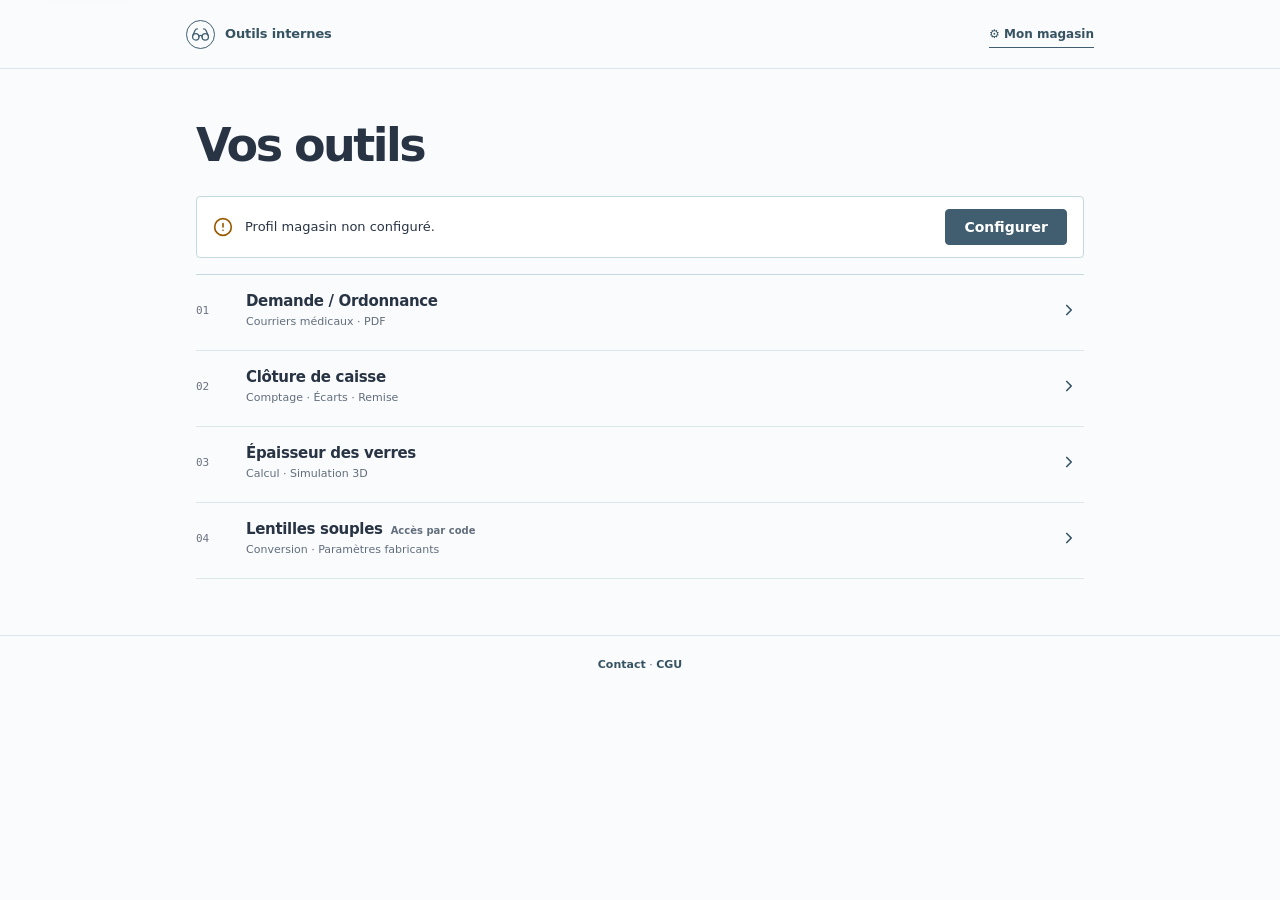
<file: index.html>
<!DOCTYPE html>
<html lang="fr">
<head>
  <meta charset="UTF-8">
  <meta http-equiv="Content-Security-Policy" content="default-src 'none'; script-src 'self' 'unsafe-inline' https://script.google.com https://script.googleusercontent.com https://gc.zgo.at; style-src 'self' 'unsafe-inline'; font-src 'self'; img-src 'self' data: https://j-rbs-hub.goatcounter.com; connect-src 'self' https://j-rbs-hub.goatcounter.com https://api.emailjs.com; base-uri 'none'; form-action 'none'; object-src 'none'">
  <meta name="viewport" content="width=device-width, initial-scale=1.0">
  <title>Outils internes</title>
  <link rel="icon" href="assets/favicon.svg" type="image/svg+xml">
  <meta name="theme-color" content="#FAFBFC">
  <link rel="stylesheet" href="assets/css/hub.css">
  <link rel="stylesheet" href="assets/css/repertoire.css">
  <style>
    /* QA-04 — Message non bloquant sous un champ de formulaire. */
    .field__msg {
      display: none;
      margin-top: 6px;
      font-size: var(--fs-sm);
      line-height: 1.4;
      color: var(--blue-800, #14527F);
    }
    .field__msg.is-shown { display: block; }

    /* Rubriques de la configuration magasin : les guides ne figurent plus sur l'accueil. */
    .settings-group-heading {
      margin: 16px 0 14px;
      font-size: 13px;
      color: #354e42;
      font-weight: 700;
      letter-spacing: -.015em;
    }
    .settings-group-heading--divider {
      border-top: 1px solid #d7dbd3;
      padding-top: 19px;
      margin: 21px 0 3px;
    }
    .settings-group-desc { font-size: 12px; color: #59685e; line-height: 1.5; }
    .sync-section:first-of-type { margin-top: 12px; }
    .sync-desc a { text-underline-offset: 3px; }
  </style>
  <link rel="stylesheet" href="assets/css/theme-bleu-gris.css">
</head>
<body>

  <a class="skip-link" href="#outils">Aller aux outils</a>

  <!-- ── FILIGRANE OPTIQUE (décoratif, non interactif) ──
       Motifs « lunettes » très estompés et immobiles : l'identité du métier
       reste posée derrière la page sans rien animer en permanence. Même tracé
       que la marque et que la favicon — un seul dessin de lunettes dans tout le
       site, à trois échelles. -->
  <div class="optic" aria-hidden="true">
    <!-- Deux motifs seulement, et cantonnés à la bande d'accueil : posés en
         pixels et non en pourcentage de hauteur, ils ne descendent jamais
         derrière la grille d'outils, où ils traversaient les cartes. -->
    <div class="m" style="left:4vw; top:190px; --w:150px; --r:-9deg;">
      <svg viewBox="0 0 24 24">
        <circle cx="6" cy="15" r="4"/><circle cx="18" cy="15" r="4"/>
        <path d="M14 15a2 2 0 0 0-2-2 2 2 0 0 0-2 2"/>
        <path d="M2.5 13 5 7c.7-1.3 1.4-2 3-2"/>
        <path d="M21.5 13 19 7c-.7-1.3-1.5-2-3-2"/>
      </svg>
    </div>
    <div class="m" style="left:96vw; top:140px; --w:140px; --r:7deg;">
      <svg viewBox="0 0 24 24">
        <rect x="2" y="10" width="9" height="9" rx="2.5"/>
        <rect x="13" y="10" width="9" height="9" rx="2.5"/>
        <path d="M13 13.5a2 2 0 0 0-2-2 2 2 0 0 0-2 2"/>
      </svg>
    </div>
  </div>

  <!-- ── BARRE SUPÉRIEURE ──
       Identité du magasin à gauche, actions transverses à droite. Collante :
       « Mon magasin » reste atteignable depuis toutes les sections du hub. -->
  <header class="topbar">
    <div class="topbar__inner">
      <div class="brand">
        <!-- Marque : la paire de lunettes se trace au premier chargement de la
             session (mise au point), puis se rejoue au survol de la marque.
             Au repos elle est entièrement visible — l'animation redessine, elle
             ne conditionne jamais l'affichage. -->
        <span class="brand__mark" id="brand-mark" aria-hidden="true">
          <svg viewBox="0 0 24 24">
            <path class="bm-temple bm-temple--l" pathLength="100" d="M2.5 13 5 7c.7-1.3 1.4-2 3-2"/>
            <path class="bm-temple bm-temple--r" pathLength="100" d="M21.5 13 19 7c-.7-1.3-1.5-2-3-2"/>
            <circle class="bm-lens bm-lens--l" pathLength="100" cx="6" cy="15" r="4"/>
            <circle class="bm-lens bm-lens--r" pathLength="100" cx="18" cy="15" r="4"/>
            <path class="bm-bridge" pathLength="100" d="M14 15a2 2 0 0 0-2-2 2 2 0 0 0-2 2"/>
          </svg>
        </span>
        <span class="brand__txt">
          <span class="brand__name" id="store-name">Outils internes</span>
          <span class="brand__meta" id="store-meta"></span>
        </span>
      </div>
      <nav class="topbar__actions" aria-label="Actions du magasin">
        <button class="store-settings-btn" id="open-settings" type="button">&#9881; Mon magasin</button>
      </nav>
    </div>
  </header>

  <main class="main">

    <section class="hero" aria-label="Accueil">
      <span class="today" id="today" role="img" aria-label="Date du jour">
        <span class="today__base" aria-hidden="true">
          <span class="today__wd" id="eph-wd">&nbsp;</span>
          <span class="today__day" id="eph-day">&nbsp;</span>
          <span class="today__mo" id="eph-mo">&nbsp;</span>
        </span>
        <span class="today__prev" aria-hidden="true">
          <span class="today__wd" id="eph-wd2">&nbsp;</span>
          <span class="today__day" id="eph-day2">&nbsp;</span>
          <span class="today__mo" id="eph-mo2">&nbsp;</span>
        </span>
      </span>
      <div class="hero__txt">
        <h1 class="hero__headline" id="outils">Vos outils</h1>
        <span class="hero__greet" id="welcome-greet" hidden>Bonjour</span>
      </div>
    </section>

    <!-- Paramétrage manquant : l'avis disparaît dès que le nom du magasin est saisi. -->
    <div class="notice notice--setup" id="setup-notice" hidden>
      <svg class="notice__ico" viewBox="0 0 24 24" aria-hidden="true">
        <circle cx="12" cy="12" r="10"/><path d="M12 8v4"/><path d="M12 16h.01"/>
      </svg>
      <span class="notice__txt">
        Profil magasin non configuré.
      </span>
      <button class="btn btn--primary" id="setup-notice-btn" type="button">Configurer</button>
    </div>

    <ul id="tools-grid" role="list">

      <!-- ORDONNANCE — bénéfice : le courrier au médecin part signé, sans
           téléphone ni brouillon manuscrit. Le courrier s'écrit, puis la plume
           passe : le document est prêt à envoyer. -->
      <li class="tool-card" data-tool="ordonnance">
        <span class="tool-card__icon" aria-hidden="true">
          <svg viewBox="0 0 24 24">
            <path d="M20 19.645V20a2 2 0 0 1-2 2H6a2 2 0 0 1-2-2V4a2 2 0 0 1 2-2h8a2.4 2.4 0 0 1 1.704.706l2.516 2.516"/>
            <path d="M14.487 7.858A1 1 0 0 1 14 7V2"/>
            <path class="acc ti-w ti-w--1" pathLength="100" d="M8 11h4.5"/>
            <path class="acc ti-w ti-w--2" pathLength="100" d="M8 14.5h3"/>
            <path class="ti-nib" d="M14.364 13.634a2 2 0 0 0-.506.854l-.837 2.87a.5.5 0 0 0 .62.62l2.87-.837a2 2 0 0 0 .854-.506l4.013-4.009a1 1 0 0 0-3.004-3.004z"/>
          </svg>
        </span>
        <h3 class="tool-card__title">
          <a class="tool-card__link" href="outils/demande-ordonnance/">Demande / Ordonnance</a>
        </h3>
        <p class="tool-card__pitch">
          Courriers médicaux · PDF
        </p>
        <svg class="tool-card__go" viewBox="0 0 24 24" aria-hidden="true">
          <path d="m9 18 6-6-6-6"/>
        </svg>

      </li>

      <!-- CLÔTURE — bénéfice : plus de recomptage ni de calcul à la main.
           Le montant se pose, puis la coche se trace : la caisse est comptée
           et validée pour la journée. -->
      <li class="tool-card" data-tool="caisse">
        <span class="tool-card__icon" aria-hidden="true">
          <svg viewBox="0 0 24 24">
            <path d="M11.748 18H4a2 2 0 0 1-2-2V8a2 2 0 0 1 2-2h16a2 2 0 0 1 2 2v4.875"/>
            <path d="M6 12h.01"/>
            <path d="M18 12h.01"/>
            <circle class="ti-amount" cx="12" cy="12" r="2"/>
            <path class="acc ti-ok" pathLength="100" d="m16 19 2 2 4-4"/>
          </svg>
        </span>
        <h3 class="tool-card__title">
          <a class="tool-card__link" href="outils/cloture-caisse/">Clôture de caisse</a>
        </h3>
        <p class="tool-card__pitch">
          Comptage · Écarts · Remise
        </p>
        <svg class="tool-card__go" viewBox="0 0 24 24" aria-hidden="true">
          <path d="m9 18 6-6-6-6"/>
        </svg>

      </li>

      <!-- ÉPAISSEUR — bénéfice : annoncer la bonne épaisseur avant la commande.
           La coupe du verre, vue de côté : le palet brut concave (bords épais,
           centre mince) se déforme en verre convexe (centre épais, bords
           minces), et revient. À mi-course les deux faces sont parallèles — le
           palet avant surfaçage. C'est l'objet même du calcul : l'épaisseur, et
           où elle se trouve.

           La forme est nue : ni axe optique, ni cote, ni instrument. Elle est
           seule de son jeu à n'avoir aucun élément d'accent, et c'est voulu —
           la silhouette porte les deux états à elle seule.

           Le verre est un aplat, pas un contour : à 28 px un plein donne la
           matière du verre là où un trait de 1,9 ne donne qu'un cerne. Le tracé
           est une seule courbe fermée — deux faces bombées reliées par les
           bords — et la forme a été redessinée plus large en conséquence : un
           contour ne se remplit pas sans reprendre les proportions.

           Seules les abscisses changent d'un état à l'autre ; la hauteur et la
           structure du chemin restent identiques — condition pour que
           l'interpolation soit possible.

           Le morphage passe par <animate> et non par une animation CSS : la
           propriété « d » n'est pas animable de façon fiable partout, or
           l'essentiel du parc est sous iOS. Le tracé au repos est le palet
           concave, complet : si l'animation ne part jamais, l'icône tient. -->
      <li class="tool-card" data-tool="epaisseur">
        <span class="tool-card__icon" aria-hidden="true">
          <svg viewBox="0 0 24 24">
            <path class="glass" d="M6.5 4C12.55 8 12.55 16 6.5 20L17.5 20C11.45 16 11.45 8 17.5 4Z">
              <animate id="lens-morph" attributeName="d" begin="indefinite" dur="1.15s" fill="remove" calcMode="spline" keyTimes="0;0.5;1" keySplines=".4 0 .2 1;.4 0 .2 1" values="M6.5 4C12.55 8 12.55 16 6.5 20L17.5 20C11.45 16 11.45 8 17.5 4Z;M11.1 4C5.13 8 5.13 16 11.1 20L12.9 20C18.87 16 18.87 8 12.9 4Z;M6.5 4C12.55 8 12.55 16 6.5 20L17.5 20C11.45 16 11.45 8 17.5 4Z"/>
            </path>
          </svg>
        </span>
        <h3 class="tool-card__title">
          <a class="tool-card__link" href="outils/epaisseur-verres/">Épaisseur des verres</a>
        </h3>
        <p class="tool-card__pitch">
          Calcul · Simulation 3D
        </p>
        <svg class="tool-card__go" viewBox="0 0 24 24" aria-hidden="true">
          <path d="m9 18 6-6-6-6"/>
        </svg>

      </li>

      <!-- LENTILLES SOUPLES — bénéfice : le calcul de conversion et le
           rapprochement avec le catalogue fabricant se font seuls, la
           décision reste celle de l'opticien. Icône statique (cercle de la
           lentille, zone optique accentuée au survol par le seul jeton de
           couleur déjà existant) : aucune animation dédiée, pour ne pas
           ajouter de nouvelle règle CSS hors du périmètre de ce ticket. -->
      <li class="tool-card" data-tool="lentilles">
        <span class="tool-card__icon" aria-hidden="true">
          <svg viewBox="0 0 24 24">
            <circle cx="12" cy="12" r="8.5"/>
            <circle class="acc" cx="12" cy="12" r="3"/>
          </svg>
        </span>
        <h3 class="tool-card__title">
          <a class="tool-card__link" href="outils/lentilles-souples/">Lentilles souples</a>
          <span class="tool-card__badge">Accès par code</span>
        </h3>
        <p class="tool-card__pitch">
          Conversion · Paramètres fabricants
        </p>
        <svg class="tool-card__go" viewBox="0 0 24 24" aria-hidden="true">
          <path d="m9 18 6-6-6-6"/>
        </svg>

      </li>

    </ul>


  </main>

  <footer class="site-footer">
    <p>
      <button type="button" class="footer-link" id="open-contact">Contact</button>
      <span aria-hidden="true"> · </span>
      <a class="footer-link" href="cgu/">CGU</a>
    </p>
  </footer>

  <!-- ── MODALE : MON MAGASIN ── -->
  <div class="modal-overlay" id="settings-modal" hidden>
    <div class="modal" role="dialog" aria-modal="true" aria-labelledby="modal-title">
      <h2 class="modal__title" id="modal-title">Mon magasin</h2>
      <p class="modal__hint">
        Coordonnées reprises automatiquement dans les outils. Enregistrées sur ce poste.
      </p>

      <form id="settings-form" novalidate>
        <h3 class="settings-group-heading">Coordonnées du magasin</h3>
        <label class="field">
          <span class="field__lbl">Nom du magasin <span class="field__req">obligatoire</span></span>
          <input type="text" id="f-nom" placeholder="Ex. : Optique du Centre" autocomplete="off" required>
        </label>

        <label class="field">
          <span class="field__lbl">Adresse <span class="field__opt">facultatif</span></span>
          <input type="text" id="f-adresse" placeholder="Centre Commercial…, 34000 Ville" autocomplete="off">
        </label>

        <label class="field">
          <span class="field__lbl">Téléphone <span class="field__opt">facultatif</span></span>
          <input type="text" inputmode="tel" id="f-tel" placeholder="04.00.00.00.00" autocomplete="off">
        </label>

        <label class="field">
          <span class="field__lbl">E-mail <span class="field__opt">facultatif</span></span>
          <input type="text" inputmode="email" id="f-mail" placeholder="contact@votremagasin.fr" autocomplete="off" aria-describedby="f-mail-msg">
          <span class="field__msg" id="f-mail-msg" role="status"></span>
        </label>

        <label class="field">
          <span class="field__lbl">Fond de caisse <span class="field__opt">facultatif</span></span>
          <input type="text" inputmode="decimal" id="f-fond" placeholder="Ex. : 53,80" autocomplete="off" aria-describedby="f-fond-hint">
          <span class="field__msg is-shown" id="f-fond-hint">Réserve laissée en caisse en fin de journée. Sert de valeur par défaut dans la Clôture de caisse.</span>
        </label>

        <div class="settings-group-heading settings-group-heading--divider" role="heading" aria-level="3">Paramètres</div>
        <p class="settings-group-desc">Synchronisation et sauvegarde du magasin, au choix.</p>
        <div class="sync-section">
          <p class="sync-title">Synchroniser plusieurs postes</p>
          <p class="sync-desc">
            Paramètres partagés avec Google Drive.
            <a href="docs/sync-drive/" target="_blank" rel="noopener noreferrer">Lire la procédure de synchronisation</a>.
          </p>
          <label class="field">
            <span class="field__lbl">URL de synchronisation</span>
            <input type="url" id="f-sync" placeholder="https://script.google.com/macros/s/…/exec" autocomplete="off">
          </label>
          <div class="sync-actions">
            <button type="button" class="btn btn--ghost" id="pull-sync">Récupérer depuis le Drive</button>
            <span class="sync-status" id="sync-status" role="status"></span>
          </div>
        </div>

        <div class="sync-section">
          <p class="sync-title">Sauvegarder par fichier</p>
          <p class="sync-desc">
            Export et restauration manuels.
            <a href="docs/sauvegarde-fichier/" target="_blank" rel="noopener noreferrer">Lire la procédure de sauvegarde</a>.
          </p>
          <div class="sync-actions">
            <button type="button" class="btn btn--ghost" id="backup-save">Sauvegarder dans un fichier</button>
            <button type="button" class="btn btn--ghost" id="backup-restore-btn">Restaurer un fichier…</button>
            <input type="file" id="backup-file" accept="application/json,.json" hidden>
          </div>
          <span class="sync-status" id="backup-status" role="status"></span>
        </div>

        <div class="modal__actions">
          <button type="button" class="btn btn--ghost" id="cancel-settings">Annuler</button>
          <button type="submit" class="btn btn--primary">Enregistrer</button>
        </div>
      </form>
    </div>
  </div>

  <!-- ── MODALE : CONTACT ──
       Même fonctionnement que le formulaire du CV : le message part en un clic
       par EmailJS, sans ouvrir de messagerie. Le champ Email sert d'adresse de
       réponse. -->
  <div class="modal-overlay" id="contact-modal" hidden>
    <div class="modal" role="dialog" aria-modal="true" aria-labelledby="contact-title">

      <div class="c-step" id="c-step-write">
        <h2 class="modal__title" id="contact-title">Me contacter</h2>
        <p class="modal__hint">Un problème, une idée ou une question sur ces outils&nbsp;? Écrivez ici, je vous réponds par e-mail.</p>

        <form id="contact-form" novalidate>
          <label class="field">
            <span class="field__lbl">Nom</span>
            <input type="text" id="c-nom" name="from_name" autocomplete="name" maxlength="100" required>
          </label>

          <label class="field">
            <span class="field__lbl">Email</span>
            <input type="email" id="c-email" name="from_email" autocomplete="email" maxlength="150" required>
          </label>

          <fieldset class="c-set" id="c-tools">
            <legend class="field__lbl">Outil concerné <span class="c-opt">facultatif</span></legend>
            <div class="c-chips">
              <label class="c-chip"><input type="checkbox" value="Page d'accueil"><span>Page d'accueil</span></label>
              <label class="c-chip"><input type="checkbox" value="Demande / Ordonnance"><span>Demande / Ordonnance</span></label>
              <label class="c-chip"><input type="checkbox" value="Clôture de caisse"><span>Clôture de caisse</span></label>
              <label class="c-chip"><input type="checkbox" value="Épaisseur des verres"><span>Épaisseur des verres</span></label>
              <label class="c-chip"><input type="checkbox" value="Lentilles souples"><span>Lentilles souples</span></label>
            </div>
          </fieldset>

          <label class="field">
            <span class="field__lbl">Message</span>
            <textarea id="c-message" name="message" rows="5" maxlength="2000" required></textarea>
          </label>

          <p class="c-error" id="c-msg" role="alert"></p>
          <div class="c-fail" id="c-fail" hidden>
            <p>Vous pouvez aussi écrire directement à <strong class="c-dest" id="c-dest"></strong>.</p>
            <button type="button" class="btn btn--ghost c-btn" id="c-copy-msg">Copier le message</button>
            <span class="c-copied" id="c-copied" role="status"></span>
          </div>

          <div class="modal__actions">
            <button type="button" class="btn btn--ghost" id="cancel-contact">Annuler</button>
            <button type="submit" class="btn btn--primary" id="c-submit">Envoyer</button>
          </div>
        </form>
      </div>

      <div class="c-step" id="c-step-done" hidden>
        <h2 class="modal__title" id="c-done-title" tabindex="-1">Message envoyé</h2>
        <p class="modal__hint">Merci. La réponse arrivera à <strong class="c-dest" id="c-reply-to"></strong>.</p>
        <div class="modal__actions">
          <button type="button" class="btn btn--primary" id="c-done">Fermer</button>
        </div>
      </div>

    </div>
  </div>

  <script>
    /* ── Retour arrière : une couche ouverte se ferme sur le geste retour ────────
       Sur Android, le bouton retour du système rejoue l'historique. Une couche
       ouverte — modale, feuille, assistant — n'y figurant pas, l'appui quittait la
       page entière au lieu de refermer la couche, et la saisie en cours partait
       avec elle.

       Chaque ouverture empile donc une entrée d'historique, et la fermeture la
       consomme. Rien n'est intercepté : c'est le navigateur qui dépile, on se
       contente d'écouter `popstate`. Le bouton de fermeture, la touche Échap et le
       clic sur le fond passent par le même chemin, de sorte que le geste du système
       et celui de l'interface aboutissent au même endroit.

       Ce bloc est identique dans index.html, outils/demande-ordonnance/index.html
       et outils/epaisseur-verres/index.html : les outils sont autonomes par
       construction, donc il est recopié plutôt qu'importé, et
       tests/navigation-retour.test.mjs vérifie que les copies ne divergent pas.
       Le raisonnement complet est dans docs/navigation-retour.md. */
    var Couches = (function () {
      var pile = [];
      var aIgnorer = 0;   // dépilages provoqués par nous, donc déjà traités

      window.addEventListener('popstate', function () {
        if (aIgnorer > 0) { aIgnorer -= 1; return; }
        var couche = pile.pop();
        if (couche) { couche.fermer(); }
      });

      /* Rechargement pendant qu'une couche était ouverte : l'entrée empilée
         survit, la couche non. Sans ce rattrapage, le premier appui sur retour
         tomberait dans le vide — et un appui qui ne fait rien se lit comme une
         application bloquée. */
      if (window.history.state && window.history.state.hubCouche) {
        try { window.history.back(); } catch (e) { /* historique indisponible */ }
      }

      /* Une traversée d'historique ne lève qu'un seul `popstate`, quelle que soit
         sa profondeur : on n'en ignore donc qu'un par appel, pas un par entrée. */
      function traverser(entrees) {
        if (!entrees) { return; }
        aIgnorer += 1;
        try { window.history.go(-entrees); } catch (e) { aIgnorer -= 1; }
      }

      return {
        /* `fermer` est la fonction qui remet réellement l'interface en état. */
        ouvrir: function (nom, fermer) {
          var empile = false;
          try { window.history.pushState({ hubCouche: nom }, ''); empile = true; }
          catch (e) { empile = false; }
          pile.push({ nom: nom, fermer: fermer, empile: empile });
        },

        /* Fermeture demandée par l'interface. On ferme d'abord — l'ordre des
           opérations reste celui d'avant l'historique — puis on consomme l'entrée
           empilée. Sans entrée empilée, parce que pushState a été refusé, on ferme
           quand même : mieux vaut une couche sans historique qu'une couche
           captive. Renvoie `true` si une couche a bien été fermée. */
        fermer: function () {
          var couche = pile.pop();
          if (!couche) { return false; }
          couche.fermer();
          traverser(couche.empile ? 1 : 0);
          return true;
        },

        /* Fermeture d'une couche et de tout ce qui a été empilé au-dessus d'elle —
           un assistant qu'on quitte d'un coup. Seule la fermeture de la couche
           nommée est jouée : rejouer celles du dessus ferait repasser par les
           étapes qu'on est précisément en train d'abandonner. */
        fermerJusqua: function (nom) {
          var i, profondeur = -1, entrees = 0, retirees;
          for (i = pile.length - 1; i >= 0; i -= 1) {
            if (pile[i].nom === nom) { profondeur = i; break; }
          }
          if (profondeur < 0) { return false; }
          retirees = pile.splice(profondeur);
          for (i = 0; i < retirees.length; i += 1) {
            if (retirees[i].empile) { entrees += 1; }
          }
          retirees[0].fermer();
          traverser(entrees);
          return true;
        },

        ouverte: function () { return pile.length > 0; }
      };
    })();

    var LS_PROFIL = 'profil-magasin-v1';
    var LS_SYNC   = 'sync-url-v1';
    var LS_SYNC_PENDING = 'sync-pending-v1';   // marque un envoi Drive échoué (profil local plus récent non synchronisé)
    var LS_RESERVE = 'cloture-fond-v1';
    var LS_FOND_CIBLE = 'cloture-fond-cible-v1';
    var LS_CAISSE = 'cloture-caisse-v1';
    var LS_JOUR   = 'hub-jour-v1';             // dernier jour où l'éphéméride a tourné
    var SS_INTRO  = 'hub-intro-v1';            // lecture unique des icônes dans cette session
    var HISTORY_DAYS = 15;

    function loadProfil() {
      try { return JSON.parse(localStorage.getItem(LS_PROFIL) || '{}') || {}; }
      catch (e) { return {}; }
    }

    /* Sécurité : ne conserver que des champs connus du profil (anti-injection à l'import).
       nom/adresse/tel/mail = chaînes ; fond = nombre >= 0 (réserve de caisse par défaut), sinon omis. */
    function sanitizeProfil(p) {
      if (!p || typeof p !== 'object') { return {}; }
      function s(v) { return typeof v === 'string' ? v : (v == null ? '' : String(v)); }
      var out = { nom: s(p.nom), adresse: s(p.adresse), tel: s(p.tel), mail: s(p.mail) };
      var f = (typeof p.fond === 'number') ? p.fond
            : parseFloat(String(p.fond == null ? '' : p.fond).replace(',', '.'));
      if (typeof f === 'number' && isFinite(f) && f >= 0) { out.fond = f; }
      return out;
    }

    function isConfigured(p) {
      return !!((p.nom || '').trim());
    }

    function syncUrl() {
      return (localStorage.getItem(LS_SYNC) || '').trim();
    }

    function renderHeader() {
      var p = loadProfil();
      var nameEl = document.getElementById('store-name');
      var metaEl = document.getElementById('store-meta');
      var notice = document.getElementById('setup-notice');

      var nom = (p.nom || '').trim();
      nameEl.textContent = nom || 'Outils internes';

      // La barre est compacte : adresse et téléphone tiennent sur une seule ligne,
      // séparés par un point médian plutôt qu'empilés.
      var metaParts = [];
      if ((p.adresse || '').trim()) { metaParts.push(p.adresse.trim()); }
      if ((p.tel || '').trim()) { metaParts.push('Tél : ' + p.tel.trim()); }
      metaEl.textContent = metaParts.join(' · ');

      notice.hidden = isConfigured(p);
    }

    function fillForm(p) {
      document.getElementById('f-nom').value = p.nom || '';
      document.getElementById('f-adresse').value = p.adresse || '';
      document.getElementById('f-tel').value = p.tel || '';
      document.getElementById('f-mail').value = p.mail || '';
      document.getElementById('f-fond').value = (typeof p.fond === 'number') ? String(p.fond).replace('.', ',') : '';
    }

    var modalTrigger = null;   // QA-02 : mémorise le bouton ayant ouvert la modale

    /* QA-02 — Liste des éléments focalisables actuellement visibles dans la modale. */
    function modalFocusables() {
      var modal = document.getElementById('settings-modal');
      var sel = 'a[href], button:not([disabled]), input:not([disabled]):not([type="hidden"]), ' +
                'select:not([disabled]), textarea:not([disabled])';
      return Array.prototype.slice.call(modal.querySelectorAll(sel)).filter(function (el) {
        return el.offsetWidth > 0 || el.offsetHeight > 0 || el === document.activeElement;
      });
    }

    function openModal(e) {
      // QA-02 : retient le déclencheur pour lui rendre le focus à la fermeture.
      modalTrigger = (e && e.currentTarget) || document.activeElement || null;
      fillForm(loadProfil());
      document.getElementById('f-sync').value = syncUrl();
      setStatus('');
      setBackupStatus('');
      setMailMsg('');
      document.getElementById('settings-modal').hidden = false;
      document.body.style.overflow = 'hidden';   // QA-03 : verrouille le scroll d'arrière-plan
      document.getElementById('f-nom').focus();
      // Le geste retour d'Android referme la modale au lieu de quitter le hub.
      Couches.ouvrir('reglages', closeModal);
    }

    /* Fermeture demandée par l'interface : on dépile, et c'est `popstate` qui
       appellera `closeModal`. Les deux gestes suivent ainsi le même chemin. */
    function demanderFermetureModal() {
      if (document.getElementById('settings-modal').hidden) { return; }
      Couches.fermer();
    }

    function closeModal() {
      var modal = document.getElementById('settings-modal');
      if (modal.hidden) { return; }
      modal.hidden = true;
      document.body.style.overflow = '';         // QA-03 : rétablit le scroll
      // QA-02 : redonne le focus au bouton d'origine.
      if (modalTrigger && typeof modalTrigger.focus === 'function') { modalTrigger.focus(); }
      modalTrigger = null;
    }

    /* QA-02 — Confinement du focus (Tab / Maj+Tab cyclent dans la modale). */
    function trapFocus(e) {
      if (e.key !== 'Tab') { return; }
      if (document.getElementById('settings-modal').hidden) { return; }
      var foc = modalFocusables();
      if (!foc.length) { return; }
      var first = foc[0];
      var last = foc[foc.length - 1];
      var active = document.activeElement;
      if (e.shiftKey) {
        if (active === first || !document.getElementById('settings-modal').contains(active)) {
          e.preventDefault();
          last.focus();
        }
      } else if (active === last) {
        e.preventDefault();
        first.focus();
      }
    }

    /* QA-04 — Message non bloquant sous le champ e-mail. */
    function setMailMsg(msg) {
      var el = document.getElementById('f-mail-msg');
      if (!el) { return; }
      el.textContent = msg || '';
      if (msg) { el.classList.add('is-shown'); }
      else { el.classList.remove('is-shown'); }
    }

    /* QA-04 — Validation souple : vide = valide ; sinon contrôle minimal. */
    function isPlausibleEmail(v) {
      return /^[^\s@]+@[^\s@]+\.[^\s@]+$/.test(v);
    }

    /* ── Synchronisation Google Drive via Apps Script (JSONP, sans CORS) ── */
    function setStatus(msg, ok) {
      var el = document.getElementById('sync-status');
      el.textContent = msg || '';
      el.className = 'sync-status' + (ok === true ? ' ok' : ok === false ? ' err' : '');
    }

    /* Sécurité : n'autoriser que les endpoints Apps Script HTTPS officiels pour la synchro JSONP.
       Seul l'identifiant de déploiement est retenu ; l'URL réellement chargée est reconstruite
       à partir de littéraux (cf. jsonp), donc aucune saisie ne peut détourner l'hôte ni le chemin. */
    var SYNC_PREFIXE = 'https://script.google.com/macros/s/';
    var SYNC_SUFFIXE = '/exec';
    var SYNC_ID = /^https:\/\/script\.google\.com\/macros\/s\/([A-Za-z0-9_-]{1,200})\/exec\/?$/;

    function syncEndpointId(u) {
      var brut = String(u == null ? '' : u).trim().split('#')[0].split('?')[0];
      var m = SYNC_ID.exec(brut);
      return m ? m[1] : '';
    }

    function isValidSyncUrl(u) {
      return syncEndpointId(u) !== '';
    }

    function jsonp(id, params, cb) {
      var name = 'cb_' + Date.now() + '_' + Math.floor(Math.random() * 1e6);
      var s = document.createElement('script');
      var done = false;
      var timer = setTimeout(function () { if (!done) { finish({ ok: false, error: 'délai dépassé' }); } }, 15000);
      function finish(res) {
        done = true;
        clearTimeout(timer);
        try { delete window[name]; } catch (e) { window[name] = undefined; }
        if (s.parentNode) { s.parentNode.removeChild(s); }
        cb(res);
      }
      window[name] = function (res) { finish(res); };
      s.onerror = function () { finish({ ok: false, error: 'réseau' }); };
      var q = [];
      for (var k in params) { if (params.hasOwnProperty(k)) { q.push(encodeURIComponent(k) + '=' + encodeURIComponent(params[k])); } }
      q.push('callback=' + name);
      /* Hôte et chemin sont des littéraux ; seul l'identifiant de déploiement,
         déjà filtré par syncEndpointId, est inséré (et ré-encodé par précaution). */
      s.src = SYNC_PREFIXE + encodeURIComponent(id) + SYNC_SUFFIXE + '?' + q.join('&');
      document.body.appendChild(s);
    }

    function syncPush(profil, onDone) {
      function done(ok) { if (typeof onDone === 'function') { onDone(ok); } }
      var url = syncUrl();
      if (!url) { done(true); return; }
      var id = syncEndpointId(url);
      if (!id) { setStatus('URL de synchronisation invalide (attendu : https://script.google.com/macros/s/…/exec).', false); done(false); return; }
      // Marque l'envoi comme « en attente » : tant qu'il n'a pas réussi, le profil local est plus récent
      // que le Drive et ne doit pas être écrasé par un syncPull silencieux (cf. syncPull).
      localStorage.setItem(LS_SYNC_PENDING, '1');
      setStatus('Envoi vers le Drive…');
      jsonp(id, { action: 'save', data: JSON.stringify(profil) }, function (res) {
        if (res && res.ok) {
          localStorage.removeItem(LS_SYNC_PENDING);
          setStatus('Enregistré sur le Drive ✓', true);
          done(true);
        } else {
          setStatus('Échec de l’envoi vers le Drive. Vos informations restent enregistrées sur cet appareil ; réessayez plus tard.', false);
          done(false);
        }
      });
    }

    function syncPull(silent) {
      var url = syncUrl();
      if (!url) { if (!silent) { setStatus('Renseignez d’abord l’URL de synchronisation.', false); } return; }
      var id = syncEndpointId(url);
      if (!id) { if (!silent) { setStatus('URL de synchronisation invalide (attendu : https://script.google.com/macros/s/…/exec).', false); } return; }
      // Ne pas écraser silencieusement au chargement un profil local non encore synchronisé
      // (un envoi précédent a échoué) : cela ferait perdre les dernières modifications.
      if (silent && localStorage.getItem(LS_SYNC_PENDING)) { return; }
      if (!silent) { setStatus('Récupération depuis le Drive…'); }
      jsonp(id, { action: 'load' }, function (res) {
        if (res && res.ok && res.data) {
          try {
            var p = JSON.parse(res.data);
            p = sanitizeProfil(p);
            localStorage.setItem(LS_PROFIL, JSON.stringify(p));
            fillForm(p);
            renderHeader();
            renderWelcome();
            if (!silent) { setStatus('Profil récupéré depuis le Drive ✓', true); }
          } catch (e) {
            if (!silent) { setStatus('Données du Drive illisibles.', false); }
          }
        } else if (res && res.ok) {
          if (!silent) { setStatus('Aucun profil enregistré sur le Drive pour le moment.'); }
        } else {
          if (!silent) { setStatus('Échec de la récupération.', false); }
        }
      });
    }

    document.getElementById('settings-form').addEventListener('submit', function (e) {
      e.preventDefault();
      var nomEl = document.getElementById('f-nom');
      if (!nomEl.value.trim()) { nomEl.focus(); return; }

      // Une URL de synchro saisie mais invalide bloque l'enregistrement : on garde la modale
      // ouverte, on affiche l'erreur et on focalise le champ — sans jamais pousser vers une
      // ancienne URL ni fermer la modale (l'erreur ne serait alors plus visible).
      var syncEl = document.getElementById('f-sync');
      var syncVal = syncEl.value.trim();
      if (syncVal && !isValidSyncUrl(syncVal)) {
        setStatus('URL de synchronisation invalide (attendu : https://script.google.com/macros/s/…/exec).', false);
        syncEl.focus();
        return;
      }

      // QA-04 : l'e-mail douteux n'empêche jamais l'enregistrement du profil.
      // On le sauvegarde tel quel et on affiche un simple avertissement.
      var mail = document.getElementById('f-mail').value.trim();
      setMailMsg(mail && !isPlausibleEmail(mail)
        ? 'Adresse e-mail inhabituelle, enregistrée telle quelle. Vérifiez-la si besoin.'
        : '');
      var fondRaw = document.getElementById('f-fond').value.trim();
      var fond = fondRaw === '' ? null : parseFloat(fondRaw.replace(',', '.'));
      var profil = {
        nom: nomEl.value.trim(),
        adresse: document.getElementById('f-adresse').value.trim(),
        tel: document.getElementById('f-tel').value.trim(),
        mail: mail
      };
      if (fond !== null && isFinite(fond) && fond >= 0) { profil.fond = fond; }
      localStorage.setItem(LS_PROFIL, JSON.stringify(profil));
      localStorage.setItem(LS_SYNC, syncVal);
      renderHeader();
      renderWelcome();

      if (syncVal) {
        // Synchro configurée : ne fermer la modale qu'une fois le résultat connu, pour que
        // l'échec éventuel de l'envoi reste visible (#sync-status est dans la modale).
        syncPush(profil, function (ok) { if (ok) { demanderFermetureModal(); } });
      } else {
        demanderFermetureModal();
      }
    });

    document.getElementById('pull-sync').addEventListener('click', function () {
      var syncEl = document.getElementById('f-sync');
      var syncVal = syncEl.value.trim();
      // URL invalide : ne pas interroger l'ancienne URL, afficher l'erreur et focaliser le champ.
      if (syncVal && !isValidSyncUrl(syncVal)) {
        setStatus('URL de synchronisation invalide (attendu : https://script.google.com/macros/s/…/exec).', false);
        syncEl.focus();
        return;
      }
      localStorage.setItem(LS_SYNC, syncVal);
      syncPull(false);
    });

    document.getElementById('open-settings').addEventListener('click', openModal);
    document.getElementById('setup-notice-btn').addEventListener('click', openModal);
    document.getElementById('cancel-settings').addEventListener('click', demanderFermetureModal);
    document.getElementById('settings-modal').addEventListener('click', function (e) {
      if (e.target === this) { demanderFermetureModal(); }
    });
    document.addEventListener('keydown', function (e) {
      if (e.key === 'Escape') { demanderFermetureModal(); return; }
      trapFocus(e);   // QA-02 : confine le focus tant que la modale est ouverte
    });

    /* ── Sauvegarde / Restauration de tout le magasin (un seul fichier) ──
       Toutes les pages partagent le même origine GitHub Pages : le hub peut donc
       lire/écrire les clés du profil ET de l'outil caisse. Rien ne quitte le
       navigateur, sauf si l'utilisateur dépose lui-même le fichier quelque part. */
    function readJSON(key, fallback) {
      try { var v = localStorage.getItem(key); return v == null ? fallback : JSON.parse(v); }
      catch (e) { return fallback; }
    }

    function capHistory(data) {
      if (!Array.isArray(data)) { return []; }
      var byDate = {};
      data.forEach(function (e) {
        // Rejette les entrées mal formées (fichier de sauvegarde forgé ou corrompu) : sans un
        // « comptage » numérique, l'affichage de l'historique planterait dans la Clôture de caisse.
        if (!e || typeof e.date !== 'string' || !e.date ||
            typeof e.comptage !== 'number' || !isFinite(e.comptage)) { return; }
        var prev = byDate[e.date];
        if (!prev || (e.ts || 0) >= (prev.ts || 0)) { byDate[e.date] = e; }
      });
      var arr = Object.keys(byDate).map(function (k) { return byDate[k]; });
      arr.sort(function (a, b) { return (b.ts || 0) - (a.ts || 0); });
      return arr.slice(0, HISTORY_DAYS);
    }

    function setBackupStatus(msg, ok) {
      var el = document.getElementById('backup-status');
      if (!el) { return; }
      el.textContent = msg || '';
      el.className = 'sync-status' + (ok === true ? ' ok' : ok === false ? ' err' : '');
    }

    function doBackup() {
      var reserveRaw = localStorage.getItem(LS_RESERVE);
      var fondCibleRaw = localStorage.getItem(LS_FOND_CIBLE);
      var bundle = {
        app: 'hub-magasin',
        version: 1,
        exportedAt: new Date().toISOString(),
        profil: loadProfil(),
        reserve: reserveRaw == null ? null : (parseFloat(reserveRaw) || 0),
        fondCible: fondCibleRaw == null ? null : (parseFloat(fondCibleRaw) || 0),
        caisse: capHistory(readJSON(LS_CAISSE, []))
      };
      var nom = (loadProfil().nom || 'magasin').trim().toLowerCase()
        .replace(/[^a-z0-9]+/g, '-').replace(/^-+|-+$/g, '') || 'magasin';
      var d = new Date();
      var stamp = d.getFullYear() + '-' + ('0' + (d.getMonth() + 1)).slice(-2) + '-' + ('0' + d.getDate()).slice(-2);
      var blob = new Blob([JSON.stringify(bundle, null, 2)], { type: 'application/json' });
      var url = URL.createObjectURL(blob);
      var a = document.createElement('a');
      a.href = url;
      a.download = 'sauvegarde-magasin-' + nom + '-' + stamp + '.json';
      document.body.appendChild(a);
      a.click();
      document.body.removeChild(a);
      setTimeout(function () { URL.revokeObjectURL(url); }, 1000);
      setBackupStatus('Sauvegarde téléchargée ✓', true);
    }

    function doRestore(file) {
      var reader = new FileReader();
      reader.onload = function () {
        var bundle;
        try { bundle = JSON.parse(reader.result); }
        catch (e) { setBackupStatus('Fichier illisible (format invalide).', false); return; }
        if (!bundle || bundle.app !== 'hub-magasin') {
          setBackupStatus('Ce fichier n’est pas une sauvegarde du magasin.', false);
          return;
        }
        if (bundle.profil && typeof bundle.profil === 'object') {
          var cleanProfil = sanitizeProfil(bundle.profil);
          localStorage.setItem(LS_PROFIL, JSON.stringify(cleanProfil));
          fillForm(cleanProfil);
          renderHeader();
          renderWelcome();
        }
        var reserve = typeof bundle.reserve === 'number' ? bundle.reserve : bundle.fond;
        if (typeof reserve === 'number') {
          localStorage.setItem(LS_RESERVE, reserve);
        }
        if (typeof bundle.fondCible === 'number') {
          localStorage.setItem(LS_FOND_CIBLE, bundle.fondCible);
        }
        if (Array.isArray(bundle.caisse)) {
          var local = readJSON(LS_CAISSE, []);
          var merged = capHistory((Array.isArray(local) ? local : []).concat(bundle.caisse));
          localStorage.setItem(LS_CAISSE, JSON.stringify(merged));
        }
        setBackupStatus('Sauvegarde restaurée ✓ : profil et paramètres de caisse remplacés, historique fusionné.', true);
      };
      reader.onerror = function () { setBackupStatus('Impossible de lire le fichier.', false); };
      reader.readAsText(file);
    }

    document.getElementById('backup-save').addEventListener('click', doBackup);
    document.getElementById('backup-restore-btn').addEventListener('click', function () {
      document.getElementById('backup-file').click();
    });
    document.getElementById('backup-file').addEventListener('change', function () {
      if (this.files && this.files[0]) { doRestore(this.files[0]); }
      this.value = '';
    });

    /* ── Accueil : salutation selon l'heure + éphéméride du jour ──
       L'éphéméride ne se retourne qu'au premier chargement d'une nouvelle
       journée : le mouvement rend compte d'un changement réel (la page du
       calendrier a tourné) au lieu de rejouer à chaque ouverture. */
    var JOURS = ['Dim', 'Lun', 'Mar', 'Mer', 'Jeu', 'Ven', 'Sam'];
    var MOIS  = ['Janv', 'Févr', 'Mars', 'Avr', 'Mai', 'Juin',
                 'Juil', 'Août', 'Sept', 'Oct', 'Nov', 'Déc'];

    function setTxt(id, v) { var el = document.getElementById(id); if (el) { el.textContent = v; } }

    function renderWelcome() {
      var now = new Date();
      var h = now.getHours();
      var greet = h < 6 ? 'Bonne nuit' : h < 12 ? 'Bonjour' : h < 18 ? 'Bon après-midi' : 'Bonsoir';
      var nom = (loadProfil().nom || '').trim();
      var g = document.getElementById('welcome-greet');
      if (g) { g.textContent = nom ? greet + ', ' + nom : greet; }

      // La vignette est annoncée d'un bloc aux lecteurs d'écran (« mardi
      // 6 août ») plutôt qu'en trois fragments illisibles.
      var tuile = document.getElementById('today');
      if (tuile) {
        tuile.setAttribute('aria-label', now.toLocaleDateString('fr-FR', {
          weekday: 'long', day: 'numeric', month: 'long'
        }));
      }

      var hier = new Date(now.getTime() - 86400000);
      setTxt('eph-wd', JOURS[now.getDay()]);
      setTxt('eph-day', String(now.getDate()));
      setTxt('eph-mo', MOIS[now.getMonth()]);
      setTxt('eph-wd2', JOURS[hier.getDay()]);
      setTxt('eph-day2', String(hier.getDate()));
      setTxt('eph-mo2', MOIS[hier.getMonth()]);
    }

    /* Clé de jour (jj/mm/aaaa) pour détecter un changement de date. */
    function jourKey(d) {
      return d.toLocaleDateString('fr-FR', { day: '2-digit', month: '2-digit', year: 'numeric' });
    }

    /* ── Coupe du verre : concave ↔ convexe ──
       Les trois autres icônes s'animent en CSS au survol. Celle-ci déforme un
       tracé, ce que le CSS ne fait pas de façon fiable partout : le morphage
       est confié à <animate>, qu'on déclenche ici.

       Deux garde-fous : la préférence de mouvement réduit est vérifiée à chaque
       lecture (et non une fois au chargement), et l'absence de beginElement
       n'est pas une erreur — l'icône reste alors sur son tracé au repos, qui
       est un dessin complet. */
    function playLens() {
      var a = document.getElementById('lens-morph');
      if (!a || typeof a.beginElement !== 'function') { return; }
      if (window.matchMedia('(prefers-reduced-motion: reduce)').matches) { return; }
      try { a.beginElement(); } catch (e) { /* SMIL indisponible : rien à faire */ }
    }

    var lensCard = document.querySelector('.tool-card[data-tool="epaisseur"]');
    if (lensCard) {
      // pointerenter, pas mouseover : une seule lecture à l'entrée du pointeur,
      // et rien du tout au doigt, où le survol n'existe pas.
      lensCard.addEventListener('pointerenter', playLens);
      lensCard.addEventListener('focusin', playLens);
    }

    /* ── Lecture unique des animations d'icône ──
       Le survol les rejoue à la demande sur un ordinateur ; au doigt, il n'y a
       pas de survol. On les joue donc une fois par session, jamais en boucle. */
    function playIntro() {
      if (window.matchMedia('(prefers-reduced-motion: reduce)').matches) { return; }
      var seen = false;
      try { seen = sessionStorage.getItem(SS_INTRO) === '1'; } catch (e) { seen = true; }
      if (seen) { return; }
      try { sessionStorage.setItem(SS_INTRO, '1'); } catch (e) { /* mode privé : on joue quand même */ }

      // La marque ouvre la séquence : la paire de lunettes se trace, puis les
      // cartes s'allument l'une après l'autre.
      var mark = document.getElementById('brand-mark');
      if (mark) {
        mark.classList.add('mark-play');
        setTimeout(function () { mark.classList.remove('mark-play'); }, 1000);
      }

      var cards = Array.prototype.slice.call(document.querySelectorAll('.tool-card:not(.tool-card--soon)'));
      cards.forEach(function (card, i) {
        setTimeout(function () {
          if (card.dataset.tool === 'epaisseur') { playLens(); return; }
          card.classList.add('icon-play');
          setTimeout(function () { card.classList.remove('icon-play'); }, 1100);
        }, 240 + i * 90);
      });
    }

    /* L'éphéméride tourne une page au premier chargement d'une journée nouvelle. */
    function playDayTurn() {
      if (window.matchMedia('(prefers-reduced-motion: reduce)').matches) { return; }
      var today = jourKey(new Date());
      var last;
      try { last = localStorage.getItem(LS_JOUR); } catch (e) { last = today; }
      if (last === today) { return; }
      try { localStorage.setItem(LS_JOUR, today); } catch (e) { /* stockage indisponible */ }
      var el = document.getElementById('today');
      // Sans repère antérieur (première visite), rien à « tourner » : on pose
      // seulement la date du jour.
      if (el && last) { el.classList.add('today--turn'); }
    }

    renderHeader();
    renderWelcome();
    playDayTurn();
    playIntro();
    if (syncUrl()) { syncPull(true); }   // rafraîchit en arrière-plan si la synchro est configurée
  </script>

  <!-- ── MODALE CONTACT : envoi par EmailJS, comme le formulaire du CV ──
       Le message (nom, e-mail, outil, texte, nom du magasin, type d'appareil)
       est transmis à l'API EmailJS, seul service tiers appelé par cette modale,
       puis remis par e-mail. Appel direct à l'API REST plutôt que la
       bibliothèque : aucun script externe à charger, seul `connect-src` est
       ouvert à api.emailjs.com. La clé publique est publique par conception
       (même usage que dans le navigateur avec la bibliothèque officielle). -->
  <script>
    (function contactModal() {
      var EMAILJS_URL = 'https://api.emailjs.com/api/v1.0/email/send';
      var EMAILJS_SERVICE  = 'service_tpynp8t';
      var EMAILJS_TEMPLATE = 'template_k8zwk94';
      var EMAILJS_PUBLIC_KEY = 'XaKCNJspsS14ZNmOl';
      var LS_CONTACT = 'contact-v1';   // nom et e-mail mémorisés sur cet appareil
      // Adresse de repli assemblée à l'exécution : une adresse littérale dans une
      // page publique est ramassée par les robots de collecte.
      var DEST = ['contact', 'panum.fr'].join(String.fromCharCode(64));

      var overlay = document.getElementById('contact-modal');
      var form    = document.getElementById('contact-form');
      if (!overlay || !form) { return; }
      var dialog    = overlay.querySelector('[role="dialog"]');
      var stepWrite = document.getElementById('c-step-write');
      var stepDone  = document.getElementById('c-step-done');
      var openBtn   = document.getElementById('open-contact');
      var cancelBtn = document.getElementById('cancel-contact');
      var submitBtn = document.getElementById('c-submit');
      var nomEl     = document.getElementById('c-nom');
      var emailEl   = document.getElementById('c-email');
      var msgEl     = document.getElementById('c-message');
      var noteEl    = document.getElementById('c-msg');
      var failEl    = document.getElementById('c-fail');
      var copiedEl  = document.getElementById('c-copied');
      var trigger   = null;   // bouton ayant ouvert la modale (focus rendu à la fermeture)
      var envoiEnCours = false;

      document.getElementById('c-dest').textContent = DEST;

      function lireJSON(cle) {
        try { return JSON.parse(localStorage.getItem(cle) || '{}') || {}; }
        catch (err) { return {}; }
      }

      function outilsChoisis() {
        return Array.prototype.slice.call(form.querySelectorAll('#c-tools input:checked'))
          .map(function (c) { return c.value; });
      }

      // Appareil et navigateur, en clair : aide à reproduire un problème.
      function appareil() {
        var ua = navigator.userAgent || '';
        var os = /iPhone|iPod/.test(ua) ? 'iPhone'
          : (/iPad/.test(ua) || (navigator.platform === 'MacIntel' && navigator.maxTouchPoints > 1)) ? 'iPad'
          : /Android/.test(ua) ? 'Android'
          : /Windows/.test(ua) ? 'Windows'
          : /Mac OS X|Macintosh/.test(ua) ? 'Mac'
          : /Linux/.test(ua) ? 'Linux' : 'appareil inconnu';
        var nav = /Edg\//.test(ua) ? 'Edge'
          : /Firefox\/|FxiOS/.test(ua) ? 'Firefox'
          : /Chrome\/|CriOS/.test(ua) ? 'Chrome'
          : /Safari\//.test(ua) ? 'Safari' : 'navigateur inconnu';
        return os + ', ' + nav;
      }

      // Le modèle EmailJS du CV lit from_name, from_email et message. Le contexte
      // du hub est donc placé dans `message` pour être lu quel que soit le modèle.
      function texteComplet() {
        var outils = outilsChoisis();
        var mag = lireJSON(LS_PROFIL);
        return '[Outils magasin]' + (outils.length ? ' Outil : ' + outils.join(', ') : '') + '\n\n' +
               msgEl.value.trim() + '\n\n-----\n' +
               (mag.nom ? 'Magasin : ' + mag.nom + (mag.tel ? ', ' + mag.tel : '') + '\n' : '') +
               'Appareil : ' + appareil();
      }

      function setNote(msg) {
        noteEl.textContent = msg || '';
        noteEl.classList.toggle('is-shown', !!msg);
      }

      function montrerFin(fini) {
        stepWrite.hidden = fini;
        stepDone.hidden = !fini;
        dialog.setAttribute('aria-labelledby', fini ? 'c-done-title' : 'contact-title');
      }

      function focusables() {
        var sel = 'a[href], button:not([disabled]), input:not([disabled]):not([type="hidden"]), ' +
                  'textarea:not([disabled])';
        return Array.prototype.slice.call(overlay.querySelectorAll(sel)).filter(function (el) {
          return el.offsetWidth > 0 || el.offsetHeight > 0 || el === document.activeElement;
        });
      }

      function open(e) {
        trigger = (e && e.currentTarget) || document.activeElement || null;
        form.reset();          // repart d'un formulaire vierge à chaque ouverture
        // Pré-remplissage : dernier nom/e-mail utilisés ici, sinon l'e-mail du magasin.
        var memo = lireJSON(LS_CONTACT);
        nomEl.value = memo.nom || '';
        emailEl.value = memo.email || lireJSON(LS_PROFIL).mail || '';
        setNote('');
        failEl.hidden = true;
        montrerFin(false);
        overlay.hidden = false;
        document.body.style.overflow = 'hidden';
        (nomEl.value ? (emailEl.value ? msgEl : emailEl) : nomEl).focus();
        // Même contrat que la modale « Mon magasin » : le geste retour referme.
        Couches.ouvrir('contact', close);
      }

      // Bouton, Échap et fond passent par la pile : le geste retour et l'interface
      // aboutissent au même endroit (voir docs/navigation-retour.md).
      function demanderFermeture() {
        if (overlay.hidden) { return; }
        Couches.fermer();
      }

      function close() {
        if (overlay.hidden) { return; }
        overlay.hidden = true;
        document.body.style.overflow = '';
        if (trigger && typeof trigger.focus === 'function') { trigger.focus(); }
        trigger = null;
      }

      function verifier() {
        if (nomEl.value.trim().length < 2) { return [nomEl, 'Indiquez votre nom.']; }
        if (!/^[^\s@]+@[^\s@]+\.[^\s@]+$/.test(emailEl.value.trim())) {
          return [emailEl, 'Indiquez une adresse e-mail valide, pour recevoir la réponse.'];
        }
        if (msgEl.value.trim().length < 10) { return [msgEl, 'Écrivez votre message (10 caractères au moins).']; }
        return null;
      }

      function copier(texte) {
        function ok() { copiedEl.textContent = 'Message copié.'; }
        function ko() { copiedEl.textContent = 'Copie impossible : sélectionnez le texte à la main.'; }
        if (navigator.clipboard && navigator.clipboard.writeText) {
          navigator.clipboard.writeText(texte).then(ok, ko);
        } else { ko(); }
      }

      form.addEventListener('input', function () { if (noteEl.textContent && !verifier()) { setNote(''); } });

      form.addEventListener('submit', function (e) {
        e.preventDefault();
        if (envoiEnCours) { return; }
        var erreur = verifier();
        if (erreur) { setNote(erreur[1]); erreur[0].focus(); return; }

        var nom = nomEl.value.trim();
        var email = emailEl.value.trim();
        var outils = outilsChoisis();
        envoiEnCours = true;
        submitBtn.disabled = true;
        submitBtn.textContent = 'Envoi…';
        setNote('');
        failEl.hidden = true;

        fetch(EMAILJS_URL, {
          method: 'POST',
          headers: { 'Content-Type': 'application/json' },
          body: JSON.stringify({
            service_id: EMAILJS_SERVICE,
            template_id: EMAILJS_TEMPLATE,
            user_id: EMAILJS_PUBLIC_KEY,
            template_params: {
              from_name: nom,
              from_email: email,
              reply_to: email,
              message: texteComplet(),
              subject: '[Outils magasin] ' + (outils.length ? outils.join(', ') : 'Message'),
              to_email: DEST
            }
          })
        }).then(function (rep) {
          if (!rep.ok) { throw new Error('HTTP ' + rep.status); }
          try { localStorage.setItem(LS_CONTACT, JSON.stringify({ nom: nom, email: email })); }
          catch (err) { /* stockage indisponible : simple confort perdu */ }
          document.getElementById('c-reply-to').textContent = email;
          montrerFin(true);
          document.getElementById('c-done-title').focus();
        }).catch(function () {
          setNote('L\'envoi n\'a pas abouti. Vérifiez la connexion et réessayez.');
          copiedEl.textContent = '';
          failEl.hidden = false;
        }).then(function () {
          envoiEnCours = false;
          submitBtn.disabled = false;
          submitBtn.textContent = 'Envoyer';
        });
      });

      document.getElementById('c-copy-msg').addEventListener('click', function () {
        copier('De : ' + nomEl.value.trim() + ' <' + emailEl.value.trim() + '>\n\n' + texteComplet());
      });
      document.getElementById('c-done').addEventListener('click', demanderFermeture);
      if (openBtn)   { openBtn.addEventListener('click', open); }
      if (cancelBtn) { cancelBtn.addEventListener('click', demanderFermeture); }
      overlay.addEventListener('click', function (e) { if (e.target === overlay) { demanderFermeture(); } });

      // Échap referme la modale. Tab / Maj+Tab confinent le focus dans la modale ouverte.
      document.addEventListener('keydown', function (e) {
        if (overlay.hidden) { return; }
        if (e.key === 'Escape') { demanderFermeture(); return; }
        if (e.key !== 'Tab') { return; }
        var foc = focusables();
        if (!foc.length) { return; }
        var first = foc[0];
        var last = foc[foc.length - 1];
        var active = document.activeElement;
        if (e.shiftKey) {
          if (active === first || !overlay.contains(active)) { e.preventDefault(); last.focus(); }
        } else if (active === last) { e.preventDefault(); first.focus(); }
      });
    })();
  </script>

  <!-- Compteur de visites GoatCounter : page d'accueil uniquement, sans cookie,
       aucune donnée saisie transmise. Le site j-rbs-hub doit exister côté
       GoatCounter (Settings > Sites) pour que la mesure soit enregistrée. -->
  <script data-goatcounter="https://j-rbs-hub.goatcounter.com/count"
          async src="https://gc.zgo.at/count.js"></script>

</body>
</html>
</file>
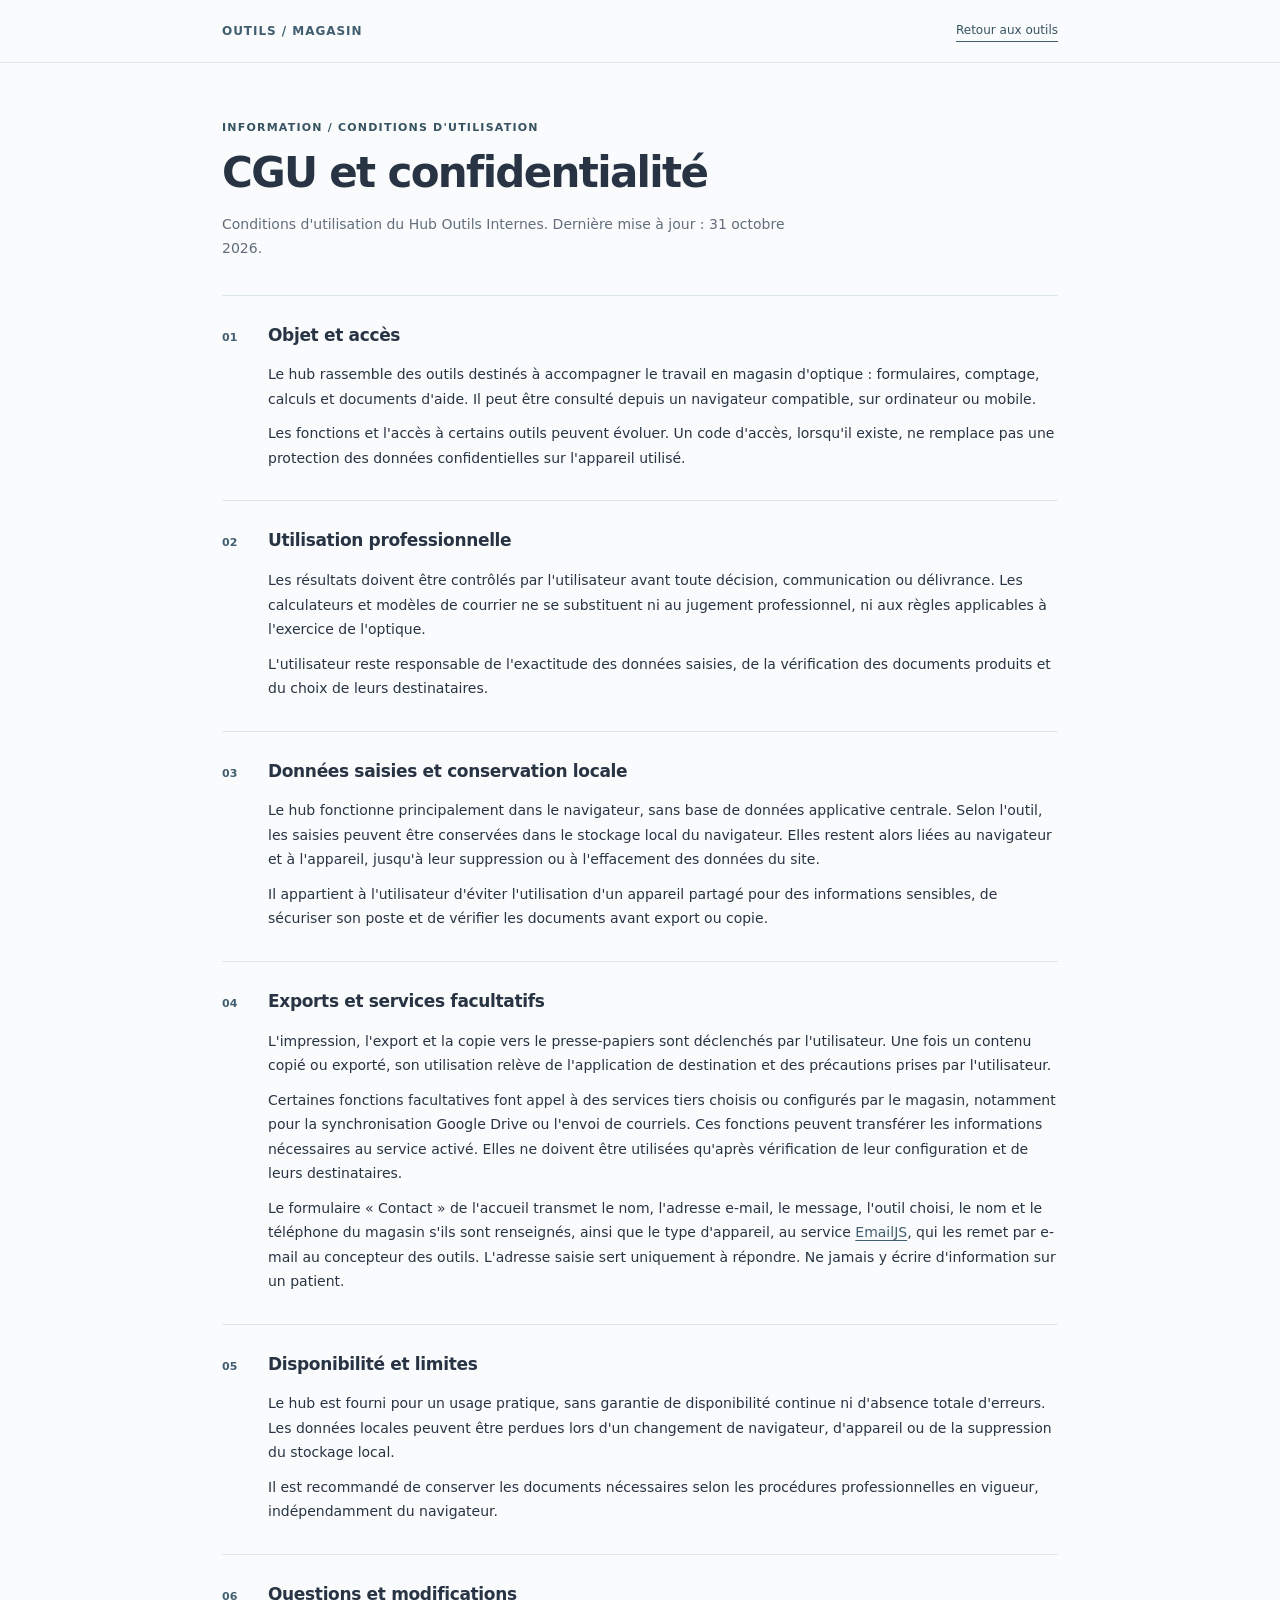
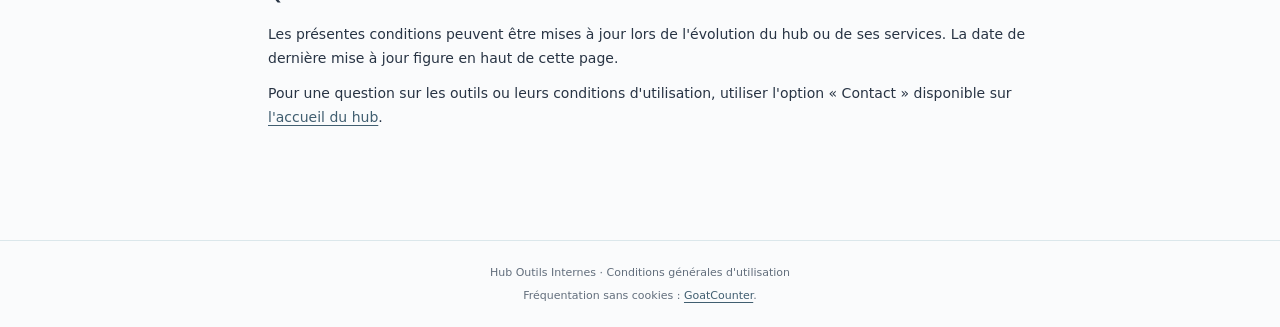
<file: cgu/index.html>
<!DOCTYPE html>
<html lang="fr">
<head>
  <meta charset="UTF-8">
  <meta http-equiv="Content-Security-Policy" content="default-src 'none'; style-src 'self' 'unsafe-inline'; font-src 'self'; img-src 'self' data:; connect-src 'none'; base-uri 'none'; form-action 'none'; object-src 'none'">
  <meta name="viewport" content="width=device-width, initial-scale=1.0">
  <meta name="theme-color" content="#FAFBFC">
  <meta name="description" content="Conditions générales d'utilisation et informations relatives aux données du hub d'outils métier.">
  <title>CGU et confidentialité · Hub Outils Internes</title>
  <link rel="icon" href="../assets/favicon.svg" type="image/svg+xml">
  <style>
    :root {
      --bg:#f5f3ed; --ink:#252a27; --sub:#59685e;
      --accent:#425d4f; --line:#d7dbd3; --paper:#fffefa;
      font-family:"Avenir Next","Segoe UI Variable Text","Segoe UI",system-ui,-apple-system,Roboto,Arial,sans-serif;
      color-scheme:light;
    }
    *,*::before,*::after{box-sizing:border-box}
    body{margin:0;background:var(--bg);color:var(--ink);font-size:14px;line-height:1.75}
    .top{border-bottom:1px solid var(--line)}
    .top__inner{max-width:880px;margin:0 auto;padding:20px 22px;display:flex;align-items:center;justify-content:space-between;gap:20px}
    .brand{font-size:12px;font-weight:700;letter-spacing:.08em;color:var(--accent)}
    a{color:var(--accent);text-underline-offset:3px}
    a:focus-visible{outline:2px solid var(--accent);outline-offset:3px}
    .back{font-size:12px;text-decoration:none;border-bottom:1px solid var(--accent)}
    main{max-width:880px;margin:0 auto;padding:55px 22px 80px}
    .eyebrow{font-size:11px;font-weight:700;letter-spacing:.11em;color:var(--accent)}
    h1{font-size:clamp(29px,5vw,42px);letter-spacing:-.04em;line-height:1.15;font-weight:650;margin:12px 0 14px}
    .lead{font-size:14px;color:var(--sub);margin:0 0 34px;max-width:66ch}
    section{border-top:1px solid var(--line);display:grid;grid-template-columns:30px minmax(0,1fr);gap:16px;padding:25px 0 20px}
    .number{font-size:11px;font-weight:700;color:var(--accent);padding-top:7px}
    h2{font-size:17px;font-weight:650;letter-spacing:-.02em;margin:0 0 12px}
    p{margin:0 0 10px}
    ul{margin:7px 0 12px;padding-left:19px}
    li{margin:5px 0}
    .foot{border-top:1px solid var(--line);padding:22px;text-align:center;font-size:11px;color:var(--sub)}
    .foot__analytics{display:block;margin-top:4px}
    @media(max-width:540px){main{padding:34px 18px 60px}.top__inner{padding:16px 18px}section{grid-template-columns:24px minmax(0,1fr);gap:10px}}
    @media print{body{background:#fff}main{padding:10mm 0}.top,.foot{display:none}section{break-inside:avoid}}
  </style>
  <link rel="stylesheet" href="../assets/css/theme-bleu-gris.css">
</head>
<body>
  <header class="top">
    <div class="top__inner">
      <span class="brand">OUTILS / MAGASIN</span>
      <a class="back" href="../">Retour aux outils</a>
    </div>
  </header>
  <main>
    <p class="eyebrow">INFORMATION / CONDITIONS D'UTILISATION</p>
    <h1>CGU et confidentialité</h1>
    <p class="lead">Conditions d'utilisation du Hub Outils Internes. Dernière mise à jour : 31 octobre 2026.</p>

    <section>
      <span class="number">01</span>
      <div>
        <h2>Objet et accès</h2>
        <p>Le hub rassemble des outils destinés à accompagner le travail en magasin d'optique : formulaires, comptage, calculs et documents d'aide. Il peut être consulté depuis un navigateur compatible, sur ordinateur ou mobile.</p>
        <p>Les fonctions et l'accès à certains outils peuvent évoluer. Un code d'accès, lorsqu'il existe, ne remplace pas une protection des données confidentielles sur l'appareil utilisé.</p>
      </div>
    </section>

    <section>
      <span class="number">02</span>
      <div>
        <h2>Utilisation professionnelle</h2>
        <p>Les résultats doivent être contrôlés par l'utilisateur avant toute décision, communication ou délivrance. Les calculateurs et modèles de courrier ne se substituent ni au jugement professionnel, ni aux règles applicables à l'exercice de l'optique.</p>
        <p>L'utilisateur reste responsable de l'exactitude des données saisies, de la vérification des documents produits et du choix de leurs destinataires.</p>
      </div>
    </section>

    <section>
      <span class="number">03</span>
      <div>
        <h2>Données saisies et conservation locale</h2>
        <p>Le hub fonctionne principalement dans le navigateur, sans base de données applicative centrale. Selon l'outil, les saisies peuvent être conservées dans le stockage local du navigateur. Elles restent alors liées au navigateur et à l'appareil, jusqu'à leur suppression ou à l'effacement des données du site.</p>
        <p>Il appartient à l'utilisateur d'éviter l'utilisation d'un appareil partagé pour des informations sensibles, de sécuriser son poste et de vérifier les documents avant export ou copie.</p>
      </div>
    </section>

    <section>
      <span class="number">04</span>
      <div>
        <h2>Exports et services facultatifs</h2>
        <p>L'impression, l'export et la copie vers le presse-papiers sont déclenchés par l'utilisateur. Une fois un contenu copié ou exporté, son utilisation relève de l'application de destination et des précautions prises par l'utilisateur.</p>
        <p>Certaines fonctions facultatives font appel à des services tiers choisis ou configurés par le magasin, notamment pour la synchronisation Google Drive ou l'envoi de courriels. Ces fonctions peuvent transférer les informations nécessaires au service activé. Elles ne doivent être utilisées qu'après vérification de leur configuration et de leurs destinataires.</p>
        <p>Le formulaire «&nbsp;Contact&nbsp;» de l'accueil transmet le nom, l'adresse e-mail, le message, l'outil choisi, le nom et le téléphone du magasin s'ils sont renseignés, ainsi que le type d'appareil, au service <a href="https://www.emailjs.com/" rel="noopener noreferrer">EmailJS</a>, qui les remet par e-mail au concepteur des outils. L'adresse saisie sert uniquement à répondre. Ne jamais y écrire d'information sur un patient.</p>
      </div>
    </section>

    <section>
      <span class="number">05</span>
      <div>
        <h2>Disponibilité et limites</h2>
        <p>Le hub est fourni pour un usage pratique, sans garantie de disponibilité continue ni d'absence totale d'erreurs. Les données locales peuvent être perdues lors d'un changement de navigateur, d'appareil ou de la suppression du stockage local.</p>
        <p>Il est recommandé de conserver les documents nécessaires selon les procédures professionnelles en vigueur, indépendamment du navigateur.</p>
      </div>
    </section>

    <section>
      <span class="number">06</span>
      <div>
        <h2>Questions et modifications</h2>
        <p>Les présentes conditions peuvent être mises à jour lors de l'évolution du hub ou de ses services. La date de dernière mise à jour figure en haut de cette page.</p>
        <p>Pour une question sur les outils ou leurs conditions d'utilisation, utiliser l'option « Contact » disponible sur <a href="../">l'accueil du hub</a>.</p>
      </div>
    </section>
  </main>
  <footer class="foot">Hub Outils Internes · Conditions générales d'utilisation
    <span class="foot__analytics">Fréquentation sans cookies : <a href="https://www.goatcounter.com/" rel="noopener noreferrer">GoatCounter</a>.</span>
  </footer>
</body>
</html>
</file>
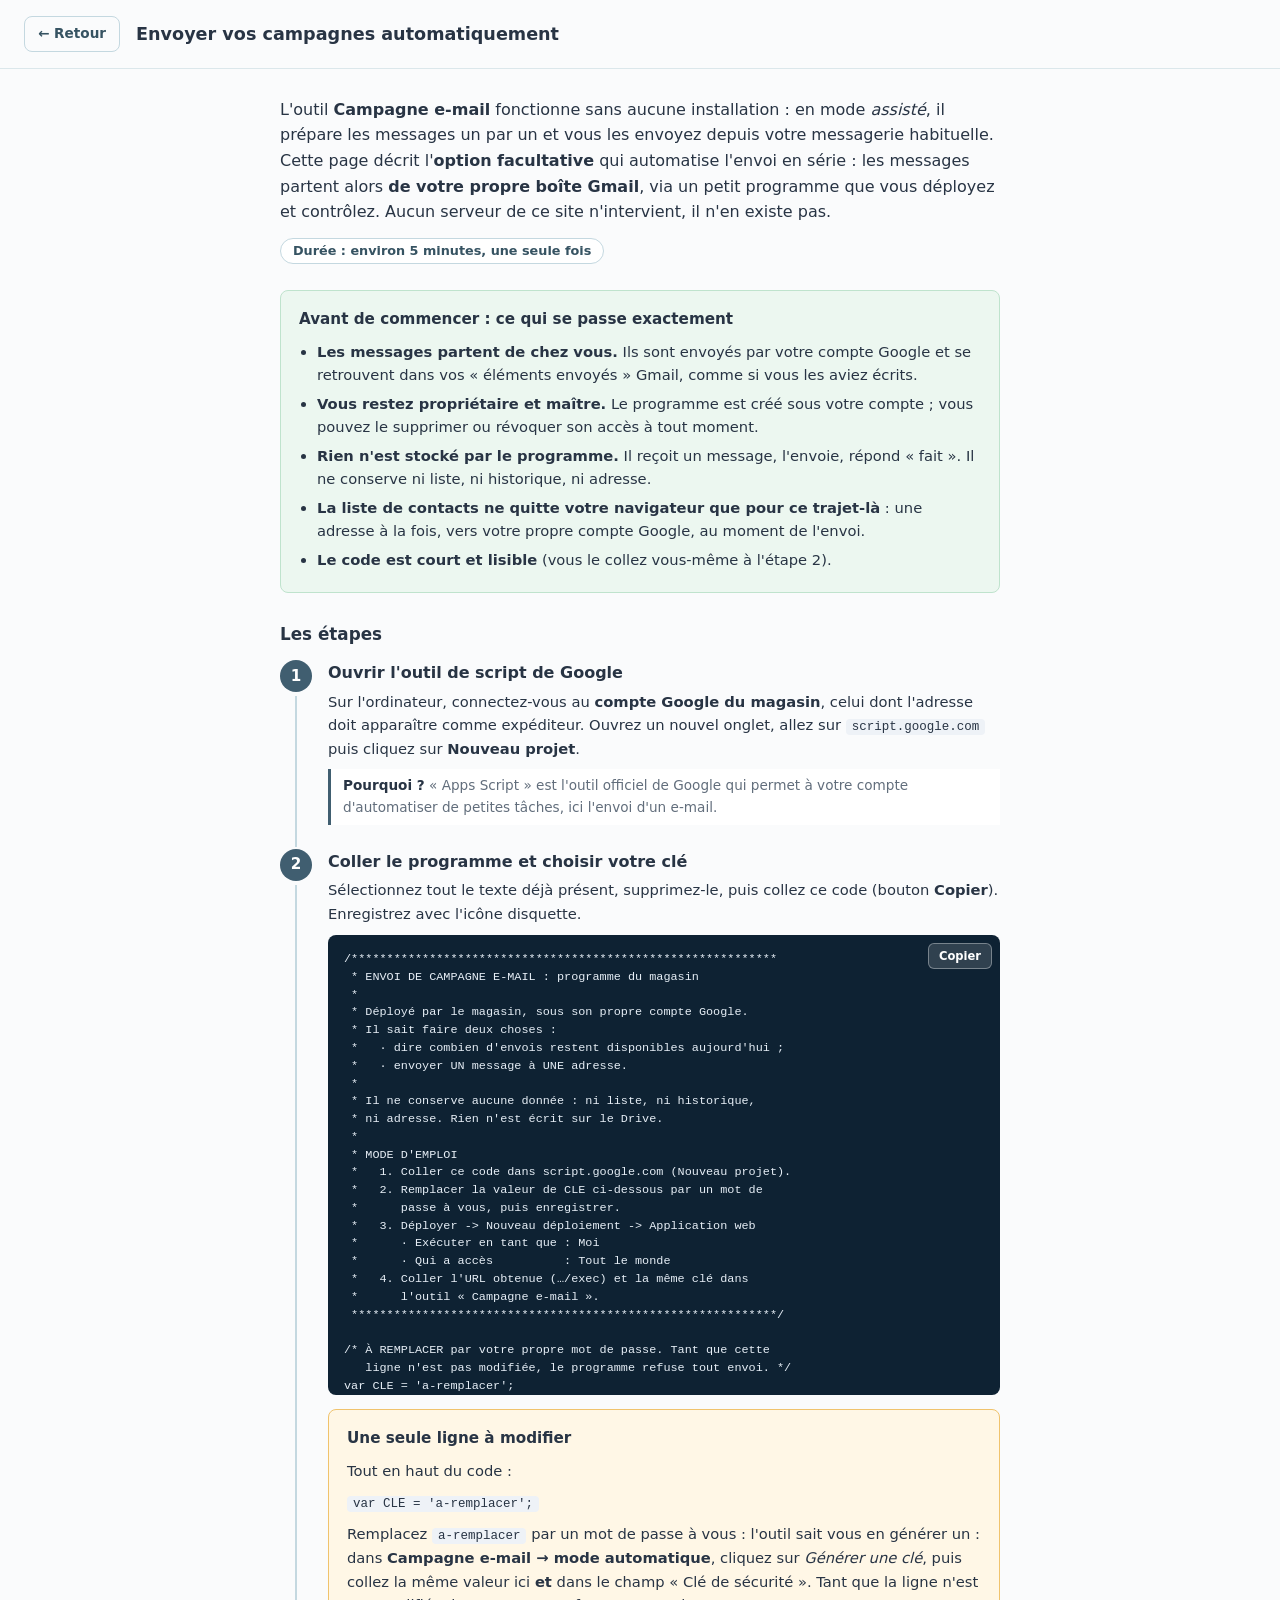
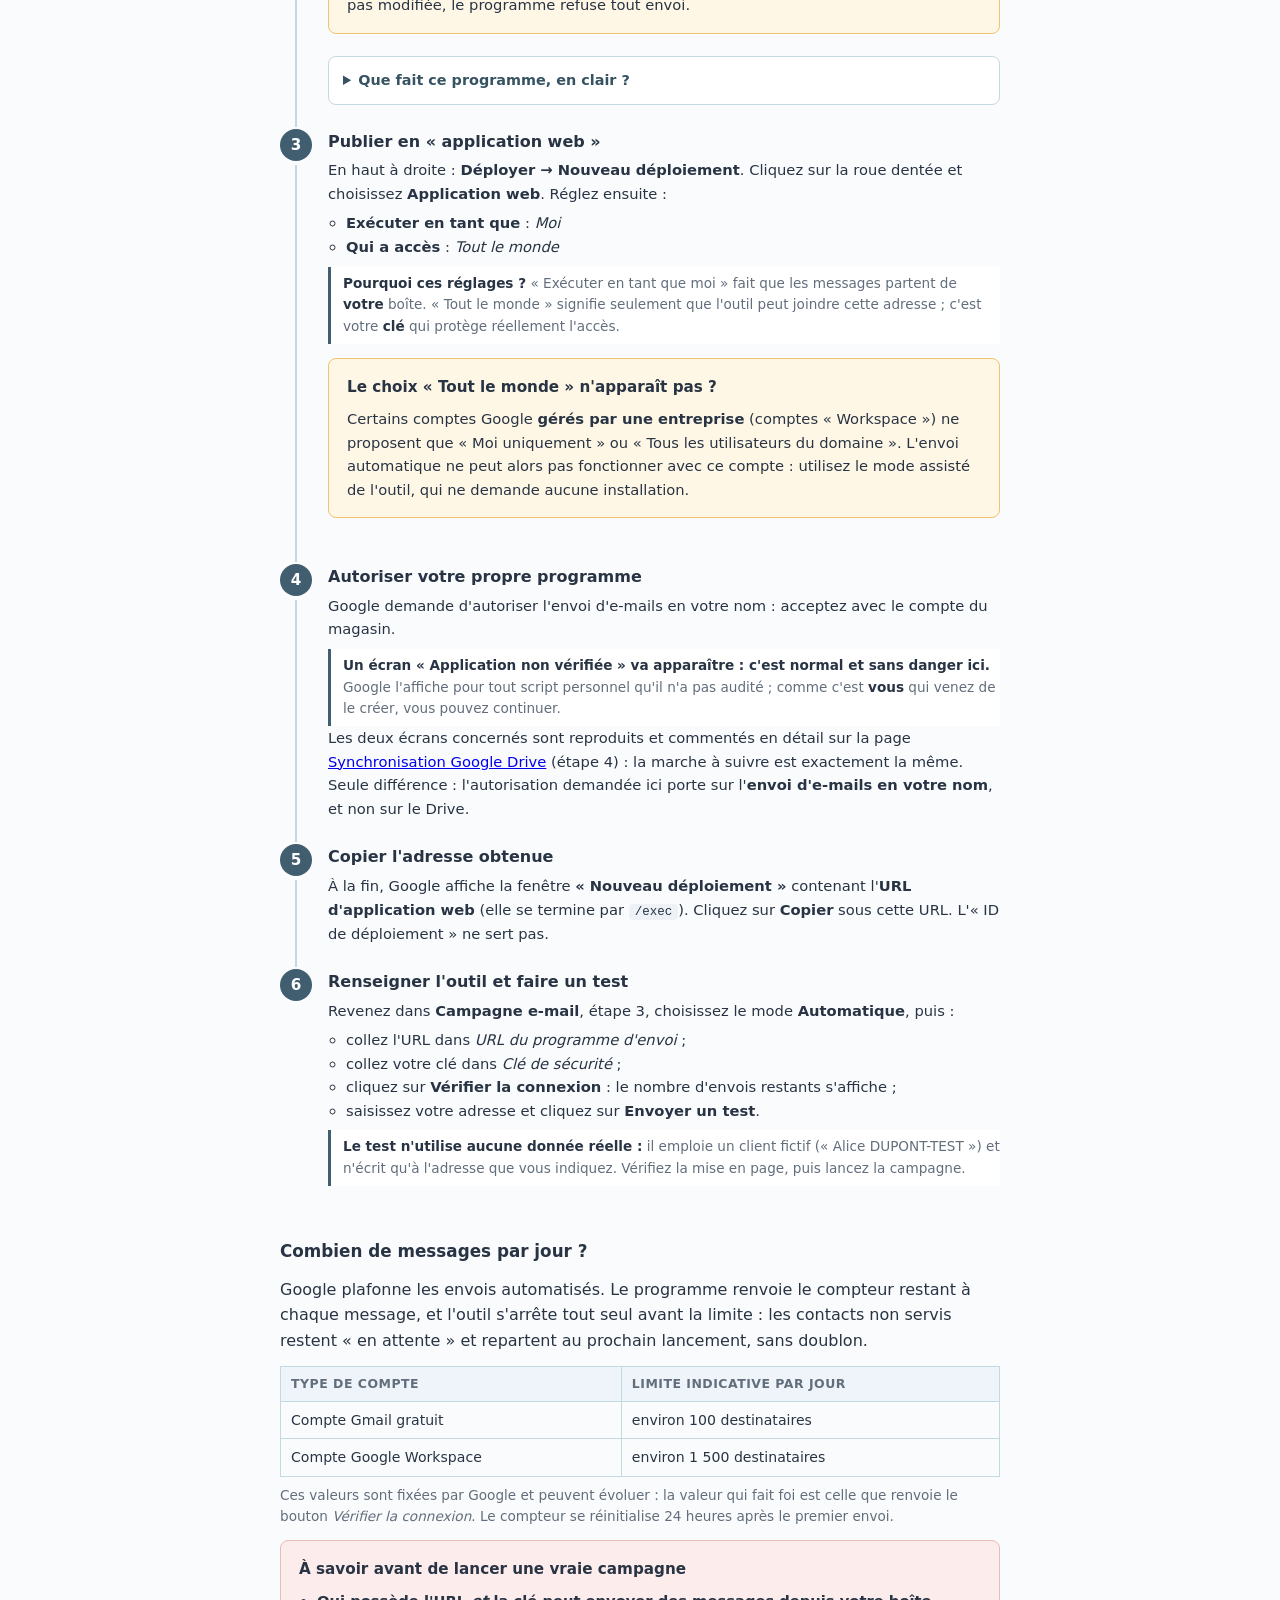
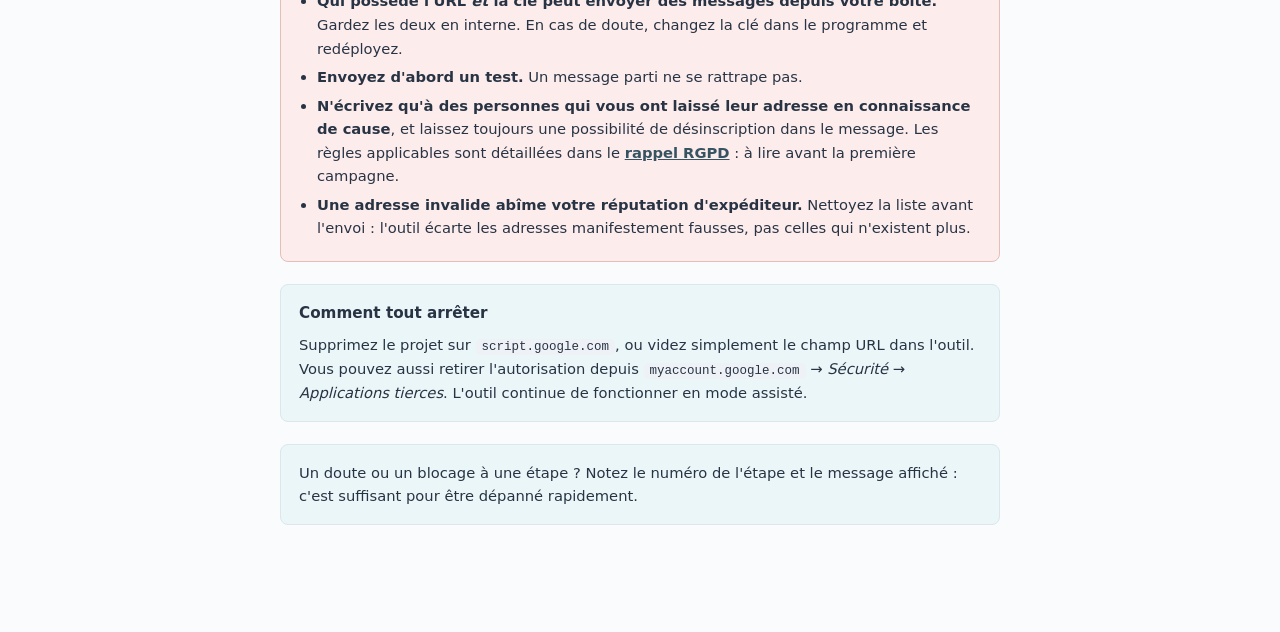
<file: docs/campagne-email/index.html>
<!DOCTYPE html>
<html lang="fr">
<head>
  <meta charset="UTF-8">
  <meta http-equiv="Content-Security-Policy" content="default-src 'none'; script-src 'self' 'unsafe-inline'; style-src 'self' 'unsafe-inline'; font-src 'self'; img-src 'self' data:; connect-src 'self'; base-uri 'none'; form-action 'none'; object-src 'none'">
  <meta name="viewport" content="width=device-width, initial-scale=1.0">
  <title>Envoi automatique des campagnes : procédure</title>
  <link rel="icon" href="../../assets/favicon.svg" type="image/svg+xml">
  <meta name="theme-color" content="#FAFBFC">
  <style>
    :root {
      --blue: #1F6FB2; --blue-d: #175A92; --ink: #1A2A3A; --bg: #F4F7FA;
      --white: #fff; --border: #D6E4F0; --grey: #5A7080; --green: #2E8B57; --radius: 8px;
    }
    * { box-sizing: border-box; margin: 0; padding: 0; }
    body {
      font-family: "Avenir Next", "Segoe UI Variable Text", "Segoe UI", system-ui, -apple-system, BlinkMacSystemFont, Roboto, "Helvetica Neue", Arial, sans-serif; background: var(--bg); color: var(--ink);
      line-height: 1.6; padding: 0 0 60px;
    }
    .site-header {
      background: var(--blue); color: #fff; padding: 16px 24px;
      display: flex; align-items: center; gap: 16px; flex-wrap: wrap;
    }
    .back-link {
      color: rgba(255,255,255,.9); text-decoration: none; font-size: .85rem;
      font-weight: 700; border: 1px solid rgba(255,255,255,.4);
      padding: 6px 13px; border-radius: var(--radius); white-space: nowrap;
    }
    .back-link:hover { background: rgba(255,255,255,.16); }
    .site-header h1 { font-size: 1.1rem; font-weight: 800; }
    main { max-width: 760px; margin: 0 auto; padding: 28px 20px; }
    h2 { font-size: 1.05rem; margin: 28px 0 12px; }
    p { margin-bottom: 12px; }
    .lead { font-size: 1rem; }
    .panel {
      border-radius: var(--radius); padding: 16px 18px; margin-bottom: 22px;
      font-size: .92rem;
    }
    .panel--info { background: #EAF2FA; border: 1px solid var(--border); }
    .panel--safe { background: #ECF7F0; border: 1px solid #BFE3CD; }
    .panel--warn { background: #FFF7E6; border: 1px solid #F0C36D; }
    .panel--stop { background: #FDECEC; border: 1px solid #E6BDB7; }
    .panel h3 { font-size: .95rem; margin-bottom: 8px; }
    .panel ul { margin: 6px 0 0 18px; }
    .panel li { margin-bottom: 5px; }
    .panel a { color: var(--blue-d); font-weight: 700; }
    .time {
      display: inline-block; font-size: .8rem; font-weight: 700; color: var(--blue-d);
      background: #fff; border: 1px solid var(--border); border-radius: 20px;
      padding: 2px 12px; margin-bottom: 14px;
    }
    ol.steps { list-style: none; counter-reset: step; margin-top: 6px; }
    ol.steps > li {
      counter-increment: step; position: relative;
      padding: 0 0 24px 48px; margin: 0;
    }
    ol.steps > li::before {
      content: counter(step); position: absolute; left: 0; top: 0;
      width: 32px; height: 32px; border-radius: 50%;
      background: var(--blue); color: #fff; font-weight: 800;
      display: flex; align-items: center; justify-content: center; font-size: .95rem;
    }
    ol.steps > li:not(:last-child)::after {
      content: ''; position: absolute; left: 15px; top: 36px; bottom: 2px;
      width: 2px; background: var(--border);
    }
    .step-title { font-weight: 700; margin-bottom: 4px; }
    .step-body { font-size: .92rem; }
    .step-body ul { margin: 6px 0 0 18px; }
    .why {
      font-size: .85rem; color: var(--grey); background: #fff;
      border-left: 3px solid var(--blue); padding: 6px 0 6px 12px; margin: 8px 0 0;
    }
    .why b { color: var(--ink); }
    code {
      background: #EEF2F7; padding: 1px 6px; border-radius: 4px;
      font-family: ui-monospace, Menlo, Consolas, monospace; font-size: .85em;
    }
    .code-wrap { position: relative; margin: 10px 0 4px; }
    pre {
      background: #0E2233; color: #E6EEF6; border-radius: var(--radius);
      padding: 16px; overflow-x: auto; font-size: .74rem; line-height: 1.5;
      font-family: ui-monospace, Menlo, Consolas, monospace;
      max-height: 460px; overflow-y: auto;
    }
    .copy-btn {
      position: absolute; top: 8px; right: 8px;
      font-family: inherit; font-size: .72rem; font-weight: 700;
      background: rgba(255,255,255,.14); color: #fff;
      border: 1px solid rgba(255,255,255,.35); border-radius: 6px;
      padding: 5px 10px; cursor: pointer;
    }
    .copy-btn:hover { background: rgba(255,255,255,.26); }
    details { margin-top: 10px; border: 1px solid var(--border); border-radius: var(--radius); background: #fff; }
    summary { cursor: pointer; font-weight: 700; padding: 12px 14px; font-size: .9rem; color: var(--blue-d); }
    details[open] summary { border-bottom: 1px solid var(--border); }
    .details-body { padding: 12px 14px; font-size: .9rem; }
    table.q { width: 100%; border-collapse: collapse; font-size: .88rem; margin: 8px 0 0; }
    table.q th, table.q td { border: 1px solid var(--border); padding: 7px 10px; text-align: left; }
    table.q th { background: #EEF4F9; font-size: .78rem; text-transform: uppercase; letter-spacing: .04em; color: var(--grey); }
  </style>
  <link rel="stylesheet" href="../../assets/css/theme-bleu-gris.css">
</head>
<body>
  <header class="site-header">
    <a class="back-link" href="../../">&#8592; Retour</a>
    <h1>Envoyer vos campagnes automatiquement</h1>
  </header>

  <main>
    <p class="lead">
      L'outil <strong>Campagne e-mail</strong> fonctionne sans aucune installation&nbsp;: en mode
      <em>assisté</em>, il prépare les messages un par un et vous les envoyez depuis votre messagerie
      habituelle. Cette page décrit l'<strong>option facultative</strong> qui automatise l'envoi en
      série&nbsp;: les messages partent alors <strong>de votre propre boîte Gmail</strong>, via un petit
      programme que vous déployez et contrôlez. Aucun serveur de ce site n'intervient, il n'en existe pas.
    </p>
    <p><span class="time">Durée : environ 5 minutes, une seule fois</span></p>

    <div class="panel panel--safe">
      <h3>Avant de commencer : ce qui se passe exactement</h3>
      <ul>
        <li><strong>Les messages partent de chez vous.</strong> Ils sont envoyés par votre compte Google
          et se retrouvent dans vos «&nbsp;éléments envoyés&nbsp;» Gmail, comme si vous les aviez écrits.</li>
        <li><strong>Vous restez propriétaire et maître.</strong> Le programme est créé sous votre compte&nbsp;;
          vous pouvez le supprimer ou révoquer son accès à tout moment.</li>
        <li><strong>Rien n'est stocké par le programme.</strong> Il reçoit un message, l'envoie, répond
          «&nbsp;fait&nbsp;». Il ne conserve ni liste, ni historique, ni adresse.</li>
        <li><strong>La liste de contacts ne quitte votre navigateur que pour ce trajet-là</strong>&nbsp;:
          une adresse à la fois, vers votre propre compte Google, au moment de l'envoi.</li>
        <li><strong>Le code est court et lisible</strong> (vous le collez vous-même à l'étape 2).</li>
      </ul>
    </div>

    <h2>Les étapes</h2>
    <ol class="steps">
      <li>
        <div class="step-title">Ouvrir l'outil de script de Google</div>
        <div class="step-body">
          Sur l'ordinateur, connectez-vous au <strong>compte Google du magasin</strong>, celui dont
          l'adresse doit apparaître comme expéditeur. Ouvrez un nouvel onglet, allez sur
          <code>script.google.com</code> puis cliquez sur <strong>Nouveau projet</strong>.
          <p class="why"><b>Pourquoi&nbsp;?</b> «&nbsp;Apps Script&nbsp;» est l'outil officiel de Google
          qui permet à votre compte d'automatiser de petites tâches, ici l'envoi d'un e-mail.</p>
        </div>
      </li>

      <li>
        <div class="step-title">Coller le programme et choisir votre clé</div>
        <div class="step-body">
          Sélectionnez tout le texte déjà présent, supprimez-le, puis collez ce code
          (bouton <strong>Copier</strong>). Enregistrez avec l'icône disquette.
          <div class="code-wrap">
            <button class="copy-btn" id="copy-code" type="button">Copier</button>
            <pre id="code">Chargement…</pre>
          </div>

          <div class="panel panel--warn" style="margin-top:14px;">
            <h3>Une seule ligne à modifier</h3>
            <p style="margin-bottom:8px;">Tout en haut du code&nbsp;:</p>
            <p style="margin-bottom:8px;"><code>var CLE = 'a-remplacer';</code></p>
            <p style="margin-bottom:0;">
              Remplacez <code>a-remplacer</code> par un mot de passe à vous : l'outil sait vous en
              générer un&nbsp;: dans <strong>Campagne e-mail → mode automatique</strong>, cliquez sur
              <em>Générer une clé</em>, puis collez la même valeur ici <strong>et</strong> dans le champ
              «&nbsp;Clé de sécurité&nbsp;». Tant que la ligne n'est pas modifiée, le programme refuse
              tout envoi.
            </p>
          </div>

          <details>
            <summary>Que fait ce programme, en clair&nbsp;?</summary>
            <div class="details-body">
              Il sait faire deux choses, et rien d'autre&nbsp;: <strong>«&nbsp;combien d'envois me
              reste-t-il aujourd'hui&nbsp;?&nbsp;»</strong> et <strong>«&nbsp;envoie ce message à cette
              adresse&nbsp;»</strong>. Chaque demande doit porter votre clé, sans quoi elle est refusée.
              Il n'accède à aucun fichier, ne lit aucun message reçu, et n'écrit rien nulle part.
              La mise en page du message est construite par le programme lui-même, à partir du texte
              que vous avez saisi dans l'outil.
            </div>
          </details>
        </div>
      </li>

      <li>
        <div class="step-title">Publier en « application web »</div>
        <div class="step-body">
          En haut à droite&nbsp;: <strong>Déployer &#8594; Nouveau déploiement</strong>. Cliquez sur la
          roue dentée et choisissez <strong>Application web</strong>. Réglez ensuite&nbsp;:
          <ul>
            <li><strong>Exécuter en tant que</strong>&nbsp;: <em>Moi</em></li>
            <li><strong>Qui a accès</strong>&nbsp;: <em>Tout le monde</em></li>
          </ul>
          <p class="why"><b>Pourquoi ces réglages&nbsp;?</b> «&nbsp;Exécuter en tant que moi&nbsp;» fait
          que les messages partent de <b>votre</b> boîte. «&nbsp;Tout le monde&nbsp;» signifie seulement
          que l'outil peut joindre cette adresse&nbsp;; c'est votre <b>clé</b> qui protège réellement
          l'accès.</p>

          <div class="panel panel--warn" style="margin-top:14px;">
            <h3>Le choix « Tout le monde » n'apparaît pas&nbsp;?</h3>
            <p style="margin-bottom:0;">Certains comptes Google <strong>gérés par une entreprise</strong>
              (comptes «&nbsp;Workspace&nbsp;») ne proposent que «&nbsp;Moi uniquement&nbsp;» ou
              «&nbsp;Tous les utilisateurs du domaine&nbsp;». L'envoi automatique ne peut alors pas
              fonctionner avec ce compte&nbsp;: utilisez le mode assisté de l'outil, qui ne demande
              aucune installation.</p>
          </div>
        </div>
      </li>

      <li>
        <div class="step-title">Autoriser votre propre programme</div>
        <div class="step-body">
          Google demande d'autoriser l'envoi d'e-mails en votre nom&nbsp;: acceptez avec le compte du magasin.
          <p class="why"><b>Un écran «&nbsp;Application non vérifiée&nbsp;» va apparaître : c'est normal
          et sans danger ici.</b> Google l'affiche pour tout script personnel qu'il n'a pas audité&nbsp;;
          comme c'est <b>vous</b> qui venez de le créer, vous pouvez continuer.</p>
          <p style="margin-bottom:0;">Les deux écrans concernés sont reproduits et commentés en détail
            sur la page <a href="../sync-drive/">Synchronisation Google&nbsp;Drive</a> (étape&nbsp;4)&nbsp;:
            la marche à suivre est exactement la même. Seule différence&nbsp;: l'autorisation demandée
            ici porte sur l'<strong>envoi d'e-mails en votre nom</strong>, et non sur le Drive.</p>
        </div>
      </li>

      <li>
        <div class="step-title">Copier l'adresse obtenue</div>
        <div class="step-body">
          À la fin, Google affiche la fenêtre <strong>«&nbsp;Nouveau déploiement&nbsp;»</strong> contenant
          l'<strong>URL d'application web</strong> (elle se termine par <code>/exec</code>). Cliquez sur
          <strong>Copier</strong> sous cette URL. L'«&nbsp;ID de déploiement&nbsp;» ne sert pas.
        </div>
      </li>

      <li>
        <div class="step-title">Renseigner l'outil et faire un test</div>
        <div class="step-body">
          Revenez dans <strong>Campagne e-mail</strong>, étape&nbsp;3, choisissez le mode
          <strong>Automatique</strong>, puis&nbsp;:
          <ul>
            <li>collez l'URL dans <em>URL du programme d'envoi</em>&nbsp;;</li>
            <li>collez votre clé dans <em>Clé de sécurité</em>&nbsp;;</li>
            <li>cliquez sur <strong>Vérifier la connexion</strong> : le nombre d'envois restants s'affiche&nbsp;;</li>
            <li>saisissez votre adresse et cliquez sur <strong>Envoyer un test</strong>.</li>
          </ul>
          <p class="why"><b>Le test n'utilise aucune donnée réelle&nbsp;:</b> il emploie un client fictif
          («&nbsp;Alice DUPONT-TEST&nbsp;») et n'écrit qu'à l'adresse que vous indiquez. Vérifiez la mise
          en page, puis lancez la campagne.</p>
        </div>
      </li>
    </ol>

    <h2>Combien de messages par jour&nbsp;?</h2>
    <p>
      Google plafonne les envois automatisés. Le programme renvoie le compteur restant à chaque message,
      et l'outil s'arrête tout seul avant la limite&nbsp;: les contacts non servis restent
      «&nbsp;en attente&nbsp;» et repartent au prochain lancement, sans doublon.
    </p>
    <table class="q">
      <thead>
        <tr><th>Type de compte</th><th>Limite indicative par jour</th></tr>
      </thead>
      <tbody>
        <tr><td>Compte Gmail gratuit</td><td>environ 100 destinataires</td></tr>
        <tr><td>Compte Google Workspace</td><td>environ 1&nbsp;500 destinataires</td></tr>
      </tbody>
    </table>
    <p style="font-size:.85rem;color:var(--grey);margin-top:8px;">
      Ces valeurs sont fixées par Google et peuvent évoluer&nbsp;: la valeur qui fait foi est celle que
      renvoie le bouton <em>Vérifier la connexion</em>. Le compteur se réinitialise 24&nbsp;heures après
      le premier envoi.
    </p>

    <div class="panel panel--stop">
      <h3>À savoir avant de lancer une vraie campagne</h3>
      <ul>
        <li><strong>Qui possède l'URL <em>et</em> la clé peut envoyer des messages depuis votre boîte.</strong>
          Gardez les deux en interne. En cas de doute, changez la clé dans le programme et redéployez.</li>
        <li><strong>Envoyez d'abord un test.</strong> Un message parti ne se rattrape pas.</li>
        <li><strong>N'écrivez qu'à des personnes qui vous ont laissé leur adresse en connaissance de cause</strong>,
          et laissez toujours une possibilité de désinscription dans le message. Les règles applicables
          sont détaillées dans le <a href="../rgpd-mailing/">rappel RGPD</a>&nbsp;: à lire avant la
          première campagne.</li>
        <li><strong>Une adresse invalide abîme votre réputation d'expéditeur.</strong> Nettoyez la liste
          avant l'envoi&nbsp;: l'outil écarte les adresses manifestement fausses, pas celles qui n'existent plus.</li>
      </ul>
    </div>

    <div class="panel panel--info">
      <h3>Comment tout arrêter</h3>
      <p style="margin-bottom:0;">
        Supprimez le projet sur <code>script.google.com</code>, ou videz simplement le champ URL dans
        l'outil. Vous pouvez aussi retirer l'autorisation depuis
        <code>myaccount.google.com</code> &#8594; <em>Sécurité</em> &#8594; <em>Applications tierces</em>.
        L'outil continue de fonctionner en mode assisté.
      </p>
    </div>

    <div class="panel panel--info">
      Un doute ou un blocage à une étape&nbsp;? Notez le numéro de l'étape et le message affiché&nbsp;:
      c'est suffisant pour être dépanné rapidement.
    </div>
  </main>

  <!-- Le programme est stocké dans un script non exécutable (type="text/plain") plutôt
       qu'écrit directement dans le <pre> : son contenu comporte des balises HTML, qui
       devraient sinon être échappées une par une — source d'erreurs à la moindre
       retouche. Il est recopié tel quel dans le <pre> au chargement. -->
  <script type="text/plain" id="gs-src">/************************************************************
 * ENVOI DE CAMPAGNE E-MAIL : programme du magasin
 *
 * Déployé par le magasin, sous son propre compte Google.
 * Il sait faire deux choses :
 *   · dire combien d'envois restent disponibles aujourd'hui ;
 *   · envoyer UN message à UNE adresse.
 *
 * Il ne conserve aucune donnée : ni liste, ni historique,
 * ni adresse. Rien n'est écrit sur le Drive.
 *
 * MODE D'EMPLOI
 *   1. Coller ce code dans script.google.com (Nouveau projet).
 *   2. Remplacer la valeur de CLE ci-dessous par un mot de
 *      passe à vous, puis enregistrer.
 *   3. Déployer -> Nouveau déploiement -> Application web
 *      · Exécuter en tant que : Moi
 *      · Qui a accès          : Tout le monde
 *   4. Coller l'URL obtenue (…/exec) et la même clé dans
 *      l'outil « Campagne e-mail ».
 ************************************************************/

/* À REMPLACER par votre propre mot de passe. Tant que cette
   ligne n'est pas modifiée, le programme refuse tout envoi. */
var CLE = 'a-remplacer';

/* Envois laissés disponibles : le programme s'arrête avant
   d'épuiser complètement le quota Google du compte. */
var MARGE_QUOTA = 5;


/* ---------------------------------------------------------- */
/* POINT D'ENTRÉE                                              */
/* ---------------------------------------------------------- */

function doGet(e) {
  var p = (e && e.parameter) || {};

  /* Sécurité : nom de callback JSONP valide uniquement. */
  var cb = p.callback;
  if (cb && !/^[A-Za-z_$][0-9A-Za-z_$.]*$/.test(cb)) { cb = null; }

  var res;
  try {
    if (CLE === 'a-remplacer' || String(p.cle || '') !== CLE) {
      res = { ok: false, error: 'cle' };
    } else if (p.a === 'quota') {
      res = { ok: true, quota: MailApp.getRemainingDailyQuota() };
    } else if (p.a === 'send') {
      res = envoyer_(p);
    } else {
      res = { ok: false, error: 'action inconnue' };
    }
  } catch (err) {
    res = { ok: false, error: court_(err) };
  }

  return sortie_(res, cb);
}


function sortie_(res, cb) {
  var json = JSON.stringify(res);
  if (cb) {
    return ContentService.createTextOutput(cb + '(' + json + ')')
      .setMimeType(ContentService.MimeType.JAVASCRIPT);
  }
  return ContentService.createTextOutput(json)
    .setMimeType(ContentService.MimeType.JSON);
}


/* ---------------------------------------------------------- */
/* ENVOI                                                       */
/* ---------------------------------------------------------- */

function envoyer_(p) {
  var to = String(p.to || '').trim();

  if (!/^[^\s@]+@[^\s@]+\.[^\s@]{2,}$/.test(to)) {
    return { ok: false, error: 'adresse invalide' };
  }

  var quota = MailApp.getRemainingDailyQuota();
  if (quota <= MARGE_QUOTA) {
    return { ok: false, error: 'quota', quota: quota };
  }

  /* Contenu de la campagne, tel que saisi dans l'outil. */
  var k = {
    objet:  String(p.obj || ''),
    salut:  String(p.salut || ''),
    titre:  String(p.tit || ''),
    corps:  String(p.cor || ''),
    encart: String(p.enc || ''),
    cta:    String(p.cta || ''),
    ctaUrl: String(p.url || ''),
    pied:   String(p.pied || '')
  };

  /* Identité du magasin, tirée du profil enregistré dans le navigateur. */
  var m = {
    nom:     String(p.mag || ''),
    ville:   String(p.vil || ''),
    adresse: String(p.adr || ''),
    tel:     String(p.tel || ''),
    mail:    String(p.mel || '')
  };

  /* Seuls les liens http(s) sont acceptés : un lien « javascript: »
     glissé dans le bouton n'a rien à faire dans un e-mail. */
  if (k.ctaUrl && !/^https?:\/\//i.test(k.ctaUrl)) { k.ctaUrl = ''; }

  var options = {
    htmlBody: emailHtml_(k, m),
    name: m.nom || 'Votre opticien'
  };
  if (/^[^\s@]+@[^\s@]+\.[^\s@]{2,}$/.test(m.mail)) { options.replyTo = m.mail; }

  GmailApp.sendEmail(to, entete_(k.objet), emailTexte_(k, m), options);

  return { ok: true, quota: MailApp.getRemainingDailyQuota() };
}


/* ---------------------------------------------------------- */
/* OUTILS                                                      */
/* ---------------------------------------------------------- */

/* Un objet d'e-mail ne contient jamais de retour à la ligne. */
function entete_(valeur) {
  return String(valeur || '(sans objet)')
    .replace(/[\r\n]+/g, ' ')
    .trim()
    .slice(0, 200) || '(sans objet)';
}

function court_(erreur) {
  var message = (erreur && erreur.message) ? erreur.message : erreur;
  return String(message || 'erreur inconnue')
    .replace(/[\r\n\t]+/g, ' ')
    .replace(/\s{2,}/g, ' ')
    .trim()
    .slice(0, 200);
}

function esc_(s) {
  return String(s == null ? '' : s)
    .replace(/&/g, '&amp;')
    .replace(/</g, '&lt;')
    .replace(/>/g, '&gt;')
    .replace(/"/g, '&quot;');
}


/* ---------------------------------------------------------- */
/* MISE EN PAGE DU MESSAGE                                     */
/*                                                             */
/* ⚠ emailHtml_() et emailTexte_() sont la copie exacte des    */
/* fonctions du même nom dans outils/campagne-email/ : c'est   */
/* ce qui garantit que l'aperçu affiché dans l'outil est bien  */
/* le message reçu par le client. Toute retouche ici doit être */
/* reportée là-bas, et réciproquement.                         */
/* ---------------------------------------------------------- */

function emailHtml_(k, m) {
  var F = "Arial, Helvetica, sans-serif";
  var h = '';

  function p(txt) {
    return '<p style="margin:0 0 16px;">' + esc_(txt).replace(/\n/g, '<br>') + '</p>';
  }

  h += '<table role="presentation" width="100%" cellpadding="0" cellspacing="0" border="0"'
    + ' style="border-collapse:collapse;background:#EEF4F9;"><tr><td align="center" style="padding:26px 12px;">';

  h += '<table role="presentation" width="560" cellpadding="0" cellspacing="0" border="0"'
    + ' style="width:560px;max-width:100%;border-collapse:collapse;background:#ffffff;border:1px solid #D6E4F0;">';

  /* En-tête : nom du magasin + ville */
  h += '<tr><td style="padding:18px 26px 14px;">'
    + '<table role="presentation" width="100%" cellpadding="0" cellspacing="0" border="0" style="border-collapse:collapse;"><tr>'
    + '<td style="font-family:' + F + ';font-size:19px;font-weight:bold;color:#1F6FB2;">' + esc_(m.nom) + '</td>'
    + (m.ville
      ? '<td align="right" style="font-family:' + F + ';font-size:12px;font-weight:bold;color:#5A7080;">' + esc_(m.ville) + '</td>'
      : '')
    + '</tr></table></td></tr>';

  /* Bandeau bleu */
  h += '<tr><td style="background:#1F6FB2;padding:9px 26px;font-family:' + F + ';font-size:12px;'
    + 'font-weight:bold;color:#ffffff;letter-spacing:0.6px;">VOTRE OPTICIEN'
    + (m.ville ? ' &#183; ' + esc_(m.ville.toUpperCase()) : '') + '</td></tr>';

  /* Accroche */
  if (k.titre) {
    h += '<tr><td style="padding:26px 26px 0;font-family:' + F + ';font-size:23px;line-height:1.25;'
      + 'font-weight:bold;color:#1A2A3A;">' + esc_(k.titre) + '</td></tr>';
  }

  /* Bouton d'action */
  if (k.cta && k.ctaUrl) {
    h += '<tr><td style="padding:18px 26px 6px;">'
      + '<a href="' + esc_(k.ctaUrl) + '" target="_blank" style="display:inline-block;background:#1F6FB2;'
      + 'color:#ffffff;text-decoration:none;font-family:' + F + ';font-size:12px;font-weight:bold;'
      + 'letter-spacing:0.8px;padding:12px 26px;border-radius:999px;">' + esc_(k.cta) + '</a></td></tr>';
  }

  /* Corps */
  h += '<tr><td style="background:#EFF6FC;padding:24px 26px;font-family:' + F + ';font-size:15px;'
    + 'line-height:1.65;color:#3E4C5E;">';
  h += p(k.salut);
  String(k.corps || '').split(/\n{2,}/).forEach(function (bloc) {
    if (bloc.trim()) { h += p(bloc.trim()); }
  });
  h += '</td></tr>';

  /* Encadré « bon à savoir » */
  if (k.encart) {
    h += '<tr><td style="padding:24px 26px 0;">'
      + '<table role="presentation" width="100%" cellpadding="0" cellspacing="0" border="0"'
      + ' style="border-collapse:collapse;border:1.5px solid #1F6FB2;"><tr>'
      + '<td style="padding:16px 18px;font-family:' + F + ';font-size:13.5px;line-height:1.55;color:#1A2A3A;">'
      + '<span style="font-weight:bold;color:#1F6FB2;">Le saviez-vous&#160;?</span><br>'
      + esc_(k.encart).replace(/\n/g, '<br>')
      + '</td></tr></table></td></tr>';
  }

  /* Coordonnées */
  var coord = [m.adresse, m.tel ? 'Tél ' + m.tel : '', m.mail].filter(Boolean).join(' &#183; ');
  h += '<tr><td style="padding:24px 26px 22px;font-family:' + F + ';font-size:13px;color:#1A2A3A;">'
    + '<span style="font-weight:bold;">' + esc_(m.nom) + '</span>'
    + (coord ? '<br><span style="color:#5A7080;font-size:12px;">' + coord + '</span>' : '')
    + '</td></tr>';

  h += '</table>';

  /* Désinscription, hors carte */
  if (k.pied) {
    h += '<table role="presentation" width="560" cellpadding="0" cellspacing="0" border="0"'
      + ' style="width:560px;max-width:100%;border-collapse:collapse;"><tr>'
      + '<td align="center" style="padding:16px 24px 0;font-family:' + F + ';font-size:11px;'
      + 'line-height:1.5;color:#8B929C;">' + esc_(k.pied) + '</td></tr></table>';
  }

  h += '</td></tr></table>';
  return h;
}


function emailTexte_(k, m) {
  var l = [];
  l.push(k.salut, '');
  if (k.titre) { l.push(k.titre, ''); }
  String(k.corps || '').split(/\n{2,}/).forEach(function (b) {
    if (b.trim()) { l.push(b.trim(), ''); }
  });
  if (k.cta && k.ctaUrl) { l.push(k.cta + ' : ' + k.ctaUrl, ''); }
  if (k.encart) { l.push('Le saviez-vous ? ' + k.encart, ''); }
  l.push(m.nom);
  var coord = [m.adresse, m.tel ? 'Tél ' + m.tel : '', m.mail].filter(Boolean).join(' · ');
  if (coord) { l.push(coord); }
  if (k.pied) { l.push('', '--', k.pied); }
  return l.join('\n');
}
</script>

  <script>
    (function () {
      var src = document.getElementById('gs-src');
      var pre = document.getElementById('code');
      if (src && pre) { pre.textContent = src.textContent.replace(/^\n/, ''); }

      document.getElementById('copy-code').addEventListener('click', function () {
        var btn = this;
        navigator.clipboard.writeText(pre.textContent).then(function () {
          btn.textContent = 'Copié ✓';
          setTimeout(function () { btn.textContent = 'Copier'; }, 2000);
        }, function () {
          btn.textContent = 'Échec';
          setTimeout(function () { btn.textContent = 'Copier'; }, 2000);
        });
      });
    })();
  </script>
</body>
</html>
</file>
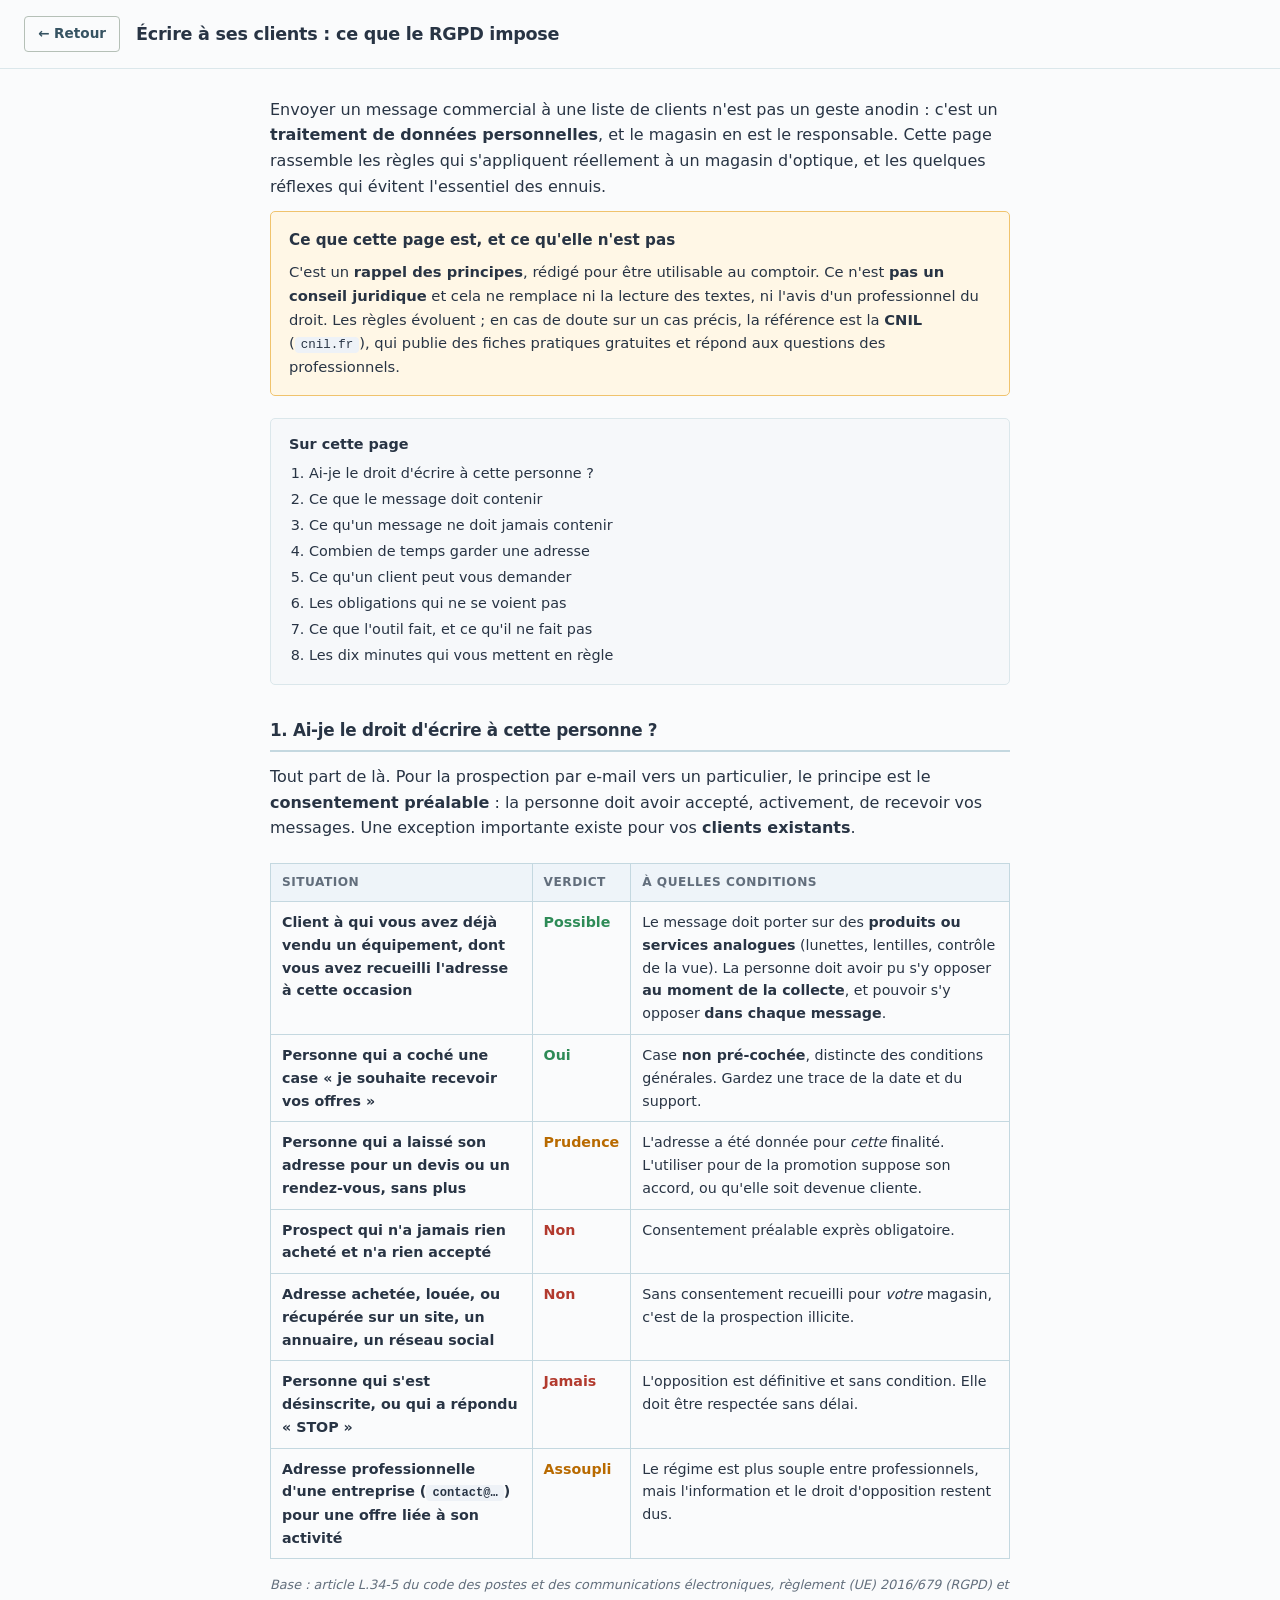
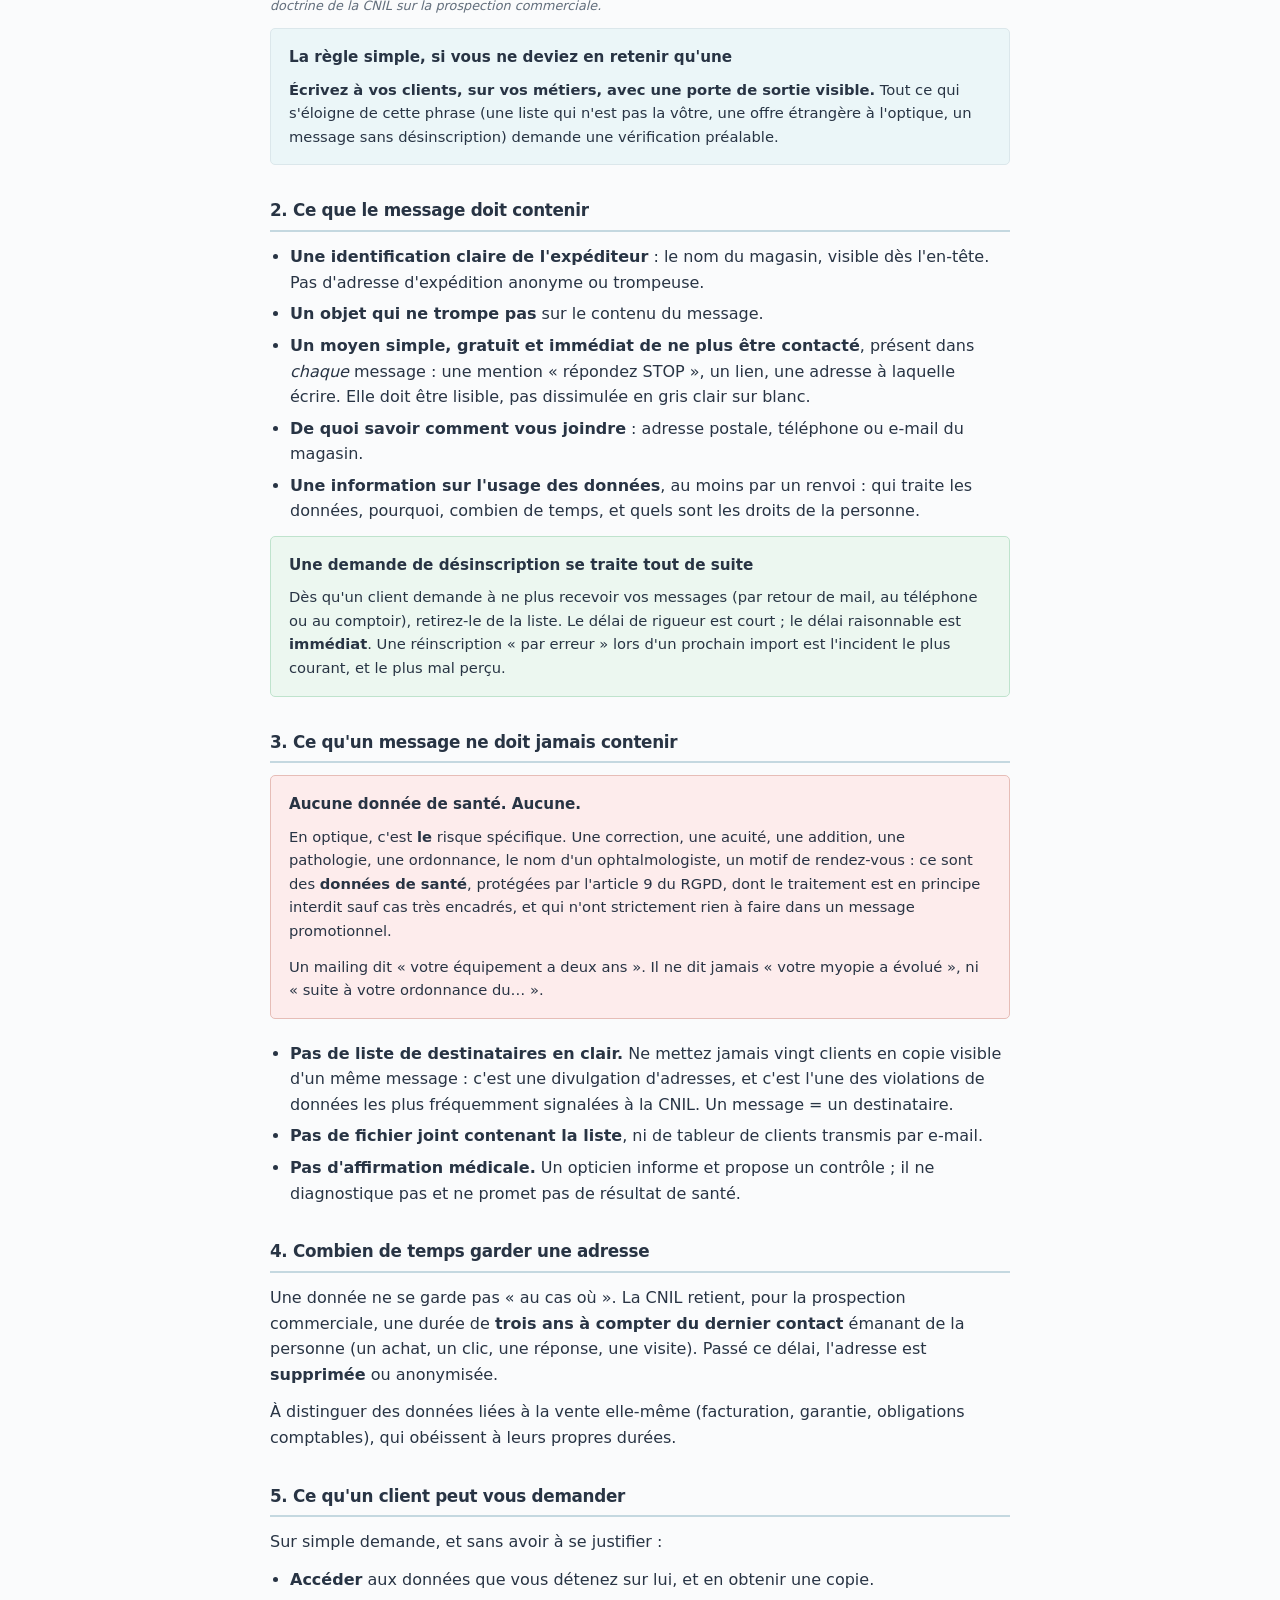
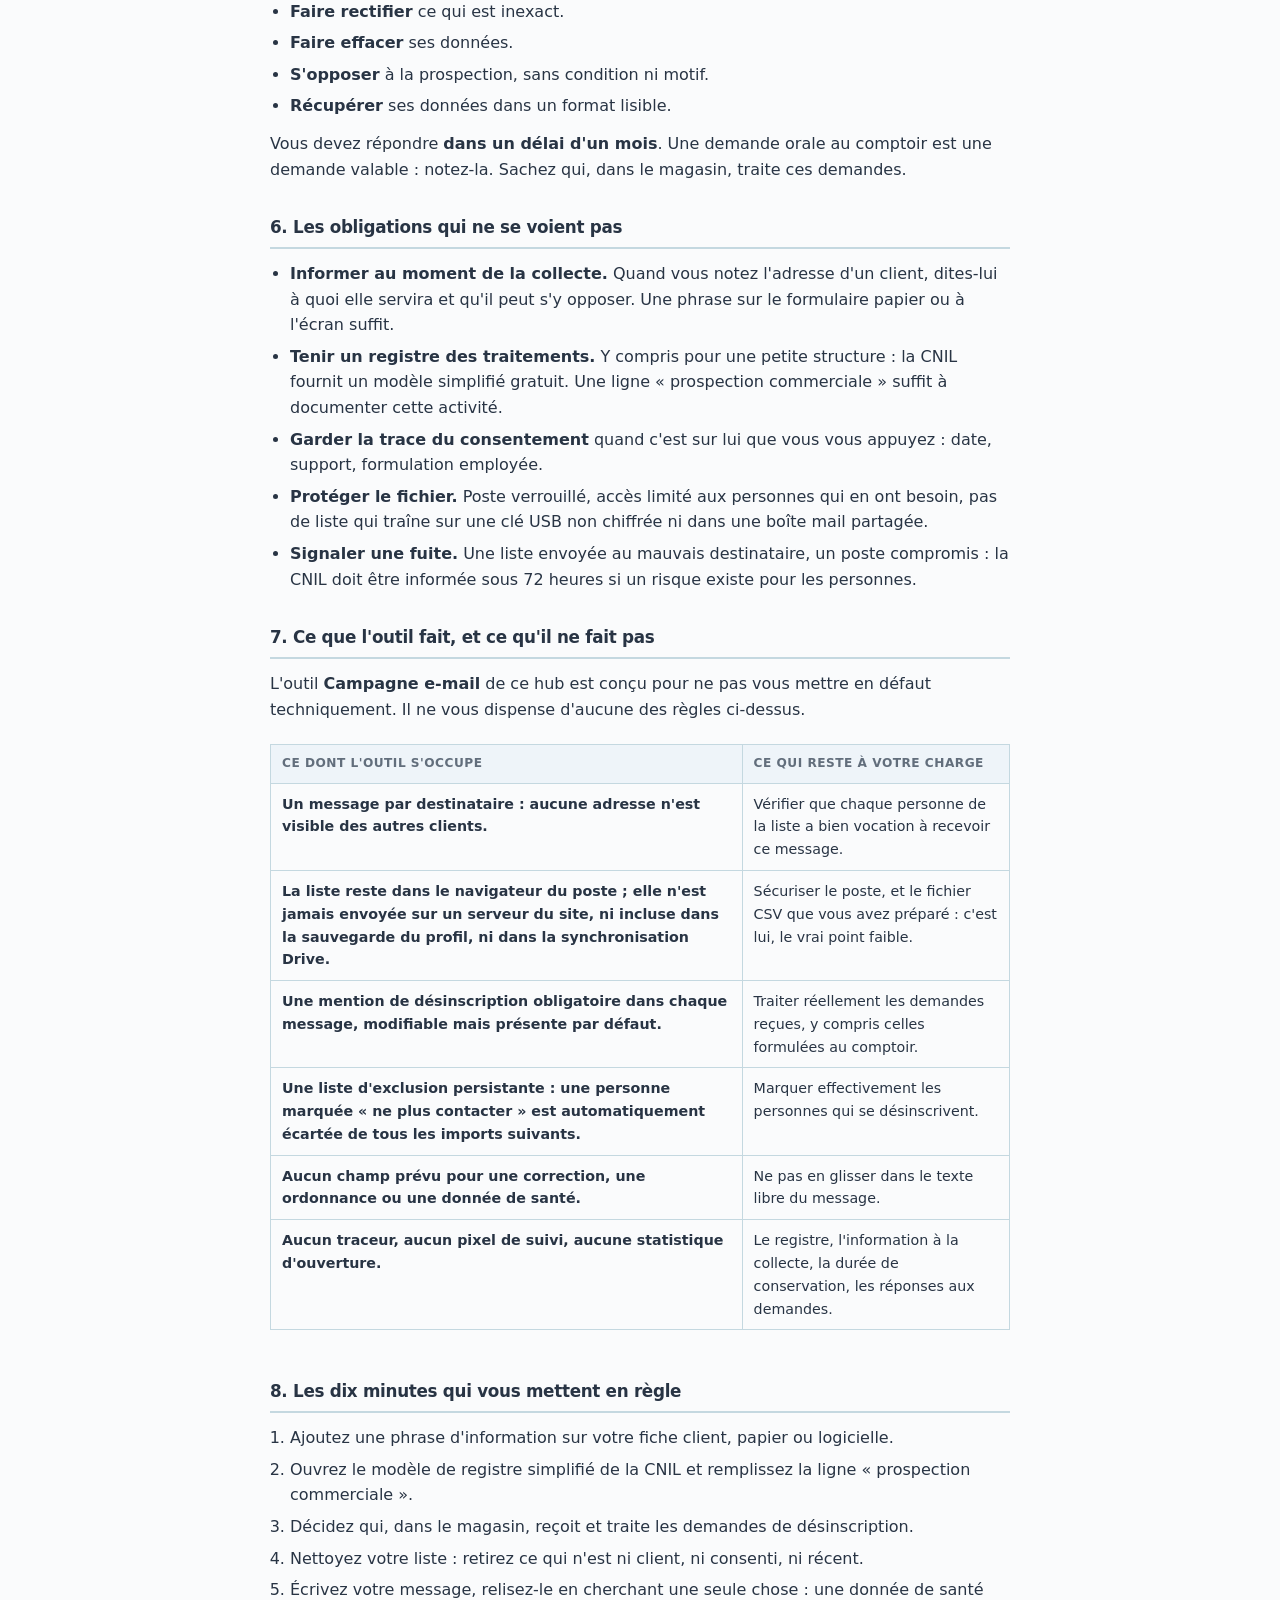
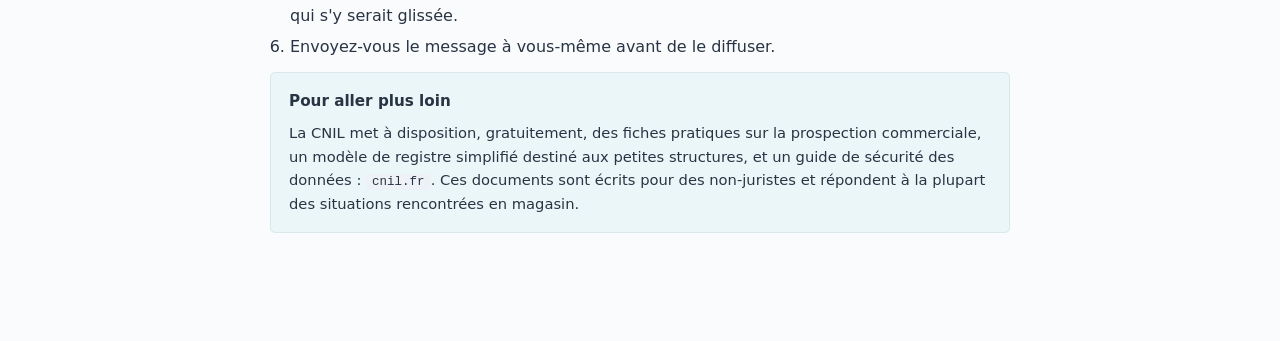
<file: docs/rgpd-mailing/index.html>
<!DOCTYPE html>
<html lang="fr">
<head>
  <meta charset="UTF-8">
  <meta http-equiv="Content-Security-Policy" content="default-src 'none'; script-src 'self' 'unsafe-inline'; style-src 'self' 'unsafe-inline'; font-src 'self'; img-src 'self' data:; connect-src 'self'; base-uri 'none'; form-action 'none'; object-src 'none'">
  <meta name="viewport" content="width=device-width, initial-scale=1.0">
  <title>Mailing clients : rappel RGPD</title>
  <link rel="icon" href="../../assets/favicon.svg" type="image/svg+xml">
  <meta name="theme-color" content="#FAFBFC">
  <style>
    :root {
      --blue: #1F6FB2; --blue-d: #175A92; --ink: #1A2A3A; --bg: #F4F7FA;
      --white: #fff; --border: #D6E4F0; --grey: #5A7080; --green: #2E8B57;
      --red: #B23A2E; --radius: 8px;
    }
    * { box-sizing: border-box; margin: 0; padding: 0; }
    body {
      font-family: "Avenir Next", "Segoe UI Variable Text", "Segoe UI", system-ui, -apple-system, BlinkMacSystemFont, Roboto, "Helvetica Neue", Arial, sans-serif; background: var(--bg); color: var(--ink);
      line-height: 1.6; padding: 0 0 60px;
    }
    .site-header {
      background: var(--blue); color: #fff; padding: 16px 24px;
      display: flex; align-items: center; gap: 16px; flex-wrap: wrap;
    }
    .back-link {
      color: rgba(255,255,255,.9); text-decoration: none; font-size: .85rem;
      font-weight: 700; border: 1px solid rgba(255,255,255,.4);
      padding: 6px 13px; border-radius: var(--radius); white-space: nowrap;
    }
    .back-link:hover { background: rgba(255,255,255,.16); }
    .site-header h1 { font-size: 1.1rem; font-weight: 800; }
    main { max-width: 780px; margin: 0 auto; padding: 28px 20px; }
    h2 {
      font-size: 1.05rem; margin: 32px 0 12px; padding-bottom: 6px;
      border-bottom: 2px solid var(--border);
    }
    h3 { font-size: .95rem; margin: 18px 0 6px; }
    p { margin-bottom: 12px; }
    ul, ol { margin: 6px 0 12px 20px; }
    li { margin-bottom: 6px; }
    .lead { font-size: 1rem; }
    strong { color: var(--ink); }
    a { color: var(--blue-d); font-weight: 700; }

    .panel {
      border-radius: var(--radius); padding: 16px 18px; margin-bottom: 22px;
      font-size: .92rem;
    }
    .panel--info { background: #EAF2FA; border: 1px solid var(--border); }
    .panel--safe { background: #ECF7F0; border: 1px solid #BFE3CD; }
    .panel--warn { background: #FFF7E6; border: 1px solid #F0C36D; }
    .panel--stop { background: #FDECEC; border: 1px solid #E6BDB7; }
    .panel h3 { font-size: .95rem; margin: 0 0 8px; }
    .panel ul, .panel ol { margin: 6px 0 0 18px; }
    .panel p:last-child, .panel ul:last-child { margin-bottom: 0; }

    table.g { width: 100%; border-collapse: collapse; font-size: .89rem; margin: 10px 0 16px; }
    table.g th, table.g td { border: 1px solid var(--border); padding: 9px 11px; text-align: left; vertical-align: top; }
    table.g th {
      background: #EEF4F9; font-size: .76rem; text-transform: uppercase;
      letter-spacing: .04em; color: var(--grey);
    }
    table.g td:first-child { font-weight: 600; }
    .verdict { font-weight: 800; white-space: nowrap; }
    .verdict--yes { color: var(--green); }
    .verdict--no  { color: var(--red); }
    .verdict--care { color: #B86A00; }

    .tw { overflow-x: auto; }
    code {
      background: #EEF2F7; padding: 1px 6px; border-radius: 4px;
      font-family: ui-monospace, Menlo, Consolas, monospace; font-size: .85em;
    }
    .src { font-size: .8rem; color: var(--grey); font-style: italic; }
    .toc {
      background: var(--white); border: 1px solid var(--border);
      border-radius: var(--radius); padding: 14px 18px; margin-bottom: 24px; font-size: .9rem;
    }
    .toc p { font-weight: 800; margin-bottom: 6px; }
    .toc ol { margin: 0 0 0 20px; }
    .toc li { margin-bottom: 3px; }

    /* UXER : identité Répertoire professionnel. Mise en forme uniquement. */
    :root {
      --blue:#425d4f;--blue-d:#354e42;--ink:#252a27;--grey:#59685e;
      --bg:#f5f3ed;--line:#d7dbd3;--border:#d7dbd3;--light:#ecf0e9;
      --radius:5px;
    }
    body { background:#f5f3ed; color:var(--ink); }
    body::before { display:none !important; animation:none !important; }
    :where(a,button,input,select,textarea):focus-visible { outline-color:#425d4f; }
    .ios-back { background:#354e42; box-shadow:0 4px 15px rgba(22,36,27,.18); border-radius:5px; }

    .site-header { background:#f5f3ed; color:#252a27; border-bottom:1px solid #d7dbd3; }
    .site-header h1 { color:#252a27; font-weight:650; letter-spacing:-.015em; }
    .site-header .back-link { color:#354e42; border-color:#b5c0b7; border-radius:4px; }
    .site-header .back-link:hover { background:#e7ece6; }
    .panel { border-radius:5px; }
    h2 { letter-spacing:-.018em; }
  </style>
  <link rel="stylesheet" href="../../assets/css/theme-bleu-gris.css">
</head>
<body>
  <header class="site-header">
    <a class="back-link" href="../../">&#8592; Retour</a>
    <h1>Écrire à ses clients : ce que le RGPD impose</h1>
  </header>

  <main>
    <p class="lead">
      Envoyer un message commercial à une liste de clients n'est pas un geste anodin&nbsp;: c'est un
      <strong>traitement de données personnelles</strong>, et le magasin en est le responsable. Cette
      page rassemble les règles qui s'appliquent réellement à un magasin d'optique, et les quelques
      réflexes qui évitent l'essentiel des ennuis.
    </p>

    <div class="panel panel--warn">
      <h3>Ce que cette page est, et ce qu'elle n'est pas</h3>
      <p>
        C'est un <strong>rappel des principes</strong>, rédigé pour être utilisable au comptoir. Ce
        n'est <strong>pas un conseil juridique</strong> et cela ne remplace ni la lecture des textes,
        ni l'avis d'un professionnel du droit. Les règles évoluent&nbsp;; en cas de doute sur un cas
        précis, la référence est la <strong>CNIL</strong> (<code>cnil.fr</code>), qui publie des fiches
        pratiques gratuites et répond aux questions des professionnels.
      </p>
    </div>

    <div class="toc">
      <p>Sur cette page</p>
      <ol>
        <li>Ai-je le droit d'écrire à cette personne&nbsp;?</li>
        <li>Ce que le message doit contenir</li>
        <li>Ce qu'un message ne doit jamais contenir</li>
        <li>Combien de temps garder une adresse</li>
        <li>Ce qu'un client peut vous demander</li>
        <li>Les obligations qui ne se voient pas</li>
        <li>Ce que l'outil fait, et ce qu'il ne fait pas</li>
        <li>Les dix minutes qui vous mettent en règle</li>
      </ol>
    </div>

    <h2>1. Ai-je le droit d'écrire à cette personne&nbsp;?</h2>
    <p>
      Tout part de là. Pour la prospection par e-mail vers un particulier, le principe est le
      <strong>consentement préalable</strong> : la personne doit avoir accepté, activement, de recevoir
      vos messages. Une exception importante existe pour vos <strong>clients existants</strong>.
    </p>

    <div class="tw">
      <table class="g">
        <thead>
          <tr><th>Situation</th><th>Verdict</th><th>À quelles conditions</th></tr>
        </thead>
        <tbody>
          <tr>
            <td>Client à qui vous avez déjà vendu un équipement, dont vous avez recueilli l'adresse à cette occasion</td>
            <td class="verdict verdict--yes">Possible</td>
            <td>Le message doit porter sur des <strong>produits ou services analogues</strong> (lunettes, lentilles, contrôle de la vue). La personne doit avoir pu s'y opposer <strong>au moment de la collecte</strong>, et pouvoir s'y opposer <strong>dans chaque message</strong>.</td>
          </tr>
          <tr>
            <td>Personne qui a coché une case «&nbsp;je souhaite recevoir vos offres&nbsp;»</td>
            <td class="verdict verdict--yes">Oui</td>
            <td>Case <strong>non pré-cochée</strong>, distincte des conditions générales. Gardez une trace de la date et du support.</td>
          </tr>
          <tr>
            <td>Personne qui a laissé son adresse pour un devis ou un rendez-vous, sans plus</td>
            <td class="verdict verdict--care">Prudence</td>
            <td>L'adresse a été donnée pour <em>cette</em> finalité. L'utiliser pour de la promotion suppose son accord, ou qu'elle soit devenue cliente.</td>
          </tr>
          <tr>
            <td>Prospect qui n'a jamais rien acheté et n'a rien accepté</td>
            <td class="verdict verdict--no">Non</td>
            <td>Consentement préalable exprès obligatoire.</td>
          </tr>
          <tr>
            <td>Adresse achetée, louée, ou récupérée sur un site, un annuaire, un réseau social</td>
            <td class="verdict verdict--no">Non</td>
            <td>Sans consentement recueilli pour <em>votre</em> magasin, c'est de la prospection illicite.</td>
          </tr>
          <tr>
            <td>Personne qui s'est désinscrite, ou qui a répondu «&nbsp;STOP&nbsp;»</td>
            <td class="verdict verdict--no">Jamais</td>
            <td>L'opposition est définitive et sans condition. Elle doit être respectée sans délai.</td>
          </tr>
          <tr>
            <td>Adresse professionnelle d'une entreprise (<code>contact@…</code>) pour une offre liée à son activité</td>
            <td class="verdict verdict--care">Assoupli</td>
            <td>Le régime est plus souple entre professionnels, mais l'information et le droit d'opposition restent dus.</td>
          </tr>
        </tbody>
      </table>
    </div>
    <p class="src">
      Base&nbsp;: article L.34-5 du code des postes et des communications électroniques, règlement (UE)
      2016/679 (RGPD) et doctrine de la CNIL sur la prospection commerciale.
    </p>

    <div class="panel panel--info">
      <h3>La règle simple, si vous ne deviez en retenir qu'une</h3>
      <p>
        <strong>Écrivez à vos clients, sur vos métiers, avec une porte de sortie visible.</strong>
        Tout ce qui s'éloigne de cette phrase (une liste qui n'est pas la vôtre, une offre étrangère à
        l'optique, un message sans désinscription) demande une vérification préalable.
      </p>
    </div>

    <h2>2. Ce que le message doit contenir</h2>
    <ul>
      <li><strong>Une identification claire de l'expéditeur</strong>&nbsp;: le nom du magasin, visible
        dès l'en-tête. Pas d'adresse d'expédition anonyme ou trompeuse.</li>
      <li><strong>Un objet qui ne trompe pas</strong> sur le contenu du message.</li>
      <li><strong>Un moyen simple, gratuit et immédiat de ne plus être contacté</strong>, présent dans
        <em>chaque</em> message&nbsp;: une mention «&nbsp;répondez STOP&nbsp;», un lien, une adresse à
        laquelle écrire. Elle doit être lisible, pas dissimulée en gris clair sur blanc.</li>
      <li><strong>De quoi savoir comment vous joindre</strong>&nbsp;: adresse postale, téléphone ou
        e-mail du magasin.</li>
      <li><strong>Une information sur l'usage des données</strong>, au moins par un renvoi&nbsp;:
        qui traite les données, pourquoi, combien de temps, et quels sont les droits de la personne.</li>
    </ul>

    <div class="panel panel--safe">
      <h3>Une demande de désinscription se traite tout de suite</h3>
      <p>
        Dès qu'un client demande à ne plus recevoir vos messages (par retour de mail, au téléphone ou
        au comptoir), retirez-le de la liste. Le délai de rigueur est court&nbsp;; le délai raisonnable
        est <strong>immédiat</strong>. Une réinscription «&nbsp;par erreur&nbsp;» lors d'un prochain
        import est l'incident le plus courant, et le plus mal perçu.
      </p>
    </div>

    <h2>3. Ce qu'un message ne doit jamais contenir</h2>

    <div class="panel panel--stop">
      <h3>Aucune donnée de santé. Aucune.</h3>
      <p>
        En optique, c'est <strong>le</strong> risque spécifique. Une correction, une acuité, une
        addition, une pathologie, une ordonnance, le nom d'un ophtalmologiste, un motif de
        rendez-vous&nbsp;: ce sont des <strong>données de santé</strong>, protégées par l'article 9 du
        RGPD, dont le traitement est en principe interdit sauf cas très encadrés, et qui n'ont
        strictement rien à faire dans un message promotionnel.
      </p>
      <p style="margin-top:10px;">
        Un mailing dit «&nbsp;votre équipement a deux ans&nbsp;». Il ne dit jamais «&nbsp;votre myopie
        a évolué&nbsp;», ni «&nbsp;suite à votre ordonnance du…&nbsp;».
      </p>
    </div>

    <ul>
      <li><strong>Pas de liste de destinataires en clair.</strong> Ne mettez jamais vingt clients en
        copie visible d'un même message&nbsp;: c'est une divulgation d'adresses, et c'est l'une des
        violations de données les plus fréquemment signalées à la CNIL. Un message&nbsp;= un
        destinataire.</li>
      <li><strong>Pas de fichier joint contenant la liste</strong>, ni de tableur de clients transmis
        par e-mail.</li>
      <li><strong>Pas d'affirmation médicale.</strong> Un opticien informe et propose un contrôle&nbsp;;
        il ne diagnostique pas et ne promet pas de résultat de santé.</li>
    </ul>

    <h2>4. Combien de temps garder une adresse</h2>
    <p>
      Une donnée ne se garde pas «&nbsp;au cas où&nbsp;». La CNIL retient, pour la prospection
      commerciale, une durée de <strong>trois ans à compter du dernier contact</strong> émanant de la
      personne (un achat, un clic, une réponse, une visite). Passé ce délai, l'adresse est
      <strong>supprimée</strong> ou anonymisée.
    </p>
    <p>
      À distinguer des données liées à la vente elle-même (facturation, garantie, obligations
      comptables), qui obéissent à leurs propres durées.
    </p>

    <h2>5. Ce qu'un client peut vous demander</h2>
    <p>Sur simple demande, et sans avoir à se justifier&nbsp;:</p>
    <ul>
      <li><strong>Accéder</strong> aux données que vous détenez sur lui, et en obtenir une copie.</li>
      <li><strong>Faire rectifier</strong> ce qui est inexact.</li>
      <li><strong>Faire effacer</strong> ses données.</li>
      <li><strong>S'opposer</strong> à la prospection, sans condition ni motif.</li>
      <li><strong>Récupérer</strong> ses données dans un format lisible.</li>
    </ul>
    <p>
      Vous devez répondre <strong>dans un délai d'un mois</strong>. Une demande orale au comptoir est
      une demande valable&nbsp;: notez-la. Sachez qui, dans le magasin, traite ces demandes.
    </p>

    <h2>6. Les obligations qui ne se voient pas</h2>
    <ul>
      <li><strong>Informer au moment de la collecte.</strong> Quand vous notez l'adresse d'un client,
        dites-lui à quoi elle servira et qu'il peut s'y opposer. Une phrase sur le formulaire papier ou
        à l'écran suffit.</li>
      <li><strong>Tenir un registre des traitements.</strong> Y compris pour une petite structure&nbsp;:
        la CNIL fournit un modèle simplifié gratuit. Une ligne «&nbsp;prospection commerciale&nbsp;»
        suffit à documenter cette activité.</li>
      <li><strong>Garder la trace du consentement</strong> quand c'est sur lui que vous vous appuyez&nbsp;:
        date, support, formulation employée.</li>
      <li><strong>Protéger le fichier.</strong> Poste verrouillé, accès limité aux personnes qui en ont
        besoin, pas de liste qui traîne sur une clé USB non chiffrée ni dans une boîte mail partagée.</li>
      <li><strong>Signaler une fuite.</strong> Une liste envoyée au mauvais destinataire, un poste
        compromis&nbsp;: la CNIL doit être informée sous 72&nbsp;heures si un risque existe pour les
        personnes.</li>
    </ul>

    <h2>7. Ce que l'outil fait, et ce qu'il ne fait pas</h2>
    <p>
      L'outil <strong>Campagne e-mail</strong> de ce hub est conçu pour ne pas vous mettre en défaut
      techniquement. Il ne vous dispense d'aucune des règles ci-dessus.
    </p>

    <div class="tw">
      <table class="g">
        <thead>
          <tr><th>Ce dont l'outil s'occupe</th><th>Ce qui reste à votre charge</th></tr>
        </thead>
        <tbody>
          <tr>
            <td>Un message par destinataire&nbsp;: aucune adresse n'est visible des autres clients.</td>
            <td>Vérifier que chaque personne de la liste a bien vocation à recevoir ce message.</td>
          </tr>
          <tr>
            <td>La liste reste dans le navigateur du poste&nbsp;; elle n'est jamais envoyée sur un serveur du site, ni incluse dans la sauvegarde du profil, ni dans la synchronisation Drive.</td>
            <td>Sécuriser le poste, et le fichier CSV que vous avez préparé : c'est lui, le vrai point faible.</td>
          </tr>
          <tr>
            <td>Une mention de désinscription obligatoire dans chaque message, modifiable mais présente par défaut.</td>
            <td>Traiter réellement les demandes reçues, y compris celles formulées au comptoir.</td>
          </tr>
          <tr>
            <td>Une liste d'exclusion persistante&nbsp;: une personne marquée «&nbsp;ne plus contacter&nbsp;» est automatiquement écartée de tous les imports suivants.</td>
            <td>Marquer effectivement les personnes qui se désinscrivent.</td>
          </tr>
          <tr>
            <td>Aucun champ prévu pour une correction, une ordonnance ou une donnée de santé.</td>
            <td>Ne pas en glisser dans le texte libre du message.</td>
          </tr>
          <tr>
            <td>Aucun traceur, aucun pixel de suivi, aucune statistique d'ouverture.</td>
            <td>Le registre, l'information à la collecte, la durée de conservation, les réponses aux demandes.</td>
          </tr>
        </tbody>
      </table>
    </div>

    <h2>8. Les dix minutes qui vous mettent en règle</h2>
    <ol>
      <li>Ajoutez une phrase d'information sur votre fiche client, papier ou logicielle.</li>
      <li>Ouvrez le modèle de registre simplifié de la CNIL et remplissez la ligne
        «&nbsp;prospection commerciale&nbsp;».</li>
      <li>Décidez qui, dans le magasin, reçoit et traite les demandes de désinscription.</li>
      <li>Nettoyez votre liste&nbsp;: retirez ce qui n'est ni client, ni consenti, ni récent.</li>
      <li>Écrivez votre message, relisez-le en cherchant une seule chose&nbsp;: une donnée de santé
        qui s'y serait glissée.</li>
      <li>Envoyez-vous le message à vous-même avant de le diffuser.</li>
    </ol>

    <div class="panel panel--info">
      <h3>Pour aller plus loin</h3>
      <p>
        La CNIL met à disposition, gratuitement, des fiches pratiques sur la prospection commerciale,
        un modèle de registre simplifié destiné aux petites structures, et un guide de sécurité des
        données&nbsp;: <code>cnil.fr</code>. Ces documents sont écrits pour des non-juristes et
        répondent à la plupart des situations rencontrées en magasin.
      </p>
    </div>
  </main>
</body>
</html>
</file>
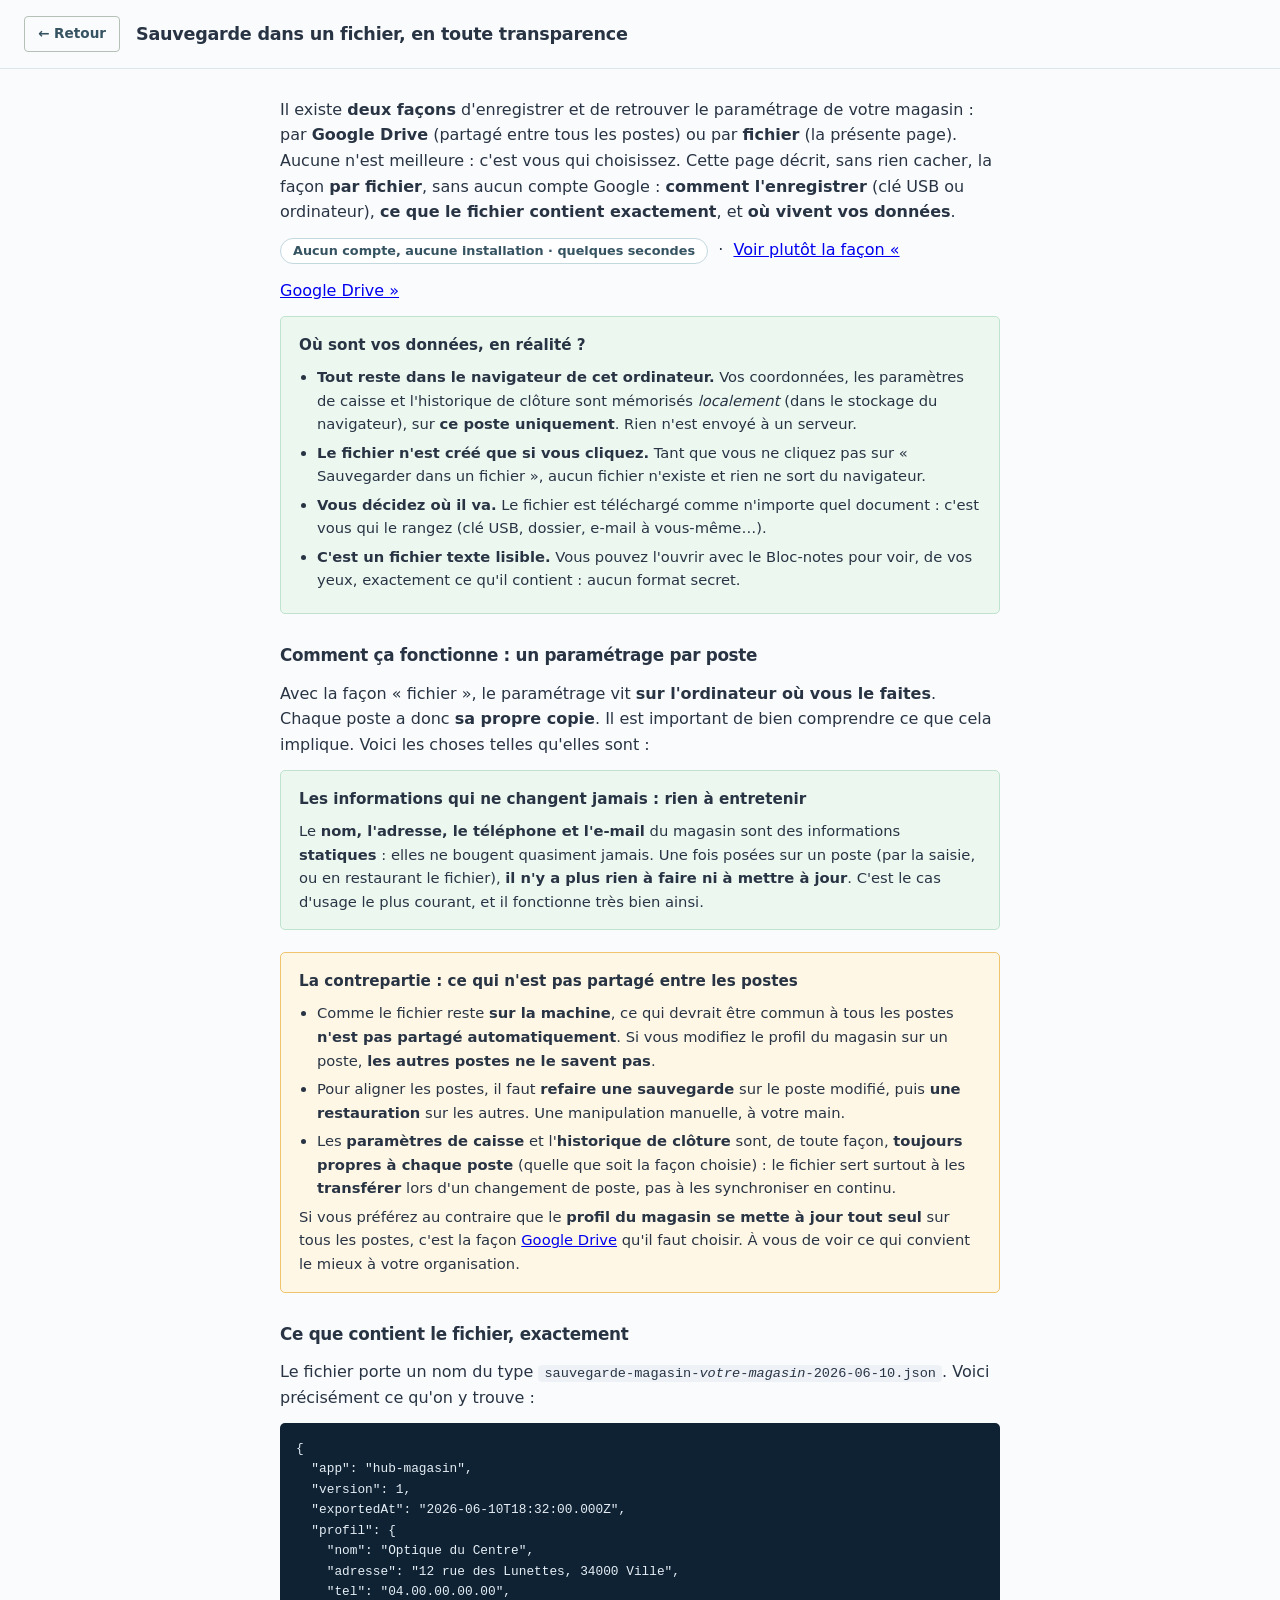
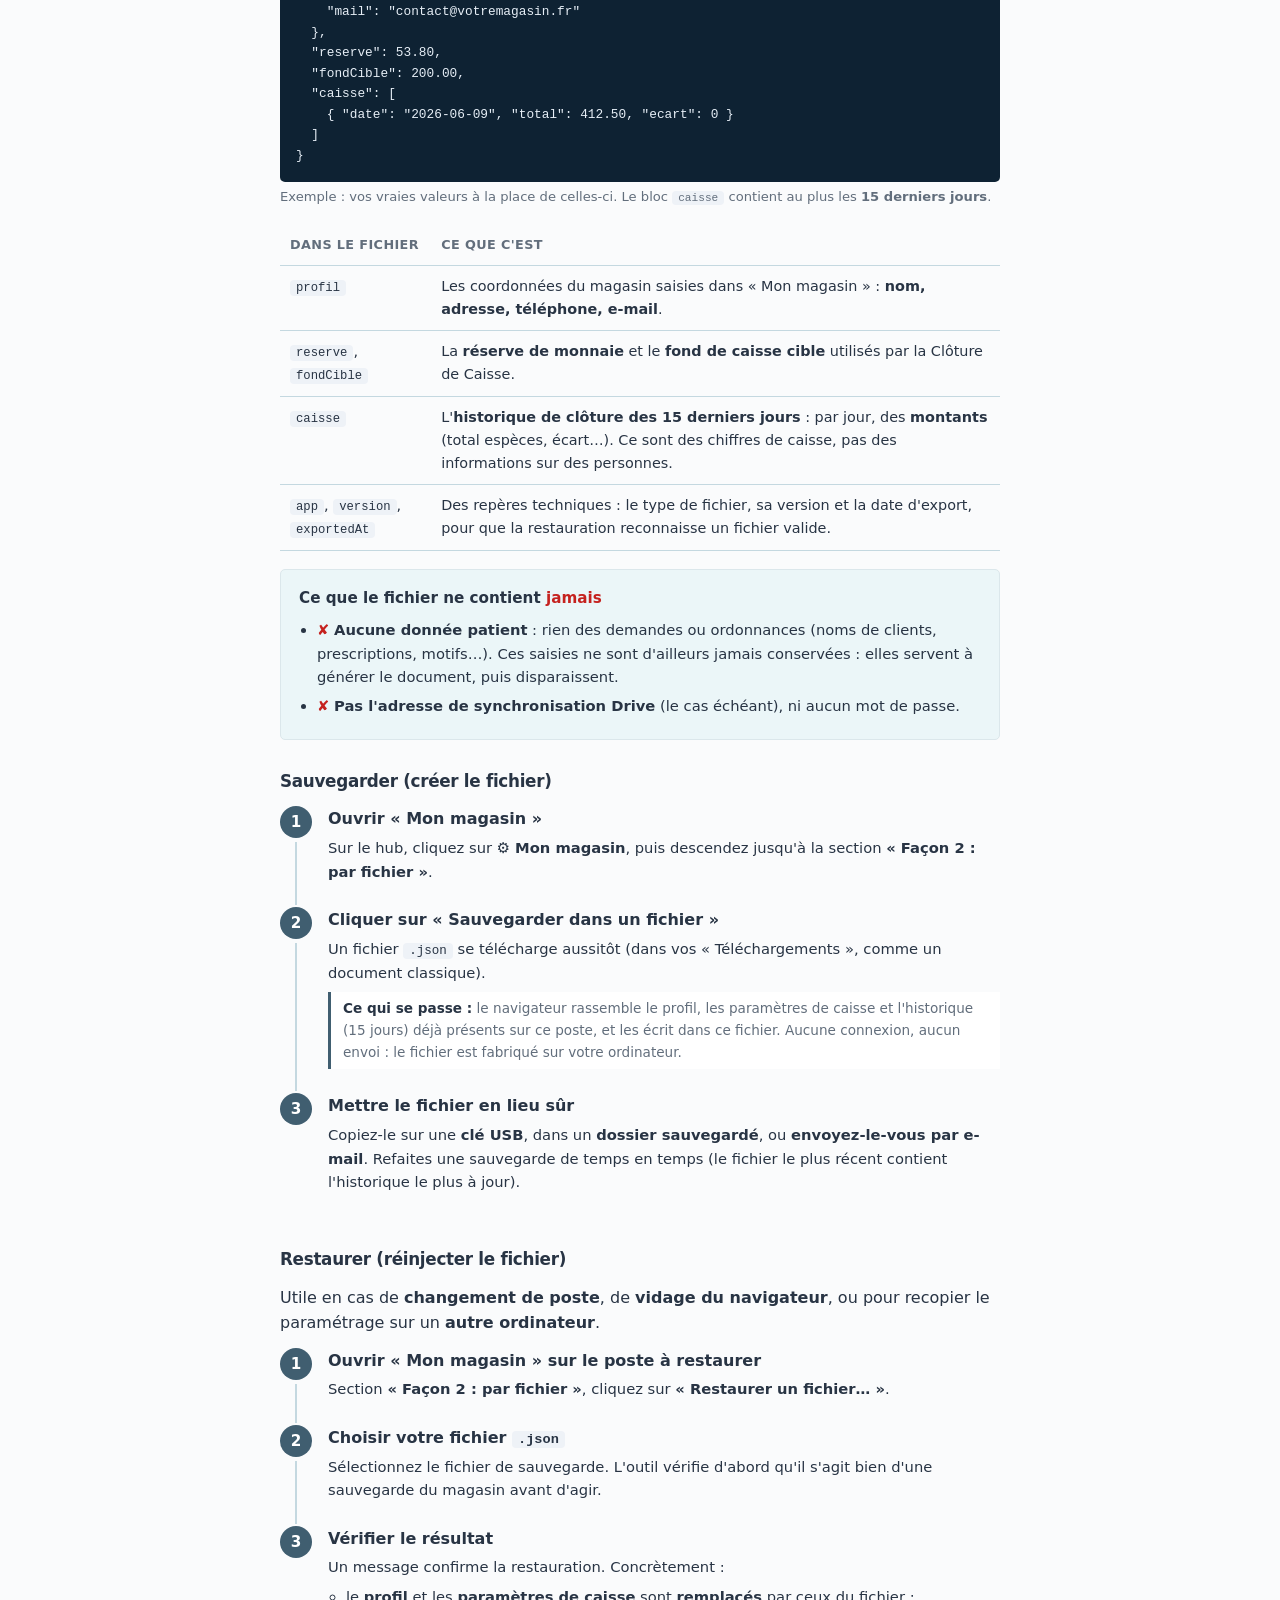
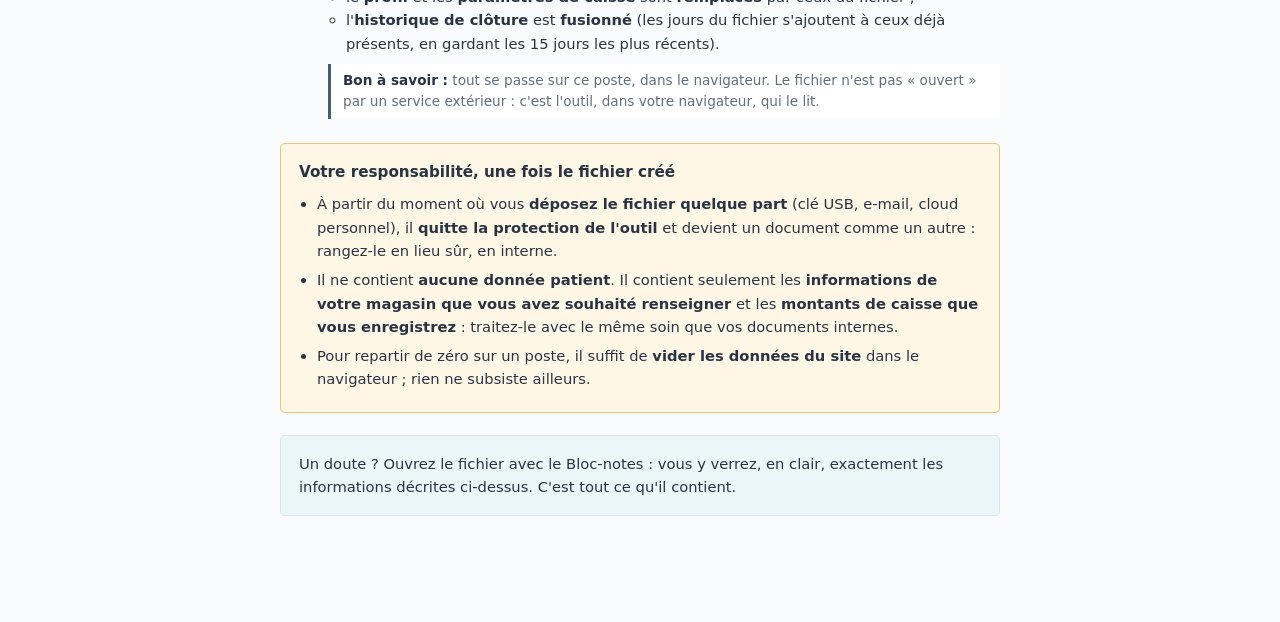
<file: docs/sauvegarde-fichier/index.html>
<!DOCTYPE html>
<html lang="fr">
<head>
  <meta charset="UTF-8">
  <meta http-equiv="Content-Security-Policy" content="default-src 'none'; script-src 'self' 'unsafe-inline'; style-src 'self' 'unsafe-inline'; font-src 'self'; img-src 'self' data:; connect-src 'self'; base-uri 'none'; form-action 'none'; object-src 'none'">
  <meta name="viewport" content="width=device-width, initial-scale=1.0">
  <title>Sauvegarde dans un fichier : procédure et transparence</title>
  <link rel="icon" href="../../assets/favicon.svg" type="image/svg+xml">
  <meta name="theme-color" content="#FAFBFC">
  <style>
    :root {
      --blue: #1F6FB2; --blue-d: #175A92; --ink: #1A2A3A; --bg: #F4F7FA;
      --white: #fff; --border: #D6E4F0; --grey: #5A7080; --green: #2E8B57; --radius: 8px;
    }
    * { box-sizing: border-box; margin: 0; padding: 0; }
    body {
      font-family: "Avenir Next", "Segoe UI Variable Text", "Segoe UI", system-ui, -apple-system, BlinkMacSystemFont, Roboto, "Helvetica Neue", Arial, sans-serif; background: var(--bg); color: var(--ink);
      line-height: 1.6; padding: 0 0 60px;
    }
    .site-header {
      background: var(--blue); color: #fff; padding: 16px 24px;
      display: flex; align-items: center; gap: 16px; flex-wrap: wrap;
    }
    .back-link {
      color: rgba(255,255,255,.9); text-decoration: none; font-size: .85rem;
      font-weight: 700; border: 1px solid rgba(255,255,255,.4);
      padding: 6px 13px; border-radius: var(--radius); white-space: nowrap;
    }
    .back-link:hover { background: rgba(255,255,255,.16); }
    .site-header h1 { font-size: 1.1rem; font-weight: 800; }
    main { max-width: 760px; margin: 0 auto; padding: 28px 20px; }
    h2 { font-size: 1.05rem; margin: 28px 0 12px; }
    p { margin-bottom: 12px; }
    .lead { font-size: 1rem; }
    .panel {
      border-radius: var(--radius); padding: 16px 18px; margin-bottom: 22px;
      font-size: .92rem;
    }
    .panel--info { background: #EAF2FA; border: 1px solid var(--border); }
    .panel--safe { background: #ECF7F0; border: 1px solid #BFE3CD; }
    .panel--warn { background: #FFF7E6; border: 1px solid #F0C36D; }
    .panel h3 { font-size: .95rem; margin-bottom: 8px; }
    .panel ul { margin: 6px 0 0 18px; }
    .panel li { margin-bottom: 5px; }
    .time {
      display: inline-block; font-size: .8rem; font-weight: 700; color: var(--blue-d);
      background: #fff; border: 1px solid var(--border); border-radius: 20px;
      padding: 2px 12px; margin-bottom: 14px;
    }
    ol.steps { list-style: none; counter-reset: step; margin-top: 6px; }
    ol.steps > li {
      counter-increment: step; position: relative;
      padding: 0 0 24px 48px; margin: 0;
    }
    ol.steps > li::before {
      content: counter(step); position: absolute; left: 0; top: 0;
      width: 32px; height: 32px; border-radius: 50%;
      background: var(--blue); color: #fff; font-weight: 800;
      display: flex; align-items: center; justify-content: center; font-size: .95rem;
    }
    ol.steps > li:not(:last-child)::after {
      content: ''; position: absolute; left: 15px; top: 36px; bottom: 2px;
      width: 2px; background: var(--border);
    }
    .step-title { font-weight: 700; margin-bottom: 4px; }
    .step-body { font-size: .92rem; }
    .step-body ul { margin: 6px 0 0 18px; }
    .why {
      font-size: .85rem; color: var(--grey); background: #fff;
      border-left: 3px solid var(--blue); padding: 6px 0 6px 12px; margin: 8px 0 0;
    }
    .why b { color: var(--ink); }
    code {
      background: #EEF2F7; padding: 1px 6px; border-radius: 4px;
      font-family: ui-monospace, Menlo, Consolas, monospace; font-size: .85em;
    }
    pre {
      background: #0E2233; color: #E6EEF6; border-radius: var(--radius);
      padding: 16px; overflow-x: auto; font-size: .8rem; line-height: 1.6;
      font-family: ui-monospace, Menlo, Consolas, monospace; margin: 10px 0 4px;
    }
    .pre-cap { font-size: .82rem; color: var(--grey); margin: 4px 0 18px; }
    table.fields {
      width: 100%; border-collapse: collapse; font-size: .9rem; margin: 6px 0 4px;
    }
    table.fields th, table.fields td {
      text-align: left; padding: 9px 10px; border-bottom: 1px solid var(--border);
      vertical-align: top;
    }
    table.fields th { font-size: .8rem; text-transform: uppercase; letter-spacing: .03em; color: var(--grey); }
    table.fields td code { white-space: nowrap; }
    .yes { color: var(--green); font-weight: 800; }
    .no { color: #C5221F; font-weight: 800; }

    /* UXER : identité Répertoire professionnel. Mise en forme uniquement. */
    :root {
      --blue:#425d4f;--blue-d:#354e42;--ink:#252a27;--grey:#59685e;
      --bg:#f5f3ed;--line:#d7dbd3;--border:#d7dbd3;--light:#ecf0e9;
      --radius:5px;
    }
    body { background:#f5f3ed; color:var(--ink); }
    body::before { display:none !important; animation:none !important; }
    :where(a,button,input,select,textarea):focus-visible { outline-color:#425d4f; }
    .ios-back { background:#354e42; box-shadow:0 4px 15px rgba(22,36,27,.18); border-radius:5px; }

    .site-header { background:#f5f3ed; color:#252a27; border-bottom:1px solid #d7dbd3; }
    .site-header h1 { color:#252a27; font-weight:650; letter-spacing:-.015em; }
    .site-header .back-link { color:#354e42; border-color:#b5c0b7; border-radius:4px; }
    .site-header .back-link:hover { background:#e7ece6; }
    .panel { border-radius:5px; }
    h2 { letter-spacing:-.018em; }
  </style>
  <link rel="stylesheet" href="../../assets/css/theme-bleu-gris.css">
</head>
<body>
  <header class="site-header">
    <a class="back-link" href="../../">&#8592; Retour</a>
    <h1>Sauvegarde dans un fichier, en toute transparence</h1>
  </header>

  <main>
    <p class="lead">
      Il existe <strong>deux façons</strong> d'enregistrer et de retrouver le paramétrage de votre
      magasin&nbsp;: par <strong>Google&nbsp;Drive</strong> (partagé entre tous les postes) ou par
      <strong>fichier</strong> (la présente page). Aucune n'est meilleure&nbsp;: c'est vous qui choisissez.
      Cette page décrit, sans rien cacher, la façon <strong>par fichier</strong>, sans aucun compte
      Google&nbsp;: <strong>comment l'enregistrer</strong> (clé USB ou ordinateur), <strong>ce que le
      fichier contient exactement</strong>, et <strong>où vivent vos données</strong>.
    </p>
    <p>
      <span class="time">Aucun compte, aucune installation &middot; quelques secondes</span>
      &nbsp;&middot;&nbsp;
      <a href="../sync-drive/">Voir plutôt la façon « Google&nbsp;Drive »</a>
    </p>

    <div class="panel panel--safe">
      <h3>Où sont vos données, en réalité&nbsp;?</h3>
      <ul>
        <li><strong>Tout reste dans le navigateur de cet ordinateur.</strong> Vos coordonnées, les paramètres
          de caisse et l'historique de clôture sont mémorisés <em>localement</em> (dans le stockage du
          navigateur), sur <strong>ce poste uniquement</strong>. Rien n'est envoyé à un serveur.</li>
        <li><strong>Le fichier n'est créé que si vous cliquez.</strong> Tant que vous ne cliquez pas sur
          « Sauvegarder dans un fichier », aucun fichier n'existe et rien ne sort du navigateur.</li>
        <li><strong>Vous décidez où il va.</strong> Le fichier est téléchargé comme n'importe quel
          document&nbsp;: c'est vous qui le rangez (clé USB, dossier, e-mail à vous-même…).</li>
        <li><strong>C'est un fichier texte lisible.</strong> Vous pouvez l'ouvrir avec le Bloc-notes pour
          voir, de vos yeux, exactement ce qu'il contient : aucun format secret.</li>
      </ul>
    </div>

    <h2>Comment ça fonctionne : un paramétrage par poste</h2>
    <p>
      Avec la façon « fichier », le paramétrage vit <strong>sur l'ordinateur où vous le faites</strong>.
      Chaque poste a donc <strong>sa propre copie</strong>. Il est important de bien comprendre ce que
      cela implique. Voici les choses telles qu'elles sont&nbsp;:
    </p>

    <div class="panel panel--safe">
      <h3>Les informations qui ne changent jamais&nbsp;: rien à entretenir</h3>
      <p style="margin-bottom:0;">
        Le <strong>nom, l'adresse, le téléphone et l'e-mail</strong> du magasin sont des informations
        <strong>statiques</strong> : elles ne bougent quasiment jamais. Une fois posées sur un poste
        (par la saisie, ou en restaurant le fichier), <strong>il n'y a plus rien à faire ni à mettre à
        jour</strong>. C'est le cas d'usage le plus courant, et il fonctionne très bien ainsi.
      </p>
    </div>

    <div class="panel panel--warn">
      <h3>La contrepartie&nbsp;: ce qui n'est pas partagé entre les postes</h3>
      <ul>
        <li>Comme le fichier reste <strong>sur la machine</strong>, ce qui devrait être commun à tous les
          postes <strong>n'est pas partagé automatiquement</strong>. Si vous modifiez le profil du magasin
          sur un poste, <strong>les autres postes ne le savent pas</strong>.</li>
        <li>Pour aligner les postes, il faut <strong>refaire une sauvegarde</strong> sur le poste modifié,
          puis <strong>une restauration</strong> sur les autres. Une manipulation manuelle, à votre main.</li>
        <li>Les <strong>paramètres de caisse</strong> et l'<strong>historique de clôture</strong> sont, de toute
          façon, <strong>toujours propres à chaque poste</strong> (quelle que soit la façon choisie) : le
          fichier sert surtout à les <strong>transférer</strong> lors d'un changement de poste, pas à les
          synchroniser en continu.</li>
      </ul>
      <p style="margin-bottom:0;">
        Si vous préférez au contraire que le <strong>profil du magasin se mette à jour tout seul</strong>
        sur tous les postes, c'est la façon <a href="../sync-drive/">Google&nbsp;Drive</a> qu'il faut
        choisir. À vous de voir ce qui convient le mieux à votre organisation.
      </p>
    </div>

    <h2>Ce que contient le fichier, exactement</h2>
    <p>
      Le fichier porte un nom du type <code>sauvegarde-magasin-<em>votre-magasin</em>-2026-06-10.json</code>.
      Voici précisément ce qu'on y trouve&nbsp;:
    </p>

    <pre>{
  "app": "hub-magasin",
  "version": 1,
  "exportedAt": "2026-06-10T18:32:00.000Z",
  "profil": {
    "nom": "Optique du Centre",
    "adresse": "12 rue des Lunettes, 34000 Ville",
    "tel": "04.00.00.00.00",
    "mail": "contact@votremagasin.fr"
  },
  "reserve": 53.80,
  "fondCible": 200.00,
  "caisse": [
    { "date": "2026-06-09", "total": 412.50, "ecart": 0 }
  ]
}</pre>
    <p class="pre-cap">Exemple&nbsp;: vos vraies valeurs à la place de celles-ci. Le bloc
      <code>caisse</code> contient au plus les <strong>15 derniers jours</strong>.</p>

    <table class="fields">
      <thead>
        <tr><th>Dans le fichier</th><th>Ce que c'est</th></tr>
      </thead>
      <tbody>
        <tr>
          <td><code>profil</code></td>
          <td>Les coordonnées du magasin saisies dans « Mon magasin »&nbsp;:
            <strong>nom, adresse, téléphone, e-mail</strong>.</td>
        </tr>
        <tr>
          <td><code>reserve</code>, <code>fondCible</code></td>
          <td>La <strong>réserve de monnaie</strong> et le <strong>fond de caisse cible</strong>
            utilisés par la Clôture de Caisse.</td>
        </tr>
        <tr>
          <td><code>caisse</code></td>
          <td>L'<strong>historique de clôture des 15 derniers jours</strong>&nbsp;: par jour, des
            <strong>montants</strong> (total espèces, écart…). Ce sont des chiffres de caisse, pas des
            informations sur des personnes.</td>
        </tr>
        <tr>
          <td><code>app</code>, <code>version</code>, <code>exportedAt</code></td>
          <td>Des repères techniques&nbsp;: le type de fichier, sa version et la date d'export, pour que
            la restauration reconnaisse un fichier valide.</td>
        </tr>
      </tbody>
    </table>

    <div class="panel panel--info" style="margin-top:18px;">
      <h3>Ce que le fichier ne contient <span class="no">jamais</span></h3>
      <ul>
        <li><span class="no">&#10008;</span> <strong>Aucune donnée patient</strong> : rien des demandes
          ou ordonnances (noms de clients, prescriptions, motifs…). Ces saisies ne sont d'ailleurs jamais
          conservées&nbsp;: elles servent à générer le document, puis disparaissent.</li>
        <li><span class="no">&#10008;</span> <strong>Pas l'adresse de synchronisation Drive</strong>
          (le cas échéant), ni aucun mot de passe.</li>
      </ul>
    </div>

    <h2>Sauvegarder (créer le fichier)</h2>
    <ol class="steps">
      <li>
        <div class="step-title">Ouvrir « Mon magasin »</div>
        <div class="step-body">
          Sur le hub, cliquez sur <strong>&#9881; Mon magasin</strong>, puis descendez jusqu'à la section
          <strong>« Façon 2 : par fichier »</strong>.
        </div>
      </li>
      <li>
        <div class="step-title">Cliquer sur « Sauvegarder dans un fichier »</div>
        <div class="step-body">
          Un fichier <code>.json</code> se télécharge aussitôt (dans vos « Téléchargements », comme un
          document classique).
          <p class="why"><b>Ce qui se passe&nbsp;:</b> le navigateur rassemble le profil, les paramètres de caisse
          et l'historique (15 jours) déjà présents sur ce poste, et les écrit dans ce fichier. Aucune
          connexion, aucun envoi : le fichier est fabriqué sur votre ordinateur.</p>
        </div>
      </li>
      <li>
        <div class="step-title">Mettre le fichier en lieu sûr</div>
        <div class="step-body">
          Copiez-le sur une <strong>clé USB</strong>, dans un <strong>dossier sauvegardé</strong>, ou
          <strong>envoyez-le-vous par e-mail</strong>. Refaites une sauvegarde de temps en temps (le fichier
          le plus récent contient l'historique le plus à jour).
        </div>
      </li>
    </ol>

    <h2>Restaurer (réinjecter le fichier)</h2>
    <p>Utile en cas de <strong>changement de poste</strong>, de <strong>vidage du navigateur</strong>, ou
      pour recopier le paramétrage sur un <strong>autre ordinateur</strong>.</p>
    <ol class="steps">
      <li>
        <div class="step-title">Ouvrir « Mon magasin » sur le poste à restaurer</div>
        <div class="step-body">
          Section <strong>« Façon 2 : par fichier »</strong>, cliquez sur
          <strong>« Restaurer un fichier… »</strong>.
        </div>
      </li>
      <li>
        <div class="step-title">Choisir votre fichier <code>.json</code></div>
        <div class="step-body">
          Sélectionnez le fichier de sauvegarde. L'outil vérifie d'abord qu'il s'agit bien d'une sauvegarde
          du magasin avant d'agir.
        </div>
      </li>
      <li>
        <div class="step-title">Vérifier le résultat</div>
        <div class="step-body">
          Un message confirme la restauration. Concrètement&nbsp;:
          <ul>
            <li>le <strong>profil</strong> et les <strong>paramètres de caisse</strong> sont
              <strong>remplacés</strong> par ceux du fichier&nbsp;;</li>
            <li>l'<strong>historique de clôture</strong> est <strong>fusionné</strong> (les jours du fichier
              s'ajoutent à ceux déjà présents, en gardant les 15 jours les plus récents).</li>
          </ul>
          <p class="why"><b>Bon à savoir&nbsp;:</b> tout se passe sur ce poste, dans le navigateur. Le
          fichier n'est pas « ouvert » par un service extérieur : c'est l'outil, dans votre navigateur, qui
          le lit.</p>
        </div>
      </li>
    </ol>

    <div class="panel panel--warn">
      <h3>Votre responsabilité, une fois le fichier créé</h3>
      <ul>
        <li>À partir du moment où vous <strong>déposez le fichier quelque part</strong> (clé USB, e-mail,
          cloud personnel), il <strong>quitte la protection de l'outil</strong> et devient un document comme
          un autre&nbsp;: rangez-le en lieu sûr, en interne.</li>
        <li>Il ne contient <strong>aucune donnée patient</strong>. Il contient seulement les <strong>informations
          de votre magasin que vous avez souhaité renseigner</strong> et les <strong>montants de caisse que vous enregistrez</strong>&nbsp;: traitez-le avec le
          même soin que vos documents internes.</li>
        <li>Pour repartir de zéro sur un poste, il suffit de <strong>vider les données du site</strong> dans
          le navigateur&nbsp;; rien ne subsiste ailleurs.</li>
      </ul>
    </div>

    <div class="panel panel--info">
      Un doute&nbsp;? Ouvrez le fichier avec le Bloc-notes&nbsp;: vous y verrez, en clair, exactement les
      informations décrites ci-dessus. C'est tout ce qu'il contient.
    </div>
  </main>
</body>
</html>
</file>
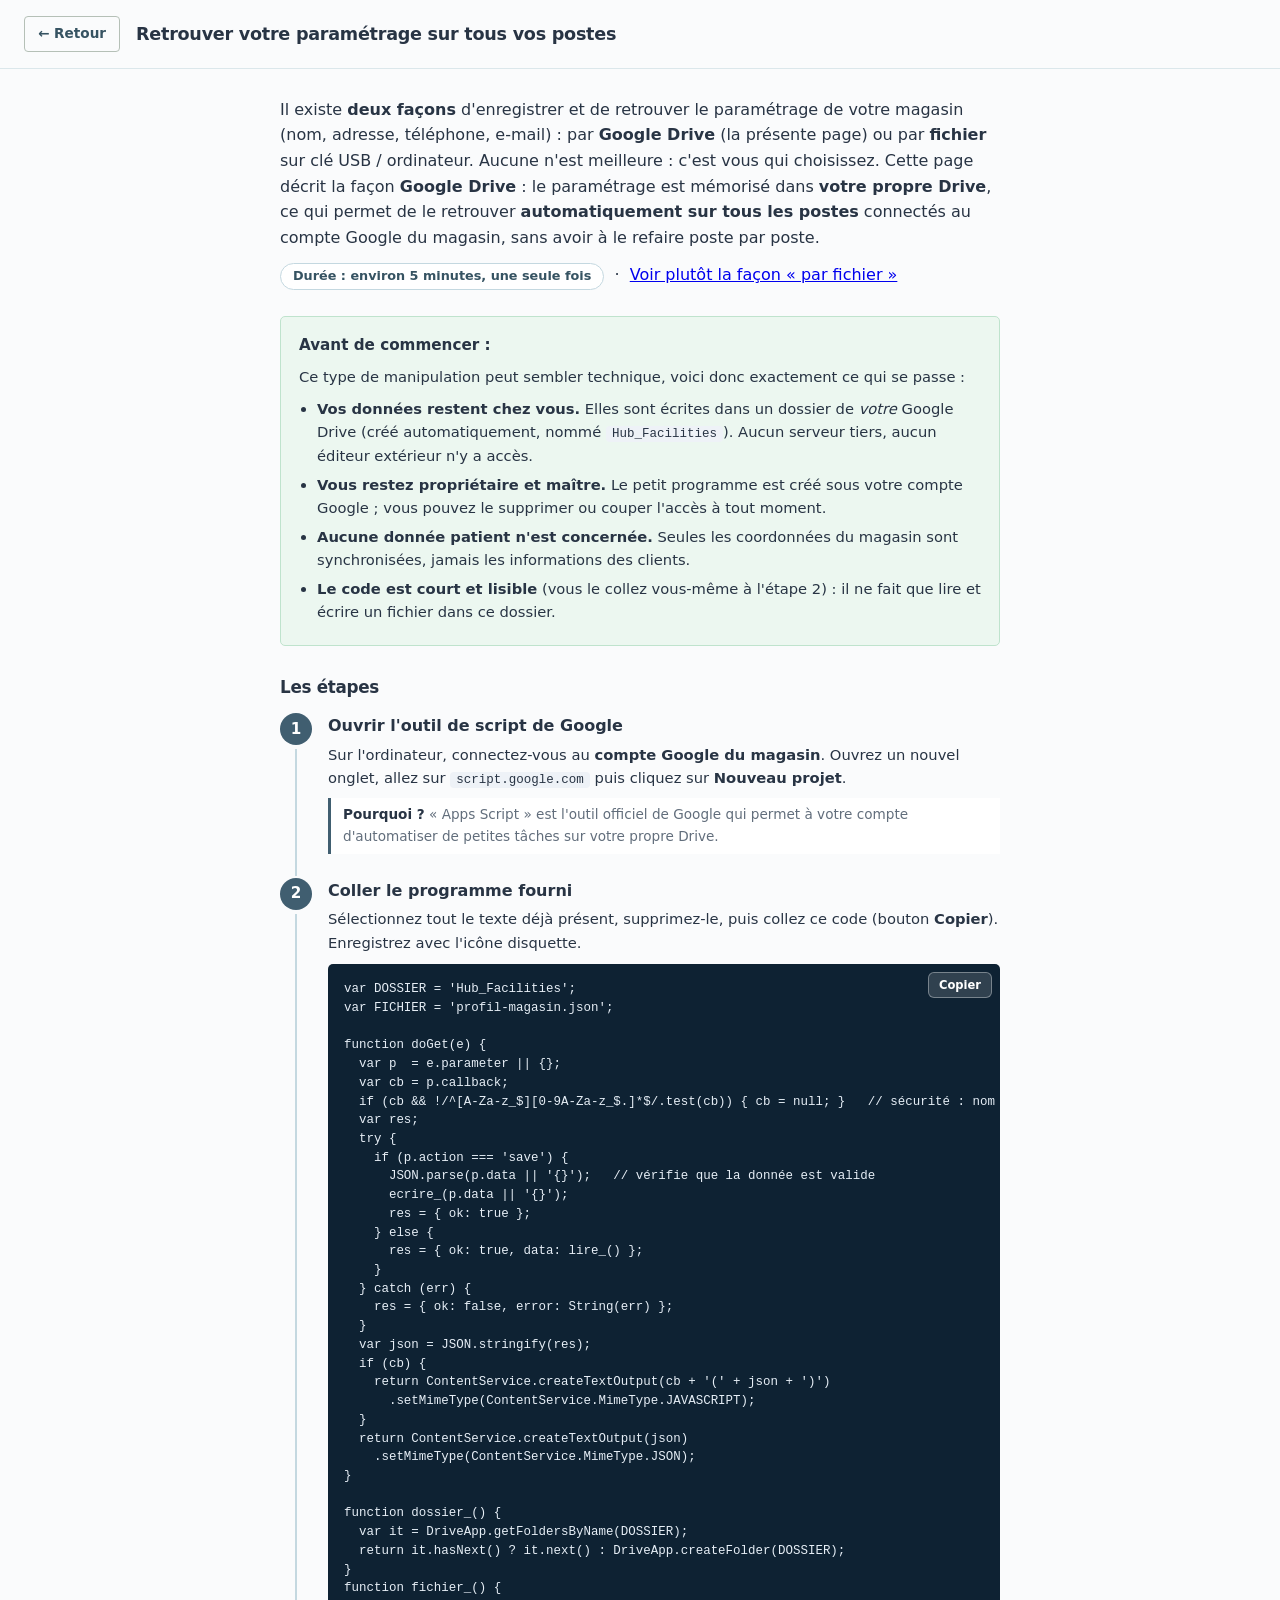
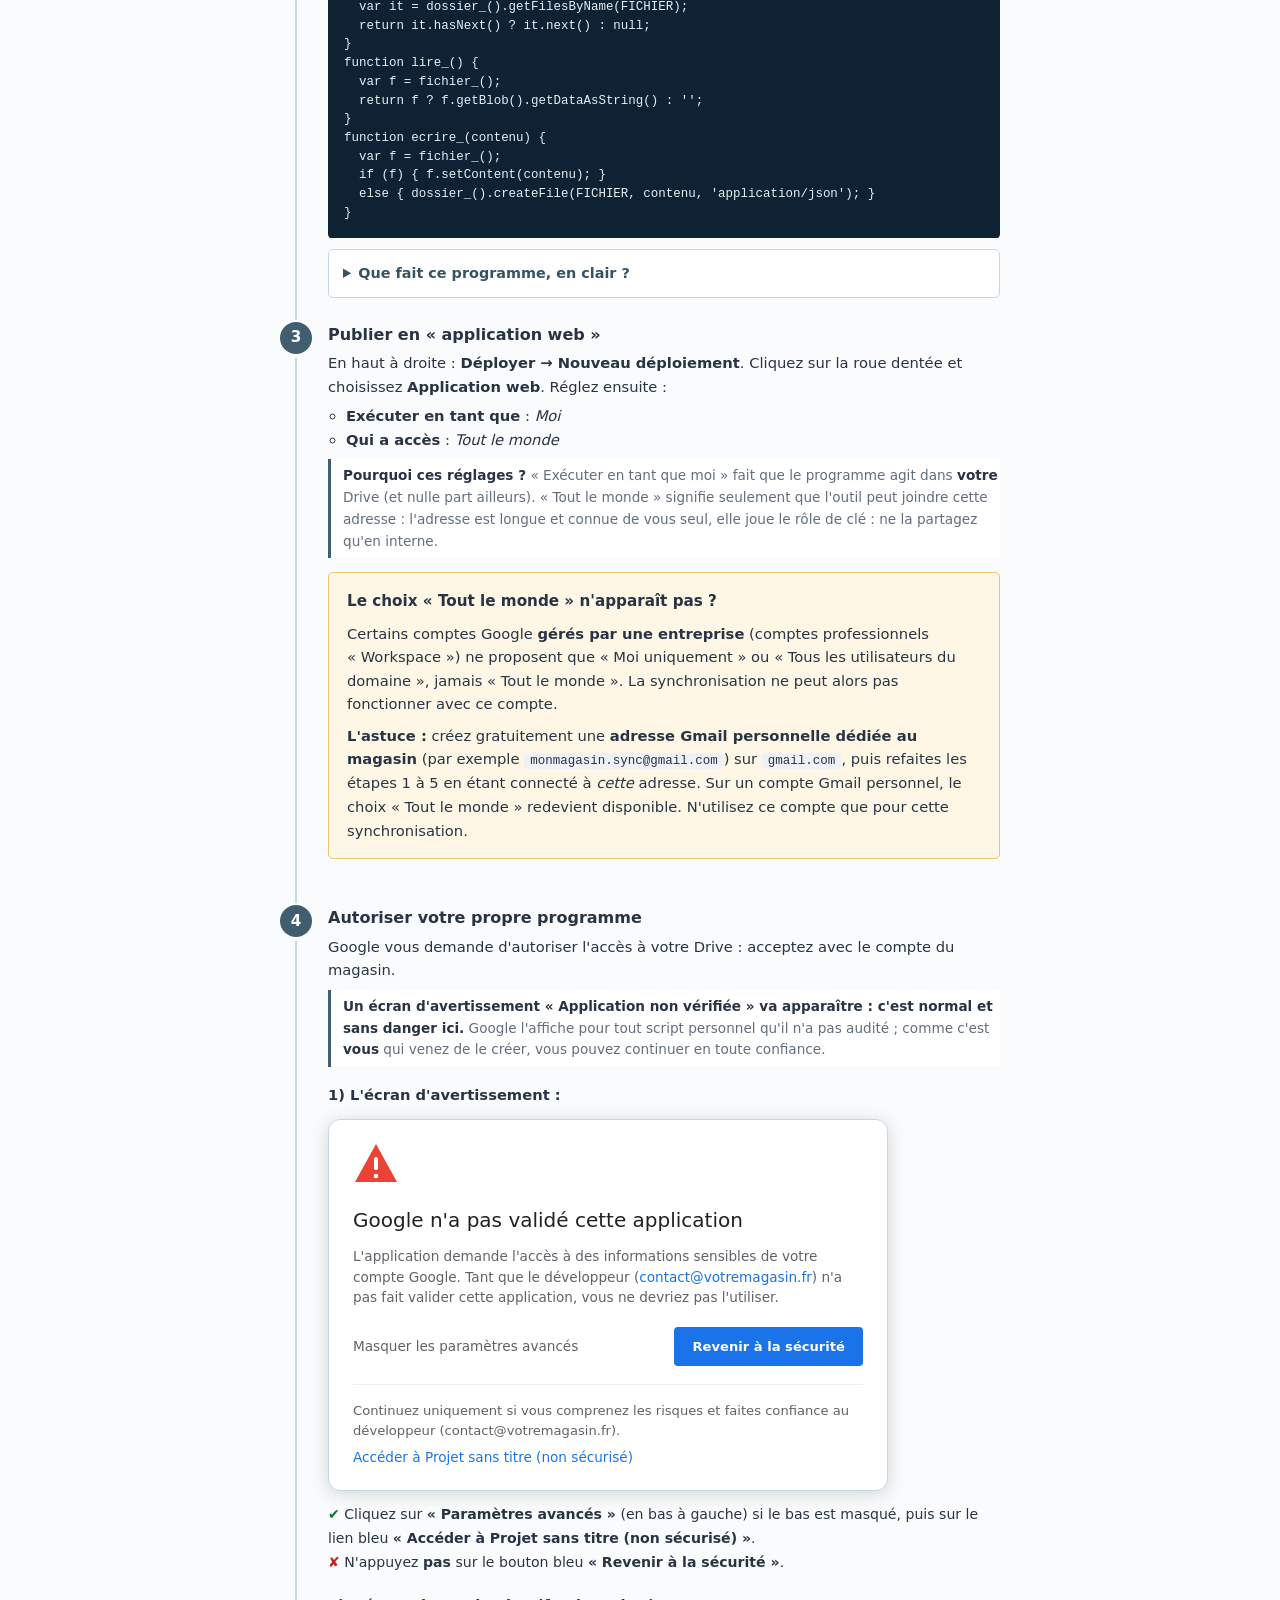
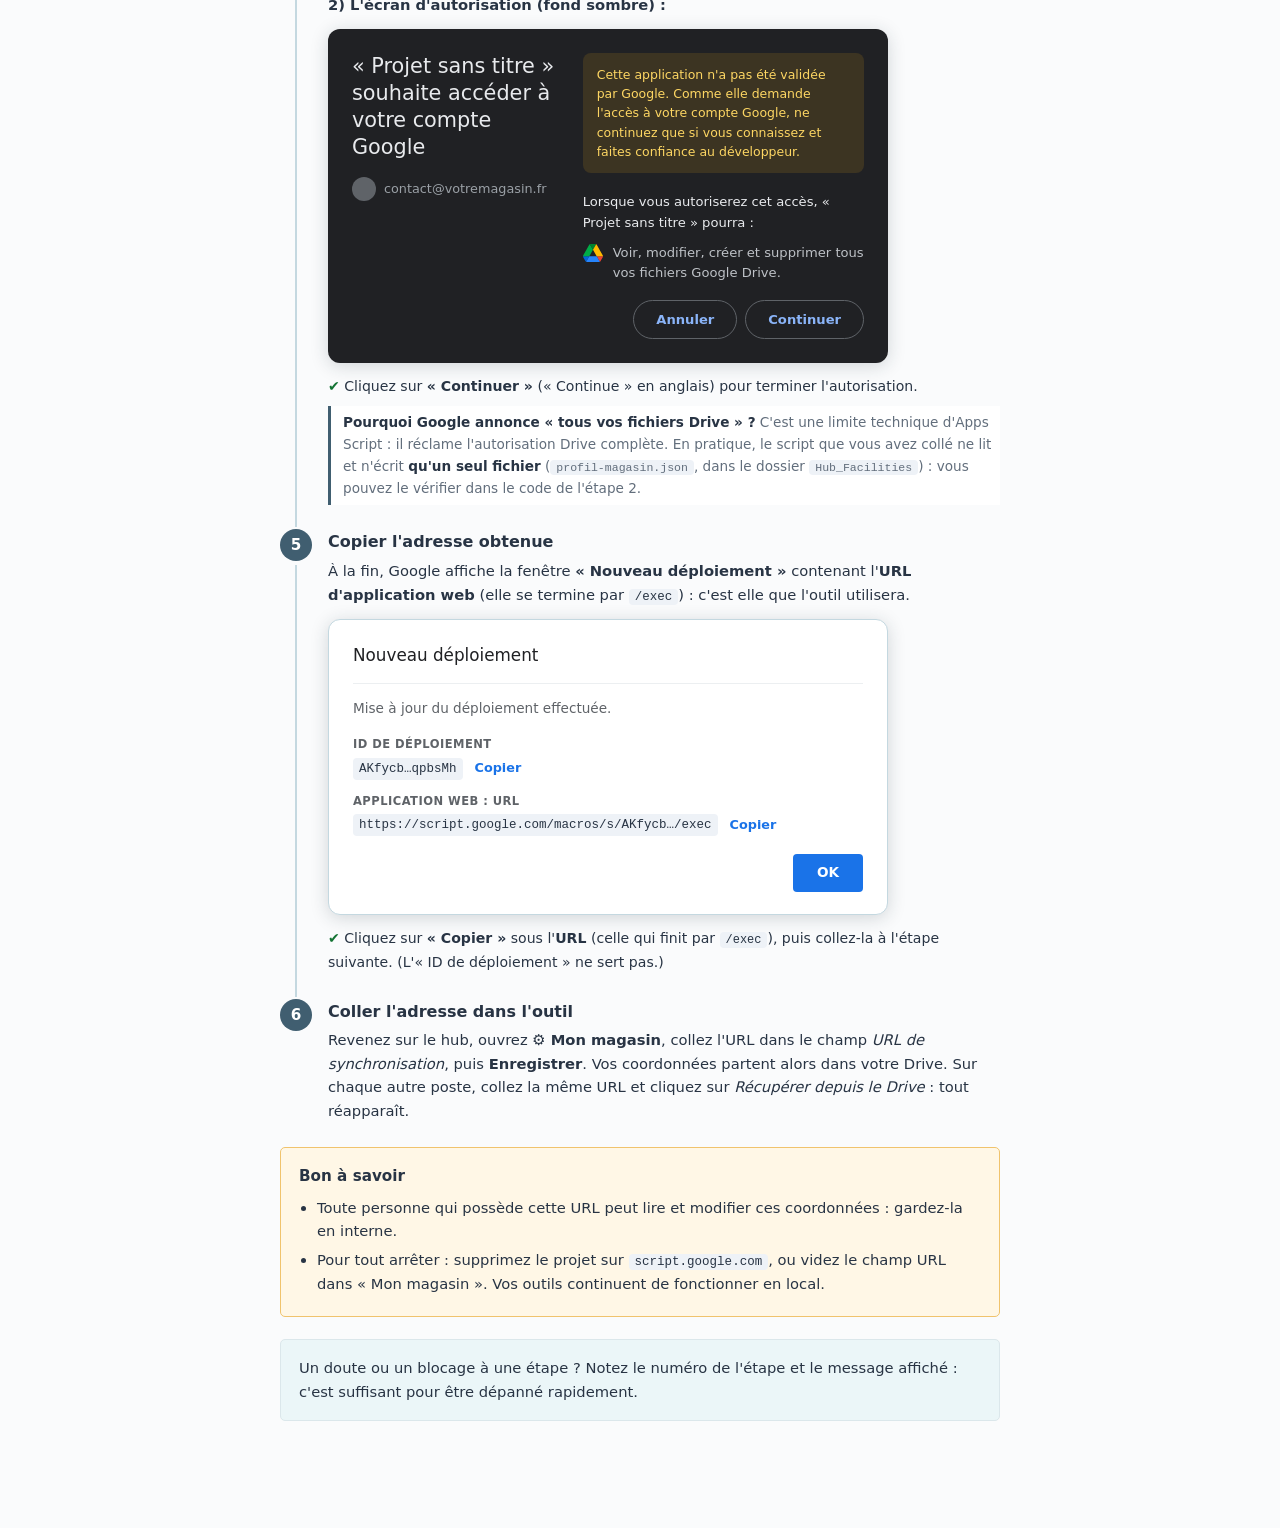
<file: docs/sync-drive/index.html>
<!DOCTYPE html>
<html lang="fr">
<head>
  <meta charset="UTF-8">
  <meta http-equiv="Content-Security-Policy" content="default-src 'none'; script-src 'self' 'unsafe-inline'; style-src 'self' 'unsafe-inline'; font-src 'self'; img-src 'self' data:; connect-src 'self'; base-uri 'none'; form-action 'none'; object-src 'none'">
  <meta name="viewport" content="width=device-width, initial-scale=1.0">
  <title>Synchronisation Google Drive : procédure</title>
  <link rel="icon" href="../../assets/favicon.svg" type="image/svg+xml">
  <meta name="theme-color" content="#FAFBFC">
  <style>
    :root {
      --blue: #1F6FB2; --blue-d: #175A92; --ink: #1A2A3A; --bg: #F4F7FA;
      --white: #fff; --border: #D6E4F0; --grey: #5A7080; --green: #2E8B57; --radius: 8px;
    }
    * { box-sizing: border-box; margin: 0; padding: 0; }
    body {
      font-family: "Avenir Next", "Segoe UI Variable Text", "Segoe UI", system-ui, -apple-system, BlinkMacSystemFont, Roboto, "Helvetica Neue", Arial, sans-serif; background: var(--bg); color: var(--ink);
      line-height: 1.6; padding: 0 0 60px;
    }
    .site-header {
      background: var(--blue); color: #fff; padding: 16px 24px;
      display: flex; align-items: center; gap: 16px; flex-wrap: wrap;
    }
    .back-link {
      color: rgba(255,255,255,.9); text-decoration: none; font-size: .85rem;
      font-weight: 700; border: 1px solid rgba(255,255,255,.4);
      padding: 6px 13px; border-radius: var(--radius); white-space: nowrap;
    }
    .back-link:hover { background: rgba(255,255,255,.16); }
    .site-header h1 { font-size: 1.1rem; font-weight: 800; }
    main { max-width: 760px; margin: 0 auto; padding: 28px 20px; }
    h2 { font-size: 1.05rem; margin: 28px 0 12px; }
    p { margin-bottom: 12px; }
    .lead { font-size: 1rem; }
    .panel {
      border-radius: var(--radius); padding: 16px 18px; margin-bottom: 22px;
      font-size: .92rem;
    }
    .panel--info { background: #EAF2FA; border: 1px solid var(--border); }
    .panel--safe { background: #ECF7F0; border: 1px solid #BfE3CD; }
    .panel--warn { background: #FFF7E6; border: 1px solid #F0C36D; }
    .panel h3 { font-size: .95rem; margin-bottom: 8px; }
    .panel ul { margin: 6px 0 0 18px; }
    .panel li { margin-bottom: 5px; }
    .time {
      display: inline-block; font-size: .8rem; font-weight: 700; color: var(--blue-d);
      background: #fff; border: 1px solid var(--border); border-radius: 20px;
      padding: 2px 12px; margin-bottom: 14px;
    }
    ol.steps { list-style: none; counter-reset: step; margin-top: 6px; }
    ol.steps > li {
      counter-increment: step; position: relative;
      padding: 0 0 24px 48px; margin: 0;
    }
    ol.steps > li::before {
      content: counter(step); position: absolute; left: 0; top: 0;
      width: 32px; height: 32px; border-radius: 50%;
      background: var(--blue); color: #fff; font-weight: 800;
      display: flex; align-items: center; justify-content: center; font-size: .95rem;
    }
    ol.steps > li:not(:last-child)::after {
      content: ''; position: absolute; left: 15px; top: 36px; bottom: 2px;
      width: 2px; background: var(--border);
    }
    .step-title { font-weight: 700; margin-bottom: 4px; }
    .step-body { font-size: .92rem; }
    .step-body ul { margin: 6px 0 0 18px; }
    .why {
      font-size: .85rem; color: var(--grey); background: #fff;
      border-left: 3px solid var(--blue); padding: 6px 0 6px 12px; margin: 8px 0 0;
    }
    .why b { color: var(--ink); }
    code {
      background: #EEF2F7; padding: 1px 6px; border-radius: 4px;
      font-family: ui-monospace, Menlo, Consolas, monospace; font-size: .85em;
    }
    .code-wrap { position: relative; margin: 10px 0 4px; }
    pre {
      background: #0E2233; color: #E6EEF6; border-radius: var(--radius);
      padding: 16px; overflow-x: auto; font-size: .78rem; line-height: 1.5;
      font-family: ui-monospace, Menlo, Consolas, monospace;
    }
    .copy-btn {
      position: absolute; top: 8px; right: 8px;
      font-family: inherit; font-size: .72rem; font-weight: 700;
      background: rgba(255,255,255,.14); color: #fff;
      border: 1px solid rgba(255,255,255,.35); border-radius: 6px;
      padding: 5px 10px; cursor: pointer;
    }
    .copy-btn:hover { background: rgba(255,255,255,.26); }
    details { margin-top: 10px; border: 1px solid var(--border); border-radius: var(--radius); background: #fff; }
    summary { cursor: pointer; font-weight: 700; padding: 12px 14px; font-size: .9rem; color: var(--blue-d); }
    details[open] summary { border-bottom: 1px solid var(--border); }
    .details-body { padding: 12px 14px; font-size: .9rem; }

    /* ── Maquettes fidèles des écrans Google ── */
    .scr { border-radius: 12px; margin: 12px 0 0; max-width: 560px; box-shadow: 0 3px 18px rgba(26,42,58,.18); overflow: hidden; }
    .scr-cap { font-size: .88rem; line-height: 1.7; margin: 12px 0 0; }
    .scr-cap .ok { color: #137333; font-weight: 800; }
    .scr-cap .no { color: #C5221F; font-weight: 800; }

    /* écran clair : avertissement + déploiement */
    .scr--light { background: #fff; border: 1px solid var(--border); padding: 22px 24px; }
    .w-ico { margin-bottom: 14px; }
    .w-title { font-size: 1.25rem; font-weight: 500; color: #202124; margin-bottom: 10px; }
    .w-text { font-size: .85rem; color: #5f6368; line-height: 1.5; margin-bottom: 20px; }
    .w-link { color: #1a73e8; }
    .w-row { display: flex; align-items: center; justify-content: space-between; gap: 12px; flex-wrap: wrap; }
    .w-adv { font-size: .85rem; font-weight: 500; color: #5f6368; }
    .w-safe { font-size: .82rem; font-weight: 600; color: #fff; background: #1a73e8; border-radius: 4px; padding: 9px 18px; }
    .w-cont { font-size: .82rem; color: #5f6368; line-height: 1.5; margin-top: 18px; padding-top: 16px; border-top: 1px solid #ECEFF1; }
    .w-goto { display: inline-block; font-size: .85rem; color: #1a73e8; font-weight: 500; margin-top: 6px; }

    /* écran sombre : consentement */
    .scr--dark { background: #202124; padding: 24px; display: flex; gap: 24px; flex-wrap: wrap; }
    .c-left { flex: 1 1 170px; min-width: 0; }
    .c-h { font-size: 1.3rem; font-weight: 400; line-height: 1.3; color: #e8eaed; }
    .c-user { display: flex; align-items: center; gap: 8px; margin-top: 16px; }
    .c-av { width: 24px; height: 24px; border-radius: 50%; background: #5f6368; flex: none; }
    .c-mail { font-size: .8rem; color: #9aa0a6; }
    .c-right { flex: 1.4 1 230px; min-width: 0; }
    .c-warn { background: #3c3422; border-radius: 8px; padding: 12px 14px; font-size: .78rem; color: #fdd663; line-height: 1.55; margin-bottom: 18px; }
    .c-sub { font-size: .82rem; color: #e8eaed; margin-bottom: 10px; }
    .c-scope { display: flex; align-items: flex-start; gap: 10px; font-size: .82rem; color: #bdc1c6; line-height: 1.45; margin-bottom: 18px; }
    .c-scope svg { flex: none; margin-top: 1px; }
    .c-btns { display: flex; justify-content: flex-end; gap: 8px; }
    .c-btn { font-size: .82rem; font-weight: 600; border: 1px solid #5f6368; border-radius: 20px; padding: 8px 22px; color: #8ab4f8; }

    /* fenêtre « Nouveau déploiement » */
    .d-title { font-size: 1.05rem; font-weight: 500; color: #202124; padding-bottom: 14px; border-bottom: 1px solid #ECEFF1; margin-bottom: 14px; }
    .d-ok { font-size: .85rem; color: #5f6368; margin-bottom: 16px; }
    .d-lbl { font-size: .72rem; font-weight: 700; text-transform: uppercase; letter-spacing: .04em; color: #5f6368; margin: 12px 0 4px; }
    .d-val { display: flex; align-items: center; gap: 12px; flex-wrap: wrap; }
    .d-val code { word-break: break-all; }
    .d-copy { font-size: .8rem; font-weight: 600; color: #1a73e8; white-space: nowrap; }
    .d-btns { display: flex; justify-content: flex-end; margin-top: 18px; }
    .d-btn { font-size: .85rem; font-weight: 600; color: #fff; background: #1a73e8; border-radius: 4px; padding: 8px 24px; }

    /* UXER : identité Répertoire professionnel. Mise en forme uniquement. */
    :root {
      --blue:#425d4f;--blue-d:#354e42;--ink:#252a27;--grey:#59685e;
      --bg:#f5f3ed;--line:#d7dbd3;--border:#d7dbd3;--light:#ecf0e9;
      --radius:5px;
    }
    body { background:#f5f3ed; color:var(--ink); }
    body::before { display:none !important; animation:none !important; }
    :where(a,button,input,select,textarea):focus-visible { outline-color:#425d4f; }
    .ios-back { background:#354e42; box-shadow:0 4px 15px rgba(22,36,27,.18); border-radius:5px; }

    .site-header { background:#f5f3ed; color:#252a27; border-bottom:1px solid #d7dbd3; }
    .site-header h1 { color:#252a27; font-weight:650; letter-spacing:-.015em; }
    .site-header .back-link { color:#354e42; border-color:#b5c0b7; border-radius:4px; }
    .site-header .back-link:hover { background:#e7ece6; }
    .panel { border-radius:5px; }
    h2 { letter-spacing:-.018em; }
  </style>
  <link rel="stylesheet" href="../../assets/css/theme-bleu-gris.css">
</head>
<body>
  <header class="site-header">
    <a class="back-link" href="../../">&#8592; Retour</a>
    <h1>Retrouver votre paramétrage sur tous vos postes</h1>
  </header>

  <main>
    <p class="lead">
      Il existe <strong>deux façons</strong> d'enregistrer et de retrouver le paramétrage de votre magasin
      (nom, adresse, téléphone, e-mail)&nbsp;: par <strong>Google&nbsp;Drive</strong> (la présente page) ou
      par <strong>fichier</strong> sur clé USB / ordinateur. Aucune n'est meilleure&nbsp;: c'est vous qui
      choisissez. Cette page décrit la façon <strong>Google&nbsp;Drive</strong> : le paramétrage est
      mémorisé dans <strong>votre propre Drive</strong>, ce qui permet de le retrouver
      <strong>automatiquement sur tous les postes</strong> connectés au compte Google du magasin,
      sans avoir à le refaire poste par poste.
    </p>
    <p>
      <span class="time">Durée : environ 5 minutes, une seule fois</span>
      &nbsp;&middot;&nbsp;
      <a href="../sauvegarde-fichier/">Voir plutôt la façon « par fichier »</a>
    </p>

    <div class="panel panel--safe">
      <h3>Avant de commencer : </h3>
      <p style="margin-bottom:8px;">Ce type de manipulation peut sembler technique, voici donc exactement
        ce qui se passe :</p>
      <ul>
        <li><strong>Vos données restent chez vous.</strong> Elles sont écrites dans un dossier de
          <em>votre</em> Google Drive (créé automatiquement, nommé <code>Hub_Facilities</code>).
          Aucun serveur tiers, aucun éditeur extérieur n'y a accès.</li>
        <li><strong>Vous restez propriétaire et maître.</strong> Le petit programme est créé sous
          votre compte Google ; vous pouvez le supprimer ou couper l'accès à tout moment.</li>
        <li><strong>Aucune donnée patient n'est concernée.</strong> Seules les coordonnées du magasin
          sont synchronisées, jamais les informations des clients.</li>
        <li><strong>Le code est court et lisible</strong> (vous le collez vous-même à l'étape 2) :
          il ne fait que lire et écrire un fichier dans ce dossier.</li>
      </ul>
    </div>

    <h2>Les étapes</h2>
    <ol class="steps">
      <li>
        <div class="step-title">Ouvrir l'outil de script de Google</div>
        <div class="step-body">
          Sur l'ordinateur, connectez-vous au <strong>compte Google du magasin</strong>. Ouvrez un
          nouvel onglet, allez sur <code>script.google.com</code> puis cliquez sur
          <strong>Nouveau projet</strong>.
          <p class="why"><b>Pourquoi&nbsp;?</b> « Apps Script » est l'outil officiel de Google qui
          permet à votre compte d'automatiser de petites tâches sur votre propre Drive.</p>
        </div>
      </li>

      <li>
        <div class="step-title">Coller le programme fourni</div>
        <div class="step-body">
          Sélectionnez tout le texte déjà présent, supprimez-le, puis collez ce code
          (bouton <strong>Copier</strong>). Enregistrez avec l'icône disquette.
          <div class="code-wrap">
            <button class="copy-btn" id="copy-code" type="button">Copier</button>
            <pre id="code">var DOSSIER = 'Hub_Facilities';
var FICHIER = 'profil-magasin.json';

function doGet(e) {
  var p  = e.parameter || {};
  var cb = p.callback;
  if (cb && !/^[A-Za-z_$][0-9A-Za-z_$.]*$/.test(cb)) { cb = null; }   // sécurité : nom de callback JSONP valide uniquement
  var res;
  try {
    if (p.action === 'save') {
      JSON.parse(p.data || '{}');   // vérifie que la donnée est valide
      ecrire_(p.data || '{}');
      res = { ok: true };
    } else {
      res = { ok: true, data: lire_() };
    }
  } catch (err) {
    res = { ok: false, error: String(err) };
  }
  var json = JSON.stringify(res);
  if (cb) {
    return ContentService.createTextOutput(cb + '(' + json + ')')
      .setMimeType(ContentService.MimeType.JAVASCRIPT);
  }
  return ContentService.createTextOutput(json)
    .setMimeType(ContentService.MimeType.JSON);
}

function dossier_() {
  var it = DriveApp.getFoldersByName(DOSSIER);
  return it.hasNext() ? it.next() : DriveApp.createFolder(DOSSIER);
}
function fichier_() {
  var it = dossier_().getFilesByName(FICHIER);
  return it.hasNext() ? it.next() : null;
}
function lire_() {
  var f = fichier_();
  return f ? f.getBlob().getDataAsString() : '';
}
function ecrire_(contenu) {
  var f = fichier_();
  if (f) { f.setContent(contenu); }
  else { dossier_().createFile(FICHIER, contenu, 'application/json'); }
}</pre>
          </div>
          <details>
            <summary>Que fait ce programme, en clair&nbsp;?</summary>
            <div class="details-body">
              Il sait faire deux choses, et rien d'autre : <strong>« enregistrer »</strong> (écrire vos
              coordonnées dans le fichier <code>profil-magasin.json</code>) et <strong>« lire »</strong>
              (renvoyer ce qui y est enregistré). Le dossier et le fichier sont créés tout seuls la
              première fois. Il n'accède à aucun autre fichier de votre Drive.
            </div>
          </details>
        </div>
      </li>

      <li>
        <div class="step-title">Publier en « application web »</div>
        <div class="step-body">
          En haut à droite : <strong>Déployer &#8594; Nouveau déploiement</strong>. Cliquez sur la roue
          dentée et choisissez <strong>Application web</strong>. Réglez ensuite :
          <ul>
            <li><strong>Exécuter en tant que</strong> : <em>Moi</em></li>
            <li><strong>Qui a accès</strong> : <em>Tout le monde</em></li>
          </ul>
          <p class="why"><b>Pourquoi ces réglages&nbsp;?</b> « Exécuter en tant que moi » fait que le
          programme agit dans <b>votre</b> Drive (et nulle part ailleurs). « Tout le monde » signifie
          seulement que l'outil peut joindre cette adresse&nbsp;: l'adresse est longue et connue de
          vous seul, elle joue le rôle de clé : ne la partagez qu'en interne.</p>

          <div class="panel panel--warn" style="margin-top:14px;">
            <h3>Le choix « Tout le monde » n'apparaît pas&nbsp;?</h3>
            <p style="margin-bottom:8px;">Certains comptes Google <strong>gérés par une entreprise</strong>
              (comptes professionnels «&nbsp;Workspace&nbsp;») ne proposent que «&nbsp;Moi uniquement&nbsp;»
              ou «&nbsp;Tous les utilisateurs du domaine&nbsp;», jamais «&nbsp;Tout le monde&nbsp;». La
              synchronisation ne peut alors pas fonctionner avec ce compte.</p>
            <p style="margin-bottom:0;"><strong>L'astuce&nbsp;:</strong> créez gratuitement une
              <strong>adresse Gmail personnelle dédiée au magasin</strong> (par exemple
              <code>monmagasin.sync@gmail.com</code>) sur <code>gmail.com</code>, puis refaites les
              étapes&nbsp;1 à 5 en étant connecté à <em>cette</em> adresse. Sur un compte Gmail
              personnel, le choix «&nbsp;Tout le monde&nbsp;» redevient disponible. N'utilisez ce
              compte que pour cette synchronisation.</p>
          </div>
        </div>
      </li>

      <li>
        <div class="step-title">Autoriser votre propre programme</div>
        <div class="step-body">
          Google vous demande d'autoriser l'accès à votre Drive : acceptez avec le compte du magasin.
          <p class="why"><b>Un écran d'avertissement « Application non vérifiée » va apparaître : c'est
          normal et sans danger ici.</b> Google l'affiche pour tout script personnel qu'il n'a pas
          audité&nbsp;; comme c'est <b>vous</b> qui venez de le créer, vous pouvez continuer en toute confiance.</p>

          <p style="font-weight:700;color:var(--ink);margin:16px 0 6px;">1) L'écran d'avertissement :</p>
          <div class="scr scr--light" role="img" aria-label="Écran Google : application non vérifiée">
            <div class="w-ico">
              <svg width="46" height="42" viewBox="0 0 46 42" aria-hidden="true"><path d="M23 2L44 40L2 40Z" fill="#EA4335"/><rect x="21" y="15" width="4" height="13" rx="2" fill="#fff"/><circle cx="23" cy="34" r="2.3" fill="#fff"/></svg>
            </div>
            <div class="w-title">Google n'a pas validé cette application</div>
            <div class="w-text">L'application demande l'accès à des informations sensibles de votre compte Google. Tant que le développeur (<span class="w-link">contact@votremagasin.fr</span>) n'a pas fait valider cette application, vous ne devriez pas l'utiliser.</div>
            <div class="w-row">
              <span class="w-adv">Masquer les paramètres avancés</span>
              <span class="w-safe">Revenir à la sécurité</span>
            </div>
            <div class="w-cont">Continuez uniquement si vous comprenez les risques et faites confiance au développeur (contact@votremagasin.fr).</div>
            <span class="w-goto">Accéder à Projet sans titre (non sécurisé)</span>
          </div>
          <p class="scr-cap">
            <span class="ok">&#10004;</span> Cliquez sur <b>« Paramètres avancés »</b> (en bas à gauche) si le bas est masqué, puis sur le lien bleu <b>« Accéder à Projet sans titre (non sécurisé) »</b>.<br>
            <span class="no">&#10008;</span> N'appuyez <b>pas</b> sur le bouton bleu <b>« Revenir à la sécurité »</b>.
          </p>

          <p style="font-weight:700;color:var(--ink);margin:18px 0 6px;">2) L'écran d'autorisation (fond sombre) :</p>
          <div class="scr scr--dark" role="img" aria-label="Écran de consentement Google">
            <div class="c-left">
              <div class="c-h">« Projet sans titre » souhaite accéder à votre compte Google</div>
              <div class="c-user"><span class="c-av"></span><span class="c-mail">contact@votremagasin.fr</span></div>
            </div>
            <div class="c-right">
              <div class="c-warn">Cette application n'a pas été validée par Google. Comme elle demande l'accès à votre compte Google, ne continuez que si vous connaissez et faites confiance au développeur.</div>
              <div class="c-sub">Lorsque vous autoriserez cet accès, « Projet sans titre » pourra :</div>
              <div class="c-scope">
                <svg width="20" height="18" viewBox="0 0 87.3 78" aria-hidden="true"><path d="M6.6 66.85 10.45 73.5c.8 1.4 1.95 2.5 3.3 3.3l13.75-23.8H0c0 1.55.4 3.1 1.2 4.5z" fill="#0066da"/><path d="M43.65 25 29.9 1.2c-1.35.8-2.5 1.9-3.3 3.3L1.2 48.5A9.06 9.06 0 0 0 0 53h27.5z" fill="#00ac47"/><path d="M73.55 76.8c1.35-.8 2.5-1.9 3.3-3.3l1.6-2.75 7.65-13.25c.8-1.4 1.2-2.95 1.2-4.5H59.798l5.852 11.5z" fill="#ea4335"/><path d="M43.65 25 57.4 1.2c-1.35-.8-2.9-1.2-4.5-1.2H34.4c-1.6 0-3.15.45-4.5 1.2z" fill="#00832d"/><path d="M59.8 53H27.5L13.75 76.8c1.35.8 2.9 1.2 4.5 1.2h50.8c1.6 0 3.15-.45 4.5-1.2z" fill="#2684fc"/><path d="M73.4 26.5 60.7 4.5c-.8-1.4-1.95-2.5-3.3-3.3L43.65 25l16.15 28h27.45c0-1.55-.4-3.1-1.2-4.5z" fill="#ffba00"/></svg>
                <span>Voir, modifier, créer et supprimer tous vos fichiers Google&nbsp;Drive.</span>
              </div>
              <div class="c-btns"><span class="c-btn">Annuler</span><span class="c-btn">Continuer</span></div>
            </div>
          </div>
          <p class="scr-cap"><span class="ok">&#10004;</span> Cliquez sur <b>« Continuer »</b> (« Continue » en anglais) pour terminer l'autorisation.</p>

          <p class="why"><b>Pourquoi Google annonce « tous vos fichiers Drive »&nbsp;?</b> C'est une limite
          technique d'Apps Script : il réclame l'autorisation Drive complète. En pratique, le script que vous
          avez collé ne lit et n'écrit <b>qu'un seul fichier</b> (<code>profil-magasin.json</code>, dans le
          dossier <code>Hub_Facilities</code>) : vous pouvez le vérifier dans le code de l'étape 2.</p>
        </div>
      </li>

      <li>
        <div class="step-title">Copier l'adresse obtenue</div>
        <div class="step-body">
          À la fin, Google affiche la fenêtre <strong>« Nouveau déploiement »</strong> contenant l'<strong>URL
          d'application web</strong> (elle se termine par <code>/exec</code>) : c'est elle que l'outil utilisera.
          <div class="scr scr--light" role="img" aria-label="Fenêtre Nouveau déploiement">
            <div class="d-title">Nouveau déploiement</div>
            <div class="d-ok">Mise à jour du déploiement effectuée.</div>
            <div class="d-lbl">ID de déploiement</div>
            <div class="d-val"><code>AKfycb…qpbsMh</code><span class="d-copy">Copier</span></div>
            <div class="d-lbl">Application Web : URL</div>
            <div class="d-val"><code>https://script.google.com/macros/s/AKfycb…/exec</code><span class="d-copy">Copier</span></div>
            <div class="d-btns"><span class="d-btn">OK</span></div>
          </div>
          <p class="scr-cap"><span class="ok">&#10004;</span> Cliquez sur <b>« Copier »</b> sous l'<b>URL</b> (celle qui finit par <code>/exec</code>), puis collez-la à l'étape suivante. (L'« ID de déploiement » ne sert pas.)</p>
        </div>
      </li>

      <li>
        <div class="step-title">Coller l'adresse dans l'outil</div>
        <div class="step-body">
          Revenez sur le hub, ouvrez <strong>&#9881; Mon magasin</strong>, collez l'URL dans le champ
          <em>URL de synchronisation</em>, puis <strong>Enregistrer</strong>. Vos coordonnées partent
          alors dans votre Drive. Sur chaque autre poste, collez la même URL et cliquez sur
          <em>Récupérer depuis le Drive</em> : tout réapparaît.
        </div>
      </li>
    </ol>

    <div class="panel panel--warn">
      <h3>Bon à savoir</h3>
      <ul>
        <li>Toute personne qui possède cette URL peut lire et modifier ces coordonnées : gardez-la
          en interne.</li>
        <li>Pour tout arrêter : supprimez le projet sur <code>script.google.com</code>, ou videz le
          champ URL dans « Mon magasin ». Vos outils continuent de fonctionner en local.</li>
      </ul>
    </div>

    <div class="panel panel--info">
      Un doute ou un blocage à une étape&nbsp;? Notez le numéro de l'étape et le message affiché :
      c'est suffisant pour être dépanné rapidement.
    </div>
  </main>

  <script>
    document.getElementById('copy-code').addEventListener('click', function () {
      var code = document.getElementById('code').textContent;
      var btn = this;
      navigator.clipboard.writeText(code).then(function () {
        btn.textContent = 'Copié ✓';
        setTimeout(function () { btn.textContent = 'Copier'; }, 2000);
      }, function () {
        btn.textContent = 'Échec';
        setTimeout(function () { btn.textContent = 'Copier'; }, 2000);
      });
    });
  </script>
</body>
</html>
</file>
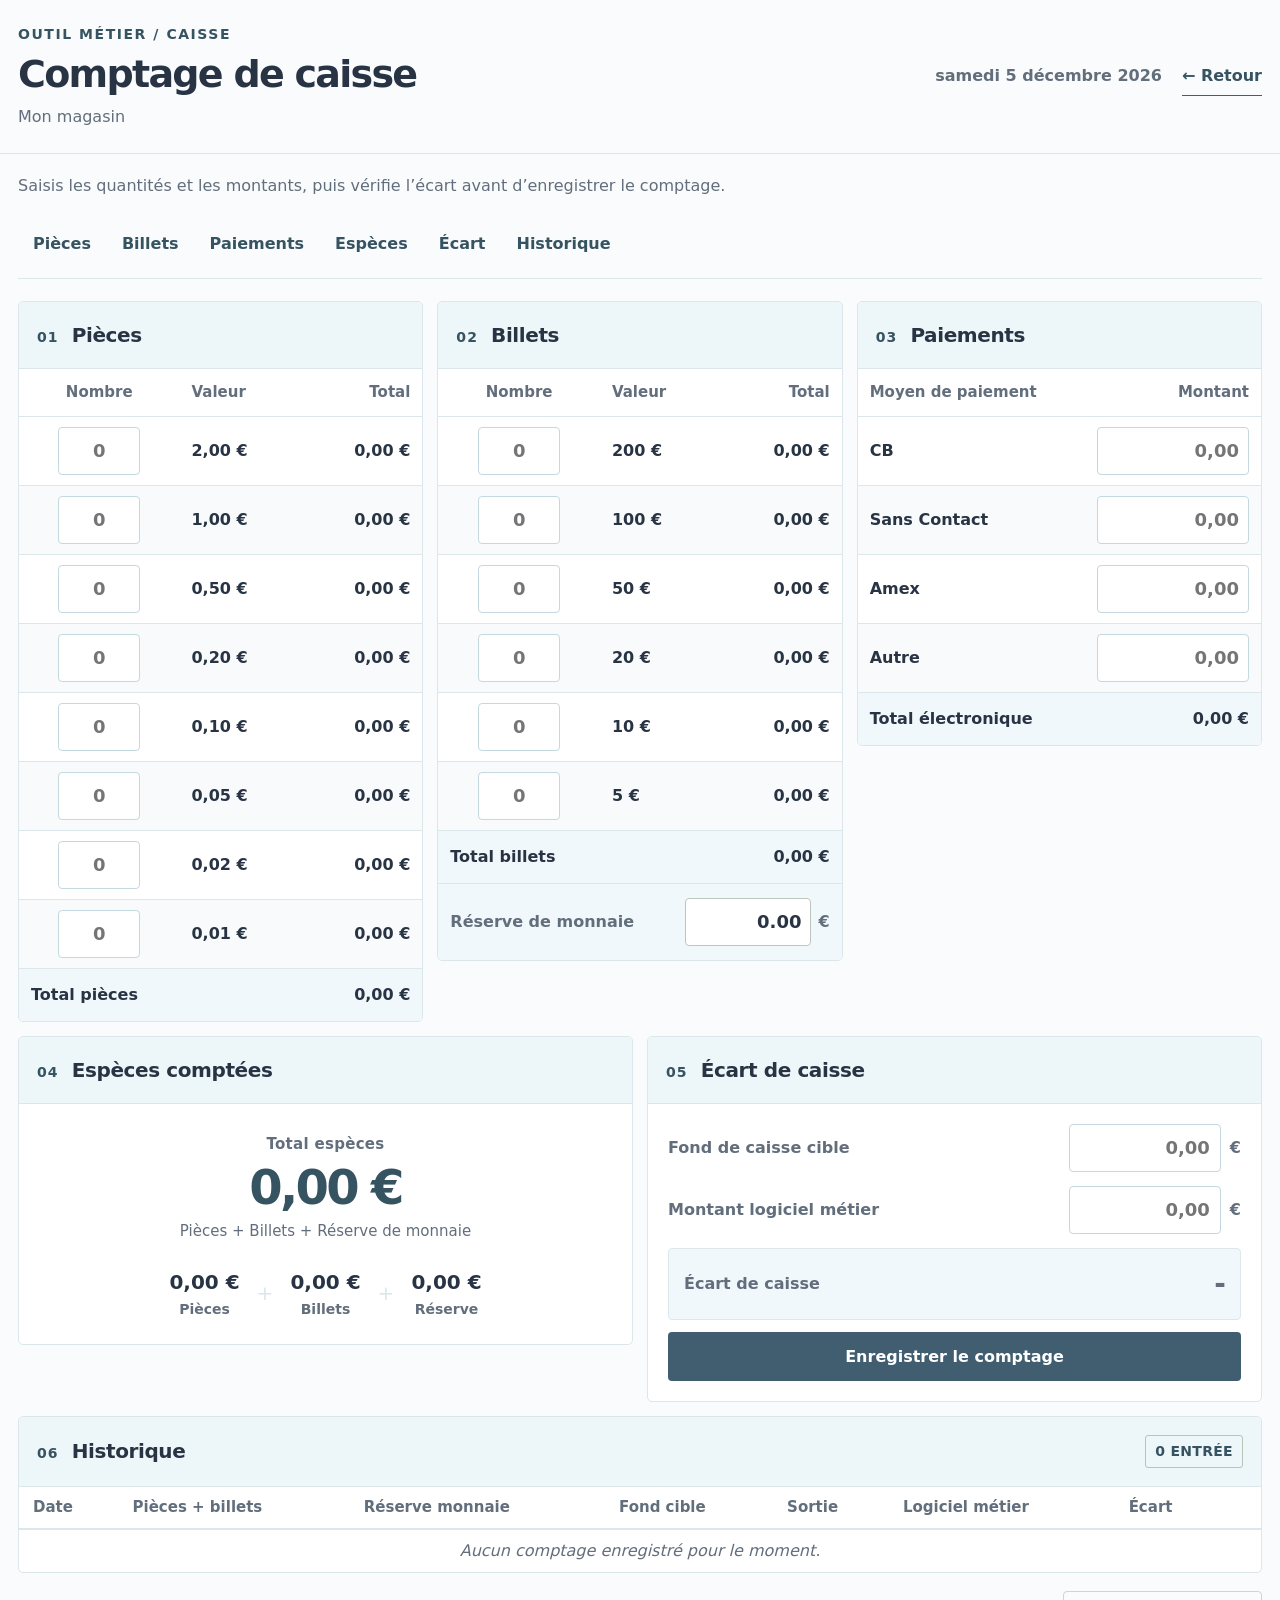
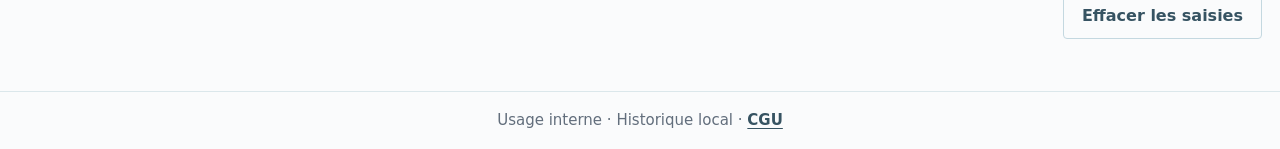
<file: outils/cloture-caisse/index.html>
<!DOCTYPE html>
<html lang="fr">
<head>
  <meta charset="UTF-8">
  <!-- gc.zgo.at / j-rbs-hub.goatcounter.com : compteur de visites (chemin de la page
       seulement, sans cookie), voir le script en fin de fichier. -->
  <meta http-equiv="Content-Security-Policy" content="default-src 'none'; script-src 'self' 'unsafe-inline' https://gc.zgo.at; style-src 'self' 'unsafe-inline'; font-src 'self'; img-src 'self' data: https://j-rbs-hub.goatcounter.com; connect-src 'self' https://j-rbs-hub.goatcounter.com; base-uri 'none'; form-action 'none'; object-src 'none'">
  <meta name="viewport" content="width=device-width, initial-scale=1.0">
  <title>Clôture de caisse</title>
  <link rel="icon" href="../../assets/favicon.svg" type="image/svg+xml">
  <meta name="theme-color" content="#FAFBFC">
  <style>
    /* ── Transition d'écran native + fond animé doux (cohérents avec le hub) ── */
    @view-transition { navigation: auto; }
    body { position: relative; isolation: isolate; }
    body::before {
      content: ""; position: fixed; inset: -25%; z-index: -1; pointer-events: none;
      background:
        radial-gradient(38% 42% at 16% 18%, rgba(31,111,178,.08), transparent 60%),
        radial-gradient(34% 40% at 84% 16%, rgba(255,196,140,.10), transparent 62%),
        radial-gradient(46% 52% at 78% 88%, rgba(46,139,87,.06), transparent 60%);
      filter: blur(8px);
      animation: bg-drift 38s ease-in-out infinite alternate;
    }
    @keyframes bg-drift {
      0%   { transform: translate3d(-2%, -1.5%, 0) scale(1.04); }
      50%  { transform: translate3d(1.5%, 2%, 0)  scale(1.09); }
      100% { transform: translate3d(2.5%, -1%, 0) scale(1.05); }
    }
    @media print { body::before { display: none; } }
    @media (prefers-reduced-motion: reduce) {
      @view-transition { navigation: none; }
      body::before { animation: none; }
    }
    :root {
      --ink: #1A2A3A;
      --bg: #F4F7FA;
      --white: #fff;
      --line: #C9D6E2;
      --grey: #5A6B7B;
      /* La Ferraille — orange / brun */
      --fe:     #9C4221;
      --fe-bg:  #FFF5EB;
      --fe-alt: #FEEBCB;
      /* Le Papier — vert */
      --pa:     #276749;
      --pa-bg:  #F0FFF4;
      --pa-alt: #C6F6D5;
      /* L'Électronique — violet / lavande */
      --el:     #553C9A;
      --el-bg:  #FAF5FF;
      --el-alt: #E9D8FD;
      /* Comptage Espèces — bleu */
      --co:     #1F6FB2;
      --co-bg:  #EBF8FF;
      /* Calcul Écart — vert foncé */
      --ec:     #276749;
      --ec-d:   #1C4532;
      --ec-bg:  #F0FFF4;
      /* Tableau historique — gris ardoise */
      --tb:     #475569;
      --tb-alt: #EEF2F7;
      /* ─ Échelle typographique unifiée — pile système, aucune police distante ─ */
      --font: "Avenir Next", "Segoe UI Variable Text", "Segoe UI", system-ui, -apple-system, BlinkMacSystemFont, Roboto, "Helvetica Neue", Arial, sans-serif;
      --fs-display: 24px;
      --fs-hero:    22px;
      --fs-2xl:     20px;
      --fs-xl:      18px;
      --fs-lg:      16px;
      --fs-h3:      14px;
      --fs-base:    14px;
      --fs-sm:      13px;
      --fs-label:   12px;
      --fs-hint:    11px;
      --fs-micro:   10px;
      --fs-nano:     9px;
      --fw-medium:    500;
      --fw-semibold:  600;
      --fw-bold:      700;
      --fw-black:     800;
    }

    *, *::before, *::after { box-sizing: border-box; margin: 0; padding: 0; }

    body {
      font-family: var(--font);
      background: var(--bg);
      color: var(--ink);
      line-height: 1.4;
    }

    /* ── HEADER ── */
    .site-header {
      background: #1F6FB2;
      color: #fff;
      padding: 13px 20px;
      display: flex;
      align-items: center;
      gap: 14px;
      flex-wrap: wrap;
    }
    .back-link {
      color: rgba(255,255,255,.85);
      text-decoration: none;
      font-size: var(--fs-sm);
      font-weight: 600;
      border: 1px solid rgba(255,255,255,.35);
      padding: 5px 12px;
      border-radius: 6px;
      white-space: nowrap;
      transition: background .15s;
    }
    .back-link:hover { background: rgba(255,255,255,.15); }

    /* ── BOUTON RETOUR FLOTTANT (iOS : pas de bouton retour navigateur) ── */
    .ios-back {
      display: none;
      position: fixed;
      left: calc(env(safe-area-inset-left, 0px) + 16px);
      bottom: calc(env(safe-area-inset-bottom, 0px) + 16px);
      z-index: 1000;
      align-items: center;
      gap: 6px;
      background: #1F6FB2;
      color: #fff;
      text-decoration: none;
      font-size: var(--fs-base);
      font-weight: 700;
      padding: 11px 17px;
      border-radius: 999px;
      box-shadow: 0 4px 16px rgba(26,42,58,.32);
    }
    body.is-ios .ios-back { display: inline-flex; }
    body.is-ios .back-link { display: none; }
    .hdr-info { flex: 1; min-width: 0; }
    .hdr-title { font-size: var(--fs-lg); font-weight: 800; }
    .hdr-sub { font-size: var(--fs-label); opacity: .9; margin-top: 2px; }
    .hdr-date { font-size: var(--fs-sm); font-weight: 600; opacity: .9; white-space: nowrap; }

    /* ── LAYOUT ── */
    main { padding: 16px 16px 52px; max-width: 1340px; margin: 0 auto; }

    .grid-top {
      display: grid;
      grid-template-columns: repeat(3, 1fr);
      gap: 14px;
      margin-bottom: 14px;
    }
    .grid-bottom {
      display: grid;
      grid-template-columns: 1fr 1fr;
      gap: 14px;
      margin-bottom: 14px;
    }

    /* ── BLOCKS ── */
    .block {
      background: var(--white);
      border-radius: 10px;
      overflow: hidden;
      box-shadow: 0 2px 14px rgba(26,42,58,.08);
    }

    .block-hdr {
      padding: 11px 14px;
      display: flex;
      align-items: center;
      justify-content: space-between;
    }
    .block-hdr h2 {
      font-size: var(--fs-sm);
      font-weight: 800;
      letter-spacing: .25px;
      color: #fff;
    }
    .block-badge {
      font-size: var(--fs-micro);
      font-weight: 700;
      letter-spacing: .3px;
      text-transform: uppercase;
      background: rgba(255,255,255,.22);
      color: #fff;
      padding: 3px 9px;
      border-radius: 20px;
    }

    .block--ferraille .block-hdr { background: var(--fe); }
    .block--papier    .block-hdr { background: var(--pa); }
    .block--elec      .block-hdr { background: var(--el); }
    .block--comptage  .block-hdr { background: var(--co); }
    .block--ecart     .block-hdr { background: var(--ec); }
    .block--history   .block-hdr { background: var(--tb); }

    /* ── TABLES (pièces / billets / élec) ── */
    .cnt-table { width: 100%; border-collapse: collapse; }

    .cnt-table thead th {
      font-size: var(--fs-hint);
      font-weight: 700;
      text-transform: uppercase;
      letter-spacing: .45px;
      padding: 8px 10px;
      border-bottom: 2px solid var(--line);
      color: var(--grey);
      text-align: left;
    }
    .cnt-table thead th.th-r { text-align: right; }
    .cnt-table thead th.th-c { text-align: center; }

    .cnt-table tbody td {
      padding: 6px 10px;
      font-size: var(--fs-sm);
      border-bottom: 1px solid var(--line);
      vertical-align: middle;
    }
    .cnt-table tbody td.td-c { text-align: center; }
    .cnt-table tbody td.td-r { text-align: right; font-weight: 700; }
    .cnt-table tbody td.td-lbl { font-weight: 600; }

    .block--ferraille .cnt-table tbody tr:nth-child(even) td { background: var(--fe-alt); }
    .block--papier    .cnt-table tbody tr:nth-child(even) td { background: var(--pa-alt); }
    .block--elec      .cnt-table tbody tr:nth-child(even) td { background: var(--el-alt); }

    .cnt-table tfoot td {
      padding: 9px 10px;
      font-size: var(--fs-sm);
      font-weight: 700;
      background: rgba(0,0,0,.03);
      border-top: 2px solid var(--line);
    }
    .cnt-table tfoot td.td-r { text-align: right; }

    /* ── QUANTITY INPUT ── */
    .qty-input {
      width: 64px;
      font-family: inherit;
      font-size: var(--fs-base);
      font-weight: 700;
      text-align: center;
      color: var(--ink);
      border: 1.5px solid var(--line);
      border-radius: 6px;
      padding: 4px 6px;
      background: #fff;
      transition: border-color .15s;
      -moz-appearance: textfield;
    }
    .qty-input:focus { outline: none; border-color: #1F6FB2; }
    .qty-input::-webkit-inner-spin-button,
    .qty-input::-webkit-outer-spin-button { -webkit-appearance: none; margin: 0; }

    /* ── AMOUNT INPUT (élec) ── */
    .amt-input {
      width: 120px;
      font-family: inherit;
      font-size: var(--fs-base);
      font-weight: 700;
      text-align: right;
      color: var(--ink);
      border: 1.5px solid var(--line);
      border-radius: 6px;
      padding: 4px 9px;
      background: #fff;
      transition: border-color .15s;
      -moz-appearance: textfield;
    }
    .amt-input:focus { outline: none; border-color: var(--el); }
    .amt-input::-webkit-inner-spin-button,
    .amt-input::-webkit-outer-spin-button { -webkit-appearance: none; margin: 0; }

    /* ── RÉSERVE / FOND CIBLE rows (jaune) ── */
    .fond-row {
      display: flex;
      align-items: center;
      gap: 10px;
      padding: 9px 12px;
      background: #FEFCE8;
      border-top: 2px solid #D97706;
    }
    .fond-row label {
      flex: 1;
      font-size: var(--fs-sm);
      font-weight: 700;
      color: #92400E;
    }
    .fond-input {
      width: 90px;
      font-family: inherit;
      font-size: var(--fs-base);
      font-weight: 700;
      text-align: right;
      color: #92400E;
      border: 1.5px solid #F59E0B;
      border-radius: 6px;
      padding: 5px 8px;
      background: #FFFBEB;
      transition: border-color .15s;
      -moz-appearance: textfield;
    }
    .fond-input:focus { outline: none; border-color: #D97706; }
    .fond-input::-webkit-inner-spin-button,
    .fond-input::-webkit-outer-spin-button { -webkit-appearance: none; margin: 0; }
    .fond-eur { font-size: var(--fs-sm); font-weight: 700; color: #92400E; }

    /* ── COMPTAGE ESPÈCES ── */
    .comptage-body {
      padding: 28px 20px 24px;
      text-align: center;
    }
    .comptage-lbl {
      font-size: var(--fs-hint);
      font-weight: 700;
      text-transform: uppercase;
      letter-spacing: .6px;
      color: var(--grey);
      margin-bottom: 6px;
    }
    .comptage-total {
      font-size: 44px;
      font-weight: 800;
      color: var(--co);
      letter-spacing: -1.5px;
      line-height: 1;
    }
    .comptage-sub { font-size: var(--fs-label); color: var(--grey); margin-top: 5px; }
    .comptage-breakdown {
      display: flex;
      align-items: center;
      justify-content: center;
      flex-wrap: wrap;
      gap: 14px 18px;
      margin-top: 22px;
    }
    .cb-item { text-align: center; }
    .cb-item .cb-val { font-size: var(--fs-xl); font-weight: 800; color: var(--ink); }
    .cb-item .cb-lbl { font-size: var(--fs-micro); font-weight: 700; text-transform: uppercase; letter-spacing: .4px; color: var(--grey); margin-top: 2px; }
    .cb-sep { font-size: var(--fs-hero); color: var(--line); font-weight: 300; line-height: 1; }

    /* ── CALCUL ÉCART ── */
    .ecart-body { padding: 18px 16px 20px; }

    .ecart-field {
      display: flex;
      align-items: center;
      gap: 8px;
      margin-bottom: 14px;
    }
    .ecart-field label {
      flex: 1;
      font-size: var(--fs-sm);
      font-weight: 600;
      color: var(--grey);
    }
    .ref-input {
      width: 130px;
      font-family: inherit;
      font-size: var(--fs-lg);
      font-weight: 700;
      text-align: right;
      color: var(--ink);
      border: 1.5px solid var(--line);
      border-radius: 6px;
      padding: 7px 10px;
      background: #fff;
      transition: border-color .15s;
      -moz-appearance: textfield;
    }
    .ref-input:focus { outline: none; border-color: var(--ec); }
    .ref-input::-webkit-inner-spin-button,
    .ref-input::-webkit-outer-spin-button { -webkit-appearance: none; margin: 0; }
    .ref-eur { font-size: var(--fs-sm); font-weight: 600; color: var(--grey); }

    .ecart-result {
      display: flex;
      align-items: center;
      justify-content: space-between;
      padding: 11px 14px;
      background: #F8FAFC;
      border: 1px solid var(--line);
      border-radius: 8px;
      margin-bottom: 12px;
    }
    .er-lbl { font-size: var(--fs-sm); font-weight: 600; color: var(--grey); }
    .er-val {
      font-size: var(--fs-hero);
      font-weight: 800;
    }
    .er-val.pos { color: var(--ec); }
    .er-val.neg { color: #C53030; }
    .er-val.zero { color: var(--grey); }

    .remise-alert {
      padding: 10px 13px;
      background: #FFFBEB;
      border: 1px solid #F59E0B;
      border-left: 4px solid #D97706;
      border-radius: 6px;
      font-size: var(--fs-sm);
      font-weight: 600;
      color: #92400E;
      margin-bottom: 14px;
    }

    /* Masqué visuellement mais lu par les lecteurs d'écran (libellés de colonnes sans texte visible). */
    .sr-only {
      position: absolute;
      width: 1px; height: 1px;
      padding: 0; margin: -1px;
      overflow: hidden;
      clip: rect(0, 0, 0, 0);
      white-space: nowrap;
      border: 0;
    }

    /* ── BANDEAU REPORT DE LA VEILLE ── */
    .prefill-banner {
      display: flex;
      align-items: center;
      gap: 8px;
      padding: 10px 14px;
      background: var(--co-bg);
      border: 1px solid var(--co);
      border-left: 4px solid var(--co);
      border-radius: 8px;
      font-size: var(--fs-sm);
      font-weight: 600;
      color: #1A4971;
      margin-bottom: 14px;
    }

    .btn-save {
      width: 100%;
      padding: 11px;
      background: var(--ec);
      color: #fff;
      border: none;
      border-radius: 8px;
      font-family: inherit;
      font-size: var(--fs-base);
      font-weight: 700;
      cursor: pointer;
      transition: background .15s;
    }
    .btn-save:hover { background: var(--ec-d); }

    /* ── HISTORY TABLE ── */
    /* `overflow-x: auto` fait bien défiler le tableau dans sa boîte, mais son
       débordement continue de gonfler la zone défilable du document : sur un
       écran de 375 px, la page entière partait 410 px vers la droite. `contain`
       borne ce débordement au conteneur — le tableau garde son défilement
       propre, la page ne bouge plus. Ni `overflow-x: hidden` sur `body`, ni
       `min-width: 0` sur un parent flex/grid ne corrigent le cas. */
    .history-body { overflow-x: auto; contain: paint; }
    .history-table { width: 100%; border-collapse: collapse; }
    .history-table thead th {
      font-size: var(--fs-hint);
      font-weight: 700;
      text-transform: uppercase;
      letter-spacing: .5px;
      padding: 9px 14px;
      text-align: left;
      color: var(--grey);
      border-bottom: 2px solid var(--line);
      white-space: nowrap;
    }
    .history-table tbody tr:nth-child(even) td { background: var(--tb-alt); }
    .history-table tbody td {
      padding: 9px 14px;
      font-size: var(--fs-sm);
      border-bottom: 1px solid var(--line);
      vertical-align: middle;
    }
    .h-r { text-align: right; }
    .history-table .ht-pos { color: var(--ec); font-weight: 700; }
    .history-table .ht-neg { color: #C53030; font-weight: 700; }
    .history-table .ht-zero { color: var(--grey); font-weight: 700; }
    .history-table .ht-bold { font-weight: 700; }
    .history-empty {
      padding: 24px;
      text-align: center;
      color: var(--grey);
      font-size: var(--fs-sm);
      font-style: italic;
    }
    .btn-del {
      background: none;
      border: 1px solid #FC8181;
      color: #E53E3E;
      border-radius: 4px;
      font-size: var(--fs-hint);
      font-weight: 700;
      padding: 3px 8px;
      cursor: pointer;
      transition: all .15s;
    }
    .btn-del:hover { background: #FFF5F5; }

    /* ── ACTIONS ── */
    .actions-bar { display: flex; justify-content: flex-end; margin-top: 8px; }
    .btn-reset {
      background: none;
      border: 1.5px solid var(--line);
      color: var(--grey);
      border-radius: 8px;
      font-family: inherit;
      font-size: var(--fs-sm);
      font-weight: 600;
      padding: 9px 18px;
      cursor: pointer;
      transition: all .15s;
    }
    .btn-reset:hover { border-color: #FC8181; color: #E53E3E; background: #FFF5F5; }

    /* ── TOAST ── */
    .toast {
      position: fixed;
      bottom: 20px;
      right: 20px;
      background: var(--ink);
      color: #fff;
      padding: 11px 18px;
      border-radius: 8px;
      font-size: var(--fs-sm);
      font-weight: 600;
      box-shadow: 0 4px 20px rgba(0,0,0,.22);
      opacity: 0;
      transform: translateY(8px);
      transition: all .22s;
      pointer-events: none;
      z-index: 100;
    }
    .toast.show { opacity: 1; transform: translateY(0); }

    /* ── FOOTER ── */
    .site-footer {
      text-align: center;
      font-size: var(--fs-label);
      color: var(--grey);
      padding: 14px 16px;
      border-top: 1px solid var(--line);
    }

    /* ── RESPONSIVE ── */
    @media (max-width: 900px) {
      .grid-top { grid-template-columns: 1fr 1fr; }
    }
    @media (max-width: 600px) {
      .grid-top { grid-template-columns: 1fr; }
      .grid-bottom { grid-template-columns: 1fr; }
      .comptage-total { font-size: 34px; }
    }

    /* UXER : identité Répertoire professionnel. Mise en forme uniquement. */
    :root {
      --blue:#425d4f;--blue-d:#354e42;--ink:#252a27;--grey:#59685e;
      --bg:#f5f3ed;--line:#d7dbd3;--border:#d7dbd3;--light:#ecf0e9;
      --radius:5px;
    }
    body { background:#f5f3ed; color:var(--ink); }
    body::before { display:none !important; animation:none !important; }
    :where(a,button,input,select,textarea):focus-visible { outline-color:#425d4f; }
    .ios-back { background:#354e42; box-shadow:0 4px 15px rgba(22,36,27,.18); border-radius:5px; }

    .site-header { background:#f5f3ed; color:#252a27; border-bottom:1px solid #d7dbd3; }
    .site-header .back-link { color:#354e42; border-color:#b5c0b7; border-radius:4px; }
    .site-header .back-link:hover { background:#e7ece6; }
    .hdr-title { color:#252a27; font-weight:650; letter-spacing:-.015em; }
    .hdr-sub,.hdr-date { color:#59685e; }

    .block { border-radius:5px; box-shadow:none; }
    .cnt-table { border-color:var(--line); }
    .block-hdr h2 { letter-spacing:-.01em; }
    .btn { border-radius:5px; }

    /* UXER 03 : répertoire professionnel, outils caisse. */
    @media screen {
      :root {
        --ink:#252a27;--grey:#59685e;--bg:#f5f3ed;--white:#fffefa;--line:#d7dbd3;
        --fe:#425d4f;--pa:#425d4f;--el:#425d4f;--co:#425d4f;--ec:#425d4f;--ec-d:#354e42;--tb:#425d4f;
        --fe-alt:#f7f8f4;--pa-alt:#f7f8f4;--el-alt:#f7f8f4;--tb-alt:#f7f8f4;
        --co-bg:#eef2eb;
        --fs-display:32px;--fs-hero:28px;--fs-2xl:24px;--fs-xl:22px;
        --fs-lg:20px;--fs-h3:18px;--fs-base:16px;--fs-sm:16px;
        --fs-label:15px;--fs-hint:15px;--fs-micro:14px;--fs-nano:14px;
      }
      html{scroll-behavior:smooth}
      body{background:var(--bg);color:var(--ink);font-size:16px;line-height:1.5}
      body::before{display:none;animation:none}
      .site-header{
        padding:24px max(18px,calc((100vw - 1250px)/2));
        background:var(--bg);color:var(--ink);border-bottom:1px solid var(--line);
        gap:20px;
      }
      .site-header .back-link{order:3;padding:7px 0;border:0;border-bottom:1px solid var(--co);color:var(--ec-d);border-radius:0;font-size:16px}
      .site-header .back-link:hover{background:transparent;color:var(--ink)}
      .hdr-info{min-width:210px}
      .page-kicker{font-size:14px;letter-spacing:.11em;color:var(--ec-d);font-weight:750;margin-bottom:8px}
      .hdr-title{font-size:clamp(30px,3vw,38px);font-weight:650;line-height:1.15;letter-spacing:-.045em}
      .hdr-sub{margin-top:8px;color:var(--grey);font-size:16px;opacity:1}
      .hdr-date{color:var(--grey);opacity:1;font-size:16px;font-weight:550;margin-left:auto}
      main{padding:0 18px 52px;max-width:1286px}
      .cash-nav{
        display:flex;gap:1px;overflow-x:auto;scrollbar-width:thin;white-space:nowrap;
        background:var(--bg);border-bottom:1px solid var(--line);
        position:sticky;top:0;z-index:25;padding:10px 0;margin:0 0 22px;
      }
      .cash-nav a{display:inline-flex;align-items:center;min-height:48px;padding:12px 15px;text-decoration:none;color:var(--ec-d);font-size:16px;font-weight:650;border-radius:3px}
      .cash-nav a:hover{background:#e9eee6}
      .cash-nav a:focus-visible{outline:2px solid var(--co);outline-offset:-2px}
      .grid-top{grid-template-columns:repeat(3,minmax(0,1fr));gap:14px;margin-bottom:14px}
      .grid-bottom{grid-template-columns:repeat(2,minmax(0,1fr));gap:14px;margin-bottom:14px}
      section.block{background:var(--white);border:1px solid var(--line);border-radius:5px;box-shadow:none;overflow:hidden;min-width:0;scroll-margin-top:88px}
      .block-hdr,.block--ferraille .block-hdr,.block--papier .block-hdr,.block--elec .block-hdr,
      .block--comptage .block-hdr,.block--ecart .block-hdr,.block--history .block-hdr{
        background:#edf0e9;border-bottom:1px solid var(--line);color:var(--ink);padding:18px 18px;
      }
      .block-hdr h2{font-size:20px;font-weight:650;letter-spacing:-.02em;color:var(--ink)}
      .block-hdr h2::before{font-size:14px;letter-spacing:.08em;font-weight:700;color:var(--ec-d);margin-right:13px}
      .block--ferraille .block-hdr h2::before{content:"01"}
      .block--papier .block-hdr h2::before{content:"02"}
      .block--elec .block-hdr h2::before{content:"03"}
      .block--comptage .block-hdr h2::before{content:"04"}
      .block--ecart .block-hdr h2::before{content:"05"}
      .block--history .block-hdr h2::before{content:"06"}
      .block-badge{display:none}
      .block--history .block-badge{display:inline-flex;background:transparent;border:1px solid #b7c4b8;color:var(--ec-d);font-size:14px;font-weight:650;padding:5px 9px;border-radius:3px}
      .cnt-table thead th{padding:12px 12px;text-transform:none;font-size:15px;font-weight:650;letter-spacing:0;border-bottom:1px solid var(--line)}
      .cnt-table tbody td{padding:10px 12px;font-size:16px;border-bottom:1px solid #edece5;background:transparent!important}
      .cnt-table tbody tr:nth-child(even){background:#f7f8f4}
      .cnt-table tbody tr:focus-within{background:#edf6f8}
      .cnt-table tbody td.td-lbl{font-weight:650}
      .cnt-table tbody td.td-r{font-weight:650;font-variant-numeric:tabular-nums}
      .cnt-table tfoot td{padding:14px 12px;font-size:16px;background:#eef1ec;border-top:1px solid #bdc8bc;font-variant-numeric:tabular-nums}
      .qty-input,.amt-input,.fond-input,.ref-input{
        min-height:48px;border:1px solid #bdc7bd;border-radius:4px;
        background:#fff;color:var(--ink);font-size:18px;font-weight:600;
      }
      .qty-input{width:82px}
      .amt-input{width:152px;max-width:100%}
      .qty-input:focus,.amt-input:focus,.fond-input:focus,.ref-input:focus{
        outline:2px solid rgba(66,93,79,.32);outline-offset:1px;border-color:var(--co);
      }
      .fond-row{background:#f7f8f4;border-top:1px solid var(--line);padding:14px 12px;gap:8px}
      .fond-row label,.fond-eur{color:var(--grey);font-size:16px;font-weight:650}
      .fond-row .fond-input{background:#fff;color:var(--ink);border-color:#bdc7bd;width:126px}
      .comptage-body{padding:29px 19px 24px}
      .comptage-lbl{font-size:15px;font-weight:650;letter-spacing:.02em;text-transform:none}
      .comptage-total{color:var(--ec-d);font-size:clamp(36px,4vw,48px);font-weight:680;letter-spacing:-.055em;font-variant-numeric:tabular-nums}
      .comptage-sub{font-size:15px;color:var(--grey)}
      .comptage-breakdown{margin-top:24px;gap:12px 17px}
      .cb-item .cb-val{font-size:20px;font-weight:650;font-variant-numeric:tabular-nums}
      .cb-item .cb-lbl{font-size:14px;text-transform:none;letter-spacing:0;font-weight:600}
      .cb-sep{font-size:20px}
      .ecart-body{padding:20px}
      .ecart-field label{font-size:16px;color:var(--grey);font-weight:650}
      .ecart-field{gap:9px}
      .ref-input{width:152px;font-size:18px}
      .ecart-result{background:#f3f5f0;border:1px solid var(--line);border-radius:4px;padding:14px 15px}
      .er-lbl{font-size:16px}
      .er-val{font-size:28px;font-weight:700;letter-spacing:-.03em;font-variant-numeric:tabular-nums}
      .er-val.pos{color:#276749}
      .er-val.neg{color:#a6322d}
      .remise-alert{border-radius:4px}
      .prefill-banner{background:#edf0e9;border:1px solid #bac7b8;border-left:3px solid var(--ec);border-radius:4px;color:var(--ec-d);font-size:16px;font-weight:600;margin-bottom:18px}
      .btn-save{background:var(--ec);border-radius:4px;padding:15px 16px;font-size:16px;font-weight:650;min-height:44px}
      .btn-save:hover{background:var(--ec-d)}
      .history-table{min-width:1100px}
      .history-table thead th{font-size:15px;text-transform:none;letter-spacing:0;border-color:var(--line)}
      .history-table tbody td{font-size:16px;border-color:#e7eae4;font-variant-numeric:tabular-nums}
      .history-table tbody tr:nth-child(even) td{background:#f6f8f4}
      .history-table .ht-pos{color:#276749}
      .history-table .ht-neg{color:#a6322d}
      .history-body{overflow-x:auto;contain:paint}
      .btn-del{border-color:#d3a3a1;color:#a6322d;font-weight:650}
      .btn-reset{border:1px solid #bfc9bf;color:var(--ec-d);border-radius:4px;font-size:16px;font-weight:650;min-height:48px}
      .btn-reset:hover{background:#f8e8e7;border-color:#d3a3a1;color:#a6322d}
      .actions-bar{margin-top:18px}
      .site-footer{border-top:1px solid var(--line);padding:17px;font-size:15px}
      .toast{border-radius:4px;box-shadow:0 3px 16px rgba(0,0,0,.14)}
      .ios-back{background:var(--ec-d);border-radius:4px;box-shadow:0 3px 13px rgba(0,0,0,.15)}

      /* Lisibilité à 100 % : l'ancien affichage nécessitait un zoom navigateur à 110 %. */
      .cash-intro{margin:20px 0 12px;color:var(--grey);font-size:16px;line-height:1.55;max-width:75ch}
      .grid-top,.grid-bottom{align-items:start}
      .count-table-scroll{max-width:100%;overflow-x:auto;scrollbar-width:thin}
      .count-table-scroll .cnt-table{min-width:295px}
      .count-table-scroll:focus-visible,.history-body:focus-visible{
        outline:3px solid var(--blue);outline-offset:-3px;
      }
      .cnt-table tbody td.td-r,.cnt-table tfoot td.td-r,
      .history-table .h-r{white-space:nowrap;font-variant-numeric:tabular-nums}
      .fond-row{flex-wrap:wrap}
      .fond-row label{flex:1 1 165px}
      .fond-row .fond-input{flex:0 1 126px}
      .comptage-total{overflow-wrap:anywhere;line-height:1.12}
      .ecart-field label{min-width:0}
      .ecart-field input{flex:0 1 152px;min-width:0}
      .er-val{overflow-wrap:anywhere;text-align:right}
      .btn-del{min-height:44px;padding:9px 12px}
      .btn-reset{padding:12px 18px}
      .toast{font-size:15px;line-height:1.5}
    }
    @media screen and (max-width:1120px){
      .grid-top{grid-template-columns:repeat(2,minmax(0,1fr))}
      .block--elec{grid-column:1 / -1}
      .grid-bottom{grid-template-columns:repeat(2,minmax(0,1fr))}
      .hdr-date{margin-left:0}
    }
    @media screen and (max-width:640px){
      .site-header{padding:23px 14px 16px;gap:8px 12px}
      .hdr-info{order:0;flex:1 1 100%}
      .site-header .back-link{order:2}
      .hdr-date{order:1;flex:1 1 100%}
      .hdr-title{font-size:32px}
      main{padding:0 11px 40px}
      .cash-intro{margin:15px 0 10px}
      .cash-nav{margin:0 -11px 14px;padding:8px 11px}
      .grid-top,.grid-bottom{grid-template-columns:minmax(0,1fr);gap:14px}
      .block--elec{grid-column:auto}
      .cnt-table tbody td{padding:10px 7px}
      .cnt-table thead th{padding:11px 7px}
      .qty-input{width:72px}
      .block-hdr{padding:16px 14px}
      .comptage-total{font-size:clamp(28px,8vw,38px)}
      .ecart-body{padding:16px}
      .ecart-field{flex-wrap:wrap}
      .ecart-field label{flex:1 1 100%}
      .ecart-field input{flex:1 1 140px;max-width:calc(100% - 32px)}
    }
    @media screen and (prefers-reduced-motion:reduce){html{scroll-behavior:auto}}
    .site-footer a{color:var(--ec-d,#354e42);font-weight:600;text-underline-offset:3px}
  </style>
  <link rel="stylesheet" href="../../assets/css/theme-bleu-gris.css">
</head>
<body>

  <a class="ios-back" href="../../" aria-label="Retour &#224; l'accueil">&#8592; Retour</a>

  <header class="site-header">
    <a class="back-link" href="../../">&#8592; Retour</a>
    <div class="hdr-info">
      <p class="page-kicker">OUTIL MÉTIER / CAISSE</p>
      <h1 class="hdr-title">Comptage de caisse</h1>
      <div class="hdr-sub" id="hdr-sub">Mon magasin</div>
    </div>
    <div class="hdr-date" id="js-date"></div>
  </header>

  <main>

    <p class="cash-intro">Saisis les quantités et les montants, puis vérifie l’écart avant d’enregistrer le comptage.</p>

    <nav class="cash-nav" aria-label="Accès aux sections">
      <a href="#pieces">Pièces</a>
      <a href="#billets">Billets</a>
      <a href="#paiements">Paiements</a>
      <a href="#especes">Espèces</a>
      <a href="#ecart">Écart</a>
      <a href="#historique">Historique</a>
    </nav>

    <!-- ── BANDEAU REPORT DE LA VEILLE ── -->
    <div class="prefill-banner" id="prefill-banner" role="status" aria-live="polite" style="display:none"></div>

    <!-- ── TOP ROW : 3 blocs ── -->
    <div class="grid-top">

      <!-- LA FERRAILLE (pièces) -->
      <section class="block block--ferraille" id="pieces">
        <div class="block-hdr">
          <h2>Pièces</h2>
          <span class="block-badge">Pi&#232;ces</span>
        </div>
        <div class="count-table-scroll" role="region" aria-label="Comptage des pièces, défilement horizontal" tabindex="0">
          <table class="cnt-table">
            <caption class="sr-only">Comptage des pièces</caption>
            <thead>
              <tr>
                <th class="th-c">Nombre</th>
                <th>Valeur</th>
                <th class="th-r">Total</th>
              </tr>
            </thead>
            <tbody id="coins-tbody"></tbody>
            <tfoot>
              <tr>
                <td colspan="2">Total pi&#232;ces</td>
                <td class="td-r" id="total-coins">0,00&#160;&#8364;</td>
              </tr>
            </tfoot>
        </table>
        </div>
      </section>

      <!-- LE PAPIER (billets) -->
      <section class="block block--papier" id="billets">
        <div class="block-hdr">
          <h2>Billets</h2>
          <span class="block-badge">Billets</span>
        </div>
        <div class="count-table-scroll" role="region" aria-label="Comptage des billets, défilement horizontal" tabindex="0">
          <table class="cnt-table">
            <caption class="sr-only">Comptage des billets</caption>
            <thead>
              <tr>
                <th class="th-c">Nombre</th>
                <th>Valeur</th>
                <th class="th-r">Total</th>
              </tr>
            </thead>
            <tbody id="bills-tbody"></tbody>
            <tfoot>
              <tr>
                <td colspan="2">Total billets</td>
                <td class="td-r" id="total-bills">0,00&#160;&#8364;</td>
              </tr>
            </tfoot>
        </table>
        </div>
        <div class="fond-row">
          <label for="reserve-monnaie">R&#233;serve de monnaie</label>
          <input class="fond-input" type="number" inputmode="decimal" id="reserve-monnaie" min="0" step="0.01">
          <span class="fond-eur">&#8364;</span>
        </div>
      </section>

      <!-- L'ÉLECTRONIQUE -->
      <section class="block block--elec" id="paiements">
        <div class="block-hdr">
          <h2>Paiements</h2>
          <span class="block-badge">Paiements</span>
        </div>
        <div class="count-table-scroll" role="region" aria-label="Comptage des paiements électroniques, défilement horizontal" tabindex="0">
          <table class="cnt-table">
            <caption class="sr-only">Comptage des paiements électroniques</caption>
            <thead>
              <tr>
                <th>Moyen de paiement</th>
                <th class="th-r">Montant</th>
              </tr>
            </thead>
            <tbody id="elec-tbody"></tbody>
            <tfoot>
              <tr>
                <td>Total &#233;lectronique</td>
                <td class="td-r" id="total-elec">0,00&#160;&#8364;</td>
              </tr>
            </tfoot>
        </table>
        </div>
      </section>

    </div>

    <!-- ── BOTTOM ROW : 2 blocs ── -->
    <div class="grid-bottom">

      <!-- COMPTAGE ESPÈCES -->
      <section class="block block--comptage" id="especes">
        <div class="block-hdr">
          <h2>Espèces comptées</h2>
          <span class="block-badge">Total caisse</span>
        </div>
        <div class="comptage-body">
          <div class="comptage-lbl">Total espèces</div>
          <div class="comptage-total" id="total-especes">0,00&#160;&#8364;</div>
          <div class="comptage-sub">Pi&#232;ces + Billets + R&#233;serve de monnaie</div>
          <div class="comptage-breakdown">
            <div class="cb-item">
              <div class="cb-val" id="sub-coins">0,00&#160;&#8364;</div>
              <div class="cb-lbl">Pi&#232;ces</div>
            </div>
            <div class="cb-sep">+</div>
            <div class="cb-item">
              <div class="cb-val" id="sub-bills">0,00&#160;&#8364;</div>
              <div class="cb-lbl">Billets</div>
            </div>
            <div class="cb-sep">+</div>
            <div class="cb-item">
              <div class="cb-val" id="sub-reserve">0,00&#160;&#8364;</div>
              <div class="cb-lbl">R&#233;serve</div>
            </div>
          </div>
        </div>
      </section>

      <!-- CALCUL DE L'ÉCART -->
      <section class="block block--ecart" id="ecart">
        <div class="block-hdr">
          <h2>Écart de caisse</h2>
          <span class="block-badge">Cl&#244;ture</span>
        </div>
        <div class="ecart-body">

          <div class="ecart-field">
            <label for="fond-cible">Fond de caisse cible</label>
            <input class="ref-input fond-input" type="number" id="fond-cible" placeholder="0,00" min="0" step="0.01">
            <span class="ref-eur">&#8364;</span>
          </div>

          <div class="ecart-field">
            <label for="ref">Montant logiciel métier</label>
            <input class="ref-input" type="number" id="ref" placeholder="0,00" min="0" step="0.01">
            <span class="ref-eur">&#8364;</span>
          </div>

          <div class="ecart-result">
            <span class="er-lbl">&#201;cart de caisse</span>
            <strong class="er-val zero" id="ecart-value">&#8212;</strong>
          </div>

          <div class="remise-alert" id="remise-alert" role="status" aria-live="polite" style="display:none"></div>

          <button class="btn-save" id="btn-save" type="button">Enregistrer le comptage</button>

        </div>
      </section>

    </div>

    <!-- ── TABLEAU HISTORIQUE ── -->
    <section class="block block--history" id="historique">
      <div class="block-hdr">
        <h2>Historique</h2>
        <span class="block-badge" id="history-count">0 entr&#233;e</span>
      </div>
      <div class="history-body" role="region" aria-label="Historique des clôtures, défilement horizontal" tabindex="0">
        <table class="history-table">
          <caption class="sr-only">Historique des clôtures de caisse</caption>
          <thead>
            <tr>
              <th>Date</th>
              <th class="h-r">Pi&#232;ces + billets</th>
              <th class="h-r">R&#233;serve monnaie</th>
              <th class="h-r">Fond cible</th>
              <th class="h-r">Sortie</th>
              <th class="h-r">Logiciel métier</th>
              <th class="h-r">&#201;cart</th>
              <th><span class="sr-only">Actions</span></th>
            </tr>
          </thead>
          <tbody id="history-tbody">
            <tr>
              <td class="history-empty" colspan="8">Aucun comptage enregistr&#233; pour le moment.</td>
            </tr>
          </tbody>
        </table>
      </div>
    </section>

    <div class="actions-bar">
      <button class="btn-reset" id="btn-reset" type="button">Effacer les saisies</button>
    </div>

  </main>

  <footer class="site-footer">Usage interne · Historique local · <a href="../../cgu/">CGU</a></footer>

  <div class="toast" id="toast" role="status" aria-live="polite"></div>

  <script>
    /* ── CONSTANTES ── */
    var COINS = [
      { label: '2,00 €', value: 2.00 },
      { label: '1,00 €', value: 1.00 },
      { label: '0,50 €', value: 0.50 },
      { label: '0,20 €', value: 0.20 },
      { label: '0,10 €', value: 0.10 },
      { label: '0,05 €', value: 0.05 },
      { label: '0,02 €', value: 0.02 },
      { label: '0,01 €', value: 0.01 }
    ];

    var BILLS = [
      { label: '200 €', value: 200 },
      { label: '100 €', value: 100 },
      { label: '50 €',  value: 50  },
      { label: '20 €',  value: 20  },
      { label: '10 €',  value: 10  },
      { label: '5 €',   value: 5   }
    ];

    var ELEC = ['CB', 'Sans Contact', 'Amex', 'Autre'];

    var LS_CAISSE = 'cloture-caisse-v1';
    // Clé historique conservée pour ne pas perdre la valeur déjà saisie.
    var LS_RESERVE = 'cloture-fond-v1';
    var LS_FOND_CIBLE = 'cloture-fond-cible-v1';
    var HISTORY_DAYS = 15;   // historique plafonné à 15 jours glissants

    /* ── BORNES (garde-fous anti-saisie aberrante) ──
       Caisse de magasin d'optique : on plafonne à des valeurs largement
       supérieures à tout comptage réaliste, mais qui empêchent les totaux
       délirants (ex. 99999999999 billets collés par erreur).
       - quantités pièces/billets : au plus 9 999 unités par coupure
         (9 999 billets de 200 € = ~2 M€, déjà bien au-delà du réel).
       - montants électroniques : au plus 999 999,99 € par moyen de paiement. */
    var MAX_QTY = 9999;
    var MAX_AMOUNT = 999999.99;

    /* ── PROFIL MAGASIN (partagé via localStorage) ── */
    function profilMagasin() {
      try { return JSON.parse(localStorage.getItem('profil-magasin-v1') || '{}') || {}; }
      catch (e) { return {}; }
    }
    function reserveDefaut() {
      // 1) réserve déjà choisie dans cet outil ; 2) sinon le « Fond de caisse » du profil magasin
      // (renseigné une fois dans « Mon magasin ») ; 3) sinon 0 — jamais de montant codé en dur
      // propre à un magasin d'origine.
      var f = parseFloat(localStorage.getItem(LS_RESERVE));
      if (!isNaN(f)) { return f; }
      var fond = profilMagasin().fond;
      return (typeof fond === 'number' && isFinite(fond)) ? fond : 0;
    }
    function fondCibleDefaut() {
      var f = parseFloat(localStorage.getItem(LS_FOND_CIBLE));
      return isNaN(f) ? 0 : f;
    }
    function storeSubtitle() {
      return (profilMagasin().nom || '').trim() || 'Mon magasin';
    }

    /* ── FORMATAGE ── */
    function fmt(n) {
      // Défense en profondeur : un historique corrompu (valeur non numérique) ne doit jamais
      // faire planter l'affichage et rendre l'outil inerte.
      if (typeof n !== 'number' || !isFinite(n)) { n = 0; }
      return n.toLocaleString('fr-FR', { minimumFractionDigits: 2, maximumFractionDigits: 2 }) + ' €';
    }

    function r2(n) {
      return Math.round(n * 100) / 100;
    }

    /* ── NORMALISATION DES SAISIES ──
       Quantités = entiers >= 0, plafonnés à MAX_QTY. Renvoie l'entier
       réellement utilisé pour les calculs (et à réécrire dans le champ). */
    function qtyValue(el) {
      var qty = parseInt(el.value, 10) || 0;
      if (qty < 0) { qty = 0; }
      if (qty > MAX_QTY) { qty = MAX_QTY; }
      return qty;
    }
    /* Réécrit le champ avec l'entier réellement compté si la saisie diffère
       (décimale « 2,7 » → 2, négative → 0, dépassement → MAX_QTY). Laisse un
       champ vide tel quel pour ne pas afficher « 0 » avant toute saisie. */
    function normalizeQtyField(el) {
      if (el.value === '') { return; }
      var qty = qtyValue(el);
      if (el.value !== String(qty)) { el.value = qty; }
    }
    /* Montants électroniques = nombres >= 0, plafonnés à MAX_AMOUNT. */
    function amountValue(el) {
      var v = parseFloat(el.value) || 0;
      if (v < 0) { v = 0; }
      if (v > MAX_AMOUNT) { v = MAX_AMOUNT; }
      return r2(v);
    }
    function normalizeAmountField(el) {
      if (el.value === '') { return; }
      var v = parseFloat(el.value);
      if (isNaN(v)) { return; }
      var clamped = amountValue(el);
      if (v < 0 || v > MAX_AMOUNT) { el.value = clamped; }
    }

    /* ── CONSTRUCTION DES LIGNES ── */
    function buildCoins() {
      var tbody = document.getElementById('coins-tbody');
      COINS.forEach(function(coin, i) {
        var tr = document.createElement('tr');
        var tdQty = document.createElement('td');
        tdQty.className = 'td-c';
        var inp = document.createElement('input');
        inp.className = 'qty-input';
        inp.type = 'number';
        inp.inputMode = 'numeric';
        inp.id = 'coin-qty-' + i;
        inp.setAttribute('aria-label', 'Quantité de ' + coin.label);
        inp.placeholder = '0';
        inp.min = '0';
        inp.max = String(MAX_QTY);
        inp.step = '1';
        tdQty.appendChild(inp);
        var tdLbl = document.createElement('td');
        tdLbl.className = 'td-lbl';
        tdLbl.textContent = coin.label;
        var tdTot = document.createElement('td');
        tdTot.className = 'td-r';
        tdTot.id = 'coin-tot-' + i;
        tdTot.textContent = '0,00 €';
        tr.appendChild(tdQty);
        tr.appendChild(tdLbl);
        tr.appendChild(tdTot);
        tbody.appendChild(tr);
      });
    }

    function buildBills() {
      var tbody = document.getElementById('bills-tbody');
      BILLS.forEach(function(bill, i) {
        var tr = document.createElement('tr');
        var tdQty = document.createElement('td');
        tdQty.className = 'td-c';
        var inp = document.createElement('input');
        inp.className = 'qty-input';
        inp.type = 'number';
        inp.inputMode = 'numeric';
        inp.id = 'bill-qty-' + i;
        inp.setAttribute('aria-label', 'Quantité de ' + bill.label);
        inp.placeholder = '0';
        inp.min = '0';
        inp.max = String(MAX_QTY);
        inp.step = '1';
        tdQty.appendChild(inp);
        var tdLbl = document.createElement('td');
        tdLbl.className = 'td-lbl';
        tdLbl.textContent = bill.label;
        var tdTot = document.createElement('td');
        tdTot.className = 'td-r';
        tdTot.id = 'bill-tot-' + i;
        tdTot.textContent = '0,00 €';
        tr.appendChild(tdQty);
        tr.appendChild(tdLbl);
        tr.appendChild(tdTot);
        tbody.appendChild(tr);
      });
    }

    function buildElec() {
      var tbody = document.getElementById('elec-tbody');
      ELEC.forEach(function(type, i) {
        var tr = document.createElement('tr');
        var tdLbl = document.createElement('td');
        tdLbl.className = 'td-lbl';
        tdLbl.textContent = type;
        var tdAmt = document.createElement('td');
        tdAmt.className = 'td-r';
        var inp = document.createElement('input');
        inp.className = 'amt-input';
        inp.type = 'number';
        inp.inputMode = 'decimal';
        inp.id = 'elec-' + i;
        inp.setAttribute('aria-label', 'Montant ' + type);
        inp.placeholder = '0,00';
        inp.min = '0';
        inp.max = String(MAX_AMOUNT);
        inp.step = '0.01';
        tdAmt.appendChild(inp);
        tr.appendChild(tdLbl);
        tr.appendChild(tdAmt);
        tbody.appendChild(tr);
      });
    }

    /* ── NAVIGATION RAPIDE AU CLAVIER ──
       Entrée passe au champ suivant. Quand on arrive ainsi sur un champ déjà
       rempli, il est « armé » : taper un chiffre écrase l'ancienne valeur, alors
       qu'appuyer de nouveau sur Entrée conserve la valeur présente et avance.
       (On n'utilise pas seulement select(), qui est ignoré par Chrome/Safari sur
       les <input type="number">.) */
    function initEnterNavigation() {
      var FIELD_SELECTOR = '.qty-input, .fond-input, .amt-input, .ref-input';
      var fields = Array.prototype.slice.call(document.querySelectorAll(FIELD_SELECTOR));

      function isOverwriteKey(event) {
        return event.key && event.key.length === 1 &&
          !event.ctrlKey && !event.metaKey && !event.altKey;
      }

      function focusField(field) {
        field.focus();
        if (field.matches && field.matches(FIELD_SELECTOR)) {
          field.dataset.armed = '1';
        }
        try { if (typeof field.select === 'function') { field.select(); } } catch (e) {}
      }

      fields.forEach(function(field, index) {
        field.addEventListener('keydown', function(event) {
          if (event.key === 'Enter') {
            event.preventDefault();
            focusField(fields[index + 1] || document.getElementById('btn-save'));
            return;
          }
          // Premier caractère tapé sur un champ « armé » : on efface l'ancienne
          // valeur pour que la nouvelle saisie la remplace au lieu de s'y ajouter.
          if (field.dataset.armed === '1') {
            if (isOverwriteKey(event)) { field.value = ''; }
            field.dataset.armed = '';
          }
        });
        // Toute autre interaction (clic, édition) désarme le champ.
        field.addEventListener('mousedown', function() { field.dataset.armed = ''; });
        field.addEventListener('input', function() { field.dataset.armed = ''; });
      });
    }

    /* ── CALCULS ── */
    function calculate() {
      var totalCoins = 0;
      COINS.forEach(function(coin, i) {
        var qty = qtyValue(document.getElementById('coin-qty-' + i));
        var line = r2(qty * coin.value);
        document.getElementById('coin-tot-' + i).textContent = fmt(line);
        totalCoins = r2(totalCoins + line);
      });
      document.getElementById('total-coins').textContent = fmt(totalCoins);
      document.getElementById('sub-coins').textContent = fmt(totalCoins);

      var totalBills = 0;
      BILLS.forEach(function(bill, i) {
        var qty = qtyValue(document.getElementById('bill-qty-' + i));
        var line = r2(qty * bill.value);
        document.getElementById('bill-tot-' + i).textContent = fmt(line);
        totalBills = r2(totalBills + line);
      });
      document.getElementById('total-bills').textContent = fmt(totalBills);
      document.getElementById('sub-bills').textContent = fmt(totalBills);

      var reserve = r2(parseFloat(document.getElementById('reserve-monnaie').value) || 0);
      document.getElementById('sub-reserve').textContent = fmt(reserve);

      var totalEspeces = r2(totalCoins + totalBills);
      var totalCaisse = r2(totalEspeces + reserve);
      document.getElementById('total-especes').textContent = fmt(totalCaisse);

      var totalElec = 0;
      ELEC.forEach(function(_, i) {
        var v = amountValue(document.getElementById('elec-' + i));
        totalElec = r2(totalElec + v);
      });
      document.getElementById('total-elec').textContent = fmt(totalElec);

      var ref = parseFloat(document.getElementById('ref').value) || 0;

      var ecartEl = document.getElementById('ecart-value');
      if (ref > 0 || document.getElementById('ref').value !== '') {
        var ecart = r2(totalCaisse - ref);
        if (Math.abs(ecart) < 0.005) { ecart = 0; }   // évite un « +-0,00 » (zéro négatif après arrondi)
        ecartEl.textContent = (ecart >= 0 ? '+' : '') + fmt(ecart);
        ecartEl.className = 'er-val ' + (ecart > 0.005 ? 'pos' : ecart < -0.005 ? 'neg' : 'zero');
      } else {
        ecartEl.textContent = '-';
        ecartEl.className = 'er-val zero';
      }

      var fondCible = r2(parseFloat(document.getElementById('fond-cible').value) || 0);
      var remise = r2(Math.max(0, totalCaisse - fondCible));
      var remiseEl = document.getElementById('remise-alert');
      if (fondCible > 0 && remise > 0) {
        remiseEl.textContent = 'Sortie de caisse à effectuer : ' + fmt(remise) + '.';
        remiseEl.style.display = 'block';
      } else {
        remiseEl.style.display = 'none';
      }
    }

    /* ── HISTORIQUE ── */
    function loadHistory() {
      try {
        return JSON.parse(localStorage.getItem(LS_CAISSE) || '[]');
      } catch (e) {
        return [];
      }
    }

    function saveHistoryData(data) {
      localStorage.setItem(LS_CAISSE, JSON.stringify(data));
    }

    /* Plafonne l'historique à 15 jours glissants : dédoublonne par date (garde
       la saisie la plus récente), trie du plus récent au plus ancien, coupe à 15. */
    function capHistory(data) {
      if (!Array.isArray(data)) { return []; }
      var byDate = {};
      data.forEach(function (e) {
        // Rejette les entrées mal formées (sauvegarde forgée/corrompue restaurée via le hub) :
        // sans un « comptage » numérique, renderHistory planterait et rendrait l'outil inerte.
        if (!e || typeof e.date !== 'string' || !e.date ||
            typeof e.comptage !== 'number' || !isFinite(e.comptage)) { return; }
        var prev = byDate[e.date];
        if (!prev || (e.ts || 0) >= (prev.ts || 0)) { byDate[e.date] = e; }
      });
      var arr = Object.keys(byDate).map(function (k) { return byDate[k]; });
      arr.sort(function (a, b) { return (b.ts || 0) - (a.ts || 0); });
      return arr.slice(0, HISTORY_DAYS);
    }

    function renderHistory() {
      var data = loadHistory();
      var tbody = document.getElementById('history-tbody');
      var countEl = document.getElementById('history-count');

      countEl.textContent = data.length + (data.length <= 1 ? ' entrée' : ' entrées');

      while (tbody.firstChild) {
        tbody.removeChild(tbody.firstChild);
      }

      if (data.length === 0) {
        var emptyTr = document.createElement('tr');
        var emptyTd = document.createElement('td');
        emptyTd.className = 'history-empty';
        emptyTd.colSpan = 8;
        emptyTd.textContent = 'Aucun comptage enregistré pour le moment.';
        emptyTr.appendChild(emptyTd);
        tbody.appendChild(emptyTr);
        return;
      }

      data.forEach(function(entry, i) {
        var tr = document.createElement('tr');
        // L'écart n'a de sens qu'avec un « Montant logiciel métier » saisi : sinon on affiche « — »
        // (comme l'affichage vivant) plutôt qu'un écart trompeur égal au total de la caisse.
        var hasEcart = typeof entry.ecart === 'number' && isFinite(entry.ecart);
        var ecartCls = !hasEcart ? 'ht-zero' : entry.ecart > 0.005 ? 'ht-pos' : entry.ecart < -0.005 ? 'ht-neg' : 'ht-zero';
        var ecartSign = hasEcart && entry.ecart > 0.005 ? '+' : '';

        var cells = [
          { cls: '', text: entry.date },
          { cls: 'h-r ht-bold', text: fmt(entry.comptage) },
          { cls: 'h-r', text: fmt(typeof entry.reserve === 'number' ? entry.reserve : entry.fond || 0) },
          { cls: 'h-r', text: typeof entry.fondCible === 'number' ? fmt(entry.fondCible) : '-' },
          { cls: 'h-r', text: typeof entry.sortie === 'number' ? fmt(entry.sortie) : '-' },
          { cls: 'h-r', text: entry.ref > 0 ? fmt(entry.ref) : '-' },
          { cls: 'h-r ' + ecartCls, text: hasEcart ? ecartSign + fmt(entry.ecart) : '-' }
        ];

        cells.forEach(function(c) {
          var td = document.createElement('td');
          if (c.cls) { td.className = c.cls; }
          td.textContent = c.text;
          tr.appendChild(td);
        });

        var tdDel = document.createElement('td');
        tdDel.className = 'h-r';
        var btnDel = document.createElement('button');
        btnDel.className = 'btn-del';
        btnDel.type = 'button';
        btnDel.textContent = 'Supprimer';
        btnDel.dataset.idx = i;
        btnDel.addEventListener('click', function() {
          var idx = parseInt(this.dataset.idx, 10);
          var d = loadHistory();
          d.splice(idx, 1);
          saveHistoryData(d);
          renderHistory();
          showToast('Entrée supprimée');
        });
        tdDel.appendChild(btnDel);
        tr.appendChild(tdDel);

        tbody.appendChild(tr);
      });
    }

    function saveEntry() {
      var coinQtys = [];
      var totalCoins = 0;
      COINS.forEach(function(coin, i) {
        var el = document.getElementById('coin-qty-' + i);
        normalizeQtyField(el);   // reflète la valeur saine dans le champ avant enregistrement
        var qty = qtyValue(el);
        coinQtys.push(qty);
        totalCoins = r2(totalCoins + r2(qty * coin.value));
      });

      var billQtys = [];
      var totalBills = 0;
      BILLS.forEach(function(bill, i) {
        var el = document.getElementById('bill-qty-' + i);
        normalizeQtyField(el);
        var qty = qtyValue(el);
        billQtys.push(qty);
        totalBills = r2(totalBills + r2(qty * bill.value));
      });

      var totalEspeces = r2(totalCoins + totalBills);
      var reserve = r2(parseFloat(document.getElementById('reserve-monnaie').value) || 0);
      var fondCible = r2(parseFloat(document.getElementById('fond-cible').value) || 0);
      var totalCaisse = r2(totalEspeces + reserve);
      var sortie = r2(Math.max(0, totalCaisse - fondCible));
      // Sans « Montant logiciel métier » saisi, l'écart n'est pas calculable : on stocke null
      // (affiché « — »), au lieu d'un écart faux égal au total de la caisse.
      var refRaw = document.getElementById('ref').value.trim();
      var hasRef = refRaw !== '';
      var ref = hasRef ? r2(parseFloat(refRaw) || 0) : null;
      var ecart = hasRef ? r2(totalCaisse - ref) : null;
      if (ecart !== null && Math.abs(ecart) < 0.005) { ecart = 0; }   // évite un « -0,00 » après arrondi

      var now = new Date();
      var dateStr = now.toLocaleDateString('fr-FR', { day: '2-digit', month: '2-digit', year: 'numeric' });

      var entry = {
        date: dateStr,
        ts: now.getTime(),
        comptage: totalEspeces,
        reserve: reserve,
        fondCible: fondCible,
        sortie: sortie,
        ref: ref,
        ecart: ecart,
        coins: coinQtys,
        bills: billQtys
      };

      var data = loadHistory();
      var existsToday = data.some(function (e) { return e.date === dateStr; });
      data.unshift(entry);
      data = capHistory(data);   // dédoublonne (garde le plus récent) + plafond 15 jours
      saveHistoryData(data);
      renderHistory();
      showToast(existsToday ? 'Comptage du jour mis à jour' : 'Comptage enregistré ✔');
    }

    /* ── REPORT DU COMPTAGE DE LA VEILLE ── */
    function prefillFromLast() {
      var data = loadHistory();
      if (data.length === 0) { return; }
      var last = data[0];
      if (!last.coins && !last.bills) { return; }

      if (last.coins) {
        last.coins.forEach(function(qty, i) {
          var el = document.getElementById('coin-qty-' + i);
          if (el && qty > 0) { el.value = qty; }
        });
      }
      if (last.bills) {
        last.bills.forEach(function(qty, i) {
          var el = document.getElementById('bill-qty-' + i);
          if (el && qty > 0) { el.value = qty; }
        });
      }
      var lastReserve = typeof last.reserve === 'number' ? last.reserve : last.fond;
      if (typeof lastReserve === 'number') {
        document.getElementById('reserve-monnaie').value = lastReserve.toFixed(2);
      }

      var banner = document.getElementById('prefill-banner');
      banner.textContent = 'Comptage pré-rempli depuis la dernière clôture du ' + last.date + '. Vérifiez et ajustez les quantités avant d’enregistrer.';
      banner.style.display = 'flex';
    }

    /* ── TOAST ── */
    var toastTimer;
    function showToast(msg) {
      var el = document.getElementById('toast');
      el.textContent = msg;
      el.classList.add('show');
      clearTimeout(toastTimer);
      toastTimer = setTimeout(function() { el.classList.remove('show'); }, 2600);
    }

    /* ── RESET ── */
    function resetForm() {
      if (!window.confirm('Réinitialiser tous les champs ? L’historique sera conservé.')) { return; }
      COINS.forEach(function(_, i) { document.getElementById('coin-qty-' + i).value = ''; });
      BILLS.forEach(function(_, i) { document.getElementById('bill-qty-' + i).value = ''; });
      ELEC.forEach(function(_, i) { document.getElementById('elec-' + i).value = ''; });
      document.getElementById('ref').value = '';
      document.getElementById('reserve-monnaie').value = reserveDefaut().toFixed(2);
      document.getElementById('fond-cible').value = fondCibleDefaut() ? fondCibleDefaut().toFixed(2) : '';
      document.getElementById('prefill-banner').style.display = 'none';
      calculate();
      showToast('Formulaire réinitialisé');
    }

    /* ── INIT ── */
    document.getElementById('hdr-sub').textContent = storeSubtitle();
    document.getElementById('reserve-monnaie').value = reserveDefaut().toFixed(2);
    document.getElementById('fond-cible').value = fondCibleDefaut() ? fondCibleDefaut().toFixed(2) : '';

    buildCoins();
    buildBills();
    buildElec();
    initEnterNavigation();
    saveHistoryData(capHistory(loadHistory()));   // applique le plafond 15 jours à l'historique existant
    prefillFromLast();
    renderHistory();
    calculate();

    var nowDate = new Date();
    document.getElementById('js-date').textContent = nowDate.toLocaleDateString('fr-FR', {
      weekday: 'long', day: 'numeric', month: 'long', year: 'numeric'
    });

    document.getElementById('coins-tbody').addEventListener('input', calculate);
    document.getElementById('bills-tbody').addEventListener('input', calculate);
    document.getElementById('elec-tbody').addEventListener('input', calculate);

    /* QA-06/QA-07 : à la validation d'un champ (change = blur/Entrée), réécrit
       la valeur réellement utilisée (entier pour les quantités, montant borné),
       pour que l'affiché corresponde au compté. */
    function onQtyChange(event) {
      if (event.target && event.target.classList.contains('qty-input')) {
        normalizeQtyField(event.target);
        calculate();
      }
    }
    document.getElementById('coins-tbody').addEventListener('change', onQtyChange);
    document.getElementById('bills-tbody').addEventListener('change', onQtyChange);
    document.getElementById('elec-tbody').addEventListener('change', function (event) {
      if (event.target && event.target.classList.contains('amt-input')) {
        normalizeAmountField(event.target);
        calculate();
      }
    });
    document.getElementById('reserve-monnaie').addEventListener('input', function () {
      var v = parseFloat(document.getElementById('reserve-monnaie').value);
      if (!isNaN(v)) { localStorage.setItem(LS_RESERVE, v); }
      calculate();
    });
    document.getElementById('fond-cible').addEventListener('input', function () {
      var v = parseFloat(document.getElementById('fond-cible').value);
      if (isNaN(v)) { localStorage.removeItem(LS_FOND_CIBLE); }
      else { localStorage.setItem(LS_FOND_CIBLE, v); }
      calculate();
    });
    document.getElementById('ref').addEventListener('input', calculate);
    document.getElementById('btn-save').addEventListener('click', saveEntry);
    document.getElementById('btn-reset').addEventListener('click', resetForm);

    /* ── Détection iOS : affiche le bouton retour flottant (iPhone/iPad
       n'ont pas de bouton retour navigateur, notamment en mode plein écran) ── */
    if (/iPad|iPhone|iPod/.test(navigator.userAgent) ||
        (navigator.platform === 'MacIntel' && navigator.maxTouchPoints > 1)) {
      document.body.classList.add('is-ios');
    }
  </script>

  <!-- Les liens de sections déplacent la lecture sans créer d'étapes dans l'historique. -->
  <script>
    document.querySelector('.cash-nav').addEventListener('click', function(event) {
      var link = event.target.closest('a[href^="#"]');
      if (!link) { return; }
      var section = document.getElementById(link.getAttribute('href').slice(1));
      if (!section) { return; }
      event.preventDefault();
      section.scrollIntoView({
        block: 'start',
        behavior: window.matchMedia('(prefers-reduced-motion: reduce)').matches ? 'auto' : 'smooth'
      });
    });
  </script>

  <!-- Compteur de visites GoatCounter : chemin de la page uniquement, sans cookie,
       aucune donnée saisie transmise. -->
  <script data-goatcounter="https://j-rbs-hub.goatcounter.com/count"
          async src="https://gc.zgo.at/count.js"></script>

</body>
</html>
</file>
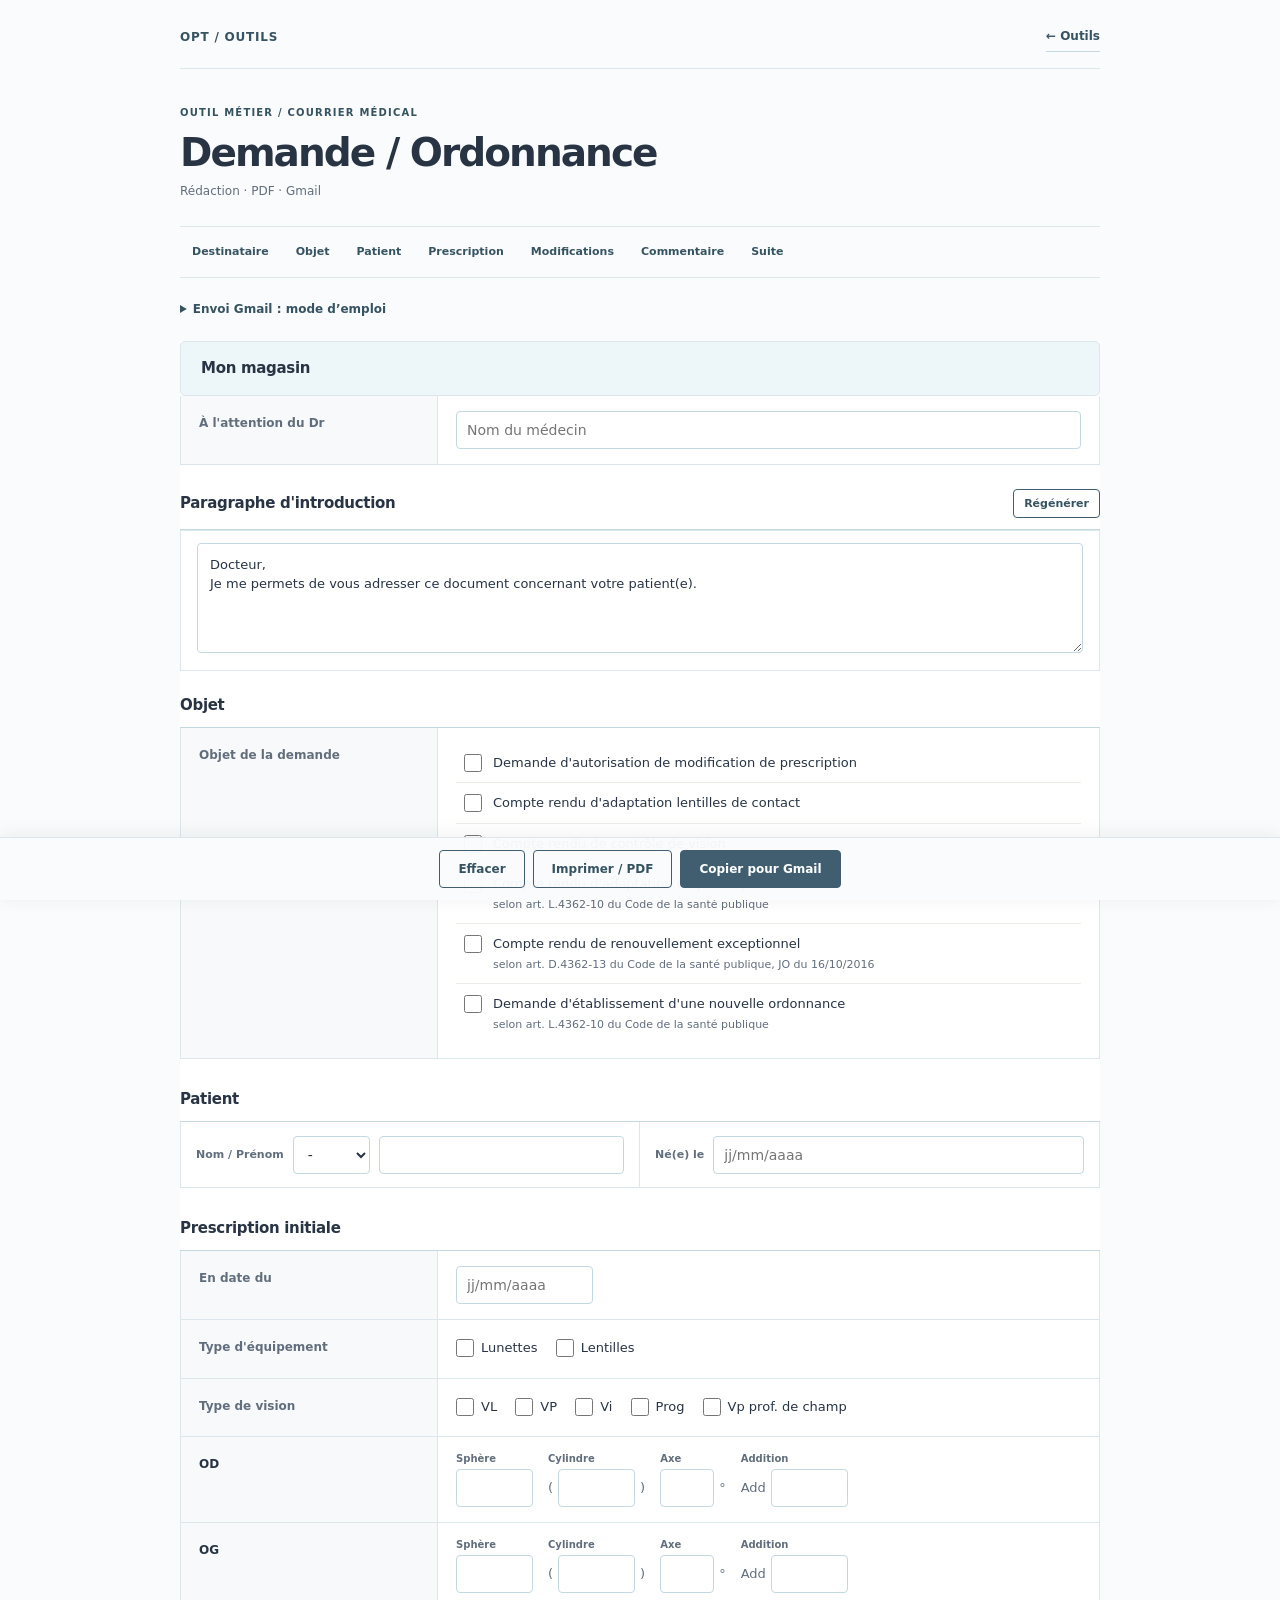
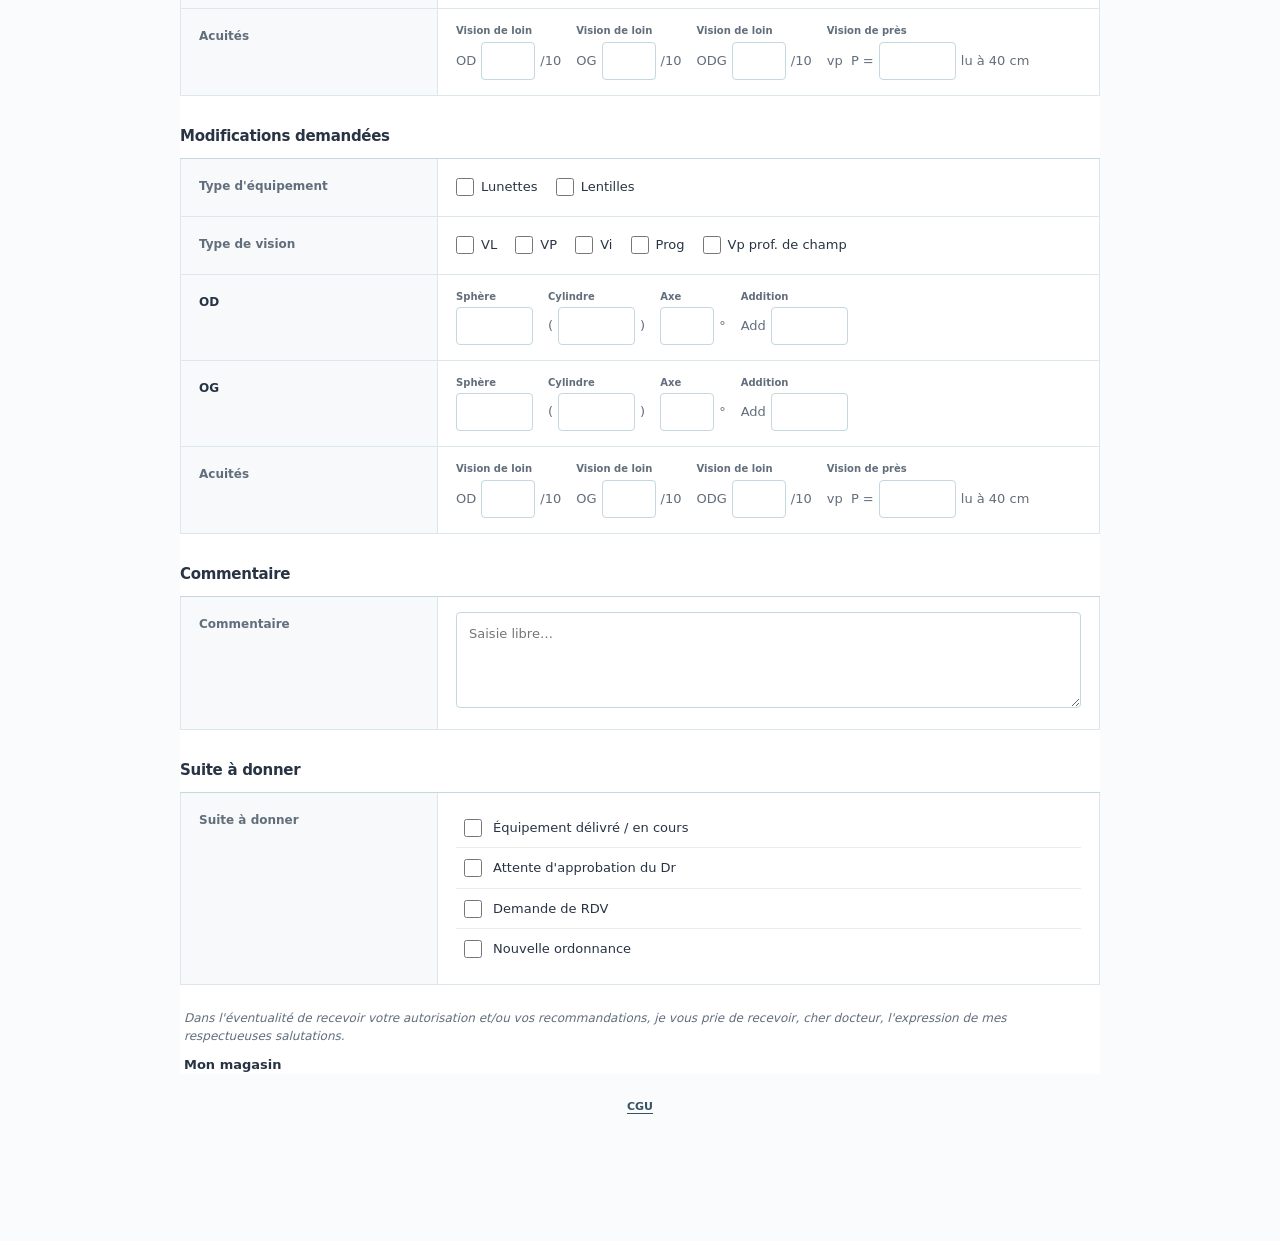
<file: outils/demande-ordonnance/index.html>
<!DOCTYPE html>
<html lang="fr">
<head>
<meta charset="UTF-8">
<!-- gc.zgo.at / j-rbs-hub.goatcounter.com : compteur de visites (chemin de la page
     seulement, sans cookie), voir le script en fin de fichier. -->
<meta http-equiv="Content-Security-Policy" content="default-src 'none'; script-src 'self' 'unsafe-inline' https://gc.zgo.at; style-src 'self' 'unsafe-inline'; font-src 'self'; img-src 'self' data: https://j-rbs-hub.goatcounter.com; connect-src 'self' https://j-rbs-hub.goatcounter.com; base-uri 'none'; form-action 'none'; object-src 'none'">
<meta name="viewport" content="width=device-width, initial-scale=1.0">
<title>Demande / Ordonnance</title>
<link rel="icon" href="../../assets/favicon.svg" type="image/svg+xml">
<meta name="theme-color" content="#FAFBFC">
<style>
  /* ── Transition d'écran native + fond animé doux (cohérents avec le hub) ── */
  @view-transition { navigation: auto; }
  body{ position: relative; isolation: isolate; }
  body::before{
    content:""; position:fixed; inset:-25%; z-index:-1; pointer-events:none;
    background:
      radial-gradient(38% 42% at 16% 18%, rgba(31,111,178,.08), transparent 60%),
      radial-gradient(34% 40% at 84% 16%, rgba(255,196,140,.10), transparent 62%),
      radial-gradient(46% 52% at 78% 88%, rgba(46,139,87,.06), transparent 60%);
    filter:blur(8px);
    animation:bg-drift 38s ease-in-out infinite alternate;
  }
  @keyframes bg-drift{
    0%{transform:translate3d(-2%,-1.5%,0) scale(1.04)}
    50%{transform:translate3d(1.5%,2%,0) scale(1.09)}
    100%{transform:translate3d(2.5%,-1%,0) scale(1.05)}
  }
  @media print{ body::before{display:none} }
  @media (prefers-reduced-motion: reduce){
    @view-transition { navigation: none; }
    body::before{animation:none}
  }
  :root{
    --blue:#1F6FB2; --blue-d:#175A92; --ink:#1A2A3A; --grey:#5A6B7B;
    --line:#C9D6E2; --light:#EEF4F9; --bg:#F4F7FA; --white:#fff;
    --green:#1E8E5A; --green-d:#176E46;
    /* ─ Échelle typographique unifiée — pile système, aucune police distante ─ */
    --font: "Avenir Next", "Segoe UI Variable Text", "Segoe UI", system-ui, -apple-system, BlinkMacSystemFont, Roboto, "Helvetica Neue", Arial, sans-serif;
    --fs-display: 24px;
    --fs-hero:    22px;
    --fs-2xl:     20px;
    --fs-xl:      18px;
    --fs-lg:      16px;
    --fs-h3:      14px;
    --fs-base:    14px;
    --fs-sm:      13px;
    --fs-label:   12px;
    --fs-hint:    11px;
    --fs-micro:   10px;
    --fs-nano:     9px;
    --fw-medium:    500;
    --fw-semibold:  600;
    --fw-bold:      700;
    --fw-black:     800;
  }
  *{box-sizing:border-box;margin:0;padding:0}
  body{
    font-family: var(--font);
    background:var(--bg);color:var(--ink);line-height:1.4;
    padding:24px 16px 92px;
  }
  .sheet{
    max-width:820px;margin:0 auto;background:var(--white);
    border:1px solid var(--line);border-radius:10px;overflow:hidden;
    box-shadow:0 6px 30px rgba(26,42,58,.08);
  }
  header{background:var(--blue);color:#fff;padding:14px 28px}
  header h1{font-size:var(--fs-xl);font-weight:700;letter-spacing:.2px}
  header .meta{font-size:var(--fs-label);opacity:.95;margin-top:3px}
  .body{padding:18px 28px 26px}

  table{width:100%;border-collapse:collapse}
  td{border:1px solid var(--line);padding:7px 12px;vertical-align:middle;font-size:var(--fs-sm)}

  .sect td{
    background:var(--light);border-left:4px solid var(--blue);
    font-size:var(--fs-label);font-weight:700;letter-spacing:.6px;color:var(--ink);
    text-transform:uppercase;padding:8px 12px;
  }
  .sect.first td{border-top:1px solid var(--line)}

  .obj{
    background:#F7FAFC;color:var(--grey);font-size:var(--fs-label);
    width:210px;font-weight:600;
  }
  .obj.sub{color:var(--ink);font-weight:700}

  input[type=text]{
    font-family:inherit;font-size:var(--fs-base);color:var(--ink);
    border:none;border-bottom:1.4px solid var(--line);
    background:#FBFDFE;padding:4px 6px;border-radius:4px 4px 0 0;
    transition:border-color .15s, background .15s;width:100%;
  }
  input[type=text]:focus{outline:none;border-bottom-color:var(--blue);background:#fff}
  select.p-civ{font-family:inherit;font-size:var(--fs-base);color:var(--ink);border:none;border-bottom:1.4px solid var(--line);background:#FBFDFE;padding:4px 6px;border-radius:4px 4px 0 0}
  select.p-civ:focus{outline:none;border-bottom-color:var(--blue);background:#fff}
  input[type=text].warn-step{color:#C0271A;font-weight:700;border-bottom-color:#C0271A}
  input[type=text].inp-sm{width:80px}
  input[type=text].inp-xs{width:48px}
  input[type=text].inp-md{width:140px}

  textarea{
    font-family:inherit;font-size:var(--fs-sm);color:var(--ink);line-height:1.5;
    border:1px solid var(--line);background:#FBFDFE;border-radius:6px;
    padding:8px 10px;width:100%;resize:vertical;min-height:78px;
    transition:border-color .15s, background .15s;
  }
  textarea:focus{outline:none;border-color:var(--blue);background:#fff}
  /* hauteurs bornées : le cumul des deux zones reste compatible A4 */
  textarea[data-k="intro"]{max-height:130px}
  textarea[data-k="commentaire"]{max-height:200px}
  .intro-print{display:none}

  .pick{display:inline-flex;align-items:center;gap:6px;font-size:var(--fs-sm);margin-right:14px}
  .pick input{width:15px;height:15px;accent-color:var(--blue);cursor:pointer}

  .eye{display:flex;flex-wrap:wrap;align-items:center;gap:8px 12px}
  .eye .sep{color:var(--grey)}
  /* chaque mesure (label + champ + unité) reste sur une même ligne insécable */
  .grp{display:inline-flex;align-items:center;gap:5px;white-space:nowrap}

  .opt{display:flex;align-items:flex-start;gap:9px;padding:3px 0}
  .opt[hidden]{display:none!important}
  .opt input{margin-top:2px;width:16px;height:16px;accent-color:var(--blue);cursor:pointer;flex:none}
  .opt .txt{font-size:var(--fs-sm)}
  .opt .sub{display:block;font-size:var(--fs-hint);color:var(--grey);font-style:italic;margin-top:1px}

  .pgrid{display:grid;grid-template-columns:1fr 1fr}
  .pf{display:flex;align-items:center;gap:10px;padding:7px 12px;min-width:0}
  .pf:nth-child(odd){border-right:1px solid var(--line)}
  .plab{color:var(--grey);font-size:var(--fs-label);font-weight:600;white-space:nowrap}
  .pf input[type=text]{flex:1;min-width:0}

  /* en-tête de section avec action à droite (ex : Régénérer) */
  .sect-act td{
    background:var(--light);border-left:4px solid var(--blue);
    padding:6px 12px;
  }
  .sect-act .row{display:flex;align-items:center;justify-content:space-between;gap:12px}
  .sect-act .lbl{font-size:var(--fs-label);font-weight:700;letter-spacing:.6px;color:var(--ink);text-transform:uppercase}
  .regen{
    font-family:inherit;font-size:var(--fs-hint);font-weight:600;cursor:pointer;
    border:1px solid var(--blue);color:var(--blue);background:#fff;
    border-radius:6px;padding:4px 10px;transition:.15s;
  }
  .regen:hover{background:var(--blue);color:#fff}

  .closing{font-size:var(--fs-label);color:var(--grey);font-style:italic;margin:16px 0 0;line-height:1.55;padding:0 2px}
  .sign{font-size:var(--fs-sm);font-weight:700;color:var(--ink);margin:10px 0 0;padding:0 2px}

  .bar{
    position:fixed;bottom:0;left:0;right:0;background:#fff;
    border-top:1px solid var(--line);padding:12px 16px;
    display:flex;gap:12px;justify-content:center;flex-wrap:wrap;
    box-shadow:0 -4px 18px rgba(26,42,58,.06);z-index:10;
  }
  button.action{
    font-family:inherit;font-size:var(--fs-base);font-weight:600;cursor:pointer;
    border-radius:8px;padding:10px 22px;border:1.5px solid var(--blue);transition:.15s;
  }
  .btn-primary{background:var(--green);color:#fff;border-color:var(--green)}
  .btn-primary:hover{background:var(--green-d);border-color:var(--green-d)}
  .btn-blue{background:var(--blue);color:#fff}
  .btn-blue:hover{background:var(--blue-d);border-color:var(--blue-d)}
  .btn-ghost{background:#fff;color:var(--blue)}
  .btn-ghost:hover{background:var(--light)}

  .toast{
    position:fixed;bottom:78px;left:50%;transform:translateX(-50%) translateY(20px);
    background:var(--ink);color:#fff;padding:11px 20px;border-radius:9px;
    font-size:var(--fs-sm);font-weight:600;opacity:0;pointer-events:none;
    transition:.25s;z-index:20;box-shadow:0 6px 22px rgba(26,42,58,.25);max-width:90%;
  }
  .toast.show{opacity:1;transform:translateX(-50%) translateY(0)}

  .ov{position:fixed;inset:0;background:rgba(20,30,40,.45);display:flex;align-items:center;justify-content:center;padding:20px;z-index:60}
  .ov[hidden]{display:none}
  .ov-box{background:#fff;border-radius:12px;max-width:430px;width:100%;padding:22px 22px 18px;box-shadow:0 14px 44px rgba(26,42,58,.28)}
  .ov-title{font-size:16px;font-weight:700;color:var(--ink);margin:0 0 6px}
  .ov-sub{font-size:var(--fs-sm);color:var(--grey);margin:0 0 18px;line-height:1.5}
  .ov-actions{display:flex;gap:10px;justify-content:flex-end;flex-wrap:wrap}

  .help{max-width:820px;margin:0 auto 14px;font-size:var(--fs-label);color:var(--grey)}
  .help summary{cursor:pointer;font-weight:700;color:var(--blue);padding:8px 0}
  .help ol{margin:4px 0 8px 20px;line-height:1.6}

  /* retour aux outils (en haut, masqué au PDF) */
  .topbar{max-width:820px;margin:0 auto 12px}
  .back-link{
    display:inline-flex;align-items:center;gap:6px;text-decoration:none;
    font-size:var(--fs-sm);font-weight:700;color:var(--blue);
    border:1px solid var(--line);background:var(--white);
    padding:7px 14px;border-radius:8px;transition:.15s;
  }
  .back-link:hover{background:var(--light)}

  /* bouton retour flottant (iOS : pas de bouton retour navigateur) */
  .ios-back{
    display:none;position:fixed;z-index:1000;align-items:center;gap:6px;
    right:calc(env(safe-area-inset-right,0px) + 14px);
    top:calc(env(safe-area-inset-top,0px) + 14px);
    background:var(--blue);color:#fff;text-decoration:none;
    font-size:var(--fs-base);font-weight:700;padding:10px 16px;border-radius:999px;
    box-shadow:0 4px 16px rgba(26,42,58,.32);
  }
  body.is-ios .ios-back{display:inline-flex}
  body.is-ios .topbar{display:none}

  /* responsive smartphone */
  @media (max-width:640px){
    body{padding:14px 10px 96px}
    header{padding:12px 16px}
    header h1{font-size:var(--fs-lg)}
    .body{padding:14px 14px 20px}
    .obj{width:auto}
    .pgrid{grid-template-columns:1fr}
    .pf:nth-child(odd){border-right:none}
    .bar{padding:10px;gap:8px}
    button.action{padding:9px 14px;font-size:var(--fs-sm)}
    input[type=text].inp-md{width:120px}
  }

  @media print{
    @page{size:A4 portrait;margin:9mm 11mm}
    *{-webkit-print-color-adjust:exact!important;print-color-adjust:exact!important}
    html,body{background:#fff}
    body{padding:0;line-height:1.3;font-size:var(--fs-label)}
    .sheet{border:1px solid var(--line);box-shadow:none;max-width:none;border-radius:10px;overflow:hidden}
    header{background:var(--blue);color:#fff;padding:9px 22px}
    header h1{color:#fff;font-size:var(--fs-lg)}
    header .meta{color:#fff;opacity:.95;font-size:var(--fs-micro);margin-top:2px}
    .body{padding:10px 22px 11px}
    td{padding:3.2px 11px;font-size:var(--fs-label)}
    .sect td,.sect-act td{padding:3.6px 11px;font-size:var(--fs-hint)}
    .obj{font-size:var(--fs-hint)}
    input[type=text]{font-size:var(--fs-label);padding:2px 6px;background:#FBFDFE;border-bottom:1.2px solid var(--line)}
    .opt{padding:1.4px 0}
    .opt .txt{font-size:var(--fs-hint)}
    .opt .sub{font-size:var(--fs-nano);margin-top:0}
    .pick{font-size:var(--fs-hint)}
    .pf{padding:3.6px 11px}
    .plab{font-size:var(--fs-hint)}
    .closing{font-size:var(--fs-micro);margin:8px 0 0;line-height:1.45}
    .sign{font-size:var(--fs-hint);margin:6px 0 0}
    /* le paragraphe d'intro et tout l'interactif sont masqués au PDF */
    .sect-act,.bar,.help,.toast,.regen,.topbar,.ios-back,.cgu-link{display:none!important}
    #introRow textarea{display:none!important}
    #introRow .intro-print{display:block!important;white-space:pre-line;padding:7px 11px;line-height:1.5;font-size:var(--fs-label)}
    #print-closing{white-space:pre-line}
    tr,.pgrid,.pf,.sheet{break-inside:avoid}
  }

  /* Mesure de fréquentation : mention discrète, jamais imprimée. */
  .cgu-link{
    max-width:52ch;
    margin:32px auto 20px;
    padding:0 16px;
    text-align:center;
    font-size:12px;
    line-height:1.5;
    color:var(--grey,#5A6B7B)
  }

/* UXER · Répertoire professionnel : écran de saisie, sans impact sur l'A4. */
@media screen {
  :root {
    --blue:#425d4f; --blue-d:#354e42; --ink:#252a27;
    --grey:#59685e; --line:#d7dbd3; --light:#edf0e9;
    --bg:#f5f3ed; --white:#fffefa;
  }
  html{scroll-behavior:smooth}
  body{background:var(--bg);padding:22px 18px 105px;isolation:auto}
  body::before{display:none;animation:none}
  .topbar,.workspace-intro,.form-jump,.help,.sheet{max-width:920px;margin-left:auto;margin-right:auto}
  .topbar{display:flex;align-items:center;justify-content:space-between;padding:0 0 16px;margin-bottom:0;border-bottom:1px solid var(--line)}
  .topbar__name{order:-1;font-size:12px;font-weight:700;letter-spacing:.065em;color:var(--blue-d)}
  .back-link{background:transparent;border:0;border-bottom:1px solid var(--blue);border-radius:0;color:var(--blue-d);padding:6px 0;font-size:12px}
  .back-link:hover{background:transparent;color:var(--ink)}
  .workspace-intro{padding:37px 0 27px}
  .workspace-kicker{color:var(--blue-d);font-weight:700;letter-spacing:.12em;font-size:10px}
  .workspace-intro h1{color:var(--ink);font-size:clamp(28px,5vw,39px);font-weight:650;letter-spacing:-.05em;line-height:1.15;margin:11px 0 7px}
  .workspace-intro>p:last-child{color:var(--grey);font-size:12px}
  .form-jump{display:flex;gap:3px;overflow-x:auto;scrollbar-width:thin;white-space:nowrap;border-top:1px solid #b4c0b5;border-bottom:1px solid var(--line);background:var(--bg);position:sticky;top:0;z-index:18;padding:8px 0;margin-bottom:18px}
  .form-jump a{display:inline-flex;align-items:center;justify-content:center;flex-shrink:0;padding:9px 12px;color:var(--blue-d);font-size:11px;font-weight:650;text-decoration:none;border-radius:3px}
  .form-jump a:hover{background:#e8ede6}
  .form-jump a:focus-visible{outline:2px solid var(--blue);outline-offset:-2px}
  .help{margin-bottom:18px}
  .help summary{color:var(--blue-d);font-size:12px;font-weight:650;padding:5px 0}
  .help[open]{background:var(--white);border:1px solid var(--line);padding:10px 16px;border-radius:4px}
  .help li{margin-bottom:4px}
  .sheet{border:0;border-radius:0;background:transparent;box-shadow:none;overflow:visible}
  .sheet>header{display:flex;justify-content:space-between;align-items:baseline;flex-wrap:wrap;gap:6px 18px;padding:16px 20px;background:#ecefe8;color:var(--ink);border:1px solid var(--line);border-radius:5px}
  .sheet>header h1{color:var(--ink);font-weight:650;font-size:15px;letter-spacing:-.02em}
  .sheet>header .meta{color:var(--grey);font-size:11px;opacity:1}
  .body{padding:0}
  .body>table{display:block;width:100%;border-collapse:separate}
  .body>table>tbody{display:block}
  .body>table tr{display:grid;grid-template-columns:minmax(165px,28%) minmax(0,1fr);align-items:stretch;width:100%;background:var(--white);border:1px solid var(--line);border-top:0}
  .body>table tr>td{display:block;min-width:0;padding:15px 18px;border:0;font-size:13px}
  .body>table tr>td[colspan="2"]{grid-column:1/-1}
  .body>table tr>td.obj{width:auto;padding-top:19px;background:#fafaf6;color:var(--grey);font-size:12px;font-weight:650;border-right:1px solid var(--line)}
  .body>table tr>td.obj.sub{color:var(--ink)}
  .body>table tr.sect{display:block;margin-top:30px;background:transparent;border:0;border-bottom:1px solid #aebbaf;scroll-margin-top:75px}
  .body>table tr.sect td{display:block;background:transparent;border:0;padding:0 0 11px;color:var(--ink);font-size:15px;font-weight:650;letter-spacing:-.02em;text-transform:none}
  .body>table tr.sect#objet{margin-top:24px}
  #destinataire{scroll-margin-top:75px}
  .body>table tr.sect-act{display:block;margin-top:24px;background:transparent;border:0;border-bottom:1px solid #aebbaf}
  .body>table tr.sect-act td{padding:0 0 11px;background:transparent;border:0}
  .sect-act .lbl{color:var(--ink);font-size:15px;font-weight:650;letter-spacing:-.02em;text-transform:none}
  .regen{color:var(--blue-d);border-color:#b9c7ba;border-radius:4px;background:transparent;padding:7px 10px;font-size:11px}
  .regen:hover{background:var(--blue-d);color:#fff}
  .body>table tr#introRow{border-top:1px solid var(--line)}
  .body>table tr#introRow>td{padding:12px 16px!important}
  input[type=text],select.p-civ{min-height:38px;border:1px solid #bdc8be;border-radius:4px;background:#fff;padding:7px 10px;font-size:14px;color:var(--ink)}
  input[type=text]:focus,select.p-civ:focus,textarea:focus{outline:2px solid rgba(66,93,79,.3);outline-offset:1px;border-color:var(--blue);background:#fff}
  textarea{background:#fff;border-color:#bdc8be;border-radius:4px;font-size:13px;padding:11px 12px}
  textarea[data-k="intro"]{min-height:110px;max-height:240px}
  textarea[data-k="commentaire"]{min-height:125px;max-height:300px}
  .opt{display:flex;gap:11px;align-items:flex-start;padding:10px 8px;margin:0;border-bottom:1px solid #ecede7;cursor:pointer}
  .opt:last-child{border-bottom:0}
  .opt:hover{background:#f3f5ef}
  .opt input{width:18px;height:18px;margin-top:1px;accent-color:var(--blue)}
  .opt .txt{font-size:13px;line-height:1.5}
  .opt .sub{font-style:normal;font-size:11px;line-height:1.5;margin-top:3px}
  .pick{margin:4px 14px 4px 0;gap:7px;font-size:13px;cursor:pointer}
  .pick input{height:18px;width:18px}
  .pgrid{gap:0}
  .pf{min-height:65px;padding:12px 15px;gap:9px}
  .plab{font-size:11px;color:var(--grey);font-weight:650}
  .eye{gap:10px 15px}
  .eye .grp[data-field]{position:relative;padding-top:17px}
  .eye .grp[data-field]::before{content:attr(data-field);position:absolute;top:0;left:0;color:var(--grey);font-size:10px;font-weight:600}
  .eye .grp[data-field] .sep{color:var(--grey)}
  .eye .grp[data-acuity]{position:relative;padding-top:18px}
  .eye .grp[data-acuity]::before{content:attr(data-acuity);position:absolute;top:0;left:0;font-size:10px;font-weight:650;color:var(--grey)}
  .eye .grp[data-acuity] .sep{color:var(--grey)}
  input[type=text].inp-sm{width:77px}
  input[type=text].inp-xs{width:54px}
  input[type=text].inp-md{width:137px}
  .closing{margin:24px 0 0;padding:0 4px;color:var(--grey);font-size:12px}
  .sign{padding:0 4px;font-size:13px}
  .bar{border-top:1px solid var(--line);background:rgba(255,254,250,.97);box-shadow:0 -2px 18px rgba(29,45,34,.065);padding:12px 14px;gap:8px}
  button.action{padding:11px 18px;border-radius:4px;border-width:1px;font-size:12px;font-weight:650}
  .btn-blue{background:transparent;color:var(--blue-d);border-color:var(--blue)}
  .btn-blue:hover{color:#fff;background:var(--blue-d)}
  .btn-primary{background:var(--blue);border-color:var(--blue)}
  .btn-primary:hover{background:var(--blue-d);border-color:var(--blue-d)}
  .btn-ghost{color:var(--blue-d);background:transparent;border-color:#bdc8be}
  .btn-ghost:hover{background:#edf0e9}
  .ov-box{background:var(--white);border:1px solid var(--line);border-radius:5px}
  .ov-title{font-weight:650;letter-spacing:-.02em}
  .toast{background:var(--ink);border-radius:5px}
  .cgu-link{font-size:11px;color:var(--grey);margin-top:25px}
  .ios-back{border-radius:5px;background:var(--blue-d);box-shadow:0 4px 15px rgba(22,36,27,.18)}
}
@media screen and (max-width:700px){
  body{padding:12px 12px 116px}
  .workspace-intro{padding:27px 0 20px}
  .workspace-intro h1{font-size:30px}
  .form-jump{margin-bottom:13px}
  .sheet>header{padding:13px 15px}
  .body>table tr{grid-template-columns:1fr}
  .body>table tr>td.obj{border-right:0;padding:10px 14px 0;background:var(--white)}
  .body>table tr>td:not(.obj){padding:10px 14px 14px}
  .body>table tr#introRow>td{padding:10px 12px!important}
  .body>table tr.sect{margin-top:25px}
  .pgrid{grid-template-columns:1fr}
  .pf{border-right:0!important;border-bottom:1px solid var(--line);min-height:58px;flex-wrap:wrap}
  .pf:last-child{border-bottom:0}
  .eye .grp[data-field]{padding-top:16px}
  .bar{flex-wrap:nowrap;gap:6px;padding:10px 8px max(10px,env(safe-area-inset-bottom))}
  button.action{padding:10px 8px;min-height:44px;flex:1;font-size:11px}
}
@media screen and (max-width:360px){
  .eye{gap:8px}
  .bar{flex-wrap:wrap}
  .bar .btn-ghost{flex:0 0 100%}
}
@media print{
  :root{--blue:#1F6FB2;--blue-d:#175A92;--ink:#1A2A3A;--grey:#5A6B7B;--line:#C9D6E2;--light:#EEF4F9;--bg:#F4F7FA;--white:#fff;--green:#1E8E5A;--green-d:#176E46}
  .workspace-intro,.form-jump,.topbar__name{display:none!important}
  .eye .grp[data-field]::before{display:none!important}
  .eye .grp[data-acuity]::before{display:none!important}
}
  .cgu-link a{color:var(--blue-d,#354e42);font-weight:600;text-decoration:underline;text-underline-offset:3px}
</style>
  <link rel="stylesheet" href="../../assets/css/theme-bleu-gris.css">
</head>
<body>

<a class="ios-back" href="../../" aria-label="Retour &#224; l'accueil">&#8592; Retour</a>

<div class="topbar">
  <a class="back-link" href="../../" aria-label="Retour au répertoire des outils">&#8592; Outils</a>
  <span class="topbar__name">OPT / OUTILS</span>
</div>

<div class="workspace-intro">
  <p class="workspace-kicker">OUTIL MÉTIER / COURRIER MÉDICAL</p>
  <h1>Demande / Ordonnance</h1>
  <p>Rédaction · PDF · Gmail</p>
</div>

<nav class="form-jump" aria-label="Accès aux sections du formulaire">
  <a href="#destinataire">Destinataire</a>
  <a href="#objet">Objet</a>
  <a href="#patient">Patient</a>
  <a href="#prescription">Prescription</a>
  <a href="#modifications">Modifications</a>
  <a href="#commentaire">Commentaire</a>
  <a href="#suite">Suite</a>
</nav>

<details class="help">
  <summary>Envoi Gmail : mode d’emploi</summary>
  <ol>
    <li>Remplissez le formulaire ci-dessous.</li>
    <li>Cliquez sur <strong>« Copier pour Gmail »</strong>.</li>
    <li>Dans Gmail, ouvrez un <strong>Nouveau message</strong>, cliquez dans le corps du mail puis <strong>Coller</strong> (Ctrl+V). La mise en page est conservée.</li>
    <li>Saisissez l'adresse du médecin et envoyez.</li>
  </ol>
</details>

<div class="sheet" id="sheet">
  <header>
    <h1 id="store-h1">Mon magasin</h1>
    <div class="meta" id="store-meta"></div>
  </header>

  <div class="body">
    <table>
      <tr id="destinataire"><td class="obj">À l'attention du Dr</td><td><input type="text" data-k="medecin" placeholder="Nom du médecin" aria-label="Nom du médecin"></td></tr>

      <!-- Paragraphe d'intro éditable (auto-généré, masqué au PDF) -->
      <tr class="sect-act"><td colspan="2">
        <div class="row">
          <span class="lbl">Paragraphe d'introduction</span>
          <button type="button" class="regen" onclick="regenIntro()">Régénérer</button>
        </div>
      </td></tr>
      <tr id="introRow"><td colspan="2" style="padding:10px 12px">
        <textarea data-k="intro" placeholder="Le paragraphe se génère automatiquement à partir des champs. Vous pouvez le modifier librement." aria-label="Texte d'introduction"></textarea>
        <div class="intro-print" id="print-intro"></div>
      </td></tr>

      <tr class="sect" id="objet"><td colspan="2">Objet</td></tr>
      <tr><td class="obj">Objet de la demande</td><td>
        <label class="opt"><input type="checkbox" data-k="o_modif" aria-label="Demande d'autorisation de modification de prescription"><span class="txt">Demande d'autorisation de modification de prescription</span></label>
        <label class="opt"><input type="checkbox" data-k="o_lentilles" aria-label="Compte rendu d'adaptation lentilles de contact"><span class="txt">Compte rendu d'adaptation lentilles de contact</span></label>
        <label class="opt"><input type="checkbox" data-k="o_controle" aria-label="Compte rendu de contrôle de vision"><span class="txt">Compte rendu de contrôle de vision</span></label>
        <label class="opt"><input type="checkbox" data-k="o_adapt" aria-label="Compte rendu d'adaptation de prescription (art. L.4362-10 du Code de la santé publique)"><span class="txt">Compte rendu d'adaptation de prescription<span class="sub">selon art. L.4362-10 du Code de la santé publique</span></span></label>
        <label class="opt"><input type="checkbox" data-k="o_renouv" aria-label="Compte rendu de renouvellement exceptionnel (art. D.4362-13 du Code de la santé publique)"><span class="txt">Compte rendu de renouvellement exceptionnel<span class="sub">selon art. D.4362-13 du Code de la santé publique, JO du 16/10/2016</span></span></label>
        <label class="opt"><input type="checkbox" data-k="o_nouvelle" aria-label="Demande d'établissement d'une nouvelle ordonnance par le médecin"><span class="txt">Demande d'établissement d'une nouvelle ordonnance<span class="sub">selon art. L.4362-10 du Code de la santé publique</span></span></label>
      </td></tr>

      <tr class="sect" id="patient"><td colspan="2">Patient</td></tr>
      <tr><td colspan="2" style="padding:0">
        <div class="pgrid">
          <div class="pf"><span class="plab">Nom / Prénom</span><select data-k="p_civ" class="p-civ" aria-label="Civilité du patient"><option value="">-</option><option value="M.">M.</option><option value="Mme">Mme</option></select><input type="text" data-k="p_nom" aria-label="Nom et prénom du patient"></div>
          <div class="pf"><span class="plab">Né(e) le</span><input type="text" inputmode="numeric" class="inp-md" data-k="p_ne" placeholder="jj/mm/aaaa" aria-label="Date de naissance du patient (jj/mm/aaaa)"></div>
        </div>
      </td></tr>

      <tr class="sect" id="prescription"><td colspan="2">Prescription initiale</td></tr>
      <tr><td class="obj">En date du</td><td><input type="text" inputmode="numeric" class="inp-md" data-k="i_date" placeholder="jj/mm/aaaa" aria-label="Date de la prescription initiale (jj/mm/aaaa)"></td></tr>
      <tr><td class="obj">Type d'équipement</td><td>
        <label class="pick"><input type="checkbox" data-k="i_lunettes"> Lunettes</label>
        <label class="pick"><input type="checkbox" data-k="i_lentilles"> Lentilles</label>
      </td></tr>
      <tr><td class="obj">Type de vision</td><td>
        <label class="pick"><input type="checkbox" data-k="i_vl"> VL</label>
        <label class="pick"><input type="checkbox" data-k="i_vp"> VP</label>
        <label class="pick"><input type="checkbox" data-k="i_vi"> Vi</label>
        <label class="pick"><input type="checkbox" data-k="i_prog"> Prog</label>
        <label class="pick"><input type="checkbox" data-k="i_vpc"> Vp prof. de champ</label>
      </td></tr>
      <tr><td class="obj sub">OD</td><td><div class="eye">
        <span class="grp" data-field="Sphère"><input type="text" inputmode="decimal" class="inp-sm" data-k="i_od_sph" aria-label="OD sphère prescription initiale"></span>
        <span class="grp" data-field="Cylindre"><span class="sep">(</span><input type="text" inputmode="decimal" class="inp-sm" data-k="i_od_cyl" aria-label="OD cylindre prescription initiale"><span class="sep">)</span></span>
        <span class="grp" data-field="Axe"><input type="text" inputmode="numeric" class="inp-xs" data-k="i_od_axe" aria-label="OD axe prescription initiale"><span class="sep">&#176;</span></span>
        <span class="grp" data-field="Addition"><span class="sep">Add</span><input type="text" inputmode="decimal" class="inp-sm" data-k="i_od_add" aria-label="OD addition prescription initiale"></span>
      </div></td></tr>
      <tr><td class="obj sub">OG</td><td><div class="eye">
        <span class="grp" data-field="Sphère"><input type="text" inputmode="decimal" class="inp-sm" data-k="i_og_sph" aria-label="OG sphère prescription initiale"></span>
        <span class="grp" data-field="Cylindre"><span class="sep">(</span><input type="text" inputmode="decimal" class="inp-sm" data-k="i_og_cyl" aria-label="OG cylindre prescription initiale"><span class="sep">)</span></span>
        <span class="grp" data-field="Axe"><input type="text" inputmode="numeric" class="inp-xs" data-k="i_og_axe" aria-label="OG axe prescription initiale"><span class="sep">&#176;</span></span>
        <span class="grp" data-field="Addition"><span class="sep">Add</span><input type="text" inputmode="decimal" class="inp-sm" data-k="i_og_add" aria-label="OG addition prescription initiale"></span>
      </div></td></tr>
      <tr><td class="obj">Acuités</td><td><div class="eye">
        <span class="grp" data-acuity="Vision de loin"><span class="sep">OD</span><input type="text" inputmode="decimal" class="inp-xs" data-k="i_ac_od" aria-label="OD acuité de loin initiale (sur 10)"><span class="sep">/10</span></span>
        <span class="grp" data-acuity="Vision de loin"><span class="sep">OG</span><input type="text" inputmode="decimal" class="inp-xs" data-k="i_ac_og" aria-label="OG acuité de loin initiale (sur 10)"><span class="sep">/10</span></span>
        <span class="grp" data-acuity="Vision de loin"><span class="sep">ODG</span><input type="text" inputmode="decimal" class="inp-xs" data-k="i_ac_odg" aria-label="ODG acuité de loin initiale (sur 10)"><span class="sep">/10</span></span>
        <span class="grp" data-acuity="Vision de près"><span class="sep">vp&nbsp;&nbsp;P =</span><input type="text" inputmode="decimal" class="inp-sm" data-k="i_ac_p" aria-label="Acuité de près initiale (Parinaud lu à 40 cm)"><span class="sep">lu à 40 cm</span></span>
      </div></td></tr>

      <tr class="sect" id="modifications"><td colspan="2" id="modifications-title">Modifications demandées</td></tr>
      <tr><td class="obj">Type d'équipement</td><td>
        <label class="pick"><input type="checkbox" data-k="m_lunettes"> Lunettes</label>
        <label class="pick"><input type="checkbox" data-k="m_lentilles"> Lentilles</label>
      </td></tr>
      <tr><td class="obj">Type de vision</td><td>
        <label class="pick"><input type="checkbox" data-k="m_vl"> VL</label>
        <label class="pick"><input type="checkbox" data-k="m_vp"> VP</label>
        <label class="pick"><input type="checkbox" data-k="m_vi"> Vi</label>
        <label class="pick"><input type="checkbox" data-k="m_prog"> Prog</label>
        <label class="pick"><input type="checkbox" data-k="m_vpc"> Vp prof. de champ</label>
      </td></tr>
      <tr><td class="obj sub">OD</td><td><div class="eye">
        <span class="grp" data-field="Sphère"><input type="text" inputmode="decimal" class="inp-sm" data-k="m_od_sph" aria-label="OD sphère modification demandée"></span>
        <span class="grp" data-field="Cylindre"><span class="sep">(</span><input type="text" inputmode="decimal" class="inp-sm" data-k="m_od_cyl" aria-label="OD cylindre modification demandée"><span class="sep">)</span></span>
        <span class="grp" data-field="Axe"><input type="text" inputmode="numeric" class="inp-xs" data-k="m_od_axe" aria-label="OD axe modification demandée"><span class="sep">&#176;</span></span>
        <span class="grp" data-field="Addition"><span class="sep">Add</span><input type="text" inputmode="decimal" class="inp-sm" data-k="m_od_add" aria-label="OD addition modification demandée"></span>
      </div></td></tr>
      <tr><td class="obj sub">OG</td><td><div class="eye">
        <span class="grp" data-field="Sphère"><input type="text" inputmode="decimal" class="inp-sm" data-k="m_og_sph" aria-label="OG sphère modification demandée"></span>
        <span class="grp" data-field="Cylindre"><span class="sep">(</span><input type="text" inputmode="decimal" class="inp-sm" data-k="m_og_cyl" aria-label="OG cylindre modification demandée"><span class="sep">)</span></span>
        <span class="grp" data-field="Axe"><input type="text" inputmode="numeric" class="inp-xs" data-k="m_og_axe" aria-label="OG axe modification demandée"><span class="sep">&#176;</span></span>
        <span class="grp" data-field="Addition"><span class="sep">Add</span><input type="text" inputmode="decimal" class="inp-sm" data-k="m_og_add" aria-label="OG addition modification demandée"></span>
      </div></td></tr>
      <tr><td class="obj">Acuités</td><td><div class="eye">
        <span class="grp" data-acuity="Vision de loin"><span class="sep">OD</span><input type="text" inputmode="decimal" class="inp-xs" data-k="m_ac_od" aria-label="OD acuité de loin modification demandée (sur 10)"><span class="sep">/10</span></span>
        <span class="grp" data-acuity="Vision de loin"><span class="sep">OG</span><input type="text" inputmode="decimal" class="inp-xs" data-k="m_ac_og" aria-label="OG acuité de loin modification demandée (sur 10)"><span class="sep">/10</span></span>
        <span class="grp" data-acuity="Vision de loin"><span class="sep">ODG</span><input type="text" inputmode="decimal" class="inp-xs" data-k="m_ac_odg" aria-label="ODG acuité de loin modification demandée (sur 10)"><span class="sep">/10</span></span>
        <span class="grp" data-acuity="Vision de près"><span class="sep">vp&nbsp;&nbsp;P =</span><input type="text" inputmode="decimal" class="inp-sm" data-k="m_ac_p" aria-label="Acuité de près modification demandée (Parinaud lu à 40 cm)"><span class="sep">lu à 40 cm</span></span>
      </div></td></tr>

      <tr class="sect" id="commentaire"><td colspan="2">Commentaire</td></tr>
      <tr><td class="obj">Commentaire</td><td>
        <textarea data-k="commentaire" placeholder="Saisie libre…" style="min-height:96px" aria-label="Commentaire libre"></textarea>
      </td></tr>

      <tr class="sect" id="suite"><td colspan="2">Suite à donner</td></tr>
      <tr><td class="obj">Suite à donner</td><td>
        <label class="opt"><input type="checkbox" data-k="s_equip" aria-label="Équipement délivré / en cours"><span class="txt">Équipement délivré / en cours</span></label>
        <label class="opt"><input type="checkbox" data-k="s_attente" aria-label="Attente d'approbation du Dr"><span class="txt">Attente d'approbation du Dr</span></label>
        <label class="opt"><input type="checkbox" data-k="s_rdv" aria-label="Demande de RDV"><span class="txt">Demande de RDV</span></label>
        <label class="opt" id="suite-nouvelle"><input type="checkbox" data-k="s_nouvelle" aria-label="Nouvelle ordonnance"><span class="txt">Nouvelle ordonnance</span></label>
      </td></tr>
    </table>

    <p class="closing">
      Dans l'éventualité de recevoir votre autorisation et/ou vos recommandations, je vous prie de recevoir,
      cher docteur, l'expression de mes respectueuses salutations.
    </p>
    <p class="sign" id="store-sign">Mon magasin</p>
  </div>
</div>

<div class="bar">
  <button class="action btn-ghost" onclick="resetForm()">Effacer</button>
  <button class="action btn-blue" onclick="window.print()">Imprimer / PDF</button>
  <button class="action btn-primary" onclick="copyForGmail()">Copier pour Gmail</button>
</div>

<div class="toast" id="toast" role="status" aria-live="polite"></div>

<!-- Popup non bloquante : champs vides. Les deux boutons ferment la popup ET copient. -->
<div class="ov" id="blank-modal" hidden>
  <div class="ov-box" role="alertdialog" aria-modal="true" aria-labelledby="blank-title" aria-describedby="blank-sub">
    <p class="ov-title" id="blank-title">Attention, certains champs sont vides.</p>
    <p class="ov-sub" id="blank-sub">Le mail est copié dans les deux cas. «&nbsp;Compléter&nbsp;» vous ramène au premier champ à vérifier&nbsp;; «&nbsp;Valider&nbsp;» copie tel quel.</p>
    <div class="ov-actions">
      <button type="button" class="action btn-ghost" id="blank-complete">Compléter</button>
      <button type="button" class="action btn-primary" id="blank-valider">Valider</button>
    </div>
  </div>
</div>

<p class="cgu-link"><a href="../../cgu/">CGU</a></p>

<script>
  /* ── Retour arrière : une couche ouverte se ferme sur le geste retour ────────
     Sur Android, le bouton retour du système rejoue l'historique. Une couche
     ouverte — modale, feuille, assistant — n'y figurant pas, l'appui quittait la
     page entière au lieu de refermer la couche, et la saisie en cours partait
     avec elle.

     Chaque ouverture empile donc une entrée d'historique, et la fermeture la
     consomme. Rien n'est intercepté : c'est le navigateur qui dépile, on se
     contente d'écouter `popstate`. Le bouton de fermeture, la touche Échap et le
     clic sur le fond passent par le même chemin, de sorte que le geste du système
     et celui de l'interface aboutissent au même endroit.

     Ce bloc est identique dans index.html, outils/demande-ordonnance/index.html
     et outils/epaisseur-verres/index.html : les outils sont autonomes par
     construction, donc il est recopié plutôt qu'importé, et
     tests/navigation-retour.test.mjs vérifie que les copies ne divergent pas.
     Le raisonnement complet est dans docs/navigation-retour.md. */
  var Couches = (function () {
    var pile = [];
    var aIgnorer = 0;   // dépilages provoqués par nous, donc déjà traités

    window.addEventListener('popstate', function () {
      if (aIgnorer > 0) { aIgnorer -= 1; return; }
      var couche = pile.pop();
      if (couche) { couche.fermer(); }
    });

    /* Rechargement pendant qu'une couche était ouverte : l'entrée empilée
       survit, la couche non. Sans ce rattrapage, le premier appui sur retour
       tomberait dans le vide — et un appui qui ne fait rien se lit comme une
       application bloquée. */
    if (window.history.state && window.history.state.hubCouche) {
      try { window.history.back(); } catch (e) { /* historique indisponible */ }
    }

    /* Une traversée d'historique ne lève qu'un seul `popstate`, quelle que soit
       sa profondeur : on n'en ignore donc qu'un par appel, pas un par entrée. */
    function traverser(entrees) {
      if (!entrees) { return; }
      aIgnorer += 1;
      try { window.history.go(-entrees); } catch (e) { aIgnorer -= 1; }
    }

    return {
      /* `fermer` est la fonction qui remet réellement l'interface en état. */
      ouvrir: function (nom, fermer) {
        var empile = false;
        try { window.history.pushState({ hubCouche: nom }, ''); empile = true; }
        catch (e) { empile = false; }
        pile.push({ nom: nom, fermer: fermer, empile: empile });
      },

      /* Fermeture demandée par l'interface. On ferme d'abord — l'ordre des
         opérations reste celui d'avant l'historique — puis on consomme l'entrée
         empilée. Sans entrée empilée, parce que pushState a été refusé, on ferme
         quand même : mieux vaut une couche sans historique qu'une couche
         captive. Renvoie `true` si une couche a bien été fermée. */
      fermer: function () {
        var couche = pile.pop();
        if (!couche) { return false; }
        couche.fermer();
        traverser(couche.empile ? 1 : 0);
        return true;
      },

      /* Fermeture d'une couche et de tout ce qui a été empilé au-dessus d'elle —
         un assistant qu'on quitte d'un coup. Seule la fermeture de la couche
         nommée est jouée : rejouer celles du dessus ferait repasser par les
         étapes qu'on est précisément en train d'abandonner. */
      fermerJusqua: function (nom) {
        var i, profondeur = -1, entrees = 0, retirees;
        for (i = pile.length - 1; i >= 0; i -= 1) {
          if (pile[i].nom === nom) { profondeur = i; break; }
        }
        if (profondeur < 0) { return false; }
        retirees = pile.splice(profondeur);
        for (i = 0; i < retirees.length; i += 1) {
          if (retirees[i].empile) { entrees += 1; }
        }
        retirees[0].fermer();
        traverser(entrees);
        return true;
      },

      ouverte: function () { return pile.length > 0; }
    };
  })();

  /* ---------- profil magasin (partagé via localStorage) ---------- */
  function profil(){
    try{ return JSON.parse(localStorage.getItem('profil-magasin-v1')||'{}')||{}; }
    catch(e){ return {}; }
  }
  function storeName(){
    return (profil().nom||'').trim() || 'Mon magasin';
  }
  function storeMeta(){
    const p=profil(), parts=[];
    if((p.tel||'').trim())  parts.push('Tél '+p.tel.trim());
    if((p.mail||'').trim()) parts.push('Mail : '+p.mail.trim());
    return parts.join(' · ');
  }

  /* ---------- utilitaires ---------- */
  function val(k){const e=document.querySelector('[data-k="'+k+'"]');return e?e.value.trim():'';}
  function chk(k){const e=document.querySelector('[data-k="'+k+'"]');return e?e.checked:false;}
  function esc(s){return (s||'').replace(/&/g,'&amp;').replace(/</g,'&lt;').replace(/>/g,'&gt;');}

  /* ---------- contrôle « pas de 0,25 » sur les corrections ----------
     Les corrections (sphère, cylindre, addition) s'écrivent par pas de 0,25.
     L'axe (degrés) et les acuités sont volontairement exclus. */
  var STEP_FIELDS=['i_od_sph','i_od_cyl','i_od_add','i_og_sph','i_og_cyl','i_og_add',
                   'm_od_sph','m_od_cyl','m_od_add','m_og_sph','m_og_cyl','m_og_add'];
  function parseDiopter(raw){
    if(!raw) return null;
    var s=raw.trim().replace(',','.').replace(/^\+/,'');
    if(s==='') return null;
    var n=parseFloat(s);
    return isFinite(n)?n:NaN;           // NaN = saisie non numérique (ex. « plan »)
  }
  function isOffStep(raw){
    var n=parseDiopter(raw);
    if(n===null||isNaN(n)) return false;   // vide ou non numérique : pas de signalement de pas
    return (Math.round(n*100)%25)!==0;
  }
  function fieldLabel(k){
    var m=k.match(/^([im])_(od|og)_(sph|cyl|axe|add)$/);
    if(!m) return k;
    var phase=m[1]==='i'?'prescription initiale':'modification demandée';
    var part={sph:'sphère',cyl:'cylindre',axe:'axe',add:'addition'}[m[3]];
    return m[2].toUpperCase()+' '+part+' ('+phase+')';
  }

  function toast(msg, ok){
    const t=document.getElementById('toast');
    t.textContent=msg;
    t.style.background = ok===false ? '#B23A2E' : '#1A2A3A';
    t.classList.add('show');
    setTimeout(()=>t.classList.remove('show'), 3200);
  }

  /* ---------- textes courts selon la situation ---------- */
  const OBJETS=[
    ['o_modif',"Demande d'autorisation de modification de prescription"],
    ['o_lentilles',"Adaptation lentilles de contact"],
    ['o_controle',"Contrôle de vision"],
    ['o_adapt',"Adaptation de prescription (art. L.4362-10 du Code de la santé publique)"],
    ['o_renouv',"Renouvellement exceptionnel (art. D.4362-13 du Code de la santé publique)"],
    ['o_nouvelle',"Demande d'établissement d'une nouvelle ordonnance"]
  ];
  let introDirty=false;
  function objetActif(){return OBJETS.find(([k])=>chk(k))?.[0]||'';}
  function correctionTitle(){
    return 'Modifications demandées';
  }
  var CLOSING_1="Cette démarche reste entièrement soumise à votre appréciation ; je me conformerai bien entendu à votre décision. Si vous jugez préférable de revoir votre patient(e) en consultation, je vous remercie de bien vouloir me l'indiquer.";
  var CLOSING_2="Je vous remercie de votre bienveillante attention et vous prie d'agréer, Docteur, l'expression de mes salutations respectueuses.";
  function closingText(){return CLOSING_1;}
  function buildIntro(){
    const dr=val('medecin');
    const nom=val('p_nom');
    const ne=val('p_ne');
    const tete = dr ? ('Docteur '+dr+',') : 'Docteur,';

    // patient : segment optionnel
    let pat='';
    if(nom){ pat=' votre patient(e) '+nom; if(ne) pat+=', né(e) le '+ne; pat+='.'; }
    else { pat=' votre patient(e).'; }

    // corps selon objet coché (priorité au premier coché)
    let corps;
    if(chk('o_nouvelle')){
      const civ=val('p_civ');
      const patRef=((civ?civ+' ':'')+nom).trim() || 'votre patient(e)';
      corps="Après essai en magasin et analyse détaillée des habitudes et besoins visuels de "+patRef+", il semblerait qu'appliquer la prescription en l'état ne suffirait pas à servir au mieux ses intérêts. Depuis la décision du Conseil d'État du 2 mai 2025, l'adaptation lors d'une première délivrance nécessite votre accord écrit préalable (art. L.4362-10 du Code de la santé publique). C'est pourquoi je me permets de solliciter, si aucune contre-indication médicale n'existe et sous réserve de votre appréciation, l'établissement d'une nouvelle ordonnance intégrant l'adaptation détaillée ci-dessous.";
    }
    else if(chk('o_modif')) corps='Je me permets de vous adresser cette demande concernant'+pat+' Après contrôle, et sous réserve de votre appréciation, je sollicite respectueusement votre autorisation pour la modification de la prescription détaillée ci-dessous.';
    else if(chk('o_lentilles')) corps="Je vous transmets ce compte rendu d'adaptation de lentilles de contact concernant"+pat;
    else if(chk('o_controle'))  corps='Je vous transmets ce compte rendu de contrôle de vision concernant'+pat;
    else if(chk('o_adapt'))     corps="Je vous transmets ce compte rendu d'adaptation de prescription (art. L.4362-10 du Code de la santé publique) concernant"+pat;
    else if(chk('o_renouv'))    corps='Je vous transmets ce compte rendu de renouvellement exceptionnel (art. D.4362-13 du Code de la santé publique) concernant'+pat;
    else                        corps='Je me permets de vous adresser ce document concernant'+pat;

    return tete+'\n'+corps;
  }

  function syncCourrier(){
    const titre=document.getElementById('modifications-title');
    if(titre) titre.textContent=correctionTitle();
    const printIntro=document.getElementById('print-intro');
    if(printIntro) printIntro.textContent=val('intro');
  }
  function refreshIntro(){
    const ta=document.querySelector('[data-k="intro"]');
    if(ta&&!introDirty) ta.value=buildIntro();
    syncCourrier();
  }
  function regenIntro(){
    introDirty=false;
    refreshIntro();
    toast('Paragraphe régénéré.');
  }

  /* ---------- rendu email-safe (masque le vide) ---------- */
  function row(label, value){
    return '<tr>'
      + '<td style="border:1px solid #C9D6E2;padding:7px 12px;background:#F7FAFC;color:#5A6B7B;font-size:12.5px;font-weight:600;width:200px;vertical-align:top;">'+label+'</td>'
      + '<td style="border:1px solid #C9D6E2;padding:7px 12px;font-size:13px;color:#1A2A3A;">'+value+'</td>'
      + '</tr>';
  }
  function sect(title){
    return '<tr><td colspan="2" style="border:1px solid #C9D6E2;border-left:4px solid #1F6FB2;background:#EEF4F9;padding:8px 12px;font-size:12px;font-weight:700;letter-spacing:.6px;color:#1A2A3A;text-transform:uppercase;">'+title+'</td></tr>';
  }
  function checkedList(items){ // [[clé,label],...] -> seulement les cochés, séparés par ·
    const on=items.filter(([k])=>chk(k)).map(([,l])=>l);
    return on.length? on.join(' &nbsp;·&nbsp; ') : '';
  }
  function objetList(){return checkedList(OBJETS);}
  function closingHtml(){return closingText();}
  function closingSignature(){return CLOSING_2;}
  function suiteItems(){
    const items=[
      ['s_equip',"Équipement délivré / en cours"],
      ['s_attente',"Attente d'approbation du Dr"],
      ['s_rdv',"Demande de RDV"],
      ['s_nouvelle',"Nouvelle ordonnance"]
    ];
    return items;
  }
  function suiteList(){return checkedList(suiteItems());}
  function equipLine(p){ return checkedList([[p+'lunettes','Lunettes'],[p+'lentilles','Lentilles']]); }
  function visionLine(p){
    return checkedList([[p+'vl','VL'],[p+'vp','VP'],[p+'vi','Vi'],[p+'prog','Prog'],[p+'vpc','Vp prof. de champ']]);
  }
  function eyeLine(p,eye){
    const sph=esc(val(p+eye+'_sph')), cyl=esc(val(p+eye+'_cyl')), axe=esc(val(p+eye+'_axe')), add=esc(val(p+eye+'_add'));
    if(!sph&&!cyl&&!axe&&!add) return ''; // ligne vide -> masquée
    let s='';
    if(sph) s+=sph;
    if(cyl) s+=' ('+cyl+')';
    if(axe) s+=' '+axe+'°';
    if(add) s+=' &nbsp;Add '+add;
    return s.trim();
  }
  function acuLine(p){
    const od=esc(val(p+'ac_od')), og=esc(val(p+'ac_og')), odg=esc(val(p+'ac_odg')), pp=esc(val(p+'ac_p'));
    if(!od&&!og&&!odg&&!pp) return '';
    const parts=[];
    if(od) parts.push('OD '+od+'/10');
    if(og) parts.push('OG '+og+'/10');
    if(odg) parts.push('ODG '+odg+'/10');
    if(pp) parts.push('VP P = '+pp+' lu à 40 cm');
    return parts.join(' &nbsp; ');
  }
  // ajoute une section seulement si elle contient au moins une ligne non vide
  function blocPrescription(titre, p){
    const rows=[];
    if(p==='i_'){ const d=esc(val('i_date')); if(d) rows.push(row('En date du', d)); }
    const eq=equipLine(p); if(eq) rows.push(row("Type d'équipement", eq));
    const vi=visionLine(p); if(vi) rows.push(row('Type de vision', vi));
    const od=eyeLine(p,'od'); if(od) rows.push(row('OD', od));
    const og=eyeLine(p,'og'); if(og) rows.push(row('OG', og));
    const ac=acuLine(p); if(ac) rows.push(row('Acuités', ac));
    if(!rows.length) return '';
    return sect(titre)+rows.join('');
  }

  function buildEmailHTML(){
    let h='<div style="font-family:Arial,Helvetica,sans-serif;max-width:760px;color:#1A2A3A;">';

    // en-tête bleu (coordonnées reprises du profil magasin)
    const metaTxt=storeMeta();
    h+='<table role="presentation" cellpadding="0" cellspacing="0" style="width:100%;border-collapse:collapse;">';
    h+='<tr><td style="background:#1F6FB2;color:#fff;padding:14px 22px;border-radius:8px 8px 0 0;">'
      +'<div style="font-size:17px;font-weight:700;">'+esc(storeName())+'</div>'
      +(metaTxt?'<div style="font-size:12px;opacity:.95;margin-top:3px;">'+esc(metaTxt)+'</div>':'')
      +'</td></tr></table>';

    // paragraphe d'intro (éditable) — entre en-tête et tableau
    const intro=val('intro');
    if(intro){
      h+='<p style="font-size:13.5px;color:#1A2A3A;line-height:1.6;margin:16px 2px 18px;">'+esc(intro).replace(/\n/g,'<br>')+'</p>';
    }

    // tableau technique (lignes vides masquées)
    h+='<table role="presentation" cellpadding="0" cellspacing="0" style="width:100%;border-collapse:collapse;">';

    if(val('medecin')) h+=row("À l'attention du Dr", esc(val('medecin')));

    const obj=objetList(); if(obj){ h+=sect('Objet'); h+=row('Objet de la demande', obj); }

    const patRows=[];
    if(val('p_nom')) patRows.push(row('Nom / Prénom', esc(val('p_nom'))));
    if(val('p_ne'))  patRows.push(row('Né(e) le', esc(val('p_ne'))));
    if(patRows.length){ h+=sect('Patient'); h+=patRows.join(''); }

    h+=blocPrescription('Prescription initiale','i_');
    h+=blocPrescription(correctionTitle(),'m_');

    const com=val('commentaire');
    if(com){ h+=sect('Commentaire'); h+=row('Commentaire', esc(com).replace(/\n/g,'<br>')); }

    const suite=suiteList(); if(suite){ h+=sect('Suite à donner'); h+=row('Suite à donner', suite); }

    h+='</table>';

    h+='<p style="font-size:12.5px;color:#5A6B7B;font-style:italic;margin:16px 2px 0;line-height:1.55;">'+esc(closingHtml())+'</p>';
    h+='<p style="font-size:12.5px;color:#5A6B7B;font-style:italic;margin:8px 2px 0;line-height:1.55;">'+esc(closingSignature())+'</p>';
    h+='<p style="font-size:13px;font-weight:700;color:#1A2A3A;margin:10px 2px 0;">'+esc(storeName())+'</p>';
    h+='</div>';
    return h;
  }

  /* ---------- rendu texte brut (miroir de buildEmailHTML, sans entités ni balises) ---------- */
  function checkedListTxt(items){ // [[clé,label],...] -> seulement les cochés, séparés par « · »
    const on=items.filter(([k])=>chk(k)).map(([,l])=>l);
    return on.length ? on.join(' · ') : '';
  }
  function objetListTxt(){return checkedListTxt(OBJETS);}
  function suiteListTxt(){return checkedListTxt(suiteItems());}
  function eyeLineTxt(p,eye){
    const sph=val(p+eye+'_sph'), cyl=val(p+eye+'_cyl'), axe=val(p+eye+'_axe'), add=val(p+eye+'_add');
    if(!sph&&!cyl&&!axe&&!add) return ''; // ligne vide -> masquée
    let s='';
    if(sph) s+=sph;
    if(cyl) s+=' ('+cyl+')';
    if(axe) s+=' '+axe+'°';
    if(add) s+=' Add '+add;
    return s.trim();
  }
  function acuLineTxt(p){
    const od=val(p+'ac_od'), og=val(p+'ac_og'), odg=val(p+'ac_odg'), pp=val(p+'ac_p');
    if(!od&&!og&&!odg&&!pp) return '';
    const parts=[];
    if(od) parts.push('OD '+od+'/10');
    if(og) parts.push('OG '+og+'/10');
    if(odg) parts.push('ODG '+odg+'/10');
    if(pp) parts.push('VP P = '+pp+' lu à 40 cm');
    return parts.join(' / ');
  }
  // section prescription en texte : identiques conditions de masquage que blocPrescription
  function blocPrescriptionTxt(titre, p){
    const rows=[];
    if(p==='i_'){ const d=val('i_date'); if(d) rows.push('En date du : '+d); }
    const eq=checkedListTxt([[p+'lunettes','Lunettes'],[p+'lentilles','Lentilles']]); if(eq) rows.push("Type d'équipement : "+eq);
    const vi=checkedListTxt([[p+'vl','VL'],[p+'vp','VP'],[p+'vi','Vi'],[p+'prog','Prog'],[p+'vpc','Vp prof. de champ']]); if(vi) rows.push('Type de vision : '+vi);
    const od=eyeLineTxt(p,'od'); if(od) rows.push('OD : '+od);
    const og=eyeLineTxt(p,'og'); if(og) rows.push('OG : '+og);
    const ac=acuLineTxt(p); if(ac) rows.push('Acuités : '+ac);
    if(!rows.length) return [];
    return [titre.toUpperCase(), ...rows, ''];
  }

  function plainFallback(){
    const l=[];

    // en-tête (nom du magasin + coordonnées du profil)
    l.push(storeName());
    const meta=storeMeta(); if(meta) l.push(meta);
    l.push('');

    // paragraphe d'intro (éditable)
    if(val('intro')){ l.push(val('intro')); l.push(''); }

    // destinataire
    if(val('medecin')){ l.push("À l'attention du Dr "+val('medecin')); l.push(''); }

    // objet(s)
    const obj=objetListTxt();
    if(obj){ l.push('OBJET'); l.push('Objet de la demande : '+obj); l.push(''); }

    // patient
    if(val('p_nom')||val('p_ne')){
      l.push('PATIENT');
      if(val('p_nom')) l.push('Nom / Prénom : '+val('p_nom'));
      if(val('p_ne'))  l.push('Né(e) le : '+val('p_ne'));
      l.push('');
    }

    // prescriptions (sections masquées si aucune ligne)
    l.push(...blocPrescriptionTxt('Prescription initiale','i_'));
    l.push(...blocPrescriptionTxt(correctionTitle(),'m_'));

    // commentaire
    const com=val('commentaire');
    if(com){ l.push('COMMENTAIRE'); l.push(com); l.push(''); }

    // suite à donner
    const suite=suiteListTxt();
    if(suite){ l.push('SUITE À DONNER'); l.push('Suite à donner : '+suite); l.push(''); }

    // clôture (déférence + proposition de revoir le patient) + politesse + signature
    l.push(closingText());
    l.push('');
    l.push(closingSignature());
    l.push('');
    l.push(storeName());
    return l.join('\n');
  }

  /* Détecte des champs clés vides : nom du médecin, nom du patient, ou une ligne de
     correction incomplète (sphère absente, cylindre sans axe, axe sans cylindre). */
  function firstBlankField(){
    if(!val('medecin')) return document.querySelector('[data-k="medecin"]');
    if(!val('p_nom'))   return document.querySelector('[data-k="p_nom"]');
    var lignes=['i_od','i_og','m_od','m_og'];
    for(var i=0;i<lignes.length;i++){
      var p=lignes[i], sph=val(p+'_sph'), cyl=val(p+'_cyl'), axe=val(p+'_axe'), add=val(p+'_add');
      if(!(sph||cyl||axe||add)) continue;      // ligne non utilisée
      if(!sph)        return document.querySelector('[data-k="'+p+'_sph"]');
      if(cyl && !axe) return document.querySelector('[data-k="'+p+'_axe"]');
      if(axe && !cyl) return document.querySelector('[data-k="'+p+'_cyl"]');
    }
    return null;
  }
  function hasBlankFields(){ return firstBlankField()!==null; }

  /* Copie effective (HTML + texte brut), avec repli execCommand. */
  async function doCopy(){
    const html=buildEmailHTML();
    const text=plainFallback();
    try{
      const item=new ClipboardItem({
        'text/html': new Blob([html], {type:'text/html'}),
        'text/plain': new Blob([text], {type:'text/plain'})
      });
      await navigator.clipboard.write([item]);
      toast('✓ Copié. Dans Gmail : Nouveau message → coller (Ctrl+V).');
    }catch(e){
      try{
        const tmp=document.createElement('div');
        tmp.style.position='fixed'; tmp.style.left='-9999px';
        tmp.innerHTML=html; document.body.appendChild(tmp);
        const range=document.createRange(); range.selectNodeContents(tmp);
        const sel=window.getSelection(); sel.removeAllRanges(); sel.addRange(range);
        const ok=document.execCommand('copy');
        sel.removeAllRanges(); document.body.removeChild(tmp);
        toast(ok?'✓ Copié. Dans Gmail : Nouveau message → coller (Ctrl+V).':'Copie impossible sur ce navigateur. Utilisez le bouton PDF.', ok?undefined:false);
      }catch(e2){
        toast('Copie impossible sur ce navigateur. Utilisez le bouton PDF.', false);
      }
    }
  }

  /* Copier pour Gmail : si des champs clés sont vides, on prévient d'abord (popup
     non bloquante) ; sinon on copie directement. Dans tous les cas le mail est copié. */
  function copyForGmail(){
    if(hasBlankFields()){
      document.getElementById('blank-modal').hidden=false;
      /* Le geste retour d'Android referme la popup au lieu de quitter l'outil —
         un formulaire à moitié rempli ne se rattrape pas. */
      Couches.ouvrir('champs-vides', closeBlankModal);
      return;
    }
    doCopy();
  }
  function closeBlankModal(){
    var m=document.getElementById('blank-modal');
    if(m.hidden) return false;
    m.hidden=true;
    return true;
  }
  /* Les deux boutons passent par la pile de couches, pas par `closeBlankModal`
     directement : c'est ce qui garde le geste retour et le geste de l'interface
     sur le même chemin. `closeBlankModal` reste la seule fermeture réelle,
     appelée par la pile. */
  function blankValidate(){ if(Couches.fermer()) doCopy(); }           // Valider : ferme + copie
  function blankComplete(){                                            // Compléter : ferme + copie + revient au 1er champ
    if(!Couches.fermer()) return;
    doCopy();
    var f=firstBlankField();
    if(f){ f.focus(); if(f.scrollIntoView) f.scrollIntoView({block:'center'}); }
  }

  function resetForm(){
    if(!confirm('Effacer toutes les saisies ?')) return;
    document.querySelectorAll('input[type=text]').forEach(i=>i.value='');
    document.querySelectorAll('input[type=checkbox]').forEach(c=>c.checked=false);
    document.querySelectorAll('textarea').forEach(t=>t.value='');
    document.querySelectorAll('select').forEach(s=>s.selectedIndex=0);
    document.querySelectorAll('.warn-step').forEach(el=>{el.classList.remove('warn-step');el.removeAttribute('title');});
    introDirty=false;
    refreshIntro();
  }

  /* ---------- init & écoute ---------- */
  document.addEventListener('DOMContentLoaded', function(){
    // en-tête et signature depuis le profil magasin
    document.getElementById('store-h1').textContent = storeName();
    document.getElementById('store-meta').textContent = storeMeta();
    document.getElementById('store-sign').textContent = storeName();

    const ta=document.querySelector('[data-k="intro"]');
    if(ta){
      ta.addEventListener('input', ()=>{ introDirty=true; syncCourrier(); });
    }
    // régénère l'intro quand les champs clés changent (si non édité manuellement)
    ['medecin','p_civ','p_nom','p_ne','o_modif','o_lentilles','o_controle','o_adapt','o_renouv','o_nouvelle']
      .forEach(k=>{
        const e=document.querySelector('[data-k="'+k+'"]');
        if(e){ const ev = (e.tagName==='SELECT' || e.type==='checkbox') ? 'change' : 'input'; e.addEventListener(ev, refreshIntro); }
      });
    refreshIntro();

    // Signalement visuel « pas de 0,25 » sur les corrections (sphère/cylindre/addition).
    STEP_FIELDS.forEach(function(k){
      var el=document.querySelector('[data-k="'+k+'"]');
      if(!el) return;
      var flag=function(){
        var bad=isOffStep(el.value);
        el.classList.toggle('warn-step', bad);
        if(bad){ el.title='Valeur inhabituelle : les corrections vont par pas de 0,25 (ex. 0,25 · 0,50 · 0,75 · 1,00).'; }
        else { el.removeAttribute('title'); }
      };
      el.addEventListener('input', flag);
      el.addEventListener('change', flag);
    });

    // Popup « champs vides » : les deux boutons ferment ET copient.
    var blankModal=document.getElementById('blank-modal');
    document.getElementById('blank-valider').addEventListener('click', blankValidate);
    document.getElementById('blank-complete').addEventListener('click', blankComplete);
    blankModal.addEventListener('click', function(e){ if(e.target===blankModal) blankValidate(); });
    document.addEventListener('keydown', function(e){
      if(e.key==='Escape' && !blankModal.hidden) blankValidate();
    });
  });

  /* ---------- « Entrée » passe au champ suivant ----------
     S'applique à tous les champs SAUF les zones de texte multi-lignes (intro,
     commentaire), où Entrée doit insérer un retour à la ligne. Sur une case à
     cocher, la barre d'espace continue de (dé)cocher ; Entrée avance simplement. */
  document.addEventListener('keydown', function(e){
    if(e.key!=='Enter' || e.isComposing) return;
    var el=e.target;
    if(!el) return;
    var isField = el.tagName==='SELECT' || (el.tagName==='INPUT' && (el.type==='text' || el.type==='checkbox'));
    if(!isField) return;                                    // textarea, boutons… : comportement natif
    e.preventDefault();                                     // évite toute soumission implicite
    var fields=Array.prototype.slice.call(
      document.querySelectorAll('input[type="text"], input[type="checkbox"], select'))
      .filter(function(f){ return !f.disabled && f.offsetParent!==null; });
    var i=fields.indexOf(el);
    if(i>-1 && i+1<fields.length){ fields[i+1].focus(); }
  });

  /* Détection iOS : affiche le bouton retour flottant (iPhone/iPad n'ont
     pas de bouton retour navigateur, notamment en mode plein écran) */
  if(/iPad|iPhone|iPod/.test(navigator.userAgent) ||
     (navigator.platform === 'MacIntel' && navigator.maxTouchPoints > 1)){
    document.body.classList.add('is-ios');
  }
</script>

<script>
  /* Navigation de section sans ajout d'historique.
     Sur Android, le geste Retour continue de quitter l'outil directement. */
  document.querySelector('.form-jump').addEventListener('click', function(e){
    const lien=e.target.closest('a[href^="#"]');
    if(!lien) return;
    const cible=document.getElementById(lien.getAttribute('href').slice(1));
    if(!cible) return;
    e.preventDefault();
    cible.scrollIntoView({block:'start',behavior:window.matchMedia('(prefers-reduced-motion: reduce)').matches?'auto':'smooth'});
  });
</script>

<!-- Compteur de visites GoatCounter : chemin de la page uniquement, sans cookie,
     aucune donnée saisie transmise. -->
<script data-goatcounter="https://j-rbs-hub.goatcounter.com/count"
        async src="https://gc.zgo.at/count.js"></script>
</body>
</html>
</file>
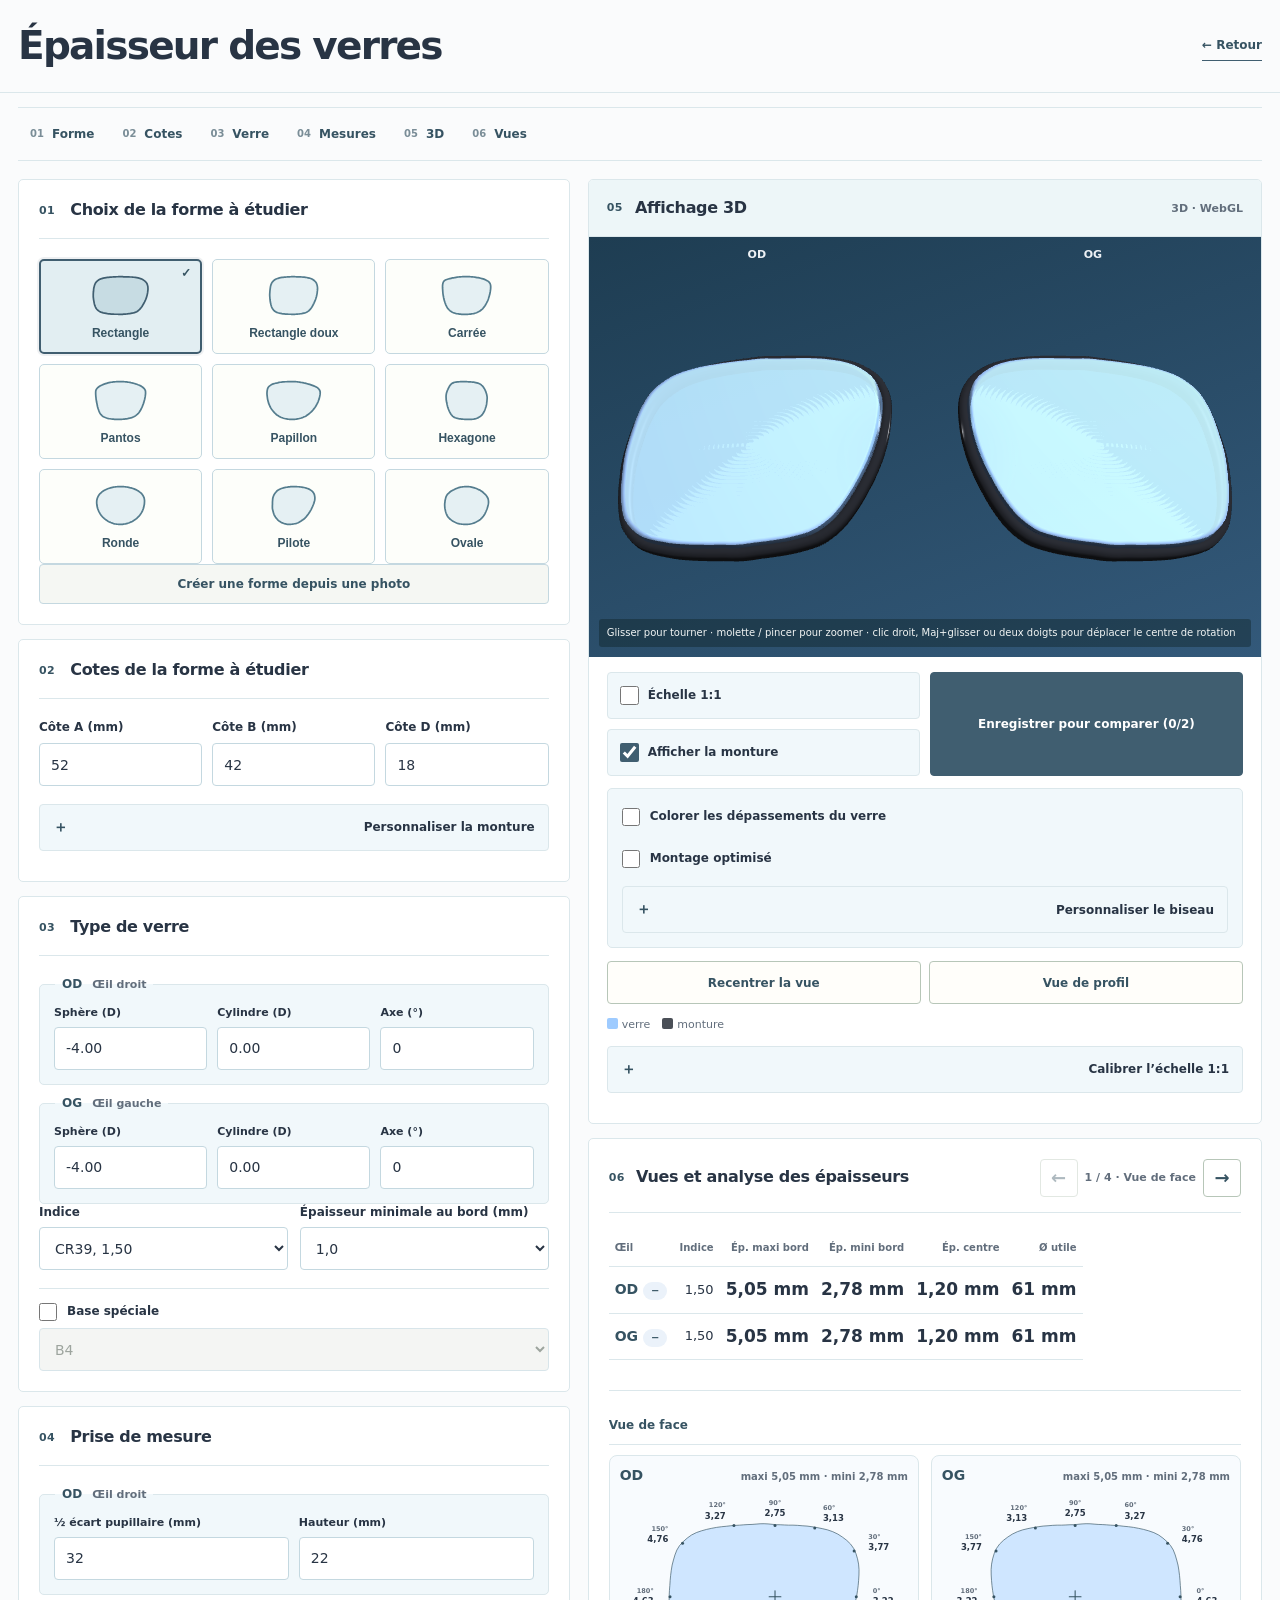
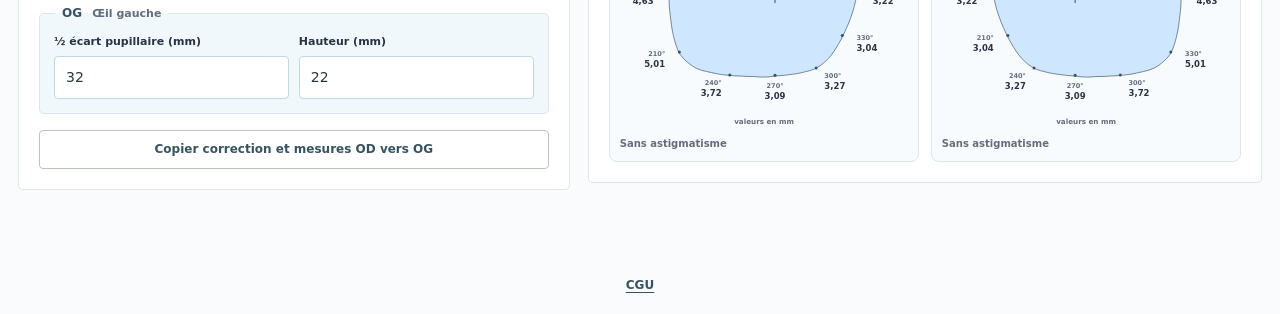
<file: outils/epaisseur-verres/index.html>
<!DOCTYPE html>
<html lang="fr">
<head>
  <meta charset="UTF-8">
  <!-- gc.zgo.at / j-rbs-hub.goatcounter.com : compteur de visites (chemin de la page
       seulement, sans cookie), voir le script en fin de fichier. La photo analysée,
       elle, ne sort jamais du navigateur. -->
  <meta http-equiv="Content-Security-Policy" content="default-src 'none'; script-src 'self' 'unsafe-inline' https://gc.zgo.at; style-src 'self' 'unsafe-inline'; font-src 'self'; img-src 'self' data: https://j-rbs-hub.goatcounter.com; connect-src 'self' https://j-rbs-hub.goatcounter.com; base-uri 'none'; form-action 'none'; object-src 'none'">
  <meta name="viewport" content="width=device-width, initial-scale=1.0">
  <title>Épaisseur des verres</title>
  <link rel="icon" href="../../assets/favicon.svg" type="image/svg+xml">
  <meta name="theme-color" content="#FAFBFC">
  <style>
    /* ── Transition d'écran native + fond animé doux (cohérents avec le hub) ── */
    @view-transition { navigation: auto; }
    body { position: relative; isolation: isolate; }
    body::before {
      content: ""; position: fixed; inset: -25%; z-index: -1; pointer-events: none;
      background:
        radial-gradient(38% 42% at 16% 18%, rgba(31,111,178,.08), transparent 60%),
        radial-gradient(34% 40% at 84% 16%, rgba(255,196,140,.10), transparent 62%),
        radial-gradient(46% 52% at 78% 88%, rgba(46,139,87,.06), transparent 60%);
      filter: blur(8px);
      animation: bg-drift 38s ease-in-out infinite alternate;
    }
    @keyframes bg-drift {
      0%   { transform: translate3d(-2%, -1.5%, 0) scale(1.04); }
      50%  { transform: translate3d(1.5%, 2%, 0)  scale(1.09); }
      100% { transform: translate3d(2.5%, -1%, 0) scale(1.05); }
    }
    @media print { body::before { display: none; } }
    @media (prefers-reduced-motion: reduce) {
      @view-transition { navigation: none; }
      body::before { animation: none; }
    }
    :root {
      --blue: #1F6FB2; --blue-d: #175A92; --ink: #1A2A3A; --bg: #F4F7FA;
      --white: #fff; --line: #C9D6E2; --grey: #5A6B7B; --green: #2E8B57;
      --radius: 8px;
      /* ─ Échelle typographique unifiée — pile système, aucune police distante ─ */
      --font: "Avenir Next", "Segoe UI Variable Text", "Segoe UI", system-ui, -apple-system, BlinkMacSystemFont, Roboto, "Helvetica Neue", Arial, sans-serif;
      --fs-display: 24px;
      --fs-hero:    22px;
      --fs-2xl:     20px;
      --fs-xl:      18px;
      --fs-lg:      16px;
      --fs-h3:      14px;
      --fs-base:    14px;
      --fs-sm:      13px;
      --fs-label:   12px;
      --fs-hint:    11px;
      --fs-micro:   10px;
      --fs-nano:     9px;
      --fw-medium:    500;
      --fw-semibold:  600;
      --fw-bold:      700;
      --fw-black:     800;
    }
    *, *::before, *::after { box-sizing: border-box; margin: 0; padding: 0; }
    body {
      font-family: var(--font);
      background: var(--bg); color: var(--ink); line-height: 1.4;
    }

    /* ── HEADER ── */
    .site-header {
      background: var(--blue); color: #fff; padding: 13px 20px;
      display: flex; align-items: center; gap: 14px; flex-wrap: wrap;
    }
    .back-link {
      color: rgba(255,255,255,.85); text-decoration: none; font-size: var(--fs-sm);
      font-weight: 600; border: 1px solid rgba(255,255,255,.35);
      padding: 5px 12px; border-radius: 6px; white-space: nowrap; transition: background .15s;
    }
    .back-link:hover { background: rgba(255,255,255,.15); }
    .hdr-title { font-size: var(--fs-lg); font-weight: 800; }

    /* ── bouton retour flottant iOS ── */
    .ios-back {
      display: none; position: fixed;
      left: calc(env(safe-area-inset-left, 0px) + 16px);
      bottom: calc(env(safe-area-inset-bottom, 0px) + 16px);
      z-index: 1000; align-items: center; gap: 6px;
      background: var(--blue); color: #fff; text-decoration: none;
      font-size: var(--fs-base); font-weight: 700; padding: 11px 17px; border-radius: 999px;
      box-shadow: 0 4px 16px rgba(26,42,58,.32);
    }
    body.is-ios .ios-back { display: inline-flex; }
    body.is-ios .back-link { display: none; }

    main { max-width: 1180px; margin: 0 auto; padding: 18px 16px 56px; }
    .layout { display: grid; grid-template-columns: 380px 1fr; gap: 18px; align-items: start; }

    .card {
      background: var(--white); border: 1px solid var(--line);
      border-radius: 10px; box-shadow: 0 2px 14px rgba(26,42,58,.06); padding: 18px;
    }
    .card + .card { margin-top: 16px; }
    .card h2 {
      font-size: var(--fs-label); font-weight: 800; text-transform: uppercase; letter-spacing: .5px;
      color: var(--grey); margin-bottom: 14px;
    }

    .field { margin-bottom: 13px; }
    .field > label { display: block; font-size: var(--fs-label); font-weight: 700; margin-bottom: 4px; }
    .row { display: flex; gap: 10px; }
    .row .field { flex: 1; }
    input, select {
      width: 100%; font-family: inherit; font-size: var(--fs-base); color: var(--ink);
      border: 1.5px solid var(--line); border-radius: 6px; padding: 8px 10px;
      background: #fff; transition: border-color .15s;
    }
    input:focus, select:focus, button:focus-visible, a:focus-visible {
      outline: 2px solid var(--blue); outline-offset: 2px; border-color: var(--blue);
    }
    select:disabled { background: #EDF2F6; color: var(--grey); cursor: not-allowed; }
    .hint { font-size: var(--fs-hint); color: var(--grey); margin-top: 3px; line-height: 1.4; }

    /* ── sélecteur de formes ── */
    .shapes { display: grid; grid-template-columns: repeat(4, 1fr); gap: 8px; margin-bottom: 4px; }
    .shape-btn {
      border: 1.5px solid var(--line); background: #fff; border-radius: 8px;
      padding: 6px 4px 4px; cursor: pointer; transition: .15s; text-align: center;
      display: flex; flex-direction: column; align-items: center; gap: 3px;
    }
    .shape-btn:hover { border-color: var(--blue); }
    .shape-btn.active { border-color: var(--blue); background: #EBF2FA; box-shadow: 0 0 0 2px rgba(31,111,178,.15); }
    .shape-btn svg { display: block; width: 100%; height: 34px; }
    .shape-btn svg path { fill: #DCE7F1; stroke: var(--blue-d); stroke-width: 2; }
    .shape-btn.active svg path { fill: #BFD9F0; }
    .shape-btn span { font-size: var(--fs-micro); font-weight: 700; color: var(--grey); line-height: 1.1; }
    .shape-btn.active span { color: var(--blue-d); }
    .shape-cell { position: relative; display: flex; }
    .shape-cell .shape-btn { flex: 1; min-width: 0; }
    .shape-del {
      position: absolute; top: -5px; right: -5px; width: 20px; height: 20px; line-height: 1;
      border-radius: 50%; border: 1px solid var(--line); background: #fff; color: var(--grey);
      font: 700 var(--fs-hint)/1 var(--font); cursor: pointer; padding: 0;
    }
    .shape-del:hover { border-color: #D83A3A; color: #D83A3A; }
    .shape-perso .shape-btn svg path { stroke: #B86A00; fill: #FBEBD2; }
    .shape-perso .shape-btn.active { border-color: #B86A00; background: #FFF7E6; box-shadow: 0 0 0 2px rgba(184,106,0,.15); }
    .shape-perso .shape-btn.active svg path { fill: #F5D9A8; }
    .shape-perso .shape-btn.active span { color: #B86A00; }
    .btn-photo { width: 100%; margin-top: 10px; padding: 9px 12px; font-size: var(--fs-sm); }

    /* ── modale « forme perso depuis une photo » ── */
    .pm[hidden] { display: none; }
    .pm {
      position: fixed; inset: 0; z-index: 1200; background: rgba(15,28,40,.6);
      display: flex; align-items: center; justify-content: center; padding: 16px;
    }
    .pm__box {
      background: #fff; border-radius: 12px; width: 100%; max-width: 780px; max-height: 100%;
      display: flex; flex-direction: column; overflow: hidden; box-shadow: 0 18px 50px rgba(15,28,40,.4);
    }
    .pm__hd { display: flex; align-items: center; justify-content: space-between; gap: 12px; padding: 12px 16px; background: var(--blue); color: #fff; }
    .pm__hd h2 { font-size: var(--fs-lg); font-weight: 800; color: #fff; margin: 0; text-transform: none; letter-spacing: 0; }
    .pm__close { background: transparent; border: 0; color: #fff; font-size: var(--fs-xl); line-height: 1; cursor: pointer; padding: 4px 6px; border-radius: 6px; }
    .pm__close:hover { background: rgba(255,255,255,.18); }
    .pm__steps { display: flex; gap: 6px; list-style: none; padding: 10px 16px; border-bottom: 1px solid var(--line); overflow-x: auto; }
    .pm__steps li {
      flex: none; font-size: var(--fs-hint); font-weight: 700; color: var(--grey);
      border: 1px solid var(--line); border-radius: 999px; padding: 3px 10px; background: #fff; white-space: nowrap;
    }
    .pm__steps li.done { color: var(--green); border-color: #BFE3D0; background: #F1FAF5; }
    .pm__steps li.now { color: #fff; background: var(--blue); border-color: var(--blue); }
    .pm__body { padding: 14px 16px; overflow: auto; flex: 1; }
    .pm__ft { display: flex; gap: 8px; align-items: center; justify-content: space-between; padding: 12px 16px; border-top: 1px solid var(--line); background: #F8FBFE; }
    .pm__ft .btn:disabled { opacity: .45; cursor: not-allowed; }
    .pm__go { background: var(--blue); border-color: var(--blue); color: #fff; }
    .pm__go:hover { background: var(--blue-d); }
    .pm-step[hidden] { display: none; }
    .pm-lead { font-size: var(--fs-sm); line-height: 1.5; margin-bottom: 12px; }
    .pm-lead b { color: var(--blue-d); }
    .pm-canvas-wrap { position: relative; }
    #pm-canvas { display: block; width: 100%; height: auto; background: #16242F; border-radius: 8px; touch-action: none; }
    .pm-tip { font-size: var(--fs-hint); color: var(--grey); line-height: 1.45; margin-top: 8px; }
    .pm-tools { display: flex; flex-wrap: wrap; gap: 8px; margin-top: 10px; align-items: center; }
    .pm-tools .btn.on { background: #EBF2FA; border-color: var(--blue); }
    .pm-drop {
      border: 2px dashed var(--line); border-radius: 10px; padding: 26px 16px; text-align: center;
      background: #F8FBFE; font-size: var(--fs-sm); color: var(--grey);
    }
    .pm-file { display: inline-block; margin-top: 10px; }
    .pm-side { display: flex; gap: 10px; }
    .pm-side button {
      flex: 1; font: 800 var(--fs-lg)/1.2 var(--font); color: var(--blue-d); background: #fff; cursor: pointer;
      border: 1.5px solid var(--line); border-radius: 10px; padding: 14px 10px;
    }
    .pm-side button small { display: block; font-size: var(--fs-hint); font-weight: 600; color: var(--grey); margin-top: 3px; }
    .pm-side button.on { border-color: var(--blue); background: #EBF2FA; box-shadow: 0 0 0 2px rgba(31,111,178,.15); }
    .pm-warn { margin-top: 10px; padding: 9px 11px; background: #FFF7E6; border: 1px solid #F0C36D; border-left: 4px solid #D9911A; border-radius: 8px; font-size: var(--fs-label); color: #7A5500; line-height: 1.45; }
    .pm-warn[hidden] { display: none; }
    .pm-ok { margin-top: 10px; padding: 9px 11px; background: #F1FAF5; border: 1px solid #BFE3D0; border-left: 4px solid var(--green); border-radius: 8px; font-size: var(--fs-label); color: #1D6B44; line-height: 1.45; }
    .pm-ok[hidden] { display: none; }
    @media (max-width: 640px) {
      .pm { padding: 0; }
      .pm__box { max-width: none; height: 100%; border-radius: 0; }
      .shapes { grid-template-columns: repeat(3, 1fr); }
    }

    /* ── saisie OD/OG ── */
    .eyes { width: 100%; border-collapse: collapse; }
    .eyes th, .eyes td { padding: 4px 3px; }
    .eyes thead th { font-size: var(--fs-micro); font-weight: 700; text-transform: uppercase; letter-spacing: .2px; color: var(--grey); text-align: center; }
    .eyes tbody th { font-size: var(--fs-sm); font-weight: 800; color: var(--blue-d); text-align: left; padding-right: 6px; }
    .eyes input { padding: 7px 5px; text-align: center; font-size: var(--fs-sm); }
    .eyes-actions { display: flex; justify-content: flex-end; margin-top: 8px; }

    .subhead { font-size: var(--fs-hint); font-weight: 800; text-transform: uppercase; letter-spacing: .4px; color: var(--blue-d);
      margin: 16px 0 10px; padding-top: 12px; border-top: 1px solid var(--line); }
    .subhead span { font-weight: 600; text-transform: none; letter-spacing: 0; color: var(--grey); }
    .slider-ends { display: flex; justify-content: space-between; font-size: var(--fs-micro); color: var(--grey); margin-top: 2px; }

    /* ── curseur de calage du biseau : bande bleue = bornes de contact, hachuré pâle = hors bornes ── */
    .bevel-range { --bmin: 0%; --bmax: 100%; -webkit-appearance: none; appearance: none; width: 100%; height: 20px; background: transparent; padding: 0; border: 0; cursor: pointer; }
    .bevel-range:focus { outline: none; }
    .bevel-range:focus-visible { outline: 2px solid var(--blue); outline-offset: 3px; border-radius: 6px; }
    .bevel-range::-webkit-slider-runnable-track { background:
        linear-gradient(to right, transparent var(--bmin), var(--blue) var(--bmin), var(--blue) var(--bmax), transparent var(--bmax)),
        repeating-linear-gradient(45deg, #DCE8F5, #DCE8F5 5px, #E6E9EC 5px, #E6E9EC 10px);
      border: 1px solid var(--line); border-radius: 5px; height: 10px; }
    .bevel-range::-moz-range-track { background:
        linear-gradient(to right, transparent var(--bmin), var(--blue) var(--bmin), var(--blue) var(--bmax), transparent var(--bmax)),
        repeating-linear-gradient(45deg, #DCE8F5, #DCE8F5 5px, #E6E9EC 5px, #E6E9EC 10px);
      border: 1px solid var(--line); border-radius: 5px; height: 10px; }
    .bevel-range::-webkit-slider-thumb { -webkit-appearance: none; appearance: none; margin-top: -4px; width: 16px; height: 16px; border-radius: 50%; background: #fff; border: 2px solid var(--blue-d); box-shadow: 0 1px 3px rgba(26,42,58,.3); }
    .bevel-range::-moz-range-thumb { width: 16px; height: 16px; border-radius: 50%; background: #fff; border: 2px solid var(--blue-d); box-shadow: 0 1px 3px rgba(26,42,58,.3); }
    .bevel-range:disabled::-webkit-slider-thumb { background: #EDF2F6; border-color: var(--grey); }
    .bevel-range:disabled::-moz-range-thumb { background: #EDF2F6; border-color: var(--grey); }
    .bevel-warn { margin-top: 8px; padding: 9px 11px; background: #EBF2FA; border: 1px solid var(--line); border-left: 4px solid var(--blue); border-radius: 8px; font-size: var(--fs-label); color: var(--blue-d); line-height: 1.45; }
    .bevel-warn[hidden] { display: none; }
    /* réglages liés à l'affichage de la monture : masqués quand le cerclage n'est pas affiché */
    .frame-opt[hidden] { display: none; }
    .bevel-eye { margin-top: 8px; }
    .bevel-eye + .bevel-eye { margin-top: 10px; }
    .check { display: flex; align-items: center; gap: 8px; font-size: var(--fs-sm); font-weight: 700; margin-bottom: 12px; cursor: pointer; }
    .field > label.check { display: flex; }
    .check input { width: auto; }
    .vp-legend { display: flex; gap: 12px; font-size: var(--fs-hint); color: var(--grey); margin-top: 8px; align-items: center; }
    .vp-legend i { display: inline-block; width: 11px; height: 11px; border-radius: 2px; margin-right: 4px; vertical-align: -1px; }
    .vp-legend .sw-lens { background: #9ecbff; }
    .vp-legend .sw-frame { background: #4a4f57; }
    .vp-legend .sw-front { background: #D83A3A; }
    .vp-legend .sw-back { background: #238B57; }
    .vp-legend-overhang[hidden] { display: none; }

    /* ── RÉSULTATS ── */
    .res-eyes { width: 100%; border-collapse: collapse; font-size: var(--fs-sm); }
    .res-eyes th, .res-eyes td { padding: 8px 6px; border-bottom: 1px solid var(--line); text-align: right; }
    .res-eyes thead th { font-size: var(--fs-micro); text-transform: uppercase; letter-spacing: .3px; color: var(--grey); font-weight: 700; }
    .res-eyes th:first-child, .res-eyes td:first-child { text-align: left; }
    .res-eyes tbody th { font-size: var(--fs-base); font-weight: 800; color: var(--blue-d); }
    .res-eyes .big { font-size: var(--fs-lg); font-weight: 800; color: var(--ink); }
    .res-eyes .muted { color: var(--grey); font-weight: 600; font-size: var(--fs-hint); }
    .badge { display: inline-block; font-size: var(--fs-micro); font-weight: 700; border-radius: 20px; padding: 2px 8px; }
    .badge.pos { background: #E6F4EE; color: var(--green); }
    .badge.neg { background: #EBF2FA; color: var(--blue-d); }
    .badge.mix { background: #FFF3E0; color: #B86A00; }

    .notes { margin-top: 14px; padding: 10px 12px; background: #FFF7E6; border: 1px solid #F0C36D; border-left: 4px solid #D9911A; border-radius: 8px; font-size: var(--fs-label); color: #7A5500; line-height: 1.5; }
    .notes ul { margin: 0 0 0 16px; }
    .notes li { margin-bottom: 3px; }
    .notes:empty { display: none; }

    /* ── 3D ── */
    .viewer-card { padding: 0; overflow: hidden; }
    .viewer-head { display: flex; align-items: center; justify-content: space-between; padding: 12px 16px; border-bottom: 1px solid var(--line); }
    .viewer-head h2 { margin: 0; }
    .viewer-badge { font-size: var(--fs-micro); font-weight: 700; color: var(--grey); }
    #viewport { position: relative; width: 100%; height: 480px; background: linear-gradient(160deg, #1E3D52, #33597A); touch-action: none; cursor: grab; }
    #viewport.dragging { cursor: grabbing; }
    #viewport canvas { display: block; width: 100%; height: 100%; }
    .vp-overlay {
      position: absolute; inset: 0; display: flex; align-items: center; justify-content: center;
      flex-direction: column; gap: 8px; text-align: center; padding: 24px;
      color: #cfe0ee; font-size: var(--fs-sm);
    }
    .vp-hint { position: absolute; left: 12px; bottom: 10px; font-size: var(--fs-hint); color: rgba(255,255,255,.55); pointer-events: none; }
    .vp-sides { position: absolute; top: 10px; left: 0; right: 0; display: flex; justify-content: space-around; font-size: var(--fs-hint); font-weight: 800; color: rgba(255,255,255,.6); pointer-events: none; }

    .btn-row { display: flex; gap: 8px; flex-wrap: wrap; margin-top: 4px; }
    .btn {
      font-family: inherit; font-size: var(--fs-label); font-weight: 700; cursor: pointer;
      border: 1px solid var(--line); background: #fff; color: var(--blue-d);
      border-radius: 6px; padding: 7px 12px; transition: .15s;
    }
    .btn:hover { background: var(--bg); }

    /* ── méridiens toriques ── */
    .merid-line { font-size: var(--fs-label); color: var(--ink); padding: 8px 11px; margin-top: 10px; background: #EBF2FA; border: 1px solid var(--line); border-radius: 8px; line-height: 1.6; }
    .merid-line b { color: var(--blue-d); }

    /* ── calibrage 1:1 ── */
    .cal { margin-top: 10px; }
    .cal-state { font-size: var(--fs-hint); color: var(--grey); margin-top: 4px; }

    /* ── règle graduée sur le viewport (calibrage 1:1) ── */
    .ruler { position: absolute; left: 14px; bottom: 22px; height: 26px; pointer-events: none; }
    .ruler::before { content: ''; position: absolute; left: 0; right: 0; bottom: 0; height: 2px; background: rgba(255,255,255,.92); }
    .ruler .rt { position: absolute; bottom: 0; width: 1.5px; background: rgba(255,255,255,.92); }
    .ruler .rl { position: absolute; bottom: 13px; transform: translateX(-50%); font-size: var(--fs-nano); font-weight: 700; color: rgba(255,255,255,.9); }
    .ruler .rcm { position: absolute; bottom: 13px; left: 4px; font-size: var(--fs-nano); color: rgba(255,255,255,.7); }

    /* ── vues 2D ── */
    .profiles-head { display: flex; align-items: center; justify-content: space-between; gap: 12px; margin-bottom: 12px; }
    .profiles-head h2 { margin: 0; }
    .profiles-nav { display: flex; align-items: center; gap: 7px; }
    .profiles-nav .btn {
      min-width: 38px; min-height: 38px; padding: 6px 10px; font-size: var(--fs-xl); line-height: 1;
      animation: profiles-arrow-hint 3s ease-in-out infinite;
    }
    .profiles-nav .btn:disabled { opacity: .4; cursor: not-allowed; animation: none; }
    .profiles-nav .btn:hover, .profiles-nav .btn:focus-visible { animation: none; transform: translateX(0); }
    .profiles-status { min-width: 116px; text-align: center; font-size: var(--fs-hint); font-weight: 700; color: var(--grey); }
    .profiles-carousel { overflow: hidden; }
    .profiles-slide { display: none; min-width: 0; }
    .profiles-slide.is-active { display: block; }
    @keyframes profiles-arrow-hint {
      0%, 16.67%, 100% { transform: translateX(0); }
      3.33%, 10% { transform: translateX(-2px); }
      6.67%, 13.33% { transform: translateX(2px); }
    }
    .profiles-slide h3 { font-size: var(--fs-base); color: var(--blue-d); margin-bottom: 10px; }
    .profiles-grid { display: grid; grid-template-columns: repeat(2, minmax(0, 1fr)); gap: 12px; }
    .profile-eye { min-width: 0; padding: 10px; background: #F8FBFE; border: 1px solid var(--line); border-radius: 8px; overflow-x: auto; }
    .profile-eye__hd { display: flex; align-items: baseline; justify-content: space-between; gap: 8px; margin-bottom: 7px; flex-wrap: wrap; }
    .profile-eye__hd b { font-size: var(--fs-base); color: var(--blue-d); }
    .profile-eye__hd span { font-size: var(--fs-micro); font-weight: 700; color: var(--grey); }
    .profile-eye svg { display: block; width: 100%; min-width: 280px; height: auto; }
    .profile-axis-summary { margin-top: 7px; font-size: var(--fs-micro); font-weight: 600; color: var(--grey); line-height: 1.5; }
    .sec-glass { fill: #CFE6FF; stroke: var(--blue-d); stroke-width: 1; }
    .sec-axis { stroke: #B86A00; stroke-width: 1; stroke-dasharray: 4 3; }
    .sec-counter { stroke: var(--blue); stroke-width: 1; stroke-dasharray: 2 3; }
    .sec-mark { fill: var(--blue-d); }
    .sec-txt { font: var(--fw-bold) var(--fs-hint) var(--font); fill: var(--ink); }
    .sec-txt.mut { font-weight: 600; fill: var(--grey); }
    .map-angle { font: var(--fw-semibold) var(--fs-micro) var(--font); fill: var(--grey); }
    .map-value { font: var(--fw-black) var(--fs-sm) var(--font); fill: var(--ink); }
    .map-cross { stroke: var(--blue-d); stroke-width: 1.6; stroke-linecap: round; }

    /* ── comparaison client ── */
    .compare-card[hidden] { display: none; }
    .compare-head, .compare-profiles-head {
      display: flex; align-items: center; justify-content: space-between; gap: 12px; margin-bottom: 12px;
    }
    .compare-head h2, .compare-profiles-head h3 { margin: 0; }
    .compare-slots, .compare-viewers, .compare-profiles { display: grid; grid-template-columns: repeat(2, minmax(0, 1fr)); gap: 12px; }
    .compare-slots { margin-bottom: 12px; }
    .compare-slot { padding: 10px 12px; border: 1px solid var(--line); border-radius: 8px; background: #F8FBFE; }
    .compare-slot__head { display: flex; align-items: center; justify-content: space-between; gap: 8px; margin-bottom: 4px; }
    .compare-slot__head b { color: var(--blue-d); }
    .compare-slot p { margin: 0; font-size: var(--fs-hint); color: var(--grey); line-height: 1.45; }
    .compare-remove { border: 0; background: transparent; color: var(--grey); cursor: pointer; font: inherit; font-size: var(--fs-hint); text-decoration: underline; }
    .compare-viewer { position: relative; height: 320px; background: linear-gradient(160deg, #1E3D52, #33597A); border-radius: 8px; touch-action: none; cursor: grab; overflow: hidden; }
    .compare-viewer.dragging { cursor: grabbing; }
    .compare-viewer canvas { display: block; width: 100%; height: 100%; }
    .compare-viewer-label { position: absolute; left: 10px; top: 9px; z-index: 2; color: #fff; font-size: var(--fs-hint); font-weight: 800; pointer-events: none; }
    .compare-viewer-hint { position: absolute; bottom: 8px; left: 0; right: 0; z-index: 2; text-align: center; color: rgba(255,255,255,.65); font-size: var(--fs-nano); pointer-events: none; }
    .compare-profiles-head { margin-top: 18px; }
    .compare-profiles .profile-eye { height: 100%; }
    .compare-profiles .profiles-grid { grid-template-columns: 1fr; }

    @media (max-width: 860px) {
      .layout { grid-template-columns: 1fr; }
      #viewport { height: 70vw; min-height: 300px; }
    }
    @media (max-width: 640px) {
      .profiles-grid { grid-template-columns: 1fr; }
      .profiles-head { align-items: flex-start; }
      .profiles-status { min-width: 90px; }
      .compare-viewers, .compare-profiles { grid-template-columns: 1fr; }
    }
    @media (prefers-reduced-motion: reduce) {
      .profiles-nav .btn { animation: none; }
    }

    /* Mesure de fréquentation : mention discrète, jamais imprimée. */
    .cgu-link {
      max-width: 52ch;
      margin: 32px auto 20px;
      padding: 0 16px;
      text-align: center;
      font-size: 12px;
      line-height: 1.5;
      color: var(--grey, #5A6B7B);
    }
    @media print { .cgu-link { display: none; } }

    /* UXER : identité Répertoire professionnel. Mise en forme uniquement. */
    :root {
      --blue:#425d4f;--blue-d:#354e42;--ink:#252a27;--grey:#59685e;
      --bg:#f5f3ed;--line:#d7dbd3;--border:#d7dbd3;--light:#ecf0e9;
      --radius:5px;
    }
    body { background:#f5f3ed; color:var(--ink); }
    body::before { display:none !important; animation:none !important; }
    :where(a,button,input,select,textarea):focus-visible { outline-color:#425d4f; }
    .ios-back { background:#354e42; box-shadow:0 4px 15px rgba(22,36,27,.18); border-radius:5px; }

    .site-header { background:#f5f3ed; color:#252a27; border-bottom:1px solid #d7dbd3; }
    .site-header .back-link { color:#354e42; border-color:#b5c0b7; border-radius:4px; }
    .site-header .back-link:hover { background:#e7ece6; }
    .hdr-title { color:#252a27; font-weight:650; letter-spacing:-.015em; }
    .hdr-sub,.hdr-date { color:#59685e; }

    .card { border-radius:5px; box-shadow:none; }
    .card h2 { letter-spacing:.08em; }
    .btn { border-radius:5px; }
    .cgu-link a{color:var(--blue-d,#354e42);font-weight:600;text-decoration:underline;text-underline-offset:3px}

    /* UXER · Parcours de calcul. Les moteurs de forme, de calcul et de rendu restent intacts. */
    @media screen {
      :root {
        --ink:#252a27; --grey:#59685e; --bg:#f5f3ed; --white:#fffefa;
        --blue:#425d4f; --blue-d:#354e42; --line:#d7dbd3; --radius:5px;
      }
      body { color:var(--ink); background:var(--bg); }
      .site-header {
        display:flex;align-items:center;justify-content:space-between;flex-wrap:wrap;gap:20px;
        padding:24px max(18px,calc((100vw - 1480px)/2));background:var(--bg);
        border-bottom:1px solid var(--line); color:var(--ink);
      }
      .site-header .back-link {
        order:2;border:0;border-bottom:1px solid var(--blue);border-radius:0;
        padding:6px 0;color:var(--blue-d);font-size:12px;
      }
      .site-header .back-link:hover { background:transparent; }
      .header-copy { min-width:0; }
      .site-header h1.hdr-title { font-size:clamp(26px,3.2vw,39px);letter-spacing:-.045em;line-height:1.12;font-weight:650;margin:0;color:var(--ink); }
      main { max-width:1516px;padding:14px 18px 70px; }
      .steps-nav {
        position:sticky;top:0;z-index:26;background:rgba(245,243,237,.98);
        display:flex;overflow-x:auto;gap:4px;padding:9px 0;margin:0 0 18px;
        border-top:1px solid #b7c3b7;border-bottom:1px solid var(--line);
        scrollbar-width:thin;white-space:nowrap;
      }
      .steps-nav a {
        flex-shrink:0;display:inline-flex;align-items:center;gap:8px;
        padding:9px 12px;text-decoration:none;color:var(--blue-d);border-radius:4px;
        font-size:12px;font-weight:650;transition:background .12s ease;
      }
      .steps-nav a span { font-size:10px;font-weight:750;opacity:.65;font-variant-numeric:tabular-nums; }
      .steps-nav a:hover { background:#e7ebe5; }
      .steps-nav a[aria-current="location"] { background:#e3ebe2;color:#273f32; }
      .steps-nav a:focus-visible { outline:2px solid var(--blue);outline-offset:-2px; }
      .layout { display:grid;grid-template-columns:minmax(465px,.86fr) minmax(0,1.14fr);align-items:start;gap:18px; }
      .layout-col { min-width:0; }
      .card {
        padding:20px;border:1px solid var(--line);background:var(--white);
        border-radius:5px;box-shadow:none;min-width:0;
        scroll-margin-top:88px;
      }
      .card + .card { margin-top:14px; }
      .card h2, .viewer-head h2, .profiles-head h2 {
        font-size:16px;color:var(--ink);font-weight:650;
        text-transform:none;letter-spacing:-.02em;margin:0;line-height:1.3;
      }
      .card-heading { display:flex;align-items:flex-start;gap:15px;margin:0 0 20px;padding-bottom:16px;border-bottom:1px solid var(--line); }
      .step-index { color:var(--blue-d);font-size:11px;letter-spacing:.04em;font-weight:750;line-height:22px;font-variant-numeric:tabular-nums;flex-shrink:0; }
      .field { min-width:0;margin-bottom:16px; }
      .field > label { color:var(--ink);font-size:12px;font-weight:650;margin-bottom:7px; }
      input:not([type=checkbox]):not([type=range]):not([type=file]), select {
        min-height:43px;color:var(--ink);font-size:14px;border:1px solid #bdc8be;
        border-radius:4px;background:#fff;padding:9px 11px;
      }
      input:not([type=checkbox]):not([type=range]):focus,select:focus {
        border-color:var(--blue);outline:2px solid rgba(66,93,79,.3);outline-offset:1px;
      }
      select:disabled { background:#eff1ed;color:#6a756b; }
      input[type=checkbox],input[type=range] { accent-color:var(--blue); }
      .shapes { grid-template-columns:repeat(3,minmax(0,1fr));gap:10px;margin:0; }
      .shape-cell { min-width:0; }
      .shape-btn {
        position:relative;min-height:94px;gap:9px;justify-content:center;
        border:1px solid #cdd6cb;border-radius:5px;background:#fdfefa;
        padding:14px 8px 12px;
      }
      .shape-btn svg { width:100%;height:43px; }
      .shape-btn svg path { fill:#e4ebe4;stroke:#4c6857;stroke-width:2; }
      .shape-btn span { color:var(--ink);font-size:12px;font-weight:650;line-height:1.25; }
      .shape-btn:hover { background:#f3f7f1;border-color:var(--blue); }
      .shape-btn.active, .shape-perso .shape-btn.active {
        border:2px solid var(--blue);background:#e9f0e7;
        box-shadow:0 0 0 2px rgba(66,93,79,.08);padding:13px 7px 11px;
      }
      .shape-btn.active::after { content:"✓";position:absolute;top:5px;right:9px;color:var(--blue-d);font-size:12px;font-weight:800; }
      .shape-btn.active svg path, .shape-perso .shape-btn.active svg path { fill:#c9dbc8;stroke:#354e42; }
      .shape-btn.active span, .shape-perso .shape-btn.active span { color:var(--blue-d); }
      .shape-del { width:27px;height:27px;top:-7px;right:-7px;border-color:#bfcabd;color:#a1342b;border-radius:50%; }
      .hint { font-size:11px;color:var(--grey);line-height:1.5; }
      .btn,.btn-photo {
        min-height:40px;display:inline-flex;align-items:center;justify-content:center;
        border:1px solid #b7c6b8;border-radius:4px;background:transparent;
        color:var(--blue-d);font-size:12px;font-weight:650;padding:9px 12px;
      }
      .btn:hover,.btn-photo:hover { background:#eaf0e7; }
      .btn:focus-visible { outline:2px solid var(--blue);outline-offset:2px; }
      .btn-photo { width:100%;margin-top:0;border-style:solid;background:#f5f7f3; }
      .frame-dimensions { display:grid;grid-template-columns:repeat(3,minmax(0,1fr));gap:10px; }
      .frame-dimensions .field { min-width:0; }
      .check { font-weight:600;font-size:12px;color:var(--ink);gap:10px;align-items:flex-start;line-height:1.45; }
      .check input[type=checkbox] { flex-shrink:0;width:18px;height:18px;min-height:18px;margin-top:0; }
      .slider-ends { font-size:10px; }
      .form-instruction { margin:-5px 0 14px;color:var(--grey);font-size:11px;line-height:1.5; }
      .eyes { width:100%;table-layout:fixed; }
      .eyes th,.eyes td { padding:6px 3px; }
      .eyes thead th { text-transform:none;letter-spacing:0;font-size:10px;font-weight:650; }
      .eyes thead th:first-child { width:53px; }
      .eyes tbody th { color:var(--blue-d);font-size:13px;font-weight:750; }
      .eye-code { display:block; }
      .eye-name { display:none; }
      .eyes td input { min-width:0;width:100%;min-height:40px!important;padding:8px 3px!important;text-align:center;font-size:12px!important; }
      .eyes-actions { margin-top:15px; }
      .eyes-actions .btn { min-height:39px; }
      .results-card { background:#fdfefa; }
      .res-eyes { font-variant-numeric:tabular-nums; }
      .res-eyes th,.res-eyes td { padding:11px 6px;border-bottom:1px solid var(--line); }
      .res-eyes thead th { text-transform:none;letter-spacing:0;font-weight:650;font-size:10px; }
      .res-eyes tbody th { color:var(--blue-d);font-weight:700; }
      .res-eyes .big { font-size:17px;font-weight:750; }
      #merid { color:var(--grey); }
      .notes { background:#fdf5e7;border-radius:4px;border-color:#e8c489;font-size:11px; }
      .viewer-card { padding:0; }
      .viewer-head { padding:17px 18px;background:#eef1eb;gap:12px; }
      .viewer-head h2 { display:flex;align-items:center;gap:12px; }
      .viewer-badge { font-size:11px;color:var(--grey); }
      #viewport { height:420px; }
      .vp-hint {
        bottom:10px;left:10px;right:10px;padding:7px 8px;background:rgba(12,30,31,.38);
        border-radius:3px;color:#f2f5f4;font-size:10px;line-height:1.45;max-width:700px;
      }
      .vp-sides { color:#edf1f5; }
      .viewer-tools { padding:15px 18px 20px; }
      .btn-row { display:grid;grid-template-columns:repeat(2,minmax(0,1fr));gap:8px;margin:14px 0 10px; }
      .btn-row .btn { width:100%;min-height:43px; }
      .btn-row .btn--emphasis { border-color:var(--blue);background:var(--blue);color:#fff; }
      .btn-row .btn--emphasis:hover { background:var(--blue-d); }
      .advanced-panel {
        border:1px solid var(--line);background:#fcfdf9;border-radius:4px;margin:0 0 10px;
        overflow:hidden;
      }
      .advanced-panel summary {
        display:flex;align-items:center;justify-content:space-between;gap:10px;cursor:pointer;
        font-size:12px;font-weight:650;color:var(--ink);padding:12px 13px;list-style:none;
      }
      .advanced-panel summary::-webkit-details-marker { display:none; }
      .advanced-panel summary::before { content:"＋";color:var(--blue-d);margin-right:3px;font-size:15px; }
      .advanced-panel[open] summary::before { content:"−"; }
      .advanced-panel summary:hover { background:#eef2ec; }
      .advanced-panel summary:focus-visible { outline:2px solid var(--blue);outline-offset:-2px; }
      .advanced-inner,.cal { padding:15px 14px;border-top:1px solid var(--line);margin:0; }
      .advanced-inner>.field { margin-bottom:3px; }
      .advanced-panel--cal { margin-top:10px; }
      .cal { background:transparent;font-size:11px; }
      .cal .hint { margin-top:0; }
      .viewer-display { margin:16px 0 0; }
      .viewer-display .subhead { font-size:11px;margin:10px 0; }
      .vp-legend { margin:13px 0; }
      .profiles-card { margin-top:14px!important; }
      .profiles-head { align-items:center;flex-wrap:wrap;padding-bottom:15px;border-bottom:1px solid var(--line);margin-bottom:17px; }
      .profiles-head h2 { display:flex;align-items:center;gap:11px; }
      .profiles-status { min-width:unset;max-width:210px;font-size:11px; }
      .profiles-slide h3 { font-size:12px;letter-spacing:0;font-weight:650; }
      .compare-card { scroll-margin-top:90px; }
      .pm__hd { background:var(--blue-d); }
      .pm__ft { background:#f5f3ed; }
      .pm-side button.on { background:#e5efe2;border-color:var(--blue);box-shadow:0 0 0 2px rgba(66,93,79,.1); }
      .cgu-link { margin-top:16px; }
    }
    @media screen and (max-width:1120px) {
      .layout { grid-template-columns:1fr; }
      .layout-col--form { display:grid;grid-template-columns:repeat(2,minmax(0,1fr));gap:14px;align-items:start; }
      .layout-col--form .card { margin:0; }
      #form-shape,#form-prescription { grid-column:1/-1; }
      .shapes { grid-template-columns:repeat(5,minmax(0,1fr)); }
      .layout-col--results { display:grid;grid-template-columns:minmax(0,1fr);gap:14px; }
      .layout-col--results .card { margin:0!important; }
      #viewport { height:430px; }
    }
    @media screen and (max-width:680px) {
      .site-header { padding:20px 14px 15px; }
      .header-copy { flex:1 1 100%; }
      .site-header h1.hdr-title { font-size:30px; }
      .site-header .back-link { order:1;font-size:12px; }
      main { padding:0 11px 44px; }
      .steps-nav { margin:0 -11px 14px;padding:8px 11px; }
      .steps-nav a { padding:9px 10px;font-size:11px; }
      .layout { gap:14px; }
      .layout-col--form { grid-template-columns:minmax(0,1fr); }
      #form-shape,#form-prescription { grid-column:auto; }
      .card { padding:16px 14px; }
      .card-heading { gap:12px;margin-bottom:16px;padding-bottom:14px; }
      .shapes { grid-template-columns:repeat(3,minmax(0,1fr));gap:8px; }
      .shape-btn { min-height:88px;padding:10px 5px; }
      .shape-btn.active { padding:9px 4px; }
      .shape-btn svg { height:37px; }
      .shape-btn span { font-size:11px; }
      .frame-dimensions { gap:8px; }
      .frame-dimensions .field > label { font-size:11px; }
      .frame-dimensions input { padding-left:6px!important;padding-right:6px!important; }
      .row:not(.frame-dimensions) { gap:10px; }
      .eyes { display:block; }
      .eyes thead { display:none; }
      .eyes tbody { display:grid;gap:12px; }
      .eyes tbody tr {
        display:grid;grid-template-columns:repeat(2,minmax(0,1fr));gap:10px;
        border:1px solid var(--line);background:#fbfcf8;border-radius:4px;padding:13px 12px;
      }
      .eyes tbody th { grid-column:1/-1;display:flex;gap:9px;align-items:baseline;padding:0 0 8px;border-bottom:1px solid var(--line); }
      .eye-name { display:inline;font-size:11px;color:var(--grey);font-weight:550; }
      .eyes tbody td { display:block;min-width:0;padding:0; }
      .eyes tbody td::before { content:attr(data-label);display:block;font-size:11px;color:var(--grey);font-weight:650;margin-bottom:6px; }
      .eyes tbody td:last-child { grid-column:1/-1;max-width:calc(50% - 5px); }
      .eyes td input { font-size:14px!important;text-align:left!important;padding:9px 10px!important; }
      .eyes-actions { justify-content:stretch; }
      .eyes-actions .btn { width:100%; }
      .res-eyes { display:block;overflow-x:auto;max-width:100%; }
      .res-eyes thead th { white-space:nowrap; }
      .res-eyes td { white-space:nowrap; }
      .viewer-head { padding:14px 13px; }
      .viewer-tools { padding:13px 12px 16px; }
      #viewport { height:min(72vw,380px);min-height:270px; }
      .vp-hint { font-size:9px; }
      .btn-row { grid-template-columns:repeat(2,minmax(0,1fr)); }
      .profiles-head { align-items:flex-start; }
      .profiles-nav { width:100%;justify-content:space-between; }
      .profiles-status { flex:1;max-width:none; }
      .pm { border-radius:0; }
    }
    @media screen and (max-width:350px) {
      .shape-btn { min-height:80px; }
      .frame-dimensions { grid-template-columns:repeat(2,minmax(0,1fr)); }
      .eyes tbody td:last-child { max-width:none;grid-column:auto; }
      .btn-row { grid-template-columns:1fr; }
    }
    @media screen and (prefers-reduced-motion:reduce) {
      .steps-nav a { transition:none; }
    }

    /* UXER : affinage du parcours validé — type de verre, mesures et vues. */
    @media screen {
      .layout-col--form .form-card { scroll-margin-top:88px; }
      .frame-customization { margin-top:2px;padding-top:0; }
      .frame-customization .advanced-inner .field { margin:13px 0 6px; }
      .frame-customization .advanced-inner .field:first-of-type { margin-top:16px; }
      .frame-customization .advanced-inner .hint { margin-top:0; }
      .subsection-title { font-size:12px;color:var(--blue-d);letter-spacing:0;font-weight:750;
        margin:18px 0 13px;padding-bottom:9px;border-bottom:1px solid var(--line);text-transform:none; }
      .eye-parameters-group { display:grid;gap:10px;min-width:0; }
      .eye-parameters { border:1px solid var(--line);border-radius:5px;margin:0;padding:13px 14px 2px;min-width:0;background:#f8faf6; }
      .eye-parameters legend { padding:0 7px;margin-left:1px;font-size:12px;color:var(--blue-d);font-weight:700; }
      .eye-parameters legend span { font-size:11px;color:var(--grey);font-weight:550;margin-left:6px; }
      .eye-fields { display:grid;gap:10px;min-width:0; }
      .eye-fields--rx { grid-template-columns:repeat(3,minmax(0,1fr)); }
      .eye-fields--measures { grid-template-columns:repeat(2,minmax(0,1fr)); }
      .eye-fields .field { min-width:0;margin-bottom:12px; }
      .eye-fields .field label { font-size:11px;font-weight:650;display:block;margin-bottom:6px;line-height:1.35; }
      .eye-fields input { width:100%;min-width:0;font-variant-numeric:tabular-nums; }
      .glass-fields { display:grid;grid-template-columns:repeat(2,minmax(0,1fr));gap:12px; }
      .glass-fields .field { min-width:0; }
      .glass-fields select { width:100%; }
      .special-base { margin:2px 0 0;border-top:1px solid var(--line);padding-top:14px; }
      .special-base .check { margin-bottom:7px; }
      .special-base select:disabled { opacity:.65; }
      .special-base .hint { margin-top:8px; }
      .eyes-actions { margin-top:16px; }
      .eyes-actions .btn { width:100%; }
      .viewer-primary { display:grid;grid-template-columns:repeat(2,minmax(0,1fr));gap:10px;margin-bottom:12px; }
      .viewer-primary .check--primary { min-height:47px;border:1px solid var(--line);background:#f8faf6;
        padding:12px;display:flex;align-items:center;gap:9px;margin:0;border-radius:4px;font-size:12px; }
      .viewer-primary .btn--emphasis { min-height:47px;grid-row:1 / span 2;grid-column:2; }
      .viewer-primary .check--primary input[type=checkbox] { width:19px;height:19px; }
      #frame-options { border:1px solid #c9d5cb;border-radius:5px;padding:13px 14px 2px;
        margin:6px 0 12px;background:#f9fbf7; }
      #frame-options[hidden] { display:none!important; }
      #frame-options>.check { padding:6px 0; }
      #frame-options .advanced-panel { margin-top:10px;margin-bottom:12px; }
      #frame-options .advanced-panel .advanced-inner { padding:13px; }
      #frame-options .advanced-inner>.field { margin:0; }
      .viewer-secondary { margin:13px 0;grid-template-columns:repeat(2,minmax(0,1fr)); }
      .viewer-secondary .btn { background:#fffefa; }
      .thickness-summary { margin:0 0 22px;padding:0 0 18px;border-bottom:1px solid var(--line); }
      .thickness-summary .res-eyes { display:block;overflow-x:auto;max-width:100%; }
      .thickness-summary .res-eyes th,.thickness-summary .res-eyes td { white-space:nowrap; }
      .thickness-summary #merid { margin-top:12px;font-size:12px;line-height:1.6; }
      .profiles-carousel { padding-top:4px; }
      .profiles-slide h3 { padding-bottom:10px;border-bottom:1px solid var(--line); }
      .profiles-head { flex-wrap:wrap; }
    }
    @media screen and (min-width:1121px) {
      .layout { grid-template-columns:minmax(480px,.9fr) minmax(0,1.1fr); }
    }
    @media screen and (max-width:680px) {
      .eye-parameters { padding:11px 10px 2px; }
      .eye-fields--rx { grid-template-columns:repeat(2,minmax(0,1fr)); }
      .eye-fields--rx .field:last-child { grid-column:1/-1;max-width:calc(50% - 5px); }
      .glass-fields { grid-template-columns:minmax(0,1fr);gap:0; }
      .viewer-primary { grid-template-columns:minmax(0,1fr); }
      .viewer-primary .btn--emphasis { grid-row:auto;grid-column:auto; }
      .viewer-primary .check--primary { min-height:44px; }
      .viewer-secondary { grid-template-columns:repeat(2,minmax(0,1fr)); }
      #frame-options { padding:11px 12px 2px; }
      .thickness-summary { margin-bottom:16px;padding-bottom:15px; }
      .thickness-summary .res-eyes { font-size:11px; }
      .profiles-card .profiles-head { margin-bottom:13px; }
    }
</style>
  <link rel="stylesheet" href="../../assets/css/theme-bleu-gris.css">
</head>
<body>

  <a class="ios-back" href="../../" aria-label="Retour à l'accueil">&#8592; Retour</a>

  <header class="site-header">
    <a class="back-link" href="../../">&#8592; Retour</a>
    <div class="header-copy">
      <h1 class="hdr-title">Épaisseur des verres</h1>
    </div>
  </header>

  <main>
    <nav class="steps-nav" aria-label="Navigation du calcul d’épaisseur">
      <a href="#form-shape"><span>01</span>Forme</a>
      <a href="#form-monture"><span>02</span>Cotes</a>
      <a href="#form-verre"><span>03</span>Verre</a>
      <a href="#form-measures"><span>04</span>Mesures</a>
      <a href="#view-3d"><span>05</span>3D</a>
      <a href="#profiles"><span>06</span>Vues</a>
    </nav>
    <div class="layout">

      <!-- ── COLONNE GAUCHE : parcours de saisie ── -->
      <div class="layout-col layout-col--form">
        <!-- ── 01 : forme ── -->
        <section class="card form-card" id="form-shape">
          <div class="card-heading"><span class="step-index">01</span><div><h2>Choix de la forme à étudier</h2></div></div>
          <div class="shapes" id="shapes"></div>
          <button class="btn btn-photo" type="button" id="open-photo">Créer une forme depuis une photo</button>
        </section>

        <!-- ── 02 : dimensions et montage de la monture ── -->
        <section class="card form-card" id="form-monture">
          <div class="card-heading"><span class="step-index">02</span><div><h2>Cotes de la forme à étudier</h2></div></div>
          <div class="row frame-dimensions">
            <div class="field">
              <label for="coteA">Côte A (mm)</label>
              <input type="text" inputmode="decimal" id="coteA" value="52">
            </div>
            <div class="field">
              <label for="coteB">Côte B (mm)</label>
              <input type="text" inputmode="decimal" id="coteB" value="42">
            </div>
            <div class="field">
              <label for="coteD">Côte D (mm)</label>
              <input type="text" inputmode="decimal" id="coteD" value="18">
            </div>
          </div>
          <details class="advanced-panel frame-customization" id="frame-customization">
            <summary><span>Personnaliser la monture</span></summary>
            <div class="advanced-inner">
              <div class="field">
            <label for="cambrure">Base du cercle</label>
            <input type="text" inputmode="decimal" id="cambrure" value="3.5">
          </div>

          <div class="field">
            <label for="galbe">Galbe monture <span id="galbe-val" class="hint" style="display:inline;">10°</span></label>
            <input type="range" id="galbe" min="0" max="35" step="1" value="10">
            <div class="slider-ends"><span>plat</span><span>galbé</span></div>
          </div>

          <div class="field">
            <label for="m-ep">Épaisseur monture (mm)</label>
            <input type="text" inputmode="decimal" id="m-ep" value="3.0">
          </div>
            </div>
          </details>
        </section>

        <!-- ── VERRE ── -->
        <section class="card form-card" id="form-verre">
          <div class="card-heading"><span class="step-index">03</span><div><h2>Type de verre</h2></div></div>
          <div class="eye-parameters-group"><fieldset class="eye-parameters">
            <legend><strong>OD</strong> <span>Œil droit</span></legend>
            <div class="eye-fields eye-fields--rx">
              <div class="field"><label for="od-sph">Sphère (D)</label><input type="text" inputmode="decimal" id="od-sph" value="-4.00" aria-label="OD sphère (D)"></div>
              <div class="field"><label for="od-cyl">Cylindre (D)</label><input type="text" inputmode="decimal" id="od-cyl" value="0.00" aria-label="OD cylindre (D)"></div>
              <div class="field"><label for="od-axe">Axe (°)</label><input type="text" inputmode="numeric" id="od-axe" value="0" aria-label="OD axe (°)"></div>
            </div>
          </fieldset>
          <fieldset class="eye-parameters">
            <legend><strong>OG</strong> <span>Œil gauche</span></legend>
            <div class="eye-fields eye-fields--rx">
              <div class="field"><label for="og-sph">Sphère (D)</label><input type="text" inputmode="decimal" id="og-sph" value="-4.00" aria-label="OG sphère (D)"></div>
              <div class="field"><label for="og-cyl">Cylindre (D)</label><input type="text" inputmode="decimal" id="og-cyl" value="0.00" aria-label="OG cylindre (D)"></div>
              <div class="field"><label for="og-axe">Axe (°)</label><input type="text" inputmode="numeric" id="og-axe" value="0" aria-label="OG axe (°)"></div>
            </div>
          </fieldset></div>
          <div class="glass-fields">
            <div class="field"><label for="indice">Indice</label><select id="indice">
              <option value="1.5">CR39, 1,50</option>
              <option value="1.59">Polycarbonate, 1,59</option>
              <option value="1.6">1,60</option>
              <option value="1.67">1,67</option>
              <option value="1.74">1,74</option>
              <option value="1.8">Minéral, 1,80</option>
              <option value="1.9">Minéral, 1,90</option>
            </select></div>
            <div class="field"><label for="cerclage">Épaisseur minimale au bord (mm)</label><select id="cerclage">
                <option value="0.1">0,1</option>
                <option value="0.2">0,2</option>
                <option value="0.3">0,3</option>
                <option value="0.4">0,4</option>
                <option value="0.5">0,5</option>
                <option value="0.6">0,6</option>
                <option value="0.7">0,7</option>
                <option value="0.8">0,8</option>
                <option value="0.9">0,9</option>
                <option value="1.0" selected>1,0</option>
                <option value="1.1">1,1</option>
                <option value="1.2">1,2</option>
                <option value="1.3">1,3</option>
                <option value="1.4">1,4</option>
                <option value="1.5">1,5</option>
                <option value="1.6">1,6</option>
                <option value="1.7">1,7</option>
                <option value="1.8">1,8</option>
                <option value="1.9">1,9</option>
                <option value="2.0">2,0</option>
                <option value="2.1">2,1</option>
                <option value="2.2">2,2</option>
                <option value="2.3">2,3</option>
                <option value="2.4">2,4</option>
                <option value="2.5">2,5</option>
              </select></div>
          </div>
          <div class="field special-base">
            <label class="check" for="base-speciale"><input type="checkbox" id="base-speciale"> Base spéciale</label>
            <select id="base" disabled aria-label="Base spéciale de la face avant">
                <option value="4">B4</option>
                <option value="6">B6</option>
                <option value="8">B8</option>
              </select>
          </div>
        </section>

        <!-- ── ORDONNANCE ── -->
        <section class="card form-card" id="form-measures">
          <div class="card-heading"><span class="step-index">04</span><div><h2>Prise de mesure</h2></div></div>
          <div class="eye-parameters-group"><fieldset class="eye-parameters">
            <legend><strong>OD</strong> <span>Œil droit</span></legend>
            <div class="eye-fields eye-fields--measures">
              <div class="field"><label for="od-pd">½ écart pupillaire (mm)</label><input type="text" inputmode="decimal" id="od-pd" value="32" aria-label="OD demi-écart pupillaire (mm)"></div>
              <div class="field"><label for="od-h">Hauteur (mm)</label><input type="text" inputmode="decimal" id="od-h" value="22" aria-label="OD hauteur de montage (mm)"></div>
            </div>
          </fieldset>
          <fieldset class="eye-parameters">
            <legend><strong>OG</strong> <span>Œil gauche</span></legend>
            <div class="eye-fields eye-fields--measures">
              <div class="field"><label for="og-pd">½ écart pupillaire (mm)</label><input type="text" inputmode="decimal" id="og-pd" value="32" aria-label="OG demi-écart pupillaire (mm)"></div>
              <div class="field"><label for="og-h">Hauteur (mm)</label><input type="text" inputmode="decimal" id="og-h" value="22" aria-label="OG hauteur de montage (mm)"></div>
            </div>
          </fieldset></div>
          <div class="eyes-actions">
            <button class="btn" type="button" id="copy-od-og">Copier correction et mesures OD vers OG</button>
          </div>
        </section>



      </div>

      <!-- ── COLONNE DROITE : résultats, 3D et profils ── -->
      <div class="layout-col layout-col--results">


      <section class="card viewer-card" id="view-3d">
        <div class="viewer-head"><h2><span class="step-index">05</span> Affichage 3D</h2><span class="viewer-badge" id="vp-engine">…</span></div>
        <div id="viewport">
          <div class="vp-sides"><span>OD</span><span>OG</span></div>
          <div class="vp-overlay" id="vp-overlay">Chargement de la 3D…</div>
          <div class="ruler" id="ruler" hidden></div>
          <div class="vp-hint">Glisser pour tourner · molette / pincer pour zoomer · clic droit, Maj+glisser ou deux doigts pour déplacer le centre de rotation</div>
        </div>
        <div class="viewer-tools">
          <div class="viewer-primary">
            <label class="check check--primary"><input type="checkbox" id="btn-11"> Échelle 1:1</label>
            <button class="btn btn--emphasis" type="button" id="compare-save">Enregistrer pour comparer (0/2)</button>
            <label class="check check--primary"><input type="checkbox" id="show-frame" checked> Afficher la monture</label>
          </div>
          <div class="frame-options" id="frame-options">
            <label class="check"><input type="checkbox" id="show-overhang"> Colorer les dépassements du verre</label>
            <label class="check"><input type="checkbox" id="m-bevel-auto"> Montage optimisé</label>
            <details class="advanced-panel" id="mount-settings">
              <summary><span>Personnaliser le biseau</span></summary>
              <div class="advanced-inner">
                <div class="field frame-opt">

            <div class="bevel-eye">
              <label for="m-bevel-od">Positionnement du biseau OD <span id="bevel-val-od" class="hint" style="display:inline;">0,0 mm</span></label>
              <input type="range" id="m-bevel-od" class="bevel-range" min="-5" max="5" step="0.1" value="0">
              <div class="slider-ends"><span>avant</span><span>milieu</span><span>arrière</span></div>
              <div class="hint" id="bevel-bounds-od"></div>
            </div>
            <div class="bevel-eye">
              <label for="m-bevel-og">Positionnement du biseau OG <span id="bevel-val-og" class="hint" style="display:inline;">0,0 mm</span></label>
              <input type="range" id="m-bevel-og" class="bevel-range" min="-5" max="5" step="0.1" value="0">
              <div class="slider-ends"><span>avant</span><span>milieu</span><span>arrière</span></div>
              <div class="hint" id="bevel-bounds-og"></div>
            </div>
            <div class="hint" id="bevel-link-note" hidden>OD et OG liés : corrections identiques, les deux positionnements bougent ensemble.</div>
            <label class="check" for="bevel-unlock">
              <input type="checkbox" id="bevel-unlock"> Déverrouiller les bornes (franchir le contact au fond du drageoir)
            </label>
            <div class="bevel-warn" id="bevel-warn" hidden>
              Le biseau épouse la cambrure du cercle (base) et s'inscrit dans la tranche du verre : là où le
              verre est plus mince (fort cylindre ou base plate), l'apex se cale au plus près sans dépasser,
              comme au tracé à l'atelier. Le montage reste réalisable ; ajustez le positionnement selon le rendu voulu.
            </div>
            <div class="hint" id="bevel-auto-state"></div>
          </div>
              </div>
            </details>
          </div>
          <div class="btn-row viewer-secondary">
            <button class="btn" type="button" id="btn-reset-vue">Recentrer la vue</button>
            <button class="btn" type="button" id="btn-coupe">Vue de profil</button>
          </div>
          <div class="vp-legend"><span><i class="sw-lens"></i>verre</span><span><i class="sw-frame"></i>monture</span></div>
          <div class="vp-legend vp-legend-overhang" id="overhang-legend" hidden>
            <span><i class="sw-front"></i>dépassement avant</span>
            <span><i class="sw-back"></i>dépassement arrière</span>
          </div>
          <details class="advanced-panel advanced-panel--cal">
            <summary><span>Calibrer l’échelle 1:1</span></summary>
            <div class="cal">
            <div class="hint" style="margin-bottom:4px;">Étalonner la règle à la molette en mesurant l’écran. <button class="btn" type="button" id="cal-reset">Réinitialiser</button></div>
            <div class="cal-state" id="cal-state"></div>
          </div>
          </details>
        </div>
      </section>

      <section class="card profiles-card" id="profiles" aria-labelledby="profiles-title">
        <div class="profiles-head">
          <h2 id="profiles-title"><span class="step-index">06</span> Vues et analyse des épaisseurs</h2>
          <div class="profiles-nav">
            <button class="btn" type="button" id="profiles-prev" aria-label="Vue précédente">&#8592;</button>
            <span class="profiles-status" id="profiles-status" aria-live="polite"></span>
            <button class="btn" type="button" id="profiles-next" aria-label="Vue suivante">&#8594;</button>
          </div>
        </div>
        <div class="thickness-summary">
          <table class="res-eyes">
            <thead>
              <tr><th>Œil</th><th>Indice</th><th>Ép. maxi bord</th><th>Ép. mini bord</th><th>Ép. centre</th><th>Ø utile</th></tr>
            </thead>
            <tbody id="res-body"></tbody>
          </table>
          <div id="merid"></div>
          <div class="notes" id="notes"></div>
        </div>
        <div class="profiles-carousel" id="profiles-carousel" aria-label="Vues 2D des verres">
          <article class="profiles-slide is-active" data-profile-title="Vue de face">
            <h3>Vue de face</h3>
            <div class="profiles-grid" id="profile-face"></div>
          </article>
          <article class="profiles-slide" data-profile-title="Vue côté temporal">
            <h3>Vue temporale</h3>
            <div class="profiles-grid" id="profile-temporal"></div>
          </article>
          <article class="profiles-slide" data-profile-title="Vue du dessus">
            <h3>Vue du dessus</h3>
            <div class="profiles-grid" id="profile-top"></div>
          </article>
          <article class="profiles-slide" data-profile-title="Vue du dessous">
            <h3>Vue du dessous</h3>
            <div class="profiles-grid" id="profile-bottom"></div>
          </article>
        </div>
      </section>

      <section class="card compare-card" id="compare-card" hidden aria-labelledby="compare-title">
        <div class="compare-head">
          <h2 id="compare-title">Comparaison de deux configurations</h2>
          <button class="btn" type="button" id="compare-clear">Effacer la comparaison</button>
        </div>
        <div class="compare-slots" id="compare-slots"></div>
        <div class="compare-viewers" id="compare-viewers"></div>
        <div class="compare-profiles-head">
          <h3>Profils</h3>
          <div class="profiles-nav">
            <button class="btn" type="button" id="compare-prev" aria-label="Vue de comparaison précédente">&#8592;</button>
            <span class="profiles-status" id="compare-status" aria-live="polite"></span>
            <button class="btn" type="button" id="compare-next" aria-label="Vue de comparaison suivante">&#8594;</button>
          </div>
        </div>
        <div class="compare-profiles" id="compare-profiles"></div>
      </section>
      </div>

    </div>
  </main>

  <!-- ── MODALE : forme perso relevée sur une photo du verre ── -->
  <div class="pm" id="photo-modal" hidden>
    <div class="pm__box" role="dialog" aria-modal="true" aria-labelledby="pm-title">
      <div class="pm__hd">
        <h2 id="pm-title">Forme perso d'après une photo</h2>
        <button class="pm__close" type="button" id="pm-close" aria-label="Fermer">&#10005;</button>
      </div>
      <ol class="pm__steps" id="pm-steps">
        <li data-s="1">1 · Photo</li>
        <li data-s="2">2 · Côté</li>
        <li data-s="3">3 · Horizontalité</li>
        <li data-s="4">4 · Cadre boxing</li>
        <li data-s="5">5 · Côtes A et B</li>
      </ol>
      <div class="pm__body">
        <p class="pm-lead" id="pm-lead"></p>

        <!-- étape 1 : chargement de la photo -->
        <div class="pm-step" id="pm-s1">
          <div class="pm-drop" id="pm-drop">
            Photographiez le verre <strong>de face</strong>, à plat sur un fond uni bien contrasté,
            l'appareil bien au-dessus et parallèle au verre.
            <label class="btn pm-file" for="pm-input">Choisir une photo / prendre une photo</label>
            <input type="file" id="pm-input" accept="image/*" capture="environment" hidden>
          </div>
          <p class="pm-tip">La photo ne quitte jamais l'appareil : tout le traitement se fait dans le navigateur, et seule la forme obtenue (un contour de 72 points) est mémorisée.</p>
        </div>

        <!-- canevas partagé (étapes 2 à 5) -->
        <div class="pm-canvas-wrap" id="pm-canvas-wrap" hidden>
          <canvas id="pm-canvas" width="600" height="420"></canvas>
        </div>

        <!-- étape 2 : côté -->
        <div class="pm-step" id="pm-s2" hidden>
          <div class="pm-side">
            <button type="button" id="pm-side-od">Verre DROIT<small>OD, nez à droite sur la photo</small></button>
            <button type="button" id="pm-side-og">Verre GAUCHE<small>OG, nez à gauche sur la photo</small></button>
          </div>
          <label class="check" for="pm-mirror" style="margin-top:12px;">
            <input type="checkbox" id="pm-mirror"> La photo montre la <strong>face arrière</strong> du verre (image inversée)
          </label>
          <p class="pm-tip">Un seul verre suffit : la forme relevée sert aux deux yeux, appliquée en miroir sur l'autre côté comme une paire symétrique.</p>
        </div>

        <!-- étape 3 : horizontalité -->
        <div class="pm-step" id="pm-s3" hidden>
          <div class="field">
            <label for="pm-rot">Rotation <span class="hint" id="pm-rot-val" style="display:inline;">0,0°</span></label>
            <input type="range" id="pm-rot" min="-45" max="45" step="0.1" value="0">
            <div class="slider-ends"><span>−45°</span><span>0°</span><span>+45°</span></div>
          </div>
          <div class="pm-tools">
            <button class="btn" type="button" id="pm-level">Niveau 2 points</button>
            <button class="btn" type="button" id="pm-rot-l">↺ 90°</button>
            <button class="btn" type="button" id="pm-rot-r">↻ 90°</button>
            <button class="btn" type="button" id="pm-rot-0">Remettre à 0</button>
          </div>
          <p class="pm-tip" id="pm-level-tip">Repère quadrillé à l'écran : alignez le haut du verre (ou la ligne des deux tenons) sur une horizontale.</p>
        </div>

        <!-- étape 4 : cadre boxing + contour -->
        <div class="pm-step" id="pm-s4" hidden>
          <div class="pm-tools">
            <button class="btn" type="button" id="pm-mode-box">Déplacer le cadre</button>
            <button class="btn" type="button" id="pm-mode-cnt">Retoucher le contour</button>
            <button class="btn" type="button" id="pm-detect">Détecter le contour</button>
            <button class="btn" type="button" id="pm-snap">Ajuster le cadre au contour</button>
            <button class="btn" type="button" id="pm-straight">Redresser d'après le contour</button>
          </div>
          <div class="field" style="margin-top:12px;">
            <label for="pm-sens">Sensibilité de la détection <span class="hint" id="pm-sens-val" style="display:inline;">5</span></label>
            <input type="range" id="pm-sens" min="1" max="10" step="1" value="5">
            <div class="slider-ends"><span>prudente</span><span>sensible</span></div>
          </div>
          <p class="pm-tip" id="pm-fit-state"></p>
          <div class="pm-warn" id="pm-detect-warn" hidden></div>
        </div>

        <!-- étape 5 : côtes -->
        <div class="pm-step" id="pm-s5" hidden>
          <div class="row">
            <div class="field">
              <label for="pm-a">Côte A (mm)</label>
              <input type="text" inputmode="decimal" id="pm-a" value="52">
            </div>
            <div class="field">
              <label for="pm-b">Côte B (mm)</label>
              <input type="text" inputmode="decimal" id="pm-b" value="32">
            </div>
          </div>
          <div class="field">
            <label for="pm-name">Nom de la forme</label>
            <input type="text" id="pm-name" maxlength="24" value="">
            <p class="hint">Référence de monture ou repère d'atelier, n'y mettez pas de donnée patient.</p>
          </div>
          <div class="pm-ok" id="pm-ratio-ok" hidden></div>
          <div class="pm-warn" id="pm-ratio-warn" hidden>
            <span id="pm-ratio-msg"></span>
            <button class="btn" type="button" id="pm-fix-b" style="margin-top:8px;">Corriger la côte B d'après le cadre</button>
          </div>
        </div>
      </div>
      <div class="pm__ft">
        <button class="btn" type="button" id="pm-prev">← Précédent</button>
        <button class="btn pm__go" type="button" id="pm-next">Suivant →</button>
      </div>
    </div>
  </div>

  <p class="cgu-link"><a href="../../cgu/">CGU</a></p>

  <script src="oma-shapes.js"></script>
  <script>
  (function () {
    'use strict';

    /* ── Retour arrière : une couche ouverte se ferme sur le geste retour ────────
       Sur Android, le bouton retour du système rejoue l'historique. Une couche
       ouverte — modale, feuille, assistant — n'y figurant pas, l'appui quittait la
       page entière au lieu de refermer la couche, et la saisie en cours partait
       avec elle.

       Chaque ouverture empile donc une entrée d'historique, et la fermeture la
       consomme. Rien n'est intercepté : c'est le navigateur qui dépile, on se
       contente d'écouter `popstate`. Le bouton de fermeture, la touche Échap et le
       clic sur le fond passent par le même chemin, de sorte que le geste du système
       et celui de l'interface aboutissent au même endroit.

       Ce bloc est identique dans index.html, outils/demande-ordonnance/index.html
       et outils/epaisseur-verres/index.html : les outils sont autonomes par
       construction, donc il est recopié plutôt qu'importé, et
       tests/navigation-retour.test.mjs vérifie que les copies ne divergent pas.
       Le raisonnement complet est dans docs/navigation-retour.md. */
    var Couches = (function () {
      var pile = [];
      var aIgnorer = 0;   // dépilages provoqués par nous, donc déjà traités

      window.addEventListener('popstate', function () {
        if (aIgnorer > 0) { aIgnorer -= 1; return; }
        var couche = pile.pop();
        if (couche) { couche.fermer(); }
      });

      /* Rechargement pendant qu'une couche était ouverte : l'entrée empilée
         survit, la couche non. Sans ce rattrapage, le premier appui sur retour
         tomberait dans le vide — et un appui qui ne fait rien se lit comme une
         application bloquée. */
      if (window.history.state && window.history.state.hubCouche) {
        try { window.history.back(); } catch (e) { /* historique indisponible */ }
      }

      /* Une traversée d'historique ne lève qu'un seul `popstate`, quelle que soit
         sa profondeur : on n'en ignore donc qu'un par appel, pas un par entrée. */
      function traverser(entrees) {
        if (!entrees) { return; }
        aIgnorer += 1;
        try { window.history.go(-entrees); } catch (e) { aIgnorer -= 1; }
      }

      return {
        /* `fermer` est la fonction qui remet réellement l'interface en état. */
        ouvrir: function (nom, fermer) {
          var empile = false;
          try { window.history.pushState({ hubCouche: nom }, ''); empile = true; }
          catch (e) { empile = false; }
          pile.push({ nom: nom, fermer: fermer, empile: empile });
        },

        /* Fermeture demandée par l'interface. On ferme d'abord — l'ordre des
           opérations reste celui d'avant l'historique — puis on consomme l'entrée
           empilée. Sans entrée empilée, parce que pushState a été refusé, on ferme
           quand même : mieux vaut une couche sans historique qu'une couche
           captive. Renvoie `true` si une couche a bien été fermée. */
        fermer: function () {
          var couche = pile.pop();
          if (!couche) { return false; }
          couche.fermer();
          traverser(couche.empile ? 1 : 0);
          return true;
        },

        /* Fermeture d'une couche et de tout ce qui a été empilé au-dessus d'elle —
           un assistant qu'on quitte d'un coup. Seule la fermeture de la couche
           nommée est jouée : rejouer celles du dessus ferait repasser par les
           étapes qu'on est précisément en train d'abandonner. */
        fermerJusqua: function (nom) {
          var i, profondeur = -1, entrees = 0, retirees;
          for (i = pile.length - 1; i >= 0; i -= 1) {
            if (pile[i].nom === nom) { profondeur = i; break; }
          }
          if (profondeur < 0) { return false; }
          retirees = pile.splice(profondeur);
          for (i = 0; i < retirees.length; i += 1) {
            if (retirees[i].empile) { entrees += 1; }
          }
          retirees[0].fermer();
          traverser(entrees);
          return true;
        },

        ouverte: function () { return pile.length > 0; }
      };
    })();

    /* ═══════════ UTILITAIRES ═══════════ */
    var el = function (id) { return document.getElementById(id); };
    // Tolère la virgule décimale (saisie FR) : "-4,25" → -4.25.
    var num = function (id) { var v = parseFloat(String(el(id).value).replace(',', '.').replace(/\s/g, '')); return isNaN(v) ? 0 : v; };
    var pos = function (id, def) { var v = num(id); return (isFinite(v) && v > 0) ? v : def; };
    var fmt = function (mm) { return mm.toLocaleString('fr-FR', { minimumFractionDigits: 2, maximumFractionDigits: 2 }) + ' mm'; };
    var fmt0 = function (mm) { return Math.ceil(mm) + ' mm'; };

    var DEG = Math.PI / 180;
    var SEG = 120;             // échantillons angulaires du contour
    var FOV3D = 35;            // focale 3D en degrés (≈ vision humaine) — perspective réaliste
    var BLANK_MARGIN = 2;      // marge de taillage pour le Ø mini palet (mm)
    var MYOPE_CENTER_MIN = 1.2; // épaisseur mini fixe au centre pour un verre comportant une puissance négative
    var FRONT_MAX = 0.10;      // montage optimisé : dépassement de verre toléré en face avant du cerclage (mm)

    var models = null;         // { od:{...}, og:{...}, common:{...} }
    var renderer3d = null;     // { update(geom), resetView(), profile(), setScale11() }
    var scale11 = false;       // mode 3D orthographique 1:1
    var showFrame = true;      // afficher la monture (cerclage) dans la 3D
    var showOverhang = false;  // colorer les parties de tranche hors du cerclage
    // bornes de calage (par œil) gardant le verre au contact du fond du drageoir
    var bevelBounds = { od: { min: -5, max: 5, ok: true }, og: { min: -5, max: 5, ok: true } };
    var comparisonModels = []; // deux configurations figées pour la présentation client
    var comparisonRenderers = [];
    var comparisonProfileIndex = 0;
    var abTouched = false;      // l'utilisateur a saisi A/B manuellement → ne plus écraser
    var rafPending = false;     // coalescence des recalculs (debounce léger)
    function scheduleCompute() {
      if (rafPending) { return; }
      rafPending = true;
      (window.requestAnimationFrame || function (f) { setTimeout(f, 16); })(function () { rafPending = false; compute(); });
    }

    /* ═══════════ CALIBRAGE ÉCRAN (px CSS par mm) ═══════════ */
    var CAL_KEY = 'epaisseur-cal-v1';
    var DEFAULT_PPMM = 96 / 25.4;     // hypothèse CSS nominale (96 dpi)
    var pxPerMM = DEFAULT_PPMM;
    (function () { try { var v = parseFloat(localStorage.getItem(CAL_KEY)); if (v && v > 0.5 && v < 40) { pxPerMM = v; } } catch (e) {} })();
    function saveCal() { try { localStorage.setItem(CAL_KEY, String(pxPerMM)); } catch (e) {} }

    /* ═══════════ FORMES DE MONTURE ═══════════ */
    // Chaque forme = contour normalisé dans la boîte [-1,1] (x = temporal +, y = haut +),
    // consommé par frameRadius / inContour / shapePath puis étiré à la boîte A×B.
    // Gabarits RELEVÉS sur un catalogue d'opticien plutôt que dessinés : pour chacune des huit
    // familles réellement commercialisées (les seules que classe le catalogue), 20 à 60 montures
    // optiques photographiées de face ont été scannées — mesure de l'ouverture du cercle au rayon
    // dans son rectangle boxing, contrôle de symétrie entre les deux cercles, puis choix du
    // MÉDOÏDE : la monture dont la forme est la plus centrale de sa famille. Un gabarit est donc
    // une silhouette qui existe vraiment, avec ses méplats, ses angles et son asymétrie
    // nasal/temporal, là où une moyenne de famille aurait tout arrondi.
    // Le relevé porte sur l'ouverture du cerclage : le contour est plus petit que le verre réel
    // d'environ 1 mm par côté (portée du drageoir), ce qui après mise à l'échelle sur A × B
    // n'arrondit que très légèrement les coins.
    // REMPLACEMENT EN COURS : les gabarits sont repris un par un sur des VERRES TAILLÉS réels,
    // photographiés à plat avec des repères tracés à la main — un trait donnant l'horizontale (le
    // verre peut alors être posé de travers, son angle est mesuré sur le trait, hors du verre) et
    // un « N » du côté nasal. Le contour relevé est alors celui du verre lui-même, sans le biais
    // de la portée du drageoir. Procédure, scanner et vérifications : docs/formes-types/.
    // Déjà repris de cette façon : hexagone, ovale, carrée, papillon. Ces trois derniers sont des
    // verres INCOLORES, détourés par leur chant : voir le mode « par le chant » du scanner.
    // Ordre du sélecteur = fréquence réelle au catalogue (le rectangle est la forme la plus vendue).
    // 72 points en sens trigonométrique depuis 3 h, normalisés pour toucher exactement les
    // quatre côtés de la boîte (le contour remplit la boîte A × B, définition du boxing).
    // defA / defB = côtes A / B indicatives (mm) : le rapport A/B est celui mesuré sur la famille,
    // la taille absolue est un calibre courant. Proposées par défaut à la sélection.
    var SHAPES = {
      rectangle: { label: 'Rectangle', defA: 54, defB: 38, pts: [
        [0.995,0], [0.995562452201,0.085305250441], [0.996131248955,0.171572758179], [0.996727680509,0.262031543915], [0.997339554048,0.354832363953], [0.998,0.455],
        [0.993,0.561], [0.975,0.668], [0.934,0.768], [0.863,0.845], [0.754,0.879], [0.645297634386,0.902599855692],
        [0.545058515553,0.924362295966], [0.45,0.945], [0.358,0.963], [0.266605337359,0.974211984636], [0.177035948243,0.985200050959], [0.089,0.996],
        [0,1], [-0.089,0.996], [-0.177,0.985], [-0.26516300766,0.969596054424], [-0.354374754116,0.954008871957], [-0.446,0.938],
        [-0.54,0.915], [-0.633,0.885], [-0.727,0.848], [-0.816,0.799], [-0.892,0.733], [-0.949,0.651],
        [-0.985,0.557], [-1,0.457], [-1,0.356], [-0.992576625227,0.260151131612], [-0.985564595911,0.16961345897], [-0.978895440995,0.0835028999],
        [-0.972428246014,0], [-0.966,-0.083], [-0.955,-0.165], [-0.937,-0.246], [-0.911,-0.325], [-0.879,-0.401],
        [-0.844181760008,-0.477102724554], [-0.809,-0.554], [-0.771,-0.633], [-0.726,-0.711], [-0.669,-0.78], [-0.601,-0.84],
        [-0.525,-0.89], [-0.44,-0.924], [-0.353,-0.949], [-0.265,-0.969], [-0.177,-0.985], [-0.089,-0.996],
        [0,-1], [0.089,-0.996], [0.177,-0.985], [0.265,-0.969], [0.353,-0.949], [0.441,-0.926],
        [0.53,-0.899], [0.618,-0.864], [0.699,-0.815], [0.767,-0.751], [0.82,-0.674], [0.86,-0.589],
        [0.889,-0.503], [0.913475762351,-0.417674772917], [0.937433737728,-0.334154608753], [0.961,-0.252], [0.98,-0.169], [0.992,-0.085]
      ] },
      rectangledoux: { label: 'Rectangle doux', defA: 54, defB: 42, pts: [
        [1,0], [1,0.087], [0.997,0.176], [0.99,0.265], [0.978,0.356], [0.961,0.448],
        [0.938,0.541], [0.903,0.633], [0.855,0.718], [0.792,0.792], [0.716,0.853], [0.63,0.9],
        [0.54,0.936], [0.449,0.963], [0.357,0.982], [0.266,0.994], [0.176,0.999], [0.087,1],
        [0,0.998], [-0.087,0.993], [-0.174,0.984], [-0.26,0.97], [-0.346,0.951], [-0.433,0.928],
        [-0.52,0.901], [-0.606,0.866], [-0.69,0.822], [-0.77,0.77], [-0.844,0.708], [-0.905,0.634],
        [-0.95,0.549], [-0.979,0.456], [-0.994,0.362], [-0.999,0.268], [-0.998,0.176], [-0.991,0.087],
        [-0.98,0], [-0.966,-0.085], [-0.949,-0.167], [-0.927,-0.248], [-0.9,-0.328], [-0.87,-0.406],
        [-0.836,-0.483], [-0.797,-0.558], [-0.752,-0.631], [-0.7,-0.7], [-0.641,-0.764], [-0.573,-0.819],
        [-0.498,-0.863], [-0.419,-0.898], [-0.337,-0.926], [-0.255,-0.952], [-0.172,-0.973], [-0.086,-0.988],
        [0,-0.997], [0.087,-1], [0.176,-0.998], [0.265,-0.991], [0.356,-0.978], [0.446,-0.957],
        [0.536,-0.928], [0.622,-0.888], [0.702,-0.837], [0.773,-0.773], [0.832,-0.699], [0.88,-0.616],
        [0.915,-0.529], [0.943,-0.44], [0.963,-0.351], [0.979,-0.262], [0.991,-0.175], [0.997,-0.087]
      ] },
      carree: { label: 'Carrée', defA: 52, defB: 41, pts: [
        [0.992,0], [0.998,0.087], [0.996,0.176], [0.988,0.265], [0.978,0.356], [0.966,0.45],
        [0.95,0.548], [0.924,0.647], [0.881,0.739], [0.817,0.816], [0.731,0.871], [0.636,0.908],
        [0.541,0.937], [0.45,0.964], [0.358,0.984], [0.266,0.994], [0.176,0.997], [0.087045006225,0.998516278303],
        [0,1], [-0.087,0.997], [-0.174,0.989], [-0.262,0.978], [-0.351,0.964], [-0.44,0.943],
        [-0.529,0.915], [-0.620548187445,0.885782493369], [-0.717,0.855], [-0.814,0.814], [-0.896,0.752], [-0.95,0.665],
        [-0.979,0.565], [-0.993,0.463], [-0.998,0.363], [-1,0.268], [-1,0.176], [-0.998,0.087],
        [-0.989,0], [-0.969,-0.085], [-0.94686324829,-0.166503494932], [-0.924728418817,-0.247999912538], [-0.903,-0.328], [-0.88,-0.41],
        [-0.848,-0.489], [-0.810359848485,-0.567251893939], [-0.772,-0.647], [-0.728,-0.728], [-0.672,-0.801], [-0.6,-0.857],
        [-0.519,-0.899], [-0.435,-0.933], [-0.349,-0.96], [-0.262,-0.978], [-0.175,-0.99], [-0.087,-0.997],
        [0,-0.999], [0.087,-0.993], [0.173,-0.979], [0.258,-0.963], [0.344,-0.946], [0.429,-0.92],
        [0.511,-0.884], [0.589,-0.842], [0.668,-0.796], [0.742,-0.742], [0.802,-0.673], [0.845,-0.591],
        [0.879571073981,-0.50833004048], [0.914,-0.426], [0.946,-0.344], [0.969,-0.259], [0.979,-0.173], [0.985534068317,-0.086046629315]
      ] },
      pantos: { label: 'Pantos', defA: 50, defB: 46, pts: [
        [0.992,0], [0.999,0.087], [1,0.176], [0.994,0.266], [0.981,0.357], [0.962,0.448],
        [0.934,0.539], [0.897,0.628], [0.85,0.713], [0.788,0.788], [0.714,0.851], [0.629,0.898],
        [0.538,0.932], [0.446,0.957], [0.355,0.975], [0.265,0.988], [0.176,0.996], [0.087,1],
        [0,1], [-0.087,0.997], [-0.175,0.99], [-0.262,0.979], [-0.35,0.962], [-0.437,0.938],
        [-0.524,0.907], [-0.608,0.868], [-0.688,0.82], [-0.763,0.763], [-0.829,0.696], [-0.885,0.62],
        [-0.93,0.537], [-0.962,0.449], [-0.984,0.358], [-0.996,0.267], [-1,0.176], [-0.997,0.087],
        [-0.989,0], [-0.975,-0.085], [-0.957,-0.169], [-0.936,-0.251], [-0.91,-0.331], [-0.878,-0.409],
        [-0.841,-0.485], [-0.799,-0.559], [-0.752,-0.631], [-0.7,-0.7], [-0.64,-0.763], [-0.574,-0.82],
        [-0.503,-0.871], [-0.426,-0.914], [-0.345,-0.949], [-0.261,-0.974], [-0.175,-0.99], [-0.087,-0.999],
        [0,-1], [0.087,-0.994], [0.173,-0.981], [0.258,-0.962], [0.34,-0.935], [0.42,-0.9],
        [0.495,-0.857], [0.565,-0.808], [0.632,-0.753], [0.694,-0.694], [0.751,-0.63], [0.8,-0.561],
        [0.843,-0.487], [0.88,-0.411], [0.912,-0.332], [0.939,-0.252], [0.962,-0.17], [0.979,-0.086]
      ] },
      papillon: { label: 'Papillon', defA: 53, defB: 41, pts: [
        [0.95071257485,0], [0.967,0.085], [0.984,0.174], [0.994,0.267], [0.992,0.362], [0.983,0.46],
        [0.968,0.56], [0.944,0.663], [0.9,0.757], [0.831,0.834], [0.743,0.888], [0.646,0.925],
        [0.548,0.952], [0.452,0.972], [0.358,0.986], [0.265,0.993], [0.175,0.997], [0.087,0.997],
        [0,0.994], [-0.086,0.987], [-0.172,0.975], [-0.256,0.959], [-0.34124384035,0.939671454804], [-0.428,0.92],
        [-0.517,0.899], [-0.609,0.872], [-0.698,0.834], [-0.784,0.786], [-0.865,0.728], [-0.935,0.656],
        [-0.982,0.568], [-1,0.468], [-0.997,0.364], [-0.991826553437,0.266221859954], [-0.987,0.175], [-0.98,0.086],
        [-0.963,0], [-0.943361221016,-0.082380852102], [-0.92393380157,-0.163875092117], [-0.905006697715,-0.243270605691], [-0.886,-0.323], [-0.856,-0.4],
        [-0.818,-0.474], [-0.777,-0.546], [-0.734,-0.618], [-0.687,-0.689], [-0.633,-0.757], [-0.574,-0.822],
        [-0.508,-0.882], [-0.432,-0.929], [-0.348,-0.959], [-0.261,-0.976], [-0.174,-0.988], [-0.087,-0.998],
        [0,-1], [0.087,-0.993], [0.172,-0.98], [0.258,-0.966], [0.344,-0.948], [0.426,-0.917],
        [0.5,-0.869], [0.566,-0.811], [0.627,-0.749], [0.683,-0.685], [0.734,-0.617], [0.775,-0.544],
        [0.809,-0.468], [0.838587909078,-0.392275012361], [0.868,-0.317], [0.896,-0.241], [0.919,-0.162], [0.935,-0.082]
      ] },
      hexagone: { label: 'Hexagone', defA: 50, defB: 46, pts: [
        [0.988,0], [0.996,0.087], [1,0.176], [0.998,0.267], [0.986,0.359], [0.964,0.45],
        [0.933,0.539], [0.895,0.627], [0.853,0.716], [0.804,0.804], [0.739,0.88], [0.655,0.936],
        [0.559,0.968], [0.458,0.983], [0.361,0.991], [0.267,0.997], [0.176,1], [0.087,0.998],
        [0,0.993315384615], [-0.086059314022,0.988681421553], [-0.173,0.984], [-0.262,0.977], [-0.351,0.965], [-0.442,0.948],
        [-0.533,0.924], [-0.622,0.889], [-0.702,0.837], [-0.77,0.77], [-0.825,0.693], [-0.871,0.61],
        [-0.91,0.526], [-0.943,0.44], [-0.969,0.353], [-0.988,0.265], [-0.998,0.176], [-0.999,0.087],
        [-0.992,0], [-0.983,-0.086], [-0.972,-0.171], [-0.959,-0.257], [-0.939,-0.342], [-0.913,-0.426],
        [-0.883,-0.51], [-0.848,-0.594], [-0.806,-0.676], [-0.754,-0.754], [-0.69,-0.822], [-0.616,-0.88],
        [-0.534,-0.926], [-0.448,-0.96], [-0.358,-0.983], [-0.266,-0.995], [-0.176,-0.999], [-0.087,-0.999],
        [0,-0.998], [0.087,-0.995], [0.174,-0.989], [0.262,-0.979], [0.351,-0.965], [0.442,-0.948],
        [0.532,-0.922], [0.617,-0.882], [0.69,-0.822], [0.748,-0.748], [0.794,-0.666], [0.832,-0.583],
        [0.866,-0.5], [0.895,-0.418], [0.92,-0.335], [0.941,-0.252], [0.959,-0.169], [0.975,-0.085]
      ] },
      ronde: { label: 'Ronde', defA: 48, defB: 43, pts: [
        [0.998,0], [1,0.087], [0.994,0.175], [0.982,0.263], [0.963,0.35], [0.936,0.436],
        [0.901,0.519], [0.855,0.598], [0.802,0.672], [0.741,0.74], [0.673,0.801], [0.599,0.855],
        [0.52,0.9], [0.437,0.936], [0.351,0.964], [0.264,0.984], [0.176,0.995], [0.088,0.999],
        [0,0.998], [-0.087,0.993], [-0.173,0.981], [-0.258,0.961], [-0.341,0.935], [-0.422,0.904],
        [-0.501,0.867], [-0.577,0.823], [-0.649,0.772], [-0.716,0.715], [-0.778,0.652], [-0.832,0.582],
        [-0.879,0.507], [-0.917,0.427], [-0.948,0.345], [-0.973,0.26], [-0.99,0.174], [-0.999,0.087],
        [-0.998,0], [-0.986,-0.086], [-0.965,-0.17], [-0.936,-0.251], [-0.903,-0.328], [-0.865,-0.403],
        [-0.824,-0.475], [-0.779,-0.545], [-0.729,-0.611], [-0.676,-0.675], [-0.619,-0.737], [-0.557,-0.794],
        [-0.489,-0.845], [-0.415,-0.889], [-0.338,-0.926], [-0.257,-0.957], [-0.173,-0.981], [-0.087,-0.995],
        [0,-1], [0.087,-0.996], [0.174,-0.985], [0.259,-0.965], [0.342,-0.938], [0.422,-0.903],
        [0.499,-0.863], [0.574,-0.819], [0.646,-0.768], [0.711,-0.71], [0.769,-0.644], [0.817,-0.571],
        [0.858,-0.495], [0.895,-0.417], [0.928,-0.337], [0.954,-0.255], [0.975,-0.172], [0.99,-0.086]
      ] },
      pilote: { label: 'Pilote', defA: 54, defB: 48, pts: [
        [0.996022727273,0], [0.994056200927,0.08652715919], [0.992051963525,0.174713604912], [0.99,0.265], [0.983,0.357], [0.963,0.448],
        [0.931,0.537], [0.89,0.623], [0.84,0.703], [0.776,0.775], [0.7,0.833], [0.616,0.879],
        [0.529,0.915], [0.44,0.942], [0.351,0.962], [0.262,0.978], [0.175,0.99], [0.087,0.998],
        [0,1], [-0.087,0.998], [-0.176,0.994], [-0.265,0.987], [-0.356,0.976], [-0.447,0.958],
        [-0.54,0.934], [-0.634,0.905], [-0.727,0.865], [-0.813,0.811], [-0.885,0.742], [-0.941,0.658],
        [-0.979,0.564], [-0.998,0.465], [-1,0.363], [-0.988,0.264], [-0.966,0.17], [-0.939,0.082],
        [-0.91,0], [-0.881,-0.077], [-0.851,-0.15], [-0.82,-0.219], [-0.786,-0.286], [-0.751,-0.35],
        [-0.714,-0.412], [-0.676,-0.472], [-0.636,-0.533], [-0.594,-0.593], [-0.548,-0.652], [-0.495,-0.706],
        [-0.437,-0.756], [-0.375,-0.804], [-0.31,-0.851], [-0.24,-0.896], [-0.165,-0.933], [-0.084,-0.958],
        [0,-0.975], [0.087,-0.989], [0.176,-0.999], [0.268,-0.998], [0.358,-0.983], [0.446,-0.956],
        [0.532,-0.919], [0.612,-0.873], [0.686,-0.816], [0.751,-0.75], [0.809,-0.678], [0.861,-0.602],
        [0.903,-0.52], [0.934,-0.435], [0.957,-0.348], [0.978,-0.262], [0.993,-0.175], [0.998,-0.087]
      ] },
      ovale: { label: 'Ovale', defA: 52, defB: 43, pts: [
        [1,0], [0.996,0.087], [0.987,0.174], [0.976,0.261], [0.96,0.349], [0.934,0.435],
        [0.9,0.519], [0.857,0.6], [0.806,0.675], [0.744,0.744], [0.674,0.803], [0.598,0.854],
        [0.52,0.899], [0.438,0.938], [0.353,0.968], [0.265,0.987], [0.176,0.997], [0.088,1],
        [0,0.998], [-0.087,0.993], [-0.174,0.985], [-0.261,0.972], [-0.346,0.951], [-0.431,0.923],
        [-0.513,0.888], [-0.594,0.848], [-0.671,0.8], [-0.741,0.741], [-0.802,0.672], [-0.856,0.599],
        [-0.905,0.522], [-0.95,0.443], [-0.982,0.357], [-0.998,0.267], [-1,0.176], [-0.998483673248,0.0870421639],
        [-0.997,0], [-0.995,-0.087], [-0.981,-0.173], [-0.955,-0.256], [-0.921,-0.335], [-0.887,-0.413],
        [-0.852,-0.491], [-0.81,-0.567], [-0.758,-0.636], [-0.7,-0.7], [-0.64,-0.763], [-0.578,-0.825],
        [-0.51,-0.882], [-0.432,-0.926], [-0.348,-0.956], [-0.261,-0.975], [-0.174,-0.988], [-0.087,-0.997],
        [0,-1], [0.087,-0.994], [0.173,-0.979], [0.256,-0.954], [0.336,-0.922], [0.414,-0.887],
        [0.49,-0.848], [0.563,-0.803], [0.629,-0.749], [0.687,-0.687], [0.742,-0.622], [0.793,-0.555],
        [0.84,-0.484], [0.877,-0.409], [0.909,-0.331], [0.94,-0.252], [0.97,-0.171], [0.992,-0.087]
      ] }
    };

    var SHAPE_KEYS = ['rectangle', 'rectangledoux', 'carree', 'pantos', 'papillon', 'hexagone', 'ronde', 'pilote', 'ovale'];

    /* HF-022 : sept contours OMA actifs, noms et clés stables.
       Pilote = silhouette historique (54 x 48 mm), restaurée sur demande.
       Hexagone = silhouette historique faute d'OMA Silhouette 5586/OX.
       Les rayons R/L sont mis dans le repère canonique temporal +X,
       haut +Y selon ISO 16284 ; aucune rotation due à la galerie. */
    /* OMA_INSTALL_START */
    function omaAsContour(radii, side, n) {
      var raw = radii.split(';').map(Number), pts = [], i, angle, x, y;
      if (raw.length !== n || raw.some(function (r) { return !Number.isFinite(r) || r < 500 || r > 10000; })) {
        throw new Error('Profil OMA invalide');
      }
      for (i = 0; i < n; i++) {
        angle = 2 * Math.PI * i / n;
        // ISO 16284 § 5.4.9-5.4.11 : les rayons R et L commencent
        // à 3 h et progressent dans le sens anti-horaire (vue de face).
        // 3 h = NASAL pour R (œil droit), TEMPORAL pour L (œil gauche).
        // Dans le repère moteur x positif = temporal pour chaque œil :
        // seul R doit donc être réfléchi sur l'axe vertical.
        x = (side === 'od' ? -1 : 1) * raw[i] * Math.cos(angle);
        y = raw[i] * Math.sin(angle);
        pts.push([x, y]);
      }
      if (side === 'od') { pts.reverse(); }
      var xs = pts.map(function (p) { return p[0]; });
      var ys = pts.map(function (p) { return p[1]; });
      var xmin = Math.min.apply(null,xs), xmax = Math.max.apply(null,xs);
      var ymin = Math.min.apply(null,ys), ymax = Math.max.apply(null,ys);
      var width = xmax - xmin, height = ymax - ymin;
      if (!(width > 2000 && height > 1000)) { throw new Error('Boxing OMA invalide'); }
      var cx = (xmax + xmin) / 2, cy = (ymax + ymin) / 2;
      pts = pts.map(function (p) {
        return [2 * (p[0] - cx) / width, 2 * (p[1] - cy) / height];
      });
      var polar = pts.map(function (p, index) {
        var angle = Math.atan2(p[1], p[0]);
        return { angle: angle < 0 ? angle + 2 * Math.PI : angle, index: index };
      }).sort(function (a,b) { return a.angle-b.angle; });
      // La recherche rapide n'est licite que pour un contour étoilé depuis le
      // centre de boxing, dont les arêtes sont consécutives dans l'ordre radial.
      for (i = 0; i < n; i++) {
        if ((polar[i].index + 1) % n !== polar[(i+1)%n].index) {
          throw new Error('OMA non étoilé : recherche d’arête interdite');
        }
      }
      return { defA: width / 100, defB: height / 100, pts: pts, _omaPolar: polar };
    }
    function installOmaShapes() {
      var collection = window.OMA_SHAPE_DATA;
      if (!collection) { return false; }
      // Éviter tout accès en écriture avec un nom de propriété dynamique :
      // les huit emplacements OMA sont fixes et contrôlés par le code.
      if (Object.keys(collection).length !== 7 || Object.hasOwn(collection, 'pilote')) {
        throw new Error('Bibliothèque OMA inattendue');
      }
      function make(key, src) {
        var shape = SHAPES[key];
        if (!shape || !src || (src.n !== 360 && src.n !== 1000)) {
          throw new Error('Source OMA inattendue : '+key);
        }
        var od = omaAsContour(src.od,'od',src.n);
        var og = omaAsContour(src.og,'og',src.n);
        od.label = shape.label;
        od.defA = Math.round(od.defA * 100)/100;
        od.defB = Math.round(od.defB * 100)/100;
        od.omaSource = src.source;
        od.og = og;
        og.omaSource = src.source;
        return od;
      }
      // Préparer les sept profils d'abord ; ne remplacer qu'après succès complet.
      var rectangle = make('rectangle',collection.rectangle);
      var rectangleDoux = make('rectangledoux',collection.rectangledoux);
      var carree = make('carree',collection.carree);
      var pantos = make('pantos',collection.pantos);
      var papillon = make('papillon',collection.papillon);
      var ronde = make('ronde',collection.ronde);
      var ovale = make('ovale',collection.ovale);
      SHAPES.rectangle = rectangle;
      SHAPES.rectangledoux = rectangleDoux;
      SHAPES.carree = carree;
      SHAPES.pantos = pantos;
      SHAPES.papillon = papillon;
      SHAPES.ronde = ronde;
      SHAPES.ovale = ovale;
      return true;
    }
    var omaLoaded = installOmaShapes();
    /* OMA_INSTALL_END */
    var currentShape = 'rectangle';

    /* ═══════════ FORMES PERSO (relevées sur photo) ═══════════
       Mémorisées telles quelles dans localStorage : uniquement le contour (72 points
       normalisés), les côtes et un nom libre — jamais la photo, jamais de donnée patient. */
    var PERSO_KEY = 'epaisseur-formes-perso-v1';
    var PERSO_MAX = 12;
    var persoShapes = [];
    function persoId(s) { return 'perso-' + s.id; }
    function registerPerso(s) {
      SHAPES[persoId(s)] = { label: s.label, defA: s.defA, defB: s.defB, pts: s.pts, perso: true };
    }
    function loadPerso() {
      try {
        var raw = JSON.parse(localStorage.getItem(PERSO_KEY));
        if (!raw || !raw.length) { return; }
        raw.forEach(function (s) {
          if (!s || !s.pts || s.pts.length < 12 || !(s.defA > 0) || !(s.defB > 0)) { return; }
          var sain = s.pts.every(function (p) {
            return p && p.length === 2 && isFinite(p[0]) && isFinite(p[1]);
          });
          if (sain) { persoShapes.push(s); registerPerso(s); }
        });
      } catch (e) { persoShapes = []; }
    }
    function savePerso() {
      try { localStorage.setItem(PERSO_KEY, JSON.stringify(persoShapes)); } catch (e) {}
    }
    function deletePerso(id) {
      var i, key = 'perso-' + id;
      for (i = 0; i < persoShapes.length; i++) {
        if (persoShapes[i].id === id) { persoShapes.splice(i, 1); break; }
      }
      delete SHAPES[key];
      savePerso();
      if (currentShape === key) { currentShape = 'rectangle'; }
      buildShapeButtons();
      compute();
    }
    function esc(s) {
      return String(s).replace(/&/g, '&amp;').replace(/</g, '&lt;').replace(/>/g, '&gt;').replace(/"/g, '&quot;');
    }

    // Distance du centre-boîte au contour, à l'angle phi (canonique), boîte ax×by (demi-côtes).
    // Lancer de rayon contre la silhouette mise à l'échelle (contour étoilé depuis le centre).
    /* Trouver l'arête exacte parmi 360 ou 1 000 rayons OMA sans parcourir
       tout le polygone à chaque intersection (binaire O(log n)). */
    function omaFrameRadius(cfg, phi, ax, by) {
      var dx = Math.cos(phi), dy = Math.sin(phi), q = Math.atan2(dy/by, dx/ax);
      if (q < 0) { q += 2*Math.PI; }
      var polar = cfg._omaPolar, n = polar.length, low = 0, high = n;
      while (low < high) {
        var mid = (low+high) >>> 1;
        if (polar[mid].angle < q) { low=mid+1; } else { high=mid; }
      }
      var k = low % n, j = (k+n-1)%n;
      var a = cfg.pts[polar[j].index], b = cfg.pts[polar[k].index];
      var px = a[0]*ax, py = a[1]*by, ex = (b[0]-a[0])*ax, ey = (b[1]-a[1])*by;
      var det = ex*dy - dx*ey;
      if (Math.abs(det) < 1e-12) { return 0; }
      var t=(ex*py-px*ey)/det, u=(dx*py-dy*px)/det;
      return t > 0 && u >= -1e-6 && u <= 1+1e-6 ? t : 0;
    }
    function frameRadius(cfg, phi, ax, by) {
      if (cfg._omaPolar) {
        var exact=omaFrameRadius(cfg,phi,ax,by);
        if (exact > 0) { return exact; }
      }
      var pts = cfg.pts, n = pts.length, dx = Math.cos(phi), dy = Math.sin(phi), best = 0, i;
      for (i = 0; i < n; i++) {
        var a = pts[i], b = pts[(i + 1) % n];
        var axp = a[0] * ax, ayp = a[1] * by, ex = b[0] * ax - axp, ey = b[1] * by - ayp;
        var det = ex * dy - dx * ey;
        if (det > -1e-9 && det < 1e-9) { continue; }
        var t = (ex * ayp - axp * ey) / det;       // distance le long du rayon
        var s = (dx * ayp - dy * axp) / det;        // position sur le segment [0,1]
        if (t > 0 && s >= -1e-4 && s <= 1 + 1e-4 && t > best) { best = t; }
      }
      return best || Math.min(ax, by);
    }

    /* ═══════════ CALCUL OPTIQUE ═══════════ */

    // Flèche (sagitta) d'une surface, en valeur absolue (mm), pour une puissance F (D),
    // au rayon r (mm), indice n. Toujours >= 0 ; le signe est porté par la géométrie.
    function surfSag(F, r, n) {
      if (!F || r === 0) { return 0; }
      var R = (n - 1) / Math.abs(F) * 1000;
      return (r >= R) ? R : R - Math.sqrt(R * R - r * r);
    }

    /* Flèche SIGNÉE de la face arrière : convexe (P-F1 > 0) => la flèche s'ajoute
       vers l'arrière (réduit l'épaisseur au bord) ; concave (P-F1 <= 0) => inchangé. */
    function backSag(pBack, r, n) {
      return (pBack <= 0 ? 1 : -1) * surfSag(pBack, r, n);
    }

    // Puissance dans le méridien d'angle théta (rad) pour une Rx sphéro-cylindrique.
    function powerAt(theta, sph, cyl, axeRad) {
      var d = Math.sin(theta - axeRad);
      return sph + cyl * d * d;
    }

    // Base de la face avant (puissance D, convexe > 0). « auto » : règle ménisque best-form.
    //  · Concave (−) : la face avant est la surface douce, qui s'aplatit vers +1 D
    //    quand la puissance se renforce. La face arrière (torique) porte le reste.
    //  · Convexe (+) : la face arrière est la surface douce, qui se creuse vers −1 D
    //    quand la puissance se renforce. La face avant porte le reste.
    // Les deux surfaces sont ancrées à ±6 D au neutre (ménisque base 6 pour le plan).
    function baseFront(sph, cyl, mode) {
      if (mode !== 'auto') { return parseFloat(mode) || 0.5; }
      var SE = sph + cyl / 2;
      if (SE < 0) { return Math.max(1.0, 6.0 + 1.1 * SE); }   // face avant douce → +1
      var F2 = Math.min(-1.0, -6.0 + 1.1 * SE);               // face arrière douce → −1
      return SE - F2;                                          // face avant = complément
    }

    // Calcule un œil : décentrement, base avant, balayage du contour réel, épaisseurs et Ø mini.
    // Modèle ménisque : face avant sphérique (base F1), face arrière torique (F2 = P − F1).
    // Épaisseur axiale au rayon r : t(r) = CT + flèche_arrière(r) − flèche_avant(r).
    function eyeResult(eye, common, side) {
      var sph = eye.sph, cyl = eye.cyl, n = common.n;
      var ax = common.A / 2, by = common.B / 2;
      var cfg = SHAPES[currentShape];
      if (cfg.omaSource && side === 'og') { cfg = cfg.og; }
      var F1 = baseFront(sph, cyl, common.baseMode);    // base face avant (D, convexe)

      // Axe TABO mesuré depuis l'horizontal. En repère canonique (temporal = +x), l'OD est miroir.
      var axeRad = (side === 'od' ? (180 - eye.axe) : eye.axe) * DEG;

      // Décentrement du centre optique p/r au centre-boîte (repère canonique : nasal = -x).
      var nasal = (common.A + common.D) / 2 - eye.pd;   // > 0 : décentré en nasal
      var decX = -nasal;
      var decY = eye.h - by;                            // > 0 : OC au-dessus du centre-boîte

      // Type de verre (balayage des méridiens, indépendant de la géométrie).
      var pMin = Infinity, pMax = -Infinity, k;
      for (k = 0; k < 180; k++) {
        var P = powerAt(k * DEG, sph, cyl, axeRad);
        if (P < pMin) { pMin = P; }
        if (P > pMax) { pMax = P; }
      }

      // Balayage du contour réel depuis le centre optique décentré.
      // delta(r,θ) = flèche_arrière − flèche_avant : variation d'épaisseur p/r au centre.
      // En parallèle, version « centrée » (rayon mesuré depuis le centre-boîte, OC supposé centré)
      // qui sert à fixer une épaisseur centre réaliste, indépendante du décentrement.
      var dMin = Infinity, dMax = -Infinity, rMax = 0;
      for (k = 0; k < SEG; k++) {
        var phi = 2 * Math.PI * k / SEG;
        var rc = frameRadius(cfg, phi, ax, by);
        var X = rc * Math.cos(phi), Y = rc * Math.sin(phi);
        var dx = X - decX, dy = Y - decY;
        var r = Math.hypot(dx, dy);
        if (r > rMax) { rMax = r; }
        var Pr = powerAt(Math.atan2(dy, dx), sph, cyl, axeRad);
        var delta = backSag(Pr - F1, r, n) - surfSag(F1, r, n);
        if (delta < dMin) { dMin = delta; }
        if (delta > dMax) { dMax = delta; }
      }

      var cMin = MYOPE_CENTER_MIN;
      // CT (épaisseur au centre) satisfait les DEUX planchers, sur le contour RÉEL du verre taillé
      // (mesuré depuis le centre optique décentré, comme la carto et edgePoint) :
      //   • centre ≥ MYOPE_CENTER_MIN — plancher du palet, gouverne les verres NÉGATIFS (centre fin) ;
      //     comme etFloor − dMin y reste sous cMin, le centre n'est pas gonflé par le décentrement.
      //   • bord mini ≥ etFloor — gouverne les verres CONVEXES (bord fin) : CT est relevé pour que le bord
      //     le plus fin du verre taillé (côté décentré, dMin) atteigne bien etFloor. Utiliser le verre
      //     centré ici sous-évaluait CT et laissait le bord descendre sous le plancher au montage.
      var CT = Math.max(cMin, common.etFloor - dMin);
      var etMin = Math.max(0, CT + dMin);     // bord le plus fin : = etFloor pour un convexe (sauf si cMin domine)
      var etMax = CT + dMax;                   // bord le plus épais
      var blank = 2 * rMax + BLANK_MARGIN;
      var type = pMin >= 0 ? 'pos' : (pMax <= 0 ? 'neg' : 'mix');

      return {
        side: side,
        sph: sph, cyl: cyl, axeDeg: eye.axe, axeRad: axeRad, n: n, ax: ax, by: by, cfg: cfg, F1: F1,
        decX: decX, decY: decY, nasal: nasal,
        CT: CT, etMin: etMin, etMax: etMax, blank: blank,
        pMin: pMin, pMax: pMax, type: type,
        // Rayon de cambrure du cerclage (mm) : base → R = 530/base (indice de réf. 1,53). 0 = plate.
        cambR: common.camb > 0 ? 530 / common.camb : 0,
        // Rayon de cambrure verticale du cerclage (axe 90/270), même conversion base → rayon.
        cambRV: common.cambV > 0 ? 530 / common.cambV : 0
      };
    }

    // Épaisseur au bord dans une direction (méridien canonique) depuis le centre optique.
    function edgeInDir(m, theta) {
      var step = 0.5, last = 0, cx = Math.cos(theta), cy = Math.sin(theta);
      for (var k = 1; k <= 240; k++) {
        var t = k * step;
        if (inContour(m.cfg, m.decX + t * cx, m.decY + t * cy, m.ax, m.by)) { last = t; } else { break; }
      }
      var P = powerAt(theta, m.sph, m.cyl, m.axeRad);
      return m.CT + backSag(P - m.F1, last, m.n) - surfSag(m.F1, last, m.n);
    }
    // Bords des deux méridiens principaux du tore (axe et axe+90), chacun à ses deux extrémités.
    function toricMeridians(m) {
      var a = m.axeRad;
      return [
        { deg: ((Math.round(m.axeDeg) % 180) + 180) % 180, e1: edgeInDir(m, a), e2: edgeInDir(m, a + Math.PI) },
        { deg: ((Math.round(m.axeDeg + 90) % 180) + 180) % 180, e1: edgeInDir(m, a + Math.PI / 2), e2: edgeInDir(m, a - Math.PI / 2) }
      ];
    }

    // ── MONTAGE OPTIMISÉ ──────────────────────────────────────────────────────────────────────
    // Positionne le cercle RIGIDE (cambrure conservée) pour cacher un maximum d'épaisseur de verre
    // sans jamais laisser dépasser plus de FRONT_MAX (0,10 mm) de verre en face AVANT du cerclage.
    // Le seul levier autorisé est la rotule : translation + bascule 2 axes du plan de référence.
    //
    // Repère du jonc : le drageoir s'étend de zRigid − Tf/2 (face ARRIÈRE) à zRigid + Tf/2 (face AVANT
    // du cercle = bord avant extrême de la monture), le fond du drageoir étant à zRigid (= plan + cambrure).
    // La cible n'est PAS le fond du drageoir mais la FACE AVANT du jonc : la tranche du verre doit dépasser
    // de FRONT_MAX (0,10 mm) la face avant du cercle, soit zf − (zRigid + Tf/2) = 0,10 au bord limitant.
    //
    // Principe (comme le mode « suivi monture » d'une meuleuse) : le fond du drageoir doit rester INSCRIT
    // dans la tranche du verre [zb, zf] en tout point pour que le biseau seate. Pour chaque point on borne p :
    //   • haute : p ≤ zf − cz       → le fond ne perce pas la face AVANT du verre (sinon le biseau ne seate plus) ;
    //   • basse : p ≥ zb − cz       → ni la face arrière ;
    //   • basse : p ≥ zf − Tf/2 − 0,10 − cz → pas plus de 0,10 mm de verre devant la FACE AVANT du jonc.
    // 1) On cale la rotule (bascule 2 axes) sur la MÉDIANE de ces bandes : best-fit qui enfile toutes les
    //    fenêtres [arrière, avant], la plus étroite (= le bord le plus FIN) servant de référence — « on
    //    s'aligne d'abord sur le bord le plus fin, le reste suit ».
    // 2) On DESCEND ensuite le cercle jusqu'au plancher (cale sur p ≥ zf − Tf/2 − 0,10 − cz, limité par le
    //    bord le plus ÉPAIS) : la tranche dépasse alors de 0,10 mm la face avant du jonc (et non le fond du
    //    drageoir). Le verre devient affleurant à l'avant et tout le surplus d'épaisseur part à l'ARRIÈRE.
    function optimalMountPlane(m, common) {
      var Tf = Math.max(0.5, (common && common.montureEp) || 3.0);
      var j, X = [], Y = [], M = [], L = [], sx = 0, sy = 0, sm = 0;
      for (j = 0; j < SEG; j++) {
        var phi = 2 * Math.PI * j / SEG;
        var rc = frameRadius(m.cfg, phi, m.ax, m.by);
        var Xc = rc * Math.cos(phi), Yc = rc * Math.sin(phi);
        var r = Math.hypot(Xc - m.decX, Yc - m.decY);
        var P = powerAt(Math.atan2(Yc - m.decY, Xc - m.decX), m.sph, m.cyl, m.axeRad);
        var zf = -surfSag(m.F1, r, m.n);
        var zb = -m.CT - backSag(P - m.F1, r, m.n);
        if (zb > zf) { zb = zf; }
        var cz = cambZ(m, Xc, Yc);
        var lo = Math.max(zb, zf - Tf / 2 - FRONT_MAX) - cz;  // borne basse : seating arrière OU cap avant
        var up = zf - cz;                                      // borne haute : ne pas percer la face avant
        var mid = (lo + up) / 2;
        X[j] = Xc; Y[j] = Yc; M[j] = mid; L[j] = lo; sx += Xc; sy += Yc; sm += mid;
      }
      // 1) bascule 2 axes = best-fit de la rotule sur la médiane des bandes admissibles.
      var mx = sx / SEG, my = sy / SEG, mm = sm / SEG;
      var Sxx = 0, Syy = 0, Sxy = 0, Sxm = 0, Sym = 0;
      for (j = 0; j < SEG; j++) {
        var dx = X[j] - mx, dy = Y[j] - my, dm = M[j] - mm;
        Sxx += dx * dx; Syy += dy * dy; Sxy += dx * dy; Sxm += dx * dm; Sym += dy * dm;
      }
      var det = Sxx * Syy - Sxy * Sxy, bX = 0, bY = 0;
      if (Math.abs(det) > 1e-9) {   // sinon plan plat
        bX = (Sxm * Syy - Sym * Sxy) / det;
        bY = (Sym * Sxx - Sxm * Sxy) / det;
      }
      var a = mm - bX * mx - bY * my;
      // 2) descend le cercle jusqu'au plancher : la tranche du verre dépasse alors d'au plus FRONT_MAX
      //    (0,10 mm) la FACE AVANT du jonc (zRigid + Tf/2), et non le fond du drageoir. Le bord le plus
      //    ÉPAIS limite la descente ; tout le surplus d'épaisseur part à l'arrière, hors de vue.
      var roomDown = Infinity;
      for (j = 0; j < SEG; j++) { var d = (a + bX * X[j] + bY * Y[j]) - L[j]; if (d < roomDown) { roomDown = d; } }
      a -= roomDown;
      return { a: a, bX: bX, bY: bY };
    }

    // Plan de référence effectif du cercle rigide selon le mode de montage.
    function mountPlane(m, common) {
      if (common && common.mountMode === 'opt') { return optimalMountPlane(m, common); }
      var pl = refPlane(m);
      // calage manuel = simple translation de la rotule, propre à chaque œil (OD ≠ OG si corrections ≠).
      var off = common ? (m.side === 'og' ? common.bevelOG : common.bevelOD) : 0;
      pl.a += off || 0;
      return pl;
    }

    // Dépassements maxi de verre hors du drageoir rigide, en mm (face avant / face arrière).
    function mountProtrusion(m, common) {
      var Tf = Math.max(0.5, (common && common.montureEp) || 3.0);
      var plane = mountPlane(m, common), j, fMax = 0, bMax = 0;
      for (j = 0; j < SEG; j++) {
        var phi = 2 * Math.PI * j / SEG;
        var rc = frameRadius(m.cfg, phi, m.ax, m.by);
        var Xc = rc * Math.cos(phi), Yc = rc * Math.sin(phi);
        var r = Math.hypot(Xc - m.decX, Yc - m.decY);
        var P = powerAt(Math.atan2(Yc - m.decY, Xc - m.decX), m.sph, m.cyl, m.axeRad);
        var zf = -surfSag(m.F1, r, m.n);
        var zb = -m.CT - backSag(P - m.F1, r, m.n);
        if (zb > zf) { zb = zf; }
        var zRigid = planeZ(plane, Xc, Yc) + cambZ(m, Xc, Yc);
        var f = zf - (zRigid + Tf / 2);   // verre en avant du cercle
        var b = (zRigid - Tf / 2) - zb;   // verre en arrière du cercle
        if (f > fMax) { fMax = f; }
        if (b > bMax) { bMax = b; }
      }
      return { front: fMax, back: bMax };
    }

    // Libellé de l'état du montage optimisé (face avant affleurante, épaisseur renvoyée à l'arrière).
    function mountSummary(mdl) {
      var f1 = function (x) { return x.toLocaleString('fr-FR', { minimumFractionDigits: 2, maximumFractionDigits: 2 }); };
      var od = mountProtrusion(mdl.od, mdl.common), og = mountProtrusion(mdl.og, mdl.common);
      var front = Math.max(od.front, og.front);
      var head = front <= FRONT_MAX + 1e-6
        ? 'Verre affleurant à l’avant (≤ ' + f1(FRONT_MAX) + ' mm)'
        : 'Bord trop épais pour le cercle : ' + f1(front) + ' mm de verre à l’avant (cible ≤ ' + f1(FRONT_MAX) + ' mm)';
      return head + ' · épaisseur renvoyée à l’arrière : OD ' + f1(od.back) + ' mm · OG ' + f1(og.back) + ' mm';
    }

    // Plage de calage IDÉAL pour un œil (mode MANUEL) : translation (bevel) gardant la courbe de la base
    // du cercle (plan best-fit + cambZ) comprise dans l'épaisseur de la tranche (entre face arrière et
    // avant) en TOUT point du contour → le biseau épouse pleinement le fond du drageoir partout. La rotule
    // (bascule du plan best-fit autour du centre géométrique) élargit cette plage : sur un verre torique,
    // le plan s'incline pour suivre l'épaisseur variable au bord, là où une simple translation échouait.
    // Hors de cette plage, le montage reste possible : l'apex s'inscrit dans la tranche là où le verre est
    // mince (voir le calage par point dans buildScene). En montage optimisé, c'est optimalMountPlane qui
    // pilote la rotule (cf. plus haut) et cette plage n'est qu'indicative.
    function bevelRangeForEye(m) {
      var plane = refPlane(m), j, edges = [];
      for (j = 0; j < SEG; j++) {
        var phi = 2 * Math.PI * j / SEG;
        var rc = frameRadius(m.cfg, phi, m.ax, m.by);
        var Xc = rc * Math.cos(phi), Yc = rc * Math.sin(phi);
        var r = Math.hypot(Xc - m.decX, Yc - m.decY);
        var P = powerAt(Math.atan2(Yc - m.decY, Xc - m.decX), m.sph, m.cyl, m.axeRad);
        var zf = -surfSag(m.F1, r, m.n);
        var zb = -m.CT - backSag(P - m.F1, r, m.n);
        if (zb > zf) { zb = zf; }
        edges.push({ Xc: Xc, Yc: Yc, zf: zf, zb: zb });
      }
      var bmin = -Infinity, bmax = Infinity;
      for (j = 0; j < SEG; j++) {
        var e = edges[j], cz = cambZ(m, e.Xc, e.Yc), zp = planeZ(plane, e.Xc, e.Yc);
        var dBack = e.zb - zp - cz;    // bevelOff ≥ dBack (sinon le fond passe derrière la tranche)
        var dFront = e.zf - zp - cz;   // bevelOff ≤ dFront (sinon le fond passe devant la tranche)
        if (dBack > bmin) { bmin = dBack; }
        if (dFront < bmax) { bmax = dFront; }
      }
      return { min: bmin, max: bmax };
    }

    // Identifiants des contrôles selon l'œil.
    function bevelIds(side) {
      return side === 'og'
        ? { slider: 'm-bevel-og', val: 'bevel-val-og', bounds: 'bevel-bounds-og' }
        : { slider: 'm-bevel-od', val: 'bevel-val-od', bounds: 'bevel-bounds-od' };
    }

    // OD et OG ont-ils des corrections identiques ? Si oui, les deux calages sont synchronisés
    // (un curseur entraîne l'autre) ; sinon ils sont indépendants — chaque œil a sa plage de contact.
    function bevelLinked() {
      var f = ['sph', 'cyl', 'axe', 'pd', 'h'];
      for (var i = 0; i < f.length; i++) {
        if (num('od-' + f[i]) !== num('og-' + f[i])) { return false; }
      }
      return true;
    }

    // Plage de contact d'un œil → bande colorée du curseur + libellé. Renvoie les bornes.
    // « ok » = il existe un calage où le biseau épouse PLEINEMENT la base du cercle sur tout le pourtour ;
    // sinon le montage reste réalisable (l'apex s'inscrit dans la tranche) et on l'indique sans alarme.
    function bevelBandForEye(m, side) {
      var ids = bevelIds(side), r = bevelRangeForEye(m), ok = r.min <= r.max;
      var slider = el(ids.slider), lo = parseFloat(slider.min), hi = parseFloat(slider.max);
      var pct = function (x) { return Math.max(0, Math.min(100, (x - lo) / (hi - lo) * 100)); };
      if (ok) {
        slider.style.setProperty('--bmin', pct(r.min).toFixed(1) + '%');
        slider.style.setProperty('--bmax', pct(r.max).toFixed(1) + '%');
        el(ids.bounds).textContent = 'Contact plein sur la base du cercle de ' +
          r.min.toLocaleString('fr-FR', { minimumFractionDigits: 1, maximumFractionDigits: 1 }) + ' à ' +
          r.max.toLocaleString('fr-FR', { minimumFractionDigits: 1, maximumFractionDigits: 1 }) + ' mm';
      } else {
        slider.style.setProperty('--bmin', '0%');
        slider.style.setProperty('--bmax', '100%');
        el(ids.bounds).textContent = '';
      }
      return { min: r.min, max: r.max, ok: ok };
    }

    function updateBevelBounds(mdl) {
      bevelBounds.od = bevelBandForEye(mdl.od, 'od');
      bevelBounds.og = bevelBandForEye(mdl.og, 'og');
      el('bevel-link-note').hidden = !bevelLinked();
      el('bevel-warn').hidden = bevelBounds.od.ok && bevelBounds.og.ok;
    }

    // Ramène la valeur d'un curseur dans les bornes de son œil, sauf si l'utilisateur a déverrouillé.
    function clampBevelValue(side) {
      var ids = bevelIds(side), b = bevelBounds[side];
      if (el('bevel-unlock').checked || !b.ok) { return num(ids.slider); }
      var v = num(ids.slider), c = Math.max(b.min, Math.min(b.max, v));
      if (Math.abs(c - v) > 1e-9) { el(ids.slider).value = c.toFixed(1); }
      return c;
    }

    function setBevelDisplay(side, value, automatic) {
      var ids = bevelIds(side);
      el(ids.slider).disabled = automatic;
      el(ids.val).textContent = automatic
        ? 'optimisé'
        : (value > 0 ? '+' : '') + value.toLocaleString('fr-FR', { minimumFractionDigits: 1, maximumFractionDigits: 1 }) + ' mm';
    }

    function compute() {
      var common = {
        n: parseFloat(el('indice').value) || 1.5,
        A: pos('coteA', 52), B: pos('coteB', 42), D: pos('coteD', 18),
        etFloor: parseFloat(el('cerclage').value) || 0.4,
        baseMode: el('base-speciale').checked ? el('base').value : 'auto',
        montureEp: num('m-ep'),
        bevelOD: num('m-bevel-od'),
        bevelOG: num('m-bevel-og'),
        camb: Math.max(0, num('cambrure')),    // base de cambrure horizontale du cerclage (0 = plate)
        cambV: 3.5,                            // léger galbe vertical fixe (axe 90/270), non réglable
        galbe: num('galbe')                            // angle de galbe (°), pivot au nez
      };
      var od = eyeResult({ sph: num('od-sph'), cyl: num('od-cyl'), axe: num('od-axe'), pd: num('od-pd'), h: num('od-h') }, common, 'od');
      var og = eyeResult({ sph: num('og-sph'), cyl: num('og-cyl'), axe: num('og-axe'), pd: num('og-pd'), h: num('og-h') }, common, 'og');
      models = { od: od, og: og, common: common };
      if (el('m-bevel-auto').checked) {
        common.mountMode = 'opt';            // montage optimisé : rotule (translation + bascule 2 axes)
        el('bevel-warn').hidden = true;
        el('bevel-link-note').hidden = true;
        el('bevel-bounds-od').textContent = '';
        el('bevel-bounds-og').textContent = '';
        setBevelDisplay('od', 0, true);
        setBevelDisplay('og', 0, true);
        el('bevel-auto-state').textContent = mountSummary(models);
      } else {
        common.mountMode = 'manual';
        updateBevelBounds(models);              // bornes de contact (par œil) + bandes + avertissement
        common.bevelOD = clampBevelValue('od'); // verrou : on garde le verre au contact, sauf déverrouillage
        common.bevelOG = clampBevelValue('og');
        setBevelDisplay('od', common.bevelOD, false);
        setBevelDisplay('og', common.bevelOG, false);
        el('bevel-auto-state').textContent = '';
      }
      renderResult();
      if (renderer3d) { renderer3d.update(buildScene(models)); }
    }

    function renderResult() {
      var body = el('res-body');
      while (body.firstChild) { body.removeChild(body.firstChild); }

      [['OD', models.od], ['OG', models.og]].forEach(function (pair) {
        var name = pair[0], m = pair[1];
        var diamUtile = m.blank - BLANK_MARGIN;  // Ø utile = 2 × rayon maxi, sans marge de taillage
        var tr = document.createElement('tr');

        var th = document.createElement('th');
        th.appendChild(document.createTextNode(name + ' '));
        var b = document.createElement('span');
        b.className = 'badge ' + m.type;
        b.textContent = m.type === 'pos' ? '+' : m.type === 'neg' ? '−' : 'torique';
        th.appendChild(b); tr.appendChild(th);

        var tdN = document.createElement('td');
        tdN.textContent = m.n.toLocaleString('fr-FR', { minimumFractionDigits: 2, maximumFractionDigits: 2 });
        tr.appendChild(tdN);

        var tdEdgeMax = document.createElement('td');
        tdEdgeMax.className = 'big'; tdEdgeMax.textContent = fmt(m.etMax); tr.appendChild(tdEdgeMax);

        var tdEdgeMin = document.createElement('td');
        tdEdgeMin.className = 'big'; tdEdgeMin.textContent = fmt(m.etMin); tr.appendChild(tdEdgeMin);

        var tdCenter = document.createElement('td');
        tdCenter.className = 'big'; tdCenter.textContent = fmt(m.CT); tr.appendChild(tdCenter);

        var tdD = document.createElement('td');
        tdD.innerHTML = '<span class="big">' + fmt0(diamUtile) + '</span>'; tr.appendChild(tdD);

        body.appendChild(tr);
      });

      // Bord dans les deux méridiens principaux (verres toriques).
      var mWrap = el('merid');
      while (mWrap.firstChild) { mWrap.removeChild(mWrap.firstChild); }
      [['OD', models.od], ['OG', models.og]].forEach(function (p) {
        var m = p[1];
        if (Math.abs(m.cyl) < 1e-6) { return; }
        var mer = toricMeridians(m);
        var line = document.createElement('div');
        line.className = 'merid-line';
        line.innerHTML = '<b>' + p[0] + ' torique</b> : bord ' +
          mer.map(function (x) {
            return 'méridien ' + x.deg + '° : ' + fmt(Math.min(x.e1, x.e2)) + ' → ' + fmt(Math.max(x.e1, x.e2));
          }).join(' · ');
        mWrap.appendChild(line);
      });

      // Notes métier (agrégées).
      var notes = [];
      var od = models.od, og = models.og;
      if (od.nasal < -0.5 || og.nasal < -0.5) { notes.push('Décentrement temporal (½ écart > demi-largeur monture) : le centre optique tombe vers le temporal.'); }

      var nEl = el('notes');
      nEl.innerHTML = notes.length ? '<ul>' + notes.map(function (s) { return '<li>' + s + '</li>'; }).join('') + '</ul>' : '';

      renderProfiles();
    }

    /* ═══════════ VUES 2D DES ÉPAISSEURS ═══════════ */
    function inContour(cfg, X, Y, ax, by) {
      var ang = Math.atan2(Y, X);
      return Math.hypot(X, Y) <= frameRadius(cfg, ang, ax, by);
    }

    // Décalage axial (z) dû à la cambrure du cerclage. Deux composantes indépendantes, sommées :
    //   • cambrure horizontale (axe 0/180), fonction de l'abscisse X → galbe vu de dessus ;
    //   • cambrure verticale (axe 90/270), fonction de l'ordonnée Y → léger galbe vu de profil.
    // Chaque composante est la flèche d'un cylindre de rayon R = 530/base (0 = plat).
    function cambZ(m, X, Y) {
      var z = 0;
      if (m.cambR) {
        var x = Math.min(Math.abs(X), m.cambR - 0.001);
        z -= m.cambR - Math.sqrt(m.cambR * m.cambR - x * x);
      }
      if (m.cambRV) {
        var y = Math.min(Math.abs(Y || 0), m.cambRV - 0.001);
        z -= m.cambRV - Math.sqrt(m.cambRV * m.cambRV - y * y);
      }
      return z;
    }

    // Plan de référence du drageoir = meilleur plan moyen (best-fit) de la tranche du verre,
    // de la forme z = a + bX·X + bY·Y. Le cercle RIGIDE (jonc + drageoir + cambrure) est posé sur ce
    // plan : bX/bY sont sa bascule libre autour du centre géométrique du verre — la « rotule ». Le cercle
    // ne se déforme donc pas pour épouser le verre ; il pivote (comme le mode « suivi monture » d'une
    // meuleuse) pour que sa cambrure rigide reste au mieux dans l'épaisseur de la tranche, y compris sur
    // un verre torique dont l'épaisseur au bord varie fortement selon le méridien.
    function refPlane(m) {
      var j, X = [], Y = [], Z = [], sx = 0, sy = 0, sz = 0;
      for (j = 0; j < SEG; j++) {
        var phi = 2 * Math.PI * j / SEG;
        var rc = frameRadius(m.cfg, phi, m.ax, m.by);
        var Xc = rc * Math.cos(phi), Yc = rc * Math.sin(phi);
        var r = Math.hypot(Xc - m.decX, Yc - m.decY);
        var P = powerAt(Math.atan2(Yc - m.decY, Xc - m.decX), m.sph, m.cyl, m.axeRad);
        var zf = -surfSag(m.F1, r, m.n);
        var zb = -m.CT - backSag(P - m.F1, r, m.n);
        if (zb > zf) { zb = zf; }
        var mid = (zf + zb) / 2;
        X[j] = Xc; Y[j] = Yc; Z[j] = mid; sx += Xc; sy += Yc; sz += mid;
      }
      var mx = sx / SEG, my = sy / SEG, mz = sz / SEG;   // centre géométrique (la rotule)
      var Sxx = 0, Syy = 0, Sxy = 0, Sxz = 0, Syz = 0;
      for (j = 0; j < SEG; j++) {
        var dx = X[j] - mx, dy = Y[j] - my, dz = Z[j] - mz;
        Sxx += dx * dx; Syy += dy * dy; Sxy += dx * dy; Sxz += dx * dz; Syz += dy * dz;
      }
      var det = Sxx * Syy - Sxy * Sxy, bX = 0, bY = 0;
      if (Math.abs(det) > 1e-9) {       // sinon plan dégénéré → plan plat (bX = bY = 0)
        bX = (Sxz * Syy - Syz * Sxy) / det;
        bY = (Syz * Sxx - Sxz * Sxy) / det;
      }
      return { a: mz - bX * mx - bY * my, bX: bX, bY: bY };
    }
    function planeZ(pl, X, Y) { return pl.a + pl.bX * X + pl.bY * Y; }

    function surfacePoint(m, X, Y) {
      var dx = X - m.decX, dy = Y - m.decY;
      var r = Math.hypot(dx, dy), theta = Math.atan2(dy, dx);
      var P = powerAt(theta, m.sph, m.cyl, m.axeRad);
      var zf = -surfSag(m.F1, r, m.n);
      var zb = -m.CT - backSag(P - m.F1, r, m.n);
      if (zb > zf) { zb = zf; }   // pas d'épaisseur négative : la tranche s'arrête au fil
      return { X: X, Y: Y, zf: zf, zb: zb, thickness: zf - zb };
    }

    function edgePoint(m, theta) {
      var step = 0.25, last = 0, cx = Math.cos(theta), cy = Math.sin(theta);
      for (var k = 1; k <= 480; k++) {
        var t = k * step;
        if (inContour(m.cfg, m.decX + t * cx, m.decY + t * cy, m.ax, m.by)) { last = t; } else { break; }
      }
      var X = m.decX + last * cx, Y = m.decY + last * cy;
      var P = powerAt(theta, m.sph, m.cyl, m.axeRad);
      var zf = -surfSag(m.F1, last, m.n);
      var zb = -m.CT - backSag(P - m.F1, last, m.n);
      if (zb > zf) { zb = zf; }   // pas d'épaisseur négative : la tranche s'arrête au fil
      return { X: X, Y: Y, theta: theta, zf: zf, zb: zb, thickness: zf - zb };
    }

    // Section nette du verre par un plan passant par le centre optique.
    // horizontal=true : plan horizontal (du bord nasal au bord temporal) ;
    // horizontal=false : plan vertical (du bord bas au bord haut).
    // On ne trace que cette section : aucune projection du reste du demi-verre,
    // dont le galbe de la base arrondirait faussement les extremites de la coupe.
    function sectionPoints(m, horizontal) {
      var a = horizontal ? edgePoint(m, Math.PI) : edgePoint(m, -Math.PI / 2);
      var b = horizontal ? edgePoint(m, 0) : edgePoint(m, Math.PI / 2);
      var pts = [], N = 160, i;
      for (i = 0; i <= N; i++) {
        var t = i / N;
        pts.push(surfacePoint(m, a.X + (b.X - a.X) * t, a.Y + (b.Y - a.Y) * t));
      }
      return pts;
    }

    // Vue de profil cote temporal : coupe verticale au centre optique, vue depuis la tempe.
    function temporalProfileSVG(m) {
      var pts = sectionPoints(m, false);   // du bas vers le haut
      var minPt = pts[0], maxPt = pts[0];
      var yMin = Infinity, yMax = -Infinity, zMin = Infinity, zMax = -Infinity;
      pts.forEach(function (p) {
        if (p.thickness < minPt.thickness) { minPt = p; }
        if (p.thickness > maxPt.thickness) { maxPt = p; }
        yMin = Math.min(yMin, p.Y); yMax = Math.max(yMax, p.Y);
        zMin = Math.min(zMin, p.zb); zMax = Math.max(zMax, p.zf);
      });

      var W = 420, H = 250, padX = 62, padY = 34;
      var scale = Math.min((W - padX * 2) / Math.max(1, zMax - zMin), (H - padY * 2) / Math.max(1, yMax - yMin));
      var usedW = (zMax - zMin) * scale, usedH = (yMax - yMin) * scale;
      var x0 = padX + ((W - padX * 2) - usedW) / 2;
      var y0 = padY + ((H - padY * 2) - usedH) / 2;
      var sx = function (z) { return x0 + (zMax - z) * scale; };
      var sy = function (Y) { return y0 + (yMax - Y) * scale; };
      var frontPath = '', backPath = '', i;
      for (i = pts.length - 1; i >= 0; i--) {
        frontPath += (i === pts.length - 1 ? 'M' : 'L') + sx(pts[i].zf).toFixed(1) + ' ' + sy(pts[i].Y).toFixed(1);
      }
      for (i = 0; i < pts.length; i++) {
        backPath += 'L' + sx(pts[i].zb).toFixed(1) + ' ' + sy(pts[i].Y).toFixed(1);
      }
      var f2 = function (v) { return v.toLocaleString('fr-FR', { minimumFractionDigits: 2, maximumFractionDigits: 2 }); };
      var s = '<svg viewBox="0 0 ' + W + ' ' + H + '" role="img" aria-label="Coupe verticale au centre optique vue depuis la tempe, face avant à gauche, épaisseur minimum ' + f2(minPt.thickness) + ' mm, maximum ' + f2(maxPt.thickness) + ' mm">';
      s += '<path class="sec-glass" d="' + frontPath + backPath + 'Z"/>';
      s += '<circle class="sec-mark" cx="' + sx((minPt.zf + minPt.zb) / 2).toFixed(1) + '" cy="' + sy(minPt.Y).toFixed(1) + '" r="3"/>';
      s += '<circle class="sec-mark" cx="' + sx((maxPt.zf + maxPt.zb) / 2).toFixed(1) + '" cy="' + sy(maxPt.Y).toFixed(1) + '" r="3"/>';
      s += '<text class="sec-txt mut" text-anchor="middle" x="72" y="' + (H / 2).toFixed(1) + '">face avant</text>';
      s += '<text class="sec-txt mut" text-anchor="middle" x="' + (W - 72) + '" y="' + (H / 2).toFixed(1) + '">face arri&#232;re</text>';
      s += '<text class="sec-txt mut" text-anchor="middle" x="' + (W / 2).toFixed(1) + '" y="18">haut</text>';
      s += '<text class="sec-txt mut" text-anchor="middle" x="' + (W / 2).toFixed(1) + '" y="' + (H - 8) + '">bas</text>';
      // Épaisseurs : bord haut, centre optique, bord bas (mm), le long du bord arrière de la coupe.
      var cPt = surfacePoint(m, m.decX, m.decY);
      var eBas = pts[0], eHaut = pts[pts.length - 1];
      s += '<text class="sec-txt" text-anchor="start" x="' + (sx(eHaut.zb) + 8).toFixed(1) + '" y="' + (sy(eHaut.Y) + 4).toFixed(1) + '">' + f2(eHaut.thickness) + ' mm</text>';
      s += '<text class="sec-txt" text-anchor="start" x="' + (sx(cPt.zb) + 8).toFixed(1) + '" y="' + (sy(m.decY) + 4).toFixed(1) + '">' + f2(cPt.thickness) + ' mm</text>';
      s += '<text class="sec-txt" text-anchor="start" x="' + (sx(eBas.zb) + 8).toFixed(1) + '" y="' + (sy(eBas.Y) + 4).toFixed(1) + '">' + f2(eBas.thickness) + ' mm</text>';
      s += '</svg>';
      return { svg: s, min: minPt.thickness, max: maxPt.thickness };
    }

    // Vue de dessus / de dessous : coupe horizontale au centre optique.
    // La meme section est vue d'en haut (face avant vers le haut du schema)
    // ou d'en bas (schema retourne, face avant vers le bas).
    function profileSVG(m, view) {
      if (view === 'temporal') { return temporalProfileSVG(m); }
      var flip = view === 'bottom';
      var pts = sectionPoints(m, true);   // du nasal vers le temporal
      var uMin = Infinity, uMax = -Infinity, zMin = Infinity, zMax = -Infinity;
      var minPt = pts[0], maxPt = pts[0];
      pts.forEach(function (p) {
        uMin = Math.min(uMin, p.X); uMax = Math.max(uMax, p.X);
        zMin = Math.min(zMin, p.zb); zMax = Math.max(zMax, p.zf);
        if (p.thickness < minPt.thickness) { minPt = p; }
        if (p.thickness > maxPt.thickness) { maxPt = p; }
      });
      var W = 420, H = 210, padX = 42, padY = 38, i;
      var scale = Math.min((W - padX * 2) / Math.max(1, uMax - uMin), (H - padY * 2) / Math.max(1, zMax - zMin));
      var usedH = (zMax - zMin) * scale;
      var y0 = padY + ((H - padY * 2) - usedH) / 2;
      var sx = function (u) { return padX + (u - uMin) * scale; };
      var sy = flip ? function (z) { return y0 + (z - zMin) * scale; }
                    : function (z) { return y0 + (zMax - z) * scale; };
      var front = '', back = '';
      pts.forEach(function (p, n) { front += (n ? 'L' : 'M') + sx(p.X).toFixed(1) + ' ' + sy(p.zf).toFixed(1); });
      for (i = pts.length - 1; i >= 0; i--) { back += 'L' + sx(pts[i].X).toFixed(1) + ' ' + sy(pts[i].zb).toFixed(1); }
      var f2 = function (v) { return v.toLocaleString('fr-FR', { minimumFractionDigits: 2, maximumFractionDigits: 2 }); };
      var viewLabel = flip ? 'de dessous' : 'de dessus';
      var s = '<svg viewBox="0 0 ' + W + ' ' + H + '" role="img" aria-label="Vue ' + viewLabel + ', coupe horizontale au centre optique, épaisseur minimum ' + f2(minPt.thickness) + ' mm, maximum ' + f2(maxPt.thickness) + ' mm">';
      s += '<path class="sec-glass" d="' + front + back + 'Z"/>';
      s += '<circle class="sec-mark" cx="' + sx(minPt.X).toFixed(1) + '" cy="' + sy((minPt.zf + minPt.zb) / 2).toFixed(1) + '" r="3"/>';
      s += '<circle class="sec-mark" cx="' + sx(maxPt.X).toFixed(1) + '" cy="' + sy((maxPt.zf + maxPt.zb) / 2).toFixed(1) + '" r="3"/>';
      s += '<text class="sec-txt mut" text-anchor="start" x="' + padX + '" y="' + (H - 8) + '">nasal</text>';
      s += '<text class="sec-txt mut" text-anchor="end" x="' + (W - padX) + '" y="' + (H - 8) + '">temporal</text>';
      // Épaisseurs : bord nasal, centre optique, bord temporal (mm).
      var cPt = surfacePoint(m, m.decX, m.decY);
      var eN = pts[0], eT = pts[pts.length - 1];
      s += '<text class="sec-txt" text-anchor="start" x="' + sx(eN.X).toFixed(1) + '" y="16">' + f2(eN.thickness) + ' mm</text>';
      s += '<text class="sec-txt" text-anchor="middle" x="' + sx(m.decX).toFixed(1) + '" y="16">' + f2(cPt.thickness) + ' mm</text>';
      s += '<text class="sec-txt" text-anchor="end" x="' + sx(eT.X).toFixed(1) + '" y="16">' + f2(eT.thickness) + ' mm</text>';
      s += '</svg>';
      return { svg: s, min: minPt.thickness, max: maxPt.thickness };
    }

    function degreeNorm(deg) { return ((Math.round(deg) % 180) + 180) % 180; }

    function faceMapSVG(m, side) {
      var W = 440, H = 360, cx = W / 2, cy = 164;
      var scale = Math.min((W - 150) / (m.ax * 2), (H - 112) / (m.by * 2));
      var mirror = side === 'od' ? -1 : 1;
      var sx = function (X) { return cx + mirror * X * scale; };
      var sy = function (Y) { return cy - Y * scale; };
      var path = '', k;
      for (k = 0; k <= SEG; k++) {
        var phi = 2 * Math.PI * k / SEG;
        var rc = frameRadius(m.cfg, phi, m.ax, m.by);
        path += (k ? 'L' : 'M') + sx(rc * Math.cos(phi)).toFixed(1) + ' ' + sy(rc * Math.sin(phi)).toFixed(1);
      }
      path += 'Z';
      var s = '<svg viewBox="0 0 ' + W + ' ' + H + '" role="img" aria-label="Cartographie des épaisseurs tous les 30 degrés">';
      s += '<path class="sec-glass" d="' + path + '"/>';

      function axisLine(theta, cls) {
        var a = edgePoint(m, theta), b = edgePoint(m, theta + Math.PI);
        return '<line class="' + cls + '" x1="' + sx(a.X).toFixed(1) + '" y1="' + sy(a.Y).toFixed(1) +
          '" x2="' + sx(b.X).toFixed(1) + '" y2="' + sy(b.Y).toFixed(1) + '"/>';
      }
      if (Math.abs(m.cyl) > 1e-6) {
        s += axisLine(m.axeRad, 'sec-axis');
        s += axisLine(m.axeRad + Math.PI / 2, 'sec-counter');
      }
      // Croix de centrage (convention optique) au centre optique, plutôt qu'un simple point.
      var ccx = sx(m.decX), ccy = sy(m.decY), arm = 9;
      s += '<line class="map-cross" x1="' + (ccx - arm).toFixed(1) + '" y1="' + ccy.toFixed(1) + '" x2="' + (ccx + arm).toFixed(1) + '" y2="' + ccy.toFixed(1) + '"/>';
      s += '<line class="map-cross" x1="' + ccx.toFixed(1) + '" y1="' + (ccy - arm).toFixed(1) + '" x2="' + ccx.toFixed(1) + '" y2="' + (ccy + arm).toFixed(1) + '"/>';

      for (k = 0; k < 360; k += 30) {
        var theta = (side === 'od' ? 180 - k : k) * DEG;
        var ep = edgePoint(m, theta);
        var dx = mirror * Math.cos(theta), dy = -Math.sin(theta);
        var lx = sx(ep.X) + dx * 25, ly = sy(ep.Y) + dy * 25;
        var anchor = dx > 0.3 ? 'start' : dx < -0.3 ? 'end' : 'middle';
        s += '<circle class="sec-mark" cx="' + sx(ep.X).toFixed(1) + '" cy="' + sy(ep.Y).toFixed(1) + '" r="2.3"/>';
        s += '<text class="map-angle" text-anchor="' + anchor + '" x="' + lx.toFixed(1) + '" y="' + (ly - 6).toFixed(1) + '">' + k + '°</text>';
        s += '<text class="map-value" text-anchor="' + anchor + '" x="' + lx.toFixed(1) + '" y="' + (ly + 11).toFixed(1) + '">' + ep.thickness.toFixed(2).replace('.', ',') + '</text>';
      }
      s += '<text class="sec-txt mut" text-anchor="middle" x="' + cx + '" y="' + (H - 8) + '">valeurs en mm</text>';
      s += '</svg>';

      var summary = 'Sans astigmatisme';
      if (Math.abs(m.cyl) > 1e-6) {
        var a1 = edgePoint(m, m.axeRad), a2 = edgePoint(m, m.axeRad + Math.PI);
        var c1 = edgePoint(m, m.axeRad + Math.PI / 2), c2 = edgePoint(m, m.axeRad - Math.PI / 2);
        summary = 'Axe ' + degreeNorm(m.axeDeg) + '° : ' + fmt(a1.thickness) + ' / ' + fmt(a2.thickness) +
          ' · Contre-axe ' + degreeNorm(m.axeDeg + 90) + '° : ' + fmt(c1.thickness) + ' / ' + fmt(c2.thickness);
      }
      return { svg: s, summary: summary };
    }

    function profileEyeHTML(name, m, view) {
      var res = profileSVG(m, view);
      return '<div class="profile-eye"><div class="profile-eye__hd"><b>' + name + '</b><span>maxi ' +
        fmt(res.max) + ' · mini ' + fmt(res.min) + '</span></div>' + res.svg + '</div>';
    }

    function faceEyeHTML(name, m, side) {
      var res = faceMapSVG(m, side);
      return '<div class="profile-eye"><div class="profile-eye__hd"><b>' + name + '</b><span>maxi ' +
        fmt(m.etMax) + ' · mini ' + fmt(m.etMin) + '</span></div>' + res.svg +
        '<div class="profile-axis-summary">' + res.summary + '</div></div>';
    }

    function renderProfiles() {
      ['temporal', 'top', 'bottom'].forEach(function (view) {
        el('profile-' + view).innerHTML = profileEyeHTML('OD', models.od, view) + profileEyeHTML('OG', models.og, view);
      });
      el('profile-face').innerHTML = faceEyeHTML('OD', models.od, 'od') + faceEyeHTML('OG', models.og, 'og');
    }

    var profileCarouselIndex = 0;
    function updateProfileNav() {
      var carousel = el('profiles-carousel');
      var slides = carousel.querySelectorAll('.profiles-slide');
      profileCarouselIndex = Math.max(0, Math.min(slides.length - 1, profileCarouselIndex));
      Array.prototype.forEach.call(slides, function (slide, index) {
        var active = index === profileCarouselIndex;
        slide.classList.toggle('is-active', active);
        slide.setAttribute('aria-hidden', active ? 'false' : 'true');
      });
      el('profiles-prev').disabled = profileCarouselIndex === 0;
      el('profiles-next').disabled = profileCarouselIndex === slides.length - 1;
      el('profiles-status').textContent = (profileCarouselIndex + 1) + ' / ' + slides.length + ' · ' +
        slides[profileCarouselIndex].getAttribute('data-profile-title');
    }

    function goProfile(index) {
      var slides = el('profiles-carousel').querySelectorAll('.profiles-slide');
      profileCarouselIndex = Math.max(0, Math.min(slides.length - 1, index));
      updateProfileNav();
    }

    function initProfilesCarousel() {
      el('profiles-prev').addEventListener('click', function () { goProfile(profileCarouselIndex - 1); });
      el('profiles-next').addEventListener('click', function () { goProfile(profileCarouselIndex + 1); });
      updateProfileNav();
    }

    var COMPARE_PROFILE_VIEWS = [
      { key: 'face', label: 'Vue de face' },
      { key: 'temporal', label: 'Vue côté temporal' },
      { key: 'top', label: 'Vue du dessus' },
      { key: 'bottom', label: 'Vue du dessous' }
    ];

    function comparisonSummary(mdl) {
      var shape = mdl.shapeLabel || 'Monture';
      var index = mdl.common.n.toLocaleString('fr-FR', { minimumFractionDigits: 2, maximumFractionDigits: 2 });
      var power = function (eye) {
        var sph = eye.sph > 0 ? '+' + eye.sph : String(eye.sph);
        var cyl = eye.cyl > 0 ? '+' + eye.cyl : String(eye.cyl);
        return sph.replace('.', ',') + ' (' + cyl.replace('.', ',') + ')';
      };
      return shape + ' · ' + mdl.common.A + ' × ' + mdl.common.B + ' mm · indice ' + index +
        ' · OD ' + power(mdl.od) + ' · OG ' + power(mdl.og);
    }

    function comparisonProfilesHTML(mdl, view) {
      if (view === 'face') {
        return faceEyeHTML('OD', mdl.od, 'od') + faceEyeHTML('OG', mdl.og, 'og');
      }
      return profileEyeHTML('OD', mdl.od, view) + profileEyeHTML('OG', mdl.og, view);
    }

    function renderComparisonProfiles() {
      var view = COMPARE_PROFILE_VIEWS[comparisonProfileIndex];
      el('compare-status').textContent = (comparisonProfileIndex + 1) + ' / ' + COMPARE_PROFILE_VIEWS.length + ' · ' + view.label;
      el('compare-prev').disabled = comparisonProfileIndex === 0;
      el('compare-next').disabled = comparisonProfileIndex === COMPARE_PROFILE_VIEWS.length - 1;
      el('compare-profiles').innerHTML = comparisonModels.map(function (mdl, index) {
        return '<div><h3>Comparaison ' + (index + 1) + '</h3><div class="profiles-grid">' +
          comparisonProfilesHTML(mdl, view.key) + '</div></div>';
      }).join('');
    }

    function destroyComparisonRenderers() {
      comparisonRenderers.forEach(function (renderer) { if (renderer.destroy) { renderer.destroy(); } });
      comparisonRenderers = [];
    }

    function refreshComparison3D() {
      comparisonRenderers.forEach(function (renderer) { renderer.refresh(); });
    }

    function renderComparison() {
      var card = el('compare-card');
      card.hidden = comparisonModels.length === 0;
      el('compare-save').disabled = comparisonModels.length >= 2;
      el('compare-save').textContent = comparisonModels.length >= 2 ? 'Comparaison complète (2/2)' :
        'Enregistrer pour comparer (' + comparisonModels.length + '/2)';
      if (!comparisonModels.length) {
        destroyComparisonRenderers();
        return;
      }
      el('compare-slots').innerHTML = comparisonModels.map(function (mdl, index) {
        return '<div class="compare-slot"><div class="compare-slot__head"><b>Comparaison ' + (index + 1) +
          '</b><button class="compare-remove" type="button" data-compare-remove="' + index + '">Supprimer</button></div><p>' +
          comparisonSummary(mdl) + '</p></div>';
      }).join('');
      el('compare-viewers').innerHTML = comparisonModels.map(function (_, index) {
        return '<div class="compare-viewer" id="compare-viewer-' + index + '"><span class="compare-viewer-label">Comparaison ' +
          (index + 1) + '</span><span class="compare-viewer-hint">Mouvement synchronisé</span></div>';
      }).join('');
      destroyComparisonRenderers();
      comparisonModels.forEach(function (mdl, index) {
        comparisonRenderers.push(createComparisonRenderer(el('compare-viewer-' + index), buildScene(mdl)));
      });
      renderComparisonProfiles();
    }

    function saveComparison() {
      if (comparisonModels.length >= 2 || !models) { return; }
      var snapshot = {
        od: models.od, og: models.og,
        common: Object.assign({}, models.common),
        shapeLabel: SHAPES[currentShape].label
      };
      var key = function (mdl) {
        return JSON.stringify([
          mdl.shapeLabel, mdl.common.n, mdl.common.A, mdl.common.B, mdl.common.D, mdl.common.etFloor,
          mdl.common.baseMode, mdl.common.montureEp, mdl.common.mountMode, mdl.common.bevelOD, mdl.common.bevelOG, mdl.common.camb, mdl.common.galbe,
          mdl.od.sph, mdl.od.cyl, mdl.od.axeDeg, mdl.od.decX, mdl.od.decY,
          mdl.og.sph, mdl.og.cyl, mdl.og.axeDeg, mdl.og.decX, mdl.og.decY
        ]);
      };
      if (comparisonModels.some(function (mdl) { return key(mdl) === key(snapshot); })) { return; }
      comparisonModels.push(snapshot);
      renderComparison();
    }

    function removeComparison(index) {
      comparisonModels.splice(index, 1);
      renderComparison();
    }

    /* ═══════════ GÉOMÉTRIE 3D : scène de montage ═══════════ */
    // Verres ménisques galbés sur une base monture commune (pivot à D/2), biseau sur le galbe,
    // et jonc de cerclage profilé. Sorties séparées verre / monture (matériaux distincts).
    function buildScene(mdl) {
      var common = mdl.common;
      var sep = (common.A + common.D) / 2;
      var Tf = Math.max(0.5, common.montureEp || 3.0);  // profondeur du cerclage
      var Wf = 1.7;                        // largeur radiale du jonc (mm) — cerclage fin
      var verts = [], triL = [], triF = [], triFront = [], triBack = [], triEdge = [];
      function pushV(p) { verts.push(p); return verts.length - 1; }
      function clippedQuad(T, pts, values, flip) {
        var poly = pts.map(function (p, i) { return { p: p, d: values[i] }; });
        var out = [], i;
        function cross(a, b) {
          var t = a.d / (a.d - b.d);
          return {
            p: [
              a.p[0] + (b.p[0] - a.p[0]) * t,
              a.p[1] + (b.p[1] - a.p[1]) * t,
              a.p[2] + (b.p[2] - a.p[2]) * t
            ],
            d: 0
          };
        }
        for (i = 0; i < poly.length; i++) {
          var cur = poly[i], prev = poly[(i + poly.length - 1) % poly.length];
          if (cur.d > 0) {
            if (prev.d <= 0) { out.push(cross(prev, cur)); }
            out.push(cur);
          } else if (prev.d > 0) {
            out.push(cross(prev, cur));
          }
        }
        if (out.length < 3) { return; }
        var ids = out.map(function (x) { return pushV(x.p); });
        for (i = 1; i < ids.length - 1; i++) {
          if (flip) { T.push(ids[0], ids[i + 1], ids[i]); }
          else { T.push(ids[0], ids[i], ids[i + 1]); }
        }
      }

      // Profil du jonc (ρ radial vers l'extérieur, z axial relatif au centre du drageoir).
      // Cerclage fin : extérieur quasi droit, gorge en V vers l'intérieur (reçoit le biseau).
      var PROF = [
        [0.0, Tf * 0.5], [Wf, Tf * 0.46], [Wf + 0.25, 0.0],
        [Wf, -Tf * 0.46], [0.0, -Tf * 0.5], [-0.7, 0.0]
      ];

      function addLens(m, screenSign, boxCenterX) {
        var RINGS = 26;
        var flip = screenSign < 0;
        // Angle de galbe : chaque verre pivote autour de l'axe vertical passant par le milieu du nez
        // (x = 0). Les deux lignes frontales des cercles passent par ce pivot central et forment entre
        // elles l'angle d'ouverture de la monture = 180° − galbe (galbe 0 → 180° à plat, 35 → 145°).
        // Chaque cercle tourne donc de la moitié du galbe ; ses bords temporaux reculent. Le galbe
        // s'applique identiquement au verre et au cerclage (via place) ; la cambrure, elle, est portée
        // par le seul cerclage.
        var alpha = (common.galbe || 0) / 2 * DEG;
        var beta = screenSign * alpha;
        var xp = 0;                                             // pivot au milieu du nez (axe central)
        var cb = Math.cos(beta), sb = Math.sin(beta);
        // La cambrure (base du cercle) ne touche PAS le verre : le verre garde ici sa forme optique
        // pure, indépendante de la base monture. Seul le cerclage portera la cambrure (voir plus bas).
        function place(Xc, Yc, z) { var x = screenSign * Xc + boxCenterX, dx = x - xp; return [xp + dx * cb + z * sb, Yc, -dx * sb + z * cb]; }
        function surf(r, theta) { var P = powerAt(theta, m.sph, m.cyl, m.axeRad); var zf = -surfSag(m.F1, r, m.n), zb = -m.CT - backSag(P - m.F1, r, m.n); if (zb > zf) { zb = zf; } return { zf: zf, zb: zb }; }
        function quad(T, a, b, c, d) { if (flip) { T.push(a, c, b, a, d, c); } else { T.push(a, b, c, a, c, d); } }

        var base = [], i, j;
        for (i = 0; i <= RINGS; i++) {
          base[i] = [];
          var frac = i / RINGS;
          for (j = 0; j < SEG; j++) {
            var phi = 2 * Math.PI * j / SEG;
            var rc = frameRadius(m.cfg, phi, m.ax, m.by);
            var Xc = frac * rc * Math.cos(phi), Yc = frac * rc * Math.sin(phi);
            var dx = Xc - m.decX, dy = Yc - m.decY;
            var z = surf(Math.hypot(dx, dy), Math.atan2(dy, dx));
            base[i][j] = pushV(place(Xc, Yc, z.zf));   // face avant
            pushV(place(Xc, Yc, z.zb));                 // face arrière (+1)
          }
        }
        for (i = 0; i < RINGS; i++) {
          for (j = 0; j < SEG; j++) {
            var jn = (j + 1) % SEG;
            quad(triL, base[i][j], base[i][jn], base[i + 1][jn], base[i + 1][j]);
            quad(triL, base[i][j] + 1, base[i + 1][j] + 1, base[i + 1][jn] + 1, base[i][jn] + 1);
          }
        }
        // Plan de référence du cerclage = rotule (translation + bascule 2 axes). En montage optimisé il
        // est calculé pour cacher l'épaisseur max (≤ FRONT_MAX devant) ; sinon best-fit + calage manuel.
        var plane = mountPlane(m, common);

        // Biseau (verre) + jonc profilé (monture) sur l'anneau externe.
        // Le cerclage est RIGIDE et INDÉPENDANT du verre : son fond de drageoir = cambrure de la base
        // (cambZ + calage) posée sur le plan best-fit, SANS clamp sur la tranche du verre. Le galbe
        // s'applique ensuite identiquement au verre et au cerclage via place(). Seul l'apex du BISEAU
        // tracé sur le verre est borné à la tranche [zb, zf] (on ne taille que dans la matière) : là où le
        // fond rigide sort de la tranche, c'est un débordement, pas une déformation du cercle.
        var apex = [], ring = [], frontLim = [], backLim = [], p;
        for (j = 0; j < SEG; j++) {
          var phiJ = 2 * Math.PI * j / SEG;
          var rcJ = frameRadius(m.cfg, phiJ, m.ax, m.by);
          var Xc = rcJ * Math.cos(phiJ), Yc = rcJ * Math.sin(phiJ);
          var rl = Math.hypot(Xc, Yc) || 1, rdx = Xc / rl, rdy = Yc / rl;
          // Fond du drageoir rigide (jonc + bouche du drageoir) : non borné → le cercle garde sa forme.
          var zRigid = planeZ(plane, Xc, Yc) + cambZ(m, Xc, Yc);
          // Apex du biseau du verre : il vise zRigid mais reste inscrit dans la tranche [zb, zf] du verre.
          var sJ = surf(Math.hypot(Xc - m.decX, Yc - m.decY), Math.atan2(Yc - m.decY, Xc - m.decX));
          var zc = Math.max(sJ.zb, Math.min(sJ.zf, zRigid));
          frontLim[j] = place(Xc, Yc, zRigid + Tf * 0.5)[2];
          backLim[j] = place(Xc, Yc, zRigid - Tf * 0.5)[2];
          apex[j] = pushV(place(Xc + rdx * 0.35, Yc + rdy * 0.35, zc));
          ring[j] = [];
          for (p = 0; p < PROF.length; p++) { ring[j][p] = pushV(place(Xc + rdx * PROF[p][0], Yc + rdy * PROF[p][0], zRigid + PROF[p][1])); }
        }
        for (j = 0; j < SEG; j++) {
          var jn2 = (j + 1) % SEG, fI = base[RINGS][j], fIn = base[RINGS][jn2];
          quad(triEdge, fI, fIn, apex[jn2], apex[j]);         // tranche (biseau) : avant → apex
          quad(triEdge, apex[j], apex[jn2], fIn + 1, fI + 1); // tranche (biseau) : apex → arrière
          clippedQuad(triFront,
            [verts[fI], verts[fIn], verts[apex[jn2]], verts[apex[j]]],
            [
              verts[fI][2] - frontLim[j],
              verts[fIn][2] - frontLim[jn2],
              verts[apex[jn2]][2] - frontLim[jn2],
              verts[apex[j]][2] - frontLim[j]
            ],
            flip
          );
          clippedQuad(triBack,
            [verts[apex[j]], verts[apex[jn2]], verts[fIn + 1], verts[fI + 1]],
            [
              backLim[j] - verts[apex[j]][2],
              backLim[jn2] - verts[apex[jn2]][2],
              backLim[jn2] - verts[fIn + 1][2],
              backLim[j] - verts[fI + 1][2]
            ],
            flip
          );
          for (p = 0; p < PROF.length; p++) {                 // jonc profilé
            var pn = (p + 1) % PROF.length;
            quad(triF, ring[j][p], ring[jn2][p], ring[jn2][pn], ring[j][pn]);
          }
        }
      }

      addLens(mdl.od, -1, -sep);
      addLens(mdl.og, 1, sep);

      var positions = new Float32Array(verts.length * 3), v, zc = 0;
      for (v = 0; v < verts.length; v++) {
        positions[v * 3] = verts[v][0]; positions[v * 3 + 1] = verts[v][1]; positions[v * 3 + 2] = verts[v][2];
        zc += verts[v][2];
      }
      zc /= (verts.length || 1);
      for (v = 0; v < verts.length; v++) { positions[v * 3 + 2] -= zc; }   // recentrage en z

      var normals = new Float32Array(verts.length * 3);
      var allTri = triL.concat(triF, triFront, triBack, triEdge);
      for (var t = 0; t < allTri.length; t += 3) {
        var ia = allTri[t], ib = allTri[t + 1], ic = allTri[t + 2];
        var ax = positions[ia * 3], ay = positions[ia * 3 + 1], az = positions[ia * 3 + 2];
        var bx = positions[ib * 3], by = positions[ib * 3 + 1], bz = positions[ib * 3 + 2];
        var cx2 = positions[ic * 3], cy2 = positions[ic * 3 + 1], cz2 = positions[ic * 3 + 2];
        var ux = bx - ax, uy = by - ay, uz = bz - az, wx = cx2 - ax, wy = cy2 - ay, wz = cz2 - az;
        var nx = uy * wz - uz * wy, ny = uz * wx - ux * wz, nz = ux * wy - uy * wx;
        normals[ia * 3] += nx; normals[ia * 3 + 1] += ny; normals[ia * 3 + 2] += nz;
        normals[ib * 3] += nx; normals[ib * 3 + 1] += ny; normals[ib * 3 + 2] += nz;
        normals[ic * 3] += nx; normals[ic * 3 + 1] += ny; normals[ic * 3 + 2] += nz;
      }
      for (var k = 0; k < normals.length; k += 3) {
        var Ln = Math.hypot(normals[k], normals[k + 1], normals[k + 2]) || 1;
        normals[k] /= Ln; normals[k + 1] /= Ln; normals[k + 2] /= Ln;
      }

      var big = verts.length > 65000;
      var sceneRadius = (sep + Math.max(common.A, common.B) / 2 + Wf) * 1.18;
      return {
        positions: positions, normals: normals,
        indicesLens: big ? new Uint32Array(triL) : new Uint16Array(triL),
        indicesFrame: big ? new Uint32Array(triF) : new Uint16Array(triF),
        indicesFront: big ? new Uint32Array(triFront) : new Uint16Array(triFront),
        indicesBack: big ? new Uint32Array(triBack) : new Uint16Array(triBack),
        indicesEdge: big ? new Uint32Array(triEdge) : new Uint16Array(triEdge),
        radius: sceneRadius
      };
    }

    /* ═══════════ CONTRÔLES (rotation / zoom / déplacement du pivot) partagés ═══════════ */
    // tx/ty/tz = point de pivot (centre de rotation) en coordonnées modèle. Par défaut au centre
    // de la scène (origine), il peut être DÉPLACÉ par « pan » (glisser à deux doigts, clic droit ou
    // Maj+glisser) et reste BORNÉ à la boîte englobante de la monture (sceneBox).
    var view = { rx: -0.5, ry: 0.0, dist: 1.8, tx: 0, ty: 0, tz: 0 };
    var sceneBox = null;        // { minX,maxX,minY,maxY,minZ,maxZ } de la géométrie principale
    var sceneRadius3D = 60;     // rayon de la scène principale (échelle du pan)
    function clampPivot() {
      if (!sceneBox) { return; }
      view.tx = Math.max(sceneBox.minX, Math.min(sceneBox.maxX, view.tx));
      view.ty = Math.max(sceneBox.minY, Math.min(sceneBox.maxY, view.ty));
      view.tz = Math.max(sceneBox.minZ, Math.min(sceneBox.maxZ, view.tz));
    }
    function attachControls(vp, onChange, allowScale11) {
      var pts = [], mode = null, lastMid = null, lastDist = 0;
      function findPt(id) { for (var i = 0; i < pts.length; i++) { if (pts[i].id === id) { return pts[i]; } } return null; }
      function midOf() { return { x: (pts[0].x + pts[1].x) / 2, y: (pts[0].y + pts[1].y) / 2 }; }
      function distOf() { return Math.hypot(pts[0].x - pts[1].x, pts[0].y - pts[1].y); }
      // Déplace le pivot dans le plan de l'écran (axes caméra droite/haut), puis le borne à la boîte.
      function panBy(dx, dy) {
        var cx = Math.cos(view.rx), sx = Math.sin(view.rx), cy = Math.cos(view.ry), sy = Math.sin(view.ry);
        var worldH = 2 * (sceneRadius3D * view.dist) * Math.tan(FOV3D * DEG / 2);
        var s = worldH / Math.max(1, vp.clientHeight);   // mm modèle par pixel à la distance du pivot
        // axe droite caméra = (cy, sy·sx, sy·cx) ; axe haut caméra = (0, cx, −sx)
        view.tx += (-dx * s) * cy;
        view.ty += (-dx * s) * (sy * sx) + (dy * s) * cx;
        view.tz += (-dx * s) * (sy * cx) + (dy * s) * (-sx);
        clampPivot();
      }
      vp.addEventListener('contextmenu', function (e) { e.preventDefault(); });
      vp.addEventListener('pointerdown', function (e) {
        pts.push({ id: e.pointerId, x: e.clientX, y: e.clientY });
        vp.setPointerCapture(e.pointerId); vp.classList.add('dragging');
        if (pts.length === 2) { mode = 'pinch'; lastMid = midOf(); lastDist = distOf(); }
        else { mode = (e.button === 2 || e.shiftKey) ? 'pan' : 'rotate'; }
      });
      vp.addEventListener('pointermove', function (e) {
        var p = findPt(e.pointerId);
        if (!p) { return; }
        var dx = e.clientX - p.x, dy = e.clientY - p.y;
        p.x = e.clientX; p.y = e.clientY;
        if (mode === 'pinch' && pts.length >= 2) {
          var mid = midOf(), dist = distOf();
          panBy(mid.x - lastMid.x, mid.y - lastMid.y);   // glisser à deux doigts = déplacer le pivot
          if (lastDist > 0) { view.dist *= lastDist / dist; view.dist = Math.max(1.0, Math.min(6, view.dist)); }
          lastMid = mid; lastDist = dist; onChange();
        } else if (mode === 'pan') {
          panBy(dx, dy); onChange();
        } else if (mode === 'rotate') {
          view.ry += dx * 0.01; view.rx += dy * 0.01;
          view.rx = Math.max(-1.5, Math.min(1.5, view.rx));
          onChange();
        }
      });
      var drop = function (e) {
        for (var i = 0; i < pts.length; i++) { if (pts[i].id === e.pointerId) { pts.splice(i, 1); break; } }
        if (pts.length === 0) { mode = null; vp.classList.remove('dragging'); }
        else if (pts.length === 1) { mode = 'rotate'; }   // un doigt restant → reprise de la rotation
      };
      vp.addEventListener('pointerup', drop); vp.addEventListener('pointercancel', drop);
      vp.addEventListener('wheel', function (e) {
        e.preventDefault();
        if (scale11 && allowScale11 !== false) {
          // En mode 1:1, la molette règle l'échelle (la règle ET la scène grandissent ensemble).
          pxPerMM *= (e.deltaY > 0 ? 0.97 : 1.03);
          pxPerMM = Math.max(1, Math.min(20, pxPerMM));
          saveCal(); updateRuler(); updateScaleState();
        } else {
          view.dist *= (e.deltaY > 0 ? 1.1 : 0.9);
          view.dist = Math.max(1.0, Math.min(6, view.dist));
        }
        onChange();
      }, { passive: false });
    }

    // Visualiseur WebGL compact dédié à la comparaison. Les deux instances utilisent
    // l'objet global `view`, puis sont rafraîchies ensemble par refreshComparison3D().
    function createComparisonRenderer(vp, geometry) {
      var canvas = document.createElement('canvas');
      vp.insertBefore(canvas, vp.firstChild);
      var gl = canvas.getContext('webgl') || canvas.getContext('experimental-webgl');
      if (!gl) {
        vp.querySelector('.compare-viewer-hint').textContent = '3D indisponible';
        return { refresh: function () {}, destroy: function () {} };
      }
      var vsrc = 'attribute vec3 p;attribute vec3 nor;uniform mat4 uMVP;uniform mat4 uM;varying vec3 vN;varying vec3 vP;void main(){vN=mat3(uM)*nor;vP=(uM*vec4(p,1.0)).xyz;gl_Position=uMVP*vec4(p,1.0);}';
      var fsrc = 'precision mediump float;varying vec3 vN;varying vec3 vP;uniform vec3 uColor;uniform float uGlass;void main(){vec3 N=normalize(vN);if(!gl_FrontFacing)N=-N;vec3 L=normalize(vec3(0.5,0.85,0.9));float diff=max(dot(N,L),0.0);vec3 V=normalize(-vP);vec3 H=normalize(L+V);float spec=pow(max(dot(N,H),0.0),50.0);vec3 col=uColor*(0.32+0.7*diff);float specK=0.5;float a=1.0;if(uGlass>0.5){specK=0.30;float fres=pow(1.0-max(dot(N,V),0.0),3.0);col+=vec3(0.55,0.66,0.85)*fres*0.45;a=mix(0.40,0.90,fres);}col+=vec3(1.0)*spec*specK;gl_FragColor=vec4(col,a);}';
      function shader(type, source) { var out = gl.createShader(type); gl.shaderSource(out, source); gl.compileShader(out); return out; }
      var program = gl.createProgram();
      gl.attachShader(program, shader(gl.VERTEX_SHADER, vsrc)); gl.attachShader(program, shader(gl.FRAGMENT_SHADER, fsrc));
      gl.linkProgram(program); gl.useProgram(program); gl.enable(gl.DEPTH_TEST); gl.blendFunc(gl.SRC_ALPHA, gl.ONE_MINUS_SRC_ALPHA);
      var pLoc = gl.getAttribLocation(program, 'p'), nLoc = gl.getAttribLocation(program, 'nor');
      var mvpLoc = gl.getUniformLocation(program, 'uMVP'), mLoc = gl.getUniformLocation(program, 'uM');
      var colLoc = gl.getUniformLocation(program, 'uColor'), glassLoc = gl.getUniformLocation(program, 'uGlass');
      var pBuf = gl.createBuffer(), nBuf = gl.createBuffer(), buffers = [];
      function indexBuffer(data) {
        var value = data;
        if (value instanceof Uint32Array && !gl.getExtension('OES_element_index_uint')) { value = new Uint16Array(value); }
        var buffer = gl.createBuffer(); gl.bindBuffer(gl.ELEMENT_ARRAY_BUFFER, buffer); gl.bufferData(gl.ELEMENT_ARRAY_BUFFER, value, gl.STATIC_DRAW);
        return { buffer: buffer, count: value.length, type: value instanceof Uint32Array ? gl.UNSIGNED_INT : gl.UNSIGNED_SHORT };
      }
      gl.bindBuffer(gl.ARRAY_BUFFER, pBuf); gl.bufferData(gl.ARRAY_BUFFER, geometry.positions, gl.STATIC_DRAW);
      gl.bindBuffer(gl.ARRAY_BUFFER, nBuf); gl.bufferData(gl.ARRAY_BUFFER, geometry.normals, gl.STATIC_DRAW);
      buffers = [indexBuffer(geometry.indicesFrame), indexBuffer(geometry.indicesLens), indexBuffer(geometry.indicesFront), indexBuffer(geometry.indicesBack), indexBuffer(geometry.indicesEdge)];
      function mul(a, b) { var c = new Float32Array(16); for (var i = 0; i < 4; i++) for (var j = 0; j < 4; j++) { var s = 0; for (var k = 0; k < 4; k++) s += a[k * 4 + j] * b[i * 4 + k]; c[i * 4 + j] = s; } return c; }
      function persp(fov, asp, nr, fr) { var f = 1 / Math.tan(fov / 2); return new Float32Array([f / asp, 0, 0, 0, 0, f, 0, 0, 0, 0, (fr + nr) / (nr - fr), -1, 0, 0, (2 * fr * nr) / (nr - fr), 0]); }
      function rotX(a) { var c = Math.cos(a), s = Math.sin(a); return new Float32Array([1, 0, 0, 0, 0, c, s, 0, 0, -s, c, 0, 0, 0, 0, 1]); }
      function rotY(a) { var c = Math.cos(a), s = Math.sin(a); return new Float32Array([c, 0, -s, 0, 0, 1, 0, 0, s, 0, c, 0, 0, 0, 0, 1]); }
      function trans(z) { return new Float32Array([1, 0, 0, 0, 0, 1, 0, 0, 0, 0, 1, 0, 0, 0, z, 1]); }
      function trans3(x, y, z) { return new Float32Array([1, 0, 0, 0, 0, 1, 0, 0, 0, 0, 1, 0, x, y, z, 1]); }
      function resize() {
        var dpr = Math.min(window.devicePixelRatio, 2), w = vp.clientWidth, h = vp.clientHeight;
        canvas.width = w * dpr; canvas.height = h * dpr; gl.viewport(0, 0, canvas.width, canvas.height);
      }
      function draw(item, color, glass) {
        gl.uniform3f(colLoc, color[0], color[1], color[2]); gl.uniform1f(glassLoc, glass);
        gl.bindBuffer(gl.ELEMENT_ARRAY_BUFFER, item.buffer); gl.drawElements(gl.TRIANGLES, item.count, item.type, 0);
      }
      function frame() {
        resize();
        gl.clearColor(0, 0, 0, 0); gl.clear(gl.COLOR_BUFFER_BIT | gl.DEPTH_BUFFER_BIT);
        var M = mul(rotY(view.ry), rotX(view.rx));
        var Mt = mul(M, trans3(-view.tx, -view.ty, -view.tz));   // rotation autour du pivot partagé
        var MVP = mul(persp(FOV3D * DEG, canvas.width / canvas.height, 0.1, 8000), mul(trans(-geometry.radius * view.dist), Mt));
        gl.uniformMatrix4fv(mvpLoc, false, MVP); gl.uniformMatrix4fv(mLoc, false, M);
        gl.bindBuffer(gl.ARRAY_BUFFER, pBuf); gl.enableVertexAttribArray(pLoc); gl.vertexAttribPointer(pLoc, 3, gl.FLOAT, false, 0, 0);
        gl.bindBuffer(gl.ARRAY_BUFFER, nBuf); gl.enableVertexAttribArray(nLoc); gl.vertexAttribPointer(nLoc, 3, gl.FLOAT, false, 0, 0);
        // Monture + tranche du verre (opaques) : la tranche (biseau) est rendue en matériau plein,
        // plus soutenu que les faces, pour bien la démarquer des faces avant/arrière.
        gl.disable(gl.BLEND); gl.depthMask(true);
        if (showFrame) { draw(buffers[0], [0.17, 0.18, 0.21], 0); }
        draw(buffers[4], [0.40, 0.54, 0.72], 0);
        // Faces translucides mais ÉCRIVANT la profondeur : on ne voit plus à travers le verre
        // la tranche / le débordement situés derrière, ni le verre de l'autre œil (ordre correct).
        gl.enable(gl.BLEND); gl.depthMask(true); draw(buffers[1], [0.55, 0.68, 0.86], 1);
        if (showOverhang) {
          // Le débordement coloré reprend les MÊMES triangles de biseau que le verre (coplanaires) :
          // on le tire légèrement vers la caméra (polygonOffset) pour qu'il gagne proprement, sans z-fighting.
          gl.disable(gl.BLEND);
          gl.enable(gl.POLYGON_OFFSET_FILL); gl.polygonOffset(-1.5, -2.0);
          draw(buffers[2], [0.85, 0.23, 0.23], 0); draw(buffers[3], [0.14, 0.55, 0.34], 0);
          gl.disable(gl.POLYGON_OFFSET_FILL);
        }
      }
      attachControls(vp, refreshComparison3D, false);
      frame();
      return {
        refresh: frame,
        destroy: function () {
          buffers.forEach(function (item) { gl.deleteBuffer(item.buffer); });
          gl.deleteBuffer(pBuf); gl.deleteBuffer(nBuf); gl.deleteProgram(program);
        }
      };
    }

    /* ═══════════ RENDU WEBGL (moteur maison, sans dépendance) ═══════════ */
    function initWebGL() {
      var vp = el('viewport');
      var canvas = document.createElement('canvas');
      vp.insertBefore(canvas, vp.firstChild);
      var gl = canvas.getContext('webgl') || canvas.getContext('experimental-webgl');
      if (!gl) { el('vp-overlay').textContent = '3D non disponible sur ce navigateur.'; el('vp-engine').textContent = 'indisponible'; return; }

      var vsrc = 'attribute vec3 p;attribute vec3 nor;uniform mat4 uMVP;uniform mat4 uM;varying vec3 vN;varying vec3 vP;void main(){vN=mat3(uM)*nor;vP=(uM*vec4(p,1.0)).xyz;gl_Position=uMVP*vec4(p,1.0);}';
      var fsrc = 'precision mediump float;varying vec3 vN;varying vec3 vP;uniform vec3 uColor;uniform float uGlass;void main(){vec3 N=normalize(vN);if(!gl_FrontFacing)N=-N;vec3 L=normalize(vec3(0.5,0.85,0.9));float diff=max(dot(N,L),0.0);vec3 V=normalize(-vP);vec3 H=normalize(L+V);float spec=pow(max(dot(N,H),0.0),50.0);vec3 col=uColor*(0.32+0.7*diff);float specK=0.5;float a=1.0;if(uGlass>0.5){specK=0.30;float fres=pow(1.0-max(dot(N,V),0.0),3.0);col+=vec3(0.55,0.66,0.85)*fres*0.45;a=mix(0.40,0.90,fres);}col+=vec3(1.0)*spec*specK;gl_FragColor=vec4(col,a);}';
      function sh(t, s) { var o = gl.createShader(t); gl.shaderSource(o, s); gl.compileShader(o); return o; }
      var prog = gl.createProgram(); gl.attachShader(prog, sh(gl.VERTEX_SHADER, vsrc)); gl.attachShader(prog, sh(gl.FRAGMENT_SHADER, fsrc)); gl.linkProgram(prog); gl.useProgram(prog);
      gl.enable(gl.DEPTH_TEST); gl.blendFunc(gl.SRC_ALPHA, gl.ONE_MINUS_SRC_ALPHA);

      var pLoc = gl.getAttribLocation(prog, 'p'), nLoc = gl.getAttribLocation(prog, 'nor');
      var mvpLoc = gl.getUniformLocation(prog, 'uMVP'), mLoc = gl.getUniformLocation(prog, 'uM');
      var colLoc = gl.getUniformLocation(prog, 'uColor'), glassLoc = gl.getUniformLocation(prog, 'uGlass');
      var pBuf = gl.createBuffer(), nBuf = gl.createBuffer(), iBufL = gl.createBuffer(), iBufF = gl.createBuffer();
      var iBufFront = gl.createBuffer(), iBufBack = gl.createBuffer(), iBufEdge = gl.createBuffer();
      var countL = 0, countF = 0, countFront = 0, countBack = 0, countEdge = 0, radius = 60, positions = null;
      var idxTypeL = gl.UNSIGNED_SHORT, idxTypeF = gl.UNSIGNED_SHORT;
      var idxTypeFront = gl.UNSIGNED_SHORT, idxTypeBack = gl.UNSIGNED_SHORT, idxTypeEdge = gl.UNSIGNED_SHORT;

      function mul(a, b) { var c = new Float32Array(16); for (var i = 0; i < 4; i++) for (var j = 0; j < 4; j++) { var s = 0; for (var k = 0; k < 4; k++) s += a[k * 4 + j] * b[i * 4 + k]; c[i * 4 + j] = s; } return c; }
      function persp(fov, asp, nr, fr) { var f = 1 / Math.tan(fov / 2); return new Float32Array([f / asp, 0, 0, 0, 0, f, 0, 0, 0, 0, (fr + nr) / (nr - fr), -1, 0, 0, (2 * fr * nr) / (nr - fr), 0]); }
      function rotX(a) { var c = Math.cos(a), s = Math.sin(a); return new Float32Array([1, 0, 0, 0, 0, c, s, 0, 0, -s, c, 0, 0, 0, 0, 1]); }
      function rotY(a) { var c = Math.cos(a), s = Math.sin(a); return new Float32Array([c, 0, -s, 0, 0, 1, 0, 0, s, 0, c, 0, 0, 0, 0, 1]); }
      function trans(z) { return new Float32Array([1, 0, 0, 0, 0, 1, 0, 0, 0, 0, 1, 0, 0, 0, z, 1]); }
      function trans3(x, y, z) { return new Float32Array([1, 0, 0, 0, 0, 1, 0, 0, 0, 0, 1, 0, x, y, z, 1]); }

      function resize() { var w = vp.clientWidth, hh = vp.clientHeight, dpr = Math.min(window.devicePixelRatio, 2); canvas.width = w * dpr; canvas.height = hh * dpr; gl.viewport(0, 0, canvas.width, canvas.height); }
      function frame() {
        if (!countL && !countF) { return; }
        gl.clearColor(0, 0, 0, 0); gl.clear(gl.COLOR_BUFFER_BIT | gl.DEPTH_BUFFER_BIT);
        var asp = canvas.width / canvas.height;
        var M = mul(rotY(view.ry), rotX(view.rx));
        // Mt = rotation autour du PIVOT : on amène le pivot à l'origine (trans3(−t)) avant de tourner,
        // puis la caméra recule. M (rotation seule) reste l'uniforme uM pour l'éclairage des normales.
        var Mt = mul(M, trans3(-view.tx, -view.ty, -view.tz));
        var MVP;
        if (scale11) {
          // Vue 1:1 réaliste : perspective (focale FOV3D ≈ œil humain) calée pour que le PLAN
          // du point le plus proche de la monture soit rendu à l'échelle exacte
          // (1 mm écran = 1 mm réel selon pxPerMM calibré). Le reste fuit en profondeur comme
          // à l'œil : en pivotant, la monture « recule » et les cotes hors de ce plan raccourcissent.
          var f3 = 1 / Math.tan(FOV3D * DEG / 2);
          var hmmReel = vp.clientHeight / pxPerMM;          // hauteur physique du viewport (mm)
          var d0 = (hmmReel / 2) * f3;                       // distance œil → plan 1:1 (mm)
          var zNear = -Infinity;                            // z (repère caméra) du point le plus proche
          if (positions) {
            for (var vi = 0; vi < positions.length; vi += 3) {
              var zc = Mt[2] * positions[vi] + Mt[6] * positions[vi + 1] + Mt[10] * positions[vi + 2] + Mt[14];
              if (zc > zNear) { zNear = zc; }
            }
          }
          if (zNear === -Infinity) { zNear = 0; }
          MVP = mul(persp(FOV3D * DEG, asp, 1, 8000), mul(trans(-d0 - zNear), Mt));
        } else {
          MVP = mul(persp(FOV3D * DEG, asp, 0.1, 8000), mul(trans(-radius * view.dist), Mt));
        }
        gl.uniformMatrix4fv(mvpLoc, false, MVP); gl.uniformMatrix4fv(mLoc, false, M);
        gl.bindBuffer(gl.ARRAY_BUFFER, pBuf); gl.enableVertexAttribArray(pLoc); gl.vertexAttribPointer(pLoc, 3, gl.FLOAT, false, 0, 0);
        gl.bindBuffer(gl.ARRAY_BUFFER, nBuf); gl.enableVertexAttribArray(nLoc); gl.vertexAttribPointer(nLoc, 3, gl.FLOAT, false, 0, 0);
        // Passe 1 : monture + tranche du verre (opaques). La tranche (biseau) est rendue en
        // matériau plein, plus soutenu que les faces, pour bien la distinguer de la face avant
        // et de la face arrière quand on tourne le modèle.
        gl.disable(gl.BLEND); gl.depthMask(true);
        if (showFrame) {
          gl.uniform3f(colLoc, 0.17, 0.18, 0.21); gl.uniform1f(glassLoc, 0.0);
          gl.bindBuffer(gl.ELEMENT_ARRAY_BUFFER, iBufF); gl.drawElements(gl.TRIANGLES, countF, idxTypeF, 0);
        }
        gl.uniform3f(colLoc, 0.40, 0.54, 0.72); gl.uniform1f(glassLoc, 0.0);
        gl.bindBuffer(gl.ELEMENT_ARRAY_BUFFER, iBufEdge); gl.drawElements(gl.TRIANGLES, countEdge, idxTypeEdge, 0);
        // Passe 2 : faces avant/arrière du verre (translucides, fresnel atténué) ÉCRIVANT la
        // profondeur (depthMask true) : on ne voit plus à travers le verre la tranche / le
        // débordement situés derrière, ni le verre de l'autre œil — l'occlusion reste correcte.
        gl.enable(gl.BLEND); gl.depthMask(true);
        gl.uniform3f(colLoc, 0.55, 0.68, 0.86); gl.uniform1f(glassLoc, 1.0);
        gl.bindBuffer(gl.ELEMENT_ARRAY_BUFFER, iBufL); gl.drawElements(gl.TRIANGLES, countL, idxTypeL, 0);
        if (showOverhang) {
          // Le débordement coloré reprend les MÊMES triangles de biseau que le verre (coplanaires) :
          // on le tire légèrement vers la caméra (polygonOffset) pour qu'il gagne proprement, sans z-fighting.
          gl.disable(gl.BLEND); gl.depthMask(true);
          gl.enable(gl.POLYGON_OFFSET_FILL); gl.polygonOffset(-1.5, -2.0);
          gl.uniform1f(glassLoc, 0.0);
          gl.uniform3f(colLoc, 0.85, 0.23, 0.23);
          gl.bindBuffer(gl.ELEMENT_ARRAY_BUFFER, iBufFront); gl.drawElements(gl.TRIANGLES, countFront, idxTypeFront, 0);
          gl.uniform3f(colLoc, 0.14, 0.55, 0.34);
          gl.bindBuffer(gl.ELEMENT_ARRAY_BUFFER, iBufBack); gl.drawElements(gl.TRIANGLES, countBack, idxTypeBack, 0);
          gl.disable(gl.POLYGON_OFFSET_FILL);
        }
      }
      window.addEventListener('resize', function () { resize(); frame(); });
      attachControls(vp, function () { frame(); refreshComparison3D(); });

      var uintOK = !!gl.getExtension('OES_element_index_uint');

      renderer3d = {
        update: function (g) {
          var idxL = g.indicesLens, idxF = g.indicesFrame, idxFront = g.indicesFront, idxBack = g.indicesBack, idxEdge = g.indicesEdge;
          if (idxL instanceof Uint32Array && !uintOK) { idxL = new Uint16Array(idxL); }
          if (idxF instanceof Uint32Array && !uintOK) { idxF = new Uint16Array(idxF); }
          if (idxFront instanceof Uint32Array && !uintOK) { idxFront = new Uint16Array(idxFront); }
          if (idxBack instanceof Uint32Array && !uintOK) { idxBack = new Uint16Array(idxBack); }
          if (idxEdge instanceof Uint32Array && !uintOK) { idxEdge = new Uint16Array(idxEdge); }
          idxTypeL = (idxL instanceof Uint32Array) ? gl.UNSIGNED_INT : gl.UNSIGNED_SHORT;
          idxTypeF = (idxF instanceof Uint32Array) ? gl.UNSIGNED_INT : gl.UNSIGNED_SHORT;
          idxTypeFront = (idxFront instanceof Uint32Array) ? gl.UNSIGNED_INT : gl.UNSIGNED_SHORT;
          idxTypeBack = (idxBack instanceof Uint32Array) ? gl.UNSIGNED_INT : gl.UNSIGNED_SHORT;
          idxTypeEdge = (idxEdge instanceof Uint32Array) ? gl.UNSIGNED_INT : gl.UNSIGNED_SHORT;
          positions = g.positions;   // copie de référence pour calculer le point le plus proche (Vue 1:1)
          gl.bindBuffer(gl.ARRAY_BUFFER, pBuf); gl.bufferData(gl.ARRAY_BUFFER, g.positions, gl.STATIC_DRAW);
          gl.bindBuffer(gl.ARRAY_BUFFER, nBuf); gl.bufferData(gl.ARRAY_BUFFER, g.normals, gl.STATIC_DRAW);
          gl.bindBuffer(gl.ELEMENT_ARRAY_BUFFER, iBufL); gl.bufferData(gl.ELEMENT_ARRAY_BUFFER, idxL, gl.STATIC_DRAW);
          gl.bindBuffer(gl.ELEMENT_ARRAY_BUFFER, iBufF); gl.bufferData(gl.ELEMENT_ARRAY_BUFFER, idxF, gl.STATIC_DRAW);
          gl.bindBuffer(gl.ELEMENT_ARRAY_BUFFER, iBufFront); gl.bufferData(gl.ELEMENT_ARRAY_BUFFER, idxFront, gl.STATIC_DRAW);
          gl.bindBuffer(gl.ELEMENT_ARRAY_BUFFER, iBufBack); gl.bufferData(gl.ELEMENT_ARRAY_BUFFER, idxBack, gl.STATIC_DRAW);
          gl.bindBuffer(gl.ELEMENT_ARRAY_BUFFER, iBufEdge); gl.bufferData(gl.ELEMENT_ARRAY_BUFFER, idxEdge, gl.STATIC_DRAW);
          countL = idxL.length; countF = idxF.length; countFront = idxFront.length; countBack = idxBack.length; countEdge = idxEdge.length;
          radius = g.radius; sceneRadius3D = g.radius;
          // Boîte englobante de la monture → borne du pivot (point de rotation déplaçable).
          var P = g.positions, minX = Infinity, maxX = -Infinity, minY = Infinity, maxY = -Infinity, minZ = Infinity, maxZ = -Infinity;
          for (var bi = 0; bi < P.length; bi += 3) {
            if (P[bi] < minX) { minX = P[bi]; } if (P[bi] > maxX) { maxX = P[bi]; }
            if (P[bi + 1] < minY) { minY = P[bi + 1]; } if (P[bi + 1] > maxY) { maxY = P[bi + 1]; }
            if (P[bi + 2] < minZ) { minZ = P[bi + 2]; } if (P[bi + 2] > maxZ) { maxZ = P[bi + 2]; }
          }
          sceneBox = { minX: minX, maxX: maxX, minY: minY, maxY: maxY, minZ: minZ, maxZ: maxZ };
          clampPivot();   // garde le pivot dans la nouvelle boîte après un recalcul
          resize(); frame();
        },
        resetView: function () { view.rx = -0.5; view.ry = 0.0; view.dist = 1.8; view.tx = 0; view.ty = 0; view.tz = 0; frame(); },
        profile: function () { view.rx = 0; view.ry = Math.PI / 2; frame(); },
        refresh: function () { resize(); frame(); }
      };
      el('vp-overlay').style.display = 'none';
      el('vp-engine').textContent = '3D · WebGL';
      resize();
      if (models) { renderer3d.update(buildScene(models)); }
    }

    /* ═══════════ CHARGEMENT 3D : rendu WebGL maison (aucune dépendance, aucun CDN) ═══════════ */
    function load3D() {
      try { initWebGL(); } catch (e) { el('vp-overlay').textContent = '3D non disponible sur ce navigateur.'; }
    }

    /* ═══════════ SÉLECTEUR DE FORMES (aperçus SVG) ═══════════ */
    // Aperçu dessiné en vue de face côté OD : le repère canonique a le temporal en +x, or sur
    // un œil droit vu de face le temporal est à gauche → l'abscisse est inversée à l'affichage.
    function shapePath(cfg, viewW, viewH) {
      var ax = cfg.defA / 2, by = cfg.defB / 2;
      var scale = Math.min((viewW - 6) / cfg.defA, (viewH - 6) / cfg.defB);
      var cxv = viewW / 2, cyv = viewH / 2;
      var pts = [];
      for (var k = 0; k <= SEG; k++) {
        var phi = 2 * Math.PI * k / SEG;
        var r = frameRadius(cfg, phi, ax, by);
        var x = cxv - r * Math.cos(phi) * scale;   // OD : temporal à gauche
        var y = cyv - r * Math.sin(phi) * scale;   // SVG : y vers le bas
        pts.push((k === 0 ? 'M' : 'L') + x.toFixed(1) + ' ' + y.toFixed(1));
      }
      return pts.join('') + 'Z';
    }

    function selectShape(key) {
      var cfg = SHAPES[key];
      if (!cfg) { return; }
      currentShape = key;
      var wrap = el('shapes'), prev = wrap.querySelector('.shape-btn.active');
      if (prev) { prev.classList.remove('active'); prev.setAttribute('aria-pressed', 'false'); }
      var next = wrap.querySelector('[data-shape="' + key + '"]');
      if (next) { next.classList.add('active'); next.setAttribute('aria-pressed', 'true'); }
      // Proposer les côtes du gabarit, sans écraser une saisie manuelle.
      if (!abTouched) { el('coteA').value = cfg.defA; el('coteB').value = cfg.defB; }
      compute();
    }

    function buildShapeButtons() {
      var wrap = el('shapes');
      wrap.innerHTML = '';
      var keys = SHAPE_KEYS.concat(persoShapes.map(persoId));
      keys.forEach(function (key) {
        var cfg = SHAPES[key];
        if (!cfg) { return; }
        var cell = document.createElement('div');
        cell.className = 'shape-cell' + (cfg.perso ? ' shape-perso' : '');
        var btn = document.createElement('button');
        btn.type = 'button';
        btn.className = 'shape-btn' + (key === currentShape ? ' active' : '');
        btn.setAttribute('data-shape', key);
        btn.setAttribute('aria-pressed', key === currentShape ? 'true' : 'false');
        if (cfg.omaSource) { btn.title = 'Contour OMA : ' + cfg.omaSource; }
        else if (key === 'hexagone') { btn.title = 'Contour historique — OMA 5586/OX manquant'; }
        else if (key === 'pilote') { btn.title = 'Contour Pilote historique rétabli'; }
        btn.setAttribute('aria-label', cfg.label + (cfg.perso ? ' (forme perso)' : ''));
        btn.innerHTML = '<svg viewBox="0 0 70 50" aria-hidden="true"><path d="' + shapePath(cfg, 70, 50) +
          '"/></svg><span>' + esc(cfg.label) + '</span>';
        btn.addEventListener('click', function () { selectShape(key); });
        cell.appendChild(btn);
        if (cfg.perso) {
          var del = document.createElement('button');
          del.type = 'button';
          del.className = 'shape-del';
          del.innerHTML = '&#10005;';
          del.setAttribute('aria-label', 'Supprimer la forme ' + cfg.label);
          del.addEventListener('click', function () {
            if (window.confirm('Supprimer la forme « ' + cfg.label + ' » ?')) {
              deletePerso(key.slice(6));
            }
          });
          cell.appendChild(del);
        }
        wrap.appendChild(cell);
      });
    }

    /* ═══════════ RELEVÉ DE FORME SUR UNE PHOTO DU VERRE ═══════════
       Chaîne complète, 100 % dans le navigateur (aucun envoi, aucune bibliothèque) :
         photo → côté (OD/OG) → redressement de l'horizontale → cadre boxing →
         détection du contour → retouche → côtes A/B → gabarit utilisable pour le calcul.
       Le contour est représenté par un profil RADIAL r(φ) échantillonné dans le repère de la
       boîte boxing (u,v ∈ [-1,1]) : cette représentation garantit un contour étoilé depuis le
       centre-boîte, seule hypothèse dont dépendent frameRadius / inContour. */
    var DET_N = 96;            // rayons détectés
    var RAD_N = 32;            // rayons conservés / poignées de retouche
    var GRID_N = 220;          // résolution de la grille d'analyse (côté)
    var pm = {
      step: 1, src: null, work: null, rot: 0, side: 'od', mirror: false,
      box: null, rad: null, detected: false, mode: 'box', level: null,
      view: null, drag: null, boxTouched: false, bTouched: false
    };

    /* ── interpolation périodique du profil radial (Catmull-Rom sur l'angle) ── */
    function radAt(rad, phi) {
      var n = rad.length, x = phi / (2 * Math.PI) * n;
      x = ((x % n) + n) % n;
      var i1 = Math.floor(x), f = x - i1;
      var p0 = rad[(i1 + n - 1) % n], p1 = rad[i1], p2 = rad[(i1 + 1) % n], p3 = rad[(i1 + 2) % n];
      return 0.5 * (2 * p1 + (-p0 + p2) * f + (2 * p0 - 5 * p1 + 4 * p2 - p3) * f * f +
        (-p0 + 3 * p1 - 3 * p2 + p3) * f * f * f);
    }
    // Rayon maximal, à l'angle phi, restant dans la boîte normalisée [-1,1]².
    function pmLimit(phi) {
      var c = Math.abs(Math.cos(phi)), s = Math.abs(Math.sin(phi));
      return Math.min(c > 1e-6 ? 1 / c : 1e9, s > 1e-6 ? 1 / s : 1e9);
    }

    /* ── chargement de la photo (décodée puis réduite à 1400 px) ── */
    function pmSetImage(bitmap) {
      var k = Math.min(1, 1400 / Math.max(bitmap.width, bitmap.height));
      var cv = document.createElement('canvas');
      cv.width = Math.max(1, Math.round(bitmap.width * k));
      cv.height = Math.max(1, Math.round(bitmap.height * k));
      cv.getContext('2d').drawImage(bitmap, 0, 0, cv.width, cv.height);
      pm.src = cv; pm.rot = 0; pm.box = null; pm.rad = null; pm.detected = false;
      pm.boxTouched = false; pm.bTouched = false; pm.level = null;
      el('pm-rot').value = '0'; el('pm-rot-val').textContent = '0,0°';
      pmBuildWork();
      pmDescendre(2);
    }
    function pmLoadFile(file) {
      if (!file) { return; }
      if (window.createImageBitmap) {
        var opt = { imageOrientation: 'from-image' };
        var p;
        try { p = window.createImageBitmap(file, opt); } catch (e) { p = window.createImageBitmap(file); }
        p.then(pmSetImage)['catch'](function () { pmLoadFileFallback(file); });
      } else { pmLoadFileFallback(file); }
    }
    function pmLoadFileFallback(file) {
      var fr = new FileReader();
      fr.onload = function () {
        var img = new Image();
        img.onload = function () { pmSetImage(img); };
        img.onerror = function () { window.alert('Photo illisible. Essayez un fichier JPEG ou PNG.'); };
        img.src = fr.result;
      };
      fr.onerror = function () { window.alert('Lecture de la photo impossible.'); };
      fr.readAsDataURL(file);
    }

    /* ── image redressée : source pivotée de pm.rot (sens trigonométrique à l'écran) ── */
    function pmBuildWork() {
      if (!pm.src) { return; }
      var rad = pm.rot * DEG, sw = pm.src.width, sh = pm.src.height;
      var ca = Math.abs(Math.cos(rad)), sa = Math.abs(Math.sin(rad));
      var w = Math.ceil(sw * ca + sh * sa), h = Math.ceil(sw * sa + sh * ca);
      var k = Math.min(1, 1200 / Math.max(w, h));
      w = Math.max(1, Math.round(w * k)); h = Math.max(1, Math.round(h * k));
      var old = pm.work;
      var cv = document.createElement('canvas');
      cv.width = w; cv.height = h;
      var ctx = cv.getContext('2d');
      ctx.fillStyle = '#16242F'; ctx.fillRect(0, 0, w, h);
      ctx.translate(w / 2, h / 2); ctx.rotate(-rad); ctx.scale(k, k);
      ctx.drawImage(pm.src, -sw / 2, -sh / 2);
      pm.work = cv;
      if (pm.box && old) {                       // le cadre suit la mise à l'échelle du canevas
        var fx = w / old.width, fy = h / old.height;
        pm.box = { x: pm.box.x * fx, y: pm.box.y * fy, w: pm.box.w * fx, h: pm.box.h * fy };
      } else if (!pm.box) {
        pm.box = { x: w * 0.2, y: h * 0.2, w: w * 0.6, h: h * 0.6 };
      }
      pmClampBox();
    }
    function pmClampBox() {
      var b = pm.box, W = pm.work.width, H = pm.work.height;
      b.w = Math.max(30, Math.min(W, b.w)); b.h = Math.max(30, Math.min(H, b.h));
      b.x = Math.max(0, Math.min(W - b.w, b.x)); b.y = Math.max(0, Math.min(H - b.h, b.y));
    }

    /* ── conversions boîte ↔ canevas de travail ── */
    function pmBoxToPx(u, v) {
      var b = pm.box;
      return [b.x + b.w / 2 + u * b.w / 2, b.y + b.h / 2 - v * b.h / 2];
    }
    function pmPxToBox(x, y) {
      var b = pm.box;
      return [(x - (b.x + b.w / 2)) / (b.w / 2), ((b.y + b.h / 2) - y) / (b.h / 2)];
    }
    function pmContourPx() {
      var out = [], i;
      if (!pm.rad) { return out; }
      for (i = 0; i < RAD_N; i++) {
        var phi = 2 * Math.PI * i / RAD_N;
        out.push(pmBoxToPx(Math.cos(phi) * pm.rad[i], Math.sin(phi) * pm.rad[i]));
      }
      return out;
    }
    // Ré-ancre un contour donné en pixels dans la boîte courante (après déplacement du cadre).
    function pmContourFromPx(pts) {
      var poly = pts.map(function (p) { return pmPxToBox(p[0], p[1]); });
      var rad = [], i;
      for (i = 0; i < RAD_N; i++) {
        var phi = 2 * Math.PI * i / RAD_N;
        rad.push(Math.min(frameRadius({ pts: poly }, phi, 1, 1), pmLimit(phi)));
      }
      pm.rad = rad;
    }

    /* ── analyse d'image : grille, flou, gradient, fond ── */
    function pmGrid() {
      var g = document.createElement('canvas');
      g.width = GRID_N; g.height = GRID_N;
      var c = g.getContext('2d', { willReadFrequently: true }) || g.getContext('2d');
      c.drawImage(pm.work, pm.box.x, pm.box.y, pm.box.w, pm.box.h, 0, 0, GRID_N, GRID_N);
      var d = c.getImageData(0, 0, GRID_N, GRID_N).data;
      var lum = new Float32Array(GRID_N * GRID_N), i;
      for (i = 0; i < lum.length; i++) {
        lum[i] = 0.299 * d[i * 4] + 0.587 * d[i * 4 + 1] + 0.114 * d[i * 4 + 2];
      }
      return lum;
    }
    function pmBlur(src) {                        // flou boîte séparable, rayon 2
      var R = 2, n = GRID_N, tmp = new Float32Array(n * n), out = new Float32Array(n * n), x, y, k, s, c;
      for (y = 0; y < n; y++) {
        for (x = 0; x < n; x++) {
          s = 0; c = 0;
          for (k = -R; k <= R; k++) { var xx = x + k; if (xx >= 0 && xx < n) { s += src[y * n + xx]; c++; } }
          tmp[y * n + x] = s / c;
        }
      }
      for (y = 0; y < n; y++) {
        for (x = 0; x < n; x++) {
          s = 0; c = 0;
          for (k = -R; k <= R; k++) { var yy = y + k; if (yy >= 0 && yy < n) { s += tmp[yy * n + x]; c++; } }
          out[y * n + x] = s / c;
        }
      }
      return out;
    }
    function pmSobel(sm) {
      var n = GRID_N, out = new Float32Array(n * n), x, y;
      for (y = 1; y < n - 1; y++) {
        for (x = 1; x < n - 1; x++) {
          var i = y * n + x;
          var gx = -sm[i - n - 1] - 2 * sm[i - 1] - sm[i + n - 1] + sm[i - n + 1] + 2 * sm[i + 1] + sm[i + n + 1];
          var gy = -sm[i - n - 1] - 2 * sm[i - n] - sm[i - n + 1] + sm[i + n - 1] + 2 * sm[i + n] + sm[i + n + 1];
          out[i] = Math.hypot(gx, gy) / 4;
        }
      }
      return out;
    }
    function pmMedian(arr) {
      var a = arr.slice(0).sort(function (p, q) { return p - q; });
      return a[a.length >> 1];
    }
    function pmBackground(sm) {                   // les 4 coins de la boîte boxing sont du fond
      var n = GRID_N, q = Math.round(n * 0.10), vals = [], i, j, c;
      var corners = [[0, 0], [n - q, 0], [0, n - q], [n - q, n - q]];
      for (c = 0; c < 4; c++) {
        for (j = 0; j < q; j++) {
          for (i = 0; i < q; i++) { vals.push(sm[(corners[c][1] + j) * n + corners[c][0] + i]); }
        }
      }
      var med = pmMedian(vals);
      var dev = vals.map(function (v) { return Math.abs(v - med); });
      return { med: med, mad: 1.4826 * pmMedian(dev) };
    }
    function pmSample(field, u, v) {
      var n = GRID_N;
      var x = Math.round((u + 1) / 2 * (n - 1)), y = Math.round((1 - v) / 2 * (n - 1));
      if (x < 0 || y < 0 || x >= n || y >= n) { return null; }
      return field[y * n + x];
    }

    /* ── détection du contour : deux stratégies complémentaires ──
       1) « emballage » depuis l'extérieur : le premier pixel qui s'écarte du fond, en partant du
          bord de la boîte — robuste dès que le verre se détache d'un fond uni ;
       2) repli purement gradient : le pic de contraste le plus extérieur du rayon — utilisé quand
          le fond n'est pas uniforme (la stratégie 1 renverrait alors le bord du cadre). */
    function pmRayShrink(sm, bg, phi, tol) {
      var dx = Math.cos(phi), dy = Math.sin(phi), lim = pmLimit(phi);
      var step = 2 / GRID_N, run = 0, t;
      for (t = lim; t >= 0.20; t -= step) {
        var v = pmSample(sm, dx * t, dy * t);
        if (v === null) { continue; }
        if (Math.abs(v - bg.med) > tol) { run++; if (run >= 2) { return Math.min(lim, t + step); } }
        else { run = 0; }
      }
      return null;
    }
    function pmRayGradient(gm, phi) {
      var dx = Math.cos(phi), dy = Math.sin(phi), lim = pmLimit(phi);
      var step = 2 / GRID_N, best = 0, prof = [], ts = [], t, i;
      for (t = 0.20; t <= lim; t += step) {
        var v = pmSample(gm, dx * t, dy * t);
        if (v === null) { continue; }
        prof.push(v); ts.push(t);
        if (v > best) { best = v; }
      }
      if (!prof.length || best <= 0) { return null; }
      var seuil = best * 0.45;
      for (i = prof.length - 1; i >= 1; i--) {
        if (prof[i] >= seuil && prof[i] >= prof[i - 1] && prof[i] >= (prof[i + 1] || 0)) { return ts[i]; }
      }
      return null;
    }
    // Recale le rayon sur le pic de gradient le plus proche (±4 pas) : bord net au pixel près.
    function pmSnapEdge(gm, phi, t) {
      var dx = Math.cos(phi), dy = Math.sin(phi), step = 2 / GRID_N, lim = pmLimit(phi);
      var best = -1, bt = t, k;
      for (k = -4; k <= 4; k++) {
        var tt = Math.min(lim, Math.max(0.15, t + k * step));
        var v = pmSample(gm, dx * tt, dy * tt);
        if (v !== null && v > best) { best = v; bt = tt; }
      }
      return bt;
    }
    function pmSmoothProfile(r) {
      var n = r.length, med = [], avg = [], i, k, w;
      for (i = 0; i < n; i++) {
        w = [];
        for (k = -2; k <= 2; k++) { w.push(r[(i + k + n) % n]); }
        med.push(pmMedian(w));
      }
      for (i = 0; i < n; i++) {
        avg.push((med[(i + n - 1) % n] + 2 * med[i] + med[(i + 1) % n]) / 4);
      }
      return avg;
    }
    function pmDetect() {
      if (!pm.work || !pm.box) { return; }
      var sm = pmBlur(pmGrid());
      var gm = pmSobel(sm);
      var bg = pmBackground(sm);
      var sens = parseFloat(el('pm-sens').value) || 5;
      var tol = Math.max(26 - 2 * sens, bg.mad * (6.5 - 0.55 * sens));
      var raw = [], lims = [], i, phi, t, gradOnly = false;
      for (i = 0; i < DET_N; i++) {
        phi = 2 * Math.PI * i / DET_N;
        lims.push(pmLimit(phi));
        t = pmRayShrink(sm, bg, phi, tol);
        raw.push(t === null ? null : t);
      }
      // Si presque tous les rayons butent sur le bord du cadre, le fond n'est pas exploitable.
      var ratios = [], nOk = 0;
      for (i = 0; i < DET_N; i++) {
        if (raw[i] !== null) { ratios.push(raw[i] / lims[i]); nOk++; }
      }
      if (nOk < DET_N * 0.5 || (ratios.length && pmMedian(ratios) > 0.95)) { gradOnly = true; }
      for (i = 0; i < DET_N; i++) {
        phi = 2 * Math.PI * i / DET_N;
        t = gradOnly ? null : raw[i];
        if (t === null) { t = pmRayGradient(gm, phi); }
        if (t === null) { t = lims[i] * 0.92; }
        raw[i] = pmSnapEdge(gm, phi, t);
      }
      var sm1 = pmSmoothProfile(pmSmoothProfile(raw));
      var rad = [], j;
      for (i = 0; i < RAD_N; i++) {                    // 96 → 32 par médiane de 3
        j = Math.round(i * DET_N / RAD_N);
        rad.push(Math.min(pmMedian([sm1[(j + DET_N - 1) % DET_N], sm1[j], sm1[(j + 1) % DET_N]]),
          pmLimit(2 * Math.PI * i / RAD_N)));
      }
      pm.rad = rad;
      pm.detected = true;
      var warn = el('pm-detect-warn');
      if (gradOnly) {
        warn.hidden = false;
        warn.textContent = 'Fond peu contrasté : le contour a été cherché sur les seuls contrastes. ' +
          'Vérifiez-le, ajustez la sensibilité, ou retouchez-le point par point.';
      } else { warn.hidden = true; }
      pmSnapBox();
    }

    /* ── pré-cadrage : localiser le verre dans la photo ──
       Miniature 160 px, fond estimé sur un anneau en retrait du bord (les coins sombres créés par
       la rotation sont ainsi ignorés), puis plus grande tache connexe ne touchant pas le bord. */
    function pmAutoBox() {
      var W = 160, H = Math.max(40, Math.round(W * pm.work.height / pm.work.width));
      var c = document.createElement('canvas');
      c.width = W; c.height = H;
      var g = c.getContext('2d', { willReadFrequently: true }) || c.getContext('2d');
      g.drawImage(pm.work, 0, 0, W, H);
      var d = g.getImageData(0, 0, W, H).data, lum = new Float32Array(W * H), i, x, y;
      for (i = 0; i < W * H; i++) { lum[i] = 0.299 * d[i * 4] + 0.587 * d[i * 4 + 1] + 0.114 * d[i * 4 + 2]; }
      var ix = Math.round(W * 0.08), iy = Math.round(H * 0.08), ring = [];
      for (x = ix; x < W - ix; x++) { ring.push(lum[iy * W + x]); ring.push(lum[(H - 1 - iy) * W + x]); }
      for (y = iy; y < H - iy; y++) { ring.push(lum[y * W + ix]); ring.push(lum[y * W + W - 1 - ix]); }
      var med = pmMedian(ring);
      var dev = ring.map(function (v) { return Math.abs(v - med); });
      var tol = Math.max(18, 4 * 1.4826 * pmMedian(dev));
      var mask = new Uint8Array(W * H);
      for (i = 0; i < W * H; i++) { mask[i] = Math.abs(lum[i] - med) > tol ? 1 : 0; }
      var seen = new Uint8Array(W * H), best = null, bestN = 0, stack = [];
      for (i = 0; i < W * H; i++) {
        if (!mask[i] || seen[i]) { continue; }
        var n = 0, x0 = W, x1 = -1, y0 = H, y1 = -1, bord = false;
        stack.length = 0; stack.push(i); seen[i] = 1;
        while (stack.length) {
          var k = stack.pop(), kx = k % W, ky = (k - kx) / W;
          n++;
          if (kx === 0 || ky === 0 || kx === W - 1 || ky === H - 1) { bord = true; }
          if (kx < x0) { x0 = kx; } if (kx > x1) { x1 = kx; }
          if (ky < y0) { y0 = ky; } if (ky > y1) { y1 = ky; }
          if (kx > 0 && mask[k - 1] && !seen[k - 1]) { seen[k - 1] = 1; stack.push(k - 1); }
          if (kx < W - 1 && mask[k + 1] && !seen[k + 1]) { seen[k + 1] = 1; stack.push(k + 1); }
          if (ky > 0 && mask[k - W] && !seen[k - W]) { seen[k - W] = 1; stack.push(k - W); }
          if (ky < H - 1 && mask[k + W] && !seen[k + W]) { seen[k + W] = 1; stack.push(k + W); }
        }
        if (!bord && n > bestN) { bestN = n; best = [x0, y0, x1, y1]; }
      }
      var frac = bestN / (W * H);
      if (!best || frac < 0.004 || frac > 0.85) { return false; }
      var sx = pm.work.width / W, sy = pm.work.height / H;
      var bw = (best[2] - best[0] + 1) * sx, bh = (best[3] - best[1] + 1) * sy;
      pm.box = { x: best[0] * sx - bw * 0.05, y: best[1] * sy - bh * 0.05, w: bw * 1.1, h: bh * 1.1 };
      pmClampBox();
      return true;
    }

    /* ── ajuster le cadre boxing au contour détecté ── */
    function pmSnapBox() {
      if (!pm.rad) { return; }
      var pts = pmContourPx(), i;
      var x0 = Infinity, x1 = -Infinity, y0 = Infinity, y1 = -Infinity;
      for (i = 0; i < pts.length; i++) {
        x0 = Math.min(x0, pts[i][0]); x1 = Math.max(x1, pts[i][0]);
        y0 = Math.min(y0, pts[i][1]); y1 = Math.max(y1, pts[i][1]);
      }
      if (!(x1 - x0 > 10 && y1 - y0 > 10)) { return; }
      pm.box = { x: x0, y: y0, w: x1 - x0, h: y1 - y0 };
      pmClampBox();
      pmContourFromPx(pts);
      pmUpdateFitState();
    }
    function pmUpdateFitState() {
      var s = el('pm-fit-state');
      if (!pm.rad) { s.textContent = 'Cadrez le verre au plus juste, puis lancez la détection.'; return; }
      var pts = pmContourPx(), i, x0 = Infinity, x1 = -Infinity, y0 = Infinity, y1 = -Infinity;
      for (i = 0; i < pts.length; i++) {
        x0 = Math.min(x0, pts[i][0]); x1 = Math.max(x1, pts[i][0]);
        y0 = Math.min(y0, pts[i][1]); y1 = Math.max(y1, pts[i][1]);
      }
      var mx = Math.max(0, 1 - (x1 - x0) / pm.box.w), my = Math.max(0, 1 - (y1 - y0) / pm.box.h);
      var jeu = Math.round(Math.max(mx, my) * 100);
      s.textContent = jeu <= 1
        ? 'Cadre ajusté au contour : les côtes A et B correspondront bien à la forme relevée.'
        : 'Le contour laisse ' + jeu + ' % de jeu dans le cadre : « Ajuster le cadre au contour » pour coller au boxing.';
    }

    /* ── redressement automatique : angle qui minimise l'aire du rectangle englobant ── */
    function pmStraighten() {
      if (!pm.rad) { window.alert('Détectez d\'abord le contour.'); return; }
      var pts = [], cx = pm.box.x + pm.box.w / 2, cy = pm.box.y + pm.box.h / 2, k;
      for (k = 0; k < 128; k++) {                 // contour ré-échantillonné fin pour l'ajustement
        var ph = 2 * Math.PI * k / 128, rr = radAt(pm.rad, ph);
        pts.push(pmBoxToPx(Math.cos(ph) * rr, Math.sin(ph) * rr));
      }
      var angles = [], aires = [], bestA = Infinity, a, i;
      for (a = -15; a <= 15.0001; a += 0.1) {
        var c = Math.cos(a * DEG), s = Math.sin(a * DEG);
        var x0 = Infinity, x1 = -Infinity, y0 = Infinity, y1 = -Infinity;
        for (i = 0; i < pts.length; i++) {
          var dx = pts[i][0] - cx, dy = pts[i][1] - cy;
          var X = dx * c + dy * s, Y = -dx * s + dy * c;
          x0 = Math.min(x0, X); x1 = Math.max(x1, X); y0 = Math.min(y0, Y); y1 = Math.max(y1, Y);
        }
        var area = (x1 - x0) * (y1 - y0);
        angles.push(a); aires.push(area);
        if (area < bestA) { bestA = area; }
      }
      // Aire quasi plate sur une forme ronde : parmi les angles à égalité, garder le plus faible.
      var best = null;
      for (i = 0; i < angles.length; i++) {
        if (aires[i] <= bestA * 1.0005 && (best === null || Math.abs(angles[i]) < Math.abs(best))) {
          best = angles[i];
        }
      }
      if (best === null || Math.abs(best) < 0.3) {
        window.alert('Le verre est déjà d\'aplomb (moins de 0,3° d\'écart).');
        return;
      }
      pm.rot = Math.max(-45, Math.min(45, pm.rot + best));
      el('pm-rot').value = pm.rot.toFixed(1);
      el('pm-rot-val').textContent = pm.rot.toLocaleString('fr-FR', { maximumFractionDigits: 1 }) + '°';
      pmBuildWork();
      pmDetect();
      pmDraw();
    }

    /* ── affichage ── */
    // Zone montrée : la photo entière pour cadrer, un zoom sur le cadre (+ marge) dès qu'il faut
    // travailler au point près (retouche du contour, contrôle final).
    function pmFocus() {
      var zoom = pm.box && (pm.step === 5 || (pm.step === 4 && pm.mode === 'contour'));
      if (!zoom) { return { x: 0, y: 0, w: pm.work.width, h: pm.work.height }; }
      var m = 0.22, b = pm.box;
      return { x: b.x - b.w * m, y: b.y - b.h * m, w: b.w * (1 + 2 * m), h: b.h * (1 + 2 * m) };
    }
    function pmLayout() {
      var wrap = el('pm-canvas-wrap'), cv = el('pm-canvas');
      var cw = Math.max(200, wrap.clientWidth || 560);
      var f = pm.work ? pmFocus() : { x: 0, y: 0, w: 14, h: 10 };
      var maxH = Math.max(200, Math.min(440, Math.round(window.innerHeight * 0.42)));
      var ch = Math.max(180, Math.min(maxH, Math.round(cw * f.h / f.w)));
      var dpr = Math.min(2, window.devicePixelRatio || 1);
      var pw = Math.round(cw * dpr), ph = Math.round(ch * dpr);
      if (cv.width !== pw || cv.height !== ph) { cv.width = pw; cv.height = ph; }
      cv.style.height = ch + 'px';
      var scale = Math.min(cw / f.w, ch / f.h);
      pm.view = {
        w: cw, h: ch, dpr: dpr, scale: scale,
        ox: (cw - f.w * scale) / 2 - f.x * scale,
        oy: (ch - f.h * scale) / 2 - f.y * scale
      };
    }
    function pmW2C(x, y) { return [pm.view.ox + x * pm.view.scale, pm.view.oy + y * pm.view.scale]; }
    function pmC2W(x, y) { return [(x - pm.view.ox) / pm.view.scale, (y - pm.view.oy) / pm.view.scale]; }
    function pmHandles() {
      var b = pm.box;
      return [
        { k: 'nw', x: b.x, y: b.y }, { k: 'n', x: b.x + b.w / 2, y: b.y }, { k: 'ne', x: b.x + b.w, y: b.y },
        { k: 'e', x: b.x + b.w, y: b.y + b.h / 2 }, { k: 'se', x: b.x + b.w, y: b.y + b.h },
        { k: 's', x: b.x + b.w / 2, y: b.y + b.h }, { k: 'sw', x: b.x, y: b.y + b.h },
        { k: 'w', x: b.x, y: b.y + b.h / 2 }
      ];
    }
    function pmDraw() {
      if (!pm.work) { return; }
      pmLayout();
      var cv = el('pm-canvas'), ctx = cv.getContext('2d'), v = pm.view, i, p;
      ctx.setTransform(v.dpr, 0, 0, v.dpr, 0, 0);
      ctx.clearRect(0, 0, v.w, v.h);
      ctx.fillStyle = '#16242F'; ctx.fillRect(0, 0, v.w, v.h);
      ctx.imageSmoothingEnabled = true;
      ctx.drawImage(pm.work, v.ox, v.oy, pm.work.width * v.scale, pm.work.height * v.scale);

      if (pm.step === 3) {                       // quadrillage d'aide au redressement
        ctx.save();
        ctx.strokeStyle = 'rgba(255,255,255,.45)'; ctx.lineWidth = 1;
        for (i = 1; i < 6; i++) {
          var yy = Math.round(v.h * i / 6) + 0.5;
          ctx.beginPath(); ctx.moveTo(0, yy); ctx.lineTo(v.w, yy); ctx.stroke();
        }
        ctx.strokeStyle = 'rgba(255,255,255,.2)';
        for (i = 1; i < 8; i++) {
          var xx = Math.round(v.w * i / 8) + 0.5;
          ctx.beginPath(); ctx.moveTo(xx, 0); ctx.lineTo(xx, v.h); ctx.stroke();
        }
        ctx.restore();
        if (pm.level) {
          ctx.save();
          ctx.strokeStyle = '#FFC48C'; ctx.fillStyle = '#FFC48C'; ctx.lineWidth = 2;
          pm.level.forEach(function (q) {
            var c = pmW2C(q[0], q[1]);
            ctx.beginPath(); ctx.arc(c[0], c[1], 6, 0, 2 * Math.PI); ctx.fill();
          });
          if (pm.level.length === 2) {
            var a = pmW2C(pm.level[0][0], pm.level[0][1]), b = pmW2C(pm.level[1][0], pm.level[1][1]);
            ctx.beginPath(); ctx.moveTo(a[0], a[1]); ctx.lineTo(b[0], b[1]); ctx.stroke();
          }
          ctx.restore();
        }
      }

      if (pm.step >= 4) {
        var b = pm.box, tl = pmW2C(b.x, b.y), br = pmW2C(b.x + b.w, b.y + b.h);
        ctx.save();                               // assombrir hors cadre
        ctx.fillStyle = 'rgba(10,20,28,.55)';
        ctx.beginPath();
        ctx.rect(0, 0, v.w, v.h);
        ctx.rect(tl[0], tl[1], br[0] - tl[0], br[1] - tl[1]);
        ctx.fill('evenodd');
        ctx.restore();
        ctx.save();
        ctx.strokeStyle = '#FF5B5B'; ctx.lineWidth = 2;
        ctx.setLineDash([6, 4]);
        ctx.strokeRect(tl[0], tl[1], br[0] - tl[0], br[1] - tl[1]);
        ctx.setLineDash([]);
        if (pm.mode === 'box' && pm.step === 4) {
          ctx.fillStyle = '#FF5B5B';
          pmHandles().forEach(function (hd) {
            var c = pmW2C(hd.x, hd.y);
            ctx.beginPath(); ctx.arc(c[0], c[1], 6, 0, 2 * Math.PI); ctx.fill();
          });
        }
        ctx.restore();

        if (pm.rad) {
          var pts = pmContourPx();
          ctx.save();
          ctx.strokeStyle = '#5CE0A8'; ctx.lineWidth = 2;
          ctx.beginPath();
          for (i = 0; i <= 96; i++) {
            var phi = 2 * Math.PI * i / 96, r = radAt(pm.rad, phi);
            p = pmW2C.apply(null, pmBoxToPx(Math.cos(phi) * r, Math.sin(phi) * r));
            if (i === 0) { ctx.moveTo(p[0], p[1]); } else { ctx.lineTo(p[0], p[1]); }
          }
          ctx.closePath(); ctx.stroke();
          if (pm.mode === 'contour' && pm.step === 4) {
            ctx.fillStyle = '#5CE0A8';
            for (i = 0; i < pts.length; i++) {
              p = pmW2C(pts[i][0], pts[i][1]);
              ctx.beginPath(); ctx.arc(p[0], p[1], 5, 0, 2 * Math.PI); ctx.fill();
            }
          }
          ctx.restore();
        }
      }
    }

    /* ── interactions pointeur sur le canevas ── */
    function pmPointerPos(ev) {
      var r = el('pm-canvas').getBoundingClientRect();
      return pmC2W(ev.clientX - r.left, ev.clientY - r.top);
    }
    function pmDown(ev) {
      if (!pm.work) { return; }
      var w = pmPointerPos(ev), i;
      el('pm-canvas').setPointerCapture(ev.pointerId);
      if (pm.step === 3) {
        if (!pm.level || pm.level.length >= 2) { pm.level = []; }
        pm.level.push(w);
        if (pm.level.length === 2) {
          var dx = pm.level[1][0] - pm.level[0][0], dy = pm.level[1][1] - pm.level[0][1];
          if (Math.hypot(dx, dy) > 12) {
            var delta = Math.atan2(dy, dx) / DEG;
            while (delta > 90) { delta -= 180; }
            while (delta < -90) { delta += 180; }
            pmSetRot(pm.rot + delta);
            pm.level = null;
          }
        }
        pmDraw();
        return;
      }
      if (pm.step !== 4) { return; }
      if (pm.mode === 'contour' && pm.rad) {
        var pts = pmContourPx(), bestI = -1, bestD = 26 / pm.view.scale;
        for (i = 0; i < pts.length; i++) {
          var d = Math.hypot(pts[i][0] - w[0], pts[i][1] - w[1]);
          if (d < bestD) { bestD = d; bestI = i; }
        }
        pm.drag = bestI >= 0 ? { type: 'pt', i: bestI } : null;
        if (pm.drag) { pmDragContour(w); }
        return;
      }
      var hs = pmHandles(), lim = 26 / pm.view.scale;
      for (i = 0; i < hs.length; i++) {
        if (Math.hypot(hs[i].x - w[0], hs[i].y - w[1]) < lim) {
          pm.drag = { type: 'h', k: hs[i].k, pts: pm.rad ? pmContourPx() : null };
          return;
        }
      }
      var b = pm.box;
      if (w[0] > b.x && w[0] < b.x + b.w && w[1] > b.y && w[1] < b.y + b.h) {
        pm.drag = { type: 'move', dx: w[0] - b.x, dy: w[1] - b.y, pts: pm.rad ? pmContourPx() : null };
      }
    }
    function pmDragContour(w) {
      var i = pm.drag.i, phi = 2 * Math.PI * i / RAD_N;
      var u = pmPxToBox(w[0], w[1]);
      var r = u[0] * Math.cos(phi) + u[1] * Math.sin(phi);       // projection sur le rayon
      r = Math.max(0.05, Math.min(pmLimit(phi), r));
      var d = r - pm.rad[i], k, poids = [0.55, 0.22];
      pm.rad[i] = r;
      for (k = 1; k <= 2; k++) {                                  // entraînement doux des voisins
        var wgt = poids[k - 1];
        var a = (i + k) % RAD_N, bIdx = (i - k + RAD_N) % RAD_N;
        pm.rad[a] = Math.max(0.05, Math.min(pmLimit(2 * Math.PI * a / RAD_N), pm.rad[a] + d * wgt));
        pm.rad[bIdx] = Math.max(0.05, Math.min(pmLimit(2 * Math.PI * bIdx / RAD_N), pm.rad[bIdx] + d * wgt));
      }
    }
    function pmMove(ev) {
      if (!pm.drag) { return; }
      var w = pmPointerPos(ev), b = pm.box;
      if (pm.drag.type === 'pt') { pmDragContour(w); pmDraw(); pmUpdateFitState(); return; }
      if (pm.drag.type === 'move') {
        b.x = w[0] - pm.drag.dx; b.y = w[1] - pm.drag.dy;
      } else {
        var k = pm.drag.k, x1 = b.x + b.w, y1 = b.y + b.h;
        if (k.indexOf('w') >= 0) { b.x = Math.min(w[0], x1 - 30); b.w = x1 - b.x; }
        if (k.indexOf('e') >= 0) { b.w = Math.max(30, w[0] - b.x); }
        if (k.indexOf('n') >= 0) { b.y = Math.min(w[1], y1 - 30); b.h = y1 - b.y; }
        if (k.indexOf('s') >= 0) { b.h = Math.max(30, w[1] - b.y); }
      }
      pm.boxTouched = true;                                // cadrage repris à la main : on n'y touche plus
      pmClampBox();
      if (pm.drag.pts) { pmContourFromPx(pm.drag.pts); }   // le contour reste collé à l'image
      pmDraw(); pmUpdateFitState();
    }
    function pmUp() { pm.drag = null; }

    /* ── navigation du parcours ── */
    var PM_LEAD = {
      1: 'Photographiez le verre <b>de face</b>, posé à plat, sur un fond uni bien contrasté. ' +
         'Placez l\'appareil bien au-dessus et parallèle au verre : une photo prise de biais déforme la forme.',
      2: 'De quel œil s\'agit-il ? Cela fixe le côté <b>nasal</b> et le côté <b>temporal</b> de la forme, ' +
         'donc le sens du décentrement dans le calcul.',
      3: 'Redressez l\'horizontale : la ligne 0°–180° de la forme doit être horizontale, sinon les côtes ' +
         'A et B et l\'axe du cylindre seront faux.',
      4: 'Encadrez le verre au plus juste : ce rectangle, c\'est la <b>boîte boxing</b> (A × B). ' +
         'Le contour vert est relevé automatiquement à l\'intérieur ; retouchez-le si besoin.',
      5: 'Reportez les côtes réelles <b>A</b> (largeur boxing) et <b>B</b> (hauteur boxing) mesurées ' +
         'au réglet ou lues sur la monture : elles donnent l\'échelle de la forme.'
    };
    function pmSetRot(deg) {
      pm.rot = Math.max(-45, Math.min(45, deg));
      pm.detected = false;                       // l'image a bougé : le contour sera relevé à nouveau
      el('pm-rot').value = pm.rot.toFixed(1);
      el('pm-rot-val').textContent = pm.rot.toLocaleString('fr-FR', { maximumFractionDigits: 1 }) + '°';
      pmBuildWork();
      pmDraw();
    }
    function pmSetSide(side) {
      pm.side = side;
      el('pm-side-od').classList.toggle('on', side === 'od');
      el('pm-side-og').classList.toggle('on', side === 'og');
    }
    function pmSetMode(mode) {
      pm.mode = mode;
      el('pm-mode-box').classList.toggle('on', mode === 'box');
      el('pm-mode-cnt').classList.toggle('on', mode === 'contour');
      pmDraw();
    }
    function pmGoto(step) {
      pm.step = step;
      el('pm-lead').innerHTML = PM_LEAD[step];
      [1, 2, 3, 4, 5].forEach(function (s) {
        var node = el('pm-s' + s);
        if (node) { node.hidden = s !== step; }
      });
      var lis = el('pm-steps').children, i;
      for (i = 0; i < lis.length; i++) {
        lis[i].className = (i + 1 === step) ? 'now' : ((i + 1 < step) ? 'done' : '');
      }
      el('pm-canvas-wrap').hidden = step < 2 || !pm.work;
      el('pm-prev').disabled = step === 1;
      el('pm-next').disabled = step === 1 && !pm.src;
      el('pm-next').textContent = step === 5 ? 'Créer la forme ✓' : 'Suivant →';
      if (step === 3) { pm.level = null; }
      if (step === 4) {
        pmSetMode('box');
        if (!pm.detected) {
          if (!pm.boxTouched) { pmAutoBox(); }
          pmDetect();
        }
        pmUpdateFitState();
      }
      if (step === 5) {
        // Première arrivée : proposer une côte B cohérente avec le rapport du cadre relevé.
        if (!pm.bTouched) {
          var A0 = parseFloat(String(el('pm-a').value).replace(',', '.'));
          if (A0 > 0) { el('pm-b').value = (Math.round(A0 / pmBoxRatio() * 10) / 10).toString().replace('.', ','); }
        }
        pmRatioCheck();
      }
      pmDraw();
    }
    function pmBoxRatio() { return pm.box ? pm.box.w / pm.box.h : 1; }
    function pmRatioCheck() {
      var A = parseFloat(String(el('pm-a').value).replace(',', '.'));
      var B = parseFloat(String(el('pm-b').value).replace(',', '.'));
      var ok = el('pm-ratio-ok'), warn = el('pm-ratio-warn');
      if (!(A > 0 && B > 0)) { ok.hidden = true; warn.hidden = true; return; }
      var rBox = pmBoxRatio(), rSaisi = A / B, ecart = Math.abs(rSaisi - rBox) / rBox;
      var attendu = A / rBox;
      if (ecart <= 0.04) {
        ok.hidden = false; warn.hidden = true;
        ok.textContent = 'Côtes cohérentes avec le cadre relevé (rapport A/B ' +
          rBox.toLocaleString('fr-FR', { maximumFractionDigits: 2 }) + ').';
      } else {
        ok.hidden = true; warn.hidden = false;
        el('pm-ratio-msg').textContent = 'Le cadre donne un rapport A/B de ' +
          rBox.toLocaleString('fr-FR', { maximumFractionDigits: 2 }) + ', vos côtes ' +
          rSaisi.toLocaleString('fr-FR', { maximumFractionDigits: 2 }) +
          '. La forme sera étirée pour tenir dans ' + A + ' × ' + B + ' mm. Pour A = ' + A +
          ' mm, le cadre attendrait B ≈ ' + attendu.toLocaleString('fr-FR', { maximumFractionDigits: 1 }) + ' mm.';
        el('pm-fix-b').setAttribute('data-b', attendu.toFixed(1));
      }
    }
    // Contour final : 72 points canoniques (temporal = +x). Sur une photo vue de face, le temporal
    // d'un œil DROIT est à gauche de l'image → abscisse inversée ; idem si la photo montre la face
    // arrière du verre. L'inversion s'applique en lisant le profil à l'angle miroir (π − φ).
    function pmExportPts() {
      var sign = (pm.side === 'od' ? -1 : 1) * (pm.mirror ? -1 : 1);
      var out = [], i, mx = 0, my = 0;
      for (i = 0; i < 72; i++) {
        var phi = 2 * Math.PI * i / 72;
        var r = radAt(pm.rad, sign < 0 ? Math.PI - phi : phi);
        r = Math.max(0.02, Math.min(pmLimit(phi), r));
        var x = Math.cos(phi) * r, y = Math.sin(phi) * r;
        mx = Math.max(mx, Math.abs(x)); my = Math.max(my, Math.abs(y));
        out.push([x, y]);
      }
      // Le boxing est le rectangle du cadre : on ne renormalise que le résiduel d'échantillonnage.
      if (mx > 1.001 || my > 1.001) {
        out = out.map(function (p) { return [p[0] / Math.max(1, mx), p[1] / Math.max(1, my)]; });
      }
      return out.map(function (p) { return [Math.round(p[0] * 1000) / 1000, Math.round(p[1] * 1000) / 1000]; });
    }
    function pmCreate() {
      if (!pm.rad) { window.alert('Aucun contour relevé.'); return; }
      var A = parseFloat(String(el('pm-a').value).replace(',', '.'));
      var B = parseFloat(String(el('pm-b').value).replace(',', '.'));
      if (!(A >= 28 && A <= 70) || !(B >= 14 && B <= 60)) {
        window.alert('Côtes hors plage : A entre 28 et 70 mm, B entre 14 et 60 mm.');
        return;
      }
      var nom = String(el('pm-name').value || '').trim().slice(0, 24) || ('Perso ' + (persoShapes.length + 1));
      var s = {
        id: String(Date.now()), label: nom, defA: Math.round(A * 10) / 10, defB: Math.round(B * 10) / 10,
        side: pm.side, pts: pmExportPts()
      };
      persoShapes.push(s);
      while (persoShapes.length > PERSO_MAX) {
        var old = persoShapes.shift();
        delete SHAPES[persoId(old)];
      }
      registerPerso(s);
      savePerso();
      buildShapeButtons();
      abTouched = true;
      el('coteA').value = s.defA; el('coteB').value = s.defB;
      selectShape(persoId(s));
      pmQuitter();
      // Parcours remis à zéro : la photo est relâchée, la modale rouvrira sur une page blanche.
      pm.src = null; pm.work = null; pm.box = null; pm.rad = null;
      pm.detected = false; pm.boxTouched = false; pm.bTouched = false; pm.level = null;
      pm.rot = 0; pm.step = 1;
    }
    function pmOpen() {
      el('photo-modal').hidden = false;
      document.body.style.overflow = 'hidden';
      el('pm-name').value = 'Perso ' + (persoShapes.length + 1);
      el('pm-a').value = el('coteA').value;
      el('pm-b').value = el('coteB').value;
      el('pm-mirror').checked = pm.mirror;
      pmSetSide(pm.side);
      var cible = pm.src ? pm.step : 1;
      /* La pile d'historique se recalcule depuis l'étape affichée, jamais depuis
         les clics : rouvrir l'assistant sur l'étape 4 doit coûter autant
         d'appuis sur retour que d'y être descendu. */
      Couches.ouvrir('photo', pmClose);
      for (var e = 2; e <= cible; e += 1) { pmEmpilerEtape(e); }
      pmGoto(cible);
    }
    function pmClose() {
      el('photo-modal').hidden = true;
      document.body.style.overflow = '';
    }

    /* Une étape franchie est une descente : elle empile une entrée, et le geste
       retour du système remonte à la précédente — exactement où mène
       « ← Précédent ». Sans cela, un appui sur retour au milieu de l'assistant
       effaçait quatre étapes de relevé d'un coup. */
    function pmEmpilerEtape(etape) {
      Couches.ouvrir('photo-etape-' + etape, function () { pmGoto(etape - 1); });
    }
    function pmDescendre(etape) {
      pmEmpilerEtape(etape);
      pmGoto(etape);
    }
    /* Quitter l'assistant : la couche entière part, les étapes empilées avec
       elle. Le relevé en cours reste en mémoire — rouvrir revient où on était. */
    function pmQuitter() {
      if (!Couches.fermerJusqua('photo')) { pmClose(); }
    }

    /* ── branchements de la modale ── */
    el('open-photo').addEventListener('click', pmOpen);
    el('pm-close').addEventListener('click', pmQuitter);
    el('photo-modal').addEventListener('click', function (ev) {
      if (ev.target === this) { pmQuitter(); }
    });
    document.addEventListener('keydown', function (ev) {
      if ((ev.key === 'Escape' || ev.keyCode === 27) && !el('photo-modal').hidden) { pmQuitter(); }
    });
    el('pm-input').addEventListener('change', function () {
      if (this.files && this.files[0]) { pmLoadFile(this.files[0]); }
      this.value = '';
    });
    el('pm-drop').addEventListener('dragover', function (ev) { ev.preventDefault(); });
    el('pm-drop').addEventListener('drop', function (ev) {
      ev.preventDefault();
      if (ev.dataTransfer && ev.dataTransfer.files && ev.dataTransfer.files[0]) { pmLoadFile(ev.dataTransfer.files[0]); }
    });
    el('pm-side-od').addEventListener('click', function () { pmSetSide('od'); });
    el('pm-side-og').addEventListener('click', function () { pmSetSide('og'); });
    el('pm-mirror').addEventListener('change', function () { pm.mirror = this.checked; });
    el('pm-rot').addEventListener('input', function () { pmSetRot(parseFloat(this.value) || 0); });
    el('pm-rot-l').addEventListener('click', function () { pmRotate90(1); });
    el('pm-rot-r').addEventListener('click', function () { pmRotate90(-1); });
    el('pm-rot-0').addEventListener('click', function () { pmSetRot(0); });
    el('pm-level').addEventListener('click', function () {
      pm.level = [];
      el('pm-level-tip').textContent = 'Touchez deux points qui doivent être sur une même horizontale ' +
        '(les deux tenons, ou les extrémités du bord supérieur) : la photo pivote automatiquement.';
      pmDraw();
    });
    el('pm-mode-box').addEventListener('click', function () { pmSetMode('box'); });
    el('pm-mode-cnt').addEventListener('click', function () { pmSetMode('contour'); });
    el('pm-detect').addEventListener('click', function () { pmDetect(); pmUpdateFitState(); pmDraw(); });
    el('pm-snap').addEventListener('click', function () { pmSnapBox(); pmDraw(); });
    el('pm-straight').addEventListener('click', pmStraighten);
    el('pm-sens').addEventListener('input', function () {
      el('pm-sens-val').textContent = this.value;
    });
    el('pm-sens').addEventListener('change', function () {
      if (pm.work) { pmDetect(); pmUpdateFitState(); pmDraw(); }
    });
    el('pm-a').addEventListener('input', pmRatioCheck);
    el('pm-b').addEventListener('input', function () { pm.bTouched = true; pmRatioCheck(); });
    el('pm-fix-b').addEventListener('click', function () {
      var v = this.getAttribute('data-b');
      if (v) { el('pm-b').value = v.replace('.', ','); pmRatioCheck(); }
    });
    /* « ← Précédent » dépile, il ne navigue pas vers l'étape précédente : c'est
       la seule façon que les deux retours — celui du système et celui de
       l'interface — aboutissent au même endroit et coûtent le même nombre
       d'appuis pour sortir. */
    el('pm-prev').addEventListener('click', function () { if (pm.step > 1) { Couches.fermer(); } });
    el('pm-next').addEventListener('click', function () {
      if (pm.step === 5) { pmCreate(); return; }
      if (pm.step === 1 && !pm.src) { return; }
      pmDescendre(pm.step + 1);
    });
    (function () {
      var cv = el('pm-canvas');
      cv.addEventListener('pointerdown', pmDown);
      cv.addEventListener('pointermove', pmMove);
      cv.addEventListener('pointerup', pmUp);
      cv.addEventListener('pointercancel', pmUp);
    })();
    window.addEventListener('resize', function () { if (!el('photo-modal').hidden) { pmDraw(); } });

    // Quarts de tour : la source est pivotée pour rester dans la plage ±45° du curseur.
    function pmRotate90(dir) {
      if (!pm.src) { return; }
      var s = pm.src, cv = document.createElement('canvas');
      cv.width = s.height; cv.height = s.width;
      var ctx = cv.getContext('2d');
      ctx.translate(cv.width / 2, cv.height / 2);
      ctx.rotate(-dir * Math.PI / 2);
      ctx.drawImage(s, -s.width / 2, -s.height / 2);
      pm.src = cv;
      pm.box = null; pm.rad = null; pm.detected = false; pm.boxTouched = false;
      pmBuildWork();
      pmDraw();
    }

    /* ═══════════ CALIBRAGE & RÈGLE 1:1 ═══════════ */
    function updateScaleState() {
      var calibrated = Math.abs(pxPerMM - DEFAULT_PPMM) > 1e-4;
      el('cal-state').textContent = 'Échelle : ' + pxPerMM.toFixed(3) + ' px/mm' + (calibrated ? ' · calibré (mémorisé sur cet appareil)' : ' · défaut 96 dpi');
    }
    // Règle graduée dans le viewport : ticks tous les cm, numérotés. Visible en mode 1:1.
    function updateRuler() {
      var r = el('ruler');
      if (!scale11) { r.hidden = true; r.innerHTML = ''; return; }
      var cm = 10 * pxPerMM;                                  // 1 cm en px CSS
      var vpw = el('viewport').clientWidth || 320;
      var ncm = Math.max(2, Math.min(10, Math.floor((vpw - 36) / cm)));   // nb de cm qui tiennent
      r.hidden = false;
      r.style.width = (ncm * cm).toFixed(1) + 'px';
      var html = '<span class="rcm">cm</span>', i;
      for (i = 0; i <= ncm; i++) {
        var x = (i * cm).toFixed(1);
        html += '<span class="rt" style="left:' + x + 'px;height:' + (i % 5 === 0 ? 13 : 8) + 'px"></span>';
        html += '<span class="rl" style="left:' + x + 'px">' + i + '</span>';
      }
      r.innerHTML = html;
    }
    function applyScale() {
      updateScaleState(); updateRuler();
      if (models) { renderProfiles(); }
      if (renderer3d && renderer3d.refresh) { renderer3d.refresh(); }
    }

    /* ═══════════ INIT ═══════════ */
    loadPerso();
    buildShapeButtons();
    if (!omaLoaded) {
      var warn = document.createElement('p');
      warn.className = 'hint';
      warn.setAttribute('role','alert');
      warn.textContent = 'Références OMA non chargées : utilisation des contours historiques. Vérifiez oma-shapes.js.';
      el('shapes').parentNode.insertBefore(warn, el('shapes').nextSibling);
    }
    updateScaleState();
    initProfilesCarousel();

    el('cal-reset').addEventListener('click', function () {
      pxPerMM = DEFAULT_PPMM; saveCal(); applyScale();
    });
    // Affiche/masque les réglages liés à la monture (cambrure, galbe, épaisseur, calage du
    // biseau, coloration des dépassements) selon que le cerclage est affiché ou non.
    function applyFrameOptVisibility() {
      var on = el('show-frame').checked;
      el('frame-options').hidden = !on;
      el('overhang-legend').hidden = !on || !el('show-overhang').checked;
    }
    el('show-frame').addEventListener('change', function () {
      showFrame = this.checked;
      applyFrameOptVisibility();
      if (renderer3d && renderer3d.refresh) { renderer3d.refresh(); }
      refreshComparison3D();
    });
    applyFrameOptVisibility();
    el('show-overhang').addEventListener('change', function () {
      showOverhang = this.checked;
      el('overhang-legend').hidden = !showOverhang || !el('show-frame').checked;
      if (renderer3d && renderer3d.refresh) { renderer3d.refresh(); }
      refreshComparison3D();
    });
    el('base-speciale').addEventListener('change', function () {
      el('base').disabled = !this.checked;
      scheduleCompute();
    });
    el('m-bevel-auto').addEventListener('change', scheduleCompute);
    el('bevel-unlock').addEventListener('change', scheduleCompute);
    el('btn-11').addEventListener('change', function () {
      scale11 = this.checked;
      updateRuler();
      if (renderer3d && renderer3d.refresh) { renderer3d.refresh(); }
    });

    function onBevelInput(side) {
      var v = clampBevelValue(side);   // bloque le pouce aux bornes (sauf déverrouillage)
      setBevelDisplay(side, v, false);
      if (bevelLinked()) {             // corrections identiques : l'autre œil suit
        var other = side === 'od' ? 'og' : 'od';
        el(bevelIds(other).slider).value = v.toFixed(1);
        setBevelDisplay(other, v, false);
      }
    }
    el('m-bevel-od').addEventListener('input', function () { onBevelInput('od'); });
    el('m-bevel-og').addEventListener('input', function () { onBevelInput('og'); });
    el('galbe').addEventListener('input', function () {
      el('galbe-val').textContent = num('galbe').toLocaleString('fr-FR') + '°';
    });
    el('coteA').addEventListener('input', function () { abTouched = true; });
    el('coteB').addEventListener('input', function () { abTouched = true; });
    ['coteA', 'coteB', 'coteD', 'cerclage', 'indice', 'base', 'm-ep', 'm-bevel-od', 'm-bevel-og', 'cambrure', 'galbe',
     'od-sph', 'od-cyl', 'od-axe', 'od-pd', 'od-h',
     'og-sph', 'og-cyl', 'og-axe', 'og-pd', 'og-h'].forEach(function (id) {
      el(id).addEventListener('input', scheduleCompute);
      el(id).addEventListener('change', scheduleCompute);
    });

    /* ═══════════ GARDE-FOU DE SAISIE (bornes opticien, montures enfant incluses) ═══════════
       Plages volontairement larges : elles n'entravent jamais une saisie réelle (adulte
       comme enfant/nourrisson) mais coupent le négatif, le zéro et les valeurs farfelues
       qui produiraient des résultats absurdes (ex. Ø utile délirant). Le clamp n'agit qu'au
       « change » (blur / Entrée) : une frappe transitoire n'est jamais gênée. Un champ vide
       ou non numérique est laissé tel quel (le calcul retombe déjà sur ses valeurs par défaut). */
    var BOUNDS = {
      'od-sph': [-30, 30], 'og-sph': [-30, 30],   // sphère (D)
      'od-cyl': [-12, 12], 'og-cyl': [-12, 12],    // cylindre (D)
      'od-axe': [0, 180],  'og-axe': [0, 180],     // axe TABO (°)
      'od-pd':  [10, 40],  'og-pd':  [10, 40],     // demi-écart pupillaire (mm) — enfant ~13
      'od-h':   [6, 47],   'og-h':   [6, 47],      // hauteur de montage (mm)
      'coteA':  [28, 70],                          // calibre œil (mm) — bébé ~34
      'coteB':  [14, 60],                          // hauteur de cercle (mm)
      'coteD':  [6, 30],                           // pont (mm) — enfant ~8
      'm-ep':   [0.5, 15]                          // épaisseur monture (mm)
    };
    function clampField(id) {
      var b = BOUNDS[id]; if (!b) { return; }
      var raw = String(el(id).value).replace(',', '.').replace(/\s/g, '').trim();
      if (raw === '') { return; }                  // vide : ne pas forcer
      var v = parseFloat(raw);
      if (isNaN(v)) { return; }                    // non numérique : laissé au calcul
      var c = Math.min(b[1], Math.max(b[0], v));
      if (c !== v) { el(id).value = Math.round(c * 100) / 100; }
    }
    Object.keys(BOUNDS).forEach(function (id) {
      el(id).addEventListener('change', function () { clampField(id); });
    });

    /* ═══════════ NAVIGATION AU CLAVIER (Entrée → champ suivant) ═══════════
       Entrée valide le champ courant (le blur déclenche clamp + recalcul) et passe au champ
       suivant, dont le contenu est présélectionné (champs texte) : on écrase en tapant, ou on
       ré-appuie sur Entrée pour conserver la valeur déjà présente et continuer. Boucle sur le
       premier champ. La liste « Base spéciale » n'est dans le parcours que si la case est cochée
       (sinon le champ est désactivé et on l'enjambe). */
    var ENTER_NAV = ['coteA', 'coteB', 'coteD', 'cambrure', 'm-ep',
      'od-sph', 'od-cyl', 'od-axe', 'og-sph', 'og-cyl', 'og-axe',
      'indice', 'cerclage', 'base',
      'od-pd', 'od-h', 'og-pd', 'og-h'];
    function enterNavEligible(id) {
      if (id === 'base' && !el('base-speciale').checked) { return false; }
      var field = el(id);
      return !field.closest('details:not([open])') && !field.closest('[hidden]');
    }
    function focusNextField(currentId) {
      var i = ENTER_NAV.indexOf(currentId);
      for (var k = 1; k <= ENTER_NAV.length; k++) {
        var cand = ENTER_NAV[(i + k) % ENTER_NAV.length];
        if (enterNavEligible(cand)) {
          var next = el(cand);
          next.focus();
          if (next.select) { next.select(); }
          return;
        }
      }
    }
    ENTER_NAV.forEach(function (id) {
      el(id).addEventListener('keydown', function (e) {
        if (e.key !== 'Enter' && e.keyCode !== 13) { return; }
        e.preventDefault();
        focusNextField(id);
      });
    });

    el('copy-od-og').addEventListener('click', function () {
      ['sph', 'cyl', 'axe', 'pd', 'h'].forEach(function (k) { el('og-' + k).value = el('od-' + k).value; });
      compute();
    });
    el('compare-save').addEventListener('click', saveComparison);
    el('compare-clear').addEventListener('click', function () { comparisonModels = []; renderComparison(); });
    el('compare-slots').addEventListener('click', function (event) {
      var button = event.target.closest('[data-compare-remove]');
      if (button) { removeComparison(parseInt(button.getAttribute('data-compare-remove'), 10)); }
    });
    el('compare-prev').addEventListener('click', function () {
      comparisonProfileIndex = Math.max(0, comparisonProfileIndex - 1); renderComparisonProfiles();
    });
    el('compare-next').addEventListener('click', function () {
      comparisonProfileIndex = Math.min(COMPARE_PROFILE_VIEWS.length - 1, comparisonProfileIndex + 1); renderComparisonProfiles();
    });
    el('btn-reset-vue').addEventListener('click', function () {
      if (renderer3d) { renderer3d.resetView(); }
      refreshComparison3D();
    });
    el('btn-coupe').addEventListener('click', function () {
      if (renderer3d) { renderer3d.profile(); }
      refreshComparison3D();
    });

    if (/iPad|iPhone|iPod/.test(navigator.userAgent) ||
        (navigator.platform === 'MacIntel' && navigator.maxTouchPoints > 1)) {
      document.body.classList.add('is-ios');
    }

    compute();
    load3D();
  })();
  </script>

  <!-- Navigation par sections sans entrées d'historique supplémentaires sur Android. -->
  <script>
    (function () {
      var links = document.querySelectorAll('.steps-nav a[href^="#"]');
      Array.prototype.forEach.call(links, function (link) {
        link.addEventListener('click', function (event) {
          var target = document.getElementById(link.getAttribute('href').slice(1));
          if (!target) { return; }
          event.preventDefault();
          target.scrollIntoView({
            block: 'start',
            behavior: window.matchMedia('(prefers-reduced-motion: reduce)').matches ? 'auto' : 'smooth'
          });
          Array.prototype.forEach.call(links, function (item) {
            item.removeAttribute('aria-current');
          });
          link.setAttribute('aria-current', 'location');
        });
      });
    }());
  </script>

  <!-- Compteur de visites GoatCounter : chemin de la page uniquement, sans cookie,
       aucune donnée saisie ni photo transmise. -->
  <script data-goatcounter="https://j-rbs-hub.goatcounter.com/count"
          async src="https://gc.zgo.at/count.js"></script>

</body>
</html>
</file>
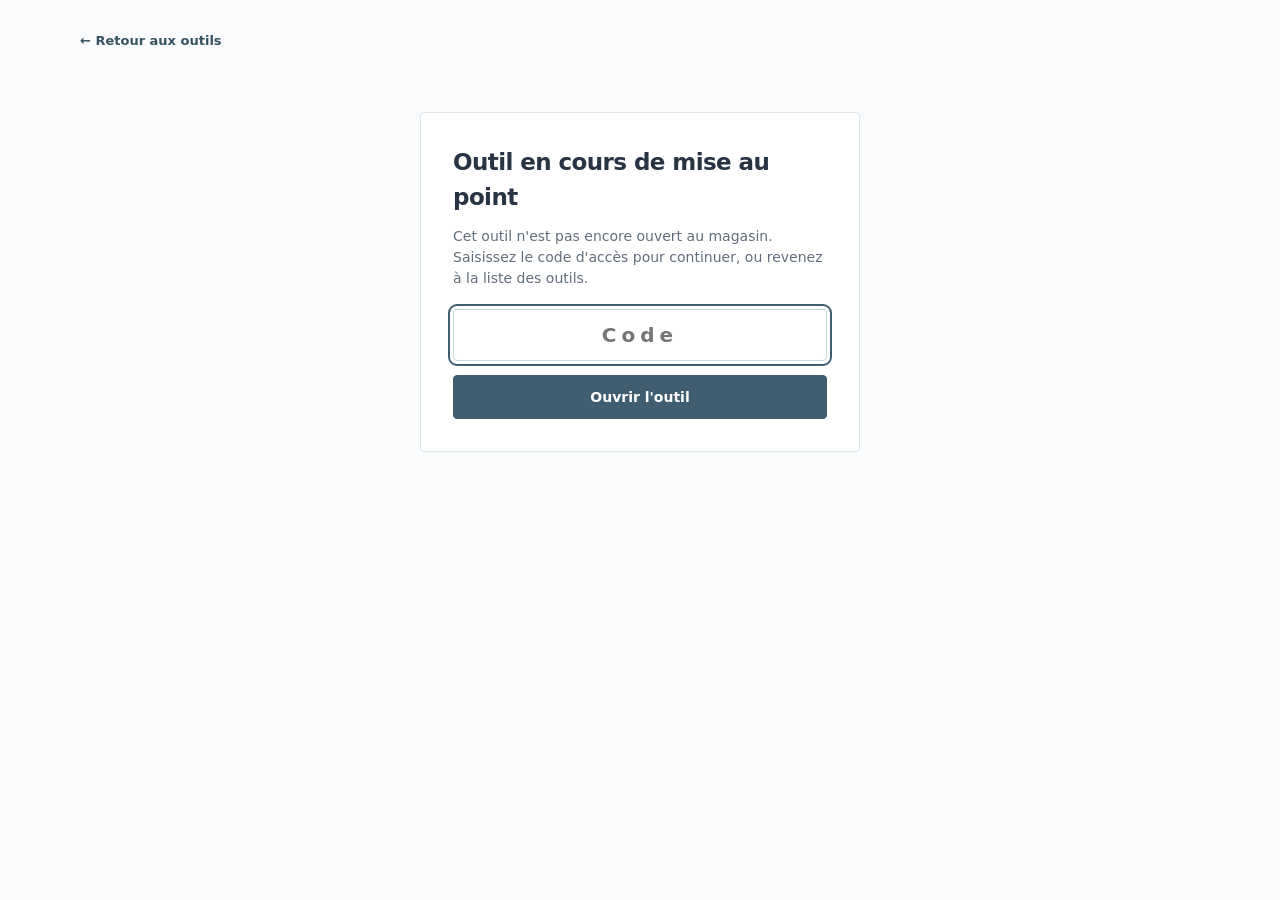
<file: outils/lentilles-souples/index.html>
<!DOCTYPE html>
<html lang="fr">
<head>
<meta charset="UTF-8">
<!-- gc.zgo.at / j-rbs-hub.goatcounter.com : compteur de visites (chemin de la page
     seulement, sans cookie), voir le script en fin de fichier. -->
<meta http-equiv="Content-Security-Policy" content="default-src 'none'; script-src 'self' 'unsafe-inline' https://gc.zgo.at; style-src 'self' 'unsafe-inline'; font-src 'self'; img-src 'self' data: https://j-rbs-hub.goatcounter.com; connect-src 'self' https://j-rbs-hub.goatcounter.com; base-uri 'none'; form-action 'none'; object-src 'none'">
<meta name="viewport" content="width=device-width, initial-scale=1.0">
<title>Lentilles souples</title>
<link rel="icon" href="../../assets/favicon.svg" type="image/svg+xml">
<meta name="theme-color" content="#FAFBFC">
<style>/* Styles métier dédiés dans interface.css. */</style>
  <link rel="stylesheet" href="../../assets/css/theme-bleu-gris.css">
  <link rel="stylesheet" href="./interface.css">
</head>
<body>

<script>
  /* Avant le rendu : un poste deja deverrouille ne doit pas voir l'ecran de
     code apparaitre une fraction de seconde. */
  try {
    if (localStorage.getItem('lentilles-acces-v1') === '1') {
      document.documentElement.className += ' deverrouille';
    }
  } catch (e) { /* stockage indisponible : on reste verrouille */ }
</script>

<a class="ios-back" href="../../" aria-label="Retour &#224; l'accueil">&#8592; Retour</a>

<div class="topbar">
  <a class="back-link" href="../../">&#8592; Retour aux outils</a>
  <button type="button" class="reverrouiller" id="reverrouiller">Verrouiller</button>
</div>

<section id="verrou">
  <div class="verrou-carte">
    <h1>Outil en cours de mise au point</h1>
    <p>
      Cet outil n'est pas encore ouvert au magasin. Saisissez le code d'accès pour
      continuer, ou revenez à la liste des outils.
    </p>
    <form id="verrou-form" novalidate>
      <label class="sr-only" for="verrou-code">Code d'accès</label>
      <input type="password" id="verrou-code" class="verrou-champ" inputmode="numeric"
             autocomplete="off" maxlength="12" placeholder="Code" aria-describedby="verrou-msg">
      <button type="submit" class="verrou-valider">Ouvrir l'outil</button>
    </form>
    <p class="verrou-erreur" id="verrou-msg" role="status" aria-live="polite" hidden></p>
  </div>
</section>

<div id="outil">

<div class="sheet">
  <header>
    <h1>Lentilles souples</h1>
    <div class="meta" id="hdr-sub">Paramètres sphériques et toriques</div>
  </header>

  <div class="body">
    <p class="role-note"><strong>Aide au calcul.</strong> Résultats indicatifs pour usage professionnel, sans valeur de prescription.</p>

    <!-- Les trois modules sont independants : chacun se suffit a lui-meme et
         aucun n'attend la sortie d'un autre. On n'en montre qu'un a la fois. -->
    <nav class="onglets" role="tablist" aria-label="Modules de calcul">
      <button type="button" role="tab" id="ong-a" aria-controls="bloc-a" aria-selected="true">Lunettes vers lentille</button>
      <button type="button" role="tab" id="ong-b" aria-controls="bloc-b" aria-selected="false" tabindex="-1">Surréfraction</button>
      <button type="button" role="tab" id="ong-c" aria-controls="bloc-c" aria-selected="false" tabindex="-1">Recherche catalogue</button>
    </nav>

    <!-- ══════════════ MODULE 1 ══════════════ -->
    <section class="bloc" id="bloc-a" role="tabpanel" aria-labelledby="ong-a" tabindex="0">
      <h2>Lunettes vers lentille</h2>
      <p class="aide-saisie" id="a-aide"><span class="req" aria-hidden="true">*</span> Sphère requise par œil renseigné. Cylindre et axe vides pour une sphère pure. DVO en mm.</p>

      <div class="oeils">
      <div class="oeil-groupe">
        <h3>OD, oeil droit</h3>
        <div class="grille-champs">
          <div class="champ">
            <label for="a-od-sph">Sphère (D) <span class="req" aria-hidden="true">*</span></label>
            <input type="text" inputmode="decimal" id="a-od-sph" placeholder="ex. -3,00" aria-label="OD sphère lunettes">
          </div>
          <div class="champ">
            <label for="a-od-cyl">Cylindre (D)</label>
            <input type="text" inputmode="decimal" id="a-od-cyl" placeholder="ex. -1,00" aria-label="OD cylindre lunettes">
          </div>
          <div class="champ">
            <label for="a-od-axe">Axe (°)</label>
            <input type="text" inputmode="numeric" id="a-od-axe" placeholder="si cyl ≠ 0" aria-label="OD axe lunettes">
          </div>
          <div class="champ">
            <label for="a-od-vertex">DVO (mm)</label>
            <input type="text" inputmode="decimal" id="a-od-vertex" aria-describedby="a-aide" value="15" aria-label="OD distance verre-oeil en millimètres">
          </div>
        </div>
        <div class="sortie" id="a-od-out" role="status" aria-live="polite"></div>
      </div>

      <div class="oeil-groupe">
        <h3>OG, oeil gauche</h3>
        <div class="grille-champs">
          <div class="champ">
            <label for="a-og-sph">Sphère (D) <span class="req" aria-hidden="true">*</span></label>
            <input type="text" inputmode="decimal" id="a-og-sph" placeholder="ex. -3,00" aria-label="OG sphère lunettes">
          </div>
          <div class="champ">
            <label for="a-og-cyl">Cylindre (D)</label>
            <input type="text" inputmode="decimal" id="a-og-cyl" placeholder="ex. -1,00" aria-label="OG cylindre lunettes">
          </div>
          <div class="champ">
            <label for="a-og-axe">Axe (°)</label>
            <input type="text" inputmode="numeric" id="a-og-axe" placeholder="si cyl ≠ 0" aria-label="OG axe lunettes">
          </div>
          <div class="champ">
            <label for="a-og-vertex">DVO (mm)</label>
            <input type="text" inputmode="decimal" id="a-og-vertex" aria-describedby="a-aide" value="15" aria-label="OG distance verre-oeil en millimètres">
          </div>
        </div>
        <div class="sortie" id="a-og-out" role="status" aria-live="polite"></div>
      </div>
      </div>

      <!-- Une seule zone dépliable pour les résultats théoriques OD et OG. -->
      <details class="detail-calcul detail-calcul-commun" id="a-details" hidden>
        <summary>Détails du calcul</summary>
        <div class="detail-calcul-yeux" id="a-details-yeux"></div>
      </details>

      <button type="button" class="action" id="a-calculer">Calculer la conversion</button>
      <div class="suite" id="a-suite" role="status" aria-live="polite" hidden></div>
    </section>

    <!-- ══════════════ MODULE 2 ══════════════ -->
    <section class="bloc" id="bloc-b" role="tabpanel" aria-labelledby="ong-b" tabindex="0" hidden>
      <h2>Surréfraction</h2>
      <p class="aide-saisie" id="b-aide"><span class="req" aria-hidden="true">*</span> Sphère de la lentille portée requise. Surréfraction à 0 si absente. DVO en mm.</p>

      <div class="oeils">
        <div class="oeil-groupe">
          <h3>OD, oeil droit</h3>

          <div class="sous-groupe">
            <div class="sous-groupe-titre">Lentille portée</div>
            <div class="grille-champs">
              <div class="champ">
                <label for="b-od-l-sph">Sphère (D) <span class="req" aria-hidden="true">*</span></label>
                <input type="text" inputmode="decimal" id="b-od-l-sph" placeholder="ex. -3,00" aria-label="OD sphère lentille portée">
              </div>
              <div class="champ">
                <label for="b-od-l-cyl">Cylindre (D)</label>
                <input type="text" inputmode="decimal" id="b-od-l-cyl" placeholder="ex. -0,75" aria-label="OD cylindre lentille portée">
              </div>
              <div class="champ">
                <label for="b-od-l-axe">Axe (°)</label>
                <input type="text" inputmode="numeric" id="b-od-l-axe" placeholder="si cyl ≠ 0" aria-label="OD axe lentille portée">
              </div>
            </div>
          </div>

          <div class="sous-groupe">
            <div class="sous-groupe-titre">Surréfraction mesurée</div>
            <div class="grille-champs">
              <div class="champ">
                <label for="b-od-s-sph">Sphère (D)</label>
                <input type="text" inputmode="decimal" id="b-od-s-sph" value="0" aria-label="OD sphère surréfraction">
              </div>
              <div class="champ">
                <label for="b-od-s-cyl">Cylindre (D)</label>
                <input type="text" inputmode="decimal" id="b-od-s-cyl" value="0" aria-label="OD cylindre surréfraction">
              </div>
              <div class="champ">
                <label for="b-od-s-axe">Axe (°)</label>
                <input type="text" inputmode="numeric" id="b-od-s-axe" placeholder="si cyl ≠ 0" aria-label="OD axe surréfraction">
              </div>
              <div class="champ">
                <label for="b-od-dist">DVO (mm)</label>
                <input type="text" inputmode="decimal" id="b-od-dist" aria-describedby="b-aide" value="15" aria-label="OD distance verre-oeil de la surréfraction en millimètres">
              </div>
            </div>
          </div>

          <div class="sous-groupe">
            <div class="sous-groupe-titre">Rotation torique observée</div>
            <div class="grille-champs">
              <div class="champ">
                <label for="b-od-rot-valeur">Rotation (°)</label>
                <input type="text" inputmode="decimal" id="b-od-rot-valeur" value="0" aria-label="OD rotation observée">
              </div>
              <div class="champ champ-large">
                <label for="b-od-rot-sens">Sens</label>
                <select id="b-od-rot-sens" aria-label="OD sens de la rotation">
                  <option value="gauche">Vers la gauche (praticien)</option>
                  <option value="droite">Vers la droite (praticien)</option>
                </select>
              </div>
              <div class="champ champ-case">
                <input type="checkbox" id="b-od-rot-stable" checked>
                <label for="b-od-rot-stable">Rotation reproductible</label>
              </div>
            </div>
          </div>

          <div class="sortie" id="b-od-out" role="status" aria-live="polite"></div>
        </div>

        <div class="oeil-groupe">
          <h3>OG, oeil gauche</h3>

          <div class="sous-groupe">
            <div class="sous-groupe-titre">Lentille portée</div>
            <div class="grille-champs">
              <div class="champ">
                <label for="b-og-l-sph">Sphère (D) <span class="req" aria-hidden="true">*</span></label>
                <input type="text" inputmode="decimal" id="b-og-l-sph" placeholder="ex. -3,00" aria-label="OG sphère lentille portée">
              </div>
              <div class="champ">
                <label for="b-og-l-cyl">Cylindre (D)</label>
                <input type="text" inputmode="decimal" id="b-og-l-cyl" placeholder="ex. -0,75" aria-label="OG cylindre lentille portée">
              </div>
              <div class="champ">
                <label for="b-og-l-axe">Axe (°)</label>
                <input type="text" inputmode="numeric" id="b-og-l-axe" placeholder="si cyl ≠ 0" aria-label="OG axe lentille portée">
              </div>
            </div>
          </div>

          <div class="sous-groupe">
            <div class="sous-groupe-titre">Surréfraction mesurée</div>
            <div class="grille-champs">
              <div class="champ">
                <label for="b-og-s-sph">Sphère (D)</label>
                <input type="text" inputmode="decimal" id="b-og-s-sph" value="0" aria-label="OG sphère surréfraction">
              </div>
              <div class="champ">
                <label for="b-og-s-cyl">Cylindre (D)</label>
                <input type="text" inputmode="decimal" id="b-og-s-cyl" value="0" aria-label="OG cylindre surréfraction">
              </div>
              <div class="champ">
                <label for="b-og-s-axe">Axe (°)</label>
                <input type="text" inputmode="numeric" id="b-og-s-axe" placeholder="si cyl ≠ 0" aria-label="OG axe surréfraction">
              </div>
              <div class="champ">
                <label for="b-og-dist">DVO (mm)</label>
                <input type="text" inputmode="decimal" id="b-og-dist" aria-describedby="b-aide" value="15" aria-label="OG distance verre-oeil de la surréfraction en millimètres">
              </div>
            </div>
          </div>

          <div class="sous-groupe">
            <div class="sous-groupe-titre">Rotation torique observée</div>
            <div class="grille-champs">
              <div class="champ">
                <label for="b-og-rot-valeur">Rotation (°)</label>
                <input type="text" inputmode="decimal" id="b-og-rot-valeur" value="0" aria-label="OG rotation observée">
              </div>
              <div class="champ champ-large">
                <label for="b-og-rot-sens">Sens</label>
                <select id="b-og-rot-sens" aria-label="OG sens de la rotation">
                  <option value="gauche">Vers la gauche (praticien)</option>
                  <option value="droite">Vers la droite (praticien)</option>
                </select>
              </div>
              <div class="champ champ-case">
                <input type="checkbox" id="b-og-rot-stable" checked>
                <label for="b-og-rot-stable">Rotation reproductible</label>
              </div>
            </div>
          </div>

          <div class="sortie" id="b-og-out" role="status" aria-live="polite"></div>
        </div>
      </div>

      <button type="button" class="action" id="b-calculer">Calculer la surréfraction</button>
      <div class="suite" id="b-suite" role="status" aria-live="polite" hidden></div>
    </section>

    <!-- ══════════════ MODULE 3 ══════════════ -->
    <section class="bloc" id="bloc-c" role="tabpanel" aria-labelledby="ong-c" tabindex="0" hidden>
      <h2>Recherche catalogue</h2>
      <p class="aide-saisie" id="c-aide"><span class="req" aria-hidden="true">*</span> Sphère cible requise. Valeurs calculées reprises automatiquement, puis modifiables.</p>

      <p class="bandeau-demo">Catalogue de démonstration, données fictives. Ne pas utiliser comme catalogue fabricant réel.</p>

      <div class="catalogue-erreurs" id="c-catalogue-erreurs" role="status" aria-live="polite" hidden></div>

      <div class="provenance" id="c-provenance" hidden>
        <span class="provenance-texte" id="c-provenance-texte"></span>
        <button type="button" class="btn-second" id="c-vider">Vider les cibles</button>
      </div>

      <div class="oeils">
      <div class="oeil-groupe">
        <h3>OD, oeil droit</h3>
        <div class="grille-champs">
          <div class="champ">
            <label for="c-od-sph">Sphère cible (D) <span class="req" aria-hidden="true">*</span></label>
            <input type="text" inputmode="decimal" id="c-od-sph" placeholder="ex. -3,00" aria-label="OD sphère cible fabrication">
          </div>
          <div class="champ">
            <label for="c-od-cyl">Cylindre cible (D)</label>
            <input type="text" inputmode="decimal" id="c-od-cyl" placeholder="ex. -0,75" aria-label="OD cylindre cible fabrication">
          </div>
          <div class="champ">
            <label for="c-od-axe">Axe cible (°)</label>
            <input type="text" inputmode="numeric" id="c-od-axe" placeholder="si cyl ≠ 0" aria-label="OD axe cible fabrication">
          </div>
        </div>
        <div class="sortie" id="c-od-out" role="status" aria-live="polite"></div>
      </div>

      <div class="oeil-groupe">
        <h3>OG, oeil gauche</h3>
        <div class="grille-champs">
          <div class="champ">
            <label for="c-og-sph">Sphère cible (D) <span class="req" aria-hidden="true">*</span></label>
            <input type="text" inputmode="decimal" id="c-og-sph" placeholder="ex. -3,00" aria-label="OG sphère cible fabrication">
          </div>
          <div class="champ">
            <label for="c-og-cyl">Cylindre cible (D)</label>
            <input type="text" inputmode="decimal" id="c-og-cyl" placeholder="ex. -0,75" aria-label="OG cylindre cible fabrication">
          </div>
          <div class="champ">
            <label for="c-og-axe">Axe cible (°)</label>
            <input type="text" inputmode="numeric" id="c-og-axe" placeholder="si cyl ≠ 0" aria-label="OG axe cible fabrication">
          </div>
        </div>
        <div class="sortie" id="c-og-out" role="status" aria-live="polite"></div>
      </div>
      </div>

      <button type="button" class="action" id="c-chercher">Chercher les paramètres fabricant disponibles</button>
      <div class="suite" id="c-suite" role="status" aria-live="polite" hidden></div>
    </section>
  </div>
</div>

<p class="cgu-link"><a href="../../cgu/">CGU</a></p>

</div><!-- #outil -->

<script>
/* Verrou d'acces a l'outil.
   Ceci n'est pas une mesure de securite et ne pretend pas en etre une : le code
   est ecrit en clair juste en dessous, dans une page que le navigateur livre
   telle quelle. Quiconque ouvre la source le lit. C'est une commodite, le temps
   que l'outil soit mis au point : elle evite qu'il soit employe par erreur en
   magasin avant d'etre pret. Le jour ou l'outil s'ouvre au magasin, il suffit de
   retirer ce bloc, l'ecran #verrou et l'enveloppe #outil. */
(function () {
  'use strict';

  var CODE = '2406';
  var CLE = 'lentilles-acces-v1';

  var ecran = document.getElementById('verrou');
  var form = document.getElementById('verrou-form');
  var champ = document.getElementById('verrou-code');
  var msg = document.getElementById('verrou-msg');
  var bouton = document.getElementById('reverrouiller');
  var racine = document.documentElement;

  function memoriser(ouvert) {
    try {
      if (ouvert) { localStorage.setItem(CLE, '1'); } else { localStorage.removeItem(CLE); }
    } catch (e) {
      /* Navigation privee ou stockage refuse : le code sera redemande a chaque
         visite. C'est genant, ce n'est pas cassé, et on ne le cache pas. */
    }
  }

  function ouvrir() {
    racine.className = racine.className.replace(/\s*\bdeverrouille\b/g, '') + ' deverrouille';
    msg.hidden = true;
    champ.value = '';
  }

  function fermer() {
    racine.className = racine.className.replace(/\s*\bdeverrouille\b/g, '');
    memoriser(false);
    msg.hidden = true;
    champ.value = '';
    champ.focus();
  }

  form.addEventListener('submit', function (evenement) {
    evenement.preventDefault();
    if (champ.value.trim() === CODE) {
      memoriser(true);
      ouvrir();
      return;
    }
    msg.textContent = 'Code incorrect.';
    msg.hidden = false;
    champ.value = '';
    champ.focus();
  });

  champ.addEventListener('input', function () {
    if (!msg.hidden) { msg.hidden = true; }
  });

  bouton.addEventListener('click', fermer);

  /* Le script en tete de body a deja pose la classe si l'acces etait memorise.
     Sinon on donne le focus au champ. */
  if (!/\bdeverrouille\b/.test(racine.className)) {
    champ.focus();
  }

  /* Le mainteneur garde une porte de sortie sans passer par l'interface :
     localStorage.setItem('lentilles-acces-v1', '1') dans la console. */
  void ecran;
}());
</script>

<script src="noyau/prescription.js"></script>
<script src="noyau/moteurs.js"></script>
<script src="noyau/selection.js"></script>
<script src="noyau/catalogue.js"></script>
<script src="donnees/catalogue-demo.js"></script>
<script>
(function () {
  'use strict';

  /* Détection iOS : affiche le bouton retour flottant (iPhone/iPad n'ont
     pas de bouton retour navigateur, notamment en mode plein écran) */
  if (/iPad|iPhone|iPod/.test(navigator.userAgent) ||
      (navigator.platform === 'MacIntel' && navigator.maxTouchPoints > 1)) {
    document.body.classList.add('is-ios');
  }

  /* ── Profil magasin, lecture seule : jamais d'écriture depuis cet outil ── */
  function profilMagasin() {
    try { return JSON.parse(localStorage.getItem('profil-magasin-v1') || '{}') || {}; }
    catch (e) { return {}; }
  }
  function storeName() {
    var p = profilMagasin();
    return (p && p.nom && String(p.nom).trim()) || 'Mon magasin';
  }

  /* ── Petits utilitaires DOM et de formatage. Aucune formule optique ici :
     tout calcul passe par LentillesPrescription / LentillesMoteurs /
     LentillesSelection / LentillesCatalogue, chargés ci-dessus. Tout affichage
     de valeur passe par textContent, jamais par innerHTML avec une donnée. ── */
  function val(id) {
    var e = document.getElementById(id);
    return e ? e.value : '';
  }
  function vider(noeud) {
    while (noeud.firstChild) { noeud.removeChild(noeud.firstChild); }
  }
  function el(tag, opts) {
    var e = document.createElement(tag);
    if (opts) {
      if (opts.class) { e.className = opts.class; }
      if (opts.text !== undefined) { e.textContent = opts.text; }
    }
    return e;
  }

  function parseNombre(str) {
    var t = (str || '').trim();
    if (t === '') { return null; }
    var v = Number(t.replace(',', '.'));
    return Number.isFinite(v) ? v : NaN;
  }

  function formatD(v) {
    if (typeof v !== 'number' || !Number.isFinite(v)) { return '?'; }
    var s = v.toLocaleString('fr-FR', { minimumFractionDigits: 2, maximumFractionDigits: 2 });
    return (v > 0 ? '+' : '') + s + ' D';
  }
  function formatMm(v) {
    if (typeof v !== 'number' || !Number.isFinite(v)) { return '?'; }
    return v.toLocaleString('fr-FR', { maximumFractionDigits: 2 }) + ' mm';
  }
  function formatEcart(v) {
    return v.toLocaleString('fr-FR', { minimumFractionDigits: 3, maximumFractionDigits: 3 }) + ' D';
  }
  function formatRx(rx) {
    if (!rx) { return '?'; }
    var s = 'sph ' + formatD(rx.sph);
    if (rx.cyl) {
      var axeTexte = (typeof rx.axe === 'number' && Number.isFinite(rx.axe)) ? (rx.axe + '°') : '?';
      s += ', cyl ' + formatD(rx.cyl) + ', axe ' + axeTexte;
    }
    return s;
  }

  function ligneTier(classe, label, texte) {
    var p = el('p', { class: 'val-tier ' + classe });
    var lab = el('span', { class: 'val-tier-lab', text: label });
    p.appendChild(lab);
    p.appendChild(document.createTextNode(texte));
    return p;
  }

  /* Un "problème" affiché ici est toujours l'un des dix cas du contrat :
     axe absent avec cylindre non nul, cylindre nul avec axe incompatible,
     valeur non numérique, DVO négative, DVO aberrante, axe hors plage,
     catalogue invalide, produit sans règle, rotation torique instable,
     calcul non interprétable. Chaque code affiché ici est un code réel,
     produit par le noyau ou par la vérification d'entrée qui le précède
     immédiatement (jamais une valeur devinée à sa place). */

  var LIBELLES_DISTANCE = {
    /* Clé = identifiant interne du noyau ; valeur = le mot employé au comptoir.
       Les opticiens disent DVO, pour distance verre-oeil ; « vertex » ne sort
       jamais à l'écran. */
    vertex: 'la DVO',
    distanceSurrefraction: 'la DVO de surréfraction',
  };

  /* Le noyau (moteurs.js) est écrit sans accent et nomme ses paramètres par
     leur identifiant interne (« cyl », « sph », « vertex »...) : ce sont des
     conventions de code, pas du texte utilisateur. Cette page ne réaffiche
     donc jamais p.message tel quel pour un code qu'elle reconnaît ; elle lui
     substitue une phrase française destinée à l'opticien. Le repli sur
     p.message ne sert que pour un code encore inconnu de cette page (par
     exemple une erreur de catalogue, déjà en français dans catalogue.js). */
  function texteAffichableProbleme(p) {
    switch (p.code) {
      case 'SPHERE_MANQUANTE':
        return 'la sphère est obligatoire dès qu\'un autre champ de cet oeil est renseigné.';
      case 'SPHERE_INVALIDE':
        return 'la sphère doit être un nombre, par exemple -3,00.';
      case 'CYLINDRE_INVALIDE':
        return 'le cylindre doit être un nombre, par exemple -1,00, ou rester vide pour une correction sphérique pure.';
      case 'AXE_INVALIDE':
        return 'l\'axe doit être un nombre entre 0 et 180 degrés (0 étant lu comme 180).';
      case 'AXE_INCOHERENT_CYLINDRE_NUL':
        return 'un axe a été renseigné alors que le cylindre est nul : incohérent, aucun calcul n\'a été effectué pour cet oeil.';
      case 'AXE_MANQUANT':
        return 'l\'axe est obligatoire dès que le cylindre n\'est pas nul.';
      case 'DISTANCE_NON_NUMERIQUE':
        return (LIBELLES_DISTANCE[p.parametre] || 'la distance') + ' doit être un nombre.';
      case 'DISTANCE_NEGATIVE':
        return (LIBELLES_DISTANCE[p.parametre] || 'la distance') + ' ne peut pas être négative.';
      case 'DISTANCE_ABERRANTE':
        return (LIBELLES_DISTANCE[p.parametre] || 'la distance') + ' dépasse ' + window.LentillesMoteurs.DISTANCE_MM_MAX +
          ' mm, hors du domaine plausible : vérifier une confusion possible entre millimètres et centimètres.';
      case 'ROTATION_INSTABLE':
        return 'la rotation déclarée n\'est pas stable : l\'axe compensé est une indication à vérifier, pas une valeur acquise.';
      case 'ROTATION_INVALIDE':
        return 'la rotation observée doit être un nombre, avec un sens choisi dans la liste.';
      case 'CALCUL_NON_INTERPRETABLE':
        return 'cette combinaison de puissance et de distance ne peut pas être calculée : vérifier la saisie.';
      case 'PRESCRIPTION_INVALIDE':
        return 'la prescription saisie est incohérente ou incomplète pour cet oeil : vérifier sphère, cylindre et axe.';
      case 'AUCUN_RESULTAT':
        return 'aucune combinaison ni alternative trouvée dans le catalogue de démonstration pour cette cible.';
      default:
        return p.message;
    }
  }

  function renderProblemes(liste) {
    var conteneur = el('div', { class: 'problemes' });
    liste.forEach(function (p) {
      var estAvertissement = p.gravite === 'avertissement';
      var classe = estAvertissement ? 'probleme probleme-avert' : 'probleme probleme-erreur';
      var ligne = el('p', { class: classe });
      ligne.appendChild(el('span', { class: 'probleme-label', text: estAvertissement ? 'Avertissement' : 'Erreur' }));
      ligne.appendChild(el('span', { class: 'probleme-code', text: p.code }));
      ligne.appendChild(document.createTextNode(texteAffichableProbleme(p)));
      conteneur.appendChild(ligne);
    });
    return conteneur;
  }

  function ligneDetail(dl, label, texte) {
    dl.appendChild(el('dt', { text: label }));
    dl.appendChild(el('dd', { text: texte }));
  }

  function detailArrondiTexte(detail) {
    var s = 'valeur ' + formatD(detail.valeur) + ', voisins ' + formatD(detail.voisinBas) + ' et ' + formatD(detail.voisinHaut);
    if (detail.egalite) { s += ', exactement entre deux pas'; }
    return s;
  }

  function champVide(str) { return (str || '').trim() === ''; }

  function creerProbleme(code, message) {
    return { code: code, gravite: 'erreur', message: message };
  }

  /* Le champ nommé ici sert à marquer la saisie fautive à l'écran : le message
     reste dans la sortie de l'oeil, mais l'opticien voit lequel des trois
     champs est en cause sans avoir à lire le code d'erreur. */
  function refusRx(champ, code, message) {
    return { etat: 'erreur', champ: champ, probleme: creerProbleme(code, message) };
  }

  /* Lit un triplet sphère/cylindre/axe pour un oeil.
     - Un oeil entièrement vide (aucun des trois champs rempli) n'est pas une
       erreur : c'est un oeil que l'opticien n'a pas encore renseigné, et le
       bloc doit rester silencieux pour cet oeil (étape « vide »).
     - Un cylindre laissé vide vaut zéro : c'est l'écriture usuelle d'une
       correction sphérique pure, jamais une valeur manquante.
     - Un axe renseigné avec un cylindre nul, ou un cylindre non nul sans
       axe, reste une saisie incohérente (cas du contrat) que
       normalizePrescription se contenterait sinon soit d'ignorer en silence,
       soit de refuser avec un message de noyau non destiné à l'écran. */
  function lireRx(sphRaw, cylRaw, axeRaw) {
    var sphVide = champVide(sphRaw);
    var cylVide = champVide(cylRaw);
    var axeVide = champVide(axeRaw);

    if (sphVide && cylVide && axeVide) {
      return { etat: 'vide' };
    }

    if (sphVide) {
      return refusRx('sph', 'SPHERE_MANQUANTE', "la sphère est obligatoire dès qu'un autre champ de cet oeil est renseigné.");
    }
    var sph = parseNombre(sphRaw);
    if (Number.isNaN(sph)) {
      return refusRx('sph', 'SPHERE_INVALIDE', 'la sphère doit être un nombre, par exemple -3,00.');
    }

    var cyl = cylVide ? 0 : parseNombre(cylRaw);
    if (Number.isNaN(cyl)) {
      return refusRx('cyl', 'CYLINDRE_INVALIDE', "le cylindre doit être un nombre, par exemple -1,00, ou rester vide pour une correction sphérique pure.");
    }

    var axe = axeVide ? null : parseNombre(axeRaw);
    if (!axeVide && Number.isNaN(axe)) {
      return refusRx('axe', 'AXE_INVALIDE', "l'axe doit être un nombre entre 0 et 180 degrés (0 étant lu comme 180).");
    }
    /* Domaine de saisie de l'axe : 1..180, 0 lu comme 180 (convention clinique
       de l'axe torique). normalizeAxis (noyau) replie tout angle par modulo
       180 et sert aux axes calculés par les moteurs, pas à la saisie brute :
       une faute de frappe comme 200 ne doit jamais atterrir dans le noyau
       et en ressortir plausible (20°) sans réserve affichée. */
    if (!axeVide && (axe < 0 || axe > 180)) {
      return refusRx('axe', 'AXE_INVALIDE', "l'axe doit être un nombre entre 0 et 180 degrés (0 étant lu comme 180).");
    }
    if (!axeVide && axe === 0) {
      axe = 180;
    }

    if (cyl === 0 && !axeVide) {
      return refusRx('axe', 'AXE_INCOHERENT_CYLINDRE_NUL', "un axe a été renseigné alors que le cylindre est nul : incohérent, aucun calcul n'a été effectué pour cet oeil.");
    }
    if (cyl !== 0 && axeVide) {
      return refusRx('axe', 'AXE_MANQUANT', "l'axe est obligatoire dès que le cylindre n'est pas nul.");
    }

    return { etat: 'ok', entree: { sph: sph, cyl: cyl, axe: axe } };
  }

  /* ══════════════ AFFORDANCE : MARQUAGE, COMPTE RENDU, ENCHAINEMENT ══════

     Trois manques se traitaient ensemble et sont traites ici plutot que dans
     chaque bloc :

     1. le champ fautif n'etait pas designe (seul un code en tete de message le
        laissait deviner) ;
     2. le bouton de calcul est sous les deux colonnes alors que les sorties
        sont au-dessus : sur telephone, un calcul lance sur des champs vides ne
        repondait rien du tout a l'endroit ou l'on venait d'appuyer ;
     3. l'enchainement vers la recherche catalogue existait (les cibles y sont
        recopiees) mais depuis un onglet masque, donc invisible.             */

  var NOM_OEIL = { od: "l'oeil droit", og: "l'oeil gauche" };

  function listerYeux(liste) {
    return liste.map(function (o) { return NOM_OEIL[o]; }).join(' et ');
  }

  function nettoyerErreurs(blocId) {
    var bloc = document.getElementById(blocId);
    if (!bloc) { return; }
    [].slice.call(bloc.querySelectorAll('[aria-invalid="true"]')).forEach(function (e) {
      e.removeAttribute('aria-invalid');
      if (e.parentNode && e.parentNode.classList) { e.parentNode.classList.remove('est-invalide'); }
    });
  }

  function marquerErreur(id) {
    var e = document.getElementById(id);
    if (!e) { return; }
    e.setAttribute('aria-invalid', 'true');
    if (e.parentNode && e.parentNode.classList) { e.parentNode.classList.add('est-invalide'); }
  }

  /* Les problemes de distance produits par le noyau portent le parametre en
     cause ; c'est le seul cas ou le champ fautif n'est pas connu de la page. */
  function marquerProblemesDistance(problemes, champsParParametre) {
    (problemes || []).forEach(function (p) {
      if (p.code && p.code.indexOf('DISTANCE_') === 0 && champsParParametre[p.parametre]) {
        marquerErreur(champsParParametre[p.parametre]);
      }
    });
  }

  function focusPremierInvalide(blocId) {
    var bloc = document.getElementById(blocId);
    var cible = bloc ? bloc.querySelector('[aria-invalid="true"]') : null;
    if (!cible) { return; }
    if (cible.scrollIntoView) { cible.scrollIntoView({ block: 'center' }); }
    cible.focus();
  }

  function rendreSuite(suiteId, texte, actions) {
    var suite = document.getElementById(suiteId);
    vider(suite);
    if (!texte) { suite.hidden = true; return; }
    suite.hidden = false;
    suite.appendChild(el('span', { class: 'suite-texte', text: texte }));
    (actions || []).forEach(function (a) {
      var b = el('button', { class: 'btn-second', text: a.texte });
      b.type = 'button';
      b.addEventListener('click', a.action);
      suite.appendChild(b);
    });
  }

  /* bilan.calcules : yeux ayant produit une cible ; bilan.aCorriger : yeux
     dont la saisie a ete refusee ; bilan.reserve : au moins un avertissement
     accompagne un resultat. Un oeil laisse vide n'est dans aucune des deux
     listes, et ne compte pas comme un echec. */
  function rendreBilan(suiteId, blocId, bilan, textes, actionSucces) {
    var parties = [];
    if (bilan.calcules.length) {
      parties.push(textes.succes(listerYeux(bilan.calcules)));
      if (bilan.reserve) { parties.push('Une réserve accompagne le résultat, elle est affichée avec lui.'); }
    }
    if (bilan.aCorriger.length) {
      parties.push('Saisie à corriger pour ' + listerYeux(bilan.aCorriger) + '.');
    }
    if (!parties.length) { parties.push(textes.vide); }

    var actions = [];
    if (bilan.aCorriger.length) {
      actions.push({ texte: 'Corriger la saisie', action: function () { focusPremierInvalide(blocId); } });
    }
    if (bilan.calcules.length && actionSucces) { actions.push(actionSucces); }
    rendreSuite(suiteId, parties.join(' '), actions);
  }

  /* Assignee par le bloc des onglets, en fin de script : les enchainements
     ci-dessous ne s'executent qu'au clic, bien apres. */
  var activerOngletParId = function () {};

  /* ══════════════ BLOC A ══════════════ */

  var dernieresCibles = { od: null, og: null };

  /* Origine des cibles recopiees dans le bloc C, par oeil. Un champ rempli
     par un autre module doit dire d'ou il vient, sinon l'opticien retrouve
     dans C des valeurs qu'il n'a pas saisies. Remise a null des que la valeur
     est modifiee a la main. */
  var provenanceCibles = { od: null, og: null };

  function majProvenanceC() {
    var boite = document.getElementById('c-provenance');
    var texte = document.getElementById('c-provenance-texte');
    var yeux = ['od', 'og'].filter(function (o) { return provenanceCibles[o]; });
    if (!yeux.length) {
      vider(texte);
      boite.hidden = true;
      return;
    }
    var sources = [];
    yeux.forEach(function (o) {
      if (sources.indexOf(provenanceCibles[o]) === -1) { sources.push(provenanceCibles[o]); }
    });
    texte.textContent = 'Cible pré-remplie pour ' + listerYeux(yeux) + ' depuis ' +
      sources.join(' et ') + '. Modifiable à la main.';
    boite.hidden = false;
  }

  function nombreSaisie(v) {
    return v.toFixed(2).replace('.', ',');
  }

  function prefillC(oeil, cible, source) {
    if (!cible) { return; }
    document.getElementById('c-' + oeil + '-sph').value = nombreSaisie(cible.sph);
    document.getElementById('c-' + oeil + '-cyl').value = nombreSaisie(cible.cyl);
    document.getElementById('c-' + oeil + '-axe').value = (cible.axe === null || cible.axe === undefined) ? '' : String(cible.axe);
    provenanceCibles[oeil] = source;
    majProvenanceC();
  }

  function renderDetailsA(theoriquesParOeil) {
    var panneau = document.getElementById('a-details');
    var contenu = document.getElementById('a-details-yeux');
    vider(contenu);

    ['od', 'og'].forEach(function (oeil) {
      var theorique = theoriquesParOeil[oeil];
      if (!theorique) { return; }

      var section = el('section', { class: 'detail-calcul-oeil' });
      section.appendChild(el('h3', { text: oeil === 'od' ? 'OD, œil droit' : 'OG, œil gauche' }));
      var dl = el('dl');
      ligneDetail(dl, 'Correction théorique (plan cornéen)', formatRx(theorique));
      section.appendChild(dl);
      contenu.appendChild(section);
    });

    // Ne jamais conserver un calcul antérieur si la saisie devient vide/invalide.
    panneau.hidden = !contenu.hasChildNodes();
    if (panneau.hidden) { panneau.open = false; }
  }

  function renderResultatA(oeil, resultat) {
    var out = document.getElementById('a-' + oeil + '-out');
    vider(out);

    // Une seule correction en lecture principale. Le format sphérique évite
    // le préfixe « sph » ; le format torique conserve sphère, cylindre et axe.
    if (resultat.cible) {
      var correction = resultat.cible.cyl
        ? formatRx(resultat.cible)
        : formatD(resultat.cible.sph);
      out.appendChild(ligneTier('val-tier-3', 'Correction normée : ', correction));
      dernieresCibles[oeil] = resultat.cible;
      prefillC(oeil, resultat.cible, 'Lunettes vers lentille');
    }

    if (resultat.problemes && resultat.problemes.length) {
      out.appendChild(renderProblemes(resultat.problemes));
    }

  }

  function calculerA() {
    nettoyerErreurs('bloc-a');
    var bilan = { calcules: [], aCorriger: [], reserve: false };
    var theoriquesParOeil = { od: null, og: null };

    ['od', 'og'].forEach(function (oeil) {
      var prefixe = 'a-' + oeil + '-';
      var sphRaw = val(prefixe + 'sph');
      var cylRaw = val(prefixe + 'cyl');
      var axeRaw = val(prefixe + 'axe');
      var out = document.getElementById(prefixe + 'out');

      var v = lireRx(sphRaw, cylRaw, axeRaw);
      if (v.etat === 'vide') {
        vider(out);
        return;
      }

      var vertex = parseNombre(val(prefixe + 'vertex'));

      if (v.etat === 'erreur') {
        marquerErreur(prefixe + v.champ);
        bilan.aCorriger.push(oeil);
        renderResultatA(oeil, { theorique: null, cible: null, problemes: [v.probleme] });
        return;
      }

      var resultat = window.LentillesMoteurs.calculerMoteurA({
        sph: v.entree.sph, cyl: v.entree.cyl, axe: v.entree.axe, vertexMm: vertex,
      });
      marquerProblemesDistance(resultat.problemes, { vertex: prefixe + 'vertex' });
      if (resultat.cible) {
        bilan.calcules.push(oeil);
        if ((resultat.problemes || []).length) { bilan.reserve = true; }
      } else {
        bilan.aCorriger.push(oeil);
      }
      theoriquesParOeil[oeil] = resultat.theorique || null;
      renderResultatA(oeil, resultat);
    });

    // Un seul panneau permet de consulter simultanément les deux yeux.
    renderDetailsA(theoriquesParOeil);

    rendreBilan('a-suite', 'bloc-a', bilan, {
      succes: function (yeux) { return 'Correction cible calculée pour ' + yeux + ', affichée au-dessus.'; },
      vide: "Aucun oeil renseigné : saisissez au moins une sphère, puis relancez le calcul.",
    }, {
      texte: 'Chercher ces cibles au catalogue',
      action: function () { activerOngletParId('ong-c'); chercherC(); },
    });
  }

  document.getElementById('a-calculer').addEventListener('click', calculerA);

  /* ══════════════ BLOC B ══════════════ */

  function renderDetailsB(resultat) {
    var det = el('details', { class: 'detail-calcul' });
    det.appendChild(el('summary', { text: 'Détails du calcul' }));
    var dl = el('dl');
    if (resultat.axePorte !== null && resultat.axePorte !== undefined) {
      ligneDetail(dl, 'Axe réellement porté', resultat.axePorte + '°');
    }
    if (resultat.theorique) { ligneDetail(dl, 'Correction théorique (combinée)', formatRx(resultat.theorique)); }
    if (resultat.detailArrondi && resultat.detailArrondi.sph) {
      ligneDetail(dl, 'Arrondi sphère', detailArrondiTexte(resultat.detailArrondi.sph));
    }
    if (resultat.detailArrondi && resultat.detailArrondi.cyl) {
      ligneDetail(dl, 'Arrondi cylindre', detailArrondiTexte(resultat.detailArrondi.cyl));
    }
    if (resultat.cible) { ligneDetail(dl, 'Nouvelle correction cible', formatRx(resultat.cible)); }
    if (!dl.hasChildNodes()) {
      ligneDetail(dl, 'Calcul non effectué', 'aucune valeur intermédiaire disponible pour cet oeil');
    }
    det.appendChild(dl);
    return det;
  }

  function renderResultatB(oeil, saisieTexte, resultat) {
    var out = document.getElementById('b-' + oeil + '-out');
    vider(out);

    out.appendChild(ligneTier('val-tier-1', 'Saisie ', saisieTexte));

    if (resultat.problemes && resultat.problemes.length) {
      out.appendChild(renderProblemes(resultat.problemes));
    }

    if (resultat.theorique) {
      out.appendChild(ligneTier('val-tier-2', 'Correction théorique (combinée) ', formatRx(resultat.theorique)));
    }
    if (resultat.cible) {
      out.appendChild(ligneTier('val-tier-3', 'Nouvelle correction cible (pas 0,25 D) ', formatRx(resultat.cible)));
      dernieresCibles[oeil] = resultat.cible;
      prefillC(oeil, resultat.cible, 'Surréfraction');
    }

    out.appendChild(renderDetailsB(resultat));
  }

  function calculerB() {
    nettoyerErreurs('bloc-b');
    var bilan = { calcules: [], aCorriger: [], reserve: false };

    ['od', 'og'].forEach(function (oeil) {
      var out = document.getElementById('b-' + oeil + '-out');
      var lSphRaw = val('b-' + oeil + '-l-sph');
      var lCylRaw = val('b-' + oeil + '-l-cyl');
      var lAxeRaw = val('b-' + oeil + '-l-axe');

      /* La lentille portée est le champ qui décide si cet oeil participe au
         calcul de surréfraction : la laisser vide (état par défaut, aucune
         valeur pré-remplie) signifie que l'opticien n'a pas encore ouvert
         ce bloc pour cet oeil, ce qui doit rester silencieux. */
      var vL = lireRx(lSphRaw, lCylRaw, lAxeRaw);
      if (vL.etat === 'vide') {
        vider(out);
        return;
      }

      var sSphRaw = val('b-' + oeil + '-s-sph');
      var sCylRaw = val('b-' + oeil + '-s-cyl');
      var sAxeRaw = val('b-' + oeil + '-s-axe');
      var dist = parseNombre(val('b-' + oeil + '-dist'));
      var rotValeurBrute = parseNombre(val('b-' + oeil + '-rot-valeur'));
      var rotValeur = (rotValeurBrute === null) ? 0 : rotValeurBrute;
      var rotSens = val('b-' + oeil + '-rot-sens') || 'gauche';
      var rotStable = document.getElementById('b-' + oeil + '-rot-stable').checked;

      /* La surréfraction est facultative (champs pré-remplis à zéro) : un
         oeil qui n'en porte aucune (les trois champs vidés par l'opticien)
         vaut « aucune surréfraction mesurée », jamais une erreur. */
      var vS = lireRx(sSphRaw, sCylRaw, sAxeRaw);
      var surrefractionEntree = (vS.etat === 'ok') ? vS.entree : { sph: 0, cyl: 0, axe: null };

      var saisieTexte = 'lentille portée ' + formatRx({ sph: parseNombre(lSphRaw), cyl: parseNombre(lCylRaw), axe: parseNombre(lAxeRaw) }) +
        ' ; surréfraction ' + formatRx({ sph: parseNombre(sSphRaw), cyl: parseNombre(sCylRaw), axe: parseNombre(sAxeRaw) }) +
        ', DVO ' + formatMm(dist) +
        ' ; rotation ' + (Number.isFinite(rotValeur) ? rotValeur : '?') + '° vers la ' + rotSens +
        (rotStable ? '' : ', déclarée instable');

      var problemesEntree = [];
      if (vL.etat === 'erreur') {
        marquerErreur('b-' + oeil + '-l-' + vL.champ);
        problemesEntree.push(vL.probleme);
      }
      if (vS.etat === 'erreur') {
        marquerErreur('b-' + oeil + '-s-' + vS.champ);
        problemesEntree.push(vS.probleme);
      }
      if (problemesEntree.length) {
        bilan.aCorriger.push(oeil);
        renderResultatB(oeil, saisieTexte, { theorique: null, cible: null, problemes: problemesEntree });
        return;
      }

      var resultat = window.LentillesMoteurs.calculerMoteurB({
        lentille: vL.entree,
        surrefraction: surrefractionEntree,
        distanceSurrefractionMm: dist,
        rotation: { valeur: rotValeur, sens: rotSens, stable: rotStable },
      });
      marquerProblemesDistance(resultat.problemes, { distanceSurrefraction: 'b-' + oeil + '-dist' });
      if (resultat.cible) {
        bilan.calcules.push(oeil);
        if ((resultat.problemes || []).length) { bilan.reserve = true; }
      } else {
        bilan.aCorriger.push(oeil);
      }
      renderResultatB(oeil, saisieTexte, resultat);
    });

    rendreBilan('b-suite', 'bloc-b', bilan, {
      succes: function (yeux) { return 'Nouvelle correction cible calculée pour ' + yeux + ', affichée au-dessus.'; },
      vide: "Aucune lentille portée renseignée : saisissez au moins sa sphère, puis relancez le calcul.",
    }, {
      texte: 'Chercher ces cibles au catalogue',
      action: function () { activerOngletParId('ong-c'); chercherC(); },
    });
  }

  document.getElementById('b-calculer').addEventListener('click', calculerB);

  /* ══════════════ BLOC C ══════════════ */

  function renderErreursCatalogue(erreurs) {
    var boite = document.getElementById('c-catalogue-erreurs');
    vider(boite);
    if (!erreurs.length) {
      boite.hidden = true;
      return;
    }
    boite.hidden = false;
    boite.appendChild(el('p', { class: 'probleme-titre', text: 'Catalogue invalide : la recherche fabricant est interrompue.' }));
    boite.appendChild(renderProblemes(erreurs.map(function (e) {
      return { code: e.code, gravite: 'erreur', message: e.message };
    })));
  }

  function renderDetailsC(cible, resultats) {
    var det = el('details', { class: 'detail-calcul' });
    det.appendChild(el('summary', { text: 'Détails du calcul' }));
    var dl = el('dl');
    ligneDetail(dl, 'Cible recherchée', formatRx(cible));
    ligneDetail(dl, 'Candidats retenus', String(resultats.length) + ' (voisinage borné par règle, aucun produit cartésien)');
    resultats.forEach(function (r, i) {
      ligneDetail(
        dl,
        'Candidat ' + (i + 1),
        formatRx({ sph: r.sph, cyl: r.cyl, axe: r.axe }) + ', écart optique ' + formatEcart(r.ecart) + ', règle ' + r.rule_id + ', source ' + r.source_id,
      );
    });
    det.appendChild(dl);
    return det;
  }

  function renderResultatsC(oeil, cible, resultats, catalogueDemo) {
    var out = document.getElementById('c-' + oeil + '-out');
    vider(out);

    out.appendChild(ligneTier('val-tier-1', 'Cible ', formatRx(cible)));

    if (!resultats.length) {
      out.appendChild(renderProblemes([{
        code: 'AUCUN_RESULTAT',
        gravite: 'erreur',
        message: 'aucune combinaison ni alternative trouvée dans le catalogue de démonstration pour cette cible.',
      }]));
      return;
    }

    resultats.forEach(function (r) {
      var produit = catalogueDemo.products.filter(function (p) { return p.product_id === r.product_id; })[0];
      var fabricant = catalogueDemo.manufacturers.filter(function (m) { return m.manufacturer_id === r.manufacturer_id; })[0];
      var source = catalogueDemo.sources.filter(function (s) { return s.source_id === r.source_id; })[0];

      var carte = el('div', { class: 'resultat-c' });
      carte.appendChild(ligneTier('val-tier-4', 'Paramètre fabricant disponible ', formatRx({ sph: r.sph, cyl: r.cyl, axe: r.axe })));
      carte.appendChild(el('p', {
        class: 'resultat-c-statut',
        text: r.exact ? 'Solution disponible : combinaison exacte' : 'Alternative fabricant',
      }));
      carte.appendChild(el('p', {
        class: 'resultat-c-produit',
        text: (produit ? produit.name : r.product_id) + ' (' + (fabricant ? fabricant.name : r.manufacturer_id) + ')',
      }));
      carte.appendChild(el('p', { text: 'Écart optique par rapport à la cible : ' + formatEcart(r.ecart) + (r.exact ? ' (nul)' : '') }));
      carte.appendChild(el('p', {
        class: 'resultat-c-source',
        text: 'Provenance : ' + (source ? (source.document_name + ', vérifiée le ' + source.last_checked) : r.source_id),
      }));
      out.appendChild(carte);
    });

    out.appendChild(renderDetailsC(cible, resultats));
  }

  function chercherC() {
    var catalogueDemo = window.LentillesCatalogueDemo.catalogueDemo;
    var erreursCatalogue = window.LentillesCatalogue.validerCatalogue(catalogueDemo);
    renderErreursCatalogue(erreursCatalogue);
    if (erreursCatalogue.length) {
      rendreSuite('c-suite', 'Recherche interrompue : le catalogue livré est invalide, la raison est indiquée en haut du module.', []);
      return;
    }

    nettoyerErreurs('bloc-c');
    var bilan = { calcules: [], aCorriger: [], reserve: false };
    var index = window.LentillesSelection.compilerIndex(catalogueDemo);

    ['od', 'og'].forEach(function (oeil) {
      var prefixe = 'c-' + oeil + '-';
      var out = document.getElementById(prefixe + 'out');
      vider(out);

      var sphRaw = val(prefixe + 'sph');
      var cylRaw = val(prefixe + 'cyl');
      var axeRaw = val(prefixe + 'axe');
      var v = lireRx(sphRaw, cylRaw, axeRaw);

      /* Une cible fabrication non renseignée pour cet oeil reste silencieuse :
         le bloc C est utilisable seul et un oeil laissé de côté n'est pas une
         erreur (l'output a déjà été vidé au-dessus). */
      if (v.etat === 'vide') {
        return;
      }

      if (v.etat === 'erreur') {
        marquerErreur(prefixe + v.champ);
        bilan.aCorriger.push(oeil);
        out.appendChild(ligneTier('val-tier-1', 'Cible ', formatRx({ sph: parseNombre(sphRaw), cyl: parseNombre(cylRaw), axe: parseNombre(axeRaw) })));
        out.appendChild(renderProblemes([v.probleme]));
        return;
      }

      try {
        var resultats = window.LentillesSelection.chercherAlternatives(index, v.entree, { limit: 5 });
        if (resultats.length) { bilan.calcules.push(oeil); } else { bilan.aCorriger.push(oeil); }
        renderResultatsC(oeil, v.entree, resultats, catalogueDemo);
      } catch (erreur) {
        bilan.aCorriger.push(oeil);
        out.appendChild(ligneTier('val-tier-1', 'Cible ', formatRx(v.entree)));
        out.appendChild(renderProblemes([{ code: erreur.code || 'PRESCRIPTION_INVALIDE', gravite: 'erreur', message: erreur.message }]));
      }
    });

    /* Une cible sans resultat n'est pas une saisie fautive : le catalogue de
       demonstration n'a simplement rien a proposer. Le message le dit, mais
       aucun champ n'est marque dans ce cas. */
    rendreBilan('c-suite', 'bloc-c', bilan, {
      succes: function (yeux) { return 'Paramètres fabricant proposés pour ' + yeux + ', affichés au-dessus.'; },
      vide: "Aucune cible renseignée : saisissez au moins une sphère cible, ou calculez-la dans l'un des deux autres modules.",
    }, null);
  }

  document.getElementById('c-chercher').addEventListener('click', chercherC);

  /* Vider les cibles : le seul chemin explicite pour repartir d'une saisie
     propre quand les champs viennent d'un autre module. */
  document.getElementById('c-vider').addEventListener('click', function () {
    ['od', 'og'].forEach(function (oeil) {
      ['sph', 'cyl', 'axe'].forEach(function (champ) {
        document.getElementById('c-' + oeil + '-' + champ).value = '';
      });
      vider(document.getElementById('c-' + oeil + '-out'));
      provenanceCibles[oeil] = null;
    });
    nettoyerErreurs('bloc-c');
    majProvenanceC();
    rendreSuite('c-suite', null, []);
    document.getElementById('c-od-sph').focus();
  });

  /* Un champ signale redevient neutre des qu'on le corrige, et une cible
     retapee a la main cesse d'etre presentee comme venant d'un autre module. */
  ['bloc-a', 'bloc-b', 'bloc-c'].forEach(function (blocId) {
    document.getElementById(blocId).addEventListener('input', function (evenement) {
      var cible = evenement.target;
      if (!cible || !cible.getAttribute) { return; }
      if (cible.getAttribute('aria-invalid') === 'true') {
        cible.removeAttribute('aria-invalid');
        if (cible.parentNode && cible.parentNode.classList) { cible.parentNode.classList.remove('est-invalide'); }
      }
      if (blocId === 'bloc-c' && /^c-(od|og)-/.test(cible.id || '')) {
        var oeil = cible.id.slice(2, 4);
        if (provenanceCibles[oeil]) { provenanceCibles[oeil] = null; majProvenanceC(); }
      }
    });
  });

  /* Le sens et la stabilite de rotation n'ont aucun effet tant que la rotation
     est nulle : les laisser actifs promet une influence qu'ils n'ont pas. La
     note du sous-groupe dit a quelle condition ils reprennent, pour qu'un
     controle desactive ne reste pas opaque. */
  function majRotation(oeil) {
    var v = parseNombre(val('b-' + oeil + '-rot-valeur'));
    var sansObjet = (v === null || Number.isNaN(v) || v === 0);
    document.getElementById('b-' + oeil + '-rot-sens').disabled = sansObjet;
    document.getElementById('b-' + oeil + '-rot-stable').disabled = sansObjet;
  }
  ['od', 'og'].forEach(function (oeil) {
    document.getElementById('b-' + oeil + '-rot-valeur').addEventListener('input', function () {
      majRotation(oeil);
    });
    majRotation(oeil);
  });

  /* ── Validation du catalogue au chargement : si le catalogue livré était
     invalide, l'interruption de la recherche (et non une valeur devinée)
     doit être visible sans même appuyer sur « Chercher ». ── */
  renderErreursCatalogue(window.LentillesCatalogue.validerCatalogue(window.LentillesCatalogueDemo.catalogueDemo));

  document.getElementById('hdr-sub').textContent = storeName() + ', aide au calcul et à la sélection de paramètres';

  /* ── Onglets ─────────────────────────────────────────────────────────────
     Les trois modules sont independants : aucun n'attend la sortie d'un autre,
     et chacun se suffit a lui-meme. Les empiler faisait deux ecrans et demi de
     defilement pour trois calculs qu'on ne fait jamais en meme temps. On n'en
     montre donc qu'un.

     Ce n'est volontairement pas une couche Couches : une couche se referme au
     geste retour d'Android, et refermer un onglet ne veut rien dire. Le geste
     retour doit quitter la page, comme pour n'importe quel outil du hub. Rien
     n'est ecrit dans l'historique pour la meme raison : sinon il faudrait trois
     gestes retour pour sortir de l'outil. */
  (function () {
    var onglets = [].slice.call(document.querySelectorAll('.onglets [role="tab"]'));

    function activer(onglet, donnerLeFocus) {
      onglets.forEach(function (autre) {
        var actif = autre === onglet;
        autre.setAttribute('aria-selected', actif ? 'true' : 'false');
        autre.tabIndex = actif ? 0 : -1;
        document.getElementById(autre.getAttribute('aria-controls')).hidden = !actif;
      });
      if (donnerLeFocus) { onglet.focus(); }
    }

    onglets.forEach(function (onglet, i) {
      onglet.addEventListener('click', function () { activer(onglet, false); });
      onglet.addEventListener('keydown', function (evenement) {
        var pas = { ArrowRight: 1, ArrowLeft: -1, Home: -i, End: onglets.length - 1 - i }[evenement.key];
        if (pas === undefined) { return; }
        evenement.preventDefault();
        activer(onglets[(i + pas + onglets.length) % onglets.length], true);
      });
    });

    /* Enchainement depuis un autre module. Le focus suit le panneau affiche :
       sans cela, le clavier serait reste sur un bouton d'un module devenu
       invisible, et la suite du parcours ne serait pas la ou elle est a
       l'ecran. */
    activerOngletParId = function (id) {
      var onglet = document.getElementById(id);
      if (!onglet) { return; }
      activer(onglet, false);
      var panneau = document.getElementById(onglet.getAttribute('aria-controls'));
      if (!panneau) { return; }
      try { panneau.focus({ preventScroll: true }); } catch (e) { panneau.focus(); }
      if (panneau.scrollIntoView) { panneau.scrollIntoView({ block: 'start' }); }
    };
  }());
}());
</script>

<!-- Compteur de visites GoatCounter : chemin de la page uniquement, sans cookie,
     aucune donnée saisie transmise. -->
<script data-goatcounter="https://j-rbs-hub.goatcounter.com/count"
        async src="https://gc.zgo.at/count.js"></script>
</body>
</html>
</file>
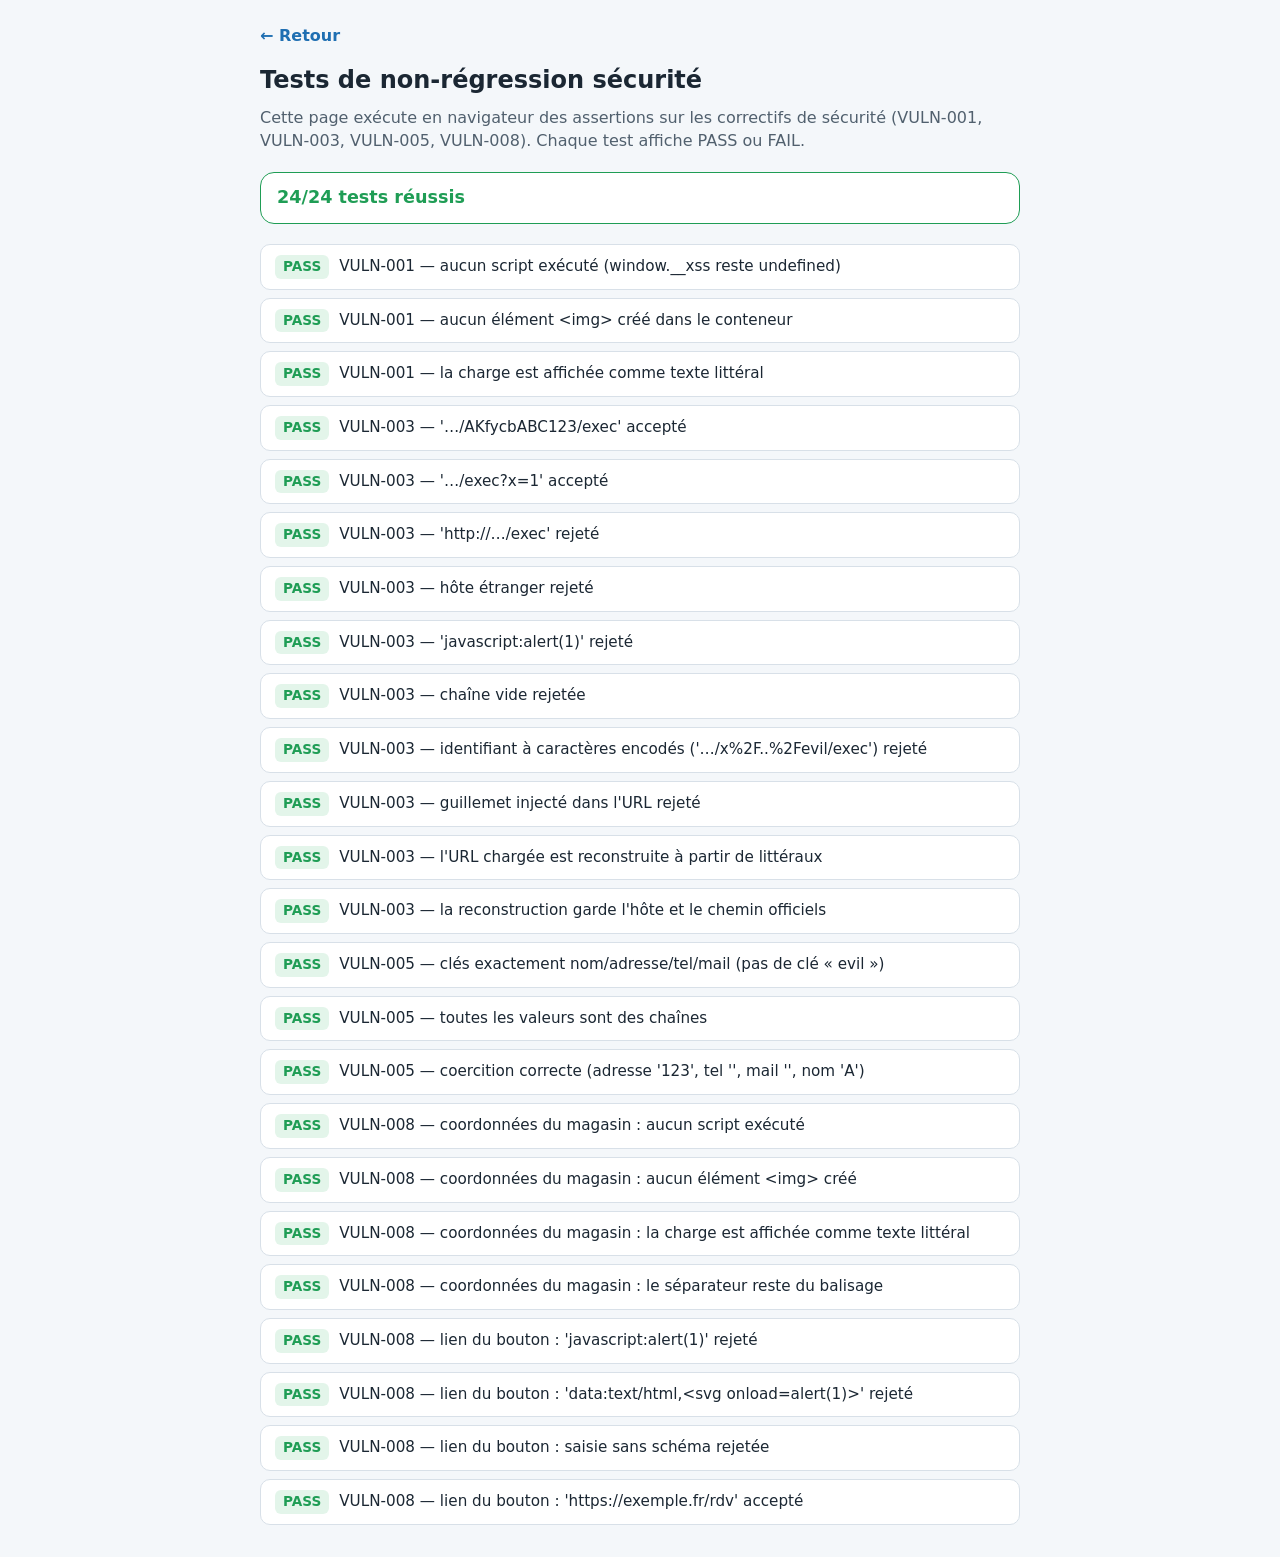
<file: tests/securite/index.html>
<!DOCTYPE html>
<html lang="fr">
<head>
  <meta charset="UTF-8">
  <meta http-equiv="Content-Security-Policy" content="default-src 'none'; script-src 'self' 'unsafe-inline'; style-src 'self' 'unsafe-inline'; font-src 'self'; img-src 'self' data:; connect-src 'self'; base-uri 'none'; form-action 'none'; object-src 'none'">
  <meta name="viewport" content="width=device-width, initial-scale=1.0">
  <title>Tests de non-régression sécurité</title>
  <style>
    :root {
      --blue: #1F6FB2;
      --ink: #1b2733;
      --bg: #f4f7fa;
      --border: #d8e0e8;
      --green: #1f9d55;
      --red: #c0392b;
      --radius: 14px;
    }
    * { box-sizing: border-box; }
    body {
      margin: 0;
      padding: 24px 16px;
      font-family: system-ui, -apple-system, "Segoe UI", Roboto, sans-serif;
      color: var(--ink);
      background: var(--bg);
      line-height: 1.45;
    }
    .wrap { max-width: 760px; margin: 0 auto; }
    .back-link {
      display: inline-block;
      margin-bottom: 16px;
      color: var(--blue);
      text-decoration: none;
      font-weight: 600;
    }
    .back-link:hover { text-decoration: underline; }
    h1 { font-size: 1.5rem; margin: 0 0 8px; }
    .intro { margin: 0 0 20px; color: #51606e; }
    #summary {
      font-weight: 700;
      font-size: 1.1rem;
      padding: 12px 16px;
      border-radius: var(--radius);
      background: #fff;
      border: 1px solid var(--border);
      margin-bottom: 20px;
    }
    #summary.ok { border-color: var(--green); color: var(--green); }
    #summary.ko { border-color: var(--red); color: var(--red); }
    ul#results { list-style: none; padding: 0; margin: 0; }
    ul#results li {
      background: #fff;
      border: 1px solid var(--border);
      border-radius: 10px;
      padding: 10px 14px;
      margin-bottom: 8px;
      font-size: .95rem;
    }
    .tag {
      display: inline-block;
      min-width: 52px;
      text-align: center;
      font-weight: 700;
      border-radius: 6px;
      padding: 2px 8px;
      margin-right: 10px;
      font-size: .85rem;
    }
    .tag.pass { background: #e3f5ea; color: var(--green); }
    .tag.fail { background: #fbe4e1; color: var(--red); }
    .hidden-host { position: absolute; left: -9999px; top: -9999px; }
    @media (max-width: 640px) {
      body { padding: 16px 12px; }
      h1 { font-size: 1.3rem; }
    }
  </style>
</head>
<body>
  <div class="wrap">
    <a class="back-link" href="../../">&larr; Retour</a>
    <h1>Tests de non-régression sécurité</h1>
    <p class="intro">
      Cette page exécute en navigateur des assertions sur les correctifs de sécurité
      (VULN-001, VULN-003, VULN-005, VULN-008). Chaque test affiche PASS ou FAIL.
    </p>
    <div id="summary">Exécution des tests…</div>
    <ul id="results"></ul>
  </div>

  <!-- Conteneur isolé pour les tests de rendu DOM (hors écran). -->
  <div class="hidden-host" id="host" aria-hidden="true"></div>

  <script>
    (function () {
      var results = document.getElementById('results');
      var passed = 0;
      var total = 0;

      function assert(label, cond) {
        total += 1;
        if (cond) { passed += 1; }
        var li = document.createElement('li');
        var tag = document.createElement('span');
        tag.className = 'tag ' + (cond ? 'pass' : 'fail');
        tag.textContent = cond ? 'PASS' : 'FAIL';
        li.appendChild(tag);
        li.appendChild(document.createTextNode(label));
        results.appendChild(li);
      }

      /* ── Correctif VULN-001 : rendu identique à renderHeader (textContent + <br> DOM). ── */
      function renderMeta(target, p) {
        var metaParts = [];
        if ((p.adresse || '').trim()) { metaParts.push(p.adresse.trim()); }
        if ((p.tel || '').trim()) { metaParts.push('Tél : ' + p.tel.trim()); }
        target.textContent = '';
        metaParts.forEach(function (part, i) {
          if (i) { target.appendChild(document.createElement('br')); }
          target.appendChild(document.createTextNode(part));
        });
      }

      /* ── Correctif VULN-003 : copie exacte de syncEndpointId / isValidSyncUrl
           et de la reconstruction de l'URL JSONP (cf. jsonp dans index.html). ── */
      var SYNC_PREFIXE = 'https://script.google.com/macros/s/';
      var SYNC_SUFFIXE = '/exec';
      var SYNC_ID = /^https:\/\/script\.google\.com\/macros\/s\/([A-Za-z0-9_-]{1,200})\/exec\/?$/;

      function syncEndpointId(u) {
        var brut = String(u == null ? '' : u).trim().split('#')[0].split('?')[0];
        var m = SYNC_ID.exec(brut);
        return m ? m[1] : '';
      }

      function isValidSyncUrl(u) {
        return syncEndpointId(u) !== '';
      }

      function srcJsonp(u) {
        return SYNC_PREFIXE + encodeURIComponent(syncEndpointId(u)) + SYNC_SUFFIXE + '?callback=cb_1';
      }

      /* ── Correctif VULN-008 : copies exactes de esc, urlOk et lienSur
           (outils/campagne-email/index.html), plus le fragment d'aperçu qui
           assemble les coordonnées du magasin dans emailHtml_. ── */
      function esc(v) {
        return String(v == null ? '' : v)
          .replace(/&/g, '&amp;').replace(/</g, '&lt;').replace(/>/g, '&gt;')
          .replace(/"/g, '&quot;');
      }

      function urlOk(u) { return /^https?:\/\/[^\s]+$/i.test(String(u || '').trim()); }

      function lienSur(u) {
        var t = String(u == null ? '' : u).trim();
        return urlOk(t) ? t : '';
      }

      function blocCoordonnees(m) {
        var coord = [m.adresse, m.tel ? 'Tél ' + m.tel : '', m.mail]
          .filter(Boolean).map(esc).join(' &#183; ');
        return '<span style="font-weight:bold;">' + esc(m.nom) + '</span>'
          + (coord ? '<br><span>' + coord + '</span>' : '');
      }

      /* ── Correctif VULN-005 : copie exacte de sanitizeProfil. ── */
      function sanitizeProfil(p) {
        if (!p || typeof p !== 'object') { return {}; }
        function s(v) { return typeof v === 'string' ? v : (v == null ? '' : String(v)); }
        return { nom: s(p.nom), adresse: s(p.adresse), tel: s(p.tel), mail: s(p.mail) };
      }

      /* ════════ (a) VULN-001 / 005 : pas d'exécution de script au rendu ════════ */
      var host = document.getElementById('host');
      var payload = '<img src=x onerror="window.__xss=1">';
      renderMeta(host, { adresse: payload, tel: '04.00.00.00.00' });

      assert('VULN-001 — aucun script exécuté (window.__xss reste undefined)',
        typeof window.__xss === 'undefined');
      assert('VULN-001 — aucun élément <img> créé dans le conteneur',
        host.getElementsByTagName('img').length === 0);
      assert('VULN-001 — la charge est affichée comme texte littéral',
        host.textContent.indexOf(payload) !== -1);

      /* ════════ (b) VULN-003 : validation de l'URL de synchronisation ════════ */
      assert("VULN-003 — '…/AKfycbABC123/exec' accepté",
        isValidSyncUrl('https://script.google.com/macros/s/AKfycbABC123/exec') === true);
      assert("VULN-003 — '…/exec?x=1' accepté",
        isValidSyncUrl('https://script.google.com/macros/s/AKfycbABC123/exec?x=1') === true);
      assert("VULN-003 — 'http://…/exec' rejeté",
        isValidSyncUrl('http://script.google.com/macros/s/x/exec') === false);
      assert("VULN-003 — hôte étranger rejeté",
        isValidSyncUrl('https://evil.example/macros/s/x/exec') === false);
      assert("VULN-003 — 'javascript:alert(1)' rejeté",
        isValidSyncUrl('javascript:alert(1)') === false);
      assert("VULN-003 — chaîne vide rejetée",
        isValidSyncUrl('') === false);
      assert("VULN-003 — identifiant à caractères encodés ('…/x%2F..%2Fevil/exec') rejeté",
        isValidSyncUrl('https://script.google.com/macros/s/x%2F..%2Fevil/exec') === false);
      assert("VULN-003 — guillemet injecté dans l'URL rejeté",
        isValidSyncUrl('https://script.google.com/macros/s/a/exec\" onload=\"alert(1)') === false);
      assert("VULN-003 — l'URL chargée est reconstruite à partir de littéraux",
        srcJsonp('https://script.google.com/macros/s/AKfycbABC123/exec?x=1')
          === 'https://script.google.com/macros/s/AKfycbABC123/exec?callback=cb_1');
      assert("VULN-003 — la reconstruction garde l'hôte et le chemin officiels",
        srcJsonp('https://script.google.com/macros/s/AKfycb-A_b9/exec')
          .indexOf('https://script.google.com/macros/s/') === 0);

      /* ════════ (c) VULN-005 : assainissement du profil importé ════════ */
      var clean = sanitizeProfil({ nom: 'A', adresse: 123, tel: null, mail: undefined, evil: 'x' });
      var keys = Object.keys(clean).sort().join(',');

      assert('VULN-005 — clés exactement nom/adresse/tel/mail (pas de clé « evil »)',
        keys === 'adresse,mail,nom,tel');
      assert('VULN-005 — toutes les valeurs sont des chaînes',
        typeof clean.nom === 'string' && typeof clean.adresse === 'string' &&
        typeof clean.tel === 'string' && typeof clean.mail === 'string');
      assert("VULN-005 — coercition correcte (adresse '123', tel '', mail '', nom 'A')",
        clean.nom === 'A' && clean.adresse === '123' && clean.tel === '' && clean.mail === '');

      /* ════════ (d) VULN-008 : aperçu de la campagne e-mail ════════ */
      var charge2 = '<img src=x onerror="window.__xss2=1">';
      var hote2 = document.createElement('div');
      host.appendChild(hote2);
      hote2.innerHTML = blocCoordonnees({
        nom: 'Magasin', adresse: charge2,
        tel: '04.00.00.00.00', mail: 'contact@exemple.fr'
      });

      assert('VULN-008 — coordonnées du magasin : aucun script exécuté',
        typeof window.__xss2 === 'undefined');
      assert('VULN-008 — coordonnées du magasin : aucun élément <img> créé',
        hote2.getElementsByTagName('img').length === 0);
      assert('VULN-008 — coordonnées du magasin : la charge est affichée comme texte littéral',
        hote2.textContent.indexOf(charge2) !== -1);
      assert('VULN-008 — coordonnées du magasin : le séparateur reste du balisage',
        hote2.textContent.indexOf('\u00b7') !== -1);

      assert("VULN-008 — lien du bouton : 'javascript:alert(1)' rejeté",
        lienSur('javascript:alert(1)') === '');
      assert("VULN-008 — lien du bouton : 'data:text/html,<svg onload=alert(1)>' rejeté",
        lienSur('data:text/html,<svg onload=alert(1)>') === '');
      assert('VULN-008 — lien du bouton : saisie sans schéma rejetée',
        lienSur('www.exemple.fr') === '');
      assert("VULN-008 — lien du bouton : 'https://exemple.fr/rdv' accepté",
        lienSur('https://exemple.fr/rdv') === 'https://exemple.fr/rdv');

      /* ── Récapitulatif ── */
      var summary = document.getElementById('summary');
      summary.textContent = passed + '/' + total + ' tests réussis';
      summary.className = (passed === total) ? 'ok' : 'ko';
    })();
  </script>
</body>
</html>
</file>
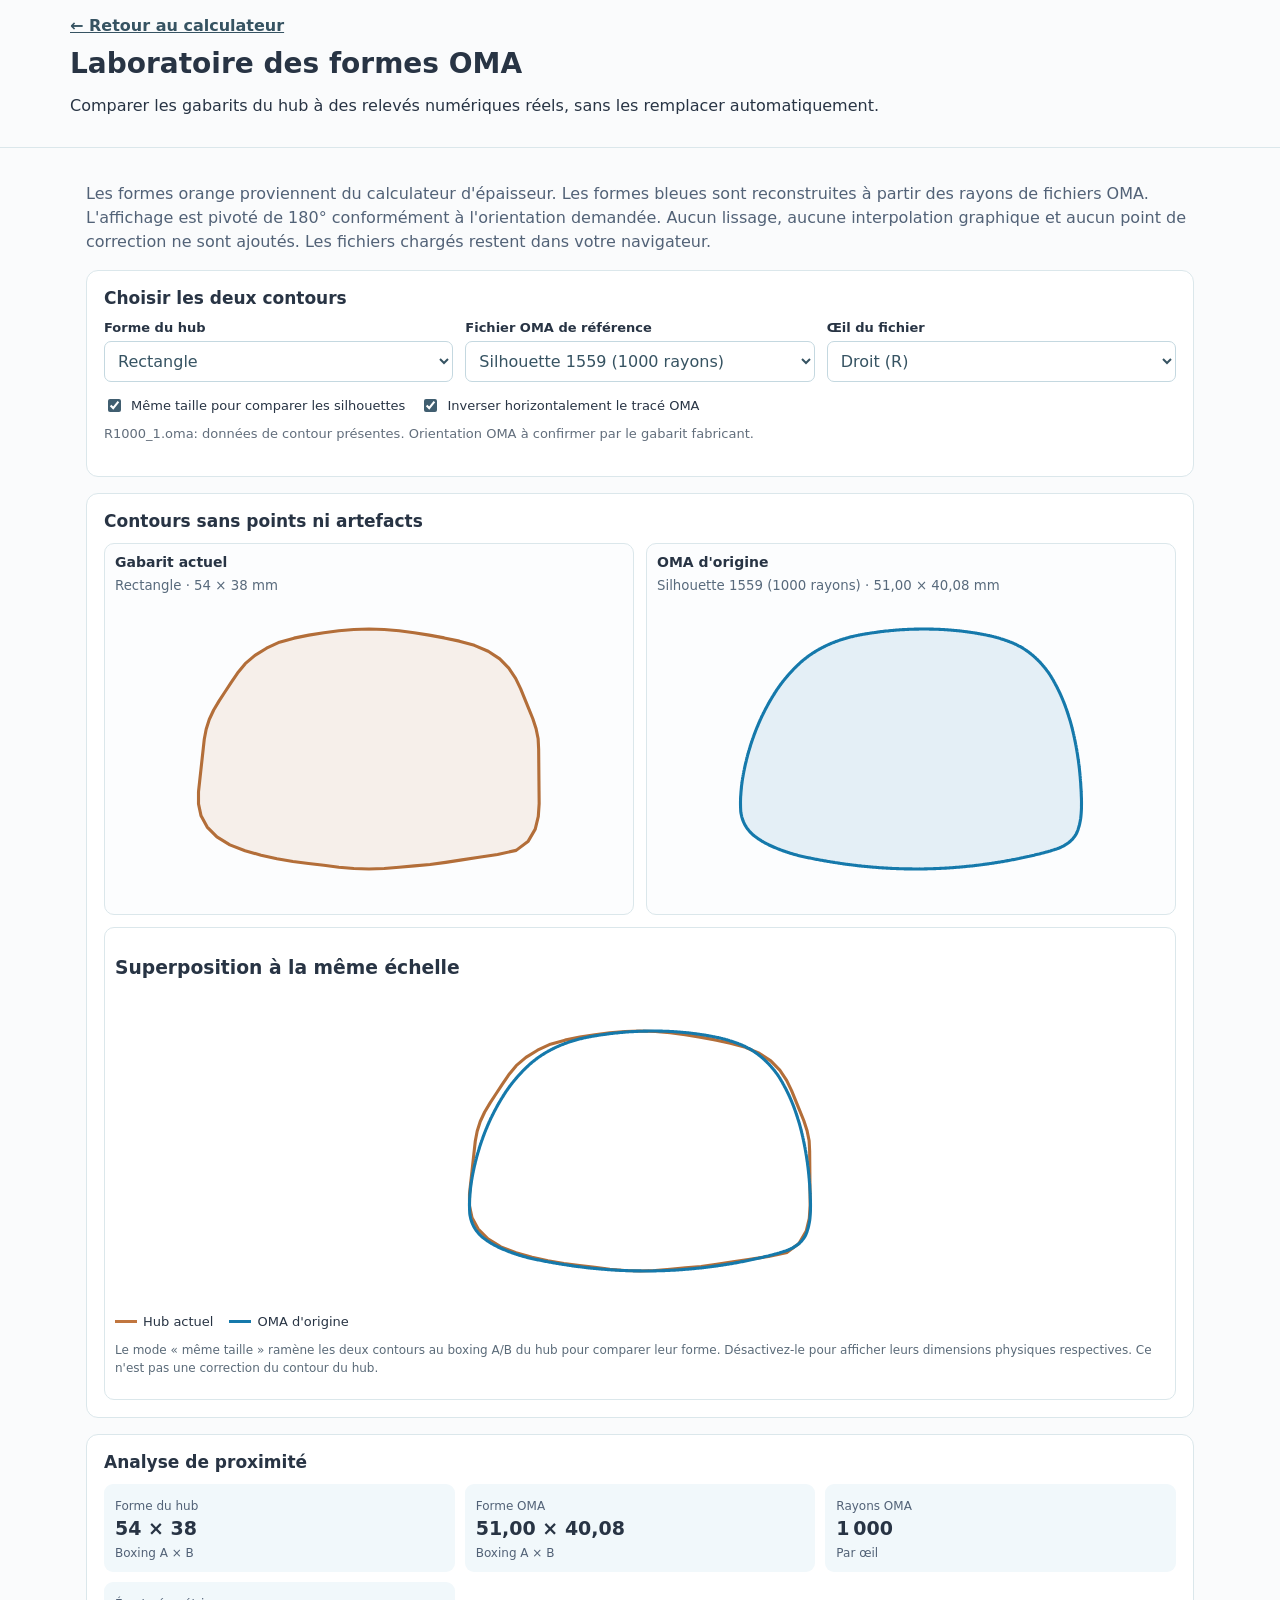
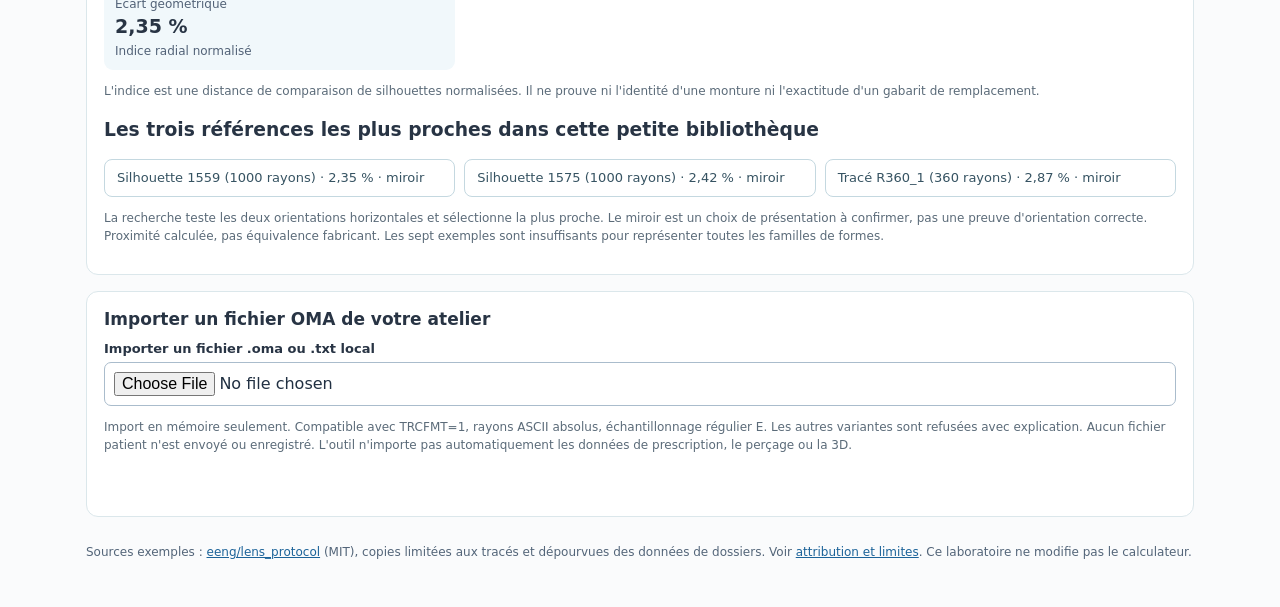
<file: docs/formes-types/oma-comparateur.html>
<!DOCTYPE html>
<html lang="fr">
<head>
  <meta charset="UTF-8">
  <meta http-equiv="Content-Security-Policy" content="default-src 'none'; script-src 'self' 'unsafe-inline'; style-src 'self' 'unsafe-inline'; connect-src 'self'; img-src 'self'; font-src 'self'; base-uri 'none'; form-action 'none'; object-src 'none'">
  <meta name="viewport" content="width=device-width, initial-scale=1.0">
  <meta name="theme-color" content="#FAFBFC">
  <title>Laboratoire de formes OMA | Épaisseur des verres</title>
  <style>
    :root{font-family:system-ui,-apple-system,"Segoe UI",sans-serif;color:#213042;background:#f3f6f9}
    *{box-sizing:border-box}body{margin:0}main{max-width:1140px;margin:auto;padding:18px 16px 48px}
    header{background:#175a92;color:#fff;padding:16px max(16px,calc((100vw - 1140px)/2))}
    header a{color:#fff;font-weight:600}h1{font-size:clamp(20px,4vw,28px);margin:12px 0 6px}
    h2{font-size:17px;margin:0 0 12px}.lede{line-height:1.5;color:#526277}
    .card{border:1px solid #cfdae4;background:#fff;border-radius:12px;padding:17px;margin:16px 0}
    .controls{display:grid;grid-template-columns:repeat(3,minmax(0,1fr));gap:12px}
    label{display:block;font-size:13px;font-weight:650;margin-bottom:6px}
    select,input[type="file"],button{font:inherit}select,input[type="file"]{width:100%;border:1px solid #aabccc;border-radius:7px;padding:9px;background:#fff;color:#213042}
    button{border:1px solid #1f6fb2;color:#175a92;background:#fff;padding:9px 12px;border-radius:8px;cursor:pointer;text-align:left}
    button:hover,button:focus-visible{background:#e6f0fa}button:disabled{opacity:.5;cursor:not-allowed}
    .actions{display:flex;gap:15px;flex-wrap:wrap;align-items:center;margin-top:14px}
    .actions label{display:flex;gap:7px;align-items:center;margin:0;font-weight:500}
    .views{display:grid;grid-template-columns:repeat(2,minmax(0,1fr));gap:12px;margin-top:12px}
    .view{min-width:0;border:1px solid #d4dee6;border-radius:10px;padding:10px;background:#fcfdfe}
    .view h3{font-size:14px;margin:0 0 5px}.view small{color:#586a7c}
    svg{display:block;width:100%;height:auto;max-height:310px}
    .over{margin-top:12px;border:1px solid #d4dee6;border-radius:10px;padding:10px}
    .legend{display:flex;gap:16px;flex-wrap:wrap;font-size:13px;margin:8px 0}
    .leg{display:inline-flex;align-items:center;gap:6px}.line{width:22px;height:0;border-top:3px solid #c1763f}
    .line.oma{border-color:#1579ab}.notice{color:#5b6b79;font-size:12px;line-height:1.5}
    .results{display:grid;grid-template-columns:repeat(3,1fr);gap:10px}
    .metric{background:#f6f9fc;border-radius:9px;padding:11px;min-width:0}
    .metric strong{display:block;font-size:19px;margin:3px 0}.metric span{font-size:12px;color:#526277}
    .ranking{display:grid;grid-template-columns:repeat(3,minmax(0,1fr));gap:9px;margin-top:12px}
    .ranking button{font-size:13px;line-height:1.4}.status{font-size:13px;color:#37536b;margin-top:11px;min-height:20px}
    a{color:#1c6399}footer{margin-top:28px;font-size:12px;color:#536579}
    @media(max-width:730px){.controls{grid-template-columns:1fr}.views{grid-template-columns:1fr}.ranking{grid-template-columns:1fr}.results{grid-template-columns:repeat(2,minmax(0,1fr))}}
  </style>
  <link rel="stylesheet" href="../../assets/css/theme-bleu-gris.css">
</head>
<body>
<header><a href="../../outils/epaisseur-verres/" id="back">← Retour au calculateur</a><h1>Laboratoire des formes OMA</h1><p>Comparer les gabarits du hub à des relevés numériques réels, sans les remplacer automatiquement.</p></header>
<main>
  <p class="lede">Les formes orange proviennent du calculateur d'épaisseur. Les formes bleues sont reconstruites à partir des rayons de fichiers OMA. L'affichage est pivoté de 180° conformément à l'orientation demandée. Aucun lissage, aucune interpolation graphique et aucun point de correction ne sont ajoutés. Les fichiers chargés restent dans votre navigateur.</p>
  <section class="card">
    <h2>Choisir les deux contours</h2>
    <div class="controls">
      <div><label for="hub">Forme du hub</label><select id="hub"></select></div>
      <div><label for="oma">Fichier OMA de référence</label><select id="oma"></select></div>
      <div><label for="side">Œil du fichier</label><select id="side"><option value="R">Droit (R)</option><option value="L">Gauche (L)</option></select></div>
    </div>
    <div class="actions">
      <label><input id="boxing" type="checkbox" checked> Même taille pour comparer les silhouettes</label>
      <label><input id="mirror" type="checkbox"> Inverser horizontalement le tracé OMA</label>
    </div>
    <p id="status" class="status" aria-live="polite">Chargement des relevés…</p>
  </section>
  <section class="card">
    <h2>Contours sans points ni artefacts</h2>
    <div class="views">
      <div class="view"><h3>Gabarit actuel</h3><small id="hub-meta"></small><svg id="hub-svg" viewBox="0 0 360 280" role="img" aria-label="Contour du hub"></svg></div>
      <div class="view"><h3>OMA d'origine</h3><small id="oma-meta"></small><svg id="oma-svg" viewBox="0 0 360 280" role="img" aria-label="Contour OMA d'origine"></svg></div>
    </div>
    <div class="over"><h3>Superposition à la même échelle</h3><svg id="overlay" viewBox="0 0 360 280" role="img" aria-label="Superposition des deux contours"></svg>
      <div class="legend"><span class="leg"><i class="line"></i>Hub actuel</span><span class="leg"><i class="line oma"></i>OMA d'origine</span></div>
      <p class="notice">Le mode « même taille » ramène les deux contours au boxing A/B du hub pour comparer leur forme. Désactivez-le pour afficher leurs dimensions physiques respectives. Ce n'est pas une correction du contour du hub.</p>
    </div>
  </section>
  <section class="card">
    <h2>Analyse de proximité</h2>
    <div class="results">
      <div class="metric"><span>Forme du hub</span><strong id="hbox">-</strong><span>Boxing A × B</span></div>
      <div class="metric"><span>Forme OMA</span><strong id="obox">-</strong><span>Boxing A × B</span></div>
      <div class="metric"><span>Rayons OMA</span><strong id="rays">-</strong><span>Par œil</span></div>
      <div class="metric"><span>Écart géométrique</span><strong id="error">-</strong><span>Indice radial normalisé</span></div>
    </div>
    <p class="notice">L'indice est une distance de comparaison de silhouettes normalisées. Il ne prouve ni l'identité d'une monture ni l'exactitude d'un gabarit de remplacement.</p>
    <h3>Les trois références les plus proches dans cette petite bibliothèque</h3>
    <div class="ranking" id="ranking"></div>
    <p class="notice">La recherche teste les deux orientations horizontales et sélectionne la plus proche. Le miroir est un choix de présentation à confirmer, pas une preuve d'orientation correcte. Proximité calculée, pas équivalence fabricant. Les sept exemples sont insuffisants pour représenter toutes les familles de formes.</p>
  </section>
  <section class="card">
    <h2>Importer un fichier OMA de votre atelier</h2>
    <label for="file">Importer un fichier .oma ou .txt local</label><input type="file" id="file" accept=".oma,.txt,text/plain">
    <p class="notice">Import en mémoire seulement. Compatible avec TRCFMT=1, rayons ASCII absolus, échantillonnage régulier E. Les autres variantes sont refusées avec explication. Aucun fichier patient n'est envoyé ou enregistré. L'outil n'importe pas automatiquement les données de prescription, le perçage ou la 3D.</p>
    <p id="import-status" class="status" aria-live="polite"></p>
  </section>
  <footer>Sources exemples : <a href="https://github.com/eeng/lens_protocol" rel="noopener noreferrer">eeng/lens_protocol</a> (MIT), copies limitées aux tracés et dépourvues des données de dossiers. Voir <a href="references-oma/NOTICE.md">attribution et limites</a>. Ce laboratoire ne modifie pas le calculateur.</footer>
</main>
<script src="oma-trace.js"></script>
<script>
(function(){
  "use strict";
  const samples=[
    ["R1000_1.oma","Silhouette 1559 (1000 rayons)"],
    ["R1000_2.oma","Silhouette 1575 (1000 rayons)"],
    ["R1000_3.oma","Silhouette 7580 (1000 rayons)"],
    ["R360_1.oma","Tracé R360_1 (360 rayons)"],
    ["R360_2.oma","Tracé R360_2 (360 rayons)"],
    ["R360_3.oma","Tracé R360_3 (360 rayons)"],
    ["STHKFMT.oma","Tracé STHKFMT (360 rayons)"]
  ];
  const trace=window.OMATrace, state={shapes:[],datasets:[],current:null};
  const id=n=>document.getElementById(n);
  const fmt=n=>n.toFixed(2).replace(".",",");
  const option=(v,t)=>{const el=document.createElement("option");el.value=v;el.textContent=t;return el};
  const escapeFilename=s=>s.replace(/[^\w. -]/g,"").slice(0,70);
  function selected(){
    const hub=state.shapes.find(s=>s.key===id("hub").value);
    const reference=state.datasets.find(d=>d.name===id("oma").value);
    const side=id("side").value;
    const oma=reference&&reference.data.traces.find(t=>t.side===side);
    return {hub,reference,oma,side};
  }
  function renderSvg(svg,drawings,scale){
    svg.replaceChildren();
    for(const item of drawings){
      if(!item.points||!item.points.length)continue;
      const d=item.points.map((p,i)=>{
        // Rotation de 180° de la vue, sans toucher aux coordonnées métier.
        const x=180-p[0]*scale,y=140+p[1]*scale;
        return (i?"L":"M")+x.toFixed(3)+" "+y.toFixed(3);
      }).join(" ")+" Z";
      const path=document.createElementNS("http://www.w3.org/2000/svg","path");
      path.setAttribute("d",d);path.setAttribute("fill",item.fill||"none");
      path.setAttribute("stroke",item.stroke);path.setAttribute("stroke-width",item.strokeWidth||2.8);
      path.setAttribute("stroke-linejoin","round");
      svg.appendChild(path);
    }
  }
  function coords(s,side){
    const sign=side==="R"?-1:1;
    return s.pts.map(p=>[p[0]*s.A/2*sign,p[1]*s.B/2]);
  }
  function omaCoords(oma,hub,side,resize,flip){
    const bb=trace.bounds(oma.points),sign=(side==="R"?-1:1)*(flip?-1:1);
    return oma.points.map(p=>{
      const x=p[0]-bb.cx,y=p[1]-bb.cy;
      return [x*sign*(resize?hub.A/bb.width:1),y*(resize?hub.B/bb.height:1)];
    });
  }
  function errorFor(hub,oma,side,flip){
    return trace.similarity(coords(hub,side),omaCoords(oma,hub,side,true,flip));
  }
  function redraw(){
    const {hub,oma,reference,side}=selected();
    if(!hub||!oma){id("status").textContent="Cette référence n'a pas de tracé pour l'œil choisi.";return;}
    const resize=id("boxing").checked,flip=id("mirror").checked;
    const h=coords(hub,side),o=omaCoords(oma,hub,side,resize,flip);
    const b=trace.bounds(oma.points);

    const scale=Math.min(308/Math.max(hub.A,resize?hub.A:b.width),228/Math.max(hub.B,resize?hub.B:b.height));
    renderSvg(id("hub-svg"),[{points:h,stroke:"#b36e39",fill:"rgba(193,118,63,.10)"}],scale);
    renderSvg(id("oma-svg"),[{points:o,stroke:"#1579ab",fill:"rgba(21,121,171,.10)"}],scale);
    renderSvg(id("overlay"),[{points:h,stroke:"#b36e39"},{points:o,stroke:"#1579ab"}],scale);
    id("hub-meta").textContent=hub.label+" · "+hub.A+" × "+hub.B+" mm";
    id("oma-meta").textContent=reference.label+" · "+fmt(b.width)+" × "+fmt(b.height)+" mm";
    id("hbox").textContent=hub.A+" × "+hub.B;
    id("obox").textContent=fmt(b.width)+" × "+fmt(b.height);
    id("rays").textContent=oma.points.length.toLocaleString("fr-FR");
    const err=errorFor(hub,oma,side,flip);
    id("error").textContent=fmt(err)+" %";
    id("status").textContent=reference.name+": données de contour présentes. Orientation OMA à confirmer par le gabarit fabricant.";
    ranking(hub,side);
  }
  function closest(hub,side){
    return state.datasets.map(d=>{
      const oma=d.data.traces.find(t=>t.side===side);
      if(!oma)return null;
      try{
        const direct=errorFor(hub,oma,side,false);
        const inverted=errorFor(hub,oma,side,true);
        return {name:d.name,label:d.label,error:Math.min(direct,inverted),flip:inverted<direct};
      }catch(e){return null}
    }).filter(Boolean).sort((a,b)=>a.error-b.error);
  }
  function recommendClosest(){
    const hub=state.shapes.find(s=>s.key===id("hub").value);
    if(!hub)return;
    const top=closest(hub,id("side").value)[0];
    if(!top)return;
    id("oma").value=top.name;
    id("mirror").checked=top.flip;
  }
  function ranking(hub,side){
    const candidates=closest(hub,side).slice(0,3);
    id("ranking").replaceChildren();
    for(const c of candidates){
      const bt=document.createElement("button");
      bt.type="button";bt.textContent=c.label+" · "+fmt(c.error)+" %"+(c.flip?" · miroir":"");
      bt.addEventListener("click",()=>{id("oma").value=c.name;id("mirror").checked=c.flip;redraw()});
      id("ranking").appendChild(bt);
    }
  }
  async function load(){
    id("status").textContent="Chargement des tracés locaux…";
    const response=await fetch("hub-shapes.json");
    if(!response.ok)throw new Error("Gabarits du hub indisponibles.");
    state.shapes=(await response.json()).shapes;
    state.shapes.forEach(s=>id("hub").appendChild(option(s.key,s.label)));
    const all=await Promise.all(samples.map(async ([name,label])=>{
      try{
        const response=await fetch("references-oma/"+name);
        if(!response.ok)throw new Error("HTTP "+response.status);
        return {name,label,data:trace.parse(await response.text())};
      }catch(e){return {name,error:e.message}}
    }));
    state.datasets=all.filter(x=>x.data);
    state.datasets.forEach(s=>id("oma").appendChild(option(s.name,s.label)));
    if(!state.datasets.length)throw new Error("Aucune référence accessible. Ouvrez cette page depuis GitHub Pages ou un serveur HTTP local.");
    id("hub").value="rectangle";
    recommendClosest();
    redraw();
    const failures=all.filter(x=>x.error);
    if(failures.length)id("status").textContent+=" "+failures.length+" référence(s) indisponible(s).";
  }
  id("hub").addEventListener("change",()=>{recommendClosest();redraw()});
  id("side").addEventListener("change",()=>{recommendClosest();redraw()});
  ["oma","boxing","mirror"].forEach(key=>id(key).addEventListener("change",redraw));
  id("file").addEventListener("change",async e=>{
    const file=e.target.files&&e.target.files[0];if(!file)return;
    if(file.size>1500000){id("import-status").textContent="Fichier refusé : taille supérieure à 1,5 Mo.";return}
    try{
      const data=trace.parse(await file.text());
      const name="import-local";
      state.datasets=state.datasets.filter(d=>d.name!==name);
      const label="Fichier local : "+escapeFilename(file.name);
      state.datasets.push({name,label,data});
      let entry=[...id("oma").options].find(o=>o.value===name);
      if(!entry)id("oma").appendChild(option(name,label));else entry.textContent=label;
      id("oma").value=name;
      const side=data.traces.find(t=>t.side==="R")?"R":data.traces[0].side;
      id("side").value=side;
      id("import-status").textContent="Import local réussi : "+data.traces.length+" œil/yeux, aucune donnée enregistrée.";
      redraw();
    }catch(err){id("import-status").textContent="Import refusé : "+err.message}
  });
  load().catch(err=>{id("status").textContent="Chargement impossible : "+err.message});
})();
</script>
</body>
</html>
</file>
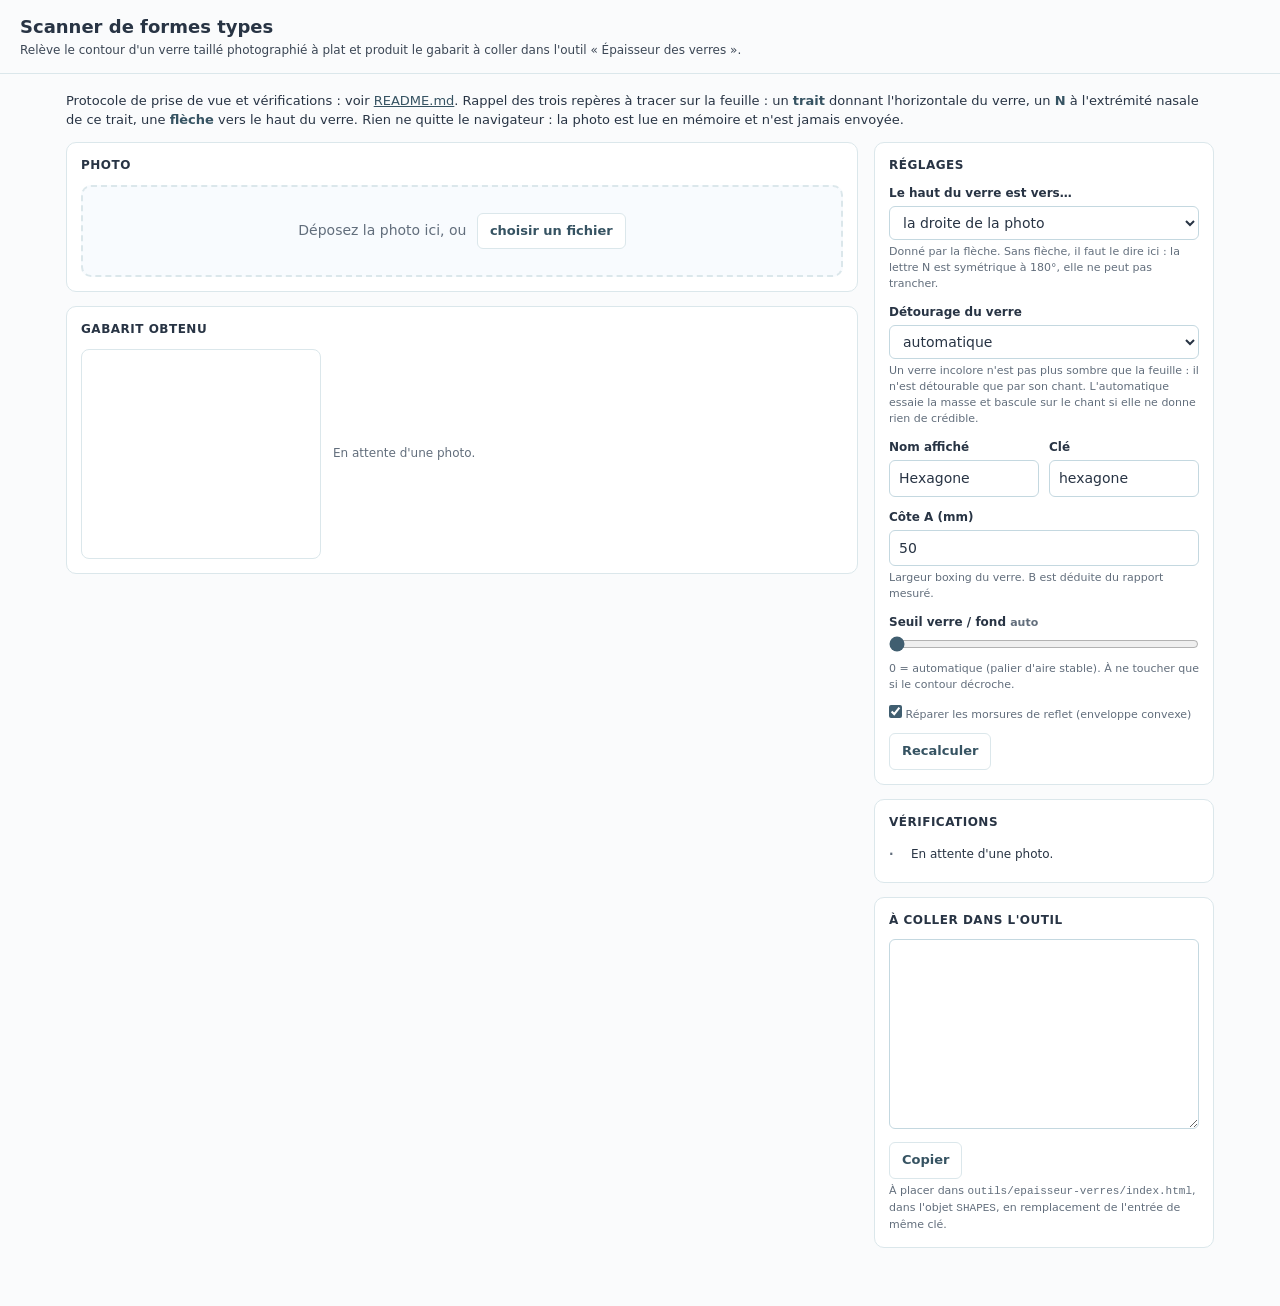
<file: docs/formes-types/scanner.html>
<!DOCTYPE html>
<html lang="fr">
<head>
  <meta charset="UTF-8">
  <meta http-equiv="Content-Security-Policy" content="default-src 'none'; script-src 'self' 'unsafe-inline'; style-src 'self' 'unsafe-inline'; font-src 'self'; img-src 'self' data:; connect-src 'self'; base-uri 'none'; form-action 'none'; object-src 'none'">
  <meta name="viewport" content="width=device-width, initial-scale=1.0">
  <title>Scanner de formes types</title>
  <style>
    :root {
      --blue: #1F6FB2; --blue-d: #175A92; --ink: #1A2A3A; --bg: #F4F7FA;
      --line: #C9D6E2; --grey: #5A6B7B; --green: #2E8B57; --warn: #B86A00;
      --font: "Avenir Next", "Segoe UI", system-ui, -apple-system, Roboto, Arial, sans-serif;
    }
    *, *::before, *::after { box-sizing: border-box; margin: 0; padding: 0; }
    body { font-family: var(--font); background: var(--bg); color: var(--ink); line-height: 1.45; font-size: 14px; }
    header { background: var(--blue); color: #fff; padding: 14px 20px; }
    header h1 { font-size: 18px; font-weight: 800; }
    header p { font-size: 12px; opacity: .9; margin-top: 2px; }
    main { max-width: 1180px; margin: 0 auto; padding: 18px 16px 60px; }
    .grid { display: grid; grid-template-columns: minmax(0, 1fr) 340px; gap: 16px; align-items: start; }
    .card { background: #fff; border: 1px solid var(--line); border-radius: 10px; padding: 14px; }
    .card + .card { margin-top: 14px; }
    .card h2 { font-size: 12px; font-weight: 800; text-transform: uppercase; letter-spacing: .5px; color: var(--grey); margin-bottom: 10px; }
    canvas { display: block; width: 100%; height: auto; background: #16242F; border-radius: 8px; }
    .field { margin-bottom: 12px; }
    .field > label { display: block; font-size: 12px; font-weight: 700; margin-bottom: 4px; }
    input[type=text], input[type=number], select {
      width: 100%; font: inherit; font-size: 14px; color: var(--ink);
      border: 1.5px solid var(--line); border-radius: 6px; padding: 7px 9px; background: #fff;
    }
    input[type=range] { width: 100%; }
    .row { display: flex; gap: 10px; }
    .row .field { flex: 1; }
    .btn { font: inherit; font-size: 13px; font-weight: 700; cursor: pointer; border: 1px solid var(--line);
      background: #fff; color: var(--blue-d); border-radius: 6px; padding: 8px 12px; }
    .btn:hover { background: var(--bg); }
    .btn.on { border-color: var(--blue); background: #EBF2FA; }
    .btn-row { display: flex; gap: 8px; flex-wrap: wrap; }
    .hint { font-size: 11px; color: var(--grey); margin-top: 4px; }
    .checks { list-style: none; font-size: 12px; }
    .checks li { padding: 5px 0 5px 22px; position: relative; border-bottom: 1px solid #EAF0F5; line-height: 1.4; }
    .checks li:last-child { border-bottom: 0; }
    .checks li::before { position: absolute; left: 0; top: 5px; font-weight: 800; }
    .checks li.ok::before { content: "\2713"; color: var(--green); }
    .checks li.ko::before { content: "\26A0"; color: var(--warn); }
    .checks li.na::before { content: "\00B7"; color: var(--grey); }
    .checks li.ko { color: #7A5500; }
    textarea { width: 100%; height: 190px; font: 12px/1.45 ui-monospace, "SF Mono", Menlo, Consolas, monospace;
      border: 1.5px solid var(--line); border-radius: 6px; padding: 8px; resize: vertical; background: #fff; color: var(--ink); }
    .apercu { display: flex; gap: 12px; align-items: center; }
    .apercu svg { background: #fff; border: 1px solid var(--line); border-radius: 8px; }
    .apercu p { font-size: 12px; color: var(--grey); }
    .drop { border: 2px dashed var(--line); border-radius: 10px; padding: 26px 16px; text-align: center; background: #F8FBFE; color: var(--grey); }
    .lead { font-size: 13px; margin-bottom: 12px; }
    .lead b { color: var(--blue-d); }
    a { color: var(--blue-d); }
    @media (max-width: 900px) { .grid { grid-template-columns: 1fr; } }
  </style>
  <link rel="stylesheet" href="../../assets/css/theme-bleu-gris.css">
</head>
<body>
  <header>
    <h1>Scanner de formes types</h1>
    <p>Relève le contour d'un verre taillé photographié à plat et produit le gabarit à coller dans l'outil « Épaisseur des verres ».</p>
  </header>

  <main>
    <p class="lead">
      Protocole de prise de vue et vérifications : voir <a href="README.md">README.md</a>.
      Rappel des trois repères à tracer sur la feuille : un <b>trait</b> donnant l'horizontale du verre,
      un <b>N</b> à l'extrémité nasale de ce trait, une <b>flèche</b> vers le haut du verre.
      Rien ne quitte le navigateur : la photo est lue en mémoire et n'est jamais envoyée.
    </p>

    <div class="grid">
      <div>
        <section class="card">
          <h2>Photo</h2>
          <div class="drop" id="drop">
            Déposez la photo ici, ou
            <label class="btn" for="fichier" style="display:inline-block;margin-left:6px;">choisir un fichier</label>
            <input type="file" id="fichier" accept="image/*" hidden>
          </div>
          <div id="zone-canvas" hidden style="margin-top:12px;">
            <canvas id="vue" width="800" height="600"></canvas>
            <p class="hint">
              Vert : contour retenu · rouge plein : contour brut avant réparation · rouge pointillé : boîte boxing ·
              bleu : l'horizontale déduite de votre trait · orange : côté nasal.
            </p>
          </div>
        </section>

        <section class="card">
          <h2>Gabarit obtenu</h2>
          <div class="apercu">
            <svg id="apercu" width="240" height="210" role="img" aria-label="Aperçu du gabarit"></svg>
            <p id="apercu-txt">En attente d'une photo.</p>
          </div>
        </section>
      </div>

      <div>
        <section class="card">
          <h2>Réglages</h2>
          <div class="field">
            <label for="haut">Le haut du verre est vers…</label>
            <select id="haut">
              <option value="d">la droite de la photo</option>
              <option value="g">la gauche de la photo</option>
            </select>
            <p class="hint">Donné par la flèche. Sans flèche, il faut le dire ici : la lettre N est symétrique à 180°, elle ne peut pas trancher.</p>
          </div>
          <div class="field">
            <label for="detour">Détourage du verre</label>
            <select id="detour">
              <option value="auto">automatique</option>
              <option value="masse">par la masse (verre teinté)</option>
              <option value="chant">par le chant (verre incolore)</option>
            </select>
            <p class="hint">Un verre incolore n'est pas plus sombre que la feuille : il n'est détourable que par son chant. L'automatique essaie la masse et bascule sur le chant si elle ne donne rien de crédible.</p>
          </div>
          <div class="row">
            <div class="field">
              <label for="nom">Nom affiché</label>
              <input type="text" id="nom" value="Hexagone" maxlength="18">
            </div>
            <div class="field">
              <label for="cle">Clé</label>
              <input type="text" id="cle" value="hexagone" maxlength="18">
            </div>
          </div>
          <div class="field">
            <label for="cotea">Côte A (mm)</label>
            <input type="number" id="cotea" value="50" min="28" max="70" step="0.5">
            <p class="hint">Largeur boxing du verre. B est déduite du rapport mesuré.</p>
          </div>
          <div class="field">
            <label for="seuil">Seuil verre / fond <span class="hint" id="seuil-val" style="display:inline;">auto</span></label>
            <input type="range" id="seuil" min="0" max="255" step="1" value="0">
            <p class="hint">0 = automatique (palier d'aire stable). À ne toucher que si le contour décroche.</p>
          </div>
          <label class="hint" for="convexe" style="display:block;margin-bottom:10px;">
            <input type="checkbox" id="convexe" checked> Réparer les morsures de reflet (enveloppe convexe)
          </label>
          <div class="btn-row">
            <button class="btn" type="button" id="recalc">Recalculer</button>
          </div>
        </section>

        <section class="card">
          <h2>Vérifications</h2>
          <ul class="checks" id="checks">
            <li class="na">En attente d'une photo.</li>
          </ul>
        </section>

        <section class="card">
          <h2>À coller dans l'outil</h2>
          <textarea id="sortie" readonly aria-label="Bloc à coller"></textarea>
          <div class="btn-row" style="margin-top:8px;">
            <button class="btn" type="button" id="copier">Copier</button>
          </div>
          <p class="hint">
            À placer dans <code>outils/epaisseur-verres/index.html</code>, dans l'objet <code>SHAPES</code>,
            en remplacement de l'entrée de même clé.
          </p>
        </section>
      </div>
    </div>
  </main>

  <script>
  (function () {
    'use strict';
    var el = function (id) { return document.getElementById(id); };
    var N = 72;              // points du gabarit final
    var M = 360;             // finesse du balayage radial
    var etat = null;         // dernier relevé

    /* ═══════════ OUTILS IMAGE ═══════════ */
    // Érosion / dilatation séparables : deux passes 1-D au lieu d'une fenêtre carrée.
    function morpho(src, W, H, R, dilate) {
      var a = new Uint8Array(W * H), b = new Uint8Array(W * H), x, y, k, v;
      for (y = 0; y < H; y++) {
        for (x = 0; x < W; x++) {
          v = dilate ? 0 : 1;
          for (k = -R; k <= R; k++) {
            var xx = x + k;
            var p = (xx < 0 || xx >= W) ? (dilate ? 0 : 0) : src[y * W + xx];
            if (dilate) { if (p) { v = 1; break; } } else if (!p) { v = 0; break; }
          }
          a[y * W + x] = v;
        }
      }
      for (y = 0; y < H; y++) {
        for (x = 0; x < W; x++) {
          v = dilate ? 0 : 1;
          for (k = -R; k <= R; k++) {
            var yy = y + k;
            var q = (yy < 0 || yy >= H) ? (dilate ? 0 : 0) : a[yy * W + x];
            if (dilate) { if (q) { v = 1; break; } } else if (!q) { v = 0; break; }
          }
          b[y * W + x] = v;
        }
      }
      return b;
    }
    // Plus grande composante connexe (4-voisins) d'un masque binaire.
    function composante(mask, W, H) {
      var lab = new Int32Array(W * H).fill(-1), pile = [], best = null, id = 0, i;
      for (i = 0; i < W * H; i++) {
        if (!mask[i] || lab[i] >= 0) { continue; }
        var aire = 0, x0 = W, x1 = -1, y0 = H, y1 = -1;
        lab[i] = id; pile.length = 0; pile.push(i);
        while (pile.length) {
          var k = pile.pop(), kx = k % W, ky = (k - kx) / W;
          aire++;
          if (kx < x0) { x0 = kx; } if (kx > x1) { x1 = kx; }
          if (ky < y0) { y0 = ky; } if (ky > y1) { y1 = ky; }
          if (kx > 0 && mask[k - 1] && lab[k - 1] < 0) { lab[k - 1] = id; pile.push(k - 1); }
          if (kx < W - 1 && mask[k + 1] && lab[k + 1] < 0) { lab[k + 1] = id; pile.push(k + 1); }
          if (ky > 0 && mask[k - W] && lab[k - W] < 0) { lab[k - W] = id; pile.push(k - W); }
          if (ky < H - 1 && mask[k + W] && lab[k + W] < 0) { lab[k + W] = id; pile.push(k + W); }
        }
        if (!best || aire > best.aire) { best = { id: id, aire: aire, x0: x0, y0: y0, x1: x1, y1: y1 }; }
        id++;
      }
      return best ? { c: best, lab: lab } : null;
    }
    function luminance(data, n) {
      var lum = new Float32Array(n), i;
      for (i = 0; i < n; i++) { lum[i] = 0.299 * data[i * 4] + 0.587 * data[i * 4 + 1] + 0.114 * data[i * 4 + 2]; }
      return lum;
    }
    function dessine(img, max) {
      var k = Math.min(1, max / Math.max(img.width, img.height));
      var c = document.createElement('canvas');
      c.width = Math.round(img.width * k); c.height = Math.round(img.height * k);
      var g = c.getContext('2d', { willReadFrequently: true });
      g.drawImage(img, 0, 0, c.width, c.height);
      return { c: c, g: g, W: c.width, H: c.height };
    }
    // Moyenne 3 × 3 : ôte le grain JPEG avant la dérivation, sans quoi le bruit pèse autant que
    // le chant du verre dans le dégradé.
    function flou3(lum, W, H) {
      var out = new Float32Array(W * H), x, y, dx, dy;
      for (y = 0; y < H; y++) {
        for (x = 0; x < W; x++) {
          var s = 0, m = 0;
          for (dy = -1; dy <= 1; dy++) {
            for (dx = -1; dx <= 1; dx++) {
              var ux = x + dx, uy = y + dy;
              if (ux < 0 || uy < 0 || ux >= W || uy >= H) { continue; }
              s += lum[uy * W + ux]; m++;
            }
          }
          out[y * W + x] = s / m;
        }
      }
      return out;
    }
    // Module du dégradé (Sobel). Une ombre portée est une variation lente : elle n'y ressort
    // presque pas, alors que le chant du verre, lui, est une marche de quelques pixels.
    function gradient(lum, W, H) {
      var out = new Float32Array(W * H), x, y;
      for (y = 1; y < H - 1; y++) {
        for (x = 1; x < W - 1; x++) {
          var a = lum[(y - 1) * W + x - 1], b = lum[(y - 1) * W + x], c = lum[(y - 1) * W + x + 1];
          var d = lum[y * W + x - 1], f = lum[y * W + x + 1];
          var g = lum[(y + 1) * W + x - 1], h = lum[(y + 1) * W + x], i = lum[(y + 1) * W + x + 1];
          var gx = (c + 2 * f + i) - (a + 2 * d + g);
          var gy = (g + 2 * h + i) - (a + 2 * b + c);
          out[y * W + x] = Math.sqrt(gx * gx + gy * gy);
        }
      }
      return out;
    }
    // Valeur au-dessus de laquelle se trouve la fraction (1 − p) des pixels, par histogramme.
    // Le masque, quand il est fourni, restreint le calcul : hors de la feuille, le veinage du
    // plateau pèse plus lourd que le chant du verre et tirerait tous les centiles vers le haut.
    function centile(v, n, p, masque) {
      var mx = 0, i, cnt = 0, hist = new Int32Array(257);
      for (i = 0; i < n; i++) {
        if (masque && !masque[i]) { continue; }
        cnt++; if (v[i] > mx) { mx = v[i]; }
      }
      if (mx <= 0 || !cnt) { return 0; }
      for (i = 0; i < n; i++) {
        if (masque && !masque[i]) { continue; }
        hist[Math.round(v[i] * 256 / mx)]++;
      }
      var acc = 0, cible = cnt * p, b;
      for (b = 0; b <= 256; b++) { acc += hist[b]; if (acc >= cible) { return b * mx / 256; } }
      return mx;
    }
    // La feuille : tout ce qui n'est pas franchement plus sombre que le gros de l'image, plus
    // grande composante, refermée puis rebouchée. Sert à tenir hors jeu ce qui entoure la feuille
    // — plateau de table, sol — dont les pixels sombres fausseraient la mesure du trait et dont
    // le veinage noierait le chant du verre dans le dégradé. Rendue nulle si elle ne couvre pas
    // au moins un tiers du cadre : c'est qu'il n'y a pas de feuille à distinguer.
    // La fermeture est indispensable : les repères tracés sont sombres, donc absents du masque
    // clair, et un trait qui court jusqu'au bord de la photo y ouvre une entaille franche. Sans
    // elle, le trait — c'est-à-dire la mesure elle-même — serait tenu hors de la feuille. Elle ne
    // peut annexer que du SOMBRE : sans cette réserve, un reflet vif sur le plateau voisin, clair
    // lui aussi, se retrouverait recollé à la feuille et se ferait prendre pour le verre.
    function feuille(lum, W, H) {
      var n = W * H, i, clair = new Uint8Array(n);
      var Tf = centile(lum, n, 0.5, null) * 0.6;
      for (i = 0; i < n; i++) { clair[i] = lum[i] > Tf ? 1 : 0; }
      var res = composante(clair, W, H);
      if (!res || res.c.aire < n * 0.34) { return null; }
      var m = new Uint8Array(n);
      for (i = 0; i < n; i++) { m[i] = res.lab[i] === res.c.id ? 1 : 0; }
      var rf = Math.max(3, Math.round(W / 70));
      var ferme = morpho(morpho(m, W, H, rf, true), W, H, rf, false);
      for (i = 0; i < n; i++) { m[i] = (m[i] || (ferme[i] && !clair[i])) ? 1 : 0; }
      return remplitTrous(m, W, H);
    }
    // Remplit ce que le masque enferme : tout pixel éteint qui ne communique pas avec le bord de
    // l'image est à l'intérieur d'un contour fermé, donc dans le verre.
    function remplitTrous(mask, W, H) {
      var n = W * H, vu = new Uint8Array(n), pile = [], i, x, y;
      for (x = 0; x < W; x++) {
        for (i = 0; i < 2; i++) {
          var q0 = i ? (H - 1) * W + x : x;
          if (!mask[q0] && !vu[q0]) { vu[q0] = 1; pile.push(q0); }
        }
      }
      for (y = 0; y < H; y++) {
        for (i = 0; i < 2; i++) {
          var q1 = i ? y * W + W - 1 : y * W;
          if (!mask[q1] && !vu[q1]) { vu[q1] = 1; pile.push(q1); }
        }
      }
      while (pile.length) {
        var k = pile.pop(), kx = k % W, ky = (k - kx) / W;
        if (kx > 0 && !mask[k - 1] && !vu[k - 1]) { vu[k - 1] = 1; pile.push(k - 1); }
        if (kx < W - 1 && !mask[k + 1] && !vu[k + 1]) { vu[k + 1] = 1; pile.push(k + 1); }
        if (ky > 0 && !mask[k - W] && !vu[k - W]) { vu[k - W] = 1; pile.push(k - W); }
        if (ky < H - 1 && !mask[k + W] && !vu[k + W]) { vu[k + W] = 1; pile.push(k + W); }
      }
      var out = new Uint8Array(n);
      for (i = 0; i < n; i++) { out[i] = (mask[i] || !vu[i]) ? 1 : 0; }
      return out;
    }
    // Ce à quoi doit ressembler une composante qui est bien le verre : une tache franche, qui ne
    // touche pas le bord du cadre, et surtout qui REMPLIT sa boîte. C'est ce dernier point qui
    // écarte le plateau de bois, l'ombre portée et l'éperon laissé par le trait d'horizontale :
    // un verre taillé occupe plus des trois quarts de sa boîte, un artefact allongé bien moins.
    function vraisemblable(c, W, H) {
      var n = W * H, m = Math.round(Math.min(W, H) * 0.01) + 1;
      if (c.aire < n * 0.008 || c.aire > n * 0.55) { return false; }
      if (c.x0 < m || c.y0 < m || c.x1 > W - 1 - m || c.y1 > H - 1 - m) { return false; }
      var lw = c.x1 - c.x0 + 1, lh = c.y1 - c.y0 + 1, rap = lw / lh;
      if (rap < 0.3 || rap > 3.3) { return false; }
      return c.aire > 0.62 * lw * lh;
    }
    /* ═══════════ DÉTOURAGE PAR LE CHANT (verre transparent) ═══════════
       Un verre incolore posé sur une feuille blanche n'est pas plus sombre qu'elle : le seuillage
       en niveau absolu ne voit rien, et retient le plateau de la table ou l'ombre du téléphone.
       Seul son chant marque, en variation locale. On part donc du dégradé, on referme le tour du
       verre, et on remplit ce qu'il enferme. Le trait d'horizontale est refermé lui aussi et
       laisse un éperon hors du verre : l'ouverture finale l'efface, et son rayon est augmenté
       jusqu'à ce que la composante remplisse enfin sa boîte. */
    function parChant(lum, W, H, dansFeuille) {
      var n = W * H, gm = gradient(flou3(lum, W, H), W, H);
      var seuils = [0.90, 0.95, 0.85], p, rc, R, i;
      // le bord de la feuille est un chant lui aussi : on l'érode, sinon il referme un contour
      // autour de la feuille entière et le remplissage avale toute la photo.
      var dedans = dansFeuille ? morpho(dansFeuille, W, H, Math.max(3, Math.round(W / 150)), false) : null;
      for (p = 0; p < seuils.length; p++) {
        var te = centile(gm, n, seuils[p], dedans), E0 = new Uint8Array(n);
        for (i = 0; i < n; i++) { E0[i] = (gm[i] > te && (!dedans || dedans[i])) ? 1 : 0; }
        for (rc = 2; rc <= 3; rc++) {
          var ferme = morpho(morpho(E0, W, H, rc, true), W, H, rc, false);
          var plein = remplitTrous(ferme, W, H);
          // Le rayon d'ouverture se lit au palier, comme le seuil : tant qu'il ne fait que ronger
          // l'éperon laissé par le trait, la composante remplit de mieux en mieux sa boîte ; une
          // fois l'éperon parti, le taux ne bouge plus et tout rayon en plus n'arrondit que les
          // angles du verre. On prend donc le plus petit rayon du palier.
          var cand = [], taux = [], mieux = 0;
          for (R = 3; R <= 8; R++) {
            var c = composante(morpho(morpho(plein, W, H, R, false), W, H, R, true), W, H);
            var t = c ? c.c.aire / ((c.c.x1 - c.c.x0 + 1) * (c.c.y1 - c.c.y0 + 1)) : 0;
            cand.push(c); taux.push(t);
            if (t > mieux) { mieux = t; }
          }
          for (R = 0; R < cand.length; R++) {
            if (taux[R] >= mieux - 0.015 && cand[R] && vraisemblable(cand[R].c, W, H)) { return cand[R]; }
          }
        }
      }
      return null;
    }

    /* ═══════════ SEUIL AUTOMATIQUE ═══════════
       Le bon seuil est celui du palier : tant qu'il ne fait que noyer le chant du verre, l'aire
       détectée ne bouge pas ; en dessous le verre se disloque, au-dessus il avale les ombres. */
    function seuilAuto(lum, W, H) {
      var n = W * H, essais = [], T, i;
      for (T = 50; T <= 215; T += 5) {
        var m = new Uint8Array(n);
        for (i = 0; i < n; i++) { m[i] = lum[i] < T ? 1 : 0; }
        var o = morpho(morpho(m, W, H, 2, false), W, H, 2, true);
        var r = composante(o, W, H);
        essais.push({ T: T, aire: r ? r.c.aire : 0 });
      }
      var run = null, k = 0;
      while (k < essais.length) {
        if (essais[k].aire < n * 0.01) { k++; continue; }
        var j = k;
        while (j + 1 < essais.length && essais[j + 1].aire > n * 0.01 &&
               Math.abs(essais[j + 1].aire - essais[k].aire) / essais[k].aire < 0.10) { j++; }
        if (!run || j - k > run[1] - run[0]) { run = [k, j]; }
        k = j + 1;
      }
      return run ? essais[Math.round((run[0] + run[1]) / 2)].T : 110;
    }

    /* ═══════════ RELEVÉ ═══════════ */
    function releve(img, opts) {
      var gr = dessine(img, 1100), W = gr.W, H = gr.H, n = W * H, i;
      var lum = luminance(gr.g.getImageData(0, 0, W, H).data, n);
      var dansFeuille = feuille(lum, W, H);
      var sombre = function (seuil) {
        var m = new Uint8Array(n), k;
        for (k = 0; k < n; k++) { m[k] = (lum[k] < seuil && (!dansFeuille || dansFeuille[k])) ? 1 : 0; }
        return m;
      };

      // ── détourage : par la masse (verre teinté, plus sombre que la feuille) ou par le chant ──
      var res = null, voie = 'masse', T = 0;
      if (opts.detour !== 'chant') {
        var petit = dessine(img, 420), nP = petit.W * petit.H, j;
        var lumP = luminance(petit.g.getImageData(0, 0, petit.W, petit.H).data, nP);
        var feuilleP = feuille(lumP, petit.W, petit.H);
        // hors feuille, on force le blanc : le palier d'aire cherché est celui du verre, pas celui
        // du plateau de la table, qui est plus sombre que tout et raflerait la mesure.
        if (feuilleP) { for (j = 0; j < nP; j++) { if (!feuilleP[j]) { lumP[j] = 255; } } }
        T = opts.seuil > 0 ? opts.seuil : seuilAuto(lumP, petit.W, petit.H);
        // l'ouverture efface le trait tracé sans entamer le verre
        var masse = composante(morpho(morpho(sombre(T), W, H, 3, false), W, H, 3, true), W, H);
        if (masse && (opts.detour === 'masse' || vraisemblable(masse.c, W, H))) { res = masse; }
      }
      if (!res && opts.detour !== 'masse') {
        res = parChant(lum, W, H, dansFeuille);
        voie = 'chant';
        // Sur un verre incolore, le palier d'aire ne veut rien dire : il n'y a pas de masse à
        // séparer du fond. Le seuil ne sert plus alors qu'à isoler les repères tracés, qui sont
        // à l'encre noire — nettement plus sombres que la feuille, ombre portée comprise.
        T = opts.seuil > 0 ? opts.seuil
          : Math.max(40, Math.min(150, Math.round(centile(lum, n, 0.5, dansFeuille) * 0.55)));
      }
      if (!res || res.c.aire < n * 0.008) { return { err: 'Verre non détecté. Ajustez le seuil à la main, ou forcez le mode de détourage.' }; }
      var brut = sombre(T);
      var verre = res.c, lab = res.lab, idV = verre.id;

      // ── le trait : ACP sur les pixels sombres HORS du verre, là où il ne reste que lui ──
      // On écarte le verre lui-même, un peu dilaté, et non sa boîte élargie : le trait ne sort du
      // verre que par deux bouts, et les rogner encore ne laisse pas de quoi mesurer un angle.
      // La fenêtre, elle, borne la recherche à 1,6 boîte autour du verre : ce qui traîne au loin
      // dans le cadre — bord de la feuille, ombre d'angle — entrerait sinon dans la mesure.
      var mx = (verre.x0 + verre.x1) / 2, my = (verre.y0 + verre.y1) / 2;
      var fx = (verre.x1 - verre.x0) * 1.6, fy = (verre.y1 - verre.y0) * 1.6;
      var rD = Math.max(2, Math.round(0.03 * Math.max(verre.x1 - verre.x0, verre.y1 - verre.y0)));
      var mVerre = new Uint8Array(n);
      for (i = 0; i < n; i++) { mVerre[i] = lab[i] === idV ? 1 : 0; }
      var abords = morpho(mVerre, W, H, rD, true);
      var hors = [], x, y;
      for (y = 0; y < H; y++) {
        for (x = 0; x < W; x++) {
          if (!brut[y * W + x] || abords[y * W + x]) { continue; }
          if (Math.abs(x - mx) > fx || Math.abs(y - my) > fy) { continue; }
          hors.push(x); hors.push(y);
        }
      }
      var cnt = hors.length / 2;
      if (cnt < 60) { return { err: 'Trait d\'horizontale introuvable : tracez-le bien au-delà du verre, des deux côtés.' }; }

      // ── on ne garde, de ce sombre, que ce qui a l'allure d'un trait ──
      // Le N et la flèche sont des taches ramassées, le trait est long et mince : un tri sur la
      // forme les sépare proprement. Les écarter ici vaut mieux que d'y résister plus loin, car
      // une tache compacte tire une ACP d'autant plus fort qu'elle en est loin — et la flèche,
      // tracée en marge, est justement loin. Si le tri ne laisse rien, on garde tout : mieux vaut
      // une mesure discutable, que les vérifications signaleront, que pas de mesure du tout.
      var mh = new Uint8Array(n), pile2 = [], vus = new Uint8Array(n), filtre = [], k3;
      var pasx = [1, -1, 0, 0], pasy = [0, 0, 1, -1];
      var diag = Math.sqrt((verre.x1 - verre.x0) * (verre.x1 - verre.x0) +
                           (verre.y1 - verre.y0) * (verre.y1 - verre.y0));
      for (i = 0; i < cnt; i++) { mh[hors[i * 2 + 1] * W + hors[i * 2]] = 1; }
      for (i = 0; i < cnt; i++) {
        var d0 = hors[i * 2 + 1] * W + hors[i * 2];
        if (vus[d0]) { continue; }
        var amas = [];
        vus[d0] = 1; pile2.length = 0; pile2.push(d0);
        while (pile2.length) {
          var q2 = pile2.pop(); amas.push(q2);
          var q2x = q2 % W, q2y = (q2 - q2x) / W;
          for (k3 = 0; k3 < 4; k3++) {
            var vx = q2x + pasx[k3], vy = q2y + pasy[k3];
            if (vx < 0 || vy < 0 || vx >= W || vy >= H) { continue; }
            var q3 = vy * W + vx;
            if (mh[q3] && !vus[q3]) { vus[q3] = 1; pile2.push(q3); }
          }
        }
        var m2 = amas.length, gx2 = 0, gy2 = 0, xx = 0, yy = 0, xy = 0, ax3, ay3;
        for (k3 = 0; k3 < m2; k3++) { ax3 = amas[k3] % W; gx2 += ax3; gy2 += (amas[k3] - ax3) / W; }
        gx2 /= m2; gy2 /= m2;
        for (k3 = 0; k3 < m2; k3++) {
          ax3 = amas[k3] % W; ay3 = (amas[k3] - ax3) / W;
          xx += (ax3 - gx2) * (ax3 - gx2); yy += (ay3 - gy2) * (ay3 - gy2); xy += (ax3 - gx2) * (ay3 - gy2);
        }
        xx /= m2; yy /= m2; xy /= m2;
        var tr2 = xx + yy, rac = Math.sqrt(Math.max(0, tr2 * tr2 / 4 - (xx * yy - xy * xy)));
        var l1 = tr2 / 2 + rac, l2 = tr2 / 2 - rac;
        if (l2 > 0 && l1 < 64 * l2) { continue; }               // trop ramassé : une lettre, une flèche
        if (Math.sqrt(Math.max(0, l1)) * 3.46 < 0.3 * diag) { continue; }   // trop court : poussière, éclat
        for (k3 = 0; k3 < m2; k3++) { ax3 = amas[k3] % W; filtre.push(ax3); filtre.push((amas[k3] - ax3) / W); }
      }
      // Le N reste cherché sur le sombre NON trié : c'est justement une tache ramassée.
      var horsN = hors, cntN = cnt;
      if (filtre.length >= 200) { hors = filtre; cnt = hors.length / 2; }
      // Amorce : le trait est le seul repère qui TRAVERSE le verre. On cherche donc, parmi toutes
      // les droites qui passent par le verre, celle qui en suit le plus LONGUEMENT du noir — un
      // balayage en angle et en décalage, le décalage étant borné à ce qui traverse encore le
      // verre, et la note étant le nombre de cellules occupées le long de la droite.
      // Une ACP d'emblée sur tout ce qui est sombre partirait de travers, car la flèche pèse
      // presque autant de pixels que le trait et lui est perpendiculaire. Et compter les pixels
      // plutôt que la longueur ne suffit pas non plus : la pointe de la flèche est une tache
      // compacte que n'importe quelle droite la traversant ramasse d'un coup, alors qu'elle ne
      // s'étire sur rien. La longueur, elle, ne se triche pas : c'est ce qui fait un trait.
      var cx = mx, cy = my, th = 0, dx = 1, dy = 0, garde = null, pas, deg, b;
      var bande = Math.max(4, W / 90);
      var rmax = 0.45 * Math.min(verre.x1 - verre.x0, verre.y1 - verre.y0);
      var nb = Math.ceil(rmax / bande), nr = 2 * nb + 1;
      var porte = Math.ceil(Math.sqrt(fx * fx + fy * fy) / bande), nc2 = 2 * porte + 1;
      var occ = new Uint8Array(nr * nc2), meilleur = -1, rho = 0;
      for (deg = 0; deg < 180; deg++) {
        var t0 = deg * Math.PI / 180, c0 = Math.cos(t0), s0 = Math.sin(t0);
        occ.fill(0);
        for (i = 0; i < cnt; i++) {
          var ux = hors[i * 2] - mx, uy = hors[i * 2 + 1] - my;
          var e = -s0 * ux + c0 * uy;
          if (Math.abs(e) > rmax) { continue; }
          var cel = Math.round((c0 * ux + s0 * uy) / bande) + porte;
          if (cel < 0 || cel >= nc2) { continue; }
          var b0 = Math.round(e / bande) + nb, k2;
          for (k2 = b0 - 1; k2 <= b0 + 1; k2++) {
            if (k2 >= 0 && k2 < nr && occ[k2 * nc2 + cel] < 2) { occ[k2 * nc2 + cel]++; }
          }
        }
        for (b = 0; b < nr; b++) {
          var lg = 0, cc;
          for (cc = 0; cc < nc2; cc++) { if (occ[b * nc2 + cc] > 1) { lg++; } }
          if (lg > meilleur) { meilleur = lg; th = t0; rho = (b - nb) * bande; }
        }
      }
      dx = Math.cos(th); dy = Math.sin(th);
      cx = mx - Math.sin(th) * rho; cy = my + Math.cos(th) * rho;
      // Puis affinage par ACP, resserrée par paliers sur ce qui reste près de l'axe : il ne reste
      // alors que le trait, et le N ne sert plus qu'à ce pour quoi il est là — dire le nasal.
      var paliers = [bande * 1.5, bande, bande * 0.8];
      for (pas = 0; pas < paliers.length; pas++) {
        var pris = new Uint8Array(cnt), gx = 0, gy = 0, ng = 0, tol = paliers[pas];
        for (i = 0; i < cnt; i++) {
          if (Math.abs(-dy * (hors[i * 2] - cx) + dx * (hors[i * 2 + 1] - cy)) > tol) { continue; }
          pris[i] = 1; gx += hors[i * 2]; gy += hors[i * 2 + 1]; ng++;
        }
        if (ng < 60) { break; }        // resserrage impossible : on garde la mesure précédente
        garde = pris; cx = gx / ng; cy = gy / ng;
        var sxx = 0, syy = 0, sxy = 0;
        for (i = 0; i < cnt; i++) {
          if (!garde[i]) { continue; }
          var a = hors[i * 2] - cx, b = hors[i * 2 + 1] - cy;
          sxx += a * a; syy += b * b; sxy += a * b;
        }
        th = 0.5 * Math.atan2(2 * sxy, sxx - syy);
        dx = Math.cos(th); dy = Math.sin(th);
      }
      var ntrait = 0;                  // ce qui porte vraiment la mesure d'angle
      for (i = 0; i < cnt; i++) {
        if (Math.abs(-dy * (hors[i * 2] - cx) + dx * (hors[i * 2 + 1] - cy)) <= W / 100) { ntrait++; }
      }
      // ── le « N » : la tache compacte écartée du trait ──
      var nx = 0, ny = 0, nc = 0;
      for (i = 0; i < cntN; i++) {
        var ax2 = horsN[i * 2] - cx, by2 = horsN[i * 2 + 1] - cy;
        if (Math.abs(-dy * ax2 + dx * by2) > 12) { nx += horsN[i * 2]; ny += horsN[i * 2 + 1]; nc++; }
      }
      var aN = nc > 20 ? ((nx / nc - cx) * dx + (ny / nc - cy) * dy) : 0;
      if (aN > 0) { dx = -dx; dy = -dy; }          // nasal en −x canonique
      var sg = opts.haut === 'g' ? 1 : -1;
      var e1 = [dx, dy], e2 = [sg * dy, -sg * dx];
      var versRep = function (px, py) {
        var u = px - mx, v = py - my;
        return [u * e1[0] + v * e1[1], u * e2[0] + v * e2[1]];
      };
      var versImg = function (X, Y) { return [mx + X * e1[0] + Y * e2[0], my + X * e1[1] + Y * e2[1]]; };

      // ── boîte boxing dans le repère redressé ──
      var X0 = 1e9, X1 = -1e9, Y0 = 1e9, Y1 = -1e9;
      for (y = verre.y0; y <= verre.y1; y++) {
        for (x = verre.x0; x <= verre.x1; x++) {
          if (lab[y * W + x] !== idV) { continue; }
          var p = versRep(x, y);
          if (p[0] < X0) { X0 = p[0]; } if (p[0] > X1) { X1 = p[0]; }
          if (p[1] < Y0) { Y0 = p[1]; } if (p[1] > Y1) { Y1 = p[1]; }
        }
      }
      var bcx = (X0 + X1) / 2, bcy = (Y0 + Y1) / 2, ax = (X1 - X0) / 2, ay = (Y1 - Y0) / 2;

      // ── contour au rayon, de l'extérieur vers l'intérieur ──
      var r = [], k;
      for (k = 0; k < M; k++) {
        var phi = 2 * Math.PI * k / M, c1 = Math.cos(phi), s1 = Math.sin(phi);
        var lim = Math.min(Math.abs(c1) > 1e-6 ? 1 / Math.abs(c1) : 9, Math.abs(s1) > 1e-6 ? 1 / Math.abs(s1) : 9);
        var last = 0;
        for (var t = lim; t >= 0.05; t -= 0.002) {
          var q = versImg(bcx + c1 * t * ax, bcy + s1 * t * ay);
          var qx = Math.round(q[0]), qy = Math.round(q[1]);
          if (qx < 0 || qy < 0 || qx >= W || qy >= H) { continue; }
          if (lab[qy * W + qx] === idV) { last = t; break; }
        }
        r.push(last);
      }
      var rBrut = r.slice(), repare = 0;
      if (opts.convexe) { repare = enveloppe(r); }

      // ── lissage : série de Fourier tronquée, puis 72 points ──
      var lisse = fourier(r, 16, N);
      var nmx = 0, nmy = 0;
      for (k = 0; k < N; k++) {
        var t2 = 2 * Math.PI * k / N;
        nmx = Math.max(nmx, Math.abs(Math.cos(t2) * lisse[k]));
        nmy = Math.max(nmy, Math.abs(Math.sin(t2) * lisse[k]));
      }
      var pts = [];
      for (k = 0; k < N; k++) {
        var t3 = 2 * Math.PI * k / N;
        pts.push([Math.round(Math.cos(t3) * lisse[k] / nmx * 1000) / 1000,
                  Math.round(Math.sin(t3) * lisse[k] / nmy * 1000) / 1000]);
      }
      return {
        canvas: gr.c, W: W, H: H, T: T, seuilAuto: opts.seuil <= 0,
        versImg: versImg, bcx: bcx, bcy: bcy, ax: ax, ay: ay,
        angle: Math.atan2(e1[1], e1[0]) * 180 / Math.PI,
        aspect: ax / ay, r: r, rBrut: rBrut, lisse: lisse, pts: pts,
        repare: repare, ntrait: ntrait, aire: verre.aire / n, voie: voie
      };
    }

    // Enveloppe convexe : un verre taillé a un contour convexe, donc toute rentrée est un
    // artefact de prise de vue. Au-delà de 9 % d'écart on préserve le relevé : c'est alors une
    // concavité voulue (goutte nasale d'un aviateur).
    function enveloppe(r) {
      var P = [], k;
      for (k = 0; k < M; k++) {
        var t = 2 * Math.PI * k / M;
        P.push([Math.cos(t) * r[k], Math.sin(t) * r[k]]);
      }
      var tri = P.slice().sort(function (a, b) { return a[0] - b[0] || a[1] - b[1]; });
      var cr = function (o, a, b) { return (a[0] - o[0]) * (b[1] - o[1]) - (a[1] - o[1]) * (b[0] - o[0]); };
      var bas = [], haut = [], i;
      for (i = 0; i < tri.length; i++) {
        while (bas.length > 1 && cr(bas[bas.length - 2], bas[bas.length - 1], tri[i]) <= 0) { bas.pop(); }
        bas.push(tri[i]);
      }
      for (i = tri.length - 1; i >= 0; i--) {
        while (haut.length > 1 && cr(haut[haut.length - 2], haut[haut.length - 1], tri[i]) <= 0) { haut.pop(); }
        haut.push(tri[i]);
      }
      var hull = bas.slice(0, -1).concat(haut.slice(0, -1)), n = 0;
      for (k = 0; k < M; k++) {
        var th2 = 2 * Math.PI * k / M, dx = Math.cos(th2), dy = Math.sin(th2), R = 0;
        for (i = 0; i < hull.length; i++) {
          var a = hull[i], b = hull[(i + 1) % hull.length];
          var ex = b[0] - a[0], ey = b[1] - a[1], det = ex * dy - dx * ey;
          if (Math.abs(det) < 1e-12) { continue; }
          var tt = (ex * a[1] - a[0] * ey) / det, ss = (dx * a[1] - dy * a[0]) / det;
          if (tt > 0 && ss >= -1e-6 && ss <= 1 + 1e-6 && tt > R) { R = tt; }
        }
        if (R > r[k]) {
          var d = (R - r[k]) / R;
          if (d > 0.002 && d < 0.09) { r[k] = R; n++; }
        }
      }
      return n / M;
    }

    function fourier(r, kmax, sortie) {
      var A = [], B = [], h, m, out = [], t;
      for (h = 0; h <= kmax; h++) {
        var ca = 0, cb = 0;
        for (m = 0; m < r.length; m++) {
          var u = 2 * Math.PI * m / r.length;
          ca += r[m] * Math.cos(h * u); cb += r[m] * Math.sin(h * u);
        }
        A.push(2 * ca / r.length); B.push(2 * cb / r.length);
      }
      A[0] /= 2; B[0] = 0;
      for (m = 0; m < sortie; m++) {
        t = 2 * Math.PI * m / sortie;
        var v = A[0];
        for (h = 1; h <= kmax; h++) { v += A[h] * Math.cos(h * t) + B[h] * Math.sin(h * t); }
        out.push(v);
      }
      return out;
    }

    /* ═══════════ AFFICHAGE ═══════════ */
    function trace(g, res, prof, n, style, largeur) {
      g.strokeStyle = style; g.lineWidth = largeur;
      g.beginPath();
      for (var k = 0; k <= n; k++) {
        var t = 2 * Math.PI * (k % n) / n;
        var p = res.versImg(res.bcx + Math.cos(t) * prof[k % n] * res.ax,
                            res.bcy + Math.sin(t) * prof[k % n] * res.ay);
        if (k === 0) { g.moveTo(p[0], p[1]); } else { g.lineTo(p[0], p[1]); }
      }
      g.closePath(); g.stroke();
    }
    function rendu(res) {
      var cv = el('vue'), g = cv.getContext('2d');
      cv.width = res.W; cv.height = res.H;
      g.drawImage(res.canvas, 0, 0);
      trace(g, res, res.rBrut, M, 'rgba(255,70,70,.9)', 2);
      trace(g, res, res.lisse, N, 'rgba(0,220,130,.95)', 3);
      g.strokeStyle = 'rgba(255,80,80,.9)'; g.lineWidth = 2; g.setLineDash([7, 5]);
      g.beginPath();
      [[-1, -1], [1, -1], [1, 1], [-1, 1]].forEach(function (q, i) {
        var p = res.versImg(res.bcx + q[0] * res.ax, res.bcy + q[1] * res.ay);
        if (i === 0) { g.moveTo(p[0], p[1]); } else { g.lineTo(p[0], p[1]); }
      });
      g.closePath(); g.stroke(); g.setLineDash([]);
      g.strokeStyle = 'rgba(80,160,255,.95)'; g.lineWidth = 2;
      var p1 = res.versImg(res.bcx - res.ax * 1.7, res.bcy), p2 = res.versImg(res.bcx + res.ax * 1.7, res.bcy);
      g.beginPath(); g.moveTo(p1[0], p1[1]); g.lineTo(p2[0], p2[1]); g.stroke();
      g.fillStyle = '#FFC48C'; g.font = 'bold 26px sans-serif';
      var pn = res.versImg(res.bcx - res.ax * 1.5, res.bcy);
      g.fillText('N', pn[0] - 10, pn[1] - 12);
      el('zone-canvas').hidden = false;
    }
    function apercu(res, A, B) {
      var W = 240, H = 210, sx = 92, sy = 92 / res.aspect, d = '', k;
      for (k = 0; k <= res.pts.length; k++) {
        var p = res.pts[k % res.pts.length];
        d += (k ? 'L' : 'M') + (W / 2 - p[0] * sx).toFixed(1) + ' ' + (H / 2 - p[1] * sy).toFixed(1);
      }
      el('apercu').innerHTML =
        '<rect x="' + (W / 2 - sx) + '" y="' + (H / 2 - sy) + '" width="' + (2 * sx) + '" height="' + (2 * sy) +
        '" fill="none" stroke="#D83A3A" stroke-dasharray="4 3"/>' +
        '<path d="' + d + 'Z" fill="#DCE7F1" stroke="#175A92" stroke-width="2.4"/>';
      el('apercu-txt').textContent = 'Vue de face côté œil droit, nez à droite. ' + A + ' × ' + B +
        ' mm, rapport A/B ' + res.aspect.toFixed(3) + '.';
    }

    /* ═══════════ VÉRIFICATIONS ═══════════ */
    function verifs(res, A, B) {
      var v = [];
      var ecart = Math.abs(((res.angle % 180) + 180) % 180 - 90);
      v.push({ ok: res.ntrait > 200, t: 'Trait d\'horizontale : ' + res.ntrait + ' pixels retenus hors du verre' +
        (res.ntrait > 200 ? '' : ' — trop peu, rallongez le trait de part et d\'autre') });
      v.push({ ok: true, t: 'Verre posé à ' + res.angle.toFixed(1) + '° dans la photo, redressé automatiquement' });
      v.push({ ok: res.aire > 0.03 && res.aire < 0.6,
        t: 'Le verre occupe ' + Math.round(res.aire * 100) + ' % de l\'image' +
        (res.aire > 0.03 ? '' : ' — approchez-vous, la précision se joue là') });
      v.push({ ok: res.aspect > 1.0 && res.aspect < 2.0,
        t: 'Rapport A/B mesuré : ' + res.aspect.toFixed(3) +
        (res.aspect > 1.0 ? '' : ' — un verre plus haut que large est douteux : le haut est peut-être mal réglé') });
      v.push({ ok: res.repare < 0.35,
        t: Math.round(res.repare * 100) + ' % du contour repris sur l\'enveloppe convexe' +
        (res.repare < 0.35 ? '' : ' — beaucoup : reflets marqués, vérifiez le contour vert à l\'œil') });
      v.push({ ok: res.seuilAuto, t: res.seuilAuto ? 'Seuil trouvé automatiquement (' + res.T + ')' : 'Seuil forcé à la main (' + res.T + ')' });
      v.push({ ok: true, t: res.voie === 'chant'
        ? 'Verre détouré par son chant (verre incolore) — regardez le contour vert de très près'
        : 'Verre détouré par sa masse (verre plus sombre que la feuille)' });
      var mn = 9, mx = 0, k;
      for (k = 0; k < res.pts.length; k++) {
        var d2 = Math.sqrt(res.pts[k][0] * res.pts[k][0] + res.pts[k][1] * res.pts[k][1]);
        mn = Math.min(mn, d2); mx = Math.max(mx, d2);
      }
      v.push({ ok: mn > 0.4, t: 'Contour étoilé depuis le centre-boîte (rayon mini ' + mn.toFixed(2) + ')' +
        (mn > 0.4 ? '' : ' — une rentrée trop profonde fausserait le calcul d\'épaisseur') });
      v.push({ ok: B >= 14 && B <= 60 && A >= 28 && A <= 70,
        t: 'Côtes ' + A + ' × ' + B + ' mm dans les bornes de l\'outil' });
      el('checks').innerHTML = v.map(function (x) {
        return '<li class="' + (x.ok ? 'ok' : 'ko') + '">' + x.t + '</li>';
      }).join('');
    }

    /* ═══════════ SORTIE ═══════════ */
    function sortie(res, A, B) {
      var cle = (el('cle').value || 'perso').replace(/[^a-z0-9]/gi, '').toLowerCase();
      var nom = (el('nom').value || 'Perso').replace(/'/g, '’');
      var f = function (x) { var s = (Math.round(x * 1000) / 1000).toString(); return s === '-0' ? '0' : s; };
      var out = '      ' + cle + ': { label: \'' + nom + '\', defA: ' + A + ', defB: ' + B + ', pts: [\n', i;
      for (i = 0; i < res.pts.length; i += 6) {
        out += '        ' + res.pts.slice(i, i + 6).map(function (p) {
          return '[' + f(p[0]) + ',' + f(p[1]) + ']';
        }).join(', ') + (i + 6 < res.pts.length ? ',' : '') + '\n';
      }
      el('sortie').value = out + '      ] },';
    }

    /* ═══════════ ORCHESTRATION ═══════════ */
    var image = null;
    // Le relevé bloque le fil principal quelques secondes sur une photo de téléphone, et plus
    // encore par le chant : on affiche d'abord, on laisse peindre, on calcule ensuite.
    function relance() {
      if (!image) { return; }
      el('checks').innerHTML = '<li class="na">Analyse en cours…</li>';
      window.setTimeout(calcule, 30);
    }
    function calcule() {
      if (!image) { return; }
      var res = releve(image, {
        haut: el('haut').value,
        detour: el('detour').value,
        seuil: parseInt(el('seuil').value, 10) || 0,
        convexe: el('convexe').checked
      });
      if (res.err) {
        el('checks').innerHTML = '<li class="ko">' + res.err + '</li>';
        return;
      }
      var A = parseFloat(el('cotea').value) || 50;
      var B = Math.round(A / res.aspect);
      etat = res;
      rendu(res); apercu(res, A, B); verifs(res, A, B); sortie(res, A, B);
    }
    function charge(file) {
      if (!file) { return; }
      var fr = new FileReader();
      fr.onload = function () {
        var im = new Image();
        im.onload = function () { image = im; relance(); };
        im.onerror = function () { el('checks').innerHTML = '<li class="ko">Photo illisible.</li>'; };
        im.src = fr.result;
      };
      fr.readAsDataURL(file);
    }
    el('fichier').addEventListener('change', function () { charge(this.files && this.files[0]); });
    el('drop').addEventListener('dragover', function (e) { e.preventDefault(); });
    el('drop').addEventListener('drop', function (e) {
      e.preventDefault();
      if (e.dataTransfer && e.dataTransfer.files) { charge(e.dataTransfer.files[0]); }
    });
    ['haut', 'detour', 'convexe'].forEach(function (id) { el(id).addEventListener('change', relance); });
    ['nom', 'cle', 'cotea'].forEach(function (id) {
      el(id).addEventListener('input', function () {
        if (etat) {
          var A = parseFloat(el('cotea').value) || 50, B = Math.round(A / etat.aspect);
          apercu(etat, A, B); verifs(etat, A, B); sortie(etat, A, B);
        }
      });
    });
    el('seuil').addEventListener('input', function () {
      el('seuil-val').textContent = this.value === '0' ? 'auto' : this.value;
    });
    el('seuil').addEventListener('change', relance);
    el('recalc').addEventListener('click', relance);
    el('copier').addEventListener('click', function () {
      el('sortie').select();
      try { document.execCommand('copy'); this.textContent = 'Copié'; } catch (e) { this.textContent = 'Copie refusée'; }
      var b = this;
      window.setTimeout(function () { b.textContent = 'Copier'; }, 1500);
    });
  })();
  </script>
</body>
</html>
</file>
<file: assets/css/hub.css>
/* ═══════════════════════════════════════════════════════════════════════════
   HUB — feuille de style de la page d'accueil uniquement.

   Direction visuelle (refonte HF-020) : sobre, dense, bleu dominant.
   Trois règles qui expliquent tous les choix ci-dessous :

   1. Une seule couleur d'accent (--blue), dépensée sur l'action et le focus.
      Aucun dégradé sur les surfaces, aucune couleur décorative.
   2. Délimitation par l'espacement d'abord, la bordure ensuite ; l'élévation
      est réservée à ce qui flotte réellement (barre collante, modale).
   3. Le mouvement explique un changement d'état ou n'existe pas. Rien ne
      s'anime en boucle : la page est ouverte plusieurs fois par jour.
   ═══════════════════════════════════════════════════════════════════════════ */

:root {
  /* ─ Bleu : une seule teinte, déclinée par contraste ─ */
  --blue-900: #0F3E63;
  --blue-800: #14527F;
  --blue-d:   #1A5C95;   /* survol de l'action principale */
  --blue:     #1F6FB2;   /* accent unique */
  --blue-300: #8FBEE2;
  --blue-100: #DCEAF6;
  --blue-50:  #EEF5FB;
  --sky:      #36B3F0;   /* accent secondaire, iconographie */

  /* ─ Neutres : quatre niveaux exploitables entre le fond et le texte ─ */
  --ink:        #14202B;   /* titres */
  --ink-2:      #33465A;   /* corps */
  --text-muted: #5A7080;   /* secondaire */
  --muted-2:    #7D919F;   /* tertiaire, gros texte uniquement */
  --border:     #D8E5F0;   /* bordure d'élément manipulable */
  --line:       #E9EFF5;   /* séparateur */
  --bg:         #F4F7FA;
  --card-bg:    #FFFFFF;

  /* ─ Statuts ─ */
  --green:   #2E8B57;
  --green-d: #246B44;
  --amber:   #9A5B00;
  --amber-bg: #FFF4E2;
  --red:     #B23A2E;
  --red-bg:  #FDECEC;

  /* ─ Rayons : trois valeurs, une par niveau ─ */
  --r-sm:   8px;
  --r-md:   12px;
  --r-lg:   18px;
  --r-pill: 999px;
  --radius: var(--r-sm);   /* alias conservé pour les règles héritées */

  /* ─ Élévation : deux niveaux, chacun pour un empilement réel ─ */
  --e-1: 0 1px 2px rgba(20,32,43,.06), 0 6px 18px rgba(20,32,43,.07);
  --e-2: 0 18px 48px rgba(20,32,43,.22);
  --shadow: var(--e-1);    /* alias conservé */

  /* ─ Espacements : six valeurs, appliquées strictement ─ */
  --s-1: 4px;
  --s-2: 8px;
  --s-3: 12px;
  --s-4: 16px;
  --s-5: 24px;
  --s-6: 40px;

  /* ─ Échelle typographique unifiée — pile système, aucune police distante ─
     Mêmes variables et mêmes valeurs (px) répliquées dans chaque outil pour une
     cohérence de la police et des tailles d'un bout à l'autre du hub. Le hub
     n'en emploie que cinq : display, xl, lg, base, sm (plus label/hint pour les
     libellés courts). Les autres restent définies pour les outils. */
  --font: "Avenir Next", "Segoe UI Variable Text", "Segoe UI", system-ui, -apple-system, BlinkMacSystemFont, Roboto, "Helvetica Neue", Arial, sans-serif;
  --fs-display: 24px;
  --fs-hero:    22px;
  --fs-2xl:     20px;
  --fs-xl:      18px;
  --fs-lg:      16px;
  --fs-h3:      14px;
  --fs-base:    14px;
  --fs-sm:      13px;
  --fs-label:   12px;
  --fs-hint:    11px;
  --fs-micro:   10px;
  --fs-nano:     9px;
  --fw-medium:    500;
  --fw-semibold:  600;
  --fw-bold:      700;
  --fw-black:     800;
}

*, *::before, *::after { box-sizing: border-box; margin: 0; padding: 0; }

/* l'attribut hidden doit l'emporter sur les display:flex ci-dessous */
[hidden] { display: none !important; }

/* Transition d'écran native (cross-document) entre le hub et les outils.
   Amélioration progressive : ignorée par les navigateurs qui ne la gèrent pas,
   neutralisée plus bas si l'utilisateur préfère réduire le mouvement. */
@view-transition { navigation: auto; }

html { scroll-behavior: smooth; }

body {
  font-family: var(--font);
  background: var(--bg);
  color: var(--ink-2);
  min-height: 100vh;
  position: relative;
  isolation: isolate;
  -webkit-text-size-adjust: 100%;
}

/* ── FILIGRANE OPTIQUE ──
   L'identité du métier reste posée derrière la page, mais immobile : ni
   parallaxe au pointeur, ni respiration en boucle. Un motif statique ne coûte
   rien à afficher, ne consomme pas de batterie et ne bouge pas derrière un
   texte qu'on est en train de lire. */
.optic {
  position: absolute;
  inset: 0 0 auto;
  height: 620px;
  z-index: -1;
  overflow: hidden;
  pointer-events: none;
}

/* Voile bleu très léger en haut de page : donne de la profondeur sous la barre
   sans dégradé sur les surfaces d'action. Statique. */
.optic::before {
  content: "";
  position: absolute;
  inset: 0;
  background: linear-gradient(180deg, var(--blue-50) 0%, rgba(244,247,250,0) 100%);
}

.optic .m {
  position: absolute;
  width: var(--w, 180px);
  transform: translate(-50%, -50%) rotate(var(--r, 0deg));
  opacity: .38;
}

/* Le motif est tracé dans la grille 24 des icônes : l'épaisseur est donc
   exprimée dans cette grille, et remise à l'échelle du filigrane (≈ 2,5 px
   rendus à 190 px de large). */
.optic .m svg {
  width: 100%;
  height: auto;
  display: block;
  fill: none;
  stroke: var(--blue-300);
  stroke-width: .3;
  stroke-linecap: round;
  stroke-linejoin: round;
}

/* ── LIEN D'ÉVITEMENT ──
   Première cible au clavier : saute la barre pour atteindre les outils. */
.skip-link {
  position: absolute;
  left: var(--s-3);
  top: -100px;
  z-index: 200;
  background: var(--card-bg);
  color: var(--blue-800);
  font-size: var(--fs-base);
  font-weight: var(--fw-bold);
  padding: 10px 16px;
  border-radius: var(--r-sm);
  box-shadow: var(--e-2);
  transition: top .12s ease;
}

.skip-link:focus { top: var(--s-3); }

/* ═══ BARRE SUPÉRIEURE ═══
   Quatre destinations seulement : une barre horizontale suffit, une colonne
   latérale coûterait de la largeur pour rien. Collante parce qu'elle porte
   l'accès à « Mon magasin », utile depuis n'importe quel point de la page. */
.topbar {
  position: sticky;
  top: 0;
  z-index: 50;
  background: var(--blue);
  color: #fff;
  border-bottom: 1px solid var(--blue-800);
}

.topbar__inner {
  max-width: 1040px;
  margin: 0 auto;
  padding: var(--s-3) var(--s-5);
  display: flex;
  align-items: center;
  gap: var(--s-4);
}

/* Marque : la pastille est le seul élément décoratif conservé de l'ancienne
   version — c'est le détail récurrent qui porte l'identité. */
.brand {
  display: flex;
  align-items: center;
  gap: var(--s-3);
  flex: 1;
  min-width: 0;
}

.brand__mark {
  width: 34px;
  height: 34px;
  flex-shrink: 0;
  display: grid;
  place-items: center;
  border-radius: 10px;
  background: rgba(255,255,255,.16);
  border: 1px solid rgba(255,255,255,.28);
}

.brand__mark svg {
  width: 22px;
  height: 22px;
  display: block;
  fill: none;
  stroke: #fff;
  stroke-width: 2;
  stroke-linecap: round;
  stroke-linejoin: round;
}

/* ── MARQUE ANIMÉE : « la mise au point » ──
   Les branches, puis les verres, puis le pont : la paire se dessine en 0,8 s.
   Jouée une fois par session au chargement (classe posée par le JS), rejouée
   au survol de la marque sur un appareil qui a un pointeur.

   Règle tenue ici : l'état AU REPOS est le tracé complet (dashoffset 0).
   L'animation part de 100 et revient à 0 ; si elle ne se joue jamais — mouvement
   réduit, JS coupé, session déjà vue — la marque reste entière. Une animation
   d'apparition dont l'état final dépend du déclenchement finit par masquer
   l'élément qu'elle était censée révéler. */
.brand__mark svg circle,
.brand__mark svg path { stroke-dasharray: 100; stroke-dashoffset: 0; }

.brand__mark.mark-play .bm-temple,
.brand:hover .bm-temple { animation: mark-draw .34s ease-out both; }

.brand__mark.mark-play .bm-temple--r,
.brand:hover .bm-temple--r { animation-delay: .06s; }

.brand__mark.mark-play .bm-lens,
.brand:hover .bm-lens { animation: mark-draw .42s .16s cubic-bezier(.4,0,.2,1) both; }

.brand__mark.mark-play .bm-lens--r,
.brand:hover .bm-lens--r { animation-delay: .27s; }

.brand__mark.mark-play .bm-bridge,
.brand:hover .bm-bridge { animation: mark-draw .22s .5s ease-out both; }

@keyframes mark-draw {
  from { stroke-dashoffset: 100; }
  to   { stroke-dashoffset: 0; }
}

.brand__txt { min-width: 0; }

.brand__name {
  display: block;
  font-size: var(--fs-lg);
  font-weight: var(--fw-black);
  letter-spacing: .01em;
  line-height: 1.25;
  white-space: nowrap;
  overflow: hidden;
  text-overflow: ellipsis;
}

.brand__meta {
  display: block;
  font-size: var(--fs-hint);
  font-weight: var(--fw-medium);
  color: rgba(255,255,255,.82);
  line-height: 1.4;
  white-space: nowrap;
  overflow: hidden;
  text-overflow: ellipsis;
}

.topbar__actions {
  display: flex;
  align-items: center;
  gap: var(--s-2);
  flex-shrink: 0;
}

.topbar__link {
  font-size: var(--fs-sm);
  font-weight: var(--fw-bold);
  color: rgba(255,255,255,.9);
  text-decoration: none;
  padding: 8px 10px;
  border-radius: var(--r-sm);
  white-space: nowrap;
  transition: background .12s ease, color .12s ease;
}

.topbar__link:hover { background: rgba(255,255,255,.14); color: #fff; }

.store-settings-btn {
  flex-shrink: 0;
  font-family: inherit;
  font-size: var(--fs-sm);
  font-weight: var(--fw-bold);
  color: #fff;
  background: rgba(255,255,255,.16);
  border: 1px solid rgba(255,255,255,.42);
  border-radius: var(--r-sm);
  padding: 8px 14px;
  cursor: pointer;
  white-space: nowrap;
  transition: background .12s ease;
}

.store-settings-btn:hover { background: rgba(255,255,255,.28); }

/* Focus sur fond bleu : un halo blanc reste perceptible là où le bleu ne l'est
   plus. Le contour est doublé d'un liseré sombre pour tenir sur toute surface. */
.topbar a:focus-visible,
.topbar button:focus-visible,
.skip-link:focus-visible {
  outline: 3px solid #fff;
  outline-offset: 2px;
}

/* ═══ CONTENU ═══ */
.main {
  max-width: 1040px;
  margin: 0 auto;
  padding: var(--s-6) var(--s-5) 56px;
}

/* ── ACCUEIL ──
   Bandeau volontairement court : sur un portable de 13 pouces, la première
   carte d'outil doit être visible sans défiler. */
.hero {
  display: flex;
  align-items: center;
  gap: var(--s-4);
  margin-bottom: var(--s-5);
}

.hero__txt { min-width: 0; }

.hero__greet {
  font-size: var(--fs-display);
  font-weight: var(--fw-black);
  color: var(--ink);
  line-height: 1.2;
  letter-spacing: -.01em;
}

.hero__sub {
  font-size: var(--fs-base);
  color: var(--text-muted);
  margin-top: var(--s-1);
  line-height: 1.5;
}

/* Éphéméride : bloc calendrier du jour. Il porte une information réelle (la
   date), et son retournement ne se joue qu'au premier chargement d'une
   nouvelle journée — c'est-à-dire quand la page a effectivement tourné.
   Ouvrir le hub dix fois dans l'après-midi ne le rejoue pas. */
.today {
  flex-shrink: 0;
  width: 62px;
  height: 66px;
  position: relative;
  perspective: 340px;
}

.today__base,
.today__prev {
  position: absolute;
  inset: 9px 0 0;
  border-radius: 10px;
  background: var(--card-bg);
  border: 1px solid var(--border);
  display: flex;
  flex-direction: column;
  align-items: center;
  justify-content: center;
  overflow: hidden;
}

/* La reliure en tête du bloc. */
.today::before {
  content: "";
  position: absolute;
  top: 0;
  left: 10px;
  right: 10px;
  height: 12px;
  border-radius: 6px;
  background: var(--blue-800);
  z-index: 3;
}

.today__wd {
  font-size: var(--fs-nano);
  font-weight: var(--fw-black);
  text-transform: uppercase;
  letter-spacing: .08em;
  color: var(--blue);
  margin-top: 5px;
}

.today__day {
  font-size: var(--fs-display);
  font-weight: var(--fw-black);
  color: var(--ink);
  line-height: 1;
  font-variant-numeric: tabular-nums;
}

.today__mo {
  font-size: var(--fs-nano);
  font-weight: var(--fw-bold);
  text-transform: uppercase;
  letter-spacing: .06em;
  color: var(--text-muted);
}

/* La page de la veille reste escamotée par défaut ; le JS ne pose
   « .today--turn » que le premier jour où la date change. */
.today__prev {
  transform-origin: top center;
  backface-visibility: hidden;
  z-index: 2;
  opacity: 0;
  transform: rotateX(-92deg);
}

.today--turn .today__prev { animation: page-turn .6s cubic-bezier(.5,.05,.3,1) both; }

@keyframes page-turn {
  0%   { transform: rotateX(0deg);   opacity: 1; }
  70%  { transform: rotateX(-92deg); opacity: 1; }
  71%  { opacity: 0; }
  100% { transform: rotateX(-92deg); opacity: 0; }
}

/* ── AVIS ──
   Deux natures distinctes, deux traitements. L'avis « à faire » n'apparaît que
   quand il y a réellement quelque chose à faire : jamais de bloc vide. */
.notice {
  display: flex;
  flex-wrap: wrap;
  align-items: center;
  gap: var(--s-3);
  padding: var(--s-3) var(--s-4);
  border-radius: var(--r-md);
  font-size: var(--fs-base);
  line-height: 1.5;
  margin-bottom: var(--s-4);
}

.notice__txt { flex: 1; min-width: 220px; }

.notice__ico {
  flex-shrink: 0;
  width: 20px;
  height: 20px;
  display: block;
  fill: none;
  stroke-width: 2;
  stroke-linecap: round;
  stroke-linejoin: round;
}

/* Paramétrage manquant : blocage doux, l'utilisateur peut quand même travailler. */
.notice--setup {
  background: var(--amber-bg);
  border: 1px solid #F0D4A6;
  color: #7A5500;
}

.notice--setup .notice__ico { stroke: var(--amber); }
.notice--setup .btn { margin-left: auto; }

/* ── TITRE DE SECTION ──
   Le regroupement est nommé plutôt qu'encadré : pas de carte autour d'une
   section, pas de bordure qui double un espacement déjà suffisant. */
.sec {
  display: flex;
  align-items: baseline;
  justify-content: space-between;
  gap: var(--s-3);
  margin: var(--s-6) 0 var(--s-4);
}

.sec:first-of-type { margin-top: 0; }

.sec__title {
  font-size: var(--fs-lg);
  font-weight: var(--fw-black);
  color: var(--ink);
  letter-spacing: -.01em;
  /* Cible d'ancre : le titre ne doit pas atterrir sous la barre collante. */
  scroll-margin-top: 76px;
}

.sec__hint {
  font-size: var(--fs-sm);
  color: var(--text-muted);
}

/* ═══ OUTILS ═══
   Chaque outil est un élément indépendant de même niveau : la carte est ici
   justifiée. Toute la carte est un lien — un seul lien, portant le nom de la
   destination — au lieu d'un bouton « Accéder à l'outil » répété à l'identique
   sur trois cibles différentes. */
/* Deux colonnes au plus : à trois, les intitulés se coupent en deux lignes et
   la quatrième carte reste seule sur sa rangée. Quatre outils tiennent en 2×2. */
#tools-grid {
  display: grid;
  grid-template-columns: repeat(auto-fill, minmax(360px, 1fr));
  gap: var(--s-4);
  list-style: none;
}

.tool-card {
  position: relative;
  display: grid;
  grid-template-columns: auto 1fr auto;
  grid-template-areas:
    "icon head  go"
    "icon pitch go"
    "more more  more";
  grid-template-rows: auto auto 1fr;
  align-items: start;
  column-gap: var(--s-4);
  row-gap: var(--s-1);
  background: var(--card-bg);
  border: 1px solid var(--border);
  border-radius: var(--r-lg);
  padding: var(--s-4) var(--s-4) var(--s-3);
  transition: border-color .15s ease, box-shadow .15s ease;
}

/* Survol / focus : changement de bordure et élévation d'un cran. Pas de
   déplacement — la carte est cliquée en série, un mouvement de 6 px répété
   plusieurs fois par jour ne rend aucun changement d'état compréhensible. */
.tool-card:hover,
.tool-card:focus-within {
  border-color: var(--blue-300);
  box-shadow: var(--e-1);
}

.tool-card__title { grid-area: head; }

.tool-card__link {
  font-size: var(--fs-lg);
  font-weight: var(--fw-black);
  color: var(--ink);
  text-decoration: none;
  letter-spacing: -.01em;
}

/* Zone cliquable étendue à toute la carte, sans relais JS : le lien reste un
   lien (clic droit, ouverture dans un onglet, tabulation, lecteur d'écran). */
.tool-card__link::after {
  content: "";
  position: absolute;
  inset: 0;
  border-radius: inherit;
  z-index: 1;
}

/* Le contour de focus est posé sur la zone étendue : il encadre donc toute la
   carte, et seulement quand c'est bien le lien qui a le focus — pas quand
   l'utilisateur tabule jusqu'au dépliant « Ce que fait l'outil ». */
.tool-card__link:focus-visible { outline: none; }

.tool-card__link:focus-visible::after {
  outline: 3px solid var(--blue);
  outline-offset: 3px;
}

.tool-card__pitch {
  grid-area: pitch;
  font-size: var(--fs-base);
  color: var(--text-muted);
  line-height: 1.5;
}

/* Outil pas encore ouvert au magasin : la carte reste en place et lisible,
   elle annonce simplement qu'un code est demandé à l'arrivée. C'est une
   commodité de mise au point, pas une mesure de sécurité. */
.tool-card__badge {
  display: inline-block;
  margin-left: var(--s-2);
  vertical-align: middle;
  font-size: var(--fs-hint);
  font-weight: var(--fw-bold);
  letter-spacing: .02em;
  color: var(--blue-800);
  background: var(--blue-50);
  border: 1px solid var(--blue-100);
  border-radius: var(--r-pill);
  padding: 2px 9px;
  white-space: nowrap;
}

.tool-card__note {
  display: block;
  margin-top: var(--s-1);
  font-style: normal;
  font-size: var(--fs-label);
  color: var(--muted-2);
}

/* Chevron de destination : signale la nature « navigation » de la carte. */
.tool-card__go {
  grid-area: go;
  align-self: center;
  width: 22px;
  height: 22px;
  flex-shrink: 0;
  display: block;
  fill: none;
  stroke: var(--blue-300);
  stroke-width: 2.2;
  stroke-linecap: round;
  stroke-linejoin: round;
  transition: stroke .15s ease, transform .15s ease;
}

.tool-card:hover .tool-card__go { stroke: var(--blue); transform: translateX(3px); }

/* Détail replié : l'information longue n'est pas supprimée, elle est rangée.
   Au-dessus de la zone cliquable (z-index) pour rester manipulable. */
.tool-card__more {
  grid-area: more;
  align-self: end;      /* aligne le dépliant en bas, d'une carte à l'autre */
  position: relative;
  z-index: 2;
  margin-top: var(--s-3);
  border-top: 1px solid var(--line);
  padding-top: var(--s-2);
}

.tool-card__more summary {
  display: inline-flex;
  align-items: flex-start;   /* le chevron reste calé sur la 1re ligne si le libellé passe à deux */
  gap: 6px;
  font-size: var(--fs-sm);
  font-weight: var(--fw-bold);
  color: var(--blue);
  cursor: pointer;
  list-style: none;
  padding: 2px 0;
  border-radius: 4px;
}

.tool-card__more summary::-webkit-details-marker { display: none; }

.tool-card__more summary::before {
  content: "";
  flex: 0 0 auto;
  margin-top: 6px;
  width: 0;
  height: 0;
  border-left: 5px solid currentColor;
  border-top: 4px solid transparent;
  border-bottom: 4px solid transparent;
  transition: transform .15s ease;
}

.tool-card__more[open] summary::before { transform: rotate(90deg); }

.tool-card__more summary:focus-visible {
  outline: 2px solid var(--blue);
  outline-offset: 2px;
}

.tool-card__more p {
  font-size: var(--fs-sm);
  color: var(--text-muted);
  line-height: 1.6;
  padding: var(--s-2) 0 var(--s-1);
}

.tool-card__more a {
  color: var(--blue);
  font-weight: var(--fw-bold);
  text-underline-offset: 2px;
}

/* ── PASTILLE D'ICÔNE ──
   Fond bleu clair au repos, bleu plein au survol : le changement de surface
   double le signal « cette carte est actionnable » sans déplacer quoi que ce
   soit. Les couleurs de trait passent par des variables pour que le SVG suive. */
.tool-card__icon {
  grid-area: icon;
  --ic-line: var(--blue);
  --ic-acc: var(--sky);
  width: 52px;
  height: 52px;
  flex-shrink: 0;
  display: grid;
  place-items: center;
  border-radius: var(--r-md);
  background: var(--blue-100);
  transition: background .18s ease;
}

.tool-card:hover .tool-card__icon,
.tool-card:focus-within .tool-card__icon {
  --ic-line: #fff;
  --ic-acc: #A9DDFF;
  background: var(--blue);
}

/* Grille 24, trait 1,9, extrémités et jonctions rondes : les quatre icônes
   viennent du même système et se lisent comme un jeu, pas comme quatre dessins.
   Rendu à 28 px, le trait tombe à ≈ 2,2 px — la graisse de l'ensemble. */
.tool-card__icon svg {
  width: 28px;
  height: 28px;
  display: block;
  overflow: visible;
  fill: none;
  stroke: var(--ic-line);
  stroke-width: 1.9;
  stroke-linecap: round;
  stroke-linejoin: round;
  transition: stroke .18s ease;
}

.tool-card__icon svg .fill { fill: var(--ic-line); stroke: none; transition: fill .18s ease; }
.tool-card__icon svg .acc  { stroke: var(--ic-acc); transition: stroke .18s ease; }
.tool-card__icon svg .accf { fill: var(--ic-acc); stroke: none; transition: fill .18s ease; }

/* Aplat de matière — employé pour la coupe du verre. Le filet est de la même
   couleur que le remplissage : il n'ajoute aucun contour visible, il ne fait
   qu'arrondir les angles vifs du bord, que « fill » seul laisserait coupants
   au milieu d'un jeu d'icônes à jonctions rondes. */
.tool-card__icon svg .glass {
  fill: var(--ic-line);
  stroke: var(--ic-line);
  stroke-width: .9;
  stroke-linejoin: round;
  transition: fill .18s ease, stroke .18s ease;
}

/* ── ANIMATIONS D'ICÔNE ──
   Une par outil, déclenchée (survol, focus, ou une lecture unique à
   l'ouverture posée par le JS via « .icon-play »), bornée à une itération de
   moins d'une seconde. Aucune boucle infinie : ce qui tourne en permanence
   derrière un texte est une taxe, pas une animation.

   Chaque animation joue le geste de l'outil, pas son objet :
   · Ordonnance      → le courrier s'écrit, la plume passe : il part signé.
   · Clôture         → le montant se pose, la coche se trace : caisse validée.
   · Épaisseur       → la coupe passe de palet concave à verre convexe.
   · Campagne e-mail → la pile se forme, l'enveloppe se ferme : l'envoi part.

   Règle commune, valable pour les cinq animations du site : l'état au repos
   est l'icône complète. Les tracés animés partent de « pas encore tracé » et
   reviennent à zéro ; jamais l'inverse. Une icône dont le trait final dépend
   d'un survol disparaît au doigt, où il n'y a pas de survol. */
.ti-w, .ti-ok, .ti-flap { stroke-dasharray: 100; stroke-dashoffset: 0; }

@keyframes ic-draw {
  from { stroke-dashoffset: 100; }
  to   { stroke-dashoffset: 0; }
}

/* 1 — Ordonnance : les deux lignes du courrier s'écrivent, la plume suit. */
.tool-card:hover .ti-w,
.tool-card:focus-within .ti-w,
.tool-card.icon-play .ti-w { animation: ic-draw .3s ease-out both; }

.tool-card:hover .ti-w--2,
.tool-card:focus-within .ti-w--2,
.tool-card.icon-play .ti-w--2 { animation-delay: .14s; }

.tool-card:hover .ti-nib,
.tool-card:focus-within .ti-nib,
.tool-card.icon-play .ti-nib { animation: nib-pass .5s .22s cubic-bezier(.4,0,.2,1) both; }

@keyframes nib-pass {
  from { transform: translate(-2.6px, 2.2px); opacity: 0; }
  60%  { opacity: 1; }
  to   { transform: none; opacity: 1; }
}

/* 2 — Clôture de caisse : le montant se pose, puis la coche valide le compte. */
.tool-card:hover .ti-amount,
.tool-card:focus-within .ti-amount,
.tool-card.icon-play .ti-amount { animation: amount-in .3s cubic-bezier(.22,.61,.36,1) both; }

@keyframes amount-in {
  from { transform: scale(.55); opacity: 0; }
  to   { transform: none; opacity: 1; }
}

.ti-amount { transform-box: fill-box; transform-origin: 50% 50%; }

.tool-card:hover .ti-ok,
.tool-card:focus-within .ti-ok,
.tool-card.icon-play .ti-ok { animation: ic-draw .34s .24s ease-out both; }

/* 3 — Épaisseur : la coupe du verre passe de concave à convexe et revient.
   Seule animation du site qui ne vit pas ici : un morphage de tracé se fait en
   SVG (<animate>), déclenché par le JS. Voir le commentaire de la carte dans
   index.html. Rien à neutraliser sous mouvement réduit — le déclencheur est
   déjà conditionné à la préférence. */

/* 4 — Campagne e-mail : la pile de destinataires se forme, l'enveloppe se ferme. */
.tool-card:hover .ti-stack,
.tool-card:focus-within .ti-stack,
.tool-card.icon-play .ti-stack { animation: stack-in .38s cubic-bezier(.22,.61,.36,1) both; }

@keyframes stack-in {
  from { transform: translate(2px, -2px); opacity: 0; }
  to   { transform: none; opacity: 1; }
}

.tool-card:hover .ti-flap,
.tool-card:focus-within .ti-flap,
.tool-card.icon-play .ti-flap { animation: ic-draw .36s .2s ease-out both; }

/* ── OUTIL ANNONCÉ, PAS ENCORE OUVERT ──
   La carte annonce ce qui vient sans y donner accès : aucun lien, donc aucune
   cible clavier. L'atténuation reste au-dessus du seuil de contraste. */
.tool-card--soon { background: transparent; border-style: dashed; }
.tool-card--soon:hover { border-color: var(--border); box-shadow: none; }
.tool-card--soon .tool-card__title { color: var(--ink-2); }

.tool-card--soon .tool-card__icon {
  --ic-line: var(--muted-2);
  --ic-acc: var(--muted-2);
  background: var(--line);
}

.badge {
  display: inline-block;
  font-size: var(--fs-hint);
  font-weight: var(--fw-black);
  text-transform: uppercase;
  letter-spacing: .05em;
  padding: 3px 9px;
  border-radius: var(--r-pill);
  white-space: nowrap;
  vertical-align: 2px;
  margin-left: var(--s-2);
  background: var(--amber-bg);
  color: var(--amber);
}

/* ═══ BOUTONS ═══
   Deux variantes seulement : principale et discrète. */
.btn {
  display: inline-flex;
  align-items: center;
  justify-content: center;
  padding: 9px 18px;
  border-radius: var(--r-sm);
  font-family: inherit;
  font-size: var(--fs-base);
  font-weight: var(--fw-bold);
  text-decoration: none;
  cursor: pointer;
  border: 1px solid transparent;
  transition: background .12s ease, border-color .12s ease, color .12s ease;
}

.btn:focus-visible {
  outline: 3px solid var(--blue);
  outline-offset: 2px;
}

.btn--primary {
  background: var(--blue);
  color: #fff;
}

.btn--primary:hover { background: var(--blue-d); }

.btn--ghost {
  background: transparent;
  color: var(--ink-2);
  border-color: var(--border);
}

.btn--ghost:hover { background: var(--bg); border-color: var(--blue-300); }

/* ═══ AIDE & DOCUMENTS ═══
   Les trois notices n'étaient atteignables que depuis le pied de page ou
   l'intérieur de la modale « Mon magasin ». Elles ont désormais un chemin
   visible depuis l'accueil. */
.docs {
  display: grid;
  grid-template-columns: repeat(auto-fit, minmax(240px, 1fr));
  gap: var(--s-3);
  list-style: none;
}

.doc {
  display: block;
  padding: var(--s-3) var(--s-4);
  border: 1px solid var(--line);
  border-radius: var(--r-md);
  background: var(--card-bg);
  text-decoration: none;
  transition: border-color .15s ease;
}

.doc:hover { border-color: var(--blue-300); }

.doc:focus-visible { outline: 3px solid var(--blue); outline-offset: 2px; }

/* Le titre porte son icône : même grille et même graisse que les cartes
   d'outils, en plus petit. Alignée sur la première ligne, pas centrée sur un
   titre qui peut passer sur deux lignes. */
.doc__name {
  display: flex;
  align-items: flex-start;
  gap: var(--s-2);
  font-size: var(--fs-base);
  font-weight: var(--fw-bold);
  color: var(--blue-800);
}

.doc__ico {
  flex-shrink: 0;
  width: 18px;
  height: 18px;
  margin-top: 2px;
  display: block;
  fill: none;
  stroke: var(--blue);
  stroke-width: 1.9;
  stroke-linecap: round;
  stroke-linejoin: round;
}

.doc__desc {
  display: block;
  font-size: var(--fs-sm);
  color: var(--text-muted);
  line-height: 1.5;
  margin-top: 2px;
}

/* ═══ MODALE ═══ */
.modal-overlay {
  position: fixed;
  inset: 0;
  background: rgba(20,32,43,.55);
  display: flex;
  align-items: center;
  justify-content: center;
  padding: var(--s-4);
  z-index: 100;
}

.modal {
  background: var(--card-bg);
  border-radius: var(--r-lg);
  box-shadow: var(--e-2);
  width: 100%;
  max-width: 460px;
  max-height: calc(100vh - 32px);
  overflow-y: auto;
  padding: var(--s-5) var(--s-5) var(--s-4);
}

.modal__title {
  font-size: var(--fs-2xl);
  font-weight: var(--fw-black);
  color: var(--ink);
  letter-spacing: -.01em;
}

.modal__hint {
  font-size: var(--fs-sm);
  color: var(--text-muted);
  line-height: 1.55;
  margin: var(--s-2) 0 var(--s-4);
}

.field { display: block; position: relative; margin-bottom: var(--s-3); }

.field__lbl {
  display: block;
  font-size: var(--fs-sm);
  font-weight: var(--fw-bold);
  color: var(--ink);
  margin-bottom: 5px;
  transition: color .15s ease;
}

.field__req,
.field__opt {
  font-size: var(--fs-hint);
  font-weight: var(--fw-bold);
  text-transform: uppercase;
  letter-spacing: .04em;
  padding: 1px 7px;
  border-radius: var(--r-pill);
  margin-left: 4px;
}

.field__req { background: var(--red-bg); color: var(--red); }
.field__opt { background: #EEF2F7; color: var(--text-muted); }

.field input,
.field textarea {
  width: 100%;
  font-family: inherit;
  font-size: var(--fs-lg);
  color: var(--ink);
  border: 1.5px solid var(--border);
  border-radius: var(--r-sm);
  padding: 9px 11px;
  background: #fff;
  transition: border-color .15s ease, box-shadow .15s ease;
}

.field textarea {
  resize: vertical;
  min-height: 104px;
  line-height: 1.5;
}

.field input:focus,
.field textarea:focus {
  outline: none;
  border-color: var(--blue);
  box-shadow: 0 0 0 3px rgba(31,111,178,.18);
}

.field:focus-within .field__lbl { color: var(--blue); }

/* ── MODALE CONTACT ──
   Choix visibles d'un coup d'œil (pastilles) plutôt qu'un menu replié : on voit
   ce qu'on peut indiquer sans rien ouvrir. La vraie case reste présente,
   invisible mais focalisable, pour le clavier et les lecteurs d'écran ; le clic
   passe par le libellé. */
.c-set {
  border: 0;
  margin: 0 0 var(--s-3);
  padding: 0;
  min-width: 0;
}

.c-set > legend { padding: 0; }

.c-opt {
  font-weight: var(--fw-medium);
  color: var(--text-muted);
}

.c-chips {
  display: flex;
  flex-wrap: wrap;
  gap: 8px;
}

.c-chip {
  position: relative;
  display: inline-flex;
  cursor: pointer;
}

.c-chip input {
  position: absolute;
  width: 1px;
  height: 1px;
  margin: 0;
  opacity: 0;
  pointer-events: none;
}

.c-chip span {
  display: inline-flex;
  align-items: center;
  min-height: 40px;
  padding: 8px 14px;
  border: 1.5px solid var(--border);
  border-radius: var(--r-sm);
  background: #fff;
  font-size: var(--fs-base);
  font-weight: var(--fw-semibold);
  color: var(--ink-2);
  transition: background .12s ease, border-color .12s ease, color .12s ease;
}

.c-chip:hover span { border-color: var(--blue-300); }

.c-chip input:checked + span {
  background: var(--blue-50);
  border-color: var(--blue);
  color: var(--blue-900);
}

.c-chip input:checked + span::before {
  content: "\2713";
  margin-right: 6px;
  font-weight: var(--fw-black);
}

.c-chip input:focus-visible + span {
  outline: 2px solid var(--blue);
  outline-offset: 2px;
}

.c-error {
  display: none;
  margin: 0 0 var(--s-2);
  font-size: var(--fs-sm);
  font-weight: var(--fw-semibold);
  color: var(--red);
}

.c-error.is-shown { display: block; }

.c-step .modal__title:focus { outline: none; }

.c-fail {
  margin-top: var(--s-2);
  padding: var(--s-3);
  border: 1px solid var(--line);
  border-radius: var(--r-sm);
  background: var(--bg);
  font-size: var(--fs-sm);
  color: var(--ink-2);
  line-height: 1.55;
}

.c-fail p { margin-bottom: var(--s-2); }

.c-btn { padding: 7px 14px; font-size: var(--fs-sm); }

.c-dest {
  color: var(--ink);
  overflow-wrap: anywhere;
}

.c-copied {
  margin-left: var(--s-2);
  font-size: var(--fs-sm);
  font-weight: var(--fw-semibold);
  color: var(--green-d);
}

/* ── SECTION SYNCHRO ── */
.sync-section {
  margin-top: var(--s-4);
  padding-top: var(--s-4);
  border-top: 1px solid var(--line);
}

.sync-title {
  font-size: var(--fs-base);
  font-weight: var(--fw-black);
  color: var(--ink);
  margin-bottom: var(--s-1);
}

.sync-desc {
  font-size: var(--fs-sm);
  color: var(--text-muted);
  line-height: 1.55;
  margin-bottom: var(--s-3);
}

.sync-desc a { color: var(--blue); font-weight: var(--fw-bold); }

.sync-actions {
  display: flex;
  align-items: center;
  flex-wrap: wrap;
  gap: 10px;
}

.sync-status {
  font-size: var(--fs-sm);
  font-weight: var(--fw-semibold);
  color: var(--text-muted);
}

.sync-status.ok  { color: var(--green-d); }
.sync-status.err { color: var(--red); }

.modal__actions {
  display: flex;
  justify-content: flex-end;
  gap: 10px;
  margin-top: var(--s-4);
}

/* ═══ PIED DE PAGE ═══ */
.site-footer {
  border-top: 1px solid var(--line);
  padding: var(--s-5);
  text-align: center;
  font-size: var(--fs-sm);
  color: var(--text-muted);
  line-height: 1.7;
}

.site-footer p + p { margin-top: 2px; }

/* Mention de transparence sur la mesure de fréquentation : présente, lisible,
   mais en retrait des deux lignes utiles du pied de page. */
.site-footer .site-footer__fine {
  margin-top: var(--s-2);
  max-width: 52ch;
  margin-left: auto;
  margin-right: auto;
  font-size: 12px;
  color: var(--text-muted);
}

.footer-link {
  font-family: inherit;
  font-size: var(--fs-sm);
  font-weight: var(--fw-bold);
  color: var(--blue);
  background: none;
  border: none;
  padding: 0;
  cursor: pointer;
  text-decoration: underline;
  text-underline-offset: 3px;
  transition: color .12s ease;
}

.footer-link:hover { color: var(--blue-d); }

.footer-link:focus-visible {
  outline: 2px solid var(--blue);
  outline-offset: 3px;
  border-radius: 4px;
}

/* ═══ RESPONSIVE ═══
   Sous 720 px la structure change au lieu de rétrécir : la barre garde le nom
   et l'accès magasin (les liens secondaires descendent en pied de page), la
   grille passe en colonne unique, et le bloc d'accueil se compacte pour que la
   première carte reste atteignable sans défiler longuement. */
@media (max-width: 720px) {
  /* Le filigrane est calé en unités de fenêtre : sur un écran étroit, les
     motifs se retrouvent entre les cartes au lieu de rester en fond. On garde
     le voile bleu, on retire les motifs. */
  .optic .m { display: none; }

  .sec__title { scroll-margin-top: 60px; }

  .topbar__inner { padding: 10px var(--s-4); gap: var(--s-2); }
  .topbar__link { display: none; }
  .brand__meta { display: none; }
  .brand__name { font-size: var(--fs-base); }

  .main { padding: var(--s-5) var(--s-4) var(--s-6); }

  .hero { gap: var(--s-3); }
  .hero__greet { font-size: var(--fs-2xl); }
  .today { width: 54px; height: 58px; }
  .today__day { font-size: var(--fs-2xl); }

  #tools-grid { grid-template-columns: 1fr; }

  .tool-card {
    grid-template-columns: auto 1fr;
    grid-template-areas:
      "icon head"
      "icon pitch"
      "more more";
  }

  .tool-card__go { display: none; }
  .tool-card__icon { width: 46px; height: 46px; }
  .tool-card__icon svg { width: 24px; height: 24px; }

  .notice--setup .btn { margin-left: 0; }

  .modal { padding: var(--s-4); }
}

/* ═══ MOUVEMENT RÉDUIT ═══
   Repli, pas suppression : chaque animation a un état final explicite, pour
   qu'aucun élément ne reste invisible ou mal placé. */
@media (prefers-reduced-motion: reduce) {
  @view-transition { navigation: none; }

  html { scroll-behavior: auto; }

  .today--turn .today__prev { animation: none; opacity: 0; }

  /* Les tracés animés sont déjà complets au repos : les neutraliser suffit,
     rien ne reste masqué ni décalé. */
  .ti-w,
  .ti-ok,
  .ti-flap { stroke-dashoffset: 0; }

  .brand__mark .bm-temple,
  .brand__mark .bm-lens,
  .brand__mark .bm-bridge,
  .brand__mark.mark-play .bm-temple,
  .brand__mark.mark-play .bm-lens,
  .brand__mark.mark-play .bm-bridge,
  .brand:hover .bm-temple,
  .brand:hover .bm-lens,
  .brand:hover .bm-bridge,
  .tool-card:hover .ti-w,
  .tool-card:focus-within .ti-w,
  .tool-card.icon-play .ti-w,
  .tool-card:hover .ti-nib,
  .tool-card:focus-within .ti-nib,
  .tool-card.icon-play .ti-nib,
  .tool-card:hover .ti-amount,
  .tool-card:focus-within .ti-amount,
  .tool-card.icon-play .ti-amount,
  .tool-card:hover .ti-ok,
  .tool-card:focus-within .ti-ok,
  .tool-card.icon-play .ti-ok,
  .tool-card:hover .ti-stack,
  .tool-card:focus-within .ti-stack,
  .tool-card.icon-play .ti-stack,
  .tool-card:hover .ti-flap,
  .tool-card:focus-within .ti-flap,
  .tool-card.icon-play .ti-flap {
    animation: none;
    opacity: 1;
    transform: none;
    stroke-dashoffset: 0;
  }

  .tool-card:hover .tool-card__go { transform: none; }

  .tool-card,
  .tool-card__icon,
  .tool-card__go,
  .btn,
  .doc,
  .field input,
  .field textarea { transition: none; }
}
</file>
<file: assets/css/repertoire.css>
/* UXER · Direction 03 : Répertoire professionnel.
   Hub uniquement. Les outils conservent des CSS autonomes. */
:root {
  --blue-900:#23382f; --blue-800:#344b3f; --blue-d:#354e42;
  --blue:#425d4f; --blue-300:#a4b4a7; --blue-100:#e1e7df;
  --blue-50:#f0f2ed; --sky:#668a74;
  --ink:#252a27; --ink-2:#37443b; --text-muted:#59685e; --muted-2:#717e75;
  --border:#c9d0c8; --line:#d7dbd3; --bg:#f5f3ed; --card-bg:#fffefa;
  --r-sm:4px; --r-md:5px; --r-lg:6px; --e-1:none;
}
html{scroll-behavior:auto}
body{background:var(--bg);color:var(--ink)}
.optic,.today,.hero__greet,.tool-card__icon,.tool-card__more,.tool-card__note{display:none}
.topbar{background:var(--bg);color:var(--ink);border-bottom:1px solid var(--line)}
.topbar__inner{max-width:960px;min-height:68px;padding:13px 26px}
.brand{gap:10px}
.brand__mark{background:transparent;border:1px solid var(--blue);border-radius:50%;width:29px;height:29px}
.brand__mark svg{width:19px;height:19px;stroke:var(--blue-d);stroke-width:1.6}
.brand__mark svg *{animation:none!important}
.brand__name{font-size:13px;font-weight:700;letter-spacing:-.01em}
.brand__meta{color:var(--text-muted);font-size:11px}
.topbar__link{color:var(--blue-d);font-weight:600;border-radius:0;padding:8px 3px}
.topbar__link:hover{color:var(--ink);background:transparent;text-decoration:underline;text-underline-offset:4px}
.store-settings-btn{color:var(--blue-d);background:transparent;border:0;border-bottom:1px solid var(--blue);border-radius:0;padding:6px 0;font-size:12px;font-weight:650}
.store-settings-btn:hover{background:transparent;color:var(--ink)}
.topbar a:focus-visible,.topbar button:focus-visible,.skip-link:focus-visible{outline:2px solid var(--blue-d);outline-offset:4px}
.main{max-width:960px;padding:50px 36px 56px}
.hero{display:block;margin-bottom:24px}
.hero__headline{margin:0;color:var(--ink);font-size:clamp(34px,5vw,46px);font-weight:620;letter-spacing:-.055em;line-height:1.15;scroll-margin-top:76px}
#tools-grid{display:block;counter-reset:tools;list-style:none;border-top:1px solid #afb9af;margin:0}
.tool-card,.tool-card--soon{
  counter-increment:tools;display:grid;grid-template-columns:38px minmax(0,1fr) 20px;
  grid-template-areas:"num head go" "num pitch go";gap:3px 12px;align-items:center;
  min-height:76px;margin:0;padding:16px 4px 16px 0;background:transparent;border:0;
  border-bottom:1px solid var(--line);border-radius:0;box-shadow:none;transition:background .12s ease
}
.tool-card::before{content:counter(tools,decimal-leading-zero);grid-area:num;align-self:center;font-family:ui-monospace,"SFMono-Regular",Menlo,Consolas,monospace;font-size:11px;color:var(--muted-2);font-variant-numeric:tabular-nums}
.tool-card:hover,.tool-card:focus-within{background:rgba(66,93,79,.045);border-color:var(--line);box-shadow:none}
.tool-card__title{display:flex;grid-area:head;align-items:baseline;flex-wrap:wrap;gap:8px;min-width:0;font-size:15px;font-weight:650;letter-spacing:-.022em;line-height:1.35}
.tool-card__link{font-size:inherit;font-weight:inherit;letter-spacing:inherit;color:var(--ink)}
.tool-card__pitch{grid-area:pitch;color:var(--text-muted);font-size:11px;line-height:1.45;margin:0}
.tool-card__go{display:block;grid-area:go;width:18px;height:18px;align-self:center;stroke:var(--blue-d);transition:transform .12s ease}
.tool-card:hover .tool-card__go{stroke:var(--blue-d);transform:translate(2px,-2px)}
.tool-card__badge,.badge{display:inline;color:var(--text-muted);background:transparent;border:0;border-radius:0;margin:0;padding:0;font-size:10px;font-weight:600;letter-spacing:0;text-transform:none}
.tool-card--soon{opacity:.58;border-bottom:1px solid var(--line)}
.tool-card--soon:hover{background:transparent;border-color:var(--line)}
.tool-card__link:focus-visible::after{outline:2px solid var(--blue);outline-offset:-2px;border-radius:2px}
.docs{display:block;list-style:none;border-top:1px solid #afb9af}
.docs li{border-bottom:1px solid var(--line)}
.doc{border:0;border-radius:0;padding:14px 0;background:transparent}
.doc:hover{border-color:transparent;background:rgba(66,93,79,.045)}
.doc__name{color:var(--ink);font-size:13px;font-weight:650;gap:10px}
.doc__ico{color:var(--blue-d);stroke:var(--blue-d);width:17px;height:17px}
.doc__desc{color:var(--text-muted);padding-left:27px;font-size:11px}
.notice{border-radius:4px;box-shadow:none;background:var(--card-bg);color:var(--ink);border-color:var(--border)}
.notice__txt{font-size:13px}
.notice--setup .btn{background:var(--blue)}
.modal{border:1px solid var(--line);border-radius:6px;box-shadow:0 22px 66px rgba(22,36,27,.22)}
.modal__title{font-weight:650;letter-spacing:-.03em}
.modal__hint,.sync-desc{color:var(--text-muted)}
.field input,.field textarea{border-radius:4px;background:#fffefa}
.field input:focus,.field textarea:focus{border-color:var(--blue);box-shadow:0 0 0 2px rgba(66,93,79,.16)}
.btn{border-radius:4px}.btn--primary{background:var(--blue)}.btn--primary:hover{background:var(--blue-d)}
.btn--ghost{color:var(--ink-2);background:transparent}
.site-footer{background:transparent;border-top:1px solid var(--line);color:var(--text-muted);padding:20px 15px 28px;font-size:11px;line-height:1.6}
.footer-link{color:var(--blue-d);font-size:11px;text-decoration:none;font-weight:650}
.footer-link:hover{text-decoration:underline}
@media (max-width:720px){
  .topbar__inner{padding:12px 16px;min-height:58px}
  .main{padding:34px 18px 38px}.hero{margin-bottom:29px}.hero__headline{font-size:37px}
  .tool-card{grid-template-columns:32px minmax(0,1fr) 18px;gap:3px 7px;min-height:73px;padding:13px 2px 13px 0}
  .tool-card__title{font-size:14px}.tool-card__pitch{font-size:11px}.tool-card__go{display:block}
  .brand__name{font-size:12px}.store-settings-btn{font-size:11px}.modal{padding:18px}
}
@media (max-width:370px){.brand__mark{display:none}.tool-card__badge,.badge{font-size:9px}.hero__headline{font-size:33px}}
@media (prefers-reduced-motion:reduce){.tool-card,.tool-card__go{transition:none}}
</file>
<file: assets/css/theme-bleu-gris.css>
/* UXER — Bleu gris acier : bleu renforcé de 20 % par saturation HSL.
   Teinte froide et luminosité maintenues pour éviter tout reflet mauve.
   Renforcement relatif à la palette bleu acier du 31/10/2026.
   Couleurs d'interface uniquement. Ne pas modifier les codes d'état métier,
   les géométries des verres, les légendes de la 3D ni le document A4 imprimé.
   Chargé APRÈS les feuilles existantes pour centraliser les jetons visuels. */
@media screen {
  :root {
    color-scheme: light;
    --blue-900:#213c49;
    --blue-800:#315565;
    --blue-d:#365362;
    --blue:#405e70;
    --blue-300:#95b6c3;
    --blue-100:#dcebf0;
    --blue-50:#eff6f9;
    --sky:#7499a6;
    --ink:#283444;
    --ink-2:#414d5c;
    --grey:#626e7c;
    --text-muted:#626e7c;
    --muted-2:#6b7280;
    --sub:#626e7c;
    --border:#c4d8e0;
    --line:#dbe7eb;
    --light:#edf6f8;
    --bg:#fafbfc;
    --white:#ffffff;
    --paper:#ffffff;
    --card-bg:#ffffff;
    --accent:#405e70;
    --co:#405e70; --co-bg:#edf6f8;
    --fe:#405e70; --pa:#405e70; --el:#405e70; --ec:#405e70; --tb:#405e70;
    --ec-d:#365362;
    --fe-alt:#f5f7f9; --pa-alt:#f5f7f9; --el-alt:#f5f7f9; --tb-alt:#f5f7f9;
  }

  /* Identité commune : fond neutre, contrôle bleu grisé et séparateurs fins. */
  body { background:var(--bg); color:var(--ink); }
  .topbar, .site-header, .app-hdr { background:var(--bg); color:var(--ink); border-color:var(--line); }
  .topbar .back-link, .site-header .back-link, .app-hdr .sub { color:var(--blue-d); }
  .site-header .back-link:hover, .topbar .back-link:hover { background:var(--light); }
  .topbar__link, .store-settings-btn, .brand__name, .brand__mark svg,
  .footer-link, .site-footer a { color:var(--blue-d); }
  .brand__mark { border-color:var(--blue); }
  .brand__mark svg { stroke:var(--blue); }

  .tool-card:hover, .tool-card:focus-within { background:#eef5f8; }
  #tools-grid, .docs { border-top-color:var(--border); }
  .tool-card__go { stroke:var(--blue-d); }
  .tool-card__badge,.badge { color:var(--grey); }
  .settings-group-heading, .settings-group-heading--divider { color:var(--blue-d); border-color:var(--line); }
  .field input, .field textarea { background:#fff; }
  :where(a, button, input, textarea, select, summary):focus-visible {
    outline-color:var(--blue);
  }
  input[type="checkbox"], input[type="radio"], input[type="range"] { accent-color:var(--blue); }

  /* Écrans métier : remplacer les verts décoratifs, pas les statuts. */
  .site-header h1, .app-hdr h1, .hdr-title, .workspace-intro h1,
  .card h2, .viewer-head h2, .profiles-head h2 { color:var(--ink); }
  .card, .sheet, .block, .step, .modal, .panel:not(.panel--safe):not(.panel--warn):not(.panel--stop):not(.panel--danger),
  .verrou-carte { border-color:var(--line); }
  .card, .sheet, .block, .step, .modal, .verrou-carte { background:#fff; }
  .card-heading, .profiles-head, .profiles-slide h3 { border-color:var(--line); }
  .step-index, .page-kicker, .header-kicker, .eyebrow { color:var(--blue-d); }
  .steps-nav, .cash-nav, .form-jump { background:var(--bg); border-color:var(--line); }
  .steps-nav a, .cash-nav a, .form-jump a { color:var(--blue-d); }
  .steps-nav a:hover, .cash-nav a:hover, .form-jump a:hover { background:#e6f1f4; }
  .steps-nav a[aria-current="location"] { background:#dfebef; color:var(--blue-900); }
  .workspace-intro, .header-copy, .header-description { color:var(--ink); }

  .btn--primary, .btn--go, .btn-save, .btn-primary,
  .btn-row .btn--emphasis, .viewer-primary .btn--emphasis,
  .verrou-valider, .notice--setup .btn {
    background:var(--blue); color:#fff; border-color:var(--blue);
  }
  .btn--primary:hover, .btn--go:hover, .btn-save:hover, .btn-primary:hover,
  .btn-row .btn--emphasis:hover, .viewer-primary .btn--emphasis:hover,
  .verrou-valider:hover { background:var(--blue-d); border-color:var(--blue-d); }
  .btn--ghost, .btn-ghost, .btn-photo, .btn-blue, .btn-reset,
  .back-link, .ios-back { border-color:var(--border); }
  .btn--ghost, .btn-ghost, .btn-photo, .btn-blue, .btn-reset, .back-link { color:var(--blue-d); }
  .btn--ghost:hover, .btn-ghost:hover, .btn-photo:hover, .back-link:hover { background:var(--light); }
  .ios-back { background:var(--blue-d); color:#fff; }

  /* Accents de sélection (notamment contours de verre et radio d'envoi). */
  .shape-btn, .mode, .eye-parameters, .advanced-panel { border-color:var(--border); }
  .shape-btn svg path { fill:#e5f0f3; stroke:#557d8e; }
  .shape-btn:hover { background:#eef5f8; border-color:var(--blue); }
  .shape-btn.active, .shape-perso .shape-btn.active {
    background:#e2eef2; border-color:var(--blue); box-shadow:0 0 0 2px rgba(64,94,112,.09);
  }
  .shape-btn.active svg path,.shape-perso .shape-btn.active svg path { fill:#c7dce3;stroke:var(--blue); }
  .shape-btn.active::after,.shape-btn.active span { color:var(--blue-d); }
  .shape-btn.active, .mode.is-on, .onglets button[aria-selected="true"] { border-color:var(--blue); }
  .mode.is-on { background:#ebf6f8; box-shadow:0 0 0 2px rgba(64,94,112,.11); }
  .mode:hover { border-color:var(--blue-300); }
  .onglets { background:var(--light); }
  .sheet header, .sheet>header, .viewer-head,
  .block--ferraille .block-hdr, .block--papier .block-hdr, .block--elec .block-hdr,
  .block--comptage .block-hdr, .block--ecart .block-hdr, .block--history .block-hdr {
    background:#edf6f8; color:var(--ink); border-color:var(--line);
  }
  .viewer-head h2,.block-hdr h2 { color:var(--ink); }
  .shape-btn span,.eye-parameters legend,.eye-code { color:var(--blue-d); }

  /* Saisie : contraste constant sans accents verts résiduels. */
  .qty-input,.amt-input,.fond-input,.ref-input,
  .eye-fields input, .field input:not([type="checkbox"]):not([type="range"]),
  .field select, .pf input, .pf select,
  input[type="text"], input[type="number"], select, textarea {
    border-color:var(--border);
  }
  .qty-input:focus,.amt-input:focus,.fond-input:focus,.ref-input:focus,
  .field input:focus,.field select:focus,input[type="text"]:focus,select:focus,textarea:focus {
    border-color:var(--blue); outline-color:rgba(64,94,112,.42);
  }
  .prefill-banner, .fond-row, .cnt-table tfoot td, .ecart-result,
  .viewer-primary .check--primary, #frame-options,
  .advanced-panel, .eye-parameters, .mode.is-on,
  .preview-obj, .cur, .resultat-c, .rgpd-article .toc {
    background:#f1f8fb; border-color:var(--line);
  }
  .cnt-table tbody tr:nth-child(even),
  .history-table tbody tr:nth-child(even) td { background:#f8fafb; }
  .cnt-table tbody td { border-bottom-color:var(--line); }
  .comptage-total, .block-hdr h2::before { color:var(--blue-d); }
  .rgpd-article .g th { background:var(--light); }

  /* Formulaire Ordonnance : supprimons les fonds verts décoratifs. */
  .body>table tr>td.obj { background:#f7f9fb; }
  .body>table tr.sect, .body>table tr.sect-act { border-bottom-color:var(--border); }
  .regen, .btn-blue { color:var(--blue-d);border-color:var(--blue); }
  .regen:hover, .btn-blue:hover { background:var(--blue-d);color:#fff; }
  .opt:hover { background:#eff6f9; }
  .bar { background:rgba(250,251,252,.97); }

  /* Pages techniques annexes : comparateur OMA et scanner de formes. */
  body > header { background:var(--bg);color:var(--ink);border-bottom:1px solid var(--line); }
  body > header a { color:var(--blue-d); }
  body > header a:hover { color:var(--blue-900); }
  .controls select, .controls input[type="file"], .ranking button, .actions button {
    border-color:var(--border);color:var(--blue-d);
  }
  .ranking button:hover,.ranking button:focus-visible,
  .actions button:hover,.actions button:focus-visible,
  .btn.on { background:var(--light);border-color:var(--blue); }
  .view,.over,.metric { border-color:var(--line); }
  .metric { background:#f1f8fb; }
  .status { color:var(--grey); }

  /* Documents métier : les fonds bleus servent à l'information uniquement. */
  .panel--info, .rgpd-article .panel--info { background:#ebf6f8;border-color:var(--line); }
  .toc { background:#f6f8fa;border-color:var(--line); }
  .app-hdr, .site-header { box-shadow:none; }
  /* Couleurs de sécurité conservées : .panel--warn, .panel--stop, .panel--safe,
     .er-val.pos/.neg, .ht-pos/.ht-neg, .probleme-*, .verdict-* et les vues 3D. */
}
/* L'impression des courriers et documents reste gouvernée par leur CSS original. */
</file>
<file: outils/lentilles-souples/interface.css>
/* Lentilles souples : interface professionnelle UXER, bleu gris atténué.
   La palette est partagée avec theme-bleu-gris.css, chargée avant ce fichier.
   Aucun calcul, état métier, mécanisme d'accès ou identifiant n'est défini ici. */

:root {
  --lentilles-width: 1120px;
  --lentilles-accent: var(--blue, #475569);
  --lentilles-accent-dark: var(--blue-d, #3d4a5b);
  --lentilles-text: var(--ink, #283444);
  --lentilles-muted: var(--grey, #626e7c);
  --lentilles-border: var(--line, #dde3e9);
  --lentilles-field-border: var(--border, #c8d1dc);
  --lentilles-surface: var(--light, #eff3f6);
  --lentilles-success: #176e46;
  --lentilles-error: #8c2824;
  --lentilles-error-surface: #fbeaea;
  --lentilles-warning: #805d16;
  --lentilles-warning-surface: #fcf6e8;
  --lentilles-font: "Avenir Next", "Segoe UI Variable Text", "Segoe UI", system-ui, sans-serif;
}

*, *::before, *::after { box-sizing: border-box; }
html { color-scheme: light; }
body {
  margin: 0;
  padding: 22px 24px 70px;
  background: var(--bg, #fafbfc);
  color: var(--lentilles-text);
  font: 14px/1.5 var(--lentilles-font);
}
button, input, select { font: inherit; }
button { cursor: pointer; }
:where(button, a, input, select, summary):focus-visible {
  outline: 2px solid var(--lentilles-accent);
  outline-offset: 3px;
}
[hidden] { display: none !important; }
.sr-only {
  position: absolute; width: 1px; height: 1px; padding: 0; margin: -1px;
  overflow: hidden; clip: rect(0 0 0 0); white-space: nowrap; border: 0;
}

/* Navigation et verrou, identiques en comportement à la version initiale. */
.topbar {
  max-width: var(--lentilles-width);
  margin: 0 auto 18px;
  display: flex;
  align-items: center;
  gap: 12px;
  background: transparent;
}
.back-link, .reverrouiller {
  display: inline-flex;
  align-items: center;
  min-height: 38px;
  padding: 7px 0;
  color: var(--lentilles-accent-dark);
  background: transparent;
  border: 0;
  border-bottom: 1px solid transparent;
  border-radius: 0;
  text-decoration: none;
  font-size: 13px;
  font-weight: 600;
}
.back-link:hover, .reverrouiller:hover {
  border-bottom-color: currentColor;
  background: transparent;
}
.reverrouiller { margin-left: auto; color: var(--lentilles-muted); }
.ios-back {
  display: none;
  position: fixed;
  z-index: 1000;
  right: calc(env(safe-area-inset-right, 0px) + 14px);
  top: calc(env(safe-area-inset-top, 0px) + 14px);
  min-height: 44px;
  align-items: center;
  padding: 10px 16px;
  color: #fff;
  background: var(--lentilles-accent-dark);
  border-radius: 4px;
  box-shadow: 0 4px 14px rgba(39, 51, 67, .16);
  text-decoration: none;
  font-weight: 650;
}
body.is-ios .ios-back { display: inline-flex; }
body.is-ios .topbar { display: none; }
#outil { display: none; }
html.deverrouille #outil { display: block; }
html.deverrouille #verrou { display: none; }
html.deverrouille .reverrouiller { display: inline-flex; }
html:not(.deverrouille) .reverrouiller { display: none; }

#verrou { max-width: 440px; margin: 52px auto; }
.verrou-carte {
  padding: 32px;
  background: #fff;
  border: 1px solid var(--lentilles-border);
  border-radius: 4px;
  box-shadow: none;
}
.verrou-carte h1 { margin: 0 0 12px; font-size: 23px; font-weight: 700; letter-spacing: -.025em; }
.verrou-carte p { margin: 0 0 20px; color: var(--lentilles-muted); }
.verrou-champ {
  width: 100%; min-height: 48px; padding: 10px 14px; text-align: center;
  letter-spacing: .25em; font-size: 20px; font-weight: 700;
  border: 1px solid var(--lentilles-field-border); border-radius: 4px;
  color: var(--lentilles-text); background: #fff;
}
.verrou-valider {
  width: 100%; min-height: 44px; margin-top: 14px; padding: 10px 16px;
  border: 1px solid var(--lentilles-accent); border-radius: 4px;
  background: var(--lentilles-accent); color: #fff; font-weight: 650;
}
.verrou-valider:hover { background: var(--lentilles-accent-dark); }
.verrou-erreur {
  margin: 14px 0 0 !important; padding: 10px 12px;
  color: var(--lentilles-error); background: var(--lentilles-error-surface);
  border-left: 3px solid var(--lentilles-error); font-weight: 600;
}

/* Une surface de travail, sans les anciennes cartes emboîtées. */
.sheet {
  max-width: var(--lentilles-width);
  margin: 0 auto;
  background: #fff;
  border: 1px solid var(--lentilles-border);
  border-radius: 4px;
  box-shadow: none;
  overflow: hidden;
}
.sheet > header {
  display: flex; flex-wrap: wrap; justify-content: space-between; align-items: baseline;
  gap: 8px 24px; padding: 26px 34px 22px;
  background: #fff; color: var(--lentilles-text);
  border-bottom: 1px solid var(--lentilles-border);
}
.sheet > header h1 { margin: 0; font-size: clamp(24px, 3vw, 30px); font-weight: 700; letter-spacing: -.035em; }
.sheet > header .meta { font-size: 12px; color: var(--lentilles-muted); }
.sheet > .body { padding: 0 34px 36px; }
.role-note {
  margin: 0; padding: 14px 0;
  color: var(--lentilles-muted); font-size: 12px;
  border-bottom: 1px solid var(--lentilles-border);
}
.role-note strong { color: var(--lentilles-text); font-weight: 650; }

/* Trois modules de même rang : lignes numérotées, aucun effet « pilule ». */
.onglets {
  display: grid; grid-template-columns: repeat(3, minmax(0, 1fr));
  margin: 0 0 26px; padding: 0; gap: 0;
  background: transparent; border-bottom: 1px solid var(--lentilles-border);
  border-radius: 0;
}
.onglets button {
  position: relative; min-width: 0; min-height: 66px; padding: 16px 14px 15px 0;
  text-align: left; color: var(--lentilles-muted);
  background: transparent; border: 0; border-bottom: 2px solid transparent;
  border-radius: 0; font-size: 14px; font-weight: 650; line-height: 1.4;
  box-shadow: none; transition: color .15s, border-color .15s;
}
.onglets button + button { padding-left: 18px; }
.onglets button::before {
  display: inline-block; margin-right: 12px; color: var(--lentilles-muted);
  font-size: 11px; font-weight: 650; letter-spacing: .08em;
}
.onglets button:nth-child(1)::before { content: "01"; }
.onglets button:nth-child(2)::before { content: "02"; }
.onglets button:nth-child(3)::before { content: "03"; }
.onglets button:hover { color: var(--lentilles-text); background: transparent; }
.onglets button[aria-selected="true"] {
  color: var(--lentilles-accent-dark);
  background: transparent; border-bottom-color: var(--lentilles-accent);
  box-shadow: none;
}
.onglets button[aria-selected="true"]::before { color: var(--lentilles-accent-dark); }

/* Saisie OD/OG parallèle, séparée par un filet plutôt que par des cartes. */
.bloc { margin: 0; padding: 0; background: #fff; border: 0; border-radius: 0; }
.bloc > h2 { margin: 0 0 14px; font-size: 18px; font-weight: 650; letter-spacing: -.02em; }
.aide-saisie { margin: 0 0 20px; color: var(--lentilles-muted); font-size: 12px; }
.req { color: var(--lentilles-error); font-weight: 700; }
.oeils { display: grid; grid-template-columns: repeat(2, minmax(0, 1fr)); gap: 32px; margin: 0 0 20px; }
.oeil-groupe { min-width: 0; margin: 0; padding: 0; border: 0; border-radius: 0; }
.oeil-groupe + .oeil-groupe { border-left: 1px solid var(--lentilles-border); padding-left: 32px; }
.oeil-groupe h3 {
  margin: 0 0 16px; color: var(--lentilles-accent-dark);
  font-size: 12px; font-weight: 700; letter-spacing: .055em; text-transform: uppercase;
}
.sous-groupe { margin: 0 0 18px; }
.sous-groupe + .sous-groupe { padding-top: 18px; border-top: 1px solid var(--lentilles-border); }
.sous-groupe:last-child { margin-bottom: 0; }
.sous-groupe-titre {
  margin: 0 0 12px; color: var(--lentilles-text);
  font-size: 12px; font-weight: 700;
}
.sous-groupe-note { margin: -7px 0 12px; color: var(--lentilles-muted); font-size: 12px; }
.grille-champs { display: grid; grid-template-columns: repeat(4, minmax(0, 1fr)); gap: 14px 12px; }
.oeils .grille-champs { grid-template-columns: repeat(3, minmax(0, 1fr)); }
.champ { display: flex; flex-direction: column; min-width: 0; gap: 6px; }
.champ label {
  color: var(--lentilles-muted); font-size: 11px; font-weight: 650; line-height: 1.3;
}
.champ input, .champ select {
  width: 100%; min-width: 0; min-height: 42px; padding: 9px 10px;
  border: 1px solid var(--lentilles-field-border); border-radius: 3px;
  background: #fff; color: var(--lentilles-text); font-size: 14px;
}
.champ input::placeholder { color: #7c8794; opacity: 1; }
.champ input:focus, .champ select:focus { border-color: var(--lentilles-accent); }
.champ input[aria-invalid="true"], .champ select[aria-invalid="true"] {
  border-color: var(--lentilles-error); background: var(--lentilles-error-surface);
}
.champ.est-invalide label { color: var(--lentilles-error); }
.oeils .champ-large { grid-column: span 2; }
.champ-case {
  grid-column: 1 / -1; flex-direction: row; align-items: center;
  gap: 10px; min-height: 34px;
}
.champ-case input { flex: 0 0 24px; width: 24px; height: 24px; padding: 0; accent-color: var(--lentilles-accent); }
.champ-case label { min-height: 26px; display: flex; align-items: center; color: var(--lentilles-text); font-size: 12px; cursor: pointer; }
.champ :disabled { cursor: not-allowed; background: var(--lentilles-surface); color: var(--lentilles-muted); }
.champ-case input:disabled { opacity: .5; }
.champ-case input:disabled + label { cursor: not-allowed; color: var(--lentilles-muted); }

/* Une action primaire et des sorties lisibles sans effets décoratifs. */
button.action {
  min-height: 44px; margin: 3px 0 0; padding: 10px 20px;
  border: 1px solid var(--lentilles-accent); border-radius: 4px;
  background: var(--lentilles-accent); color: #fff; font-weight: 650;
}
button.action:hover { background: var(--lentilles-accent-dark); }
.btn-second {
  min-height: 40px; padding: 8px 14px;
  border: 1px solid var(--lentilles-field-border); border-radius: 4px;
  color: var(--lentilles-accent-dark); background: #fff; font-size: 12px; font-weight: 650;
}
.btn-second:hover { background: var(--lentilles-surface); }
.sortie { margin: 16px 0 0; padding: 14px 0 0; border-top: 1px solid var(--lentilles-border); }
.sortie:empty { display: none; }
.val-tier { margin: 5px 0; font-size: 13px; }
.val-tier-lab { color: var(--lentilles-muted); font-weight: 650; margin-right: 5px; }
.val-tier-1 { color: var(--lentilles-muted); }
.val-tier-2 { color: var(--lentilles-text); }
.val-tier-3 { color: var(--lentilles-accent-dark); font-size: 17px; font-weight: 700; margin-top: 12px; }
.val-tier-3 .val-tier-lab { color: var(--lentilles-accent-dark); }
.val-tier-4 { color: var(--lentilles-success); font-size: 16px; font-weight: 700; margin-top: 10px; }
.val-tier-4 .val-tier-lab { color: var(--lentilles-success); }
.suite, .provenance {
  display: flex; flex-wrap: wrap; align-items: center; gap: 12px;
  margin: 18px 0 0; padding: 14px 16px;
  background: var(--lentilles-surface); border: 1px solid var(--lentilles-border);
  border-radius: 3px; font-size: 13px;
}
.provenance { margin: 0 0 18px; }
.suite-texte, .provenance-texte { flex: 1 1 220px; min-width: 0; }
.bandeau-demo {
  margin: 0 0 18px; padding: 12px 14px;
  color: var(--lentilles-warning); background: var(--lentilles-warning-surface);
  border-left: 3px solid var(--lentilles-warning); font-size: 12px; font-weight: 650;
}
.problemes { margin: 10px 0; }
.probleme { margin: 7px 0; padding: 9px 12px; font-size: 12px; border-left: 3px solid; }
.probleme-erreur { color: var(--lentilles-error); background: var(--lentilles-error-surface); border-color: var(--lentilles-error); }
.probleme-avert { color: var(--lentilles-warning); background: var(--lentilles-warning-surface); border-color: var(--lentilles-warning); }
.probleme-label { font-weight: 700; text-transform: uppercase; font-size: 10px; letter-spacing: .04em; margin-right: 8px; }
.probleme-code { font-weight: 650; margin-right: 6px; }
.catalogue-erreurs { margin-bottom: 18px; padding: 12px 14px; border-left: 3px solid var(--lentilles-error); background: var(--lentilles-error-surface); }
.catalogue-erreurs .probleme-titre { color: var(--lentilles-error); font-weight: 650; }
details.detail-calcul { margin-top: 12px; color: var(--lentilles-muted); font-size: 12px; }
details.detail-calcul summary { cursor: pointer; color: var(--lentilles-accent-dark); font-weight: 650; }
details.detail-calcul dl { display: grid; grid-template-columns: minmax(120px, 1fr) 2fr; gap: 8px 14px; margin-top: 12px; }
details.detail-calcul dt { font-weight: 650; }
details.detail-calcul dd { margin: 0; color: var(--lentilles-text); }
/* Détails communs : deux colonnes alignées avec les yeux. */
details.detail-calcul-commun { margin: 0 0 20px; }
.detail-calcul-yeux { display: grid; grid-template-columns: repeat(2, minmax(0, 1fr)); gap: 32px; margin-top: 12px; }
.detail-calcul-oeil { min-width: 0; }
.detail-calcul-oeil h3 { margin: 0; color: var(--lentilles-accent-dark); font-size: 12px; font-weight: 700; }
details.detail-calcul-commun .detail-calcul-oeil dl { display: grid; grid-template-columns: 1fr; gap: 3px; margin-top: 8px; }
.resultat-c { margin: 9px 0; padding: 12px 14px; border: 1px solid var(--lentilles-border); background: #f6f8fa; }
.resultat-c p { margin: 3px 0; font-size: 12px; }
.resultat-c-statut { color: var(--lentilles-success); font-weight: 650; }
.resultat-c-produit { font-weight: 700; }
.resultat-c-source { color: var(--lentilles-muted); }
.cgu-link { margin: 26px auto 0; text-align: center; color: var(--lentilles-muted); font-size: 12px; }
.cgu-link a { color: var(--lentilles-accent-dark); text-underline-offset: 3px; }

@media (max-width: 900px) {
  .oeils { grid-template-columns: 1fr; gap: 28px; }
  .detail-calcul-yeux { grid-template-columns: 1fr; gap: 18px; }
  .oeil-groupe + .oeil-groupe { border-left: 0; border-top: 1px solid var(--lentilles-border); padding: 24px 0 0; }
  .oeils .grille-champs { grid-template-columns: repeat(4, minmax(0, 1fr)); }
}
@media (max-width: 600px) {
  body { padding: 12px 12px 48px; }
  .topbar { margin-bottom: 12px; }
  .sheet > header { padding: 20px 18px 16px; }
  .sheet > header .meta { width: 100%; }
  .sheet > .body { padding: 0 18px 24px; }
  .role-note { padding: 12px 0; }
  .onglets { grid-template-columns: 1fr; margin-bottom: 22px; }
  .onglets button, .onglets button + button { min-height: 45px; padding: 10px 8px; border-bottom: 1px solid var(--lentilles-border); }
  .onglets button[aria-selected="true"] { border-bottom-color: var(--lentilles-border); border-left: 3px solid var(--lentilles-accent); padding-left: 5px; background: #f4f7fa; }
  .oeils .grille-champs, .grille-champs { grid-template-columns: repeat(2, minmax(0, 1fr)); }
  .oeils .champ-large { grid-column: span 2; }
  details.detail-calcul dl { grid-template-columns: 1fr; gap: 4px; }
  details.detail-calcul dd { margin-bottom: 8px; }
  #verrou { margin: 28px auto; }
  .verrou-carte { padding: 24px 18px; }
}
@media (prefers-reduced-motion: reduce) { .onglets button { transition: none; } }
@media print { .topbar, .ios-back, .cgu-link { display: none !important; } }
</file>
